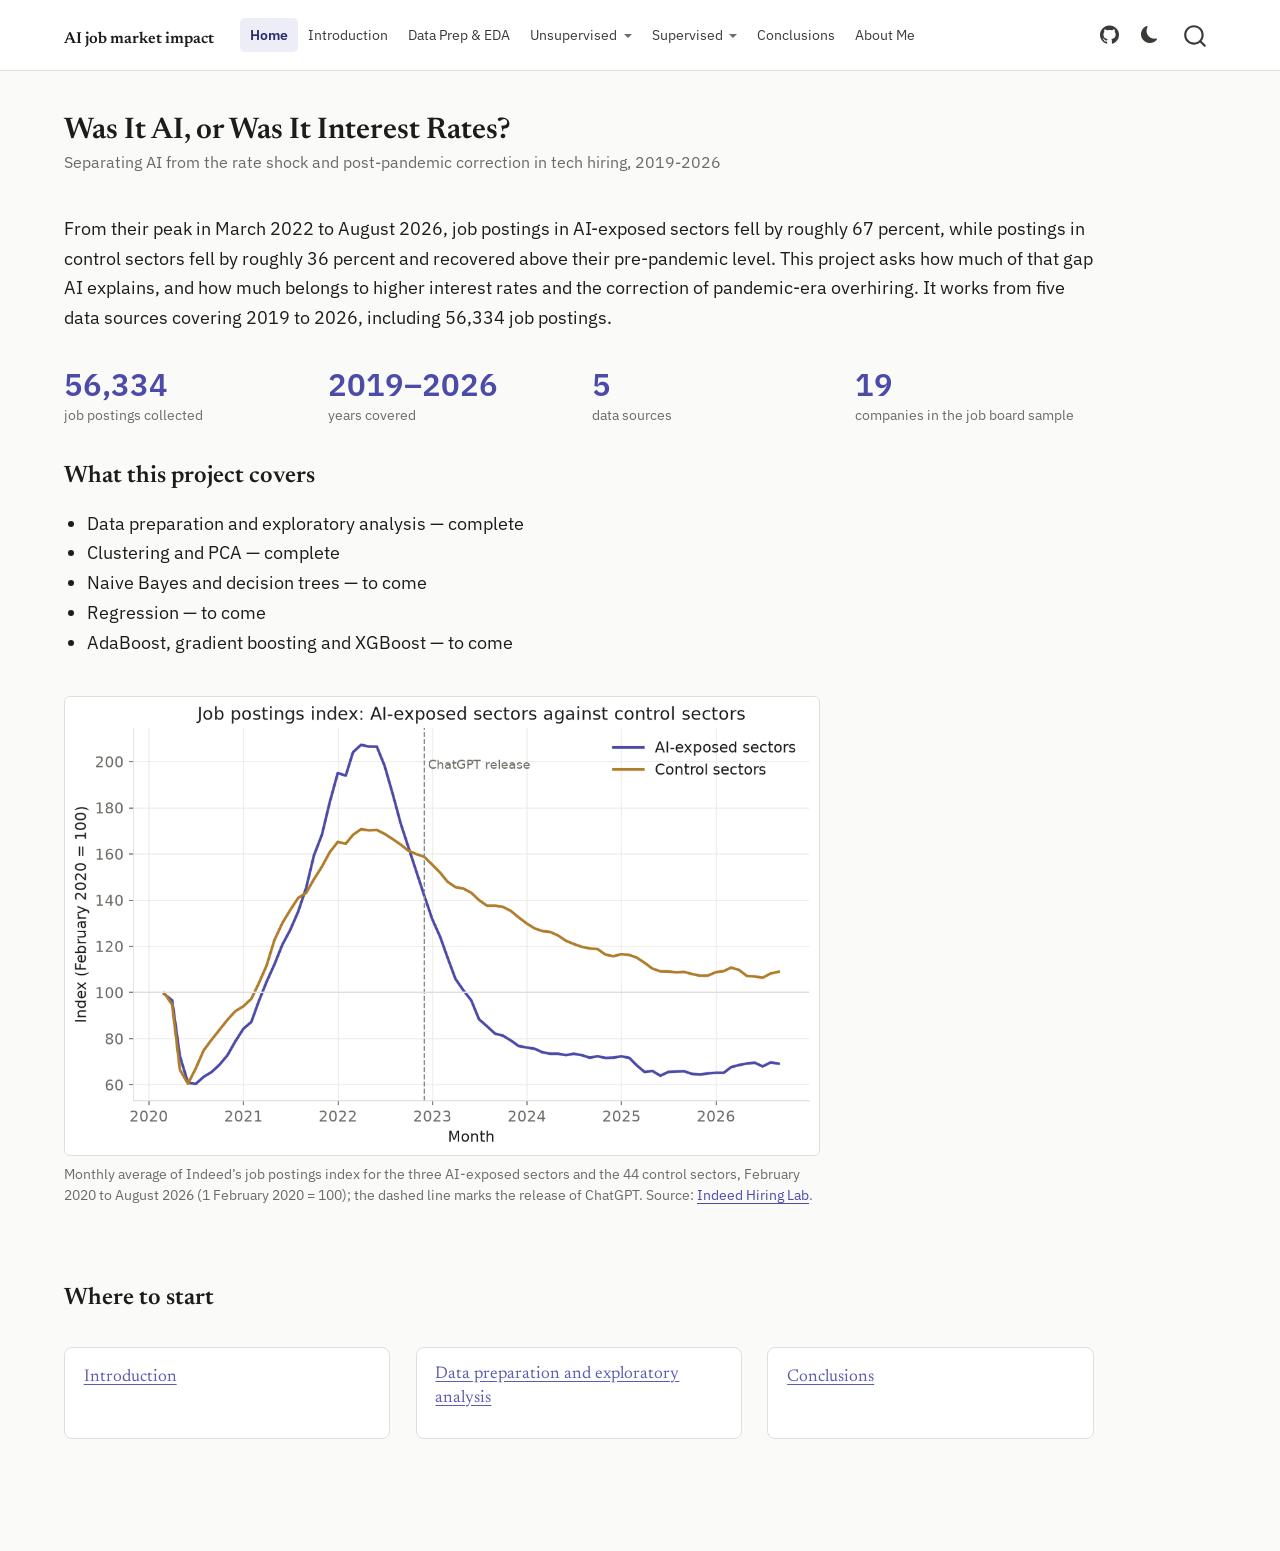
<file: docs/index.html>
<!DOCTYPE html>
<html xmlns="http://www.w3.org/1999/xhtml" lang="en" xml:lang="en"><head>

<meta charset="utf-8">
<meta name="generator" content="quarto-1.10.18">

<meta name="viewport" content="width=device-width, initial-scale=1.0, user-scalable=yes">

<meta name="description" content="Separating AI from the rate shock and post-pandemic correction in tech hiring, 2019-2026">

<title>Was It AI, or Was It Interest Rates? – AI job market impact</title>
<style>
/* Default styles provided by pandoc.
** See https://pandoc.org/MANUAL.html#variables-for-html for config info.
*/
span.smallcaps{font-variant: small-caps;}
div.columns{display: flex; gap: 1.5em;}
div.column{flex: auto;}
@media screen {
div.columns{gap: min(4vw, 1.5em);}
div.column{overflow-x: auto;}
}
div.hanging-indent{margin-left: 1.5em; text-indent: -1.5em;}
ul.task-list{list-style: none;}
ul.task-list li input[type="checkbox"] {
  width: 0.8em;
  margin: 0 0.8em 0.2em -1em; /* quarto-specific, see https://github.com/quarto-dev/quarto-cli/issues/4556 */ 
  vertical-align: middle;
}
</style>


<script src="site_libs/quarto-nav/quarto-nav.js"></script>
<script src="site_libs/quarto-nav/headroom.min.js"></script>
<script src="site_libs/clipboard/clipboard.min.js"></script>
<script src="site_libs/quarto-search/autocomplete.umd.js"></script>
<script src="site_libs/quarto-search/fuse.min.js"></script>
<script src="site_libs/quarto-search/quarto-search.js"></script>
<meta name="quarto:offset" content="./">
<script src="site_libs/quarto-html/quarto.js" type="module"></script>
<script src="site_libs/quarto-html/tabsets/tabsets.js" type="module"></script>
<script src="site_libs/quarto-html/popper.min.js"></script>
<script src="site_libs/quarto-html/tippy.umd.min.js"></script>
<script src="site_libs/quarto-html/anchor.min.js"></script>
<link href="site_libs/quarto-html/tippy.css" rel="stylesheet">
<link href="site_libs/quarto-html/quarto-syntax-highlighting-64a204ab8560d761af7679ceaba22944.css" rel="stylesheet" class="quarto-color-scheme" id="quarto-text-highlighting-styles">
<link href="site_libs/quarto-html/quarto-syntax-highlighting-dark-b85bc7c33db8c58e0ec93c3465666fed.css" rel="stylesheet" class="quarto-color-scheme quarto-color-alternate" id="quarto-text-highlighting-styles">
<link href="site_libs/quarto-html/quarto-syntax-highlighting-64a204ab8560d761af7679ceaba22944.css" rel="stylesheet" class="quarto-color-scheme-extra" id="quarto-text-highlighting-styles">
<script src="site_libs/bootstrap/bootstrap.min.js"></script>
<link href="site_libs/bootstrap/bootstrap-icons.css" rel="stylesheet">
<link href="site_libs/bootstrap/bootstrap-9084e66acd12eae0aa7de9a5ccb9a2e0.min.css" rel="stylesheet" append-hash="true" class="quarto-color-scheme" id="quarto-bootstrap" data-mode="light">
<link href="site_libs/bootstrap/bootstrap-dark-2d8c5dbd272956421086809e24861dbd.min.css" rel="stylesheet" append-hash="true" class="quarto-color-scheme quarto-color-alternate" id="quarto-bootstrap" data-mode="dark">
<link href="site_libs/bootstrap/bootstrap-9084e66acd12eae0aa7de9a5ccb9a2e0.min.css" rel="stylesheet" append-hash="true" class="quarto-color-scheme-extra" id="quarto-bootstrap" data-mode="light">
<script id="quarto-search-options" type="application/json">{
  "location": "navbar",
  "copy-button": false,
  "collapse-after": 3,
  "panel-placement": "end",
  "type": "overlay",
  "limit": 50,
  "keyboard-shortcut": [
    "f",
    "/",
    "s"
  ],
  "show-item-context": false,
  "language": {
    "search-no-results-text": "No results",
    "search-matching-documents-text": "matching documents",
    "search-copy-link-title": "Copy link to search",
    "search-hide-matches-text": "Hide additional matches",
    "search-more-match-text": "more match in this document",
    "search-more-matches-text": "more matches in this document",
    "search-clear-button-title": "Clear",
    "search-text-placeholder": "",
    "search-detached-cancel-button-title": "Cancel",
    "search-submit-button-title": "Submit",
    "search-label": "Search"
  }
}</script>


</head>

<body class="nav-fixed quarto-light"><script id="quarto-html-before-body" type="application/javascript">
    const toggleBodyColorMode = (bsSheetEl) => {
      const mode = bsSheetEl.getAttribute("data-mode");
      const bodyEl = window.document.querySelector("body");
      if (mode === "dark") {
        bodyEl.classList.add("quarto-dark");
        bodyEl.classList.remove("quarto-light");
      } else {
        bodyEl.classList.add("quarto-light");
        bodyEl.classList.remove("quarto-dark");
      }
    }
    const toggleBodyColorPrimary = () => {
      const bsSheetEl = window.document.querySelector("link#quarto-bootstrap:not([rel=disabled-stylesheet])");
      if (bsSheetEl) {
        toggleBodyColorMode(bsSheetEl);
      }
    }
    const setColorSchemeToggle = (alternate) => {
      const toggles = window.document.querySelectorAll('.quarto-color-scheme-toggle');
      for (let i=0; i < toggles.length; i++) {
        const toggle = toggles[i];
        if (toggle) {
          if (alternate) {
            toggle.classList.add("alternate");
          } else {
            toggle.classList.remove("alternate");
          }
        }
      }
    };
    const toggleColorMode = (alternate) => {
      // Switch the stylesheets
      const primaryStylesheets = window.document.querySelectorAll('link.quarto-color-scheme:not(.quarto-color-alternate)');
      const alternateStylesheets = window.document.querySelectorAll('link.quarto-color-scheme.quarto-color-alternate');
      manageTransitions('#quarto-margin-sidebar .nav-link', false);
      if (alternate) {
        // note: dark is layered on light, we don't disable primary!
        enableStylesheet(alternateStylesheets);
        for (const sheetNode of alternateStylesheets) {
          if (sheetNode.id === "quarto-bootstrap") {
            toggleBodyColorMode(sheetNode);
          }
        }
      } else {
        disableStylesheet(alternateStylesheets);
        enableStylesheet(primaryStylesheets)
        toggleBodyColorPrimary();
      }
      manageTransitions('#quarto-margin-sidebar .nav-link', true);
      // Switch the toggles
      setColorSchemeToggle(alternate)
      // Hack to workaround the fact that safari doesn't
      // properly recolor the scrollbar when toggling (#1455)
      if (navigator.userAgent.indexOf('Safari') > 0 && navigator.userAgent.indexOf('Chrome') == -1) {
        manageTransitions("body", false);
        window.scrollTo(0, 1);
        setTimeout(() => {
          window.scrollTo(0, 0);
          manageTransitions("body", true);
        }, 40);
      }
    }
    const disableStylesheet = (stylesheets) => {
      for (let i=0; i < stylesheets.length; i++) {
        const stylesheet = stylesheets[i];
        stylesheet.rel = 'disabled-stylesheet';
      }
    }
    const enableStylesheet = (stylesheets) => {
      for (let i=0; i < stylesheets.length; i++) {
        const stylesheet = stylesheets[i];
        if(stylesheet.rel !== 'stylesheet') { // for Chrome, which will still FOUC without this check
          stylesheet.rel = 'stylesheet';
        }
      }
    }
    const manageTransitions = (selector, allowTransitions) => {
      const els = window.document.querySelectorAll(selector);
      for (let i=0; i < els.length; i++) {
        const el = els[i];
        if (allowTransitions) {
          el.classList.remove('notransition');
        } else {
          el.classList.add('notransition');
        }
      }
    }
    const isFileUrl = () => {
      return window.location.protocol === 'file:';
    }
    const hasAlternateSentinel = () => {
      let styleSentinel = getColorSchemeSentinel();
      if (styleSentinel !== null) {
        return styleSentinel === "alternate";
      } else {
        return false;
      }
    }
    const setStyleSentinel = (alternate) => {
      const value = alternate ? "alternate" : "default";
      if (!isFileUrl()) {
        window.localStorage.setItem("quarto-color-scheme", value);
      } else {
        localAlternateSentinel = value;
      }
    }
    const getColorSchemeSentinel = () => {
      if (!isFileUrl()) {
        const storageValue = window.localStorage.getItem("quarto-color-scheme");
        return storageValue != null ? storageValue : localAlternateSentinel;
      } else {
        return localAlternateSentinel;
      }
    }
    const toggleGiscusIfUsed = (isAlternate, darkModeDefault) => {
      const baseTheme = document.querySelector('#giscus-base-theme')?.value ?? 'light';
      const alternateTheme = document.querySelector('#giscus-alt-theme')?.value ?? 'dark';
      let newTheme = '';
      if(authorPrefersDark) {
        newTheme = isAlternate ? baseTheme : alternateTheme;
      } else {
        newTheme = isAlternate ? alternateTheme : baseTheme;
      }
      const changeGiscusTheme = () => {
        // From: https://github.com/giscus/giscus/issues/336
        const sendMessage = (message) => {
          const iframe = document.querySelector('iframe.giscus-frame');
          if (!iframe) return;
          iframe.contentWindow.postMessage({ giscus: message }, 'https://giscus.app');
        }
        sendMessage({
          setConfig: {
            theme: newTheme
          }
        });
      }
      const isGiscussLoaded = window.document.querySelector('iframe.giscus-frame') !== null;
      if (isGiscussLoaded) {
        changeGiscusTheme();
      }
    };
    const authorPrefersDark = false;
    const darkModeDefault = authorPrefersDark;
      document.querySelector('link#quarto-text-highlighting-styles.quarto-color-scheme-extra').rel = 'disabled-stylesheet';
      document.querySelector('link#quarto-bootstrap.quarto-color-scheme-extra').rel = 'disabled-stylesheet';
    let localAlternateSentinel = darkModeDefault ? 'alternate' : 'default';
    // Dark / light mode switch
    window.quartoToggleColorScheme = () => {
      // Read the current dark / light value
      let toAlternate = !hasAlternateSentinel();
      toggleColorMode(toAlternate);
      setStyleSentinel(toAlternate);
      toggleGiscusIfUsed(toAlternate, darkModeDefault);
      window.dispatchEvent(new Event('resize'));
    };
    // Switch to dark mode if need be
    if (hasAlternateSentinel()) {
      toggleColorMode(true);
    } else {
      toggleColorMode(false);
    }
  </script>

<div id="quarto-search-results"></div>
  <header id="quarto-header" class="headroom fixed-top">
    <nav class="navbar navbar-expand-xl " data-bs-theme="dark">
      <div class="navbar-container container-fluid">
      <div class="navbar-brand-container mx-auto">
    <a class="navbar-brand" href="./index.html">
    <span class="navbar-title">AI job market impact</span>
    </a>
  </div>
            <div id="quarto-search" class="" title="Search"></div>
          <button class="navbar-toggler" type="button" data-bs-toggle="collapse" data-bs-target="#navbarCollapse" aria-controls="navbarCollapse" role="menu" aria-expanded="false" aria-label="Toggle navigation" onclick="if (window.quartoToggleHeadroom) { window.quartoToggleHeadroom(); }">
  <span class="navbar-toggler-icon"></span>
</button>
          <div class="collapse navbar-collapse" id="navbarCollapse">
            <ul class="navbar-nav navbar-nav-scroll me-auto">
  <li class="nav-item">
    <a class="nav-link active" href="./index.html" aria-current="page"> 
<span class="menu-text">Home</span></a>
  </li>  
  <li class="nav-item">
    <a class="nav-link" href="./introduction.html"> 
<span class="menu-text">Introduction</span></a>
  </li>  
  <li class="nav-item">
    <a class="nav-link" href="./dataprep_eda.html"> 
<span class="menu-text">Data Prep &amp; EDA</span></a>
  </li>  
  <li class="nav-item dropdown ">
    <a class="nav-link dropdown-toggle" href="#" id="nav-menu-unsupervised" role="link" data-bs-toggle="dropdown" aria-expanded="false">
 <span class="menu-text">Unsupervised</span>
    </a>
    <ul class="dropdown-menu" aria-labelledby="nav-menu-unsupervised">    
        <li>
    <a class="dropdown-item" href="./clustering.html">
 <span class="dropdown-text">Clustering</span></a>
  </li>  
        <li>
    <a class="dropdown-item" href="./pca.html">
 <span class="dropdown-text">PCA</span></a>
  </li>  
    </ul>
  </li>
  <li class="nav-item dropdown ">
    <a class="nav-link dropdown-toggle" href="#" id="nav-menu-supervised" role="link" data-bs-toggle="dropdown" aria-expanded="false">
 <span class="menu-text">Supervised</span>
    </a>
    <ul class="dropdown-menu" aria-labelledby="nav-menu-supervised">    
        <li>
    <a class="dropdown-item" href="./naivebayes.html">
 <span class="dropdown-text">Naive Bayes</span></a>
  </li>  
        <li>
    <a class="dropdown-item" href="./dectrees.html">
 <span class="dropdown-text">Decision Trees</span></a>
  </li>  
        <li>
    <a class="dropdown-item" href="./regression.html">
 <span class="dropdown-text">Regression</span></a>
  </li>  
        <li>
    <a class="dropdown-item" href="./adaboost.html">
 <span class="dropdown-text">AdaBoost</span></a>
  </li>  
        <li>
    <a class="dropdown-item" href="./gradientboosting.html">
 <span class="dropdown-text">Gradient Boosting</span></a>
  </li>  
        <li>
    <a class="dropdown-item" href="./xgboost.html">
 <span class="dropdown-text">XGBoost</span></a>
  </li>  
    </ul>
  </li>
  <li class="nav-item">
    <a class="nav-link" href="./conclusions.html"> 
<span class="menu-text">Conclusions</span></a>
  </li>  
  <li class="nav-item">
    <a class="nav-link" href="./about.html"> 
<span class="menu-text">About Me</span></a>
  </li>  
</ul>
            <ul class="navbar-nav navbar-nav-scroll ms-auto">
  <li class="nav-item compact">
    <a class="nav-link" href="https://github.com/RahulHipparkar/ai-job-market-impact"> <i class="bi bi-github" role="img">
</i> 
<span class="menu-text"></span></a>
  </li>  
</ul>
          </div> <!-- /navcollapse -->
            <div class="quarto-navbar-tools">
  <a href="" class="quarto-color-scheme-toggle quarto-navigation-tool  px-1" onclick="window.quartoToggleColorScheme(); return false;" title="Toggle dark mode"><i class="bi"></i></a>
</div>
      </div> <!-- /container-fluid -->
    </nav>
</header>
<!-- content -->
<div id="quarto-content" class="quarto-container page-columns page-rows-contents page-layout-full page-navbar">
<!-- sidebar -->
<!-- margin-sidebar -->
    
<!-- main -->
<main class="content column-page" id="quarto-document-content">


<header id="title-block-header" class="quarto-title-block default">
<div class="quarto-title">
<h1 class="title">Was It AI, or Was It Interest Rates?</h1>
</div>

<div>
  <div class="description">
    Separating AI from the rate shock and post-pandemic correction in tech hiring, 2019-2026
  </div>
</div>


<div class="quarto-title-meta column-page">

    
  
    
  </div>
  


</header>


<p>From their peak in March 2022 to August 2026, job postings in AI-exposed sectors fell by roughly 67 percent, while postings in control sectors fell by roughly 36 percent and recovered above their pre-pandemic level. This project asks how much of that gap AI explains, and how much belongs to higher interest rates and the correction of pandemic-era overhiring. It works from five data sources covering 2019 to 2026, including 56,334 job postings.</p>
<div class="key-numbers">
<div class="key-number">
  <span class="key-number-value">56,334</span>
  <span class="key-number-label">job postings collected</span>
</div>

<div class="key-number">
  <span class="key-number-value">2019–2026</span>
  <span class="key-number-label">years covered</span>
</div>

<div class="key-number">
  <span class="key-number-value">5</span>
  <span class="key-number-label">data sources</span>
</div>

<div class="key-number">
  <span class="key-number-value">19</span>
  <span class="key-number-label">companies in the job board sample</span>
</div>
</div>
<section id="what-this-project-covers" class="level2">
<h2 class="anchored" data-anchor-id="what-this-project-covers">What this project covers</h2>
<ul>
<li>Data preparation and exploratory analysis — complete</li>
<li>Clustering and PCA — complete</li>
<li>Naive Bayes and decision trees — to come</li>
<li>Regression — to come</li>
<li>AdaBoost, gradient boosting and XGBoost — to come</li>
</ul>
<div class="quarto-figure quarto-figure-center">
<figure class="figure">
<p><img src="figures/indeed_sector_divergence.png" class="img-fluid figure-img" alt="Line chart of the Indeed job postings index for AI-exposed and control sectors, 2020 to 2026, with the ChatGPT release marked. Both rise to a 2022 peak, then AI-exposed postings fall to about 70 while control sectors settle near 110."></p>
<figcaption>Monthly average of Indeed’s job postings index for the three AI-exposed sectors and the 44 control sectors, February 2020 to August 2026 (1 February 2020 = 100); the dashed line marks the release of ChatGPT. Source: <a href="https://github.com/hiring-lab/job_postings_tracker">Indeed Hiring Lab</a>.</figcaption>
</figure>
</div>
</section>
<section id="where-to-start" class="level2">
<h2 class="anchored" data-anchor-id="where-to-start">Where to start</h2>
<div class="figure-grid">
<div class="figure-card">
<section id="introduction" class="level4 figure-card-body">
<h4 class="anchored" data-anchor-id="introduction"><a href="./introduction.html">Introduction</a></h4>
</section>
</div>
<div class="figure-card">
<section id="data-preparation-and-exploratory-analysis" class="level4 figure-card-body">
<h4 class="anchored" data-anchor-id="data-preparation-and-exploratory-analysis"><a href="./dataprep_eda.html">Data preparation and exploratory analysis</a></h4>
</section>
</div>
<div class="figure-card">
<section id="conclusions" class="level4 figure-card-body">
<h4 class="anchored" data-anchor-id="conclusions"><a href="./conclusions.html">Conclusions</a></h4>
</section>
</div>
</div>


</section>

</main> <!-- /main -->
<script id="quarto-html-after-body" type="application/javascript">
  window.document.addEventListener("DOMContentLoaded", function (event) {
    // Ensure there is a toggle, if there isn't float one in the top right
    if (window.document.querySelector('.quarto-color-scheme-toggle') === null) {
      const a = window.document.createElement('a');
      a.classList.add('top-right');
      a.classList.add('quarto-color-scheme-toggle');
      a.href = "";
      a.onclick = function() { try { window.quartoToggleColorScheme(); } catch {} return false; };
      const i = window.document.createElement("i");
      i.classList.add('bi');
      a.appendChild(i);
      window.document.body.appendChild(a);
    }
    setColorSchemeToggle(hasAlternateSentinel())
    const icon = "";
    const anchorJS = new window.AnchorJS();
    anchorJS.options = {
      placement: 'right',
      icon: icon
    };
    anchorJS.add('.anchored');
    const isCodeAnnotation = (el) => {
      for (const clz of el.classList) {
        if (clz.startsWith('code-annotation-')) {                     
          return true;
        }
      }
      return false;
    }
    const onCopySuccess = function(e) {
      // button target
      const button = e.trigger;
      // don't keep focus
      button.blur();
      // flash "checked"
      button.classList.add('code-copy-button-checked');
      var currentTitle = button.getAttribute("title");
      button.setAttribute("title", "Copied!");
      let tooltip;
      if (window.bootstrap) {
        button.setAttribute("data-bs-toggle", "tooltip");
        button.setAttribute("data-bs-placement", "left");
        button.setAttribute("data-bs-title", "Copied!");
        tooltip = new bootstrap.Tooltip(button, 
          { trigger: "manual", 
            customClass: "code-copy-button-tooltip",
            offset: [0, -8]});
        tooltip.show();    
      }
      setTimeout(function() {
        if (tooltip) {
          tooltip.hide();
          button.removeAttribute("data-bs-title");
          button.removeAttribute("data-bs-toggle");
          button.removeAttribute("data-bs-placement");
        }
        button.setAttribute("title", currentTitle);
        button.classList.remove('code-copy-button-checked');
      }, 1000);
      // clear code selection
      e.clearSelection();
    }
    const getTextToCopy = function(trigger) {
      const outerScaffold = trigger.parentElement.cloneNode(true);
      const codeEl = outerScaffold.querySelector('code');
      for (const childEl of codeEl.children) {
        if (isCodeAnnotation(childEl)) {
          childEl.remove();
        }
      }
      return codeEl.innerText;
    }
    const clipboard = new window.ClipboardJS('.code-copy-button:not([data-in-quarto-modal])', {
      text: getTextToCopy
    });
    clipboard.on('success', onCopySuccess);
    if (window.document.getElementById('quarto-embedded-source-code-modal')) {
      const clipboardModal = new window.ClipboardJS('.code-copy-button[data-in-quarto-modal]', {
        text: getTextToCopy,
        container: window.document.getElementById('quarto-embedded-source-code-modal')
      });
      clipboardModal.on('success', onCopySuccess);
    }
      var localhostRegex = new RegExp(/^(?:http|https):\/\/localhost\:?[0-9]*\//);
      var mailtoRegex = new RegExp(/^mailto:/);
        var filterRegex = new RegExp('/' + window.location.host + '/');
      var isInternal = (href) => {
          return filterRegex.test(href) || localhostRegex.test(href) || mailtoRegex.test(href);
      }
      // Inspect non-navigation links and adorn them if external
     var links = window.document.querySelectorAll('a[href]:not(.nav-link):not(.navbar-brand):not(.toc-action):not(.sidebar-link):not(.sidebar-item-toggle):not(.pagination-link):not(.no-external):not([aria-hidden]):not(.dropdown-item):not(.quarto-navigation-tool):not(.about-link)');
      for (var i=0; i<links.length; i++) {
        const link = links[i];
        if (!isInternal(link.href)) {
          // undo the damage that might have been done by quarto-nav.js in the case of
          // links that we want to consider external
          if (link.dataset.originalHref !== undefined) {
            link.href = link.dataset.originalHref;
          }
        }
      }
    function tippyHover(el, contentFn, onTriggerFn, onUntriggerFn) {
      const config = {
        allowHTML: true,
        maxWidth: 500,
        delay: 100,
        arrow: false,
        appendTo: function(el) {
            return el.parentElement;
        },
        interactive: true,
        interactiveBorder: 10,
        theme: 'quarto',
        placement: 'bottom-start',
      };
      if (contentFn) {
        config.content = contentFn;
      }
      if (onTriggerFn) {
        config.onTrigger = onTriggerFn;
      }
      if (onUntriggerFn) {
        config.onUntrigger = onUntriggerFn;
      }
      window.tippy(el, config); 
    }
    const noterefs = window.document.querySelectorAll('a[role="doc-noteref"]');
    for (var i=0; i<noterefs.length; i++) {
      const ref = noterefs[i];
      tippyHover(ref, function() {
        // use id or data attribute instead here
        let href = ref.getAttribute('data-footnote-href') || ref.getAttribute('href');
        try { href = new URL(href).hash; } catch {}
        const id = href.replace(/^#\/?/, "");
        const note = window.document.getElementById(id);
        if (note) {
          return note.innerHTML;
        } else {
          return "";
        }
      });
    }
    const xrefs = window.document.querySelectorAll('a.quarto-xref');
    const processXRef = (id, note) => {
      // Strip column container classes
      const stripColumnClz = (el) => {
        el.classList.remove("page-full", "page-columns");
        if (el.children) {
          for (const child of el.children) {
            stripColumnClz(child);
          }
        }
      }
      stripColumnClz(note)
      if (id === null || id.startsWith('sec-')) {
        // Special case sections, only their first couple elements
        const container = document.createElement("div");
        if (note.children && note.children.length > 2) {
          container.appendChild(note.children[0].cloneNode(true));
          for (let i = 1; i < note.children.length; i++) {
            const child = note.children[i];
            if (child.tagName === "P" && child.innerText === "") {
              continue;
            } else {
              container.appendChild(child.cloneNode(true));
              break;
            }
          }
          if (window.Quarto?.typesetMath) {
            window.Quarto.typesetMath(container);
          }
          return container.innerHTML
        } else {
          if (window.Quarto?.typesetMath) {
            window.Quarto.typesetMath(note);
          }
          return note.innerHTML;
        }
      } else {
        // Remove any anchor links if they are present
        const anchorLink = note.querySelector('a.anchorjs-link');
        if (anchorLink) {
          anchorLink.remove();
        }
        if (window.Quarto?.typesetMath) {
          window.Quarto.typesetMath(note);
        }
        if (note.classList.contains("callout")) {
          return note.outerHTML;
        } else {
          return note.innerHTML;
        }
      }
    }
    for (var i=0; i<xrefs.length; i++) {
      const xref = xrefs[i];
      tippyHover(xref, undefined, function(instance) {
        instance.disable();
        let url = xref.getAttribute('href');
        let hash = undefined; 
        if (url.startsWith('#')) {
          hash = url;
        } else {
          try { hash = new URL(url).hash; } catch {}
        }
        if (hash) {
          const id = hash.replace(/^#\/?/, "");
          const note = window.document.getElementById(id);
          if (note !== null) {
            try {
              const html = processXRef(id, note.cloneNode(true));
              instance.setContent(html);
            } finally {
              instance.enable();
              instance.show();
            }
          } else {
            // See if we can fetch this
            fetch(url.split('#')[0])
            .then(res => res.text())
            .then(html => {
              const parser = new DOMParser();
              const htmlDoc = parser.parseFromString(html, "text/html");
              const note = htmlDoc.getElementById(id);
              if (note !== null) {
                const html = processXRef(id, note);
                instance.setContent(html);
              } 
            }).finally(() => {
              instance.enable();
              instance.show();
            });
          }
        } else {
          // See if we can fetch a full url (with no hash to target)
          // This is a special case and we should probably do some content thinning / targeting
          fetch(url)
          .then(res => res.text())
          .then(html => {
            const parser = new DOMParser();
            const htmlDoc = parser.parseFromString(html, "text/html");
            const note = htmlDoc.querySelector('main.content');
            if (note !== null) {
              // This should only happen for chapter cross references
              // (since there is no id in the URL)
              // remove the first header
              if (note.children.length > 0 && note.children[0].tagName === "HEADER") {
                note.children[0].remove();
              }
              const html = processXRef(null, note);
              instance.setContent(html);
            } 
          }).finally(() => {
            instance.enable();
            instance.show();
          });
        }
      }, function(instance) {
      });
    }
        let selectedAnnoteEl;
        const selectorForAnnotation = ( cell, annotation) => {
          let cellAttr = 'data-code-cell="' + cell + '"';
          let lineAttr = 'data-code-annotation="' +  annotation + '"';
          const selector = 'span[' + cellAttr + '][' + lineAttr + ']';
          return selector;
        }
        const selectCodeLines = (annoteEl) => {
          const doc = window.document;
          const targetCell = annoteEl.getAttribute("data-target-cell");
          const targetAnnotation = annoteEl.getAttribute("data-target-annotation");
          const annoteSpan = window.document.querySelector(selectorForAnnotation(targetCell, targetAnnotation));
          const lines = annoteSpan.getAttribute("data-code-lines").split(",");
          const lineIds = lines.map((line) => {
            return targetCell + "-" + line;
          })
          let top = null;
          let height = null;
          let parent = null;
          if (lineIds.length > 0) {
              //compute the position of the single el (top and bottom and make a div)
              const el = window.document.getElementById(lineIds[0]);
              top = el.offsetTop;
              height = el.offsetHeight;
              parent = el.parentElement.parentElement;
            if (lineIds.length > 1) {
              const lastEl = window.document.getElementById(lineIds[lineIds.length - 1]);
              const bottom = lastEl.offsetTop + lastEl.offsetHeight;
              height = bottom - top;
            }
            if (top !== null && height !== null && parent !== null) {
              // cook up a div (if necessary) and position it 
              let div = window.document.getElementById("code-annotation-line-highlight");
              if (div === null) {
                div = window.document.createElement("div");
                div.setAttribute("id", "code-annotation-line-highlight");
                div.style.position = 'absolute';
                parent.appendChild(div);
              }
              div.style.top = top - 2 + "px";
              div.style.height = height + 4 + "px";
              div.style.left = 0;
              let gutterDiv = window.document.getElementById("code-annotation-line-highlight-gutter");
              if (gutterDiv === null) {
                gutterDiv = window.document.createElement("div");
                gutterDiv.setAttribute("id", "code-annotation-line-highlight-gutter");
                gutterDiv.style.position = 'absolute';
                const codeCell = window.document.getElementById(targetCell);
                const gutter = codeCell.querySelector('.code-annotation-gutter');
                gutter.appendChild(gutterDiv);
              }
              gutterDiv.style.top = top - 2 + "px";
              gutterDiv.style.height = height + 4 + "px";
            }
            selectedAnnoteEl = annoteEl;
          }
        };
        const unselectCodeLines = () => {
          const elementsIds = ["code-annotation-line-highlight", "code-annotation-line-highlight-gutter"];
          elementsIds.forEach((elId) => {
            const div = window.document.getElementById(elId);
            if (div) {
              div.remove();
            }
          });
          selectedAnnoteEl = undefined;
        };
          // Handle positioning of the toggle
      window.addEventListener(
        "resize",
        throttle(() => {
          elRect = undefined;
          if (selectedAnnoteEl) {
            selectCodeLines(selectedAnnoteEl);
          }
        }, 10)
      );
      function throttle(fn, ms) {
      let throttle = false;
      let timer;
        return (...args) => {
          if(!throttle) { // first call gets through
              fn.apply(this, args);
              throttle = true;
          } else { // all the others get throttled
              if(timer) clearTimeout(timer); // cancel #2
              timer = setTimeout(() => {
                fn.apply(this, args);
                timer = throttle = false;
              }, ms);
          }
        };
      }
        // Attach click handler to the DT
        const annoteDls = window.document.querySelectorAll('dt[data-target-cell]');
        for (const annoteDlNode of annoteDls) {
          annoteDlNode.addEventListener('click', (event) => {
            const clickedEl = event.target;
            if (clickedEl !== selectedAnnoteEl) {
              unselectCodeLines();
              const activeEl = window.document.querySelector('dt[data-target-cell].code-annotation-active');
              if (activeEl) {
                activeEl.classList.remove('code-annotation-active');
              }
              selectCodeLines(clickedEl);
              clickedEl.classList.add('code-annotation-active');
            } else {
              // Unselect the line
              unselectCodeLines();
              clickedEl.classList.remove('code-annotation-active');
            }
          });
        }
    const findCites = (el) => {
      const parentEl = el.parentElement;
      if (parentEl) {
        const cites = parentEl.dataset.cites;
        if (cites) {
          return {
            el,
            cites: cites.split(' ')
          };
        } else {
          return findCites(el.parentElement)
        }
      } else {
        return undefined;
      }
    };
    var bibliorefs = window.document.querySelectorAll('a[role="doc-biblioref"]');
    for (var i=0; i<bibliorefs.length; i++) {
      const ref = bibliorefs[i];
      const citeInfo = findCites(ref);
      if (citeInfo) {
        tippyHover(citeInfo.el, function() {
          var popup = window.document.createElement('div');
          citeInfo.cites.forEach(function(cite) {
            var citeDiv = window.document.createElement('div');
            citeDiv.classList.add('hanging-indent');
            citeDiv.classList.add('csl-entry');
            var biblioDiv = window.document.getElementById('ref-' + cite);
            if (biblioDiv) {
              citeDiv.innerHTML = biblioDiv.innerHTML;
            }
            popup.appendChild(citeDiv);
          });
          return popup.innerHTML;
        });
      }
    }
  });
  </script>
</div> <!-- /content -->




</body></html>
</file>
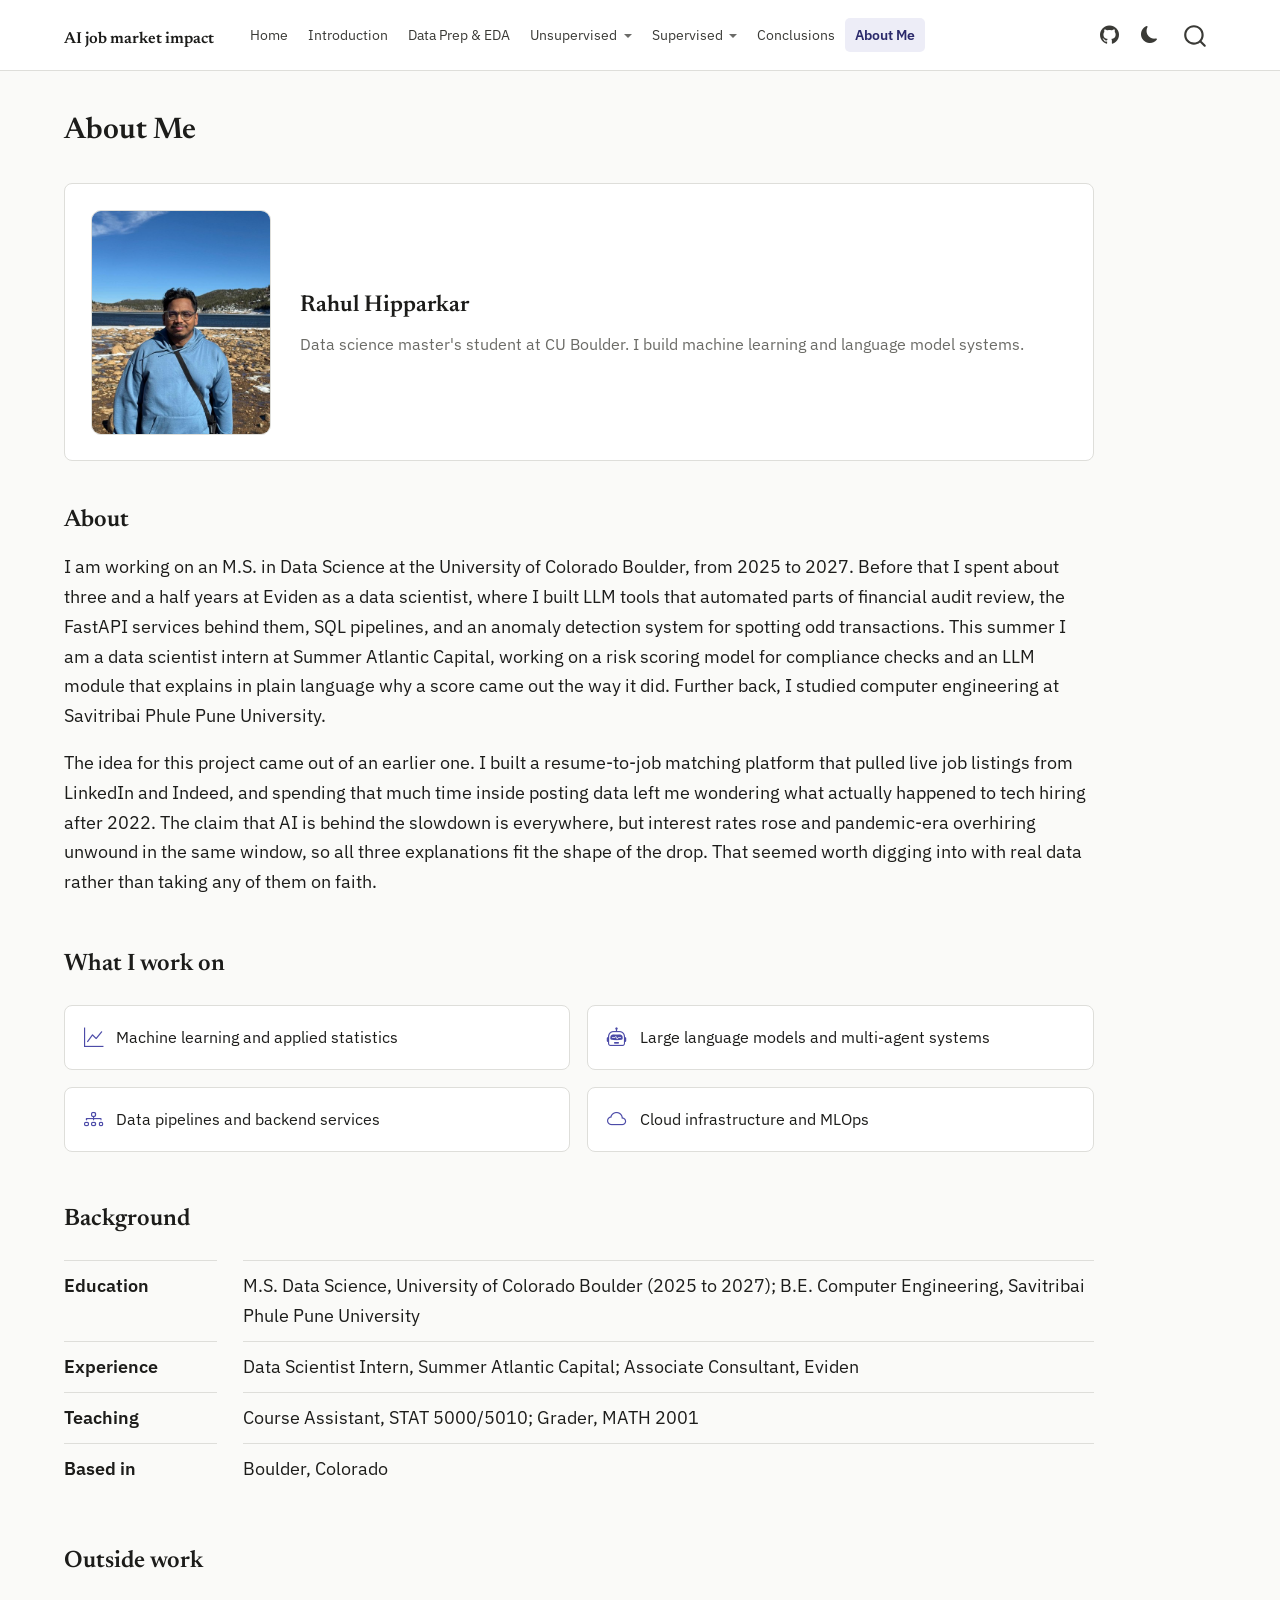
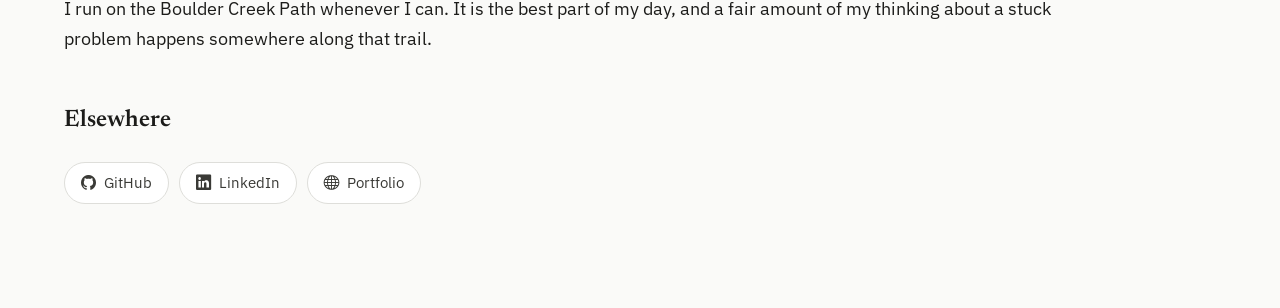
<file: docs/about.html>
<!DOCTYPE html>
<html xmlns="http://www.w3.org/1999/xhtml" lang="en" xml:lang="en"><head>

<meta charset="utf-8">
<meta name="generator" content="quarto-1.10.18">

<meta name="viewport" content="width=device-width, initial-scale=1.0, user-scalable=yes">


<title>About Me – AI job market impact</title>
<style>
/* Default styles provided by pandoc.
** See https://pandoc.org/MANUAL.html#variables-for-html for config info.
*/
span.smallcaps{font-variant: small-caps;}
div.columns{display: flex; gap: 1.5em;}
div.column{flex: auto;}
@media screen {
div.columns{gap: min(4vw, 1.5em);}
div.column{overflow-x: auto;}
}
div.hanging-indent{margin-left: 1.5em; text-indent: -1.5em;}
ul.task-list{list-style: none;}
ul.task-list li input[type="checkbox"] {
  width: 0.8em;
  margin: 0 0.8em 0.2em -1em; /* quarto-specific, see https://github.com/quarto-dev/quarto-cli/issues/4556 */ 
  vertical-align: middle;
}
</style>


<script src="site_libs/quarto-nav/quarto-nav.js"></script>
<script src="site_libs/quarto-nav/headroom.min.js"></script>
<script src="site_libs/clipboard/clipboard.min.js"></script>
<script src="site_libs/quarto-search/autocomplete.umd.js"></script>
<script src="site_libs/quarto-search/fuse.min.js"></script>
<script src="site_libs/quarto-search/quarto-search.js"></script>
<meta name="quarto:offset" content="./">
<script src="site_libs/quarto-html/quarto.js" type="module"></script>
<script src="site_libs/quarto-html/tabsets/tabsets.js" type="module"></script>
<script src="site_libs/quarto-html/popper.min.js"></script>
<script src="site_libs/quarto-html/tippy.umd.min.js"></script>
<script src="site_libs/quarto-html/anchor.min.js"></script>
<link href="site_libs/quarto-html/tippy.css" rel="stylesheet">
<link href="site_libs/quarto-html/quarto-syntax-highlighting-64a204ab8560d761af7679ceaba22944.css" rel="stylesheet" class="quarto-color-scheme" id="quarto-text-highlighting-styles">
<link href="site_libs/quarto-html/quarto-syntax-highlighting-dark-b85bc7c33db8c58e0ec93c3465666fed.css" rel="stylesheet" class="quarto-color-scheme quarto-color-alternate" id="quarto-text-highlighting-styles">
<link href="site_libs/quarto-html/quarto-syntax-highlighting-64a204ab8560d761af7679ceaba22944.css" rel="stylesheet" class="quarto-color-scheme-extra" id="quarto-text-highlighting-styles">
<script src="site_libs/bootstrap/bootstrap.min.js"></script>
<link href="site_libs/bootstrap/bootstrap-icons.css" rel="stylesheet">
<link href="site_libs/bootstrap/bootstrap-9084e66acd12eae0aa7de9a5ccb9a2e0.min.css" rel="stylesheet" append-hash="true" class="quarto-color-scheme" id="quarto-bootstrap" data-mode="light">
<link href="site_libs/bootstrap/bootstrap-dark-2d8c5dbd272956421086809e24861dbd.min.css" rel="stylesheet" append-hash="true" class="quarto-color-scheme quarto-color-alternate" id="quarto-bootstrap" data-mode="dark">
<link href="site_libs/bootstrap/bootstrap-9084e66acd12eae0aa7de9a5ccb9a2e0.min.css" rel="stylesheet" append-hash="true" class="quarto-color-scheme-extra" id="quarto-bootstrap" data-mode="light">
<script id="quarto-search-options" type="application/json">{
  "location": "navbar",
  "copy-button": false,
  "collapse-after": 3,
  "panel-placement": "end",
  "type": "overlay",
  "limit": 50,
  "keyboard-shortcut": [
    "f",
    "/",
    "s"
  ],
  "show-item-context": false,
  "language": {
    "search-no-results-text": "No results",
    "search-matching-documents-text": "matching documents",
    "search-copy-link-title": "Copy link to search",
    "search-hide-matches-text": "Hide additional matches",
    "search-more-match-text": "more match in this document",
    "search-more-matches-text": "more matches in this document",
    "search-clear-button-title": "Clear",
    "search-text-placeholder": "",
    "search-detached-cancel-button-title": "Cancel",
    "search-submit-button-title": "Submit",
    "search-label": "Search"
  }
}</script>


</head>

<body class="nav-fixed quarto-light"><script id="quarto-html-before-body" type="application/javascript">
    const toggleBodyColorMode = (bsSheetEl) => {
      const mode = bsSheetEl.getAttribute("data-mode");
      const bodyEl = window.document.querySelector("body");
      if (mode === "dark") {
        bodyEl.classList.add("quarto-dark");
        bodyEl.classList.remove("quarto-light");
      } else {
        bodyEl.classList.add("quarto-light");
        bodyEl.classList.remove("quarto-dark");
      }
    }
    const toggleBodyColorPrimary = () => {
      const bsSheetEl = window.document.querySelector("link#quarto-bootstrap:not([rel=disabled-stylesheet])");
      if (bsSheetEl) {
        toggleBodyColorMode(bsSheetEl);
      }
    }
    const setColorSchemeToggle = (alternate) => {
      const toggles = window.document.querySelectorAll('.quarto-color-scheme-toggle');
      for (let i=0; i < toggles.length; i++) {
        const toggle = toggles[i];
        if (toggle) {
          if (alternate) {
            toggle.classList.add("alternate");
          } else {
            toggle.classList.remove("alternate");
          }
        }
      }
    };
    const toggleColorMode = (alternate) => {
      // Switch the stylesheets
      const primaryStylesheets = window.document.querySelectorAll('link.quarto-color-scheme:not(.quarto-color-alternate)');
      const alternateStylesheets = window.document.querySelectorAll('link.quarto-color-scheme.quarto-color-alternate');
      manageTransitions('#quarto-margin-sidebar .nav-link', false);
      if (alternate) {
        // note: dark is layered on light, we don't disable primary!
        enableStylesheet(alternateStylesheets);
        for (const sheetNode of alternateStylesheets) {
          if (sheetNode.id === "quarto-bootstrap") {
            toggleBodyColorMode(sheetNode);
          }
        }
      } else {
        disableStylesheet(alternateStylesheets);
        enableStylesheet(primaryStylesheets)
        toggleBodyColorPrimary();
      }
      manageTransitions('#quarto-margin-sidebar .nav-link', true);
      // Switch the toggles
      setColorSchemeToggle(alternate)
      // Hack to workaround the fact that safari doesn't
      // properly recolor the scrollbar when toggling (#1455)
      if (navigator.userAgent.indexOf('Safari') > 0 && navigator.userAgent.indexOf('Chrome') == -1) {
        manageTransitions("body", false);
        window.scrollTo(0, 1);
        setTimeout(() => {
          window.scrollTo(0, 0);
          manageTransitions("body", true);
        }, 40);
      }
    }
    const disableStylesheet = (stylesheets) => {
      for (let i=0; i < stylesheets.length; i++) {
        const stylesheet = stylesheets[i];
        stylesheet.rel = 'disabled-stylesheet';
      }
    }
    const enableStylesheet = (stylesheets) => {
      for (let i=0; i < stylesheets.length; i++) {
        const stylesheet = stylesheets[i];
        if(stylesheet.rel !== 'stylesheet') { // for Chrome, which will still FOUC without this check
          stylesheet.rel = 'stylesheet';
        }
      }
    }
    const manageTransitions = (selector, allowTransitions) => {
      const els = window.document.querySelectorAll(selector);
      for (let i=0; i < els.length; i++) {
        const el = els[i];
        if (allowTransitions) {
          el.classList.remove('notransition');
        } else {
          el.classList.add('notransition');
        }
      }
    }
    const isFileUrl = () => {
      return window.location.protocol === 'file:';
    }
    const hasAlternateSentinel = () => {
      let styleSentinel = getColorSchemeSentinel();
      if (styleSentinel !== null) {
        return styleSentinel === "alternate";
      } else {
        return false;
      }
    }
    const setStyleSentinel = (alternate) => {
      const value = alternate ? "alternate" : "default";
      if (!isFileUrl()) {
        window.localStorage.setItem("quarto-color-scheme", value);
      } else {
        localAlternateSentinel = value;
      }
    }
    const getColorSchemeSentinel = () => {
      if (!isFileUrl()) {
        const storageValue = window.localStorage.getItem("quarto-color-scheme");
        return storageValue != null ? storageValue : localAlternateSentinel;
      } else {
        return localAlternateSentinel;
      }
    }
    const toggleGiscusIfUsed = (isAlternate, darkModeDefault) => {
      const baseTheme = document.querySelector('#giscus-base-theme')?.value ?? 'light';
      const alternateTheme = document.querySelector('#giscus-alt-theme')?.value ?? 'dark';
      let newTheme = '';
      if(authorPrefersDark) {
        newTheme = isAlternate ? baseTheme : alternateTheme;
      } else {
        newTheme = isAlternate ? alternateTheme : baseTheme;
      }
      const changeGiscusTheme = () => {
        // From: https://github.com/giscus/giscus/issues/336
        const sendMessage = (message) => {
          const iframe = document.querySelector('iframe.giscus-frame');
          if (!iframe) return;
          iframe.contentWindow.postMessage({ giscus: message }, 'https://giscus.app');
        }
        sendMessage({
          setConfig: {
            theme: newTheme
          }
        });
      }
      const isGiscussLoaded = window.document.querySelector('iframe.giscus-frame') !== null;
      if (isGiscussLoaded) {
        changeGiscusTheme();
      }
    };
    const authorPrefersDark = false;
    const darkModeDefault = authorPrefersDark;
      document.querySelector('link#quarto-text-highlighting-styles.quarto-color-scheme-extra').rel = 'disabled-stylesheet';
      document.querySelector('link#quarto-bootstrap.quarto-color-scheme-extra').rel = 'disabled-stylesheet';
    let localAlternateSentinel = darkModeDefault ? 'alternate' : 'default';
    // Dark / light mode switch
    window.quartoToggleColorScheme = () => {
      // Read the current dark / light value
      let toAlternate = !hasAlternateSentinel();
      toggleColorMode(toAlternate);
      setStyleSentinel(toAlternate);
      toggleGiscusIfUsed(toAlternate, darkModeDefault);
      window.dispatchEvent(new Event('resize'));
    };
    // Switch to dark mode if need be
    if (hasAlternateSentinel()) {
      toggleColorMode(true);
    } else {
      toggleColorMode(false);
    }
  </script>

<div id="quarto-search-results"></div>
  <header id="quarto-header" class="headroom fixed-top">
    <nav class="navbar navbar-expand-xl " data-bs-theme="dark">
      <div class="navbar-container container-fluid">
      <div class="navbar-brand-container mx-auto">
    <a class="navbar-brand" href="./index.html">
    <span class="navbar-title">AI job market impact</span>
    </a>
  </div>
            <div id="quarto-search" class="" title="Search"></div>
          <button class="navbar-toggler" type="button" data-bs-toggle="collapse" data-bs-target="#navbarCollapse" aria-controls="navbarCollapse" role="menu" aria-expanded="false" aria-label="Toggle navigation" onclick="if (window.quartoToggleHeadroom) { window.quartoToggleHeadroom(); }">
  <span class="navbar-toggler-icon"></span>
</button>
          <div class="collapse navbar-collapse" id="navbarCollapse">
            <ul class="navbar-nav navbar-nav-scroll me-auto">
  <li class="nav-item">
    <a class="nav-link" href="./index.html"> 
<span class="menu-text">Home</span></a>
  </li>  
  <li class="nav-item">
    <a class="nav-link" href="./introduction.html"> 
<span class="menu-text">Introduction</span></a>
  </li>  
  <li class="nav-item">
    <a class="nav-link" href="./dataprep_eda.html"> 
<span class="menu-text">Data Prep &amp; EDA</span></a>
  </li>  
  <li class="nav-item dropdown ">
    <a class="nav-link dropdown-toggle" href="#" id="nav-menu-unsupervised" role="link" data-bs-toggle="dropdown" aria-expanded="false">
 <span class="menu-text">Unsupervised</span>
    </a>
    <ul class="dropdown-menu" aria-labelledby="nav-menu-unsupervised">    
        <li>
    <a class="dropdown-item" href="./clustering.html">
 <span class="dropdown-text">Clustering</span></a>
  </li>  
        <li>
    <a class="dropdown-item" href="./pca.html">
 <span class="dropdown-text">PCA</span></a>
  </li>  
    </ul>
  </li>
  <li class="nav-item dropdown ">
    <a class="nav-link dropdown-toggle" href="#" id="nav-menu-supervised" role="link" data-bs-toggle="dropdown" aria-expanded="false">
 <span class="menu-text">Supervised</span>
    </a>
    <ul class="dropdown-menu" aria-labelledby="nav-menu-supervised">    
        <li>
    <a class="dropdown-item" href="./naivebayes.html">
 <span class="dropdown-text">Naive Bayes</span></a>
  </li>  
        <li>
    <a class="dropdown-item" href="./dectrees.html">
 <span class="dropdown-text">Decision Trees</span></a>
  </li>  
        <li>
    <a class="dropdown-item" href="./regression.html">
 <span class="dropdown-text">Regression</span></a>
  </li>  
        <li>
    <a class="dropdown-item" href="./adaboost.html">
 <span class="dropdown-text">AdaBoost</span></a>
  </li>  
        <li>
    <a class="dropdown-item" href="./gradientboosting.html">
 <span class="dropdown-text">Gradient Boosting</span></a>
  </li>  
        <li>
    <a class="dropdown-item" href="./xgboost.html">
 <span class="dropdown-text">XGBoost</span></a>
  </li>  
    </ul>
  </li>
  <li class="nav-item">
    <a class="nav-link" href="./conclusions.html"> 
<span class="menu-text">Conclusions</span></a>
  </li>  
  <li class="nav-item">
    <a class="nav-link active" href="./about.html" aria-current="page"> 
<span class="menu-text">About Me</span></a>
  </li>  
</ul>
            <ul class="navbar-nav navbar-nav-scroll ms-auto">
  <li class="nav-item compact">
    <a class="nav-link" href="https://github.com/RahulHipparkar/ai-job-market-impact"> <i class="bi bi-github" role="img">
</i> 
<span class="menu-text"></span></a>
  </li>  
</ul>
          </div> <!-- /navcollapse -->
            <div class="quarto-navbar-tools">
  <a href="" class="quarto-color-scheme-toggle quarto-navigation-tool  px-1" onclick="window.quartoToggleColorScheme(); return false;" title="Toggle dark mode"><i class="bi"></i></a>
</div>
      </div> <!-- /container-fluid -->
    </nav>
</header>
<!-- content -->
<div id="quarto-content" class="quarto-container page-columns page-rows-contents page-layout-full page-navbar">
<!-- sidebar -->
<!-- margin-sidebar -->
    
<!-- main -->
<main class="content column-page" id="quarto-document-content">


<header id="title-block-header" class="quarto-title-block default">
<div class="quarto-title">
<h1 class="title">About Me</h1>
</div>



<div class="quarto-title-meta column-page">

    
  
    
  </div>
  


</header>


<div class="about-header">
<img class="profile-photo" src="figures/profile.jpg" alt="Rahul Hipparkar">

<div>
  <p><strong>Rahul Hipparkar</strong>
  Data science master's student at CU Boulder. I build machine learning and language model systems.</p>
</div>
</div>
<section id="about" class="level2">
<h2 class="anchored" data-anchor-id="about">About</h2>
<p>I am working on an M.S. in Data Science at the University of Colorado Boulder, from 2025 to 2027. Before that I spent about three and a half years at Eviden as a data scientist, where I built LLM tools that automated parts of financial audit review, the FastAPI services behind them, SQL pipelines, and an anomaly detection system for spotting odd transactions. This summer I am a data scientist intern at Summer Atlantic Capital, working on a risk scoring model for compliance checks and an LLM module that explains in plain language why a score came out the way it did. Further back, I studied computer engineering at Savitribai Phule Pune University.</p>
<p>The idea for this project came out of an earlier one. I built a resume-to-job matching platform that pulled live job listings from LinkedIn and Indeed, and spending that much time inside posting data left me wondering what actually happened to tech hiring after 2022. The claim that AI is behind the slowdown is everywhere, but interest rates rose and pandemic-era overhiring unwound in the same window, so all three explanations fit the shape of the drop. That seemed worth digging into with real data rather than taking any of them on faith.</p>
</section>
<section id="what-i-work-on" class="level2">
<h2 class="anchored" data-anchor-id="what-i-work-on">What I work on</h2>
<div class="about-areas">
<div><i class="bi bi-graph-up" aria-hidden="true"></i> Machine learning and applied statistics</div>
<div><i class="bi bi-robot" aria-hidden="true"></i> Large language models and multi-agent systems</div>
<div><i class="bi bi-diagram-3" aria-hidden="true"></i> Data pipelines and backend services</div>
<div><i class="bi bi-cloud" aria-hidden="true"></i> Cloud infrastructure and MLOps</div>
</div>
</section>
<section id="background" class="level2">
<h2 class="anchored" data-anchor-id="background">Background</h2>
<dl>
<dt>Education</dt>
<dd>
M.S. Data Science, University of Colorado Boulder (2025 to 2027); B.E. Computer Engineering, Savitribai Phule Pune University
</dd>
<dt>Experience</dt>
<dd>
Data Scientist Intern, Summer Atlantic Capital; Associate Consultant, Eviden
</dd>
<dt>Teaching</dt>
<dd>
Course Assistant, STAT 5000/5010; Grader, MATH 2001
</dd>
<dt>Based in</dt>
<dd>
Boulder, Colorado
</dd>
</dl>
</section>
<section id="outside-work" class="level2">
<h2 class="anchored" data-anchor-id="outside-work">Outside work</h2>
<p>I run on the Boulder Creek Path whenever I can. It is the best part of my day, and a fair amount of my thinking about a stuck problem happens somewhere along that trail.</p>
</section>
<section id="elsewhere" class="level2">
<h2 class="anchored" data-anchor-id="elsewhere">Elsewhere</h2>
<div class="about-links">
<a href="https://github.com/RahulHipparkar"><i class="bi bi-github" aria-hidden="true"></i> GitHub</a>
<a href="https://www.linkedin.com/in/rahul-hipparkar/"><i class="bi bi-linkedin" aria-hidden="true"></i> LinkedIn</a>
<a href="https://rahulhipparkar.github.io/"><i class="bi bi-globe" aria-hidden="true"></i> Portfolio</a>
</div>


</section>

</main> <!-- /main -->
<script id="quarto-html-after-body" type="application/javascript">
  window.document.addEventListener("DOMContentLoaded", function (event) {
    // Ensure there is a toggle, if there isn't float one in the top right
    if (window.document.querySelector('.quarto-color-scheme-toggle') === null) {
      const a = window.document.createElement('a');
      a.classList.add('top-right');
      a.classList.add('quarto-color-scheme-toggle');
      a.href = "";
      a.onclick = function() { try { window.quartoToggleColorScheme(); } catch {} return false; };
      const i = window.document.createElement("i");
      i.classList.add('bi');
      a.appendChild(i);
      window.document.body.appendChild(a);
    }
    setColorSchemeToggle(hasAlternateSentinel())
    const icon = "";
    const anchorJS = new window.AnchorJS();
    anchorJS.options = {
      placement: 'right',
      icon: icon
    };
    anchorJS.add('.anchored');
    const isCodeAnnotation = (el) => {
      for (const clz of el.classList) {
        if (clz.startsWith('code-annotation-')) {                     
          return true;
        }
      }
      return false;
    }
    const onCopySuccess = function(e) {
      // button target
      const button = e.trigger;
      // don't keep focus
      button.blur();
      // flash "checked"
      button.classList.add('code-copy-button-checked');
      var currentTitle = button.getAttribute("title");
      button.setAttribute("title", "Copied!");
      let tooltip;
      if (window.bootstrap) {
        button.setAttribute("data-bs-toggle", "tooltip");
        button.setAttribute("data-bs-placement", "left");
        button.setAttribute("data-bs-title", "Copied!");
        tooltip = new bootstrap.Tooltip(button, 
          { trigger: "manual", 
            customClass: "code-copy-button-tooltip",
            offset: [0, -8]});
        tooltip.show();    
      }
      setTimeout(function() {
        if (tooltip) {
          tooltip.hide();
          button.removeAttribute("data-bs-title");
          button.removeAttribute("data-bs-toggle");
          button.removeAttribute("data-bs-placement");
        }
        button.setAttribute("title", currentTitle);
        button.classList.remove('code-copy-button-checked');
      }, 1000);
      // clear code selection
      e.clearSelection();
    }
    const getTextToCopy = function(trigger) {
      const outerScaffold = trigger.parentElement.cloneNode(true);
      const codeEl = outerScaffold.querySelector('code');
      for (const childEl of codeEl.children) {
        if (isCodeAnnotation(childEl)) {
          childEl.remove();
        }
      }
      return codeEl.innerText;
    }
    const clipboard = new window.ClipboardJS('.code-copy-button:not([data-in-quarto-modal])', {
      text: getTextToCopy
    });
    clipboard.on('success', onCopySuccess);
    if (window.document.getElementById('quarto-embedded-source-code-modal')) {
      const clipboardModal = new window.ClipboardJS('.code-copy-button[data-in-quarto-modal]', {
        text: getTextToCopy,
        container: window.document.getElementById('quarto-embedded-source-code-modal')
      });
      clipboardModal.on('success', onCopySuccess);
    }
      var localhostRegex = new RegExp(/^(?:http|https):\/\/localhost\:?[0-9]*\//);
      var mailtoRegex = new RegExp(/^mailto:/);
        var filterRegex = new RegExp('/' + window.location.host + '/');
      var isInternal = (href) => {
          return filterRegex.test(href) || localhostRegex.test(href) || mailtoRegex.test(href);
      }
      // Inspect non-navigation links and adorn them if external
     var links = window.document.querySelectorAll('a[href]:not(.nav-link):not(.navbar-brand):not(.toc-action):not(.sidebar-link):not(.sidebar-item-toggle):not(.pagination-link):not(.no-external):not([aria-hidden]):not(.dropdown-item):not(.quarto-navigation-tool):not(.about-link)');
      for (var i=0; i<links.length; i++) {
        const link = links[i];
        if (!isInternal(link.href)) {
          // undo the damage that might have been done by quarto-nav.js in the case of
          // links that we want to consider external
          if (link.dataset.originalHref !== undefined) {
            link.href = link.dataset.originalHref;
          }
        }
      }
    function tippyHover(el, contentFn, onTriggerFn, onUntriggerFn) {
      const config = {
        allowHTML: true,
        maxWidth: 500,
        delay: 100,
        arrow: false,
        appendTo: function(el) {
            return el.parentElement;
        },
        interactive: true,
        interactiveBorder: 10,
        theme: 'quarto',
        placement: 'bottom-start',
      };
      if (contentFn) {
        config.content = contentFn;
      }
      if (onTriggerFn) {
        config.onTrigger = onTriggerFn;
      }
      if (onUntriggerFn) {
        config.onUntrigger = onUntriggerFn;
      }
      window.tippy(el, config); 
    }
    const noterefs = window.document.querySelectorAll('a[role="doc-noteref"]');
    for (var i=0; i<noterefs.length; i++) {
      const ref = noterefs[i];
      tippyHover(ref, function() {
        // use id or data attribute instead here
        let href = ref.getAttribute('data-footnote-href') || ref.getAttribute('href');
        try { href = new URL(href).hash; } catch {}
        const id = href.replace(/^#\/?/, "");
        const note = window.document.getElementById(id);
        if (note) {
          return note.innerHTML;
        } else {
          return "";
        }
      });
    }
    const xrefs = window.document.querySelectorAll('a.quarto-xref');
    const processXRef = (id, note) => {
      // Strip column container classes
      const stripColumnClz = (el) => {
        el.classList.remove("page-full", "page-columns");
        if (el.children) {
          for (const child of el.children) {
            stripColumnClz(child);
          }
        }
      }
      stripColumnClz(note)
      if (id === null || id.startsWith('sec-')) {
        // Special case sections, only their first couple elements
        const container = document.createElement("div");
        if (note.children && note.children.length > 2) {
          container.appendChild(note.children[0].cloneNode(true));
          for (let i = 1; i < note.children.length; i++) {
            const child = note.children[i];
            if (child.tagName === "P" && child.innerText === "") {
              continue;
            } else {
              container.appendChild(child.cloneNode(true));
              break;
            }
          }
          if (window.Quarto?.typesetMath) {
            window.Quarto.typesetMath(container);
          }
          return container.innerHTML
        } else {
          if (window.Quarto?.typesetMath) {
            window.Quarto.typesetMath(note);
          }
          return note.innerHTML;
        }
      } else {
        // Remove any anchor links if they are present
        const anchorLink = note.querySelector('a.anchorjs-link');
        if (anchorLink) {
          anchorLink.remove();
        }
        if (window.Quarto?.typesetMath) {
          window.Quarto.typesetMath(note);
        }
        if (note.classList.contains("callout")) {
          return note.outerHTML;
        } else {
          return note.innerHTML;
        }
      }
    }
    for (var i=0; i<xrefs.length; i++) {
      const xref = xrefs[i];
      tippyHover(xref, undefined, function(instance) {
        instance.disable();
        let url = xref.getAttribute('href');
        let hash = undefined; 
        if (url.startsWith('#')) {
          hash = url;
        } else {
          try { hash = new URL(url).hash; } catch {}
        }
        if (hash) {
          const id = hash.replace(/^#\/?/, "");
          const note = window.document.getElementById(id);
          if (note !== null) {
            try {
              const html = processXRef(id, note.cloneNode(true));
              instance.setContent(html);
            } finally {
              instance.enable();
              instance.show();
            }
          } else {
            // See if we can fetch this
            fetch(url.split('#')[0])
            .then(res => res.text())
            .then(html => {
              const parser = new DOMParser();
              const htmlDoc = parser.parseFromString(html, "text/html");
              const note = htmlDoc.getElementById(id);
              if (note !== null) {
                const html = processXRef(id, note);
                instance.setContent(html);
              } 
            }).finally(() => {
              instance.enable();
              instance.show();
            });
          }
        } else {
          // See if we can fetch a full url (with no hash to target)
          // This is a special case and we should probably do some content thinning / targeting
          fetch(url)
          .then(res => res.text())
          .then(html => {
            const parser = new DOMParser();
            const htmlDoc = parser.parseFromString(html, "text/html");
            const note = htmlDoc.querySelector('main.content');
            if (note !== null) {
              // This should only happen for chapter cross references
              // (since there is no id in the URL)
              // remove the first header
              if (note.children.length > 0 && note.children[0].tagName === "HEADER") {
                note.children[0].remove();
              }
              const html = processXRef(null, note);
              instance.setContent(html);
            } 
          }).finally(() => {
            instance.enable();
            instance.show();
          });
        }
      }, function(instance) {
      });
    }
        let selectedAnnoteEl;
        const selectorForAnnotation = ( cell, annotation) => {
          let cellAttr = 'data-code-cell="' + cell + '"';
          let lineAttr = 'data-code-annotation="' +  annotation + '"';
          const selector = 'span[' + cellAttr + '][' + lineAttr + ']';
          return selector;
        }
        const selectCodeLines = (annoteEl) => {
          const doc = window.document;
          const targetCell = annoteEl.getAttribute("data-target-cell");
          const targetAnnotation = annoteEl.getAttribute("data-target-annotation");
          const annoteSpan = window.document.querySelector(selectorForAnnotation(targetCell, targetAnnotation));
          const lines = annoteSpan.getAttribute("data-code-lines").split(",");
          const lineIds = lines.map((line) => {
            return targetCell + "-" + line;
          })
          let top = null;
          let height = null;
          let parent = null;
          if (lineIds.length > 0) {
              //compute the position of the single el (top and bottom and make a div)
              const el = window.document.getElementById(lineIds[0]);
              top = el.offsetTop;
              height = el.offsetHeight;
              parent = el.parentElement.parentElement;
            if (lineIds.length > 1) {
              const lastEl = window.document.getElementById(lineIds[lineIds.length - 1]);
              const bottom = lastEl.offsetTop + lastEl.offsetHeight;
              height = bottom - top;
            }
            if (top !== null && height !== null && parent !== null) {
              // cook up a div (if necessary) and position it 
              let div = window.document.getElementById("code-annotation-line-highlight");
              if (div === null) {
                div = window.document.createElement("div");
                div.setAttribute("id", "code-annotation-line-highlight");
                div.style.position = 'absolute';
                parent.appendChild(div);
              }
              div.style.top = top - 2 + "px";
              div.style.height = height + 4 + "px";
              div.style.left = 0;
              let gutterDiv = window.document.getElementById("code-annotation-line-highlight-gutter");
              if (gutterDiv === null) {
                gutterDiv = window.document.createElement("div");
                gutterDiv.setAttribute("id", "code-annotation-line-highlight-gutter");
                gutterDiv.style.position = 'absolute';
                const codeCell = window.document.getElementById(targetCell);
                const gutter = codeCell.querySelector('.code-annotation-gutter');
                gutter.appendChild(gutterDiv);
              }
              gutterDiv.style.top = top - 2 + "px";
              gutterDiv.style.height = height + 4 + "px";
            }
            selectedAnnoteEl = annoteEl;
          }
        };
        const unselectCodeLines = () => {
          const elementsIds = ["code-annotation-line-highlight", "code-annotation-line-highlight-gutter"];
          elementsIds.forEach((elId) => {
            const div = window.document.getElementById(elId);
            if (div) {
              div.remove();
            }
          });
          selectedAnnoteEl = undefined;
        };
          // Handle positioning of the toggle
      window.addEventListener(
        "resize",
        throttle(() => {
          elRect = undefined;
          if (selectedAnnoteEl) {
            selectCodeLines(selectedAnnoteEl);
          }
        }, 10)
      );
      function throttle(fn, ms) {
      let throttle = false;
      let timer;
        return (...args) => {
          if(!throttle) { // first call gets through
              fn.apply(this, args);
              throttle = true;
          } else { // all the others get throttled
              if(timer) clearTimeout(timer); // cancel #2
              timer = setTimeout(() => {
                fn.apply(this, args);
                timer = throttle = false;
              }, ms);
          }
        };
      }
        // Attach click handler to the DT
        const annoteDls = window.document.querySelectorAll('dt[data-target-cell]');
        for (const annoteDlNode of annoteDls) {
          annoteDlNode.addEventListener('click', (event) => {
            const clickedEl = event.target;
            if (clickedEl !== selectedAnnoteEl) {
              unselectCodeLines();
              const activeEl = window.document.querySelector('dt[data-target-cell].code-annotation-active');
              if (activeEl) {
                activeEl.classList.remove('code-annotation-active');
              }
              selectCodeLines(clickedEl);
              clickedEl.classList.add('code-annotation-active');
            } else {
              // Unselect the line
              unselectCodeLines();
              clickedEl.classList.remove('code-annotation-active');
            }
          });
        }
    const findCites = (el) => {
      const parentEl = el.parentElement;
      if (parentEl) {
        const cites = parentEl.dataset.cites;
        if (cites) {
          return {
            el,
            cites: cites.split(' ')
          };
        } else {
          return findCites(el.parentElement)
        }
      } else {
        return undefined;
      }
    };
    var bibliorefs = window.document.querySelectorAll('a[role="doc-biblioref"]');
    for (var i=0; i<bibliorefs.length; i++) {
      const ref = bibliorefs[i];
      const citeInfo = findCites(ref);
      if (citeInfo) {
        tippyHover(citeInfo.el, function() {
          var popup = window.document.createElement('div');
          citeInfo.cites.forEach(function(cite) {
            var citeDiv = window.document.createElement('div');
            citeDiv.classList.add('hanging-indent');
            citeDiv.classList.add('csl-entry');
            var biblioDiv = window.document.getElementById('ref-' + cite);
            if (biblioDiv) {
              citeDiv.innerHTML = biblioDiv.innerHTML;
            }
            popup.appendChild(citeDiv);
          });
          return popup.innerHTML;
        });
      }
    }
  });
  </script>
</div> <!-- /content -->




</body></html>
</file>
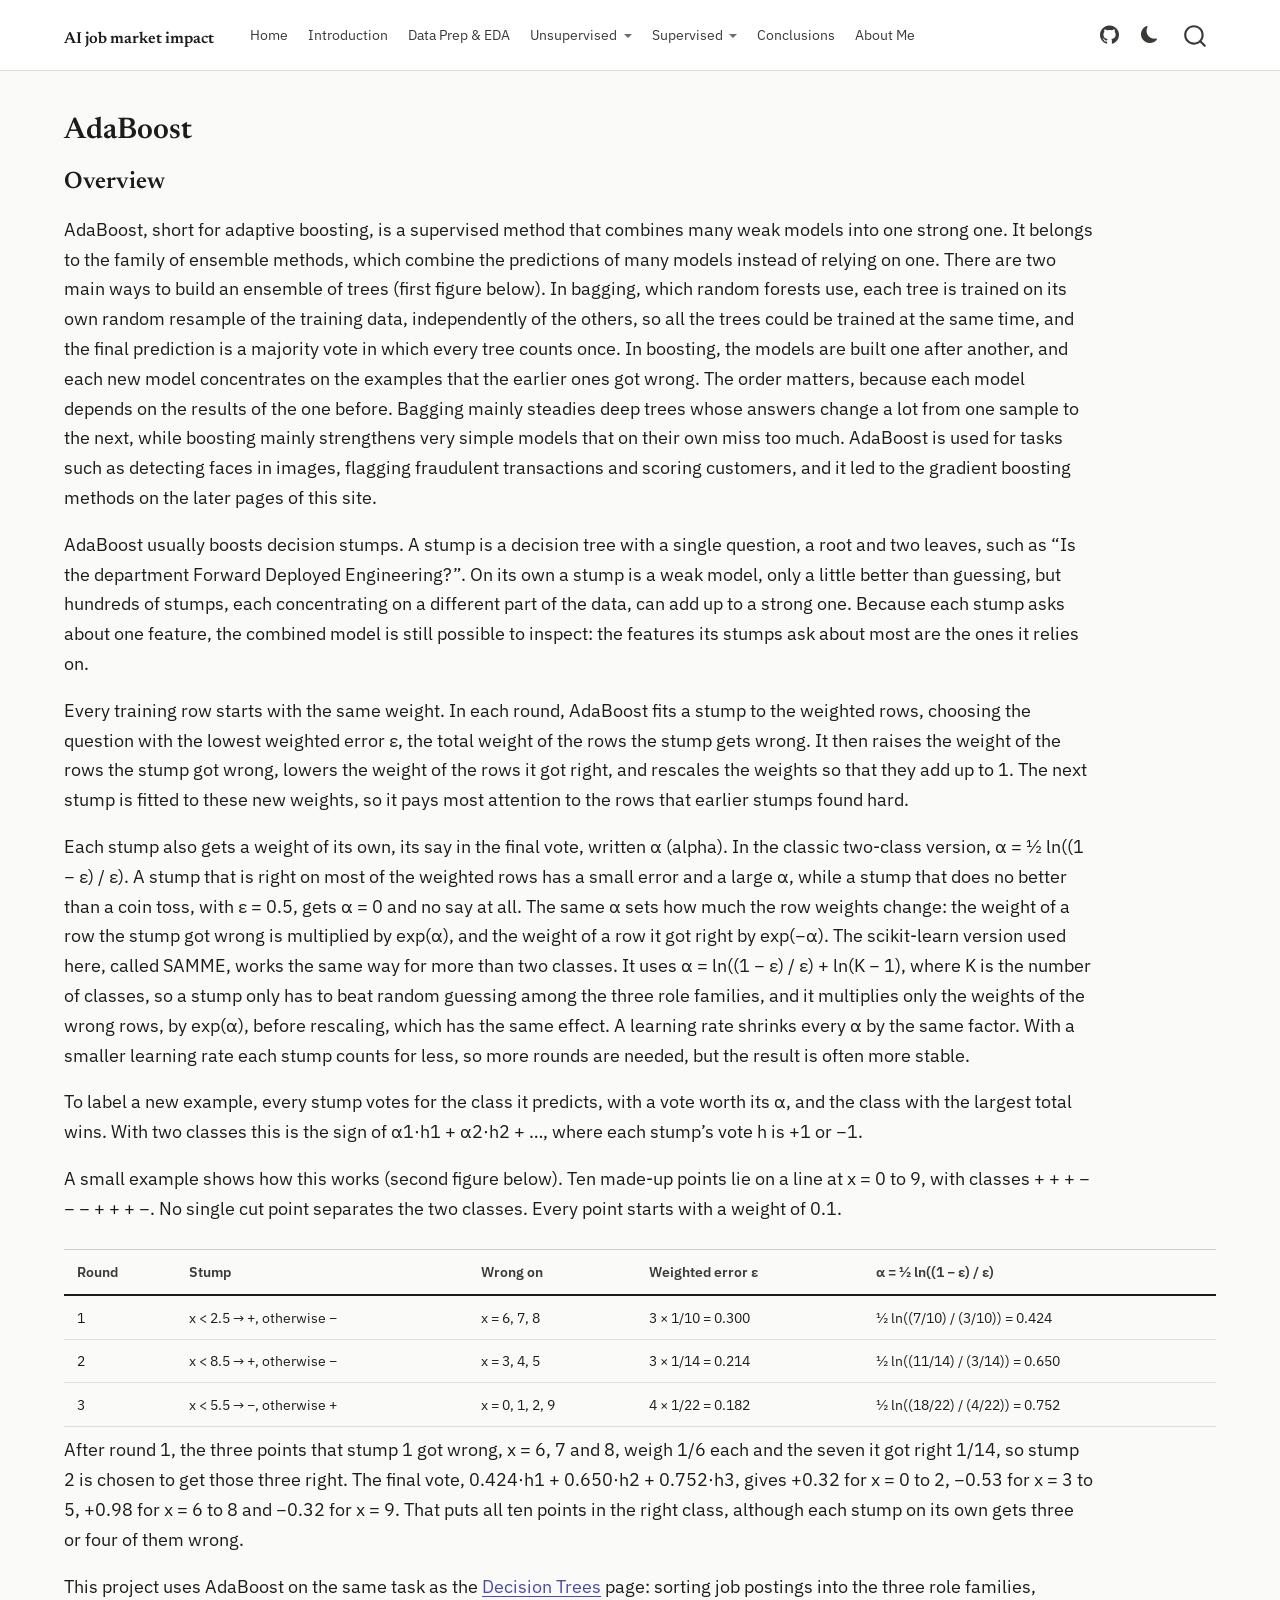
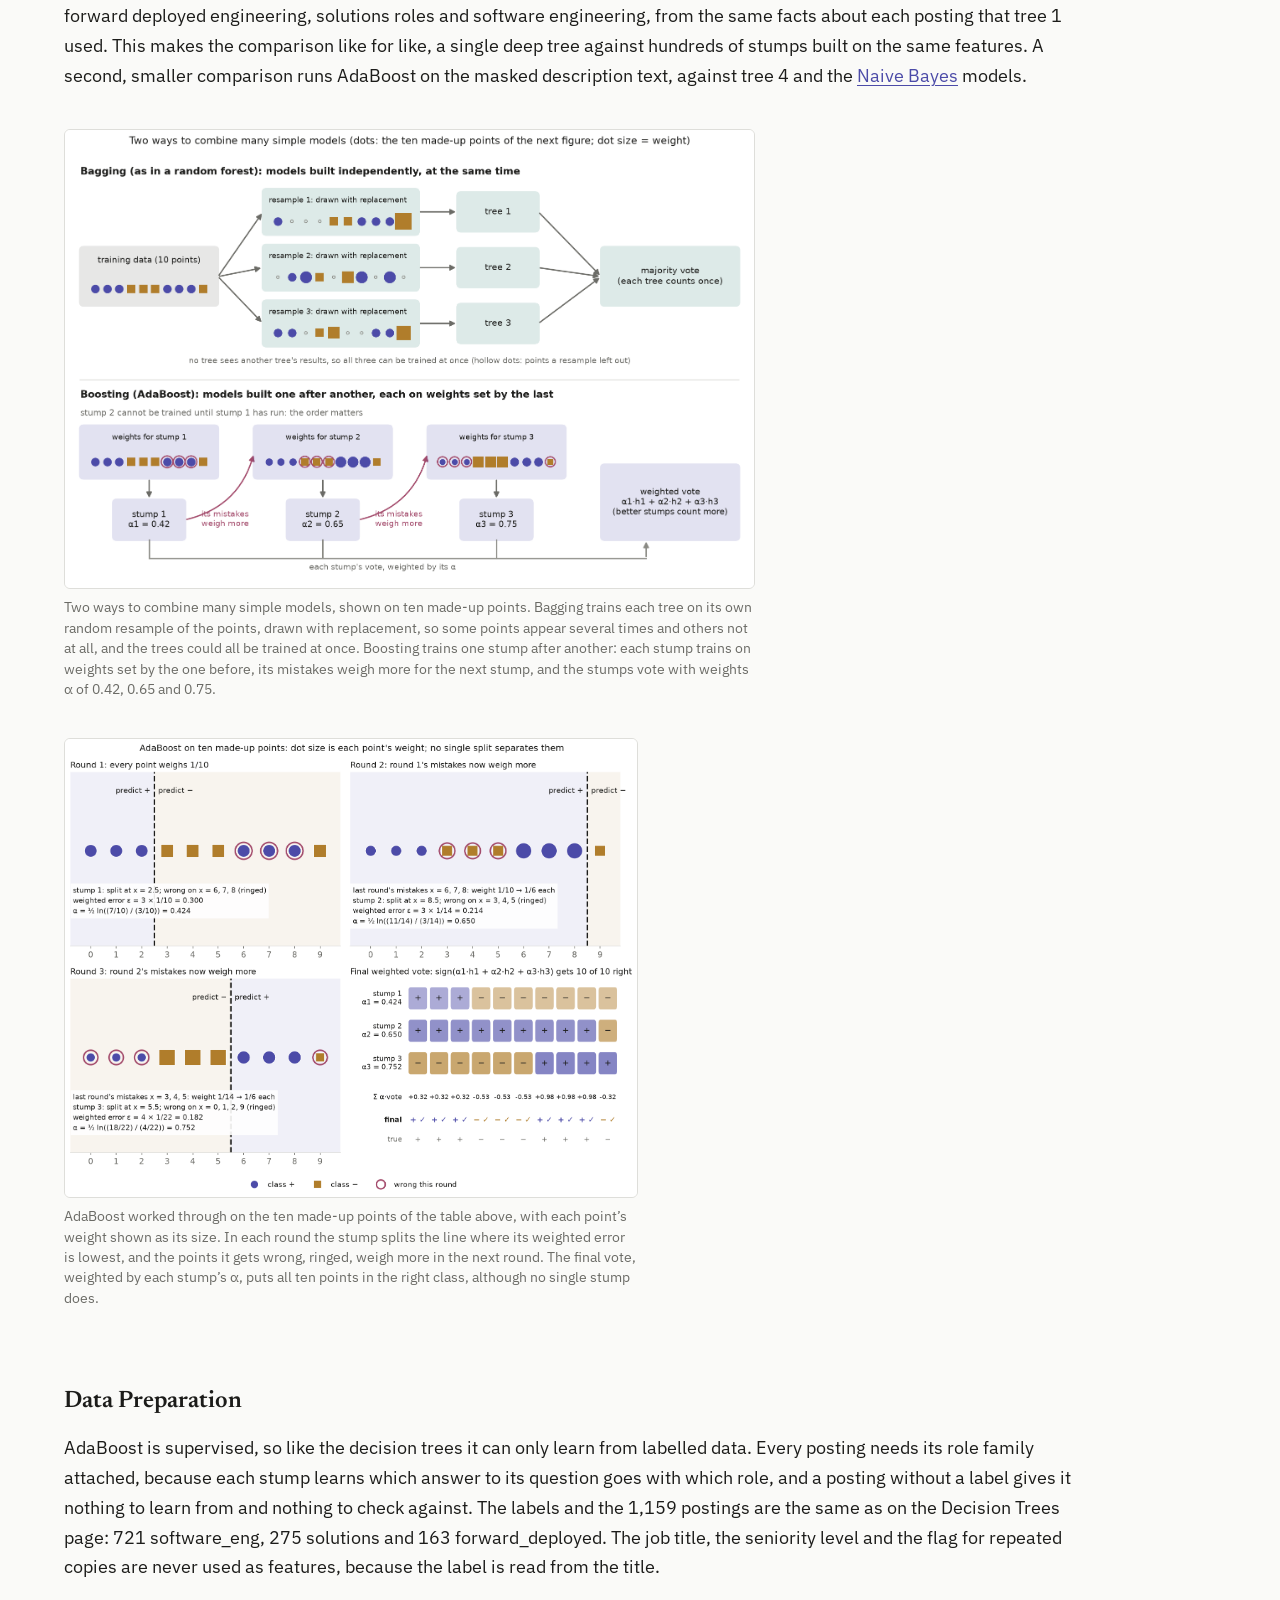
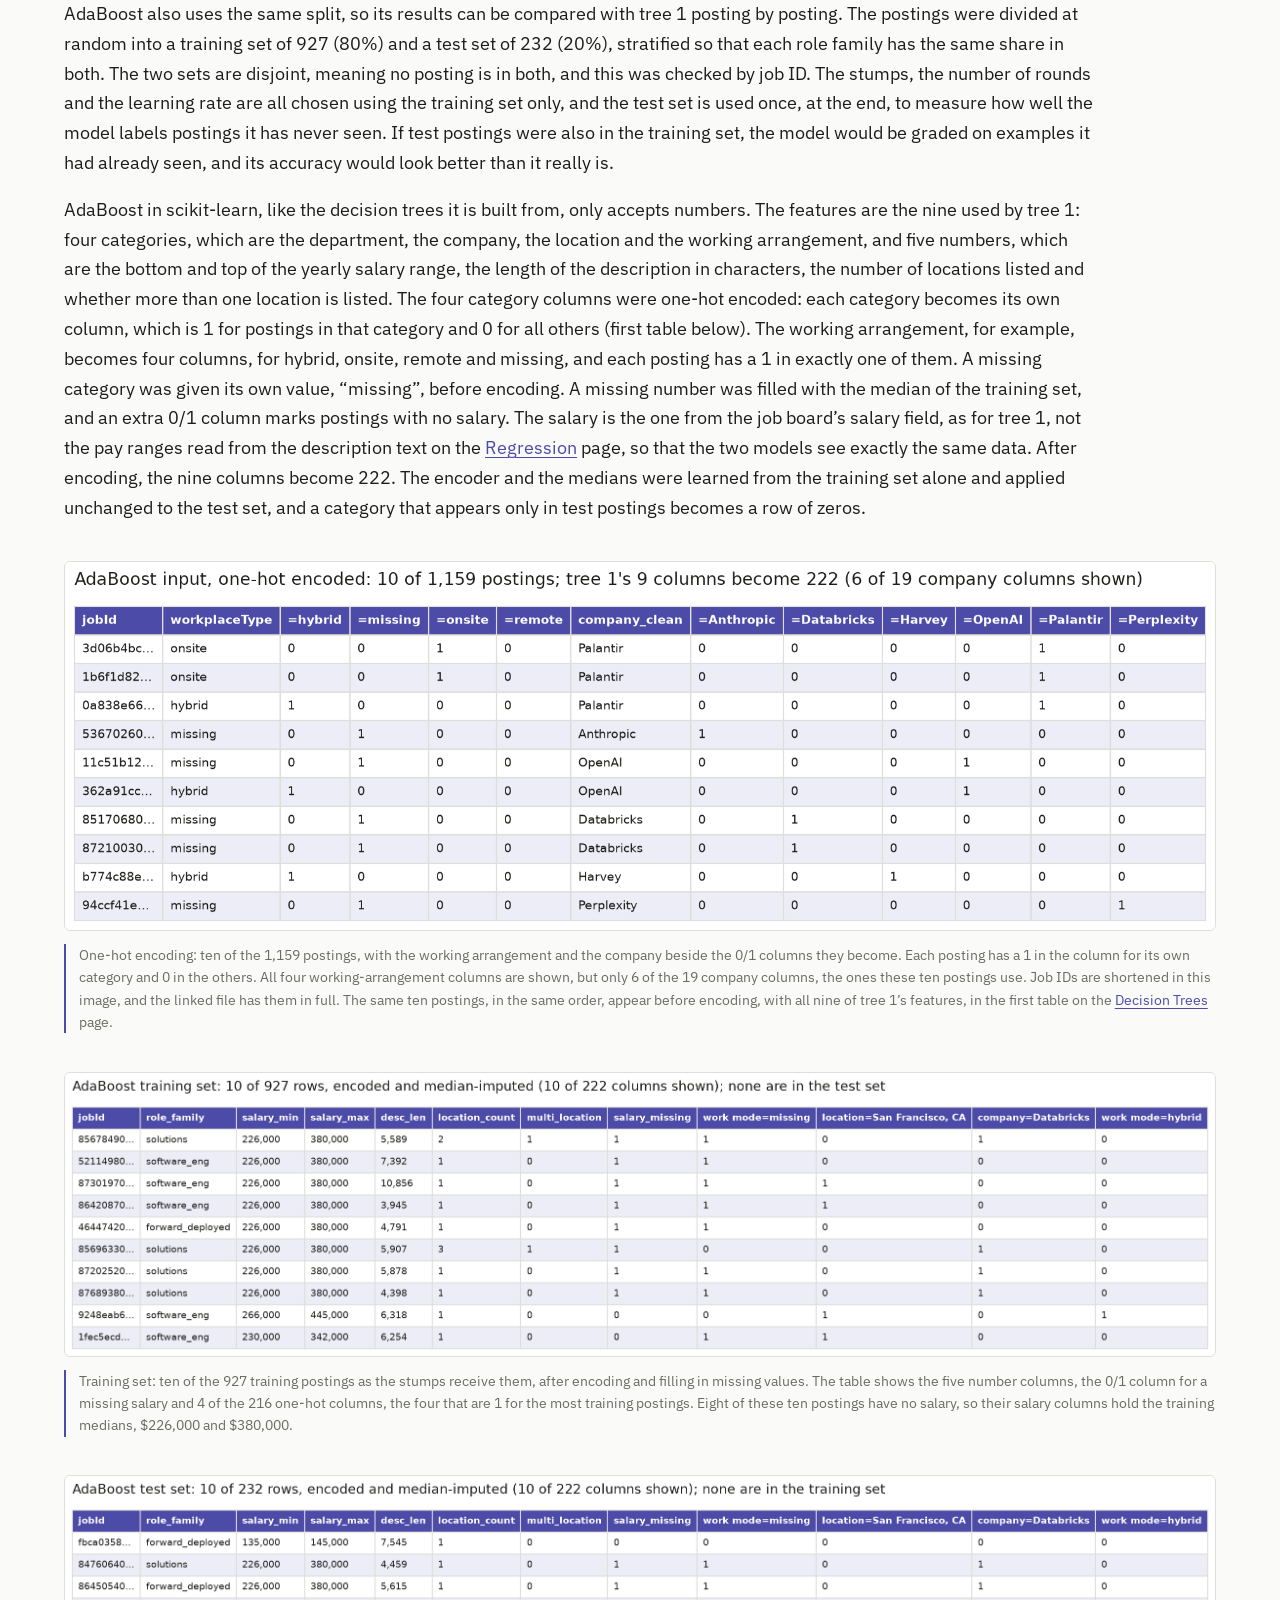
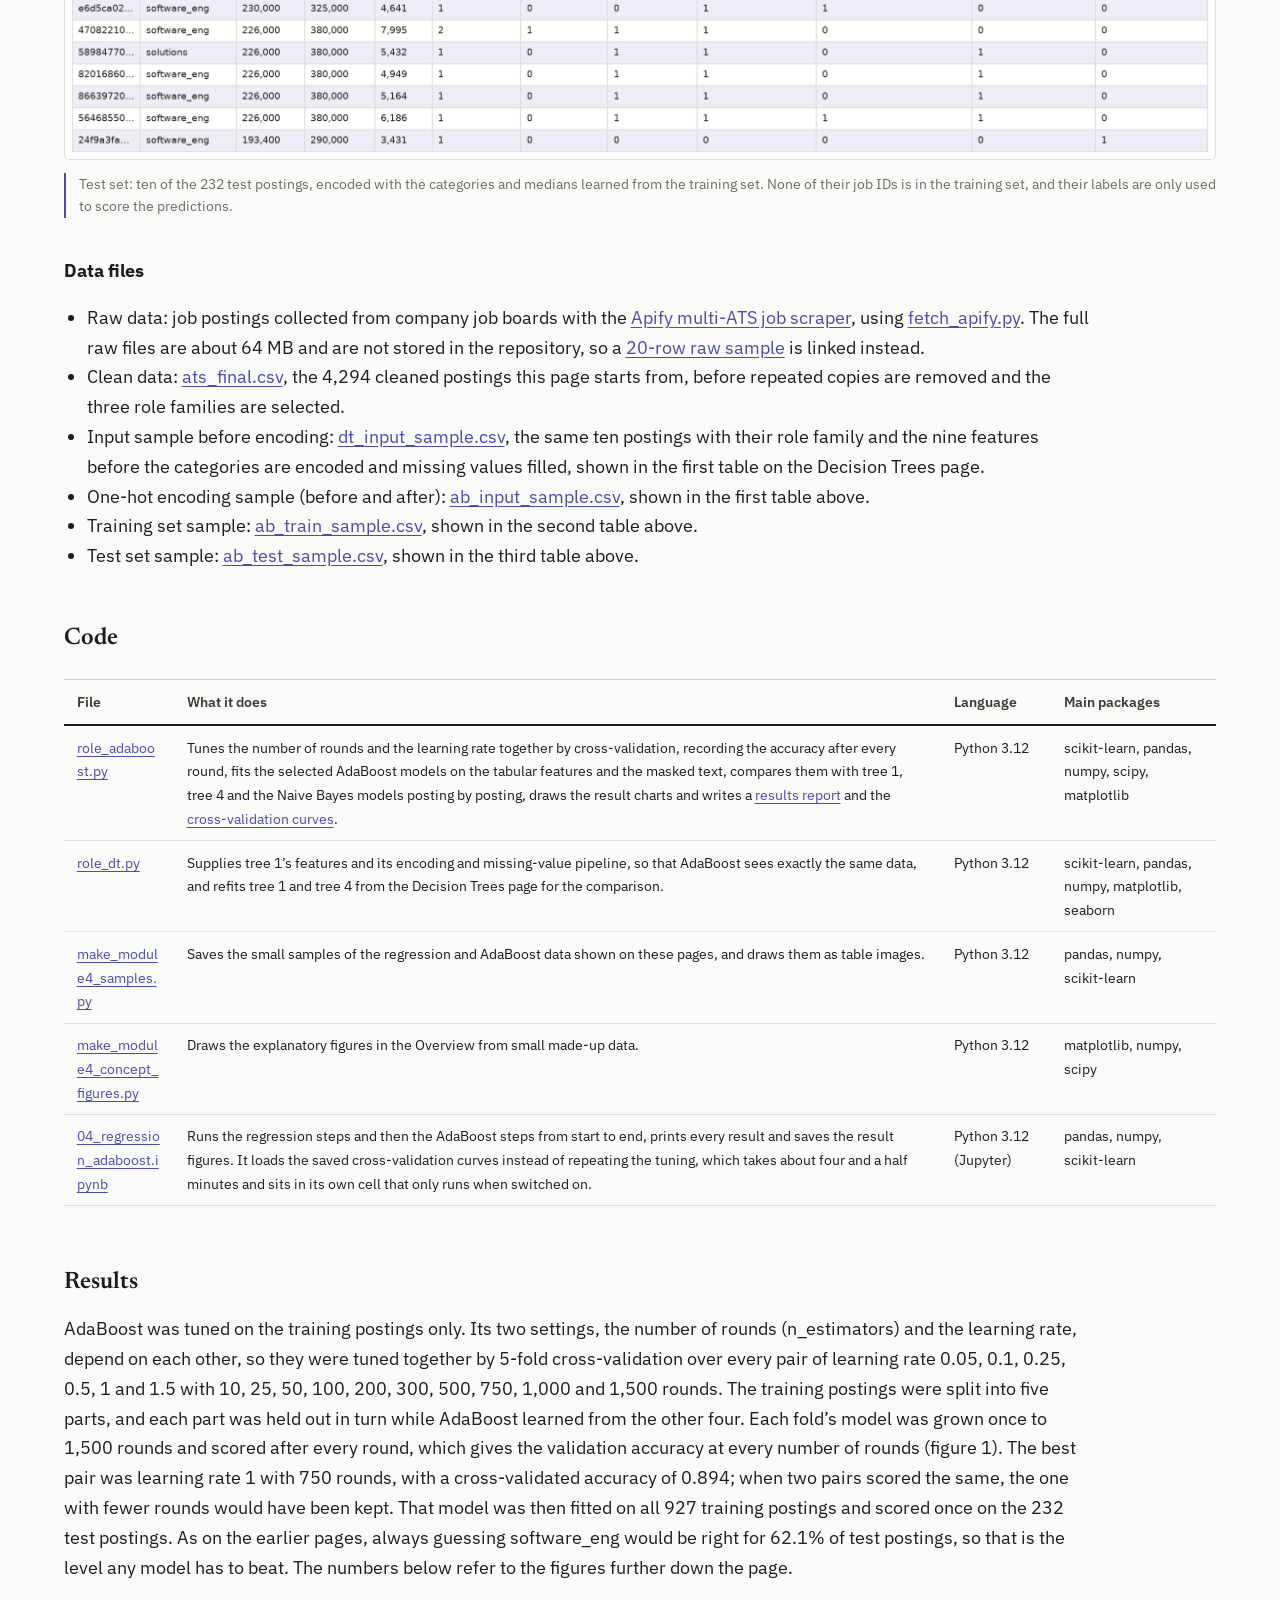
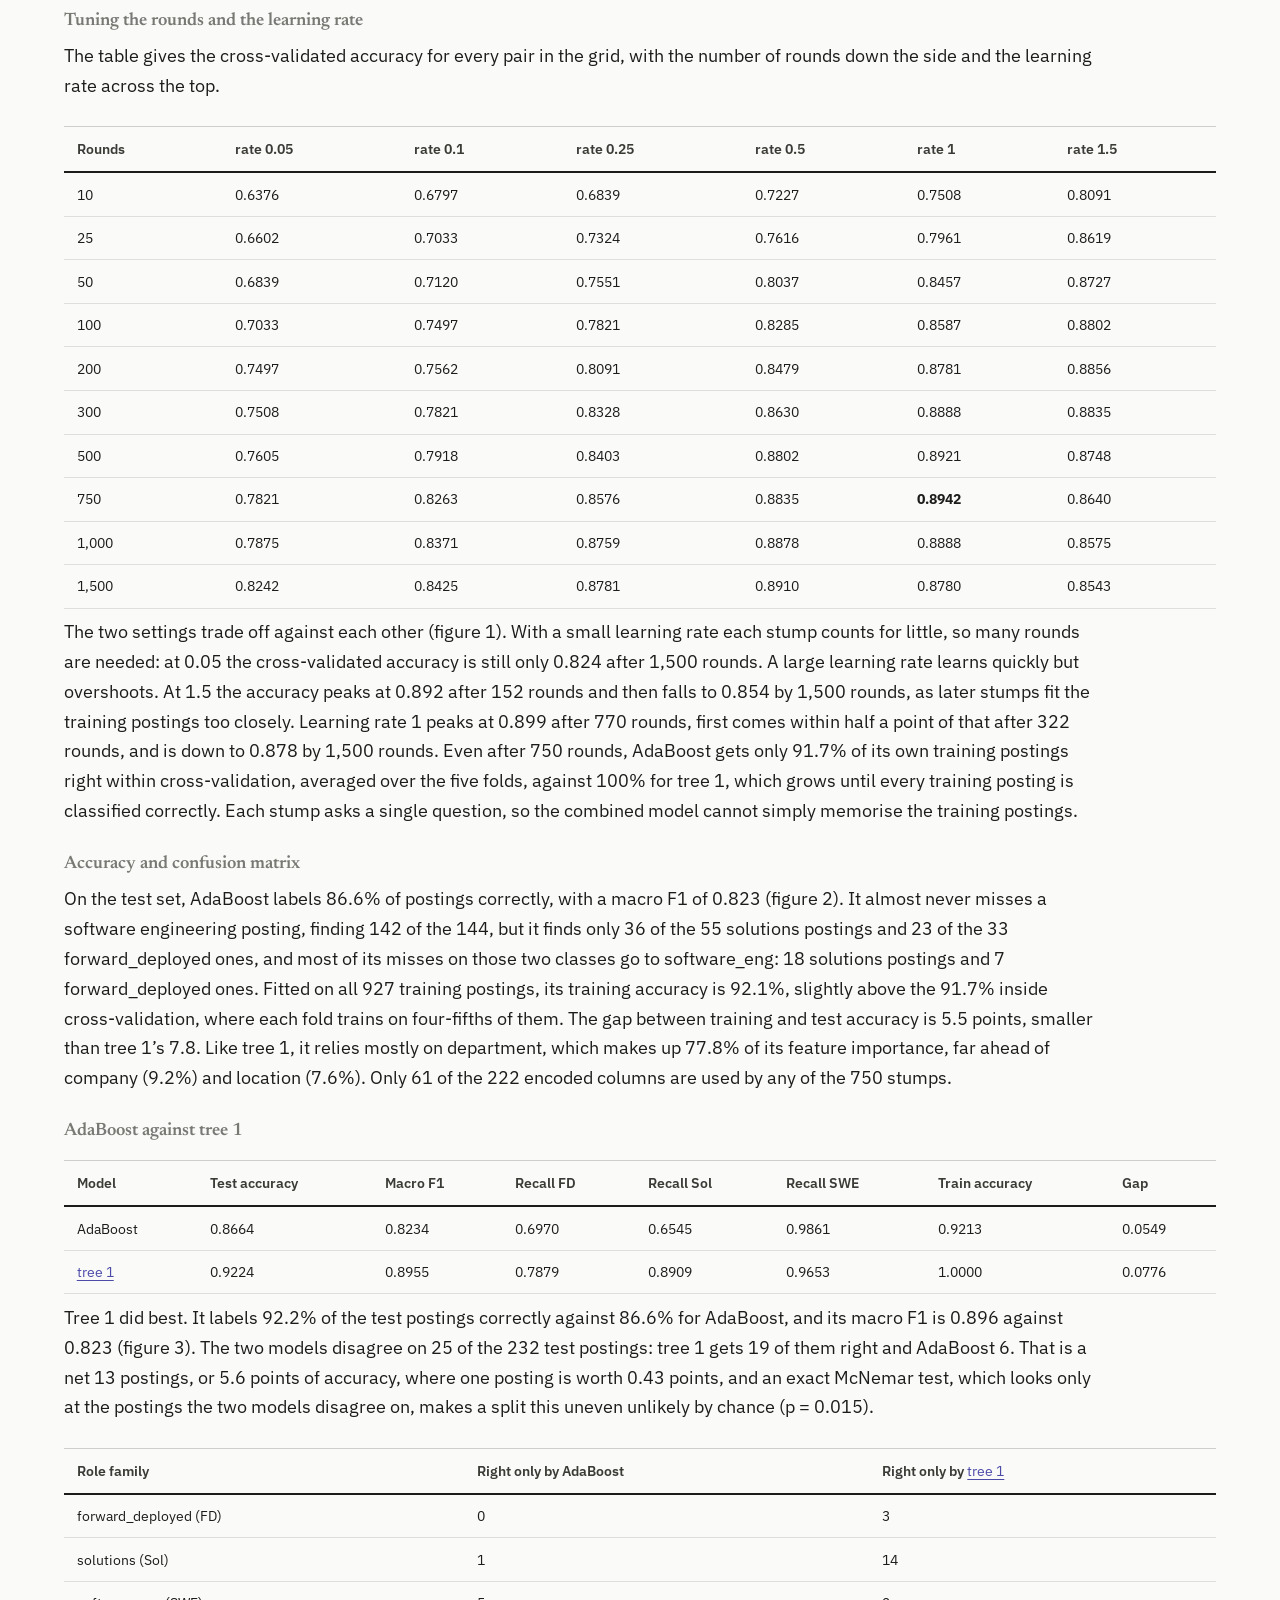
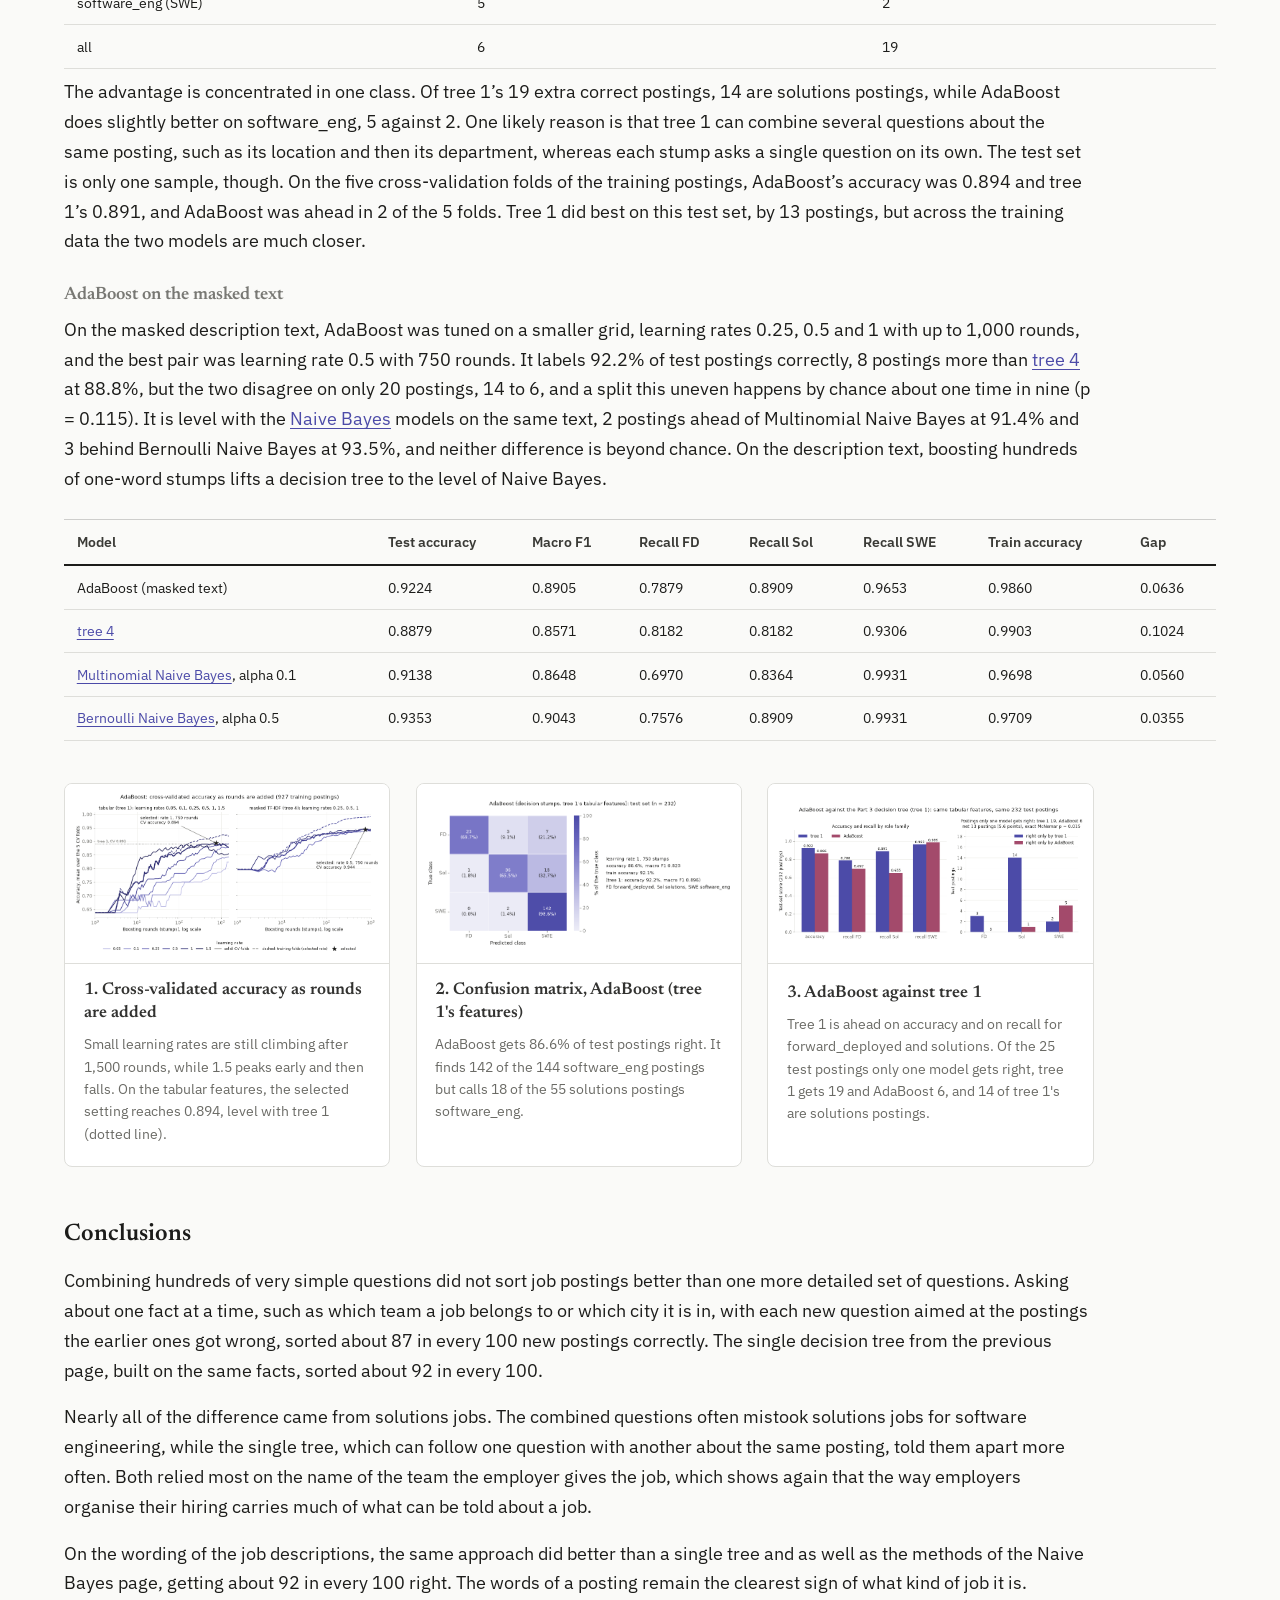
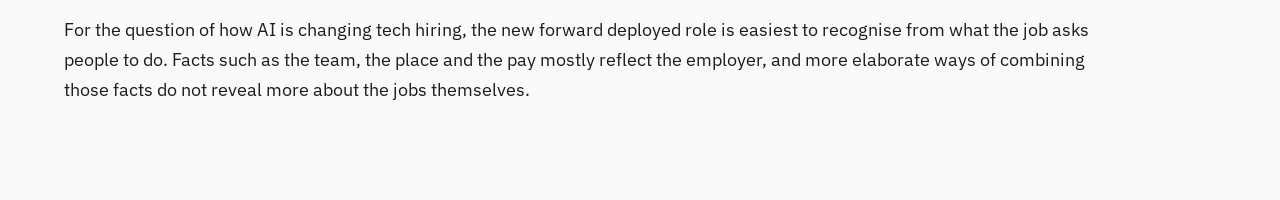
<file: docs/adaboost.html>
<!DOCTYPE html>
<html xmlns="http://www.w3.org/1999/xhtml" lang="en" xml:lang="en"><head>

<meta charset="utf-8">
<meta name="generator" content="quarto-1.10.18">

<meta name="viewport" content="width=device-width, initial-scale=1.0, user-scalable=yes">


<title>AdaBoost – AI job market impact</title>
<style>
/* Default styles provided by pandoc.
** See https://pandoc.org/MANUAL.html#variables-for-html for config info.
*/
span.smallcaps{font-variant: small-caps;}
div.columns{display: flex; gap: 1.5em;}
div.column{flex: auto;}
@media screen {
div.columns{gap: min(4vw, 1.5em);}
div.column{overflow-x: auto;}
}
div.hanging-indent{margin-left: 1.5em; text-indent: -1.5em;}
ul.task-list{list-style: none;}
ul.task-list li input[type="checkbox"] {
  width: 0.8em;
  margin: 0 0.8em 0.2em -1em; /* quarto-specific, see https://github.com/quarto-dev/quarto-cli/issues/4556 */ 
  vertical-align: middle;
}
</style>


<script src="site_libs/quarto-nav/quarto-nav.js"></script>
<script src="site_libs/quarto-nav/headroom.min.js"></script>
<script src="site_libs/clipboard/clipboard.min.js"></script>
<script src="site_libs/quarto-search/autocomplete.umd.js"></script>
<script src="site_libs/quarto-search/fuse.min.js"></script>
<script src="site_libs/quarto-search/quarto-search.js"></script>
<meta name="quarto:offset" content="./">
<script src="site_libs/quarto-html/quarto.js" type="module"></script>
<script src="site_libs/quarto-html/tabsets/tabsets.js" type="module"></script>
<script src="site_libs/quarto-html/popper.min.js"></script>
<script src="site_libs/quarto-html/tippy.umd.min.js"></script>
<script src="site_libs/quarto-html/anchor.min.js"></script>
<link href="site_libs/quarto-html/tippy.css" rel="stylesheet">
<link href="site_libs/quarto-html/quarto-syntax-highlighting-64a204ab8560d761af7679ceaba22944.css" rel="stylesheet" class="quarto-color-scheme" id="quarto-text-highlighting-styles">
<link href="site_libs/quarto-html/quarto-syntax-highlighting-dark-b85bc7c33db8c58e0ec93c3465666fed.css" rel="stylesheet" class="quarto-color-scheme quarto-color-alternate" id="quarto-text-highlighting-styles">
<link href="site_libs/quarto-html/quarto-syntax-highlighting-64a204ab8560d761af7679ceaba22944.css" rel="stylesheet" class="quarto-color-scheme-extra" id="quarto-text-highlighting-styles">
<script src="site_libs/bootstrap/bootstrap.min.js"></script>
<link href="site_libs/bootstrap/bootstrap-icons.css" rel="stylesheet">
<link href="site_libs/bootstrap/bootstrap-9084e66acd12eae0aa7de9a5ccb9a2e0.min.css" rel="stylesheet" append-hash="true" class="quarto-color-scheme" id="quarto-bootstrap" data-mode="light">
<link href="site_libs/bootstrap/bootstrap-dark-2d8c5dbd272956421086809e24861dbd.min.css" rel="stylesheet" append-hash="true" class="quarto-color-scheme quarto-color-alternate" id="quarto-bootstrap" data-mode="dark">
<link href="site_libs/bootstrap/bootstrap-9084e66acd12eae0aa7de9a5ccb9a2e0.min.css" rel="stylesheet" append-hash="true" class="quarto-color-scheme-extra" id="quarto-bootstrap" data-mode="light">
<script id="quarto-search-options" type="application/json">{
  "location": "navbar",
  "copy-button": false,
  "collapse-after": 3,
  "panel-placement": "end",
  "type": "overlay",
  "limit": 50,
  "keyboard-shortcut": [
    "f",
    "/",
    "s"
  ],
  "show-item-context": false,
  "language": {
    "search-no-results-text": "No results",
    "search-matching-documents-text": "matching documents",
    "search-copy-link-title": "Copy link to search",
    "search-hide-matches-text": "Hide additional matches",
    "search-more-match-text": "more match in this document",
    "search-more-matches-text": "more matches in this document",
    "search-clear-button-title": "Clear",
    "search-text-placeholder": "",
    "search-detached-cancel-button-title": "Cancel",
    "search-submit-button-title": "Submit",
    "search-label": "Search"
  }
}</script>


</head>

<body class="nav-fixed quarto-light"><script id="quarto-html-before-body" type="application/javascript">
    const toggleBodyColorMode = (bsSheetEl) => {
      const mode = bsSheetEl.getAttribute("data-mode");
      const bodyEl = window.document.querySelector("body");
      if (mode === "dark") {
        bodyEl.classList.add("quarto-dark");
        bodyEl.classList.remove("quarto-light");
      } else {
        bodyEl.classList.add("quarto-light");
        bodyEl.classList.remove("quarto-dark");
      }
    }
    const toggleBodyColorPrimary = () => {
      const bsSheetEl = window.document.querySelector("link#quarto-bootstrap:not([rel=disabled-stylesheet])");
      if (bsSheetEl) {
        toggleBodyColorMode(bsSheetEl);
      }
    }
    const setColorSchemeToggle = (alternate) => {
      const toggles = window.document.querySelectorAll('.quarto-color-scheme-toggle');
      for (let i=0; i < toggles.length; i++) {
        const toggle = toggles[i];
        if (toggle) {
          if (alternate) {
            toggle.classList.add("alternate");
          } else {
            toggle.classList.remove("alternate");
          }
        }
      }
    };
    const toggleColorMode = (alternate) => {
      // Switch the stylesheets
      const primaryStylesheets = window.document.querySelectorAll('link.quarto-color-scheme:not(.quarto-color-alternate)');
      const alternateStylesheets = window.document.querySelectorAll('link.quarto-color-scheme.quarto-color-alternate');
      manageTransitions('#quarto-margin-sidebar .nav-link', false);
      if (alternate) {
        // note: dark is layered on light, we don't disable primary!
        enableStylesheet(alternateStylesheets);
        for (const sheetNode of alternateStylesheets) {
          if (sheetNode.id === "quarto-bootstrap") {
            toggleBodyColorMode(sheetNode);
          }
        }
      } else {
        disableStylesheet(alternateStylesheets);
        enableStylesheet(primaryStylesheets)
        toggleBodyColorPrimary();
      }
      manageTransitions('#quarto-margin-sidebar .nav-link', true);
      // Switch the toggles
      setColorSchemeToggle(alternate)
      // Hack to workaround the fact that safari doesn't
      // properly recolor the scrollbar when toggling (#1455)
      if (navigator.userAgent.indexOf('Safari') > 0 && navigator.userAgent.indexOf('Chrome') == -1) {
        manageTransitions("body", false);
        window.scrollTo(0, 1);
        setTimeout(() => {
          window.scrollTo(0, 0);
          manageTransitions("body", true);
        }, 40);
      }
    }
    const disableStylesheet = (stylesheets) => {
      for (let i=0; i < stylesheets.length; i++) {
        const stylesheet = stylesheets[i];
        stylesheet.rel = 'disabled-stylesheet';
      }
    }
    const enableStylesheet = (stylesheets) => {
      for (let i=0; i < stylesheets.length; i++) {
        const stylesheet = stylesheets[i];
        if(stylesheet.rel !== 'stylesheet') { // for Chrome, which will still FOUC without this check
          stylesheet.rel = 'stylesheet';
        }
      }
    }
    const manageTransitions = (selector, allowTransitions) => {
      const els = window.document.querySelectorAll(selector);
      for (let i=0; i < els.length; i++) {
        const el = els[i];
        if (allowTransitions) {
          el.classList.remove('notransition');
        } else {
          el.classList.add('notransition');
        }
      }
    }
    const isFileUrl = () => {
      return window.location.protocol === 'file:';
    }
    const hasAlternateSentinel = () => {
      let styleSentinel = getColorSchemeSentinel();
      if (styleSentinel !== null) {
        return styleSentinel === "alternate";
      } else {
        return false;
      }
    }
    const setStyleSentinel = (alternate) => {
      const value = alternate ? "alternate" : "default";
      if (!isFileUrl()) {
        window.localStorage.setItem("quarto-color-scheme", value);
      } else {
        localAlternateSentinel = value;
      }
    }
    const getColorSchemeSentinel = () => {
      if (!isFileUrl()) {
        const storageValue = window.localStorage.getItem("quarto-color-scheme");
        return storageValue != null ? storageValue : localAlternateSentinel;
      } else {
        return localAlternateSentinel;
      }
    }
    const toggleGiscusIfUsed = (isAlternate, darkModeDefault) => {
      const baseTheme = document.querySelector('#giscus-base-theme')?.value ?? 'light';
      const alternateTheme = document.querySelector('#giscus-alt-theme')?.value ?? 'dark';
      let newTheme = '';
      if(authorPrefersDark) {
        newTheme = isAlternate ? baseTheme : alternateTheme;
      } else {
        newTheme = isAlternate ? alternateTheme : baseTheme;
      }
      const changeGiscusTheme = () => {
        // From: https://github.com/giscus/giscus/issues/336
        const sendMessage = (message) => {
          const iframe = document.querySelector('iframe.giscus-frame');
          if (!iframe) return;
          iframe.contentWindow.postMessage({ giscus: message }, 'https://giscus.app');
        }
        sendMessage({
          setConfig: {
            theme: newTheme
          }
        });
      }
      const isGiscussLoaded = window.document.querySelector('iframe.giscus-frame') !== null;
      if (isGiscussLoaded) {
        changeGiscusTheme();
      }
    };
    const authorPrefersDark = false;
    const darkModeDefault = authorPrefersDark;
      document.querySelector('link#quarto-text-highlighting-styles.quarto-color-scheme-extra').rel = 'disabled-stylesheet';
      document.querySelector('link#quarto-bootstrap.quarto-color-scheme-extra').rel = 'disabled-stylesheet';
    let localAlternateSentinel = darkModeDefault ? 'alternate' : 'default';
    // Dark / light mode switch
    window.quartoToggleColorScheme = () => {
      // Read the current dark / light value
      let toAlternate = !hasAlternateSentinel();
      toggleColorMode(toAlternate);
      setStyleSentinel(toAlternate);
      toggleGiscusIfUsed(toAlternate, darkModeDefault);
      window.dispatchEvent(new Event('resize'));
    };
    // Switch to dark mode if need be
    if (hasAlternateSentinel()) {
      toggleColorMode(true);
    } else {
      toggleColorMode(false);
    }
  </script>

<div id="quarto-search-results"></div>
  <header id="quarto-header" class="headroom fixed-top">
    <nav class="navbar navbar-expand-xl " data-bs-theme="dark">
      <div class="navbar-container container-fluid">
      <div class="navbar-brand-container mx-auto">
    <a class="navbar-brand" href="./index.html">
    <span class="navbar-title">AI job market impact</span>
    </a>
  </div>
            <div id="quarto-search" class="" title="Search"></div>
          <button class="navbar-toggler" type="button" data-bs-toggle="collapse" data-bs-target="#navbarCollapse" aria-controls="navbarCollapse" role="menu" aria-expanded="false" aria-label="Toggle navigation" onclick="if (window.quartoToggleHeadroom) { window.quartoToggleHeadroom(); }">
  <span class="navbar-toggler-icon"></span>
</button>
          <div class="collapse navbar-collapse" id="navbarCollapse">
            <ul class="navbar-nav navbar-nav-scroll me-auto">
  <li class="nav-item">
    <a class="nav-link" href="./index.html"> 
<span class="menu-text">Home</span></a>
  </li>  
  <li class="nav-item">
    <a class="nav-link" href="./introduction.html"> 
<span class="menu-text">Introduction</span></a>
  </li>  
  <li class="nav-item">
    <a class="nav-link" href="./dataprep_eda.html"> 
<span class="menu-text">Data Prep &amp; EDA</span></a>
  </li>  
  <li class="nav-item dropdown ">
    <a class="nav-link dropdown-toggle" href="#" id="nav-menu-unsupervised" role="link" data-bs-toggle="dropdown" aria-expanded="false">
 <span class="menu-text">Unsupervised</span>
    </a>
    <ul class="dropdown-menu" aria-labelledby="nav-menu-unsupervised">    
        <li>
    <a class="dropdown-item" href="./clustering.html">
 <span class="dropdown-text">Clustering</span></a>
  </li>  
        <li>
    <a class="dropdown-item" href="./pca.html">
 <span class="dropdown-text">PCA</span></a>
  </li>  
    </ul>
  </li>
  <li class="nav-item dropdown ">
    <a class="nav-link dropdown-toggle" href="#" id="nav-menu-supervised" role="link" data-bs-toggle="dropdown" aria-expanded="false">
 <span class="menu-text">Supervised</span>
    </a>
    <ul class="dropdown-menu" aria-labelledby="nav-menu-supervised">    
        <li>
    <a class="dropdown-item" href="./naivebayes.html">
 <span class="dropdown-text">Naive Bayes</span></a>
  </li>  
        <li>
    <a class="dropdown-item" href="./dectrees.html">
 <span class="dropdown-text">Decision Trees</span></a>
  </li>  
        <li>
    <a class="dropdown-item" href="./regression.html">
 <span class="dropdown-text">Regression</span></a>
  </li>  
        <li>
    <a class="dropdown-item" href="./adaboost.html">
 <span class="dropdown-text">AdaBoost</span></a>
  </li>  
        <li>
    <a class="dropdown-item" href="./gradientboosting.html">
 <span class="dropdown-text">Gradient Boosting</span></a>
  </li>  
        <li>
    <a class="dropdown-item" href="./xgboost.html">
 <span class="dropdown-text">XGBoost</span></a>
  </li>  
    </ul>
  </li>
  <li class="nav-item">
    <a class="nav-link" href="./conclusions.html"> 
<span class="menu-text">Conclusions</span></a>
  </li>  
  <li class="nav-item">
    <a class="nav-link" href="./about.html"> 
<span class="menu-text">About Me</span></a>
  </li>  
</ul>
            <ul class="navbar-nav navbar-nav-scroll ms-auto">
  <li class="nav-item compact">
    <a class="nav-link" href="https://github.com/RahulHipparkar/ai-job-market-impact"> <i class="bi bi-github" role="img">
</i> 
<span class="menu-text"></span></a>
  </li>  
</ul>
          </div> <!-- /navcollapse -->
            <div class="quarto-navbar-tools">
  <a href="" class="quarto-color-scheme-toggle quarto-navigation-tool  px-1" onclick="window.quartoToggleColorScheme(); return false;" title="Toggle dark mode"><i class="bi"></i></a>
</div>
      </div> <!-- /container-fluid -->
    </nav>
</header>
<!-- content -->
<div id="quarto-content" class="quarto-container page-columns page-rows-contents page-layout-full page-navbar">
<!-- sidebar -->
<!-- margin-sidebar -->
    
<!-- main -->
<main class="content column-page" id="quarto-document-content">


<header id="title-block-header" class="quarto-title-block default">
<div class="quarto-title">
<h1 class="title">AdaBoost</h1>
</div>



<div class="quarto-title-meta column-page">

    
  
    
  </div>
  


</header>


<section id="overview" class="level2">
<h2 class="anchored" data-anchor-id="overview">Overview</h2>
<p>AdaBoost, short for adaptive boosting, is a supervised method that combines many weak models into one strong one. It belongs to the family of ensemble methods, which combine the predictions of many models instead of relying on one. There are two main ways to build an ensemble of trees (first figure below). In bagging, which random forests use, each tree is trained on its own random resample of the training data, independently of the others, so all the trees could be trained at the same time, and the final prediction is a majority vote in which every tree counts once. In boosting, the models are built one after another, and each new model concentrates on the examples that the earlier ones got wrong. The order matters, because each model depends on the results of the one before. Bagging mainly steadies deep trees whose answers change a lot from one sample to the next, while boosting mainly strengthens very simple models that on their own miss too much. AdaBoost is used for tasks such as detecting faces in images, flagging fraudulent transactions and scoring customers, and it led to the gradient boosting methods on the later pages of this site.</p>
<p>AdaBoost usually boosts decision stumps. A stump is a decision tree with a single question, a root and two leaves, such as “Is the department Forward Deployed Engineering?”. On its own a stump is a weak model, only a little better than guessing, but hundreds of stumps, each concentrating on a different part of the data, can add up to a strong one. Because each stump asks about one feature, the combined model is still possible to inspect: the features its stumps ask about most are the ones it relies on.</p>
<p>Every training row starts with the same weight. In each round, AdaBoost fits a stump to the weighted rows, choosing the question with the lowest weighted error ε, the total weight of the rows the stump gets wrong. It then raises the weight of the rows the stump got wrong, lowers the weight of the rows it got right, and rescales the weights so that they add up to 1. The next stump is fitted to these new weights, so it pays most attention to the rows that earlier stumps found hard.</p>
<p>Each stump also gets a weight of its own, its say in the final vote, written α (alpha). In the classic two-class version, α = ½ ln((1 − ε) / ε). A stump that is right on most of the weighted rows has a small error and a large α, while a stump that does no better than a coin toss, with ε = 0.5, gets α = 0 and no say at all. The same α sets how much the row weights change: the weight of a row the stump got wrong is multiplied by exp(α), and the weight of a row it got right by exp(−α). The scikit-learn version used here, called SAMME, works the same way for more than two classes. It uses α = ln((1 − ε) / ε) + ln(K − 1), where K is the number of classes, so a stump only has to beat random guessing among the three role families, and it multiplies only the weights of the wrong rows, by exp(α), before rescaling, which has the same effect. A learning rate shrinks every α by the same factor. With a smaller learning rate each stump counts for less, so more rounds are needed, but the result is often more stable.</p>
<p>To label a new example, every stump votes for the class it predicts, with a vote worth its α, and the class with the largest total wins. With two classes this is the sign of α1·h1 + α2·h2 + …, where each stump’s vote h is +1 or −1.</p>
<p>A small example shows how this works (second figure below). Ten made-up points lie on a line at x = 0 to 9, with classes + + + − − − + + + −. No single cut point separates the two classes. Every point starts with a weight of 0.1.</p>
<div class="table-wrap">
<table class="caption-top table">
<colgroup>
<col style="width: 20%">
<col style="width: 20%">
<col style="width: 20%">
<col style="width: 20%">
<col style="width: 20%">
</colgroup>
<thead>
<tr class="header">
<th>Round</th>
<th>Stump</th>
<th>Wrong on</th>
<th>Weighted error ε</th>
<th>α = ½ ln((1 − ε) / ε)</th>
</tr>
</thead>
<tbody>
<tr class="odd">
<td>1</td>
<td>x &lt; 2.5 → +, otherwise −</td>
<td>x = 6, 7, 8</td>
<td>3 × 1/10 = 0.300</td>
<td>½ ln((7/10) / (3/10)) = 0.424</td>
</tr>
<tr class="even">
<td>2</td>
<td>x &lt; 8.5 → +, otherwise −</td>
<td>x = 3, 4, 5</td>
<td>3 × 1/14 = 0.214</td>
<td>½ ln((11/14) / (3/14)) = 0.650</td>
</tr>
<tr class="odd">
<td>3</td>
<td>x &lt; 5.5 → −, otherwise +</td>
<td>x = 0, 1, 2, 9</td>
<td>4 × 1/22 = 0.182</td>
<td>½ ln((18/22) / (4/22)) = 0.752</td>
</tr>
</tbody>
</table>
</div>
<p>After round 1, the three points that stump 1 got wrong, x = 6, 7 and 8, weigh 1/6 each and the seven it got right 1/14, so stump 2 is chosen to get those three right. The final vote, 0.424·h1 + 0.650·h2 + 0.752·h3, gives +0.32 for x = 0 to 2, −0.53 for x = 3 to 5, +0.98 for x = 6 to 8 and −0.32 for x = 9. That puts all ten points in the right class, although each stump on its own gets three or four of them wrong.</p>
<p>This project uses AdaBoost on the same task as the <a href="./dectrees.html">Decision Trees</a> page: sorting job postings into the three role families, forward deployed engineering, solutions roles and software engineering, from the same facts about each posting that tree 1 used. This makes the comparison like for like, a single deep tree against hundreds of stumps built on the same features. A second, smaller comparison runs AdaBoost on the masked description text, against tree 4 and the <a href="./naivebayes.html">Naive Bayes</a> models.</p>
<div class="quarto-figure quarto-figure-center">
<figure class="figure">
<p><img src="figures/ab_concept_1.png" class="img-fluid figure-img" alt="Two-lane diagram. Top lane, bagging: a box of ten training points with arrows to three resamples drawn with replacement, each with some points enlarged and some left out, leading to three trees and a majority vote. Bottom lane, boosting: three boxes of the same ten points with each point's weight shown as dot size, each above a stump labelled with its alpha, 0.42, 0.65 and 0.75, with red arrows marking that each stump's mistakes weigh more for the next one, and all three stumps feeding a weighted vote."></p>
<figcaption>Two ways to combine many simple models, shown on ten made-up points. Bagging trains each tree on its own random resample of the points, drawn with replacement, so some points appear several times and others not at all, and the trees could all be trained at once. Boosting trains one stump after another: each stump trains on weights set by the one before, its mistakes weigh more for the next stump, and the stumps vote with weights α of 0.42, 0.65 and 0.75.</figcaption>
</figure>
</div>
<div class="quarto-figure quarto-figure-center">
<figure class="figure">
<p><img src="figures/ab_concept_2.png" class="img-fluid figure-img" alt="Four panels. Three panels show the ten points on a line, coloured by class, with dot size for weight, a dashed line at the stump's split at x = 2.5, 8.5 and 5.5, the wrong points ringed, and the weighted error and alpha worked out below in fractions, as in the table above: ε = 3 × 1/10 = 0.300 and α = ½ ln((7/10) / (3/10)) = 0.424, ε = 3 × 1/14 = 0.214 and α = ½ ln((11/14) / (3/14)) = 0.650, and ε = 4 × 1/22 = 0.182 and α = ½ ln((18/22) / (4/22)) = 0.752. In rounds 2 and 3, the last round's mistakes rise from 1/10 and from 1/14 to 1/6 each. The fourth panel shows each stump's vote for every point, the weighted sums of +0.32, −0.53, +0.98 and −0.32 for the four groups of points, and a final row with all ten points correct."></p>
<figcaption>AdaBoost worked through on the ten made-up points of the table above, with each point’s weight shown as its size. In each round the stump splits the line where its weighted error is lowest, and the points it gets wrong, ringed, weigh more in the next round. The final vote, weighted by each stump’s α, puts all ten points in the right class, although no single stump does.</figcaption>
</figure>
</div>
</section>
<section id="data-preparation" class="level2">
<h2 class="anchored" data-anchor-id="data-preparation">Data Preparation</h2>
<p>AdaBoost is supervised, so like the decision trees it can only learn from labelled data. Every posting needs its role family attached, because each stump learns which answer to its question goes with which role, and a posting without a label gives it nothing to learn from and nothing to check against. The labels and the 1,159 postings are the same as on the Decision Trees page: 721 software_eng, 275 solutions and 163 forward_deployed. The job title, the seniority level and the flag for repeated copies are never used as features, because the label is read from the title.</p>
<p>AdaBoost also uses the same split, so its results can be compared with tree 1 posting by posting. The postings were divided at random into a training set of 927 (80%) and a test set of 232 (20%), stratified so that each role family has the same share in both. The two sets are disjoint, meaning no posting is in both, and this was checked by job ID. The stumps, the number of rounds and the learning rate are all chosen using the training set only, and the test set is used once, at the end, to measure how well the model labels postings it has never seen. If test postings were also in the training set, the model would be graded on examples it had already seen, and its accuracy would look better than it really is.</p>
<p>AdaBoost in scikit-learn, like the decision trees it is built from, only accepts numbers. The features are the nine used by tree 1: four categories, which are the department, the company, the location and the working arrangement, and five numbers, which are the bottom and top of the yearly salary range, the length of the description in characters, the number of locations listed and whether more than one location is listed. The four category columns were one-hot encoded: each category becomes its own column, which is 1 for postings in that category and 0 for all others (first table below). The working arrangement, for example, becomes four columns, for hybrid, onsite, remote and missing, and each posting has a 1 in exactly one of them. A missing category was given its own value, “missing”, before encoding. A missing number was filled with the median of the training set, and an extra 0/1 column marks postings with no salary. The salary is the one from the job board’s salary field, as for tree 1, not the pay ranges read from the description text on the <a href="./regression.html">Regression</a> page, so that the two models see exactly the same data. After encoding, the nine columns become 222. The encoder and the medians were learned from the training set alone and applied unchanged to the test set, and a category that appears only in test postings becomes a row of zeros.</p>
<div class="sample-figure">
<p><img src="figures/samples/ab_input_sample.png" class="img-fluid" alt="Table of 10 postings with a shortened job ID, the working arrangement, four 0/1 columns for hybrid, missing, onsite and remote, the company, and six 0/1 columns for Anthropic, Databricks, Harvey, OpenAI, Palantir and Perplexity. Every row has exactly one 1 among the working-arrangement columns and one among the company columns."></p>
<p>One-hot encoding: ten of the 1,159 postings, with the working arrangement and the company beside the 0/1 columns they become. Each posting has a 1 in the column for its own category and 0 in the others. All four working-arrangement columns are shown, but only 6 of the 19 company columns, the ones these ten postings use. Job IDs are shortened in this image, and the linked file has them in full. The same ten postings, in the same order, appear before encoding, with all nine of tree 1’s features, in the first table on the <a href="./dectrees.html">Decision Trees</a> page.</p>
</div>
<div class="sample-figure">
<p><img src="figures/samples/ab_train_sample.png" class="img-fluid" alt="Table of 10 training postings with a shortened job ID, the role family and ten numeric columns: minimum and maximum salary, description length, location count, a multi-location flag, a salary-missing flag and four 0/1 columns for a missing working arrangement, San Francisco, Databricks and hybrid. Eight rows have no salary and show the medians 226,000 and 380,000 with the salary-missing flag set to 1."></p>
<p>Training set: ten of the 927 training postings as the stumps receive them, after encoding and filling in missing values. The table shows the five number columns, the 0/1 column for a missing salary and 4 of the 216 one-hot columns, the four that are 1 for the most training postings. Eight of these ten postings have no salary, so their salary columns hold the training medians, $226,000 and $380,000.</p>
</div>
<div class="sample-figure">
<p><img src="figures/samples/ab_test_sample.png" class="img-fluid" alt="Table of 10 test postings with the same columns as the training table, including two forward_deployed postings, one with a salary of 135,000 to 145,000 and one with the median values 226,000 and 380,000, two solutions postings and six software_eng postings."></p>
<p>Test set: ten of the 232 test postings, encoded with the categories and medians learned from the training set. None of their job IDs is in the training set, and their labels are only used to score the predictions.</p>
</div>
<p><strong>Data files</strong></p>
<ul>
<li>Raw data: job postings collected from company job boards with the <a href="https://apify.com/scrapesage/multi-ats-job-scraper">Apify multi-ATS job scraper</a>, using <a href="https://github.com/RahulHipparkar/ai-job-market-impact/blob/main/src/fetch_apify.py">fetch_apify.py</a>. The full raw files are about 64 MB and are not stored in the repository, so a <a href="https://github.com/RahulHipparkar/ai-job-market-impact/blob/main/data/samples/ats_raw_sample.csv">20-row raw sample</a> is linked instead.</li>
<li>Clean data: <a href="https://github.com/RahulHipparkar/ai-job-market-impact/blob/main/data/processed/ats_final.csv">ats_final.csv</a>, the 4,294 cleaned postings this page starts from, before repeated copies are removed and the three role families are selected.</li>
<li>Input sample before encoding: <a href="https://github.com/RahulHipparkar/ai-job-market-impact/blob/main/data/samples/dt_input_sample.csv">dt_input_sample.csv</a>, the same ten postings with their role family and the nine features before the categories are encoded and missing values filled, shown in the first table on the Decision Trees page.</li>
<li>One-hot encoding sample (before and after): <a href="https://github.com/RahulHipparkar/ai-job-market-impact/blob/main/data/samples/ab_input_sample.csv">ab_input_sample.csv</a>, shown in the first table above.</li>
<li>Training set sample: <a href="https://github.com/RahulHipparkar/ai-job-market-impact/blob/main/data/samples/ab_train_sample.csv">ab_train_sample.csv</a>, shown in the second table above.</li>
<li>Test set sample: <a href="https://github.com/RahulHipparkar/ai-job-market-impact/blob/main/data/samples/ab_test_sample.csv">ab_test_sample.csv</a>, shown in the third table above.</li>
</ul>
</section>
<section id="code" class="level2">
<h2 class="anchored" data-anchor-id="code">Code</h2>
<div class="table-wrap">
<table class="caption-top table">
<thead>
<tr class="header">
<th>File</th>
<th>What it does</th>
<th>Language</th>
<th>Main packages</th>
</tr>
</thead>
<tbody>
<tr class="odd">
<td><a href="https://github.com/RahulHipparkar/ai-job-market-impact/blob/main/src/role_adaboost.py">role_adaboost.py</a></td>
<td>Tunes the number of rounds and the learning rate together by cross-validation, recording the accuracy after every round, fits the selected AdaBoost models on the tabular features and the masked text, compares them with tree 1, tree 4 and the Naive Bayes models posting by posting, draws the result charts and writes a <a href="https://github.com/RahulHipparkar/ai-job-market-impact/blob/main/results/adaboost_report.txt">results report</a> and the <a href="https://github.com/RahulHipparkar/ai-job-market-impact/blob/main/results/adaboost_cv_curve.csv">cross-validation curves</a>.</td>
<td>Python 3.12</td>
<td>scikit-learn, pandas, numpy, scipy, matplotlib</td>
</tr>
<tr class="even">
<td><a href="https://github.com/RahulHipparkar/ai-job-market-impact/blob/main/src/role_dt.py">role_dt.py</a></td>
<td>Supplies tree 1’s features and its encoding and missing-value pipeline, so that AdaBoost sees exactly the same data, and refits tree 1 and tree 4 from the Decision Trees page for the comparison.</td>
<td>Python 3.12</td>
<td>scikit-learn, pandas, numpy, matplotlib, seaborn</td>
</tr>
<tr class="odd">
<td><a href="https://github.com/RahulHipparkar/ai-job-market-impact/blob/main/src/make_module4_samples.py">make_module4_samples.py</a></td>
<td>Saves the small samples of the regression and AdaBoost data shown on these pages, and draws them as table images.</td>
<td>Python 3.12</td>
<td>pandas, numpy, scikit-learn</td>
</tr>
<tr class="even">
<td><a href="https://github.com/RahulHipparkar/ai-job-market-impact/blob/main/src/make_module4_concept_figures.py">make_module4_concept_figures.py</a></td>
<td>Draws the explanatory figures in the Overview from small made-up data.</td>
<td>Python 3.12</td>
<td>matplotlib, numpy, scipy</td>
</tr>
<tr class="odd">
<td><a href="https://github.com/RahulHipparkar/ai-job-market-impact/blob/main/notebooks/04_regression_adaboost.ipynb">04_regression_adaboost.ipynb</a></td>
<td>Runs the regression steps and then the AdaBoost steps from start to end, prints every result and saves the result figures. It loads the saved cross-validation curves instead of repeating the tuning, which takes about four and a half minutes and sits in its own cell that only runs when switched on.</td>
<td>Python 3.12 (Jupyter)</td>
<td>pandas, numpy, scikit-learn</td>
</tr>
</tbody>
</table>
</div>
</section>
<section id="results" class="level2">
<h2 class="anchored" data-anchor-id="results">Results</h2>
<p>AdaBoost was tuned on the training postings only. Its two settings, the number of rounds (n_estimators) and the learning rate, depend on each other, so they were tuned together by 5-fold cross-validation over every pair of learning rate 0.05, 0.1, 0.25, 0.5, 1 and 1.5 with 10, 25, 50, 100, 200, 300, 500, 750, 1,000 and 1,500 rounds. The training postings were split into five parts, and each part was held out in turn while AdaBoost learned from the other four. Each fold’s model was grown once to 1,500 rounds and scored after every round, which gives the validation accuracy at every number of rounds (figure 1). The best pair was learning rate 1 with 750 rounds, with a cross-validated accuracy of 0.894; when two pairs scored the same, the one with fewer rounds would have been kept. That model was then fitted on all 927 training postings and scored once on the 232 test postings. As on the earlier pages, always guessing software_eng would be right for 62.1% of test postings, so that is the level any model has to beat. The numbers below refer to the figures further down the page.</p>
<section id="tuning-the-rounds-and-the-learning-rate" class="level3">
<h3 class="anchored" data-anchor-id="tuning-the-rounds-and-the-learning-rate">Tuning the rounds and the learning rate</h3>
<p>The table gives the cross-validated accuracy for every pair in the grid, with the number of rounds down the side and the learning rate across the top.</p>
<div class="table-wrap">
<table class="caption-top table">
<colgroup>
<col style="width: 14%">
<col style="width: 14%">
<col style="width: 14%">
<col style="width: 14%">
<col style="width: 14%">
<col style="width: 14%">
<col style="width: 14%">
</colgroup>
<thead>
<tr class="header">
<th>Rounds</th>
<th>rate 0.05</th>
<th>rate 0.1</th>
<th>rate 0.25</th>
<th>rate 0.5</th>
<th>rate 1</th>
<th>rate 1.5</th>
</tr>
</thead>
<tbody>
<tr class="odd">
<td>10</td>
<td>0.6376</td>
<td>0.6797</td>
<td>0.6839</td>
<td>0.7227</td>
<td>0.7508</td>
<td>0.8091</td>
</tr>
<tr class="even">
<td>25</td>
<td>0.6602</td>
<td>0.7033</td>
<td>0.7324</td>
<td>0.7616</td>
<td>0.7961</td>
<td>0.8619</td>
</tr>
<tr class="odd">
<td>50</td>
<td>0.6839</td>
<td>0.7120</td>
<td>0.7551</td>
<td>0.8037</td>
<td>0.8457</td>
<td>0.8727</td>
</tr>
<tr class="even">
<td>100</td>
<td>0.7033</td>
<td>0.7497</td>
<td>0.7821</td>
<td>0.8285</td>
<td>0.8587</td>
<td>0.8802</td>
</tr>
<tr class="odd">
<td>200</td>
<td>0.7497</td>
<td>0.7562</td>
<td>0.8091</td>
<td>0.8479</td>
<td>0.8781</td>
<td>0.8856</td>
</tr>
<tr class="even">
<td>300</td>
<td>0.7508</td>
<td>0.7821</td>
<td>0.8328</td>
<td>0.8630</td>
<td>0.8888</td>
<td>0.8835</td>
</tr>
<tr class="odd">
<td>500</td>
<td>0.7605</td>
<td>0.7918</td>
<td>0.8403</td>
<td>0.8802</td>
<td>0.8921</td>
<td>0.8748</td>
</tr>
<tr class="even">
<td>750</td>
<td>0.7821</td>
<td>0.8263</td>
<td>0.8576</td>
<td>0.8835</td>
<td><strong>0.8942</strong></td>
<td>0.8640</td>
</tr>
<tr class="odd">
<td>1,000</td>
<td>0.7875</td>
<td>0.8371</td>
<td>0.8759</td>
<td>0.8878</td>
<td>0.8888</td>
<td>0.8575</td>
</tr>
<tr class="even">
<td>1,500</td>
<td>0.8242</td>
<td>0.8425</td>
<td>0.8781</td>
<td>0.8910</td>
<td>0.8780</td>
<td>0.8543</td>
</tr>
</tbody>
</table>
</div>
<p>The two settings trade off against each other (figure 1). With a small learning rate each stump counts for little, so many rounds are needed: at 0.05 the cross-validated accuracy is still only 0.824 after 1,500 rounds. A large learning rate learns quickly but overshoots. At 1.5 the accuracy peaks at 0.892 after 152 rounds and then falls to 0.854 by 1,500 rounds, as later stumps fit the training postings too closely. Learning rate 1 peaks at 0.899 after 770 rounds, first comes within half a point of that after 322 rounds, and is down to 0.878 by 1,500 rounds. Even after 750 rounds, AdaBoost gets only 91.7% of its own training postings right within cross-validation, averaged over the five folds, against 100% for tree 1, which grows until every training posting is classified correctly. Each stump asks a single question, so the combined model cannot simply memorise the training postings.</p>
</section>
<section id="accuracy-and-confusion-matrix" class="level3">
<h3 class="anchored" data-anchor-id="accuracy-and-confusion-matrix">Accuracy and confusion matrix</h3>
<p>On the test set, AdaBoost labels 86.6% of postings correctly, with a macro F1 of 0.823 (figure 2). It almost never misses a software engineering posting, finding 142 of the 144, but it finds only 36 of the 55 solutions postings and 23 of the 33 forward_deployed ones, and most of its misses on those two classes go to software_eng: 18 solutions postings and 7 forward_deployed ones. Fitted on all 927 training postings, its training accuracy is 92.1%, slightly above the 91.7% inside cross-validation, where each fold trains on four-fifths of them. The gap between training and test accuracy is 5.5 points, smaller than tree 1’s 7.8. Like tree 1, it relies mostly on department, which makes up 77.8% of its feature importance, far ahead of company (9.2%) and location (7.6%). Only 61 of the 222 encoded columns are used by any of the 750 stumps.</p>
</section>
<section id="adaboost-against-tree-1" class="level3">
<h3 class="anchored" data-anchor-id="adaboost-against-tree-1">AdaBoost against tree 1</h3>
<div class="table-wrap">
<table class="caption-top table">
<thead>
<tr class="header">
<th>Model</th>
<th>Test accuracy</th>
<th>Macro F1</th>
<th>Recall FD</th>
<th>Recall Sol</th>
<th>Recall SWE</th>
<th>Train accuracy</th>
<th>Gap</th>
</tr>
</thead>
<tbody>
<tr class="odd">
<td>AdaBoost</td>
<td>0.8664</td>
<td>0.8234</td>
<td>0.6970</td>
<td>0.6545</td>
<td>0.9861</td>
<td>0.9213</td>
<td>0.0549</td>
</tr>
<tr class="even">
<td><a href="./dectrees.html">tree 1</a></td>
<td>0.9224</td>
<td>0.8955</td>
<td>0.7879</td>
<td>0.8909</td>
<td>0.9653</td>
<td>1.0000</td>
<td>0.0776</td>
</tr>
</tbody>
</table>
</div>
<p>Tree 1 did best. It labels 92.2% of the test postings correctly against 86.6% for AdaBoost, and its macro F1 is 0.896 against 0.823 (figure 3). The two models disagree on 25 of the 232 test postings: tree 1 gets 19 of them right and AdaBoost 6. That is a net 13 postings, or 5.6 points of accuracy, where one posting is worth 0.43 points, and an exact McNemar test, which looks only at the postings the two models disagree on, makes a split this uneven unlikely by chance (p = 0.015).</p>
<div class="table-wrap">
<table class="caption-top table">
<thead>
<tr class="header">
<th>Role family</th>
<th>Right only by AdaBoost</th>
<th>Right only by <a href="./dectrees.html">tree 1</a></th>
</tr>
</thead>
<tbody>
<tr class="odd">
<td>forward_deployed (FD)</td>
<td>0</td>
<td>3</td>
</tr>
<tr class="even">
<td>solutions (Sol)</td>
<td>1</td>
<td>14</td>
</tr>
<tr class="odd">
<td>software_eng (SWE)</td>
<td>5</td>
<td>2</td>
</tr>
<tr class="even">
<td>all</td>
<td>6</td>
<td>19</td>
</tr>
</tbody>
</table>
</div>
<p>The advantage is concentrated in one class. Of tree 1’s 19 extra correct postings, 14 are solutions postings, while AdaBoost does slightly better on software_eng, 5 against 2. One likely reason is that tree 1 can combine several questions about the same posting, such as its location and then its department, whereas each stump asks a single question on its own. The test set is only one sample, though. On the five cross-validation folds of the training postings, AdaBoost’s accuracy was 0.894 and tree 1’s 0.891, and AdaBoost was ahead in 2 of the 5 folds. Tree 1 did best on this test set, by 13 postings, but across the training data the two models are much closer.</p>
</section>
<section id="adaboost-on-the-masked-text" class="level3">
<h3 class="anchored" data-anchor-id="adaboost-on-the-masked-text">AdaBoost on the masked text</h3>
<p>On the masked description text, AdaBoost was tuned on a smaller grid, learning rates 0.25, 0.5 and 1 with up to 1,000 rounds, and the best pair was learning rate 0.5 with 750 rounds. It labels 92.2% of test postings correctly, 8 postings more than <a href="./dectrees.html">tree 4</a> at 88.8%, but the two disagree on only 20 postings, 14 to 6, and a split this uneven happens by chance about one time in nine (p = 0.115). It is level with the <a href="./naivebayes.html">Naive Bayes</a> models on the same text, 2 postings ahead of Multinomial Naive Bayes at 91.4% and 3 behind Bernoulli Naive Bayes at 93.5%, and neither difference is beyond chance. On the description text, boosting hundreds of one-word stumps lifts a decision tree to the level of Naive Bayes.</p>
<div class="table-wrap">
<table class="caption-top table">
<thead>
<tr class="header">
<th>Model</th>
<th>Test accuracy</th>
<th>Macro F1</th>
<th>Recall FD</th>
<th>Recall Sol</th>
<th>Recall SWE</th>
<th>Train accuracy</th>
<th>Gap</th>
</tr>
</thead>
<tbody>
<tr class="odd">
<td>AdaBoost (masked text)</td>
<td>0.9224</td>
<td>0.8905</td>
<td>0.7879</td>
<td>0.8909</td>
<td>0.9653</td>
<td>0.9860</td>
<td>0.0636</td>
</tr>
<tr class="even">
<td><a href="./dectrees.html">tree 4</a></td>
<td>0.8879</td>
<td>0.8571</td>
<td>0.8182</td>
<td>0.8182</td>
<td>0.9306</td>
<td>0.9903</td>
<td>0.1024</td>
</tr>
<tr class="odd">
<td><a href="./naivebayes.html">Multinomial Naive Bayes</a>, alpha 0.1</td>
<td>0.9138</td>
<td>0.8648</td>
<td>0.6970</td>
<td>0.8364</td>
<td>0.9931</td>
<td>0.9698</td>
<td>0.0560</td>
</tr>
<tr class="even">
<td><a href="./naivebayes.html">Bernoulli Naive Bayes</a>, alpha 0.5</td>
<td>0.9353</td>
<td>0.9043</td>
<td>0.7576</td>
<td>0.8909</td>
<td>0.9931</td>
<td>0.9709</td>
<td>0.0355</td>
</tr>
</tbody>
</table>
</div>
<div class="figure-grid">
<div class="figure-card">
  <a href="figures/ab_cv_curve.png">
    <img src="figures/thumbs/ab_cv_curve.png" alt="Two line charts of 5-fold cross-validation accuracy against boosting rounds on a log scale. Left, tabular features: six lines for learning rates 0.05 to 1.5 rising from about 0.64, with the darkest, 1.5, peaking near 0.89 and then falling, a dashed training-fold line for the selected rate near 0.92, a dotted line for tree 1 at 0.891 and a star at learning rate 1 with 750 rounds, accuracy 0.894. Right, masked text: three lines for learning rates 0.25, 0.5 and 1 rising from about 0.80 to about 0.94, with a dashed training-fold line near 0.99 and a star at learning rate 0.5 with 750 rounds, accuracy 0.944.">
  </a>
  <div class="figure-card-body">
    <h4 class="anchored">1. Cross-validated accuracy as rounds are added</h4>
    <p>Small learning rates are still climbing after 1,500 rounds, while 1.5 peaks early and then falls. On the tabular features, the selected setting reaches 0.894, level with tree 1 (dotted line).</p>
  </div>
</div>

<div class="figure-card">
  <a href="figures/ab_confusion.png">
    <img src="figures/thumbs/ab_confusion.png" alt="Three-by-three heatmap of test-set counts with row percentages, true role family on the rows and predicted role family on the columns: forward_deployed 23, 3 and 7; solutions 1, 36 and 18; software_eng 0, 2 and 142. Notes beside it give learning rate 1 with 750 stumps, accuracy 86.6%, macro F1 0.823 and train accuracy 92.1%, against tree 1's accuracy of 92.2%.">
  </a>
  <div class="figure-card-body">
    <h4 class="anchored">2. Confusion matrix, AdaBoost (tree 1's features)</h4>
    <p>AdaBoost gets 86.6% of test postings right. It finds 142 of the 144 software_eng postings but calls 18 of the 55 solutions postings software_eng.</p>
  </div>
</div>

<div class="figure-card">
  <a href="figures/ab_vs_tree.png">
    <img src="figures/thumbs/ab_vs_tree.png" alt="Two panels. Left: grouped bars of accuracy and recall for each role family, tree 1 against AdaBoost: accuracy 0.922 and 0.866, recall for forward_deployed 0.788 and 0.697, for solutions 0.891 and 0.655, and for software_eng 0.965 and 0.986. Right: bars of the test postings only one model gets right, by role family: forward_deployed 3 and 0, solutions 14 and 1, software_eng 2 and 5, with a net difference of 13 postings and an exact McNemar p of 0.015.">
  </a>
  <div class="figure-card-body">
    <h4 class="anchored">3. AdaBoost against tree 1</h4>
    <p>Tree 1 is ahead on accuracy and on recall for forward_deployed and solutions. Of the 25 test postings only one model gets right, tree 1 gets 19 and AdaBoost 6, and 14 of tree 1's are solutions postings.</p>
  </div>
</div>
</div>
</section>
</section>
<section id="conclusions" class="level2">
<h2 class="anchored" data-anchor-id="conclusions">Conclusions</h2>
<p>Combining hundreds of very simple questions did not sort job postings better than one more detailed set of questions. Asking about one fact at a time, such as which team a job belongs to or which city it is in, with each new question aimed at the postings the earlier ones got wrong, sorted about 87 in every 100 new postings correctly. The single decision tree from the previous page, built on the same facts, sorted about 92 in every 100.</p>
<p>Nearly all of the difference came from solutions jobs. The combined questions often mistook solutions jobs for software engineering, while the single tree, which can follow one question with another about the same posting, told them apart more often. Both relied most on the name of the team the employer gives the job, which shows again that the way employers organise their hiring carries much of what can be told about a job.</p>
<p>On the wording of the job descriptions, the same approach did better than a single tree and as well as the methods of the Naive Bayes page, getting about 92 in every 100 right. The words of a posting remain the clearest sign of what kind of job it is.</p>
<p>For the question of how AI is changing tech hiring, the new forward deployed role is easiest to recognise from what the job asks people to do. Facts such as the team, the place and the pay mostly reflect the employer, and more elaborate ways of combining those facts do not reveal more about the jobs themselves.</p>


</section>

</main> <!-- /main -->
<script id="quarto-html-after-body" type="application/javascript">
  window.document.addEventListener("DOMContentLoaded", function (event) {
    // Ensure there is a toggle, if there isn't float one in the top right
    if (window.document.querySelector('.quarto-color-scheme-toggle') === null) {
      const a = window.document.createElement('a');
      a.classList.add('top-right');
      a.classList.add('quarto-color-scheme-toggle');
      a.href = "";
      a.onclick = function() { try { window.quartoToggleColorScheme(); } catch {} return false; };
      const i = window.document.createElement("i");
      i.classList.add('bi');
      a.appendChild(i);
      window.document.body.appendChild(a);
    }
    setColorSchemeToggle(hasAlternateSentinel())
    const icon = "";
    const anchorJS = new window.AnchorJS();
    anchorJS.options = {
      placement: 'right',
      icon: icon
    };
    anchorJS.add('.anchored');
    const isCodeAnnotation = (el) => {
      for (const clz of el.classList) {
        if (clz.startsWith('code-annotation-')) {                     
          return true;
        }
      }
      return false;
    }
    const onCopySuccess = function(e) {
      // button target
      const button = e.trigger;
      // don't keep focus
      button.blur();
      // flash "checked"
      button.classList.add('code-copy-button-checked');
      var currentTitle = button.getAttribute("title");
      button.setAttribute("title", "Copied!");
      let tooltip;
      if (window.bootstrap) {
        button.setAttribute("data-bs-toggle", "tooltip");
        button.setAttribute("data-bs-placement", "left");
        button.setAttribute("data-bs-title", "Copied!");
        tooltip = new bootstrap.Tooltip(button, 
          { trigger: "manual", 
            customClass: "code-copy-button-tooltip",
            offset: [0, -8]});
        tooltip.show();    
      }
      setTimeout(function() {
        if (tooltip) {
          tooltip.hide();
          button.removeAttribute("data-bs-title");
          button.removeAttribute("data-bs-toggle");
          button.removeAttribute("data-bs-placement");
        }
        button.setAttribute("title", currentTitle);
        button.classList.remove('code-copy-button-checked');
      }, 1000);
      // clear code selection
      e.clearSelection();
    }
    const getTextToCopy = function(trigger) {
      const outerScaffold = trigger.parentElement.cloneNode(true);
      const codeEl = outerScaffold.querySelector('code');
      for (const childEl of codeEl.children) {
        if (isCodeAnnotation(childEl)) {
          childEl.remove();
        }
      }
      return codeEl.innerText;
    }
    const clipboard = new window.ClipboardJS('.code-copy-button:not([data-in-quarto-modal])', {
      text: getTextToCopy
    });
    clipboard.on('success', onCopySuccess);
    if (window.document.getElementById('quarto-embedded-source-code-modal')) {
      const clipboardModal = new window.ClipboardJS('.code-copy-button[data-in-quarto-modal]', {
        text: getTextToCopy,
        container: window.document.getElementById('quarto-embedded-source-code-modal')
      });
      clipboardModal.on('success', onCopySuccess);
    }
      var localhostRegex = new RegExp(/^(?:http|https):\/\/localhost\:?[0-9]*\//);
      var mailtoRegex = new RegExp(/^mailto:/);
        var filterRegex = new RegExp('/' + window.location.host + '/');
      var isInternal = (href) => {
          return filterRegex.test(href) || localhostRegex.test(href) || mailtoRegex.test(href);
      }
      // Inspect non-navigation links and adorn them if external
     var links = window.document.querySelectorAll('a[href]:not(.nav-link):not(.navbar-brand):not(.toc-action):not(.sidebar-link):not(.sidebar-item-toggle):not(.pagination-link):not(.no-external):not([aria-hidden]):not(.dropdown-item):not(.quarto-navigation-tool):not(.about-link)');
      for (var i=0; i<links.length; i++) {
        const link = links[i];
        if (!isInternal(link.href)) {
          // undo the damage that might have been done by quarto-nav.js in the case of
          // links that we want to consider external
          if (link.dataset.originalHref !== undefined) {
            link.href = link.dataset.originalHref;
          }
        }
      }
    function tippyHover(el, contentFn, onTriggerFn, onUntriggerFn) {
      const config = {
        allowHTML: true,
        maxWidth: 500,
        delay: 100,
        arrow: false,
        appendTo: function(el) {
            return el.parentElement;
        },
        interactive: true,
        interactiveBorder: 10,
        theme: 'quarto',
        placement: 'bottom-start',
      };
      if (contentFn) {
        config.content = contentFn;
      }
      if (onTriggerFn) {
        config.onTrigger = onTriggerFn;
      }
      if (onUntriggerFn) {
        config.onUntrigger = onUntriggerFn;
      }
      window.tippy(el, config); 
    }
    const noterefs = window.document.querySelectorAll('a[role="doc-noteref"]');
    for (var i=0; i<noterefs.length; i++) {
      const ref = noterefs[i];
      tippyHover(ref, function() {
        // use id or data attribute instead here
        let href = ref.getAttribute('data-footnote-href') || ref.getAttribute('href');
        try { href = new URL(href).hash; } catch {}
        const id = href.replace(/^#\/?/, "");
        const note = window.document.getElementById(id);
        if (note) {
          return note.innerHTML;
        } else {
          return "";
        }
      });
    }
    const xrefs = window.document.querySelectorAll('a.quarto-xref');
    const processXRef = (id, note) => {
      // Strip column container classes
      const stripColumnClz = (el) => {
        el.classList.remove("page-full", "page-columns");
        if (el.children) {
          for (const child of el.children) {
            stripColumnClz(child);
          }
        }
      }
      stripColumnClz(note)
      if (id === null || id.startsWith('sec-')) {
        // Special case sections, only their first couple elements
        const container = document.createElement("div");
        if (note.children && note.children.length > 2) {
          container.appendChild(note.children[0].cloneNode(true));
          for (let i = 1; i < note.children.length; i++) {
            const child = note.children[i];
            if (child.tagName === "P" && child.innerText === "") {
              continue;
            } else {
              container.appendChild(child.cloneNode(true));
              break;
            }
          }
          if (window.Quarto?.typesetMath) {
            window.Quarto.typesetMath(container);
          }
          return container.innerHTML
        } else {
          if (window.Quarto?.typesetMath) {
            window.Quarto.typesetMath(note);
          }
          return note.innerHTML;
        }
      } else {
        // Remove any anchor links if they are present
        const anchorLink = note.querySelector('a.anchorjs-link');
        if (anchorLink) {
          anchorLink.remove();
        }
        if (window.Quarto?.typesetMath) {
          window.Quarto.typesetMath(note);
        }
        if (note.classList.contains("callout")) {
          return note.outerHTML;
        } else {
          return note.innerHTML;
        }
      }
    }
    for (var i=0; i<xrefs.length; i++) {
      const xref = xrefs[i];
      tippyHover(xref, undefined, function(instance) {
        instance.disable();
        let url = xref.getAttribute('href');
        let hash = undefined; 
        if (url.startsWith('#')) {
          hash = url;
        } else {
          try { hash = new URL(url).hash; } catch {}
        }
        if (hash) {
          const id = hash.replace(/^#\/?/, "");
          const note = window.document.getElementById(id);
          if (note !== null) {
            try {
              const html = processXRef(id, note.cloneNode(true));
              instance.setContent(html);
            } finally {
              instance.enable();
              instance.show();
            }
          } else {
            // See if we can fetch this
            fetch(url.split('#')[0])
            .then(res => res.text())
            .then(html => {
              const parser = new DOMParser();
              const htmlDoc = parser.parseFromString(html, "text/html");
              const note = htmlDoc.getElementById(id);
              if (note !== null) {
                const html = processXRef(id, note);
                instance.setContent(html);
              } 
            }).finally(() => {
              instance.enable();
              instance.show();
            });
          }
        } else {
          // See if we can fetch a full url (with no hash to target)
          // This is a special case and we should probably do some content thinning / targeting
          fetch(url)
          .then(res => res.text())
          .then(html => {
            const parser = new DOMParser();
            const htmlDoc = parser.parseFromString(html, "text/html");
            const note = htmlDoc.querySelector('main.content');
            if (note !== null) {
              // This should only happen for chapter cross references
              // (since there is no id in the URL)
              // remove the first header
              if (note.children.length > 0 && note.children[0].tagName === "HEADER") {
                note.children[0].remove();
              }
              const html = processXRef(null, note);
              instance.setContent(html);
            } 
          }).finally(() => {
            instance.enable();
            instance.show();
          });
        }
      }, function(instance) {
      });
    }
        let selectedAnnoteEl;
        const selectorForAnnotation = ( cell, annotation) => {
          let cellAttr = 'data-code-cell="' + cell + '"';
          let lineAttr = 'data-code-annotation="' +  annotation + '"';
          const selector = 'span[' + cellAttr + '][' + lineAttr + ']';
          return selector;
        }
        const selectCodeLines = (annoteEl) => {
          const doc = window.document;
          const targetCell = annoteEl.getAttribute("data-target-cell");
          const targetAnnotation = annoteEl.getAttribute("data-target-annotation");
          const annoteSpan = window.document.querySelector(selectorForAnnotation(targetCell, targetAnnotation));
          const lines = annoteSpan.getAttribute("data-code-lines").split(",");
          const lineIds = lines.map((line) => {
            return targetCell + "-" + line;
          })
          let top = null;
          let height = null;
          let parent = null;
          if (lineIds.length > 0) {
              //compute the position of the single el (top and bottom and make a div)
              const el = window.document.getElementById(lineIds[0]);
              top = el.offsetTop;
              height = el.offsetHeight;
              parent = el.parentElement.parentElement;
            if (lineIds.length > 1) {
              const lastEl = window.document.getElementById(lineIds[lineIds.length - 1]);
              const bottom = lastEl.offsetTop + lastEl.offsetHeight;
              height = bottom - top;
            }
            if (top !== null && height !== null && parent !== null) {
              // cook up a div (if necessary) and position it 
              let div = window.document.getElementById("code-annotation-line-highlight");
              if (div === null) {
                div = window.document.createElement("div");
                div.setAttribute("id", "code-annotation-line-highlight");
                div.style.position = 'absolute';
                parent.appendChild(div);
              }
              div.style.top = top - 2 + "px";
              div.style.height = height + 4 + "px";
              div.style.left = 0;
              let gutterDiv = window.document.getElementById("code-annotation-line-highlight-gutter");
              if (gutterDiv === null) {
                gutterDiv = window.document.createElement("div");
                gutterDiv.setAttribute("id", "code-annotation-line-highlight-gutter");
                gutterDiv.style.position = 'absolute';
                const codeCell = window.document.getElementById(targetCell);
                const gutter = codeCell.querySelector('.code-annotation-gutter');
                gutter.appendChild(gutterDiv);
              }
              gutterDiv.style.top = top - 2 + "px";
              gutterDiv.style.height = height + 4 + "px";
            }
            selectedAnnoteEl = annoteEl;
          }
        };
        const unselectCodeLines = () => {
          const elementsIds = ["code-annotation-line-highlight", "code-annotation-line-highlight-gutter"];
          elementsIds.forEach((elId) => {
            const div = window.document.getElementById(elId);
            if (div) {
              div.remove();
            }
          });
          selectedAnnoteEl = undefined;
        };
          // Handle positioning of the toggle
      window.addEventListener(
        "resize",
        throttle(() => {
          elRect = undefined;
          if (selectedAnnoteEl) {
            selectCodeLines(selectedAnnoteEl);
          }
        }, 10)
      );
      function throttle(fn, ms) {
      let throttle = false;
      let timer;
        return (...args) => {
          if(!throttle) { // first call gets through
              fn.apply(this, args);
              throttle = true;
          } else { // all the others get throttled
              if(timer) clearTimeout(timer); // cancel #2
              timer = setTimeout(() => {
                fn.apply(this, args);
                timer = throttle = false;
              }, ms);
          }
        };
      }
        // Attach click handler to the DT
        const annoteDls = window.document.querySelectorAll('dt[data-target-cell]');
        for (const annoteDlNode of annoteDls) {
          annoteDlNode.addEventListener('click', (event) => {
            const clickedEl = event.target;
            if (clickedEl !== selectedAnnoteEl) {
              unselectCodeLines();
              const activeEl = window.document.querySelector('dt[data-target-cell].code-annotation-active');
              if (activeEl) {
                activeEl.classList.remove('code-annotation-active');
              }
              selectCodeLines(clickedEl);
              clickedEl.classList.add('code-annotation-active');
            } else {
              // Unselect the line
              unselectCodeLines();
              clickedEl.classList.remove('code-annotation-active');
            }
          });
        }
    const findCites = (el) => {
      const parentEl = el.parentElement;
      if (parentEl) {
        const cites = parentEl.dataset.cites;
        if (cites) {
          return {
            el,
            cites: cites.split(' ')
          };
        } else {
          return findCites(el.parentElement)
        }
      } else {
        return undefined;
      }
    };
    var bibliorefs = window.document.querySelectorAll('a[role="doc-biblioref"]');
    for (var i=0; i<bibliorefs.length; i++) {
      const ref = bibliorefs[i];
      const citeInfo = findCites(ref);
      if (citeInfo) {
        tippyHover(citeInfo.el, function() {
          var popup = window.document.createElement('div');
          citeInfo.cites.forEach(function(cite) {
            var citeDiv = window.document.createElement('div');
            citeDiv.classList.add('hanging-indent');
            citeDiv.classList.add('csl-entry');
            var biblioDiv = window.document.getElementById('ref-' + cite);
            if (biblioDiv) {
              citeDiv.innerHTML = biblioDiv.innerHTML;
            }
            popup.appendChild(citeDiv);
          });
          return popup.innerHTML;
        });
      }
    }
  });
  </script>
</div> <!-- /content -->




</body></html>
</file>
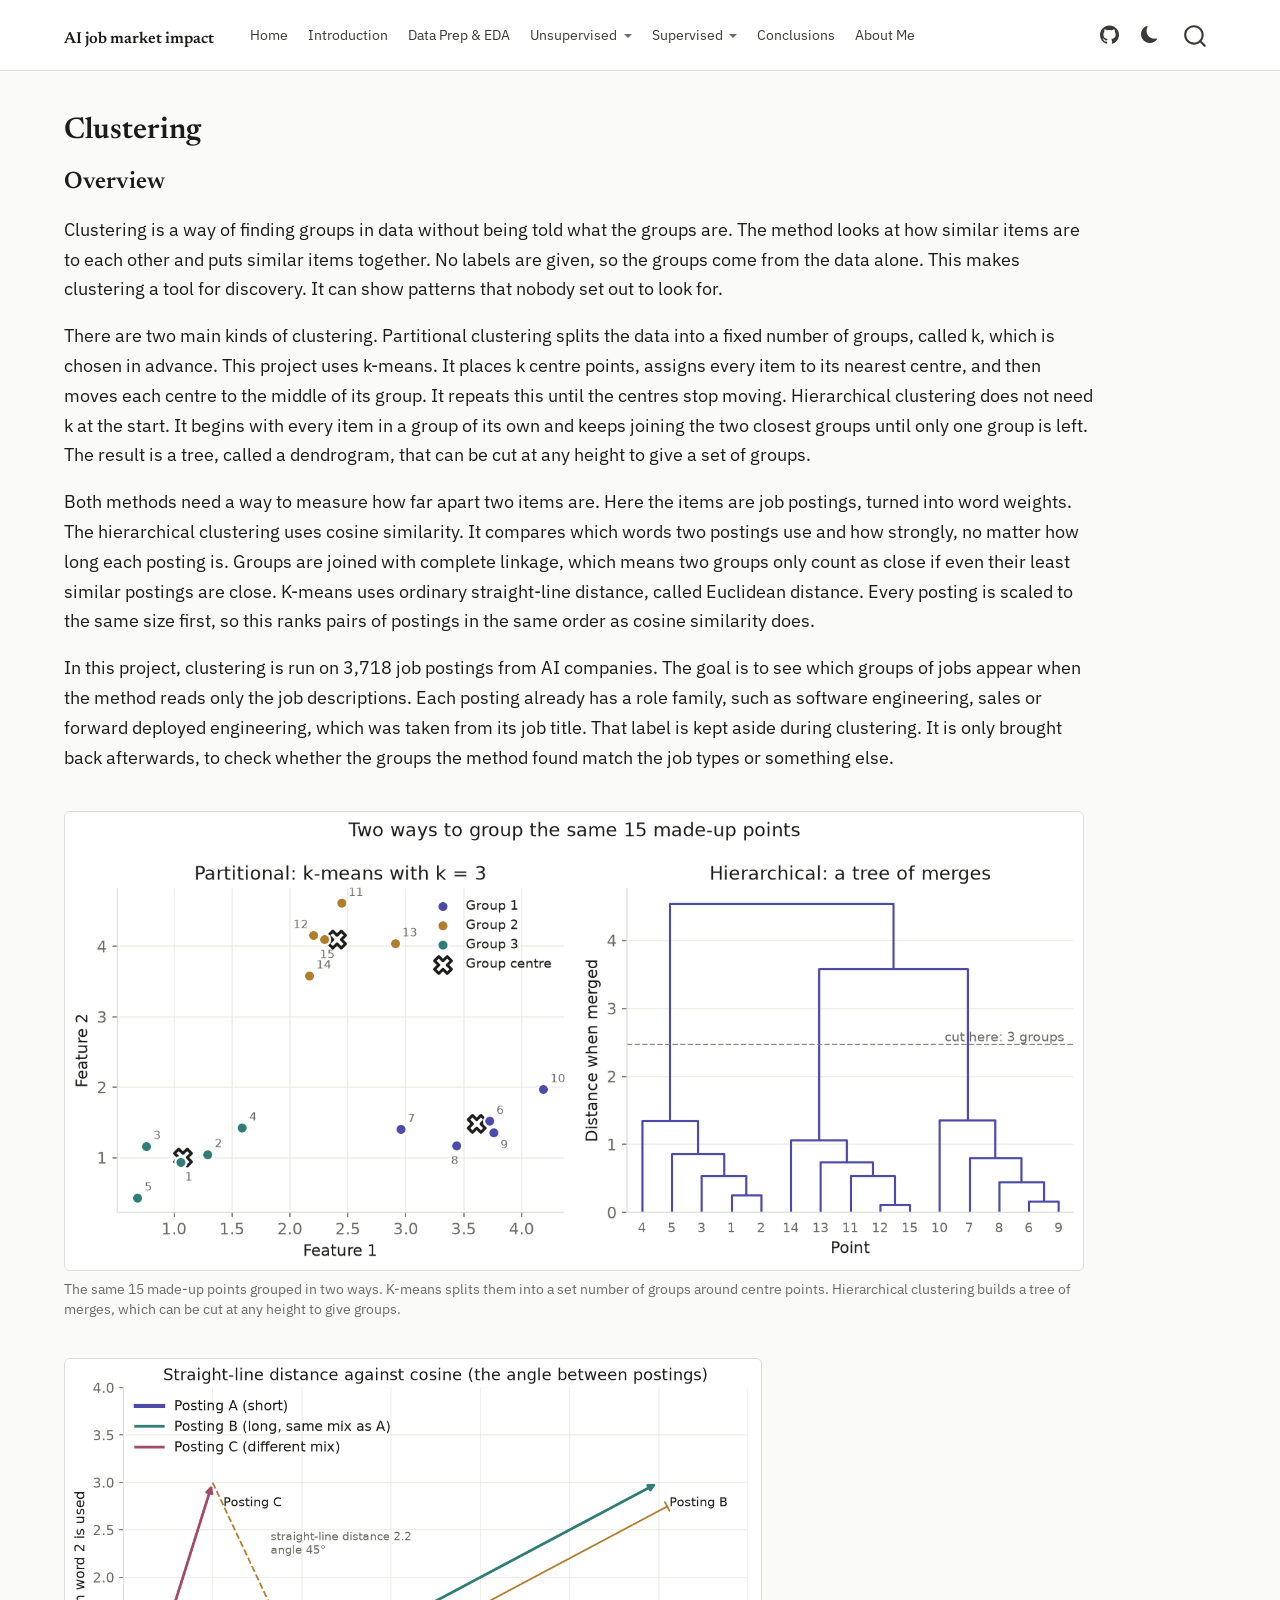
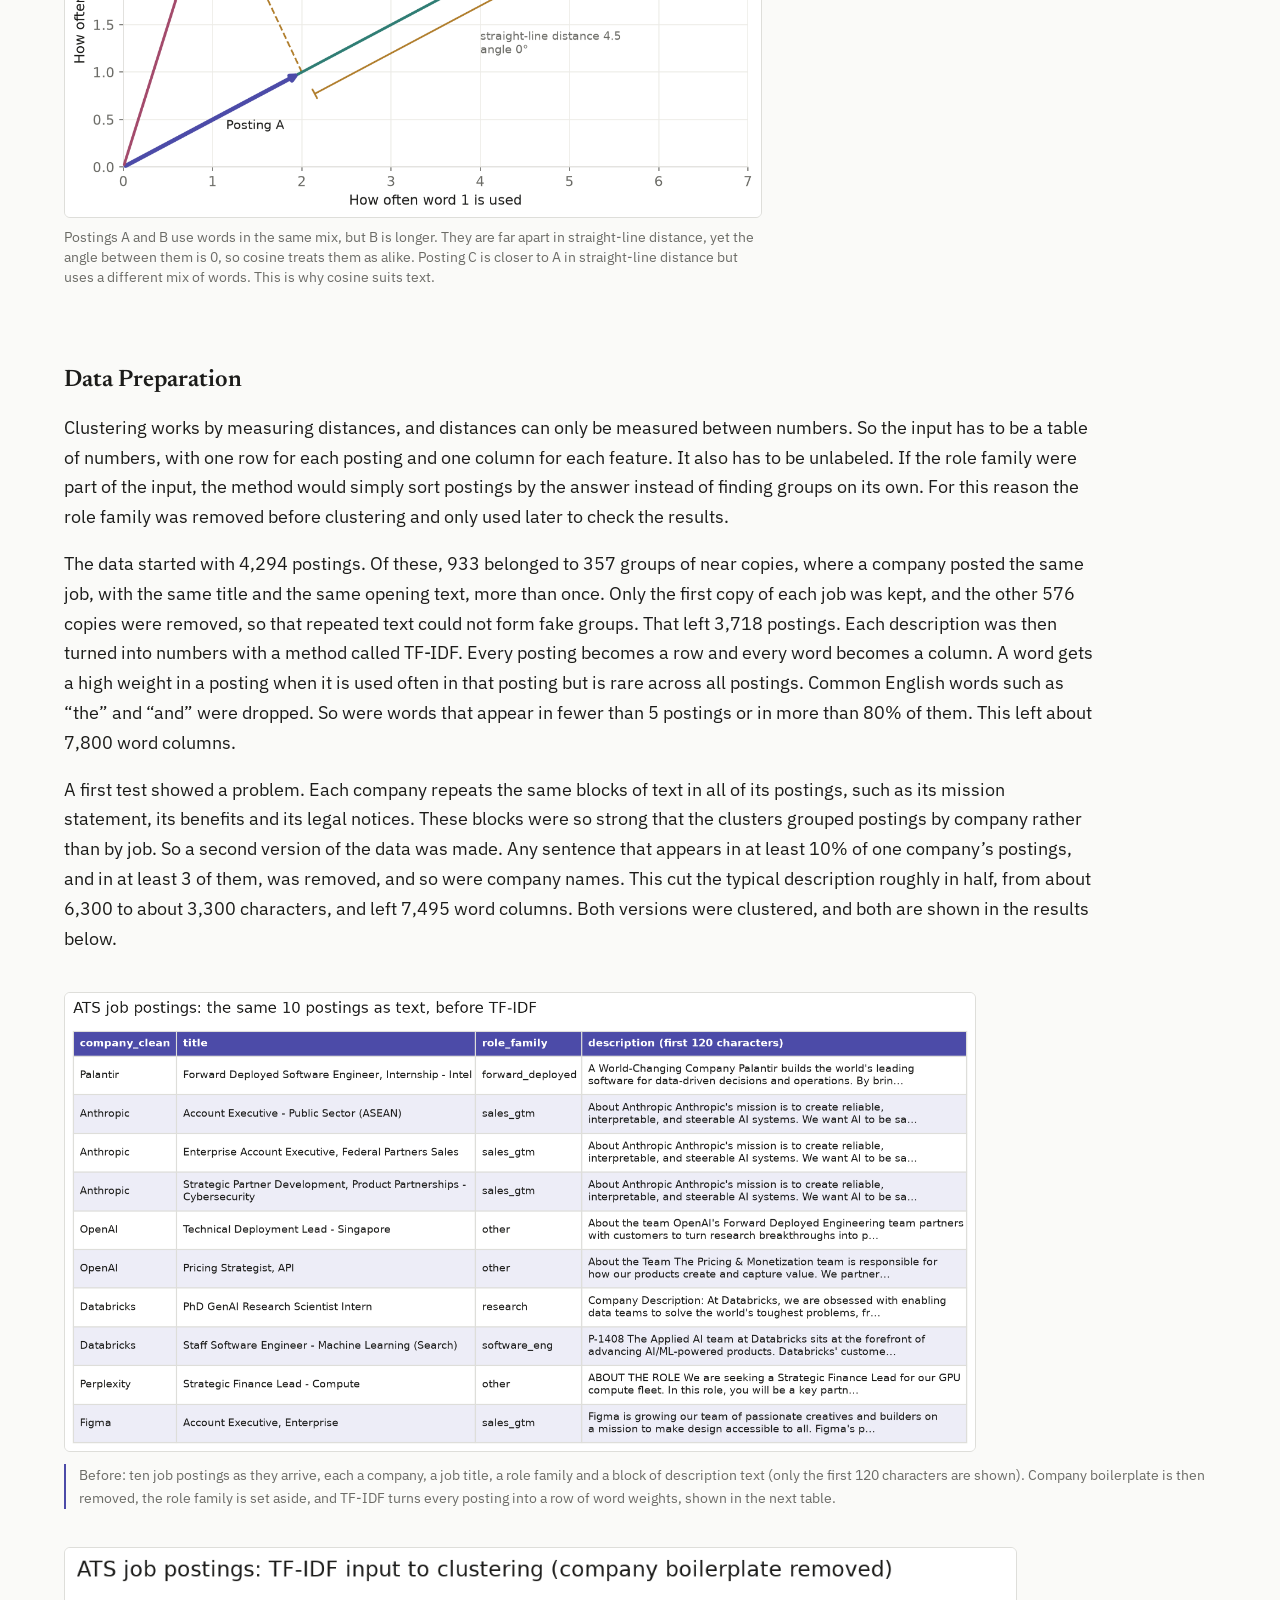
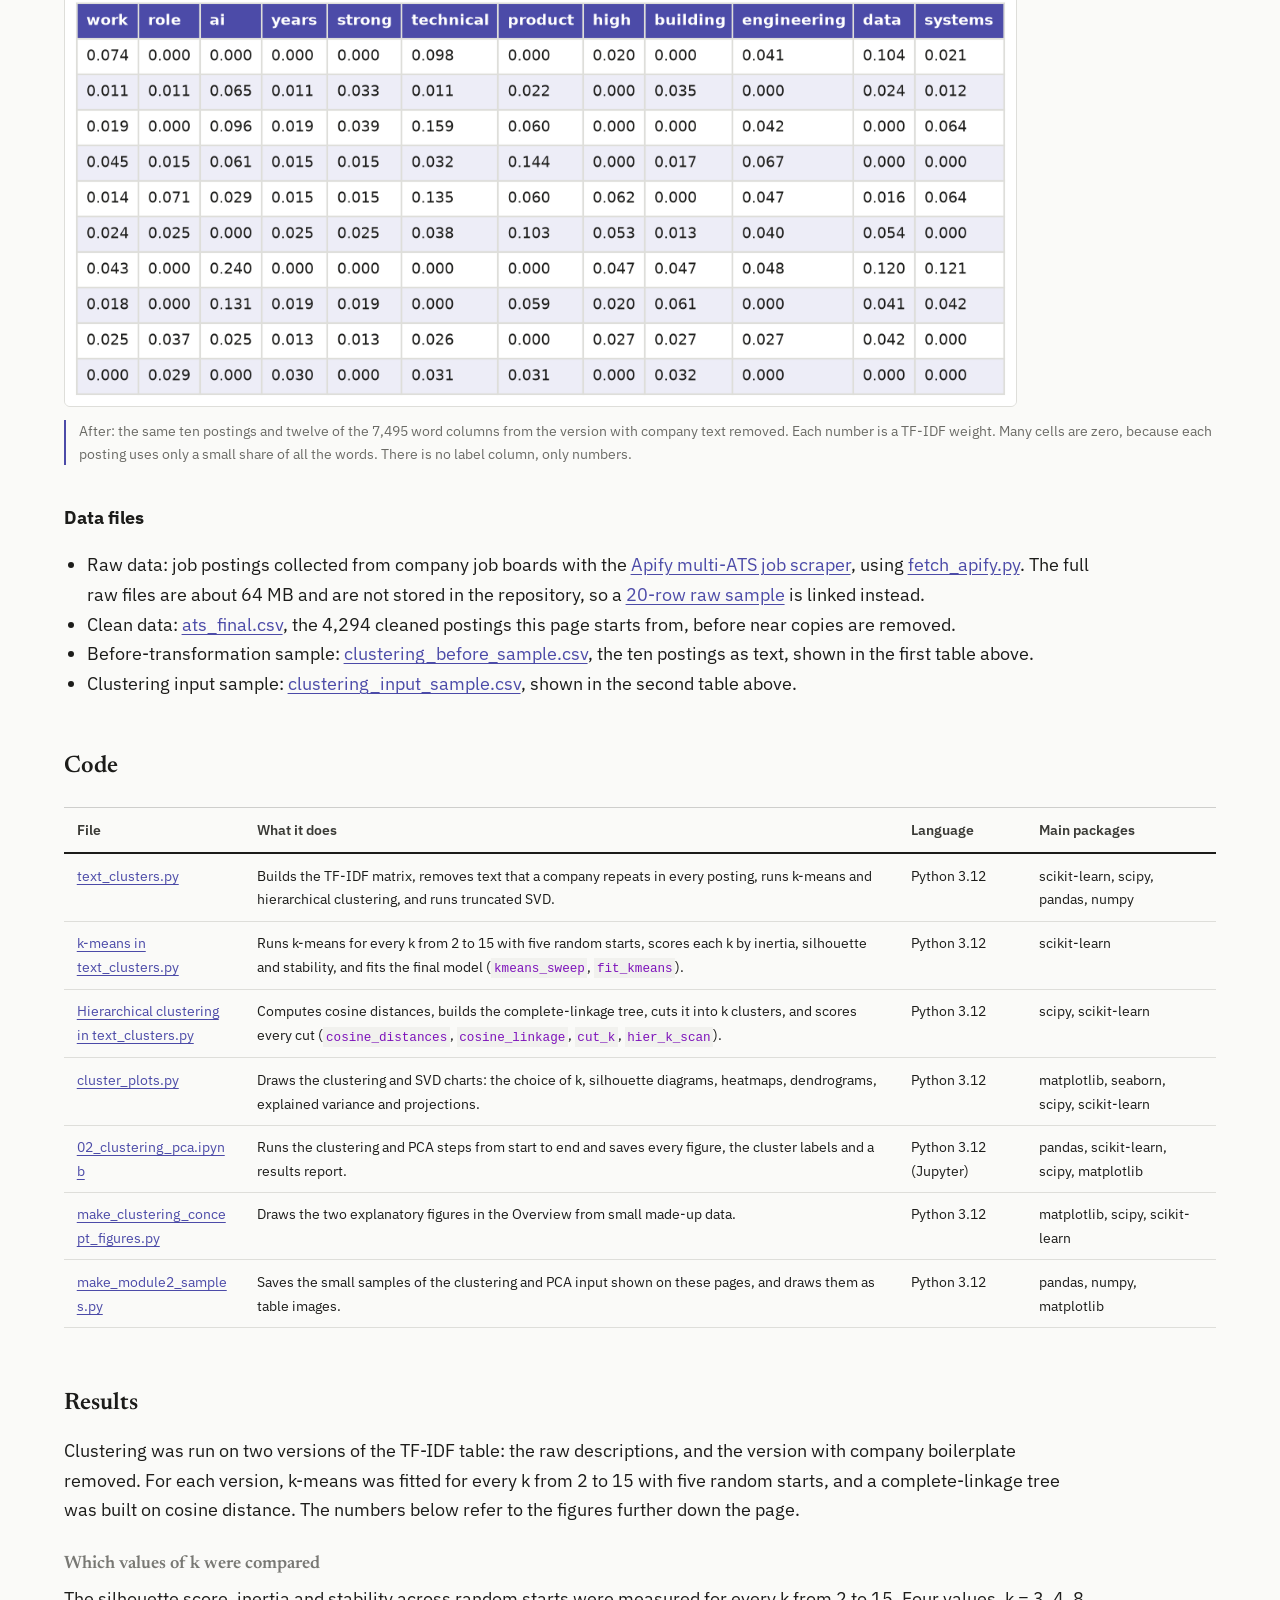
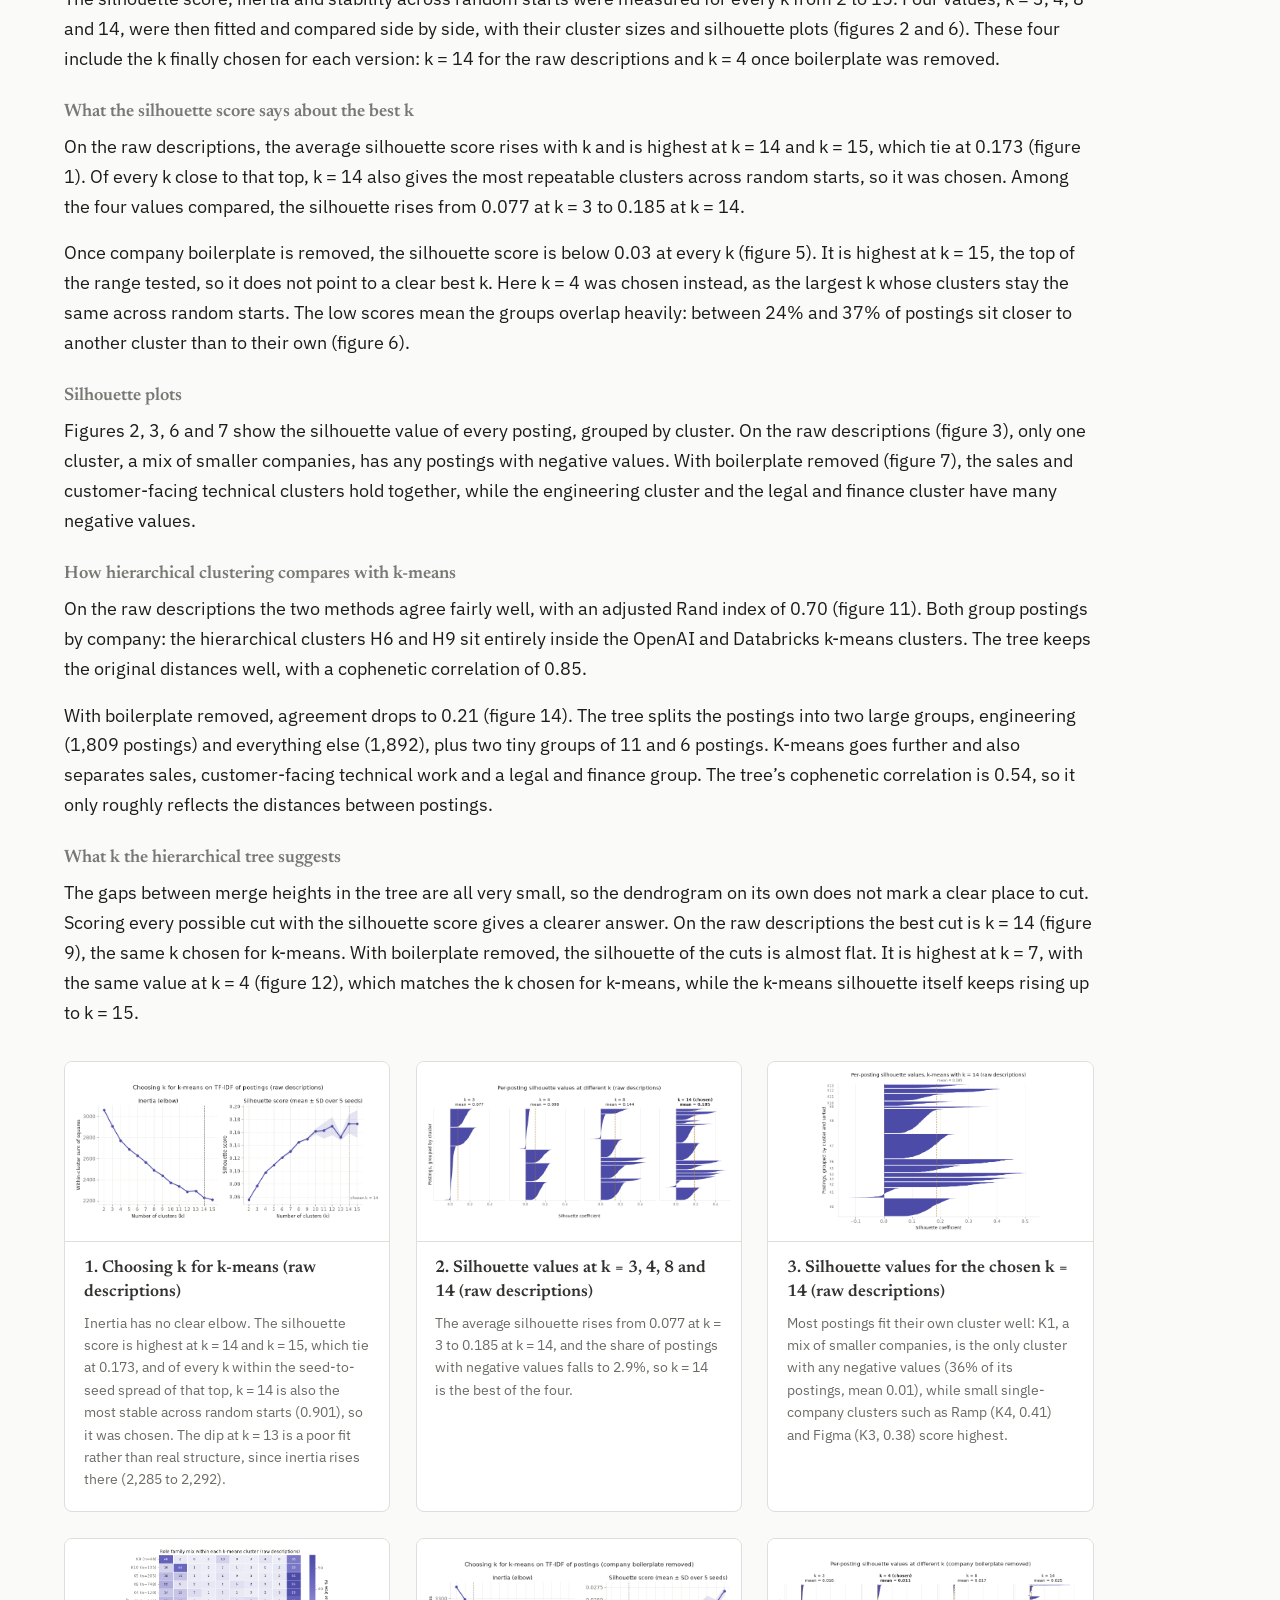
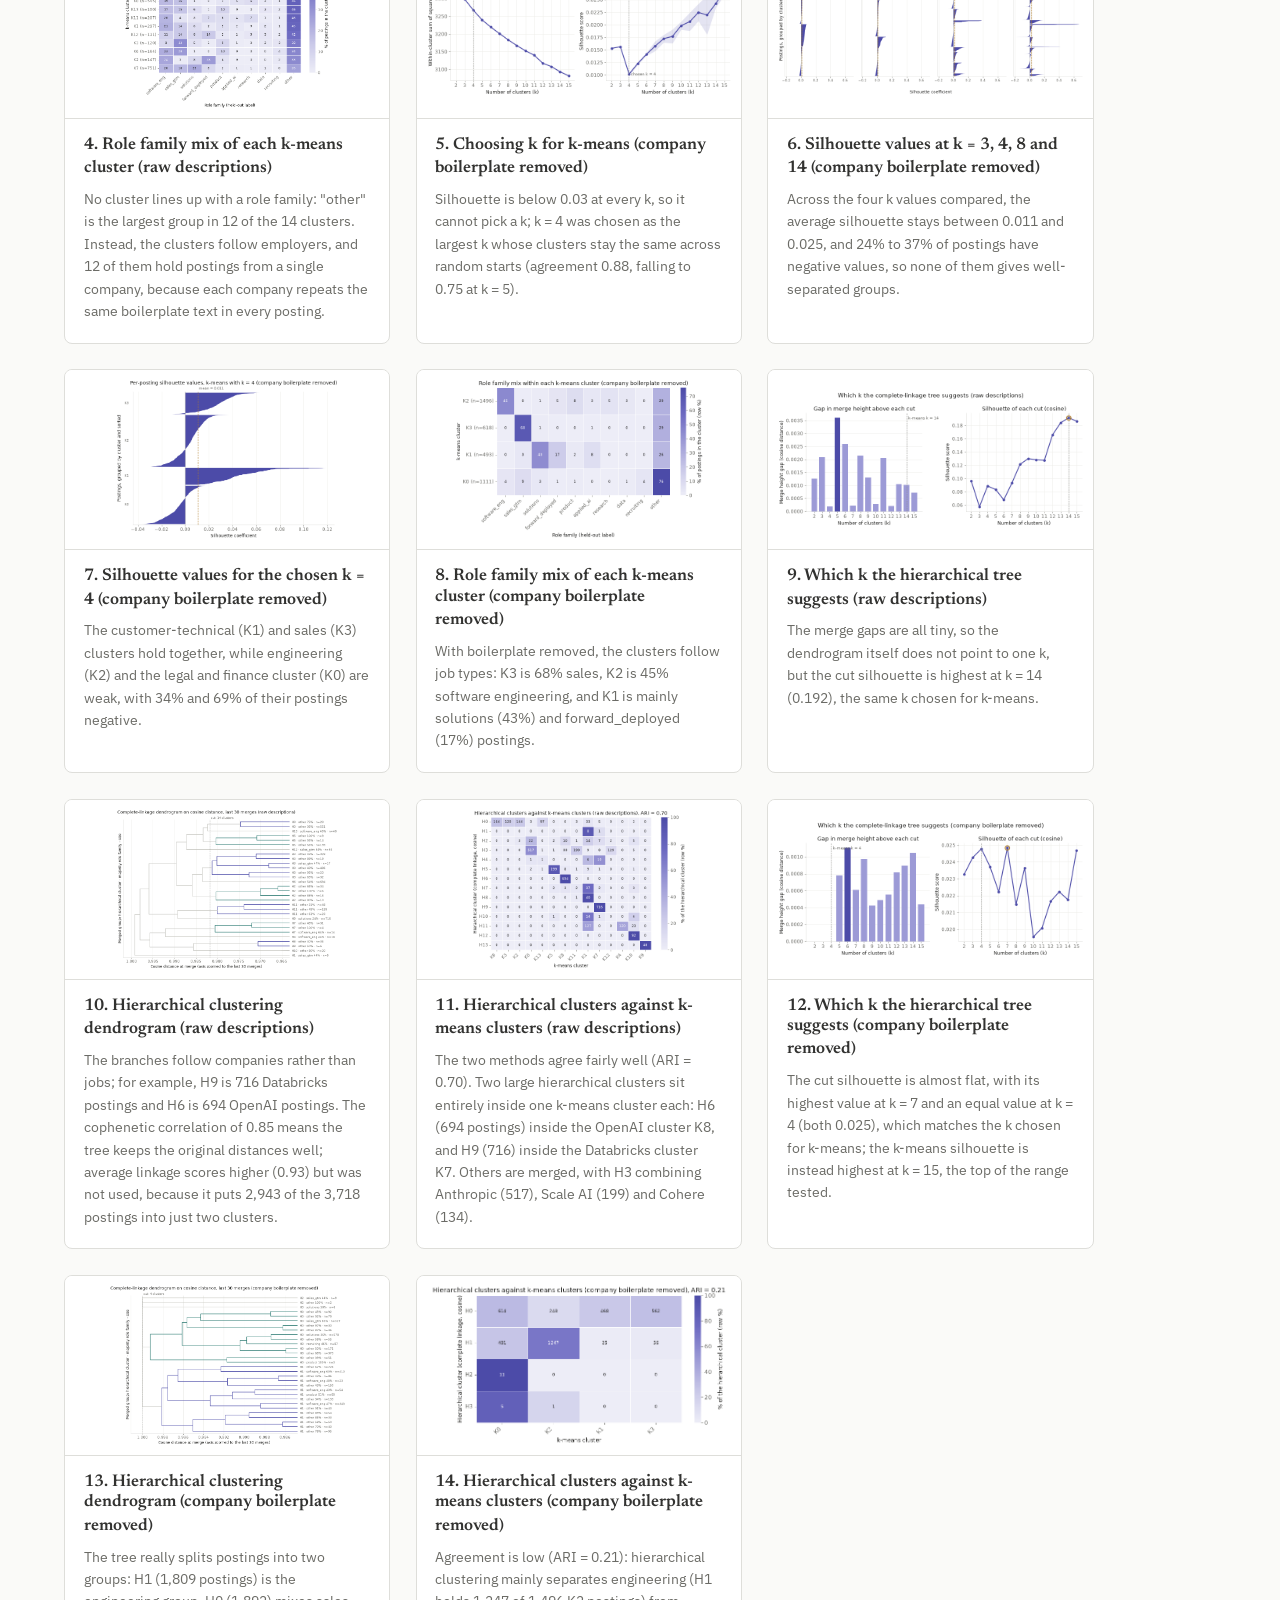
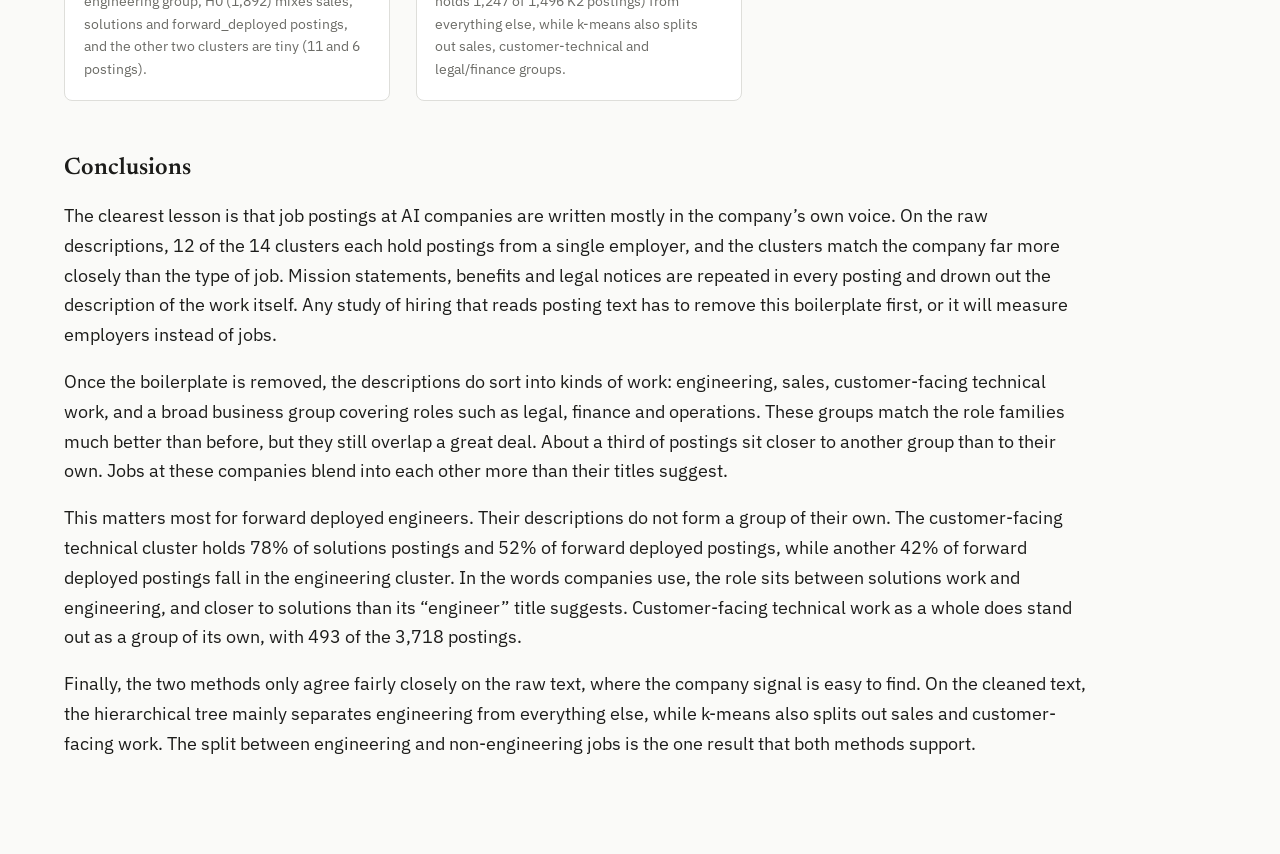
<file: docs/clustering.html>
<!DOCTYPE html>
<html xmlns="http://www.w3.org/1999/xhtml" lang="en" xml:lang="en"><head>

<meta charset="utf-8">
<meta name="generator" content="quarto-1.10.18">

<meta name="viewport" content="width=device-width, initial-scale=1.0, user-scalable=yes">


<title>Clustering – AI job market impact</title>
<style>
/* Default styles provided by pandoc.
** See https://pandoc.org/MANUAL.html#variables-for-html for config info.
*/
span.smallcaps{font-variant: small-caps;}
div.columns{display: flex; gap: 1.5em;}
div.column{flex: auto;}
@media screen {
div.columns{gap: min(4vw, 1.5em);}
div.column{overflow-x: auto;}
}
div.hanging-indent{margin-left: 1.5em; text-indent: -1.5em;}
ul.task-list{list-style: none;}
ul.task-list li input[type="checkbox"] {
  width: 0.8em;
  margin: 0 0.8em 0.2em -1em; /* quarto-specific, see https://github.com/quarto-dev/quarto-cli/issues/4556 */ 
  vertical-align: middle;
}
</style>


<script src="site_libs/quarto-nav/quarto-nav.js"></script>
<script src="site_libs/quarto-nav/headroom.min.js"></script>
<script src="site_libs/clipboard/clipboard.min.js"></script>
<script src="site_libs/quarto-search/autocomplete.umd.js"></script>
<script src="site_libs/quarto-search/fuse.min.js"></script>
<script src="site_libs/quarto-search/quarto-search.js"></script>
<meta name="quarto:offset" content="./">
<script src="site_libs/quarto-html/quarto.js" type="module"></script>
<script src="site_libs/quarto-html/tabsets/tabsets.js" type="module"></script>
<script src="site_libs/quarto-html/popper.min.js"></script>
<script src="site_libs/quarto-html/tippy.umd.min.js"></script>
<script src="site_libs/quarto-html/anchor.min.js"></script>
<link href="site_libs/quarto-html/tippy.css" rel="stylesheet">
<link href="site_libs/quarto-html/quarto-syntax-highlighting-64a204ab8560d761af7679ceaba22944.css" rel="stylesheet" class="quarto-color-scheme" id="quarto-text-highlighting-styles">
<link href="site_libs/quarto-html/quarto-syntax-highlighting-dark-b85bc7c33db8c58e0ec93c3465666fed.css" rel="stylesheet" class="quarto-color-scheme quarto-color-alternate" id="quarto-text-highlighting-styles">
<link href="site_libs/quarto-html/quarto-syntax-highlighting-64a204ab8560d761af7679ceaba22944.css" rel="stylesheet" class="quarto-color-scheme-extra" id="quarto-text-highlighting-styles">
<script src="site_libs/bootstrap/bootstrap.min.js"></script>
<link href="site_libs/bootstrap/bootstrap-icons.css" rel="stylesheet">
<link href="site_libs/bootstrap/bootstrap-9084e66acd12eae0aa7de9a5ccb9a2e0.min.css" rel="stylesheet" append-hash="true" class="quarto-color-scheme" id="quarto-bootstrap" data-mode="light">
<link href="site_libs/bootstrap/bootstrap-dark-2d8c5dbd272956421086809e24861dbd.min.css" rel="stylesheet" append-hash="true" class="quarto-color-scheme quarto-color-alternate" id="quarto-bootstrap" data-mode="dark">
<link href="site_libs/bootstrap/bootstrap-9084e66acd12eae0aa7de9a5ccb9a2e0.min.css" rel="stylesheet" append-hash="true" class="quarto-color-scheme-extra" id="quarto-bootstrap" data-mode="light">
<script id="quarto-search-options" type="application/json">{
  "location": "navbar",
  "copy-button": false,
  "collapse-after": 3,
  "panel-placement": "end",
  "type": "overlay",
  "limit": 50,
  "keyboard-shortcut": [
    "f",
    "/",
    "s"
  ],
  "show-item-context": false,
  "language": {
    "search-no-results-text": "No results",
    "search-matching-documents-text": "matching documents",
    "search-copy-link-title": "Copy link to search",
    "search-hide-matches-text": "Hide additional matches",
    "search-more-match-text": "more match in this document",
    "search-more-matches-text": "more matches in this document",
    "search-clear-button-title": "Clear",
    "search-text-placeholder": "",
    "search-detached-cancel-button-title": "Cancel",
    "search-submit-button-title": "Submit",
    "search-label": "Search"
  }
}</script>


</head>

<body class="nav-fixed quarto-light"><script id="quarto-html-before-body" type="application/javascript">
    const toggleBodyColorMode = (bsSheetEl) => {
      const mode = bsSheetEl.getAttribute("data-mode");
      const bodyEl = window.document.querySelector("body");
      if (mode === "dark") {
        bodyEl.classList.add("quarto-dark");
        bodyEl.classList.remove("quarto-light");
      } else {
        bodyEl.classList.add("quarto-light");
        bodyEl.classList.remove("quarto-dark");
      }
    }
    const toggleBodyColorPrimary = () => {
      const bsSheetEl = window.document.querySelector("link#quarto-bootstrap:not([rel=disabled-stylesheet])");
      if (bsSheetEl) {
        toggleBodyColorMode(bsSheetEl);
      }
    }
    const setColorSchemeToggle = (alternate) => {
      const toggles = window.document.querySelectorAll('.quarto-color-scheme-toggle');
      for (let i=0; i < toggles.length; i++) {
        const toggle = toggles[i];
        if (toggle) {
          if (alternate) {
            toggle.classList.add("alternate");
          } else {
            toggle.classList.remove("alternate");
          }
        }
      }
    };
    const toggleColorMode = (alternate) => {
      // Switch the stylesheets
      const primaryStylesheets = window.document.querySelectorAll('link.quarto-color-scheme:not(.quarto-color-alternate)');
      const alternateStylesheets = window.document.querySelectorAll('link.quarto-color-scheme.quarto-color-alternate');
      manageTransitions('#quarto-margin-sidebar .nav-link', false);
      if (alternate) {
        // note: dark is layered on light, we don't disable primary!
        enableStylesheet(alternateStylesheets);
        for (const sheetNode of alternateStylesheets) {
          if (sheetNode.id === "quarto-bootstrap") {
            toggleBodyColorMode(sheetNode);
          }
        }
      } else {
        disableStylesheet(alternateStylesheets);
        enableStylesheet(primaryStylesheets)
        toggleBodyColorPrimary();
      }
      manageTransitions('#quarto-margin-sidebar .nav-link', true);
      // Switch the toggles
      setColorSchemeToggle(alternate)
      // Hack to workaround the fact that safari doesn't
      // properly recolor the scrollbar when toggling (#1455)
      if (navigator.userAgent.indexOf('Safari') > 0 && navigator.userAgent.indexOf('Chrome') == -1) {
        manageTransitions("body", false);
        window.scrollTo(0, 1);
        setTimeout(() => {
          window.scrollTo(0, 0);
          manageTransitions("body", true);
        }, 40);
      }
    }
    const disableStylesheet = (stylesheets) => {
      for (let i=0; i < stylesheets.length; i++) {
        const stylesheet = stylesheets[i];
        stylesheet.rel = 'disabled-stylesheet';
      }
    }
    const enableStylesheet = (stylesheets) => {
      for (let i=0; i < stylesheets.length; i++) {
        const stylesheet = stylesheets[i];
        if(stylesheet.rel !== 'stylesheet') { // for Chrome, which will still FOUC without this check
          stylesheet.rel = 'stylesheet';
        }
      }
    }
    const manageTransitions = (selector, allowTransitions) => {
      const els = window.document.querySelectorAll(selector);
      for (let i=0; i < els.length; i++) {
        const el = els[i];
        if (allowTransitions) {
          el.classList.remove('notransition');
        } else {
          el.classList.add('notransition');
        }
      }
    }
    const isFileUrl = () => {
      return window.location.protocol === 'file:';
    }
    const hasAlternateSentinel = () => {
      let styleSentinel = getColorSchemeSentinel();
      if (styleSentinel !== null) {
        return styleSentinel === "alternate";
      } else {
        return false;
      }
    }
    const setStyleSentinel = (alternate) => {
      const value = alternate ? "alternate" : "default";
      if (!isFileUrl()) {
        window.localStorage.setItem("quarto-color-scheme", value);
      } else {
        localAlternateSentinel = value;
      }
    }
    const getColorSchemeSentinel = () => {
      if (!isFileUrl()) {
        const storageValue = window.localStorage.getItem("quarto-color-scheme");
        return storageValue != null ? storageValue : localAlternateSentinel;
      } else {
        return localAlternateSentinel;
      }
    }
    const toggleGiscusIfUsed = (isAlternate, darkModeDefault) => {
      const baseTheme = document.querySelector('#giscus-base-theme')?.value ?? 'light';
      const alternateTheme = document.querySelector('#giscus-alt-theme')?.value ?? 'dark';
      let newTheme = '';
      if(authorPrefersDark) {
        newTheme = isAlternate ? baseTheme : alternateTheme;
      } else {
        newTheme = isAlternate ? alternateTheme : baseTheme;
      }
      const changeGiscusTheme = () => {
        // From: https://github.com/giscus/giscus/issues/336
        const sendMessage = (message) => {
          const iframe = document.querySelector('iframe.giscus-frame');
          if (!iframe) return;
          iframe.contentWindow.postMessage({ giscus: message }, 'https://giscus.app');
        }
        sendMessage({
          setConfig: {
            theme: newTheme
          }
        });
      }
      const isGiscussLoaded = window.document.querySelector('iframe.giscus-frame') !== null;
      if (isGiscussLoaded) {
        changeGiscusTheme();
      }
    };
    const authorPrefersDark = false;
    const darkModeDefault = authorPrefersDark;
      document.querySelector('link#quarto-text-highlighting-styles.quarto-color-scheme-extra').rel = 'disabled-stylesheet';
      document.querySelector('link#quarto-bootstrap.quarto-color-scheme-extra').rel = 'disabled-stylesheet';
    let localAlternateSentinel = darkModeDefault ? 'alternate' : 'default';
    // Dark / light mode switch
    window.quartoToggleColorScheme = () => {
      // Read the current dark / light value
      let toAlternate = !hasAlternateSentinel();
      toggleColorMode(toAlternate);
      setStyleSentinel(toAlternate);
      toggleGiscusIfUsed(toAlternate, darkModeDefault);
      window.dispatchEvent(new Event('resize'));
    };
    // Switch to dark mode if need be
    if (hasAlternateSentinel()) {
      toggleColorMode(true);
    } else {
      toggleColorMode(false);
    }
  </script>

<div id="quarto-search-results"></div>
  <header id="quarto-header" class="headroom fixed-top">
    <nav class="navbar navbar-expand-xl " data-bs-theme="dark">
      <div class="navbar-container container-fluid">
      <div class="navbar-brand-container mx-auto">
    <a class="navbar-brand" href="./index.html">
    <span class="navbar-title">AI job market impact</span>
    </a>
  </div>
            <div id="quarto-search" class="" title="Search"></div>
          <button class="navbar-toggler" type="button" data-bs-toggle="collapse" data-bs-target="#navbarCollapse" aria-controls="navbarCollapse" role="menu" aria-expanded="false" aria-label="Toggle navigation" onclick="if (window.quartoToggleHeadroom) { window.quartoToggleHeadroom(); }">
  <span class="navbar-toggler-icon"></span>
</button>
          <div class="collapse navbar-collapse" id="navbarCollapse">
            <ul class="navbar-nav navbar-nav-scroll me-auto">
  <li class="nav-item">
    <a class="nav-link" href="./index.html"> 
<span class="menu-text">Home</span></a>
  </li>  
  <li class="nav-item">
    <a class="nav-link" href="./introduction.html"> 
<span class="menu-text">Introduction</span></a>
  </li>  
  <li class="nav-item">
    <a class="nav-link" href="./dataprep_eda.html"> 
<span class="menu-text">Data Prep &amp; EDA</span></a>
  </li>  
  <li class="nav-item dropdown ">
    <a class="nav-link dropdown-toggle" href="#" id="nav-menu-unsupervised" role="link" data-bs-toggle="dropdown" aria-expanded="false">
 <span class="menu-text">Unsupervised</span>
    </a>
    <ul class="dropdown-menu" aria-labelledby="nav-menu-unsupervised">    
        <li>
    <a class="dropdown-item" href="./clustering.html">
 <span class="dropdown-text">Clustering</span></a>
  </li>  
        <li>
    <a class="dropdown-item" href="./pca.html">
 <span class="dropdown-text">PCA</span></a>
  </li>  
    </ul>
  </li>
  <li class="nav-item dropdown ">
    <a class="nav-link dropdown-toggle" href="#" id="nav-menu-supervised" role="link" data-bs-toggle="dropdown" aria-expanded="false">
 <span class="menu-text">Supervised</span>
    </a>
    <ul class="dropdown-menu" aria-labelledby="nav-menu-supervised">    
        <li>
    <a class="dropdown-item" href="./naivebayes.html">
 <span class="dropdown-text">Naive Bayes</span></a>
  </li>  
        <li>
    <a class="dropdown-item" href="./dectrees.html">
 <span class="dropdown-text">Decision Trees</span></a>
  </li>  
        <li>
    <a class="dropdown-item" href="./regression.html">
 <span class="dropdown-text">Regression</span></a>
  </li>  
        <li>
    <a class="dropdown-item" href="./adaboost.html">
 <span class="dropdown-text">AdaBoost</span></a>
  </li>  
        <li>
    <a class="dropdown-item" href="./gradientboosting.html">
 <span class="dropdown-text">Gradient Boosting</span></a>
  </li>  
        <li>
    <a class="dropdown-item" href="./xgboost.html">
 <span class="dropdown-text">XGBoost</span></a>
  </li>  
    </ul>
  </li>
  <li class="nav-item">
    <a class="nav-link" href="./conclusions.html"> 
<span class="menu-text">Conclusions</span></a>
  </li>  
  <li class="nav-item">
    <a class="nav-link" href="./about.html"> 
<span class="menu-text">About Me</span></a>
  </li>  
</ul>
            <ul class="navbar-nav navbar-nav-scroll ms-auto">
  <li class="nav-item compact">
    <a class="nav-link" href="https://github.com/RahulHipparkar/ai-job-market-impact"> <i class="bi bi-github" role="img">
</i> 
<span class="menu-text"></span></a>
  </li>  
</ul>
          </div> <!-- /navcollapse -->
            <div class="quarto-navbar-tools">
  <a href="" class="quarto-color-scheme-toggle quarto-navigation-tool  px-1" onclick="window.quartoToggleColorScheme(); return false;" title="Toggle dark mode"><i class="bi"></i></a>
</div>
      </div> <!-- /container-fluid -->
    </nav>
</header>
<!-- content -->
<div id="quarto-content" class="quarto-container page-columns page-rows-contents page-layout-full page-navbar">
<!-- sidebar -->
<!-- margin-sidebar -->
    
<!-- main -->
<main class="content column-page" id="quarto-document-content">


<header id="title-block-header" class="quarto-title-block default">
<div class="quarto-title">
<h1 class="title">Clustering</h1>
</div>



<div class="quarto-title-meta column-page">

    
  
    
  </div>
  


</header>


<section id="overview" class="level2">
<h2 class="anchored" data-anchor-id="overview">Overview</h2>
<p>Clustering is a way of finding groups in data without being told what the groups are. The method looks at how similar items are to each other and puts similar items together. No labels are given, so the groups come from the data alone. This makes clustering a tool for discovery. It can show patterns that nobody set out to look for.</p>
<p>There are two main kinds of clustering. Partitional clustering splits the data into a fixed number of groups, called k, which is chosen in advance. This project uses k-means. It places k centre points, assigns every item to its nearest centre, and then moves each centre to the middle of its group. It repeats this until the centres stop moving. Hierarchical clustering does not need k at the start. It begins with every item in a group of its own and keeps joining the two closest groups until only one group is left. The result is a tree, called a dendrogram, that can be cut at any height to give a set of groups.</p>
<p>Both methods need a way to measure how far apart two items are. Here the items are job postings, turned into word weights. The hierarchical clustering uses cosine similarity. It compares which words two postings use and how strongly, no matter how long each posting is. Groups are joined with complete linkage, which means two groups only count as close if even their least similar postings are close. K-means uses ordinary straight-line distance, called Euclidean distance. Every posting is scaled to the same size first, so this ranks pairs of postings in the same order as cosine similarity does.</p>
<p>In this project, clustering is run on 3,718 job postings from AI companies. The goal is to see which groups of jobs appear when the method reads only the job descriptions. Each posting already has a role family, such as software engineering, sales or forward deployed engineering, which was taken from its job title. That label is kept aside during clustering. It is only brought back afterwards, to check whether the groups the method found match the job types or something else.</p>
<div class="quarto-figure quarto-figure-center">
<figure class="figure">
<p><img src="figures/clustering_concept_methods.png" class="img-fluid figure-img" alt="Two panels using the same 15 made-up points. Left: a scatter plot with the points coloured into three groups by k-means, each with a black cross at its centre. Right: a dendrogram of the same points, with a dashed line showing where to cut the tree to get three groups."></p>
<figcaption>The same 15 made-up points grouped in two ways. K-means splits them into a set number of groups around centre points. Hierarchical clustering builds a tree of merges, which can be cut at any height to give groups.</figcaption>
</figure>
</div>
<div class="quarto-figure quarto-figure-center">
<figure class="figure">
<p><img src="figures/clustering_concept_distance.png" class="img-fluid figure-img" alt="Three arrows from the origin on a chart of how often two words are used. Posting A is short and Posting B is long, and both point in the same direction. Posting C points in a different direction. Labels show a straight-line distance of 4.5 and an angle of 0 degrees between A and B, and a straight-line distance of 2.2 and an angle of 45 degrees between A and C."></p>
<figcaption>Postings A and B use words in the same mix, but B is longer. They are far apart in straight-line distance, yet the angle between them is 0, so cosine treats them as alike. Posting C is closer to A in straight-line distance but uses a different mix of words. This is why cosine suits text.</figcaption>
</figure>
</div>
</section>
<section id="data-preparation" class="level2">
<h2 class="anchored" data-anchor-id="data-preparation">Data Preparation</h2>
<p>Clustering works by measuring distances, and distances can only be measured between numbers. So the input has to be a table of numbers, with one row for each posting and one column for each feature. It also has to be unlabeled. If the role family were part of the input, the method would simply sort postings by the answer instead of finding groups on its own. For this reason the role family was removed before clustering and only used later to check the results.</p>
<p>The data started with 4,294 postings. Of these, 933 belonged to 357 groups of near copies, where a company posted the same job, with the same title and the same opening text, more than once. Only the first copy of each job was kept, and the other 576 copies were removed, so that repeated text could not form fake groups. That left 3,718 postings. Each description was then turned into numbers with a method called TF-IDF. Every posting becomes a row and every word becomes a column. A word gets a high weight in a posting when it is used often in that posting but is rare across all postings. Common English words such as “the” and “and” were dropped. So were words that appear in fewer than 5 postings or in more than 80% of them. This left about 7,800 word columns.</p>
<p>A first test showed a problem. Each company repeats the same blocks of text in all of its postings, such as its mission statement, its benefits and its legal notices. These blocks were so strong that the clusters grouped postings by company rather than by job. So a second version of the data was made. Any sentence that appears in at least 10% of one company’s postings, and in at least 3 of them, was removed, and so were company names. This cut the typical description roughly in half, from about 6,300 to about 3,300 characters, and left 7,495 word columns. Both versions were clustered, and both are shown in the results below.</p>
<div class="sample-figure">
<p><img src="figures/samples/clustering_before_sample.png" class="img-fluid" alt="Table of 10 job postings with four columns: company, job title, role family, and the first 120 characters of the description text. Several descriptions open with the same company introduction, such as three Anthropic postings that all begin About Anthropic."></p>
<p>Before: ten job postings as they arrive, each a company, a job title, a role family and a block of description text (only the first 120 characters are shown). Company boilerplate is then removed, the role family is set aside, and TF-IDF turns every posting into a row of word weights, shown in the next table.</p>
</div>
<div class="sample-figure">
<p><img src="figures/samples/clustering_input_sample.png" class="img-fluid" alt="Table of 10 job postings by 12 terms, each cell a TF-IDF weight between 0 and about 0.25, with many zeros. There is no label column."></p>
<p>After: the same ten postings and twelve of the 7,495 word columns from the version with company text removed. Each number is a TF-IDF weight. Many cells are zero, because each posting uses only a small share of all the words. There is no label column, only numbers.</p>
</div>
<p><strong>Data files</strong></p>
<ul>
<li>Raw data: job postings collected from company job boards with the <a href="https://apify.com/scrapesage/multi-ats-job-scraper">Apify multi-ATS job scraper</a>, using <a href="https://github.com/RahulHipparkar/ai-job-market-impact/blob/main/src/fetch_apify.py">fetch_apify.py</a>. The full raw files are about 64 MB and are not stored in the repository, so a <a href="https://github.com/RahulHipparkar/ai-job-market-impact/blob/main/data/samples/ats_raw_sample.csv">20-row raw sample</a> is linked instead.</li>
<li>Clean data: <a href="https://github.com/RahulHipparkar/ai-job-market-impact/blob/main/data/processed/ats_final.csv">ats_final.csv</a>, the 4,294 cleaned postings this page starts from, before near copies are removed.</li>
<li>Before-transformation sample: <a href="https://github.com/RahulHipparkar/ai-job-market-impact/blob/main/data/samples/clustering_before_sample.csv">clustering_before_sample.csv</a>, the ten postings as text, shown in the first table above.</li>
<li>Clustering input sample: <a href="https://github.com/RahulHipparkar/ai-job-market-impact/blob/main/data/samples/clustering_input_sample.csv">clustering_input_sample.csv</a>, shown in the second table above.</li>
</ul>
</section>
<section id="code" class="level2">
<h2 class="anchored" data-anchor-id="code">Code</h2>
<div class="table-wrap">
<table class="caption-top table">
<thead>
<tr class="header">
<th>File</th>
<th>What it does</th>
<th>Language</th>
<th>Main packages</th>
</tr>
</thead>
<tbody>
<tr class="odd">
<td><a href="https://github.com/RahulHipparkar/ai-job-market-impact/blob/main/src/text_clusters.py">text_clusters.py</a></td>
<td>Builds the TF-IDF matrix, removes text that a company repeats in every posting, runs k-means and hierarchical clustering, and runs truncated SVD.</td>
<td>Python 3.12</td>
<td>scikit-learn, scipy, pandas, numpy</td>
</tr>
<tr class="even">
<td><a href="https://github.com/RahulHipparkar/ai-job-market-impact/blob/main/src/text_clusters.py">k-means in text_clusters.py</a></td>
<td>Runs k-means for every k from 2 to 15 with five random starts, scores each k by inertia, silhouette and stability, and fits the final model (<code>kmeans_sweep</code>, <code>fit_kmeans</code>).</td>
<td>Python 3.12</td>
<td>scikit-learn</td>
</tr>
<tr class="odd">
<td><a href="https://github.com/RahulHipparkar/ai-job-market-impact/blob/main/src/text_clusters.py">Hierarchical clustering in text_clusters.py</a></td>
<td>Computes cosine distances, builds the complete-linkage tree, cuts it into k clusters, and scores every cut (<code>cosine_distances</code>, <code>cosine_linkage</code>, <code>cut_k</code>, <code>hier_k_scan</code>).</td>
<td>Python 3.12</td>
<td>scipy, scikit-learn</td>
</tr>
<tr class="even">
<td><a href="https://github.com/RahulHipparkar/ai-job-market-impact/blob/main/src/cluster_plots.py">cluster_plots.py</a></td>
<td>Draws the clustering and SVD charts: the choice of k, silhouette diagrams, heatmaps, dendrograms, explained variance and projections.</td>
<td>Python 3.12</td>
<td>matplotlib, seaborn, scipy, scikit-learn</td>
</tr>
<tr class="odd">
<td><a href="https://github.com/RahulHipparkar/ai-job-market-impact/blob/main/notebooks/02_clustering_pca.ipynb">02_clustering_pca.ipynb</a></td>
<td>Runs the clustering and PCA steps from start to end and saves every figure, the cluster labels and a results report.</td>
<td>Python 3.12 (Jupyter)</td>
<td>pandas, scikit-learn, scipy, matplotlib</td>
</tr>
<tr class="even">
<td><a href="https://github.com/RahulHipparkar/ai-job-market-impact/blob/main/src/make_clustering_concept_figures.py">make_clustering_concept_figures.py</a></td>
<td>Draws the two explanatory figures in the Overview from small made-up data.</td>
<td>Python 3.12</td>
<td>matplotlib, scipy, scikit-learn</td>
</tr>
<tr class="odd">
<td><a href="https://github.com/RahulHipparkar/ai-job-market-impact/blob/main/src/make_module2_samples.py">make_module2_samples.py</a></td>
<td>Saves the small samples of the clustering and PCA input shown on these pages, and draws them as table images.</td>
<td>Python 3.12</td>
<td>pandas, numpy, matplotlib</td>
</tr>
</tbody>
</table>
</div>
</section>
<section id="results" class="level2">
<h2 class="anchored" data-anchor-id="results">Results</h2>
<p>Clustering was run on two versions of the TF-IDF table: the raw descriptions, and the version with company boilerplate removed. For each version, k-means was fitted for every k from 2 to 15 with five random starts, and a complete-linkage tree was built on cosine distance. The numbers below refer to the figures further down the page.</p>
<section id="which-values-of-k-were-compared" class="level3">
<h3 class="anchored" data-anchor-id="which-values-of-k-were-compared">Which values of k were compared</h3>
<p>The silhouette score, inertia and stability across random starts were measured for every k from 2 to 15. Four values, k = 3, 4, 8 and 14, were then fitted and compared side by side, with their cluster sizes and silhouette plots (figures 2 and 6). These four include the k finally chosen for each version: k = 14 for the raw descriptions and k = 4 once boilerplate was removed.</p>
</section>
<section id="what-the-silhouette-score-says-about-the-best-k" class="level3">
<h3 class="anchored" data-anchor-id="what-the-silhouette-score-says-about-the-best-k">What the silhouette score says about the best k</h3>
<p>On the raw descriptions, the average silhouette score rises with k and is highest at k = 14 and k = 15, which tie at 0.173 (figure 1). Of every k close to that top, k = 14 also gives the most repeatable clusters across random starts, so it was chosen. Among the four values compared, the silhouette rises from 0.077 at k = 3 to 0.185 at k = 14.</p>
<p>Once company boilerplate is removed, the silhouette score is below 0.03 at every k (figure 5). It is highest at k = 15, the top of the range tested, so it does not point to a clear best k. Here k = 4 was chosen instead, as the largest k whose clusters stay the same across random starts. The low scores mean the groups overlap heavily: between 24% and 37% of postings sit closer to another cluster than to their own (figure 6).</p>
</section>
<section id="silhouette-plots" class="level3">
<h3 class="anchored" data-anchor-id="silhouette-plots">Silhouette plots</h3>
<p>Figures 2, 3, 6 and 7 show the silhouette value of every posting, grouped by cluster. On the raw descriptions (figure 3), only one cluster, a mix of smaller companies, has any postings with negative values. With boilerplate removed (figure 7), the sales and customer-facing technical clusters hold together, while the engineering cluster and the legal and finance cluster have many negative values.</p>
</section>
<section id="how-hierarchical-clustering-compares-with-k-means" class="level3">
<h3 class="anchored" data-anchor-id="how-hierarchical-clustering-compares-with-k-means">How hierarchical clustering compares with k-means</h3>
<p>On the raw descriptions the two methods agree fairly well, with an adjusted Rand index of 0.70 (figure 11). Both group postings by company: the hierarchical clusters H6 and H9 sit entirely inside the OpenAI and Databricks k-means clusters. The tree keeps the original distances well, with a cophenetic correlation of 0.85.</p>
<p>With boilerplate removed, agreement drops to 0.21 (figure 14). The tree splits the postings into two large groups, engineering (1,809 postings) and everything else (1,892), plus two tiny groups of 11 and 6 postings. K-means goes further and also separates sales, customer-facing technical work and a legal and finance group. The tree’s cophenetic correlation is 0.54, so it only roughly reflects the distances between postings.</p>
</section>
<section id="what-k-the-hierarchical-tree-suggests" class="level3">
<h3 class="anchored" data-anchor-id="what-k-the-hierarchical-tree-suggests">What k the hierarchical tree suggests</h3>
<p>The gaps between merge heights in the tree are all very small, so the dendrogram on its own does not mark a clear place to cut. Scoring every possible cut with the silhouette score gives a clearer answer. On the raw descriptions the best cut is k = 14 (figure 9), the same k chosen for k-means. With boilerplate removed, the silhouette of the cuts is almost flat. It is highest at k = 7, with the same value at k = 4 (figure 12), which matches the k chosen for k-means, while the k-means silhouette itself keeps rising up to k = 15.</p>
<!-- The cards sit in a raw HTML block, as on the Data Prep page. Captions
here are HTML, so use <p>, <em> and <a> rather than markdown. -->
<div class="figure-grid">
<div class="figure-card">
  <a href="figures/ats_kmeans_k_sweep_raw.png">
    <img src="figures/thumbs/ats_kmeans_k_sweep_raw.png" alt="Two line charts against the number of clusters k, from 2 to 15, for k-means on the raw job descriptions. Left: inertia falls steadily as k grows. Right: the silhouette score rises, dips at k = 13 and is highest at k = 14 and k = 15, which tie. A dashed line marks the chosen k = 14.">
  </a>
  <div class="figure-card-body">
    <h4 class="anchored">1. Choosing k for k-means (raw descriptions)</h4>
    <p>Inertia has no clear elbow. The silhouette score is highest at k = 14 and k = 15, which tie at 0.173, and of every k within the seed-to-seed spread of that top, k = 14 is also the most stable across random starts (0.901), so it was chosen. The dip at k = 13 is a poor fit rather than real structure, since inertia rises there (2,285 to 2,292).</p>
  </div>
</div>

<div class="figure-card">
  <a href="figures/ats_kmeans_silhouette_compare_raw.png">
    <img src="figures/thumbs/ats_kmeans_silhouette_compare_raw.png" alt="Four silhouette diagrams side by side for k-means with k = 3, 4, 8 and 14 on the raw job descriptions. Each has one band per cluster with postings sorted by silhouette value and a dashed line at the mean. The means are 0.077, 0.098, 0.144 and 0.185.">
  </a>
  <div class="figure-card-body">
    <h4 class="anchored">2. Silhouette values at k = 3, 4, 8 and 14 (raw descriptions)</h4>
    <p>The average silhouette rises from 0.077 at k = 3 to 0.185 at k = 14, and the share of postings with negative values falls to 2.9%, so k = 14 is the best of the four.</p>
  </div>
</div>

<div class="figure-card">
  <a href="figures/ats_kmeans_silhouette_raw.png">
    <img src="figures/thumbs/ats_kmeans_silhouette_raw.png" alt="Silhouette diagram for k-means with k = 14 on the raw job descriptions, with one band per cluster from K0 to K13. Most values are above zero, part of cluster K1 is below zero, and a dashed line marks the mean of 0.185.">
  </a>
  <div class="figure-card-body">
    <h4 class="anchored">3. Silhouette values for the chosen k = 14 (raw descriptions)</h4>
    <p>Most postings fit their own cluster well: K1, a mix of smaller companies, is the only cluster with any negative values (36% of its postings, mean 0.01), while small single-company clusters such as Ramp (K4, 0.41) and Figma (K3, 0.38) score highest.</p>
  </div>
</div>

<div class="figure-card">
  <a href="figures/ats_kmeans_role_family_raw.png">
    <img src="figures/thumbs/ats_kmeans_role_family_raw.png" alt="Heatmap of the 14 k-means clusters against 10 role families on the raw job descriptions. Each cell shows the percent of the cluster's postings in that role family. The column for the other family has the highest share in 12 of the 14 rows.">
  </a>
  <div class="figure-card-body">
    <h4 class="anchored">4. Role family mix of each k-means cluster (raw descriptions)</h4>
    <p>No cluster lines up with a role family: "other" is the largest group in 12 of the 14 clusters. Instead, the clusters follow employers, and 12 of them hold postings from a single company, because each company repeats the same boilerplate text in every posting.</p>
  </div>
</div>

<div class="figure-card">
  <a href="figures/ats_kmeans_k_sweep_stripped.png">
    <img src="figures/thumbs/ats_kmeans_k_sweep_stripped.png" alt="Two line charts against the number of clusters k, from 2 to 15, for k-means after company boilerplate is removed. Left: inertia falls steadily as k grows. Right: the silhouette score stays below 0.03 at every k, dips at k = 4 and then rises toward k = 15. A dashed line marks the chosen k = 4.">
  </a>
  <div class="figure-card-body">
    <h4 class="anchored">5. Choosing k for k-means (company boilerplate removed)</h4>
    <p>Silhouette is below 0.03 at every k, so it cannot pick a k; k = 4 was chosen as the largest k whose clusters stay the same across random starts (agreement 0.88, falling to 0.75 at k = 5).</p>
  </div>
</div>

<div class="figure-card">
  <a href="figures/ats_kmeans_silhouette_compare_stripped.png">
    <img src="figures/thumbs/ats_kmeans_silhouette_compare_stripped.png" alt="Four silhouette diagrams side by side for k-means with k = 3, 4, 8 and 14 after company boilerplate is removed. Each has one band per cluster and a dashed line at the mean. The means are 0.016, 0.011, 0.017 and 0.025, and every panel has many values below zero.">
  </a>
  <div class="figure-card-body">
    <h4 class="anchored">6. Silhouette values at k = 3, 4, 8 and 14 (company boilerplate removed)</h4>
    <p>Across the four k values compared, the average silhouette stays between 0.011 and 0.025, and 24% to 37% of postings have negative values, so none of them gives well-separated groups.</p>
  </div>
</div>

<div class="figure-card">
  <a href="figures/ats_kmeans_silhouette_stripped.png">
    <img src="figures/thumbs/ats_kmeans_silhouette_stripped.png" alt="Silhouette diagram for k-means with k = 4 after company boilerplate is removed, with one band per cluster from K0 to K3. Clusters K0 and K2 have many values below zero, and a dashed line marks the mean of 0.011.">
  </a>
  <div class="figure-card-body">
    <h4 class="anchored">7. Silhouette values for the chosen k = 4 (company boilerplate removed)</h4>
    <p>The customer-technical (K1) and sales (K3) clusters hold together, while engineering (K2) and the legal and finance cluster (K0) are weak, with 34% and 69% of their postings negative.</p>
  </div>
</div>

<div class="figure-card">
  <a href="figures/ats_kmeans_role_family_stripped.png">
    <img src="figures/thumbs/ats_kmeans_role_family_stripped.png" alt="Heatmap of the 4 k-means clusters against 10 role families after company boilerplate is removed. Each cell shows the percent of the cluster's postings in that role family. One cluster is mostly sales, one is mostly software engineering, and one is mostly solutions and forward deployed roles.">
  </a>
  <div class="figure-card-body">
    <h4 class="anchored">8. Role family mix of each k-means cluster (company boilerplate removed)</h4>
    <p>With boilerplate removed, the clusters follow job types: K3 is 68% sales, K2 is 45% software engineering, and K1 is mainly solutions (43%) and forward_deployed (17%) postings.</p>
  </div>
</div>

<div class="figure-card">
  <a href="figures/ats_hier_k_scan_raw.png">
    <img src="figures/thumbs/ats_hier_k_scan_raw.png" alt="Two charts against the number of clusters k, from 2 to 15, for the complete-linkage tree on the raw job descriptions. Left: bars show the gap in merge height above each cut, tallest at k = 5. Right: the silhouette of each cut, highest at k = 14. A dashed line marks the k-means choice of k = 14.">
  </a>
  <div class="figure-card-body">
    <h4 class="anchored">9. Which k the hierarchical tree suggests (raw descriptions)</h4>
    <p>The merge gaps are all tiny, so the dendrogram itself does not point to one k, but the cut silhouette is highest at k = 14 (0.192), the same k chosen for k-means.</p>
  </div>
</div>

<div class="figure-card">
  <a href="figures/ats_hier_dendrogram_raw.png">
    <img src="figures/thumbs/ats_hier_dendrogram_raw.png" alt="Dendrogram of the last 30 merges of a complete-linkage tree built on cosine distance between the raw job descriptions. Each leaf is labelled with its cluster, its most common role family and its size. A dashed line marks the cut into 14 clusters.">
  </a>
  <div class="figure-card-body">
    <h4 class="anchored">10. Hierarchical clustering dendrogram (raw descriptions)</h4>
    <p>The branches follow companies rather than jobs; for example, H9 is 716 Databricks postings and H6 is 694 OpenAI postings. The cophenetic correlation of 0.85 means the tree keeps the original distances well; average linkage scores higher (0.93) but was not used, because it puts 2,943 of the 3,718 postings into just two clusters.</p>
  </div>
</div>

<div class="figure-card">
  <a href="figures/ats_hier_vs_kmeans_raw.png">
    <img src="figures/thumbs/ats_hier_vs_kmeans_raw.png" alt="Heatmap of posting counts for the 14 hierarchical clusters against the 14 k-means clusters on the raw job descriptions. The title gives an adjusted Rand index of 0.70.">
  </a>
  <div class="figure-card-body">
    <h4 class="anchored">11. Hierarchical clusters against k-means clusters (raw descriptions)</h4>
    <p>The two methods agree fairly well (ARI = 0.70). Two large hierarchical clusters sit entirely inside one k-means cluster each: H6 (694 postings) inside the OpenAI cluster K8, and H9 (716) inside the Databricks cluster K7. Others are merged, with H3 combining Anthropic (517), Scale AI (199) and Cohere (134).</p>
  </div>
</div>

<div class="figure-card">
  <a href="figures/ats_hier_k_scan_stripped.png">
    <img src="figures/thumbs/ats_hier_k_scan_stripped.png" alt="Two charts against the number of clusters k, from 2 to 15, for the complete-linkage tree after company boilerplate is removed. Left: bars show the gap in merge height above each cut, tallest at k = 6. Right: the silhouette of each cut, highest at k = 7 and almost the same at k = 4. A dashed line marks the k-means choice of k = 4.">
  </a>
  <div class="figure-card-body">
    <h4 class="anchored">12. Which k the hierarchical tree suggests (company boilerplate removed)</h4>
    <p>The cut silhouette is almost flat, with its highest value at k = 7 and an equal value at k = 4 (both 0.025), which matches the k chosen for k-means; the k-means silhouette is instead highest at k = 15, the top of the range tested.</p>
  </div>
</div>

<div class="figure-card">
  <a href="figures/ats_hier_dendrogram_stripped.png">
    <img src="figures/thumbs/ats_hier_dendrogram_stripped.png" alt="Dendrogram of the last 30 merges of a complete-linkage tree built on cosine distance after company boilerplate is removed. Each leaf is labelled with its cluster, its most common role family and its size. A dashed line marks the cut into 4 clusters.">
  </a>
  <div class="figure-card-body">
    <h4 class="anchored">13. Hierarchical clustering dendrogram (company boilerplate removed)</h4>
    <p>The tree really splits postings into two groups: H1 (1,809 postings) is the engineering group, H0 (1,892) mixes sales, solutions and forward_deployed postings, and the other two clusters are tiny (11 and 6 postings).</p>
  </div>
</div>

<div class="figure-card">
  <a href="figures/ats_hier_vs_kmeans_stripped.png">
    <img src="figures/thumbs/ats_hier_vs_kmeans_stripped.png" alt="Heatmap of posting counts for the 4 hierarchical clusters against the 4 k-means clusters after company boilerplate is removed. The title gives an adjusted Rand index of 0.21.">
  </a>
  <div class="figure-card-body">
    <h4 class="anchored">14. Hierarchical clusters against k-means clusters (company boilerplate removed)</h4>
    <p>Agreement is low (ARI = 0.21): hierarchical clustering mainly separates engineering (H1 holds 1,247 of 1,496 K2 postings) from everything else, while k-means also splits out sales, customer-technical and legal/finance groups.</p>
  </div>
</div>
</div>
</section>
</section>
<section id="conclusions" class="level2">
<h2 class="anchored" data-anchor-id="conclusions">Conclusions</h2>
<p>The clearest lesson is that job postings at AI companies are written mostly in the company’s own voice. On the raw descriptions, 12 of the 14 clusters each hold postings from a single employer, and the clusters match the company far more closely than the type of job. Mission statements, benefits and legal notices are repeated in every posting and drown out the description of the work itself. Any study of hiring that reads posting text has to remove this boilerplate first, or it will measure employers instead of jobs.</p>
<p>Once the boilerplate is removed, the descriptions do sort into kinds of work: engineering, sales, customer-facing technical work, and a broad business group covering roles such as legal, finance and operations. These groups match the role families much better than before, but they still overlap a great deal. About a third of postings sit closer to another group than to their own. Jobs at these companies blend into each other more than their titles suggest.</p>
<p>This matters most for forward deployed engineers. Their descriptions do not form a group of their own. The customer-facing technical cluster holds 78% of solutions postings and 52% of forward deployed postings, while another 42% of forward deployed postings fall in the engineering cluster. In the words companies use, the role sits between solutions work and engineering, and closer to solutions than its “engineer” title suggests. Customer-facing technical work as a whole does stand out as a group of its own, with 493 of the 3,718 postings.</p>
<p>Finally, the two methods only agree fairly closely on the raw text, where the company signal is easy to find. On the cleaned text, the hierarchical tree mainly separates engineering from everything else, while k-means also splits out sales and customer-facing work. The split between engineering and non-engineering jobs is the one result that both methods support.</p>


</section>

</main> <!-- /main -->
<script id="quarto-html-after-body" type="application/javascript">
  window.document.addEventListener("DOMContentLoaded", function (event) {
    // Ensure there is a toggle, if there isn't float one in the top right
    if (window.document.querySelector('.quarto-color-scheme-toggle') === null) {
      const a = window.document.createElement('a');
      a.classList.add('top-right');
      a.classList.add('quarto-color-scheme-toggle');
      a.href = "";
      a.onclick = function() { try { window.quartoToggleColorScheme(); } catch {} return false; };
      const i = window.document.createElement("i");
      i.classList.add('bi');
      a.appendChild(i);
      window.document.body.appendChild(a);
    }
    setColorSchemeToggle(hasAlternateSentinel())
    const icon = "";
    const anchorJS = new window.AnchorJS();
    anchorJS.options = {
      placement: 'right',
      icon: icon
    };
    anchorJS.add('.anchored');
    const isCodeAnnotation = (el) => {
      for (const clz of el.classList) {
        if (clz.startsWith('code-annotation-')) {                     
          return true;
        }
      }
      return false;
    }
    const onCopySuccess = function(e) {
      // button target
      const button = e.trigger;
      // don't keep focus
      button.blur();
      // flash "checked"
      button.classList.add('code-copy-button-checked');
      var currentTitle = button.getAttribute("title");
      button.setAttribute("title", "Copied!");
      let tooltip;
      if (window.bootstrap) {
        button.setAttribute("data-bs-toggle", "tooltip");
        button.setAttribute("data-bs-placement", "left");
        button.setAttribute("data-bs-title", "Copied!");
        tooltip = new bootstrap.Tooltip(button, 
          { trigger: "manual", 
            customClass: "code-copy-button-tooltip",
            offset: [0, -8]});
        tooltip.show();    
      }
      setTimeout(function() {
        if (tooltip) {
          tooltip.hide();
          button.removeAttribute("data-bs-title");
          button.removeAttribute("data-bs-toggle");
          button.removeAttribute("data-bs-placement");
        }
        button.setAttribute("title", currentTitle);
        button.classList.remove('code-copy-button-checked');
      }, 1000);
      // clear code selection
      e.clearSelection();
    }
    const getTextToCopy = function(trigger) {
      const outerScaffold = trigger.parentElement.cloneNode(true);
      const codeEl = outerScaffold.querySelector('code');
      for (const childEl of codeEl.children) {
        if (isCodeAnnotation(childEl)) {
          childEl.remove();
        }
      }
      return codeEl.innerText;
    }
    const clipboard = new window.ClipboardJS('.code-copy-button:not([data-in-quarto-modal])', {
      text: getTextToCopy
    });
    clipboard.on('success', onCopySuccess);
    if (window.document.getElementById('quarto-embedded-source-code-modal')) {
      const clipboardModal = new window.ClipboardJS('.code-copy-button[data-in-quarto-modal]', {
        text: getTextToCopy,
        container: window.document.getElementById('quarto-embedded-source-code-modal')
      });
      clipboardModal.on('success', onCopySuccess);
    }
      var localhostRegex = new RegExp(/^(?:http|https):\/\/localhost\:?[0-9]*\//);
      var mailtoRegex = new RegExp(/^mailto:/);
        var filterRegex = new RegExp('/' + window.location.host + '/');
      var isInternal = (href) => {
          return filterRegex.test(href) || localhostRegex.test(href) || mailtoRegex.test(href);
      }
      // Inspect non-navigation links and adorn them if external
     var links = window.document.querySelectorAll('a[href]:not(.nav-link):not(.navbar-brand):not(.toc-action):not(.sidebar-link):not(.sidebar-item-toggle):not(.pagination-link):not(.no-external):not([aria-hidden]):not(.dropdown-item):not(.quarto-navigation-tool):not(.about-link)');
      for (var i=0; i<links.length; i++) {
        const link = links[i];
        if (!isInternal(link.href)) {
          // undo the damage that might have been done by quarto-nav.js in the case of
          // links that we want to consider external
          if (link.dataset.originalHref !== undefined) {
            link.href = link.dataset.originalHref;
          }
        }
      }
    function tippyHover(el, contentFn, onTriggerFn, onUntriggerFn) {
      const config = {
        allowHTML: true,
        maxWidth: 500,
        delay: 100,
        arrow: false,
        appendTo: function(el) {
            return el.parentElement;
        },
        interactive: true,
        interactiveBorder: 10,
        theme: 'quarto',
        placement: 'bottom-start',
      };
      if (contentFn) {
        config.content = contentFn;
      }
      if (onTriggerFn) {
        config.onTrigger = onTriggerFn;
      }
      if (onUntriggerFn) {
        config.onUntrigger = onUntriggerFn;
      }
      window.tippy(el, config); 
    }
    const noterefs = window.document.querySelectorAll('a[role="doc-noteref"]');
    for (var i=0; i<noterefs.length; i++) {
      const ref = noterefs[i];
      tippyHover(ref, function() {
        // use id or data attribute instead here
        let href = ref.getAttribute('data-footnote-href') || ref.getAttribute('href');
        try { href = new URL(href).hash; } catch {}
        const id = href.replace(/^#\/?/, "");
        const note = window.document.getElementById(id);
        if (note) {
          return note.innerHTML;
        } else {
          return "";
        }
      });
    }
    const xrefs = window.document.querySelectorAll('a.quarto-xref');
    const processXRef = (id, note) => {
      // Strip column container classes
      const stripColumnClz = (el) => {
        el.classList.remove("page-full", "page-columns");
        if (el.children) {
          for (const child of el.children) {
            stripColumnClz(child);
          }
        }
      }
      stripColumnClz(note)
      if (id === null || id.startsWith('sec-')) {
        // Special case sections, only their first couple elements
        const container = document.createElement("div");
        if (note.children && note.children.length > 2) {
          container.appendChild(note.children[0].cloneNode(true));
          for (let i = 1; i < note.children.length; i++) {
            const child = note.children[i];
            if (child.tagName === "P" && child.innerText === "") {
              continue;
            } else {
              container.appendChild(child.cloneNode(true));
              break;
            }
          }
          if (window.Quarto?.typesetMath) {
            window.Quarto.typesetMath(container);
          }
          return container.innerHTML
        } else {
          if (window.Quarto?.typesetMath) {
            window.Quarto.typesetMath(note);
          }
          return note.innerHTML;
        }
      } else {
        // Remove any anchor links if they are present
        const anchorLink = note.querySelector('a.anchorjs-link');
        if (anchorLink) {
          anchorLink.remove();
        }
        if (window.Quarto?.typesetMath) {
          window.Quarto.typesetMath(note);
        }
        if (note.classList.contains("callout")) {
          return note.outerHTML;
        } else {
          return note.innerHTML;
        }
      }
    }
    for (var i=0; i<xrefs.length; i++) {
      const xref = xrefs[i];
      tippyHover(xref, undefined, function(instance) {
        instance.disable();
        let url = xref.getAttribute('href');
        let hash = undefined; 
        if (url.startsWith('#')) {
          hash = url;
        } else {
          try { hash = new URL(url).hash; } catch {}
        }
        if (hash) {
          const id = hash.replace(/^#\/?/, "");
          const note = window.document.getElementById(id);
          if (note !== null) {
            try {
              const html = processXRef(id, note.cloneNode(true));
              instance.setContent(html);
            } finally {
              instance.enable();
              instance.show();
            }
          } else {
            // See if we can fetch this
            fetch(url.split('#')[0])
            .then(res => res.text())
            .then(html => {
              const parser = new DOMParser();
              const htmlDoc = parser.parseFromString(html, "text/html");
              const note = htmlDoc.getElementById(id);
              if (note !== null) {
                const html = processXRef(id, note);
                instance.setContent(html);
              } 
            }).finally(() => {
              instance.enable();
              instance.show();
            });
          }
        } else {
          // See if we can fetch a full url (with no hash to target)
          // This is a special case and we should probably do some content thinning / targeting
          fetch(url)
          .then(res => res.text())
          .then(html => {
            const parser = new DOMParser();
            const htmlDoc = parser.parseFromString(html, "text/html");
            const note = htmlDoc.querySelector('main.content');
            if (note !== null) {
              // This should only happen for chapter cross references
              // (since there is no id in the URL)
              // remove the first header
              if (note.children.length > 0 && note.children[0].tagName === "HEADER") {
                note.children[0].remove();
              }
              const html = processXRef(null, note);
              instance.setContent(html);
            } 
          }).finally(() => {
            instance.enable();
            instance.show();
          });
        }
      }, function(instance) {
      });
    }
        let selectedAnnoteEl;
        const selectorForAnnotation = ( cell, annotation) => {
          let cellAttr = 'data-code-cell="' + cell + '"';
          let lineAttr = 'data-code-annotation="' +  annotation + '"';
          const selector = 'span[' + cellAttr + '][' + lineAttr + ']';
          return selector;
        }
        const selectCodeLines = (annoteEl) => {
          const doc = window.document;
          const targetCell = annoteEl.getAttribute("data-target-cell");
          const targetAnnotation = annoteEl.getAttribute("data-target-annotation");
          const annoteSpan = window.document.querySelector(selectorForAnnotation(targetCell, targetAnnotation));
          const lines = annoteSpan.getAttribute("data-code-lines").split(",");
          const lineIds = lines.map((line) => {
            return targetCell + "-" + line;
          })
          let top = null;
          let height = null;
          let parent = null;
          if (lineIds.length > 0) {
              //compute the position of the single el (top and bottom and make a div)
              const el = window.document.getElementById(lineIds[0]);
              top = el.offsetTop;
              height = el.offsetHeight;
              parent = el.parentElement.parentElement;
            if (lineIds.length > 1) {
              const lastEl = window.document.getElementById(lineIds[lineIds.length - 1]);
              const bottom = lastEl.offsetTop + lastEl.offsetHeight;
              height = bottom - top;
            }
            if (top !== null && height !== null && parent !== null) {
              // cook up a div (if necessary) and position it 
              let div = window.document.getElementById("code-annotation-line-highlight");
              if (div === null) {
                div = window.document.createElement("div");
                div.setAttribute("id", "code-annotation-line-highlight");
                div.style.position = 'absolute';
                parent.appendChild(div);
              }
              div.style.top = top - 2 + "px";
              div.style.height = height + 4 + "px";
              div.style.left = 0;
              let gutterDiv = window.document.getElementById("code-annotation-line-highlight-gutter");
              if (gutterDiv === null) {
                gutterDiv = window.document.createElement("div");
                gutterDiv.setAttribute("id", "code-annotation-line-highlight-gutter");
                gutterDiv.style.position = 'absolute';
                const codeCell = window.document.getElementById(targetCell);
                const gutter = codeCell.querySelector('.code-annotation-gutter');
                gutter.appendChild(gutterDiv);
              }
              gutterDiv.style.top = top - 2 + "px";
              gutterDiv.style.height = height + 4 + "px";
            }
            selectedAnnoteEl = annoteEl;
          }
        };
        const unselectCodeLines = () => {
          const elementsIds = ["code-annotation-line-highlight", "code-annotation-line-highlight-gutter"];
          elementsIds.forEach((elId) => {
            const div = window.document.getElementById(elId);
            if (div) {
              div.remove();
            }
          });
          selectedAnnoteEl = undefined;
        };
          // Handle positioning of the toggle
      window.addEventListener(
        "resize",
        throttle(() => {
          elRect = undefined;
          if (selectedAnnoteEl) {
            selectCodeLines(selectedAnnoteEl);
          }
        }, 10)
      );
      function throttle(fn, ms) {
      let throttle = false;
      let timer;
        return (...args) => {
          if(!throttle) { // first call gets through
              fn.apply(this, args);
              throttle = true;
          } else { // all the others get throttled
              if(timer) clearTimeout(timer); // cancel #2
              timer = setTimeout(() => {
                fn.apply(this, args);
                timer = throttle = false;
              }, ms);
          }
        };
      }
        // Attach click handler to the DT
        const annoteDls = window.document.querySelectorAll('dt[data-target-cell]');
        for (const annoteDlNode of annoteDls) {
          annoteDlNode.addEventListener('click', (event) => {
            const clickedEl = event.target;
            if (clickedEl !== selectedAnnoteEl) {
              unselectCodeLines();
              const activeEl = window.document.querySelector('dt[data-target-cell].code-annotation-active');
              if (activeEl) {
                activeEl.classList.remove('code-annotation-active');
              }
              selectCodeLines(clickedEl);
              clickedEl.classList.add('code-annotation-active');
            } else {
              // Unselect the line
              unselectCodeLines();
              clickedEl.classList.remove('code-annotation-active');
            }
          });
        }
    const findCites = (el) => {
      const parentEl = el.parentElement;
      if (parentEl) {
        const cites = parentEl.dataset.cites;
        if (cites) {
          return {
            el,
            cites: cites.split(' ')
          };
        } else {
          return findCites(el.parentElement)
        }
      } else {
        return undefined;
      }
    };
    var bibliorefs = window.document.querySelectorAll('a[role="doc-biblioref"]');
    for (var i=0; i<bibliorefs.length; i++) {
      const ref = bibliorefs[i];
      const citeInfo = findCites(ref);
      if (citeInfo) {
        tippyHover(citeInfo.el, function() {
          var popup = window.document.createElement('div');
          citeInfo.cites.forEach(function(cite) {
            var citeDiv = window.document.createElement('div');
            citeDiv.classList.add('hanging-indent');
            citeDiv.classList.add('csl-entry');
            var biblioDiv = window.document.getElementById('ref-' + cite);
            if (biblioDiv) {
              citeDiv.innerHTML = biblioDiv.innerHTML;
            }
            popup.appendChild(citeDiv);
          });
          return popup.innerHTML;
        });
      }
    }
  });
  </script>
</div> <!-- /content -->




</body></html>
</file>
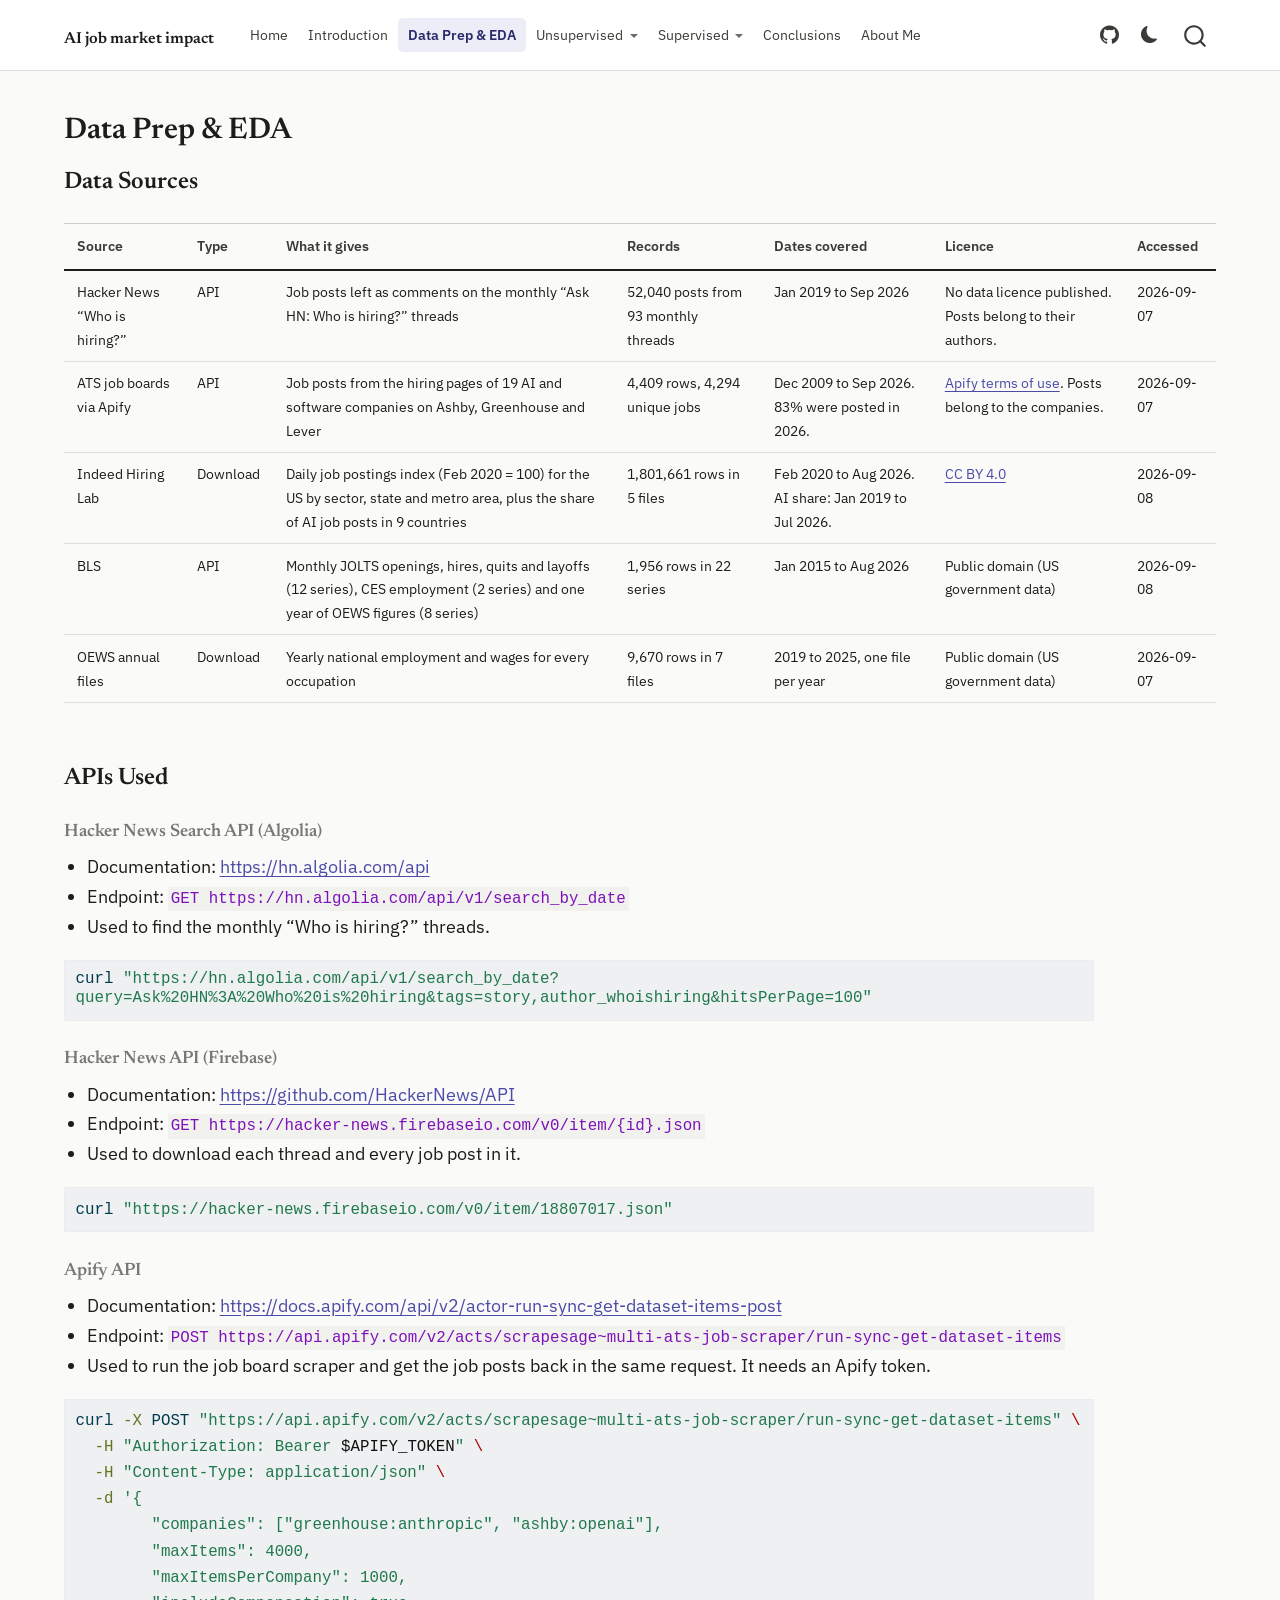
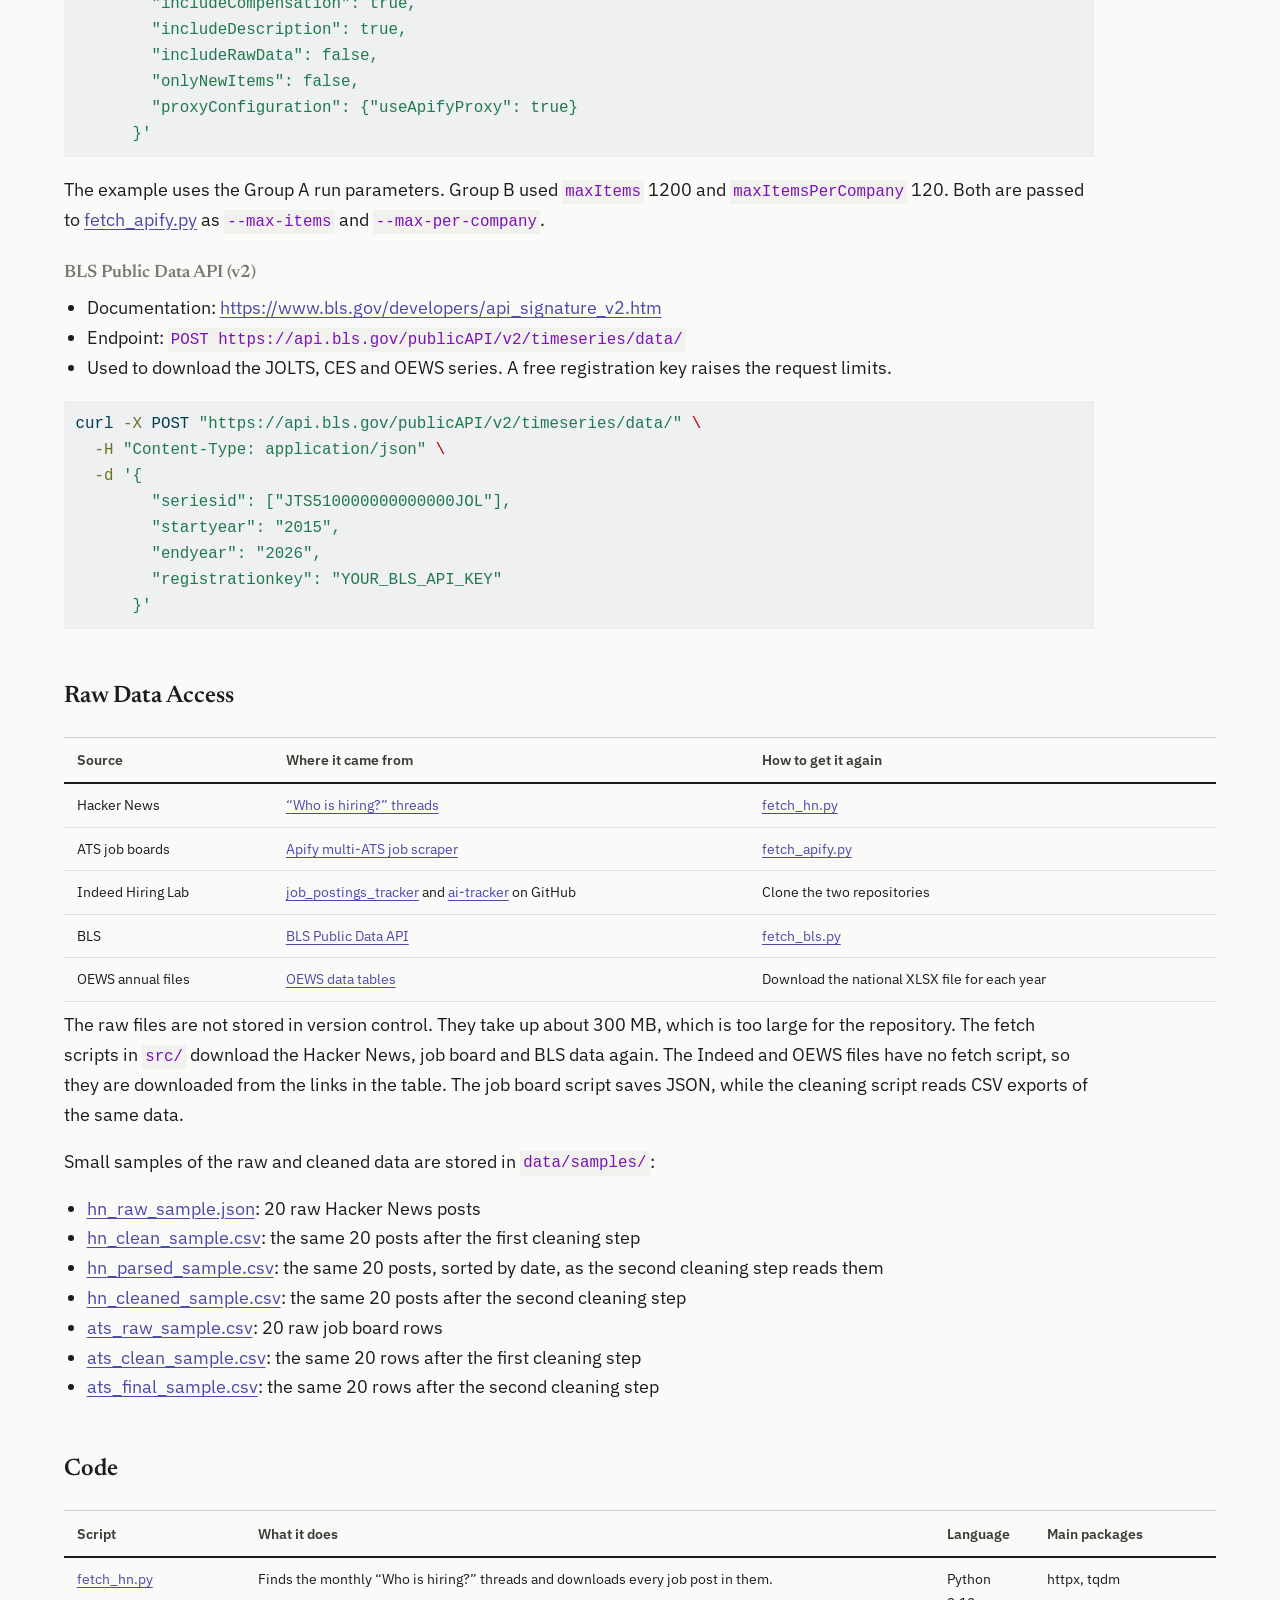
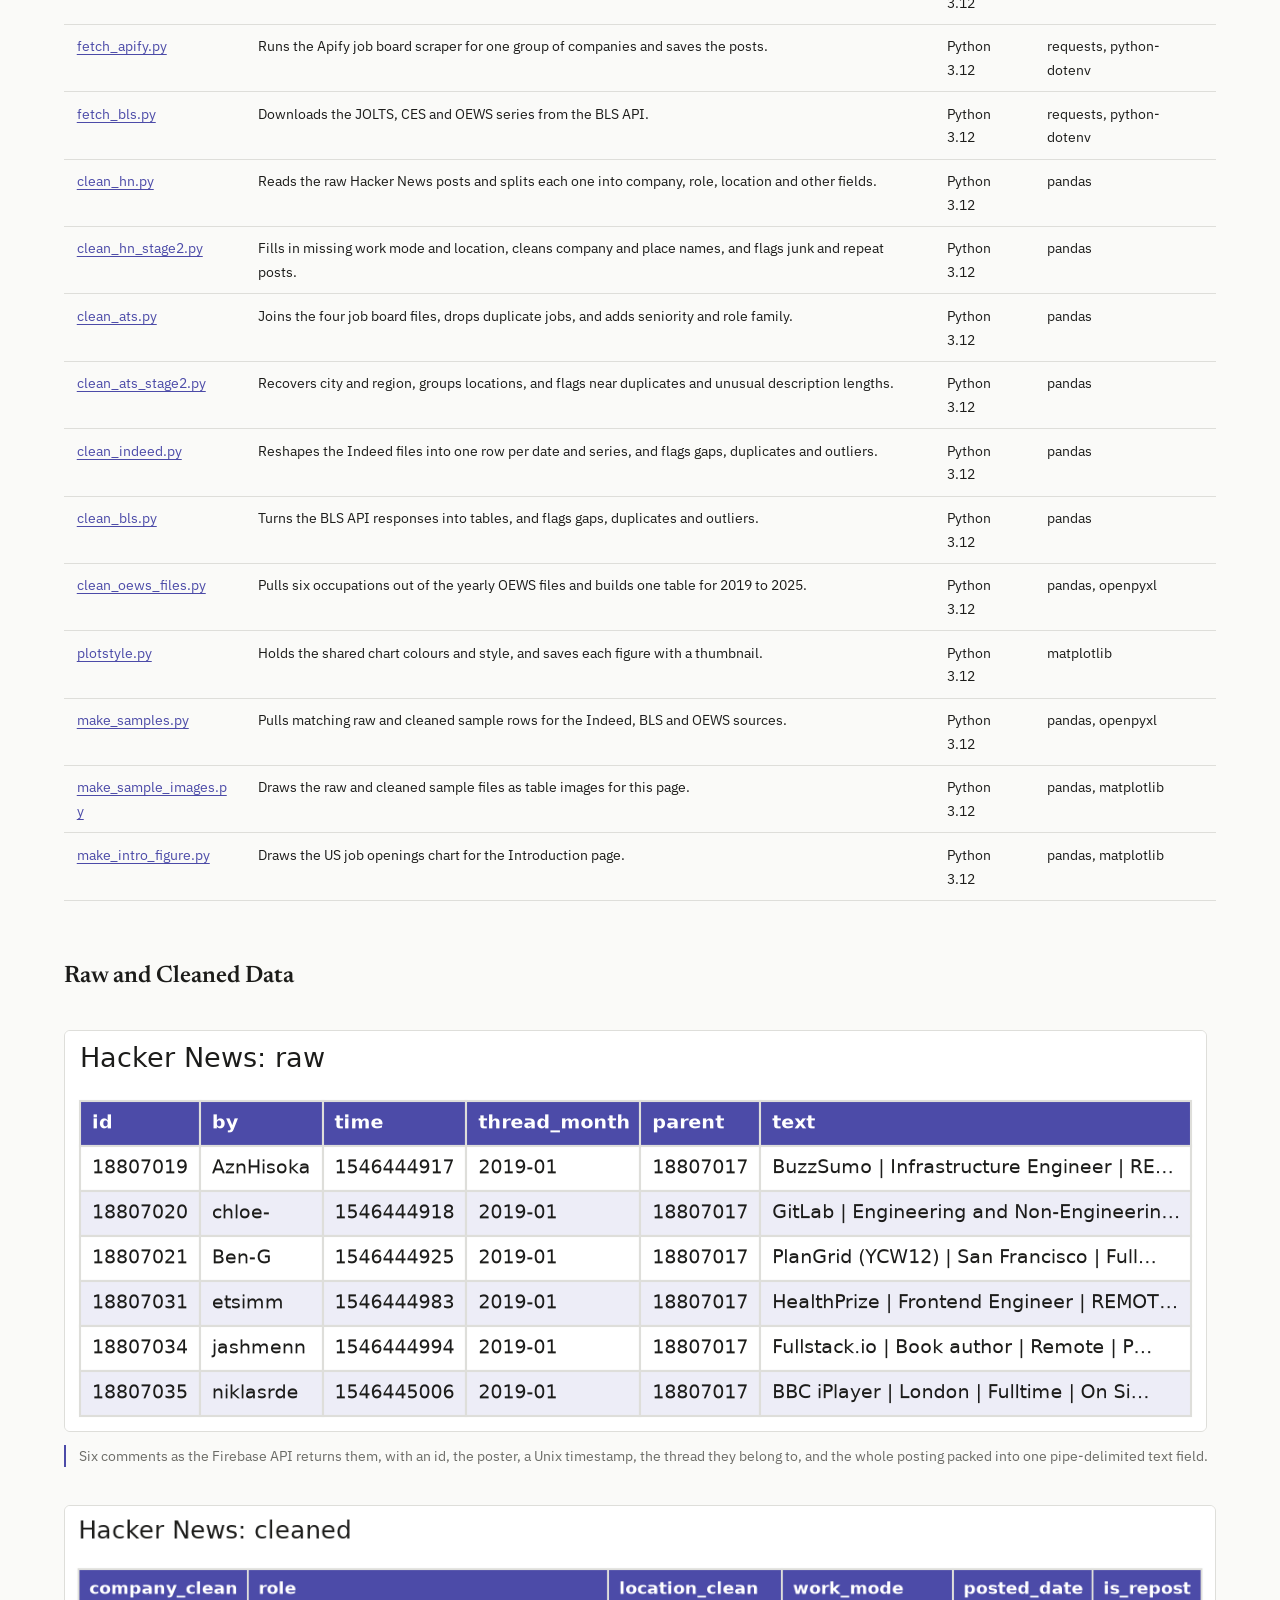
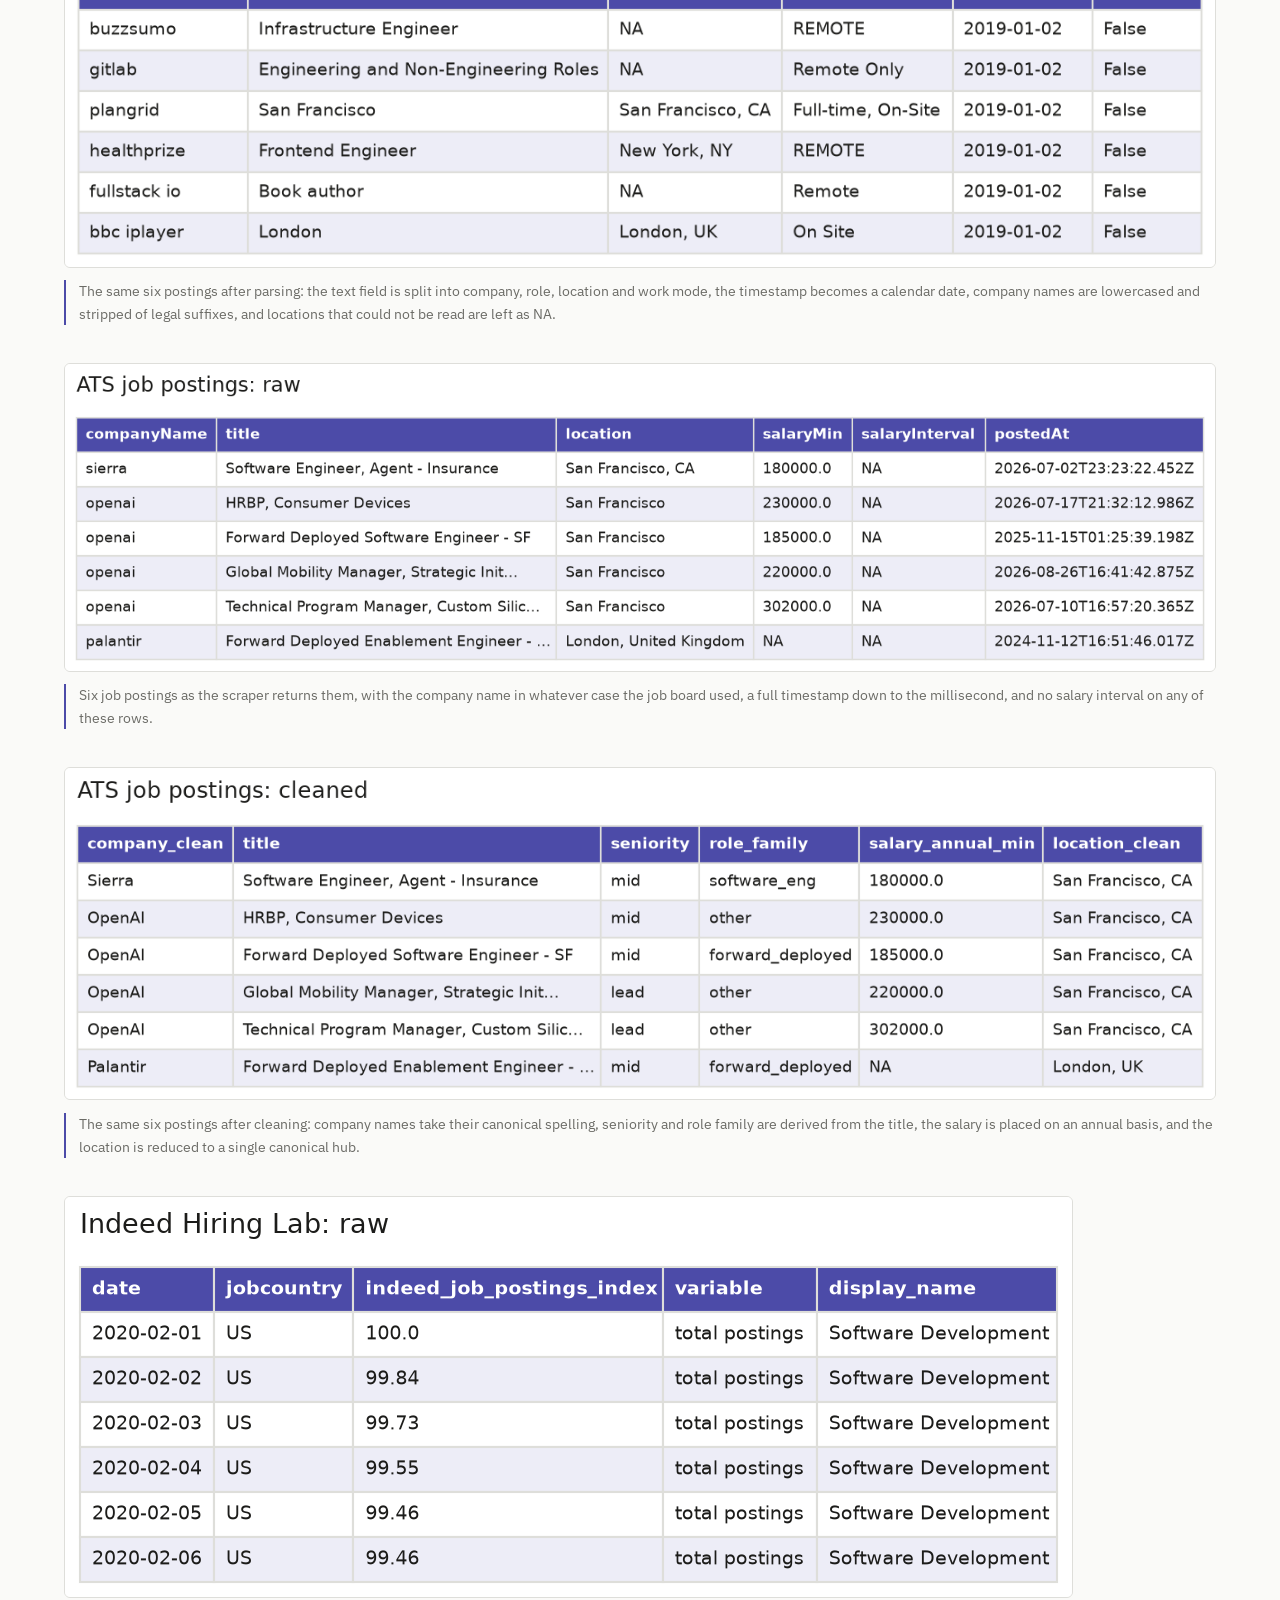
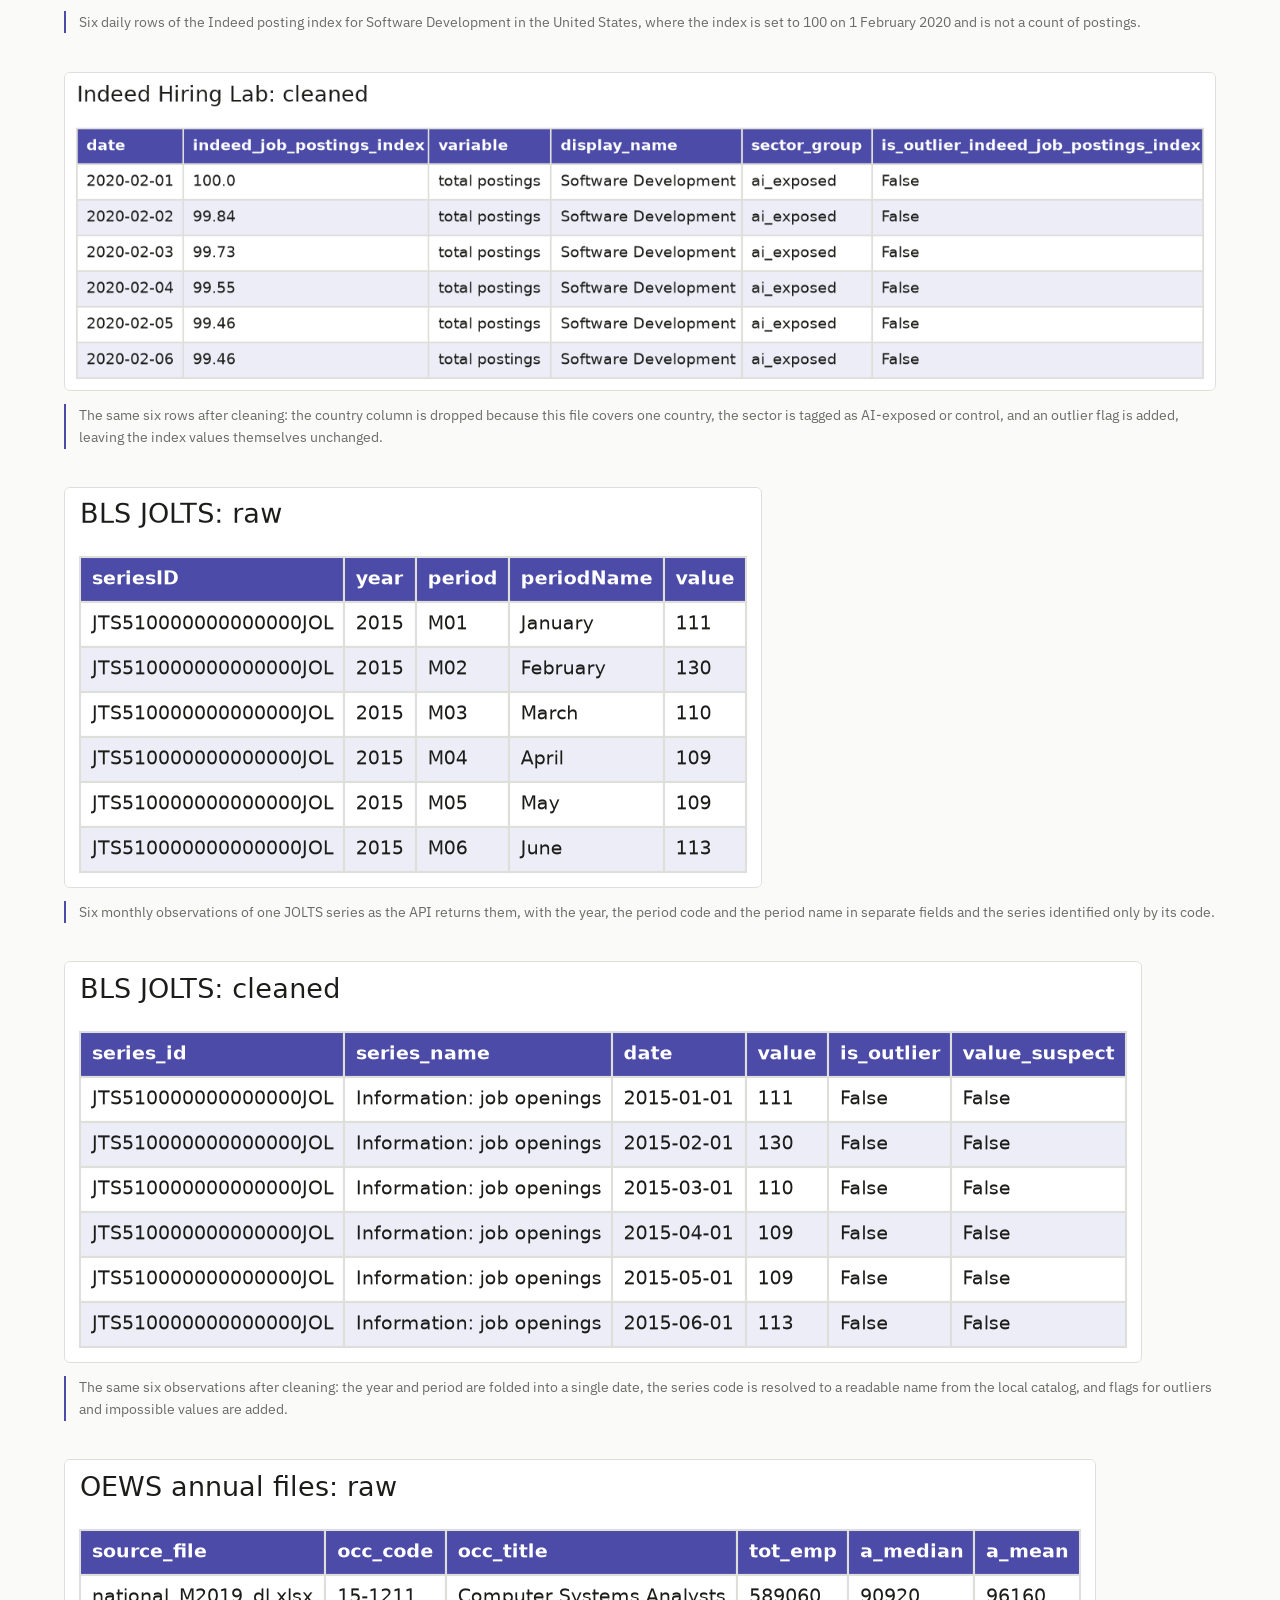
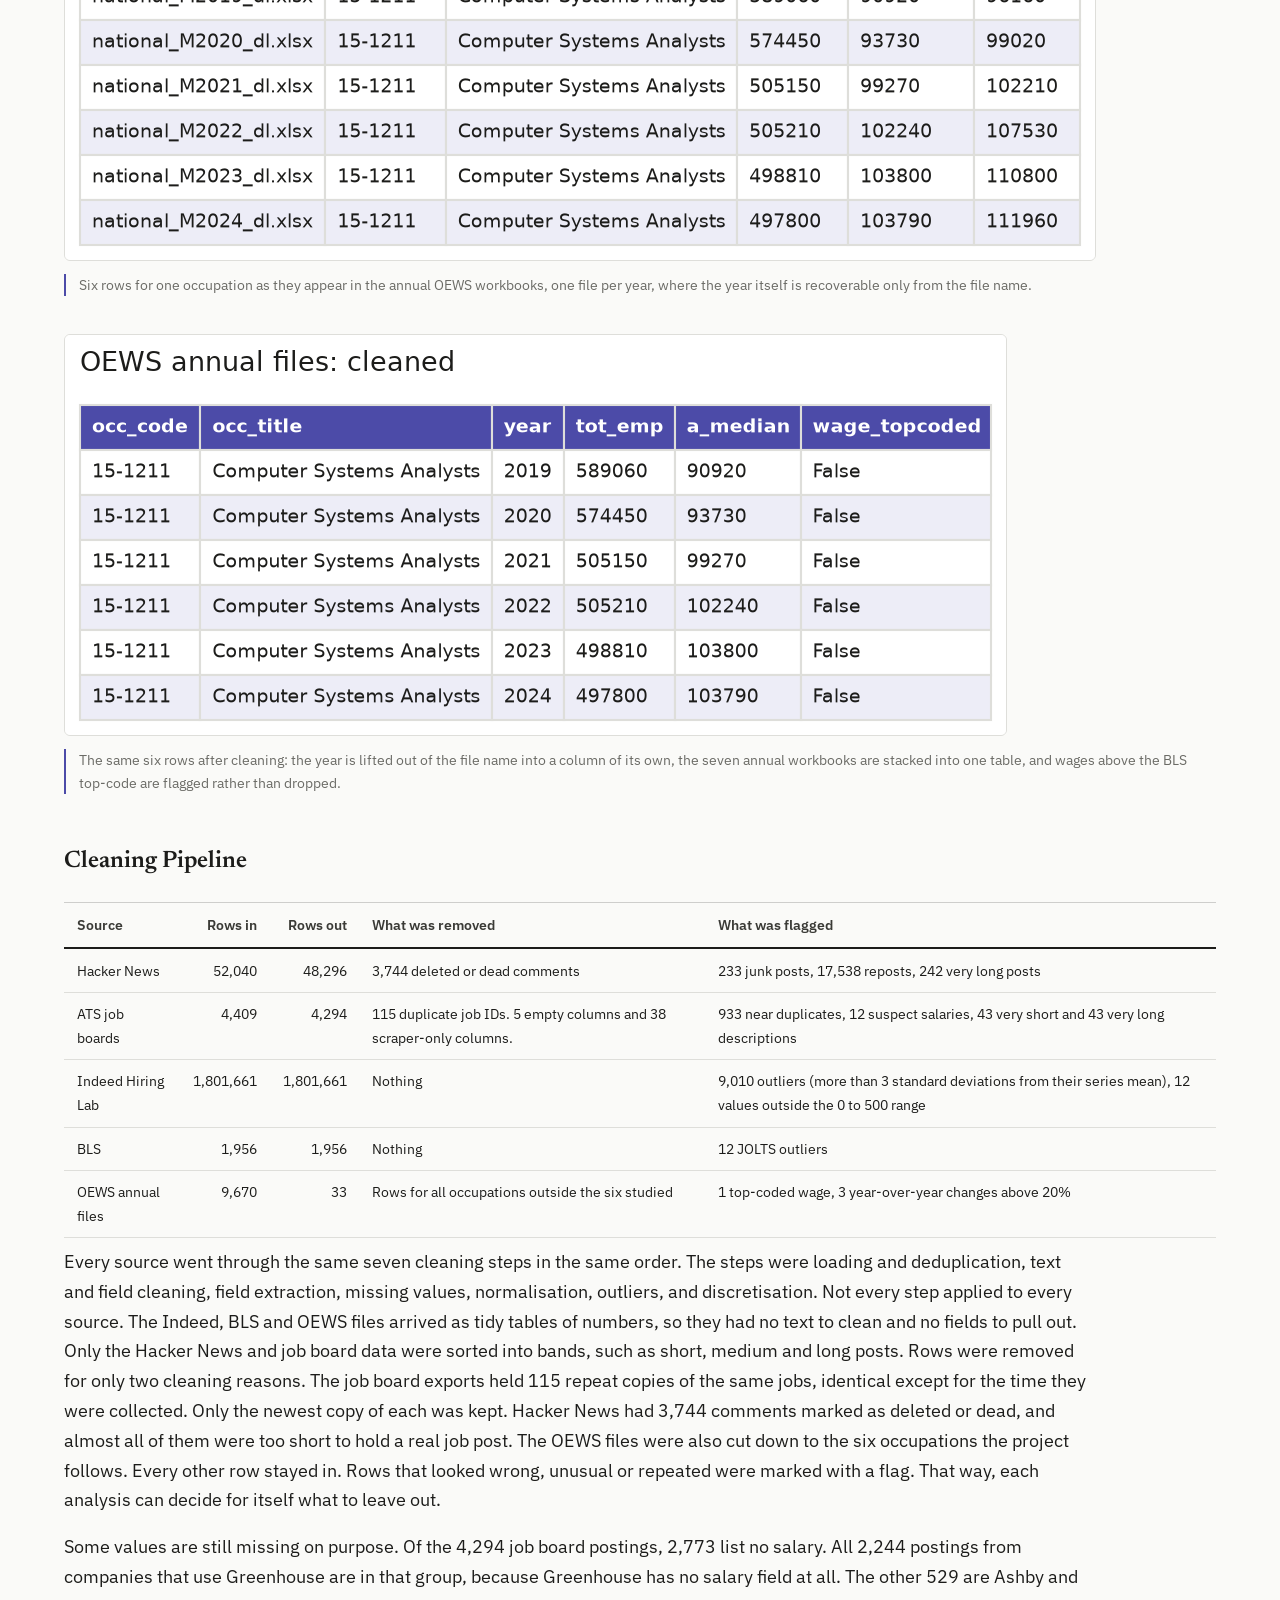
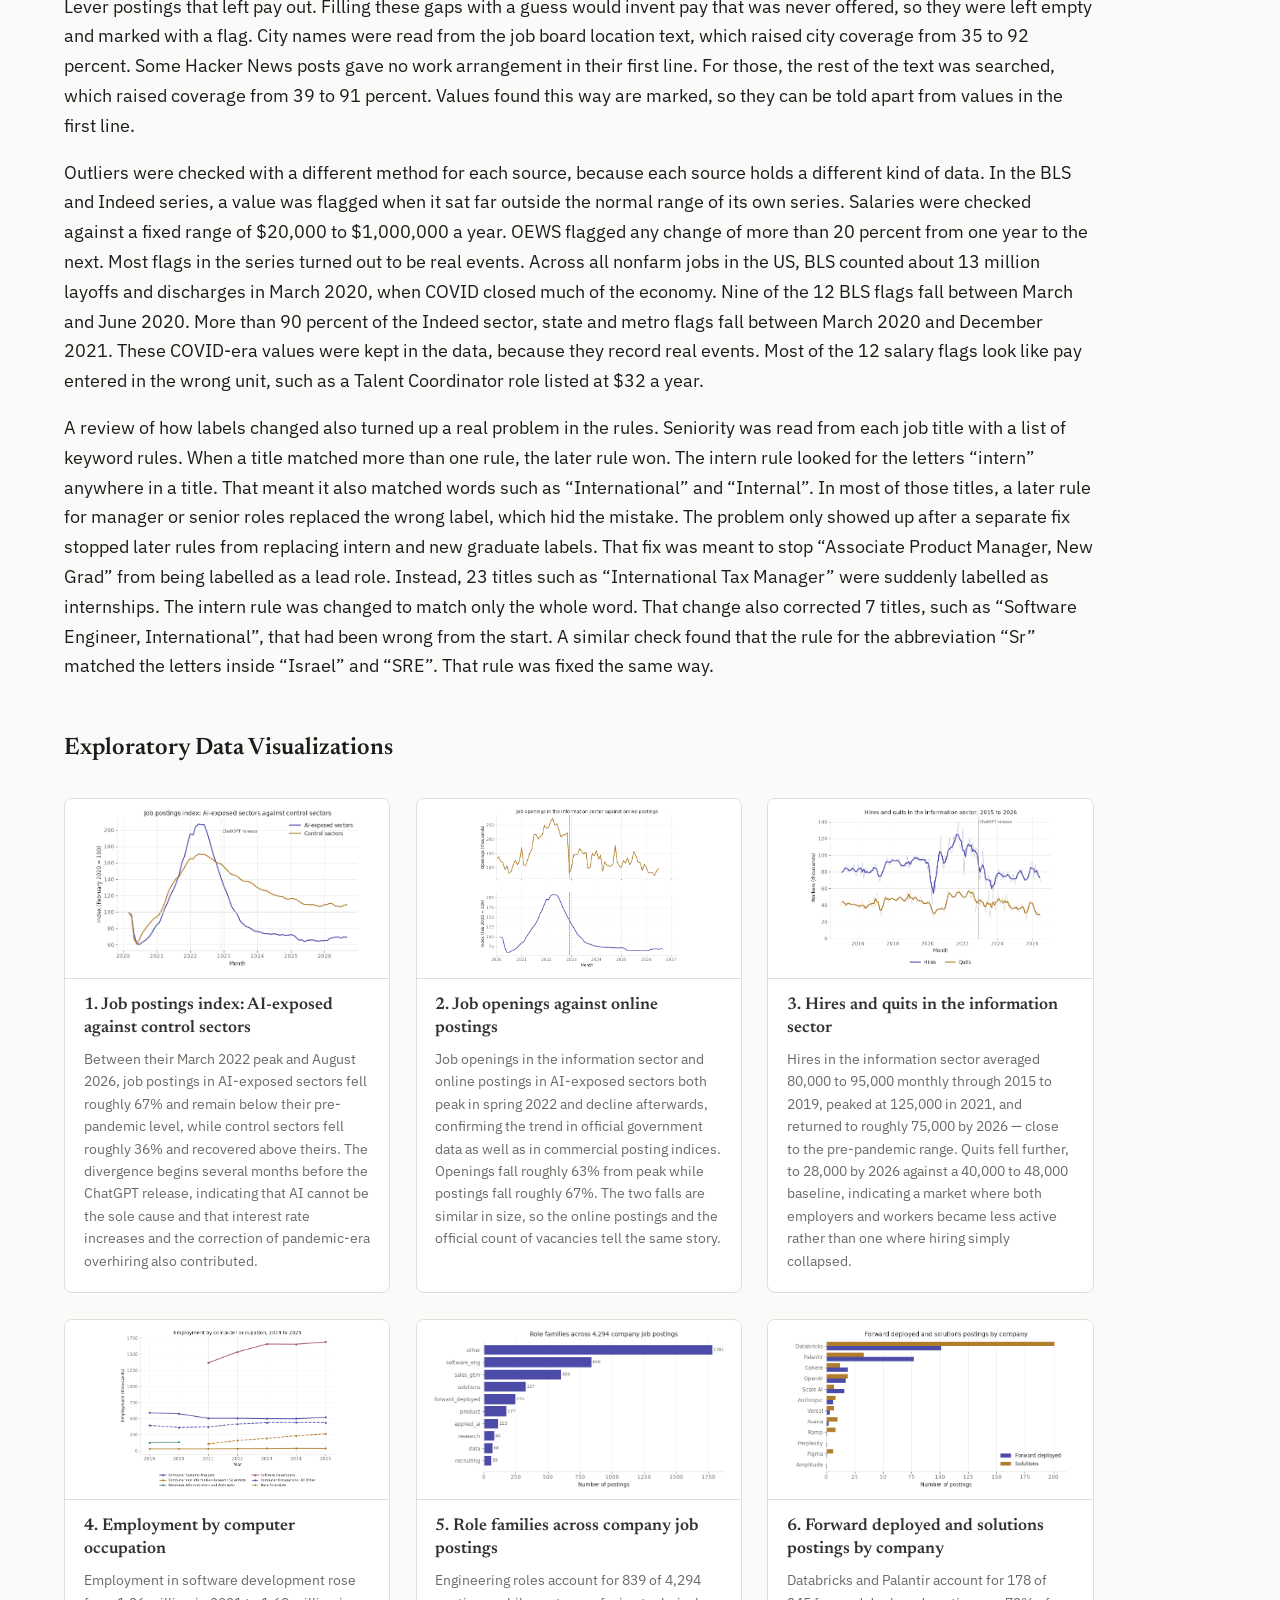
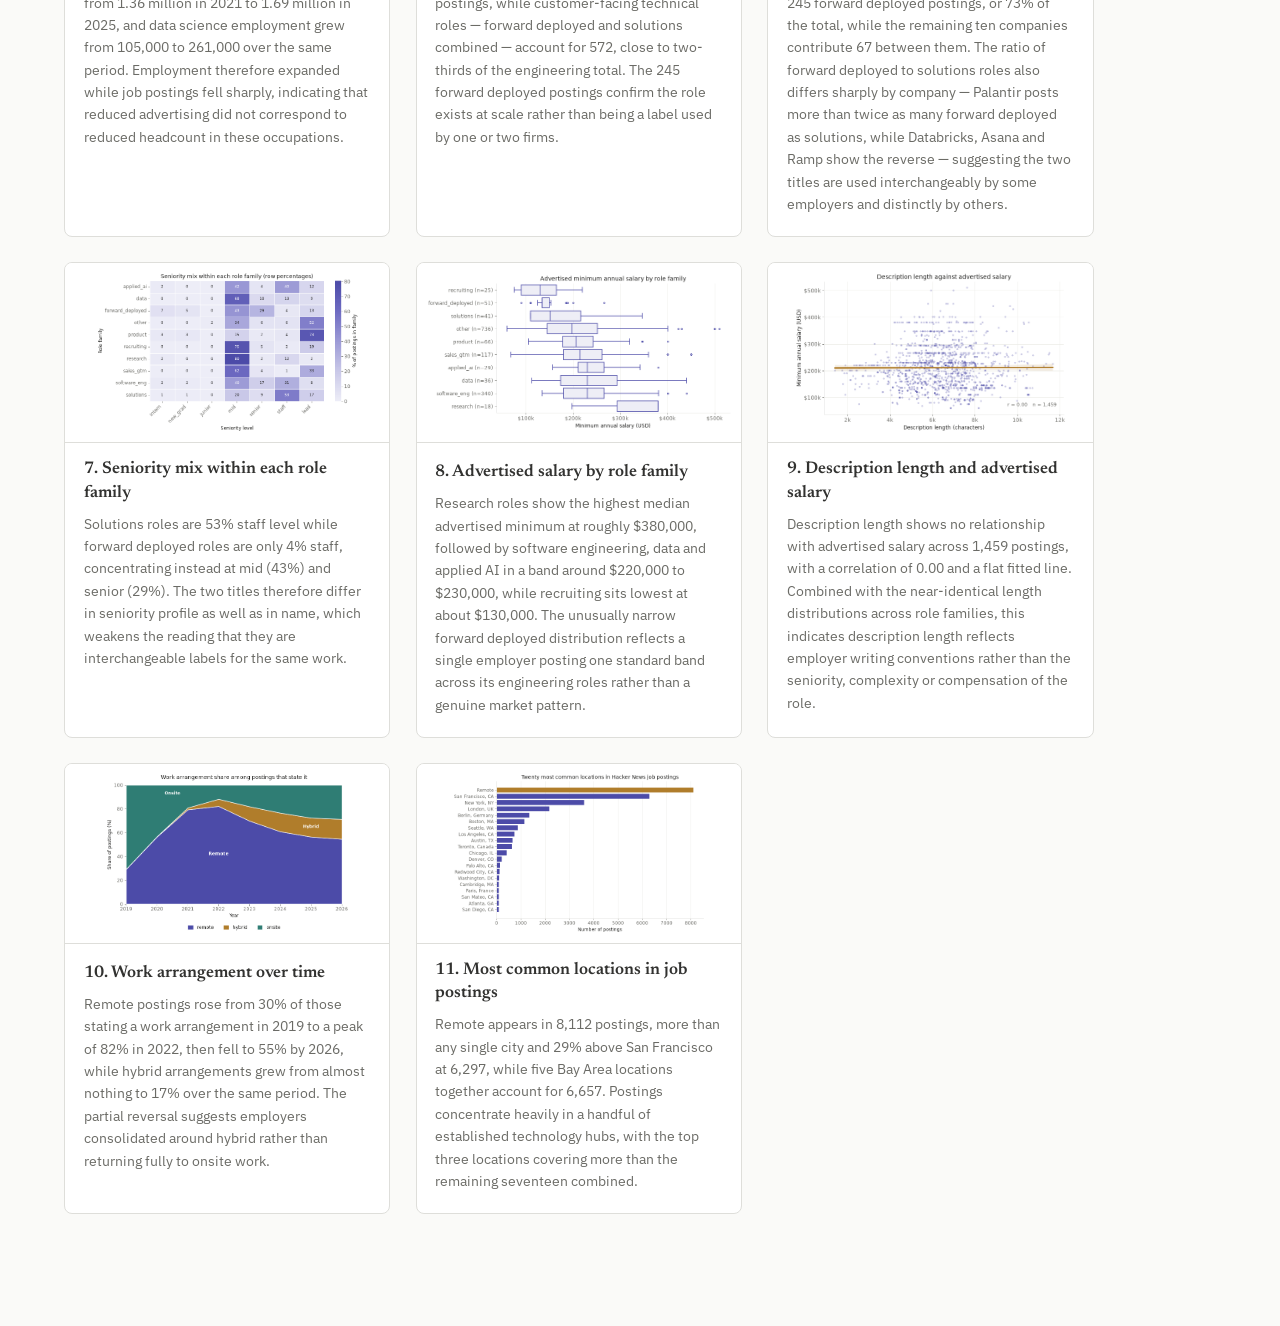
<file: docs/dataprep_eda.html>
<!DOCTYPE html>
<html xmlns="http://www.w3.org/1999/xhtml" lang="en" xml:lang="en"><head>

<meta charset="utf-8">
<meta name="generator" content="quarto-1.10.18">

<meta name="viewport" content="width=device-width, initial-scale=1.0, user-scalable=yes">


<title>Data Prep &amp; EDA – AI job market impact</title>
<style>
/* Default styles provided by pandoc.
** See https://pandoc.org/MANUAL.html#variables-for-html for config info.
*/
span.smallcaps{font-variant: small-caps;}
div.columns{display: flex; gap: 1.5em;}
div.column{flex: auto;}
@media screen {
div.columns{gap: min(4vw, 1.5em);}
div.column{overflow-x: auto;}
}
div.hanging-indent{margin-left: 1.5em; text-indent: -1.5em;}
ul.task-list{list-style: none;}
ul.task-list li input[type="checkbox"] {
  width: 0.8em;
  margin: 0 0.8em 0.2em -1em; /* quarto-specific, see https://github.com/quarto-dev/quarto-cli/issues/4556 */ 
  vertical-align: middle;
}
/* CSS for syntax highlighting */
html { -webkit-text-size-adjust: 100%; }
pre > code.sourceCode { white-space: pre; position: relative; }
pre > code.sourceCode > span { display: inline-block; line-height: 1.25; }
pre > code.sourceCode > span:empty { height: 1.2em; }
.sourceCode { overflow: visible; }
code.sourceCode > span { color: inherit; text-decoration: inherit; }
div.sourceCode { margin: 1em 0; }
pre.sourceCode { margin: 0; }
@media screen {
div.sourceCode { overflow: auto; }
}
@media print {
pre > code.sourceCode { white-space: pre-wrap; }
pre > code.sourceCode > span { text-indent: -5em; padding-left: 5em; }
}
pre.numberSource code
  { counter-reset: source-line 0; }
pre.numberSource code > span
  { position: relative; left: -4em; counter-increment: source-line; }
pre.numberSource code > span > a:first-child::before
  { content: counter(source-line);
    position: relative; left: -1em; text-align: right; vertical-align: baseline;
    border: none; display: inline-block;
    -webkit-touch-callout: none; -webkit-user-select: none;
    -khtml-user-select: none; -moz-user-select: none;
    -ms-user-select: none; user-select: none;
    padding: 0 4px; width: 4em;
  }
pre.numberSource { margin-left: 3em;  padding-left: 4px; }
div.sourceCode
  {   }
@media screen {
pre > code.sourceCode > span > a:first-child::before { text-decoration: underline; }
}
</style>


<script src="site_libs/quarto-nav/quarto-nav.js"></script>
<script src="site_libs/quarto-nav/headroom.min.js"></script>
<script src="site_libs/clipboard/clipboard.min.js"></script>
<script src="site_libs/quarto-search/autocomplete.umd.js"></script>
<script src="site_libs/quarto-search/fuse.min.js"></script>
<script src="site_libs/quarto-search/quarto-search.js"></script>
<meta name="quarto:offset" content="./">
<script src="site_libs/quarto-html/quarto.js" type="module"></script>
<script src="site_libs/quarto-html/tabsets/tabsets.js" type="module"></script>
<script src="site_libs/quarto-html/popper.min.js"></script>
<script src="site_libs/quarto-html/tippy.umd.min.js"></script>
<script src="site_libs/quarto-html/anchor.min.js"></script>
<link href="site_libs/quarto-html/tippy.css" rel="stylesheet">
<link href="site_libs/quarto-html/quarto-syntax-highlighting-64a204ab8560d761af7679ceaba22944.css" rel="stylesheet" class="quarto-color-scheme" id="quarto-text-highlighting-styles">
<link href="site_libs/quarto-html/quarto-syntax-highlighting-dark-b85bc7c33db8c58e0ec93c3465666fed.css" rel="stylesheet" class="quarto-color-scheme quarto-color-alternate" id="quarto-text-highlighting-styles">
<link href="site_libs/quarto-html/quarto-syntax-highlighting-64a204ab8560d761af7679ceaba22944.css" rel="stylesheet" class="quarto-color-scheme-extra" id="quarto-text-highlighting-styles">
<script src="site_libs/bootstrap/bootstrap.min.js"></script>
<link href="site_libs/bootstrap/bootstrap-icons.css" rel="stylesheet">
<link href="site_libs/bootstrap/bootstrap-9084e66acd12eae0aa7de9a5ccb9a2e0.min.css" rel="stylesheet" append-hash="true" class="quarto-color-scheme" id="quarto-bootstrap" data-mode="light">
<link href="site_libs/bootstrap/bootstrap-dark-2d8c5dbd272956421086809e24861dbd.min.css" rel="stylesheet" append-hash="true" class="quarto-color-scheme quarto-color-alternate" id="quarto-bootstrap" data-mode="dark">
<link href="site_libs/bootstrap/bootstrap-9084e66acd12eae0aa7de9a5ccb9a2e0.min.css" rel="stylesheet" append-hash="true" class="quarto-color-scheme-extra" id="quarto-bootstrap" data-mode="light">
<script id="quarto-search-options" type="application/json">{
  "location": "navbar",
  "copy-button": false,
  "collapse-after": 3,
  "panel-placement": "end",
  "type": "overlay",
  "limit": 50,
  "keyboard-shortcut": [
    "f",
    "/",
    "s"
  ],
  "show-item-context": false,
  "language": {
    "search-no-results-text": "No results",
    "search-matching-documents-text": "matching documents",
    "search-copy-link-title": "Copy link to search",
    "search-hide-matches-text": "Hide additional matches",
    "search-more-match-text": "more match in this document",
    "search-more-matches-text": "more matches in this document",
    "search-clear-button-title": "Clear",
    "search-text-placeholder": "",
    "search-detached-cancel-button-title": "Cancel",
    "search-submit-button-title": "Submit",
    "search-label": "Search"
  }
}</script>


</head>

<body class="nav-fixed quarto-light"><script id="quarto-html-before-body" type="application/javascript">
    const toggleBodyColorMode = (bsSheetEl) => {
      const mode = bsSheetEl.getAttribute("data-mode");
      const bodyEl = window.document.querySelector("body");
      if (mode === "dark") {
        bodyEl.classList.add("quarto-dark");
        bodyEl.classList.remove("quarto-light");
      } else {
        bodyEl.classList.add("quarto-light");
        bodyEl.classList.remove("quarto-dark");
      }
    }
    const toggleBodyColorPrimary = () => {
      const bsSheetEl = window.document.querySelector("link#quarto-bootstrap:not([rel=disabled-stylesheet])");
      if (bsSheetEl) {
        toggleBodyColorMode(bsSheetEl);
      }
    }
    const setColorSchemeToggle = (alternate) => {
      const toggles = window.document.querySelectorAll('.quarto-color-scheme-toggle');
      for (let i=0; i < toggles.length; i++) {
        const toggle = toggles[i];
        if (toggle) {
          if (alternate) {
            toggle.classList.add("alternate");
          } else {
            toggle.classList.remove("alternate");
          }
        }
      }
    };
    const toggleColorMode = (alternate) => {
      // Switch the stylesheets
      const primaryStylesheets = window.document.querySelectorAll('link.quarto-color-scheme:not(.quarto-color-alternate)');
      const alternateStylesheets = window.document.querySelectorAll('link.quarto-color-scheme.quarto-color-alternate');
      manageTransitions('#quarto-margin-sidebar .nav-link', false);
      if (alternate) {
        // note: dark is layered on light, we don't disable primary!
        enableStylesheet(alternateStylesheets);
        for (const sheetNode of alternateStylesheets) {
          if (sheetNode.id === "quarto-bootstrap") {
            toggleBodyColorMode(sheetNode);
          }
        }
      } else {
        disableStylesheet(alternateStylesheets);
        enableStylesheet(primaryStylesheets)
        toggleBodyColorPrimary();
      }
      manageTransitions('#quarto-margin-sidebar .nav-link', true);
      // Switch the toggles
      setColorSchemeToggle(alternate)
      // Hack to workaround the fact that safari doesn't
      // properly recolor the scrollbar when toggling (#1455)
      if (navigator.userAgent.indexOf('Safari') > 0 && navigator.userAgent.indexOf('Chrome') == -1) {
        manageTransitions("body", false);
        window.scrollTo(0, 1);
        setTimeout(() => {
          window.scrollTo(0, 0);
          manageTransitions("body", true);
        }, 40);
      }
    }
    const disableStylesheet = (stylesheets) => {
      for (let i=0; i < stylesheets.length; i++) {
        const stylesheet = stylesheets[i];
        stylesheet.rel = 'disabled-stylesheet';
      }
    }
    const enableStylesheet = (stylesheets) => {
      for (let i=0; i < stylesheets.length; i++) {
        const stylesheet = stylesheets[i];
        if(stylesheet.rel !== 'stylesheet') { // for Chrome, which will still FOUC without this check
          stylesheet.rel = 'stylesheet';
        }
      }
    }
    const manageTransitions = (selector, allowTransitions) => {
      const els = window.document.querySelectorAll(selector);
      for (let i=0; i < els.length; i++) {
        const el = els[i];
        if (allowTransitions) {
          el.classList.remove('notransition');
        } else {
          el.classList.add('notransition');
        }
      }
    }
    const isFileUrl = () => {
      return window.location.protocol === 'file:';
    }
    const hasAlternateSentinel = () => {
      let styleSentinel = getColorSchemeSentinel();
      if (styleSentinel !== null) {
        return styleSentinel === "alternate";
      } else {
        return false;
      }
    }
    const setStyleSentinel = (alternate) => {
      const value = alternate ? "alternate" : "default";
      if (!isFileUrl()) {
        window.localStorage.setItem("quarto-color-scheme", value);
      } else {
        localAlternateSentinel = value;
      }
    }
    const getColorSchemeSentinel = () => {
      if (!isFileUrl()) {
        const storageValue = window.localStorage.getItem("quarto-color-scheme");
        return storageValue != null ? storageValue : localAlternateSentinel;
      } else {
        return localAlternateSentinel;
      }
    }
    const toggleGiscusIfUsed = (isAlternate, darkModeDefault) => {
      const baseTheme = document.querySelector('#giscus-base-theme')?.value ?? 'light';
      const alternateTheme = document.querySelector('#giscus-alt-theme')?.value ?? 'dark';
      let newTheme = '';
      if(authorPrefersDark) {
        newTheme = isAlternate ? baseTheme : alternateTheme;
      } else {
        newTheme = isAlternate ? alternateTheme : baseTheme;
      }
      const changeGiscusTheme = () => {
        // From: https://github.com/giscus/giscus/issues/336
        const sendMessage = (message) => {
          const iframe = document.querySelector('iframe.giscus-frame');
          if (!iframe) return;
          iframe.contentWindow.postMessage({ giscus: message }, 'https://giscus.app');
        }
        sendMessage({
          setConfig: {
            theme: newTheme
          }
        });
      }
      const isGiscussLoaded = window.document.querySelector('iframe.giscus-frame') !== null;
      if (isGiscussLoaded) {
        changeGiscusTheme();
      }
    };
    const authorPrefersDark = false;
    const darkModeDefault = authorPrefersDark;
      document.querySelector('link#quarto-text-highlighting-styles.quarto-color-scheme-extra').rel = 'disabled-stylesheet';
      document.querySelector('link#quarto-bootstrap.quarto-color-scheme-extra').rel = 'disabled-stylesheet';
    let localAlternateSentinel = darkModeDefault ? 'alternate' : 'default';
    // Dark / light mode switch
    window.quartoToggleColorScheme = () => {
      // Read the current dark / light value
      let toAlternate = !hasAlternateSentinel();
      toggleColorMode(toAlternate);
      setStyleSentinel(toAlternate);
      toggleGiscusIfUsed(toAlternate, darkModeDefault);
      window.dispatchEvent(new Event('resize'));
    };
    // Switch to dark mode if need be
    if (hasAlternateSentinel()) {
      toggleColorMode(true);
    } else {
      toggleColorMode(false);
    }
  </script>

<div id="quarto-search-results"></div>
  <header id="quarto-header" class="headroom fixed-top">
    <nav class="navbar navbar-expand-xl " data-bs-theme="dark">
      <div class="navbar-container container-fluid">
      <div class="navbar-brand-container mx-auto">
    <a class="navbar-brand" href="./index.html">
    <span class="navbar-title">AI job market impact</span>
    </a>
  </div>
            <div id="quarto-search" class="" title="Search"></div>
          <button class="navbar-toggler" type="button" data-bs-toggle="collapse" data-bs-target="#navbarCollapse" aria-controls="navbarCollapse" role="menu" aria-expanded="false" aria-label="Toggle navigation" onclick="if (window.quartoToggleHeadroom) { window.quartoToggleHeadroom(); }">
  <span class="navbar-toggler-icon"></span>
</button>
          <div class="collapse navbar-collapse" id="navbarCollapse">
            <ul class="navbar-nav navbar-nav-scroll me-auto">
  <li class="nav-item">
    <a class="nav-link" href="./index.html"> 
<span class="menu-text">Home</span></a>
  </li>  
  <li class="nav-item">
    <a class="nav-link" href="./introduction.html"> 
<span class="menu-text">Introduction</span></a>
  </li>  
  <li class="nav-item">
    <a class="nav-link active" href="./dataprep_eda.html" aria-current="page"> 
<span class="menu-text">Data Prep &amp; EDA</span></a>
  </li>  
  <li class="nav-item dropdown ">
    <a class="nav-link dropdown-toggle" href="#" id="nav-menu-unsupervised" role="link" data-bs-toggle="dropdown" aria-expanded="false">
 <span class="menu-text">Unsupervised</span>
    </a>
    <ul class="dropdown-menu" aria-labelledby="nav-menu-unsupervised">    
        <li>
    <a class="dropdown-item" href="./clustering.html">
 <span class="dropdown-text">Clustering</span></a>
  </li>  
        <li>
    <a class="dropdown-item" href="./pca.html">
 <span class="dropdown-text">PCA</span></a>
  </li>  
    </ul>
  </li>
  <li class="nav-item dropdown ">
    <a class="nav-link dropdown-toggle" href="#" id="nav-menu-supervised" role="link" data-bs-toggle="dropdown" aria-expanded="false">
 <span class="menu-text">Supervised</span>
    </a>
    <ul class="dropdown-menu" aria-labelledby="nav-menu-supervised">    
        <li>
    <a class="dropdown-item" href="./naivebayes.html">
 <span class="dropdown-text">Naive Bayes</span></a>
  </li>  
        <li>
    <a class="dropdown-item" href="./dectrees.html">
 <span class="dropdown-text">Decision Trees</span></a>
  </li>  
        <li>
    <a class="dropdown-item" href="./regression.html">
 <span class="dropdown-text">Regression</span></a>
  </li>  
        <li>
    <a class="dropdown-item" href="./adaboost.html">
 <span class="dropdown-text">AdaBoost</span></a>
  </li>  
        <li>
    <a class="dropdown-item" href="./gradientboosting.html">
 <span class="dropdown-text">Gradient Boosting</span></a>
  </li>  
        <li>
    <a class="dropdown-item" href="./xgboost.html">
 <span class="dropdown-text">XGBoost</span></a>
  </li>  
    </ul>
  </li>
  <li class="nav-item">
    <a class="nav-link" href="./conclusions.html"> 
<span class="menu-text">Conclusions</span></a>
  </li>  
  <li class="nav-item">
    <a class="nav-link" href="./about.html"> 
<span class="menu-text">About Me</span></a>
  </li>  
</ul>
            <ul class="navbar-nav navbar-nav-scroll ms-auto">
  <li class="nav-item compact">
    <a class="nav-link" href="https://github.com/RahulHipparkar/ai-job-market-impact"> <i class="bi bi-github" role="img">
</i> 
<span class="menu-text"></span></a>
  </li>  
</ul>
          </div> <!-- /navcollapse -->
            <div class="quarto-navbar-tools">
  <a href="" class="quarto-color-scheme-toggle quarto-navigation-tool  px-1" onclick="window.quartoToggleColorScheme(); return false;" title="Toggle dark mode"><i class="bi"></i></a>
</div>
      </div> <!-- /container-fluid -->
    </nav>
</header>
<!-- content -->
<div id="quarto-content" class="quarto-container page-columns page-rows-contents page-layout-full page-navbar">
<!-- sidebar -->
<!-- margin-sidebar -->
    
<!-- main -->
<main class="content column-page" id="quarto-document-content">


<header id="title-block-header" class="quarto-title-block default">
<div class="quarto-title">
<h1 class="title">Data Prep &amp; EDA</h1>
</div>



<div class="quarto-title-meta column-page">

    
  
    
  </div>
  


</header>


<section id="data-sources" class="level2">
<h2 class="anchored" data-anchor-id="data-sources">Data Sources</h2>
<div class="table-wrap">
<table class="caption-top table">
<thead>
<tr class="header">
<th>Source</th>
<th>Type</th>
<th>What it gives</th>
<th>Records</th>
<th>Dates covered</th>
<th>Licence</th>
<th>Accessed</th>
</tr>
</thead>
<tbody>
<tr class="odd">
<td>Hacker News “Who is hiring?”</td>
<td>API</td>
<td>Job posts left as comments on the monthly “Ask HN: Who is hiring?” threads</td>
<td>52,040 posts from 93 monthly threads</td>
<td>Jan 2019 to Sep 2026</td>
<td>No data licence published. Posts belong to their authors.</td>
<td>2026-09-07</td>
</tr>
<tr class="even">
<td>ATS job boards via Apify</td>
<td>API</td>
<td>Job posts from the hiring pages of 19 AI and software companies on Ashby, Greenhouse and Lever</td>
<td>4,409 rows, 4,294 unique jobs</td>
<td>Dec 2009 to Sep 2026. 83% were posted in 2026.</td>
<td><a href="https://docs.apify.com/legal/general-terms-and-conditions">Apify terms of use</a>. Posts belong to the companies.</td>
<td>2026-09-07</td>
</tr>
<tr class="odd">
<td>Indeed Hiring Lab</td>
<td>Download</td>
<td>Daily job postings index (Feb 2020 = 100) for the US by sector, state and metro area, plus the share of AI job posts in 9 countries</td>
<td>1,801,661 rows in 5 files</td>
<td>Feb 2020 to Aug 2026. AI share: Jan 2019 to Jul 2026.</td>
<td><a href="https://creativecommons.org/licenses/by/4.0/">CC BY 4.0</a></td>
<td>2026-09-08</td>
</tr>
<tr class="even">
<td>BLS</td>
<td>API</td>
<td>Monthly JOLTS openings, hires, quits and layoffs (12 series), CES employment (2 series) and one year of OEWS figures (8 series)</td>
<td>1,956 rows in 22 series</td>
<td>Jan 2015 to Aug 2026</td>
<td>Public domain (US government data)</td>
<td>2026-09-08</td>
</tr>
<tr class="odd">
<td>OEWS annual files</td>
<td>Download</td>
<td>Yearly national employment and wages for every occupation</td>
<td>9,670 rows in 7 files</td>
<td>2019 to 2025, one file per year</td>
<td>Public domain (US government data)</td>
<td>2026-09-07</td>
</tr>
</tbody>
</table>
</div>
</section>
<section id="apis-used" class="level2">
<h2 class="anchored" data-anchor-id="apis-used">APIs Used</h2>
<section id="hacker-news-search-api-algolia" class="level3">
<h3 class="anchored" data-anchor-id="hacker-news-search-api-algolia">Hacker News Search API (Algolia)</h3>
<ul>
<li>Documentation: <a href="https://hn.algolia.com/api" class="uri">https://hn.algolia.com/api</a></li>
<li>Endpoint: <code>GET https://hn.algolia.com/api/v1/search_by_date</code></li>
<li>Used to find the monthly “Who is hiring?” threads.</li>
</ul>
<div class="code-copy-outer-scaffold"><div class="sourceCode" id="cb1"><pre class="sourceCode bash code-with-copy"><code class="sourceCode bash"><span id="cb1-1"><a href="#cb1-1" aria-hidden="true" tabindex="-1"></a><span class="ex">curl</span> <span class="st">"https://hn.algolia.com/api/v1/search_by_date?query=Ask%20HN%3A%20Who%20is%20hiring&amp;tags=story,author_whoishiring&amp;hitsPerPage=100"</span></span></code></pre></div><button title="Copy to Clipboard" class="code-copy-button"><i class="bi"></i></button></div>
</section>
<section id="hacker-news-api-firebase" class="level3">
<h3 class="anchored" data-anchor-id="hacker-news-api-firebase">Hacker News API (Firebase)</h3>
<ul>
<li>Documentation: <a href="https://github.com/HackerNews/API" class="uri">https://github.com/HackerNews/API</a></li>
<li>Endpoint: <code>GET https://hacker-news.firebaseio.com/v0/item/{id}.json</code></li>
<li>Used to download each thread and every job post in it.</li>
</ul>
<div class="code-copy-outer-scaffold"><div class="sourceCode" id="cb2"><pre class="sourceCode bash code-with-copy"><code class="sourceCode bash"><span id="cb2-1"><a href="#cb2-1" aria-hidden="true" tabindex="-1"></a><span class="ex">curl</span> <span class="st">"https://hacker-news.firebaseio.com/v0/item/18807017.json"</span></span></code></pre></div><button title="Copy to Clipboard" class="code-copy-button"><i class="bi"></i></button></div>
</section>
<section id="apify-api" class="level3">
<h3 class="anchored" data-anchor-id="apify-api">Apify API</h3>
<ul>
<li>Documentation: <a href="https://docs.apify.com/api/v2/actor-run-sync-get-dataset-items-post" class="uri">https://docs.apify.com/api/v2/actor-run-sync-get-dataset-items-post</a></li>
<li>Endpoint: <code>POST https://api.apify.com/v2/acts/scrapesage~multi-ats-job-scraper/run-sync-get-dataset-items</code></li>
<li>Used to run the job board scraper and get the job posts back in the same request. It needs an Apify token.</li>
</ul>
<div class="code-copy-outer-scaffold"><div class="sourceCode" id="cb3"><pre class="sourceCode bash code-with-copy"><code class="sourceCode bash"><span id="cb3-1"><a href="#cb3-1" aria-hidden="true" tabindex="-1"></a><span class="ex">curl</span> <span class="at">-X</span> POST <span class="st">"https://api.apify.com/v2/acts/scrapesage~multi-ats-job-scraper/run-sync-get-dataset-items"</span> <span class="dt">\</span></span>
<span id="cb3-2"><a href="#cb3-2" aria-hidden="true" tabindex="-1"></a>  <span class="at">-H</span> <span class="st">"Authorization: Bearer </span><span class="va">$APIFY_TOKEN</span><span class="st">"</span> <span class="dt">\</span></span>
<span id="cb3-3"><a href="#cb3-3" aria-hidden="true" tabindex="-1"></a>  <span class="at">-H</span> <span class="st">"Content-Type: application/json"</span> <span class="dt">\</span></span>
<span id="cb3-4"><a href="#cb3-4" aria-hidden="true" tabindex="-1"></a>  <span class="at">-d</span> <span class="st">'{</span></span>
<span id="cb3-5"><a href="#cb3-5" aria-hidden="true" tabindex="-1"></a><span class="st">        "companies": ["greenhouse:anthropic", "ashby:openai"],</span></span>
<span id="cb3-6"><a href="#cb3-6" aria-hidden="true" tabindex="-1"></a><span class="st">        "maxItems": 4000,</span></span>
<span id="cb3-7"><a href="#cb3-7" aria-hidden="true" tabindex="-1"></a><span class="st">        "maxItemsPerCompany": 1000,</span></span>
<span id="cb3-8"><a href="#cb3-8" aria-hidden="true" tabindex="-1"></a><span class="st">        "includeCompensation": true,</span></span>
<span id="cb3-9"><a href="#cb3-9" aria-hidden="true" tabindex="-1"></a><span class="st">        "includeDescription": true,</span></span>
<span id="cb3-10"><a href="#cb3-10" aria-hidden="true" tabindex="-1"></a><span class="st">        "includeRawData": false,</span></span>
<span id="cb3-11"><a href="#cb3-11" aria-hidden="true" tabindex="-1"></a><span class="st">        "onlyNewItems": false,</span></span>
<span id="cb3-12"><a href="#cb3-12" aria-hidden="true" tabindex="-1"></a><span class="st">        "proxyConfiguration": {"useApifyProxy": true}</span></span>
<span id="cb3-13"><a href="#cb3-13" aria-hidden="true" tabindex="-1"></a><span class="st">      }'</span></span></code></pre></div><button title="Copy to Clipboard" class="code-copy-button"><i class="bi"></i></button></div>
<p>The example uses the Group A run parameters. Group B used <code>maxItems</code> 1200 and <code>maxItemsPerCompany</code> 120. Both are passed to <a href="https://github.com/RahulHipparkar/ai-job-market-impact/blob/main/src/fetch_apify.py">fetch_apify.py</a> as <code>--max-items</code> and <code>--max-per-company</code>.</p>
</section>
<section id="bls-public-data-api-v2" class="level3">
<h3 class="anchored" data-anchor-id="bls-public-data-api-v2">BLS Public Data API (v2)</h3>
<ul>
<li>Documentation: <a href="https://www.bls.gov/developers/api_signature_v2.htm" class="uri">https://www.bls.gov/developers/api_signature_v2.htm</a></li>
<li>Endpoint: <code>POST https://api.bls.gov/publicAPI/v2/timeseries/data/</code></li>
<li>Used to download the JOLTS, CES and OEWS series. A free registration key raises the request limits.</li>
</ul>
<div class="code-copy-outer-scaffold"><div class="sourceCode" id="cb4"><pre class="sourceCode bash code-with-copy"><code class="sourceCode bash"><span id="cb4-1"><a href="#cb4-1" aria-hidden="true" tabindex="-1"></a><span class="ex">curl</span> <span class="at">-X</span> POST <span class="st">"https://api.bls.gov/publicAPI/v2/timeseries/data/"</span> <span class="dt">\</span></span>
<span id="cb4-2"><a href="#cb4-2" aria-hidden="true" tabindex="-1"></a>  <span class="at">-H</span> <span class="st">"Content-Type: application/json"</span> <span class="dt">\</span></span>
<span id="cb4-3"><a href="#cb4-3" aria-hidden="true" tabindex="-1"></a>  <span class="at">-d</span> <span class="st">'{</span></span>
<span id="cb4-4"><a href="#cb4-4" aria-hidden="true" tabindex="-1"></a><span class="st">        "seriesid": ["JTS510000000000000JOL"],</span></span>
<span id="cb4-5"><a href="#cb4-5" aria-hidden="true" tabindex="-1"></a><span class="st">        "startyear": "2015",</span></span>
<span id="cb4-6"><a href="#cb4-6" aria-hidden="true" tabindex="-1"></a><span class="st">        "endyear": "2026",</span></span>
<span id="cb4-7"><a href="#cb4-7" aria-hidden="true" tabindex="-1"></a><span class="st">        "registrationkey": "YOUR_BLS_API_KEY"</span></span>
<span id="cb4-8"><a href="#cb4-8" aria-hidden="true" tabindex="-1"></a><span class="st">      }'</span></span></code></pre></div><button title="Copy to Clipboard" class="code-copy-button"><i class="bi"></i></button></div>
</section>
</section>
<section id="raw-data-access" class="level2">
<h2 class="anchored" data-anchor-id="raw-data-access">Raw Data Access</h2>
<div class="table-wrap">
<table class="caption-top table">
<thead>
<tr class="header">
<th>Source</th>
<th>Where it came from</th>
<th>How to get it again</th>
</tr>
</thead>
<tbody>
<tr class="odd">
<td>Hacker News</td>
<td><a href="https://news.ycombinator.com/submitted?id=whoishiring">“Who is hiring?” threads</a></td>
<td><a href="https://github.com/RahulHipparkar/ai-job-market-impact/blob/main/src/fetch_hn.py">fetch_hn.py</a></td>
</tr>
<tr class="even">
<td>ATS job boards</td>
<td><a href="https://apify.com/scrapesage/multi-ats-job-scraper">Apify multi-ATS job scraper</a></td>
<td><a href="https://github.com/RahulHipparkar/ai-job-market-impact/blob/main/src/fetch_apify.py">fetch_apify.py</a></td>
</tr>
<tr class="odd">
<td>Indeed Hiring Lab</td>
<td><a href="https://github.com/hiring-lab/job_postings_tracker">job_postings_tracker</a> and <a href="https://github.com/hiring-lab/ai-tracker">ai-tracker</a> on GitHub</td>
<td>Clone the two repositories</td>
</tr>
<tr class="even">
<td>BLS</td>
<td><a href="https://www.bls.gov/developers/">BLS Public Data API</a></td>
<td><a href="https://github.com/RahulHipparkar/ai-job-market-impact/blob/main/src/fetch_bls.py">fetch_bls.py</a></td>
</tr>
<tr class="odd">
<td>OEWS annual files</td>
<td><a href="https://www.bls.gov/oes/tables.htm">OEWS data tables</a></td>
<td>Download the national XLSX file for each year</td>
</tr>
</tbody>
</table>
</div>
<p>The raw files are not stored in version control. They take up about 300 MB, which is too large for the repository. The fetch scripts in <code>src/</code> download the Hacker News, job board and BLS data again. The Indeed and OEWS files have no fetch script, so they are downloaded from the links in the table. The job board script saves JSON, while the cleaning script reads CSV exports of the same data.</p>
<p>Small samples of the raw and cleaned data are stored in <code>data/samples/</code>:</p>
<ul>
<li><a href="https://github.com/RahulHipparkar/ai-job-market-impact/blob/main/data/samples/hn_raw_sample.json">hn_raw_sample.json</a>: 20 raw Hacker News posts</li>
<li><a href="https://github.com/RahulHipparkar/ai-job-market-impact/blob/main/data/samples/hn_clean_sample.csv">hn_clean_sample.csv</a>: the same 20 posts after the first cleaning step</li>
<li><a href="https://github.com/RahulHipparkar/ai-job-market-impact/blob/main/data/samples/hn_parsed_sample.csv">hn_parsed_sample.csv</a>: the same 20 posts, sorted by date, as the second cleaning step reads them</li>
<li><a href="https://github.com/RahulHipparkar/ai-job-market-impact/blob/main/data/samples/hn_cleaned_sample.csv">hn_cleaned_sample.csv</a>: the same 20 posts after the second cleaning step</li>
<li><a href="https://github.com/RahulHipparkar/ai-job-market-impact/blob/main/data/samples/ats_raw_sample.csv">ats_raw_sample.csv</a>: 20 raw job board rows</li>
<li><a href="https://github.com/RahulHipparkar/ai-job-market-impact/blob/main/data/samples/ats_clean_sample.csv">ats_clean_sample.csv</a>: the same 20 rows after the first cleaning step</li>
<li><a href="https://github.com/RahulHipparkar/ai-job-market-impact/blob/main/data/samples/ats_final_sample.csv">ats_final_sample.csv</a>: the same 20 rows after the second cleaning step</li>
</ul>
</section>
<section id="code" class="level2">
<h2 class="anchored" data-anchor-id="code">Code</h2>
<div class="table-wrap">
<table class="caption-top table">
<thead>
<tr class="header">
<th>Script</th>
<th>What it does</th>
<th>Language</th>
<th>Main packages</th>
</tr>
</thead>
<tbody>
<tr class="odd">
<td><a href="https://github.com/RahulHipparkar/ai-job-market-impact/blob/main/src/fetch_hn.py">fetch_hn.py</a></td>
<td>Finds the monthly “Who is hiring?” threads and downloads every job post in them.</td>
<td>Python 3.12</td>
<td>httpx, tqdm</td>
</tr>
<tr class="even">
<td><a href="https://github.com/RahulHipparkar/ai-job-market-impact/blob/main/src/fetch_apify.py">fetch_apify.py</a></td>
<td>Runs the Apify job board scraper for one group of companies and saves the posts.</td>
<td>Python 3.12</td>
<td>requests, python-dotenv</td>
</tr>
<tr class="odd">
<td><a href="https://github.com/RahulHipparkar/ai-job-market-impact/blob/main/src/fetch_bls.py">fetch_bls.py</a></td>
<td>Downloads the JOLTS, CES and OEWS series from the BLS API.</td>
<td>Python 3.12</td>
<td>requests, python-dotenv</td>
</tr>
<tr class="even">
<td><a href="https://github.com/RahulHipparkar/ai-job-market-impact/blob/main/src/clean_hn.py">clean_hn.py</a></td>
<td>Reads the raw Hacker News posts and splits each one into company, role, location and other fields.</td>
<td>Python 3.12</td>
<td>pandas</td>
</tr>
<tr class="odd">
<td><a href="https://github.com/RahulHipparkar/ai-job-market-impact/blob/main/src/clean_hn_stage2.py">clean_hn_stage2.py</a></td>
<td>Fills in missing work mode and location, cleans company and place names, and flags junk and repeat posts.</td>
<td>Python 3.12</td>
<td>pandas</td>
</tr>
<tr class="even">
<td><a href="https://github.com/RahulHipparkar/ai-job-market-impact/blob/main/src/clean_ats.py">clean_ats.py</a></td>
<td>Joins the four job board files, drops duplicate jobs, and adds seniority and role family.</td>
<td>Python 3.12</td>
<td>pandas</td>
</tr>
<tr class="odd">
<td><a href="https://github.com/RahulHipparkar/ai-job-market-impact/blob/main/src/clean_ats_stage2.py">clean_ats_stage2.py</a></td>
<td>Recovers city and region, groups locations, and flags near duplicates and unusual description lengths.</td>
<td>Python 3.12</td>
<td>pandas</td>
</tr>
<tr class="even">
<td><a href="https://github.com/RahulHipparkar/ai-job-market-impact/blob/main/src/clean_indeed.py">clean_indeed.py</a></td>
<td>Reshapes the Indeed files into one row per date and series, and flags gaps, duplicates and outliers.</td>
<td>Python 3.12</td>
<td>pandas</td>
</tr>
<tr class="odd">
<td><a href="https://github.com/RahulHipparkar/ai-job-market-impact/blob/main/src/clean_bls.py">clean_bls.py</a></td>
<td>Turns the BLS API responses into tables, and flags gaps, duplicates and outliers.</td>
<td>Python 3.12</td>
<td>pandas</td>
</tr>
<tr class="even">
<td><a href="https://github.com/RahulHipparkar/ai-job-market-impact/blob/main/src/clean_oews_files.py">clean_oews_files.py</a></td>
<td>Pulls six occupations out of the yearly OEWS files and builds one table for 2019 to 2025.</td>
<td>Python 3.12</td>
<td>pandas, openpyxl</td>
</tr>
<tr class="odd">
<td><a href="https://github.com/RahulHipparkar/ai-job-market-impact/blob/main/src/plotstyle.py">plotstyle.py</a></td>
<td>Holds the shared chart colours and style, and saves each figure with a thumbnail.</td>
<td>Python 3.12</td>
<td>matplotlib</td>
</tr>
<tr class="even">
<td><a href="https://github.com/RahulHipparkar/ai-job-market-impact/blob/main/src/make_samples.py">make_samples.py</a></td>
<td>Pulls matching raw and cleaned sample rows for the Indeed, BLS and OEWS sources.</td>
<td>Python 3.12</td>
<td>pandas, openpyxl</td>
</tr>
<tr class="odd">
<td><a href="https://github.com/RahulHipparkar/ai-job-market-impact/blob/main/src/make_sample_images.py">make_sample_images.py</a></td>
<td>Draws the raw and cleaned sample files as table images for this page.</td>
<td>Python 3.12</td>
<td>pandas, matplotlib</td>
</tr>
<tr class="even">
<td><a href="https://github.com/RahulHipparkar/ai-job-market-impact/blob/main/src/make_intro_figure.py">make_intro_figure.py</a></td>
<td>Draws the US job openings chart for the Introduction page.</td>
<td>Python 3.12</td>
<td>pandas, matplotlib</td>
</tr>
</tbody>
</table>
</div>
</section>
<section id="raw-and-cleaned-data" class="level2">
<h2 class="anchored" data-anchor-id="raw-and-cleaned-data">Raw and Cleaned Data</h2>
<div class="sample-figure">
<p><img src="figures/samples/hn_raw.png" class="img-fluid"></p>
<p>Six comments as the Firebase API returns them, with an id, the poster, a Unix timestamp, the thread they belong to, and the whole posting packed into one pipe-delimited text field.</p>
</div>
<div class="sample-figure">
<p><img src="figures/samples/hn_cleaned.png" class="img-fluid"></p>
<p>The same six postings after parsing: the text field is split into company, role, location and work mode, the timestamp becomes a calendar date, company names are lowercased and stripped of legal suffixes, and locations that could not be read are left as NA.</p>
</div>
<div class="sample-figure">
<p><img src="figures/samples/ats_raw.png" class="img-fluid"></p>
<p>Six job postings as the scraper returns them, with the company name in whatever case the job board used, a full timestamp down to the millisecond, and no salary interval on any of these rows.</p>
</div>
<div class="sample-figure">
<p><img src="figures/samples/ats_cleaned.png" class="img-fluid"></p>
<p>The same six postings after cleaning: company names take their canonical spelling, seniority and role family are derived from the title, the salary is placed on an annual basis, and the location is reduced to a single canonical hub.</p>
</div>
<div class="sample-figure">
<p><img src="figures/samples/indeed_raw.png" class="img-fluid"></p>
<p>Six daily rows of the Indeed posting index for Software Development in the United States, where the index is set to 100 on 1 February 2020 and is not a count of postings.</p>
</div>
<div class="sample-figure">
<p><img src="figures/samples/indeed_cleaned.png" class="img-fluid"></p>
<p>The same six rows after cleaning: the country column is dropped because this file covers one country, the sector is tagged as AI-exposed or control, and an outlier flag is added, leaving the index values themselves unchanged.</p>
</div>
<div class="sample-figure">
<p><img src="figures/samples/bls_raw.png" class="img-fluid"></p>
<p>Six monthly observations of one JOLTS series as the API returns them, with the year, the period code and the period name in separate fields and the series identified only by its code.</p>
</div>
<div class="sample-figure">
<p><img src="figures/samples/bls_cleaned.png" class="img-fluid"></p>
<p>The same six observations after cleaning: the year and period are folded into a single date, the series code is resolved to a readable name from the local catalog, and flags for outliers and impossible values are added.</p>
</div>
<div class="sample-figure">
<p><img src="figures/samples/oews_raw.png" class="img-fluid"></p>
<p>Six rows for one occupation as they appear in the annual OEWS workbooks, one file per year, where the year itself is recoverable only from the file name.</p>
</div>
<div class="sample-figure">
<p><img src="figures/samples/oews_cleaned.png" class="img-fluid"></p>
<p>The same six rows after cleaning: the year is lifted out of the file name into a column of its own, the seven annual workbooks are stacked into one table, and wages above the BLS top-code are flagged rather than dropped.</p>
</div>
</section>
<section id="cleaning-pipeline" class="level2">
<h2 class="anchored" data-anchor-id="cleaning-pipeline">Cleaning Pipeline</h2>
<div class="table-wrap">
<table class="caption-top table">
<colgroup>
<col style="width: 17%">
<col style="width: 23%">
<col style="width: 23%">
<col style="width: 17%">
<col style="width: 17%">
</colgroup>
<thead>
<tr class="header">
<th>Source</th>
<th style="text-align: right;">Rows in</th>
<th style="text-align: right;">Rows out</th>
<th>What was removed</th>
<th>What was flagged</th>
</tr>
</thead>
<tbody>
<tr class="odd">
<td>Hacker News</td>
<td style="text-align: right;">52,040</td>
<td style="text-align: right;">48,296</td>
<td>3,744 deleted or dead comments</td>
<td>233 junk posts, 17,538 reposts, 242 very long posts</td>
</tr>
<tr class="even">
<td>ATS job boards</td>
<td style="text-align: right;">4,409</td>
<td style="text-align: right;">4,294</td>
<td>115 duplicate job IDs. 5 empty columns and 38 scraper-only columns.</td>
<td>933 near duplicates, 12 suspect salaries, 43 very short and 43 very long descriptions</td>
</tr>
<tr class="odd">
<td>Indeed Hiring Lab</td>
<td style="text-align: right;">1,801,661</td>
<td style="text-align: right;">1,801,661</td>
<td>Nothing</td>
<td>9,010 outliers (more than 3 standard deviations from their series mean), 12 values outside the 0 to 500 range</td>
</tr>
<tr class="even">
<td>BLS</td>
<td style="text-align: right;">1,956</td>
<td style="text-align: right;">1,956</td>
<td>Nothing</td>
<td>12 JOLTS outliers</td>
</tr>
<tr class="odd">
<td>OEWS annual files</td>
<td style="text-align: right;">9,670</td>
<td style="text-align: right;">33</td>
<td>Rows for all occupations outside the six studied</td>
<td>1 top-coded wage, 3 year-over-year changes above 20%</td>
</tr>
</tbody>
</table>
</div>
<p>Every source went through the same seven cleaning steps in the same order. The steps were loading and deduplication, text and field cleaning, field extraction, missing values, normalisation, outliers, and discretisation. Not every step applied to every source. The Indeed, BLS and OEWS files arrived as tidy tables of numbers, so they had no text to clean and no fields to pull out. Only the Hacker News and job board data were sorted into bands, such as short, medium and long posts. Rows were removed for only two cleaning reasons. The job board exports held 115 repeat copies of the same jobs, identical except for the time they were collected. Only the newest copy of each was kept. Hacker News had 3,744 comments marked as deleted or dead, and almost all of them were too short to hold a real job post. The OEWS files were also cut down to the six occupations the project follows. Every other row stayed in. Rows that looked wrong, unusual or repeated were marked with a flag. That way, each analysis can decide for itself what to leave out.</p>
<p>Some values are still missing on purpose. Of the 4,294 job board postings, 2,773 list no salary. All 2,244 postings from companies that use Greenhouse are in that group, because Greenhouse has no salary field at all. The other 529 are Ashby and Lever postings that left pay out. Filling these gaps with a guess would invent pay that was never offered, so they were left empty and marked with a flag. City names were read from the job board location text, which raised city coverage from 35 to 92 percent. Some Hacker News posts gave no work arrangement in their first line. For those, the rest of the text was searched, which raised coverage from 39 to 91 percent. Values found this way are marked, so they can be told apart from values in the first line.</p>
<p>Outliers were checked with a different method for each source, because each source holds a different kind of data. In the BLS and Indeed series, a value was flagged when it sat far outside the normal range of its own series. Salaries were checked against a fixed range of $20,000 to $1,000,000 a year. OEWS flagged any change of more than 20 percent from one year to the next. Most flags in the series turned out to be real events. Across all nonfarm jobs in the US, BLS counted about 13 million layoffs and discharges in March 2020, when COVID closed much of the economy. Nine of the 12 BLS flags fall between March and June 2020. More than 90 percent of the Indeed sector, state and metro flags fall between March 2020 and December 2021. These COVID-era values were kept in the data, because they record real events. Most of the 12 salary flags look like pay entered in the wrong unit, such as a Talent Coordinator role listed at $32 a year.</p>
<p>A review of how labels changed also turned up a real problem in the rules. Seniority was read from each job title with a list of keyword rules. When a title matched more than one rule, the later rule won. The intern rule looked for the letters “intern” anywhere in a title. That meant it also matched words such as “International” and “Internal”. In most of those titles, a later rule for manager or senior roles replaced the wrong label, which hid the mistake. The problem only showed up after a separate fix stopped later rules from replacing intern and new graduate labels. That fix was meant to stop “Associate Product Manager, New Grad” from being labelled as a lead role. Instead, 23 titles such as “International Tax Manager” were suddenly labelled as internships. The intern rule was changed to match only the whole word. That change also corrected 7 titles, such as “Software Engineer, International”, that had been wrong from the start. A similar check found that the rule for the abbreviation “Sr” matched the letters inside “Israel” and “SRE”. That rule was fixed the same way.</p>
</section>
<section id="exploratory-data-visualizations" class="level2">
<h2 class="anchored" data-anchor-id="exploratory-data-visualizations">Exploratory Data Visualizations</h2>
<!-- The cards sit in a raw HTML block: as plain markdown, Pandoc turns the
indented <h4> and <p> into a code block and reads "1. " as a list. Captions
here are HTML, so use <em> and <a> rather than markdown. -->
<div class="figure-grid">
<div class="figure-card">
  <a href="figures/indeed_sector_divergence.png">
    <img src="figures/thumbs/indeed_sector_divergence.png" alt="Line chart of the Indeed job postings index for AI-exposed and control sectors, 2020 to 2026, with the ChatGPT release marked. Both rise to a 2022 peak, then AI-exposed postings fall to about 70 while control sectors settle near 110.">
  </a>
  <div class="figure-card-body">
    <h4 class="anchored">1. Job postings index: AI-exposed against control sectors</h4>
    <p>Between their March 2022 peak and August 2026, job postings in AI-exposed sectors fell roughly 67% and remain below their pre-pandemic level, while control sectors fell roughly 36% and recovered above theirs. The divergence begins several months before the ChatGPT release, indicating that AI cannot be the sole cause and that interest rate increases and the correction of pandemic-era overhiring also contributed.</p>
  </div>
</div>

<div class="figure-card">
  <a href="figures/jolts_vs_indeed.png">
    <img src="figures/thumbs/jolts_vs_indeed.png" alt="Two stacked line charts, 2020 to 2026, with the ChatGPT release marked: information sector job openings in thousands on top and the Indeed postings index for AI-exposed sectors below. Both peak in 2022 and are lower afterwards.">
  </a>
  <div class="figure-card-body">
    <h4 class="anchored">2. Job openings against online postings</h4>
    <p>Job openings in the information sector and online postings in AI-exposed sectors both peak in spring 2022 and decline afterwards, confirming the trend in official government data as well as in commercial posting indices. Openings fall roughly 63% from peak while postings fall roughly 67%. The two falls are similar in size, so the online postings and the official count of vacancies tell the same story.</p>
  </div>
</div>

<div class="figure-card">
  <a href="figures/jolts_hires_quits.png">
    <img src="figures/thumbs/jolts_hires_quits.png" alt="Line chart of monthly hires and quits in the information sector, 2015 to 2026, showing monthly values with three-month averages and the ChatGPT release marked. Hires drop sharply in 2020, peak near 125 thousand in late 2021 and fall back to 70 to 85 thousand; quits stay between about 30 and 55 thousand.">
  </a>
  <div class="figure-card-body">
    <h4 class="anchored">3. Hires and quits in the information sector</h4>
    <p>Hires in the information sector averaged 80,000 to 95,000 monthly through 2015 to 2019, peaked at 125,000 in 2021, and returned to roughly 75,000 by 2026 — close to the pre-pandemic range. Quits fell further, to 28,000 by 2026 against a 40,000 to 48,000 baseline, indicating a market where both employers and workers became less active rather than one where hiring simply collapsed.</p>
  </div>
</div>

<div class="figure-card">
  <a href="figures/oews_employment_trend.png">
    <img src="figures/thumbs/oews_employment_trend.png" alt="Line chart of employment in thousands for six computer occupations, 2019 to 2025. Software developers grow from about 1.37 million in 2021 to 1.69 million in 2025 and data scientists from about 105 to 260 thousand, while the other occupations stay roughly flat. Some series cover only part of the period.">
  </a>
  <div class="figure-card-body">
    <h4 class="anchored">4. Employment by computer occupation</h4>
    <p>Employment in software development rose from 1.36 million in 2021 to 1.69 million in 2025, and data science employment grew from 105,000 to 261,000 over the same period. Employment therefore expanded while job postings fell sharply, indicating that reduced advertising did not correspond to reduced headcount in these occupations.</p>
  </div>
</div>

<div class="figure-card">
  <a href="figures/ats_role_family.png">
    <img src="figures/thumbs/ats_role_family.png" alt="Horizontal bar chart of 4,294 company job postings by role family. Other leads with 1,781, followed by software engineering with 839 and sales and go-to-market with 603; recruiting is smallest with 59.">
  </a>
  <div class="figure-card-body">
    <h4 class="anchored">5. Role families across company job postings</h4>
    <p>Engineering roles account for 839 of 4,294 postings, while customer-facing technical roles — forward deployed and solutions combined — account for 572, close to two-thirds of the engineering total. The 245 forward deployed postings confirm the role exists at scale rather than being a label used by one or two firms.</p>
  </div>
</div>

<div class="figure-card">
  <a href="figures/ats_fde_by_company.png">
    <img src="figures/thumbs/ats_fde_by_company.png" alt="Grouped horizontal bar chart of forward deployed and solutions postings at 12 companies. Databricks has the most, with about 200 solutions and 100 forward deployed postings, followed by Palantir; most other companies have fewer than 20 of each.">
  </a>
  <div class="figure-card-body">
    <h4 class="anchored">6. Forward deployed and solutions postings by company</h4>
    <p>Databricks and Palantir account for 178 of 245 forward deployed postings, or 73% of the total, while the remaining ten companies contribute 67 between them. The ratio of forward deployed to solutions roles also differs sharply by company — Palantir posts more than twice as many forward deployed as solutions, while Databricks, Asana and Ramp show the reverse — suggesting the two titles are used interchangeably by some employers and distinctly by others.</p>
  </div>
</div>

<div class="figure-card">
  <a href="figures/ats_seniority_by_family.png">
    <img src="figures/thumbs/ats_seniority_by_family.png" alt="Heatmap of the percentage of postings at each seniority level, from intern to lead, within 10 role families. Mid level is the largest share in most families, while product postings are mostly lead (73 percent) and solutions postings mostly staff (53 percent).">
  </a>
  <div class="figure-card-body">
    <h4 class="anchored">7. Seniority mix within each role family</h4>
    <p>Solutions roles are 53% staff level while forward deployed roles are only 4% staff, concentrating instead at mid (43%) and senior (29%). The two titles therefore differ in seniority profile as well as in name, which weakens the reading that they are interchangeable labels for the same work.</p>
  </div>
</div>

<div class="figure-card">
  <a href="figures/ats_salary_by_family.png">
    <img src="figures/thumbs/ats_salary_by_family.png" alt="Box plots of advertised minimum annual salary in US dollars for 10 role families, ordered by median. Recruiting has the lowest median, at about $130k, and research the highest; most other families have medians between about $150k and $230k.">
  </a>
  <div class="figure-card-body">
    <h4 class="anchored">8. Advertised salary by role family</h4>
    <p>Research roles show the highest median advertised minimum at roughly $380,000, followed by software engineering, data and applied AI in a band around $220,000 to $230,000, while recruiting sits lowest at about $130,000. The unusually narrow forward deployed distribution reflects a single employer posting one standard band across its engineering roles rather than a genuine market pattern.</p>
  </div>
</div>

<div class="figure-card">
  <a href="figures/ats_desc_len_vs_salary.png">
    <img src="figures/thumbs/ats_desc_len_vs_salary.png" alt="Scatter plot of job description length in characters against advertised minimum annual salary for 1,459 postings. The fitted line is flat at about $210k and the correlation is r = 0.00.">
  </a>
  <div class="figure-card-body">
    <h4 class="anchored">9. Description length and advertised salary</h4>
    <p>Description length shows no relationship with advertised salary across 1,459 postings, with a correlation of 0.00 and a flat fitted line. Combined with the near-identical length distributions across role families, this indicates description length reflects employer writing conventions rather than the seniority, complexity or compensation of the role.</p>
  </div>
</div>

<div class="figure-card">
  <a href="figures/hn_work_mode_over_time.png">
    <img src="figures/thumbs/hn_work_mode_over_time.png" alt="Stacked area chart of remote, hybrid and onsite shares among Hacker News postings that state a work arrangement, 2019 to 2026. Remote rises from about 30 percent in 2019 to above 80 percent in 2022, then falls to about 55 percent, while hybrid grows to about 17 percent.">
  </a>
  <div class="figure-card-body">
    <h4 class="anchored">10. Work arrangement over time</h4>
    <p>Remote postings rose from 30% of those stating a work arrangement in 2019 to a peak of 82% in 2022, then fell to 55% by 2026, while hybrid arrangements grew from almost nothing to 17% over the same period. The partial reversal suggests employers consolidated around hybrid rather than returning fully to onsite work.</p>
  </div>
</div>

<div class="figure-card">
  <a href="figures/hn_top_locations.png">
    <img src="figures/thumbs/hn_top_locations.png" alt="Horizontal bar chart of the 20 most common locations in Hacker News job postings. Remote leads with about 8,100 postings, followed by San Francisco with about 6,300, New York with about 3,600 and London with about 2,200.">
  </a>
  <div class="figure-card-body">
    <h4 class="anchored">11. Most common locations in job postings</h4>
    <p>Remote appears in 8,112 postings, more than any single city and 29% above San Francisco at 6,297, while five Bay Area locations together account for 6,657. Postings concentrate heavily in a handful of established technology hubs, with the top three locations covering more than the remaining seventeen combined.</p>
  </div>
</div>
</div>


</section>

</main> <!-- /main -->
<script id="quarto-html-after-body" type="application/javascript">
  window.document.addEventListener("DOMContentLoaded", function (event) {
    // Ensure there is a toggle, if there isn't float one in the top right
    if (window.document.querySelector('.quarto-color-scheme-toggle') === null) {
      const a = window.document.createElement('a');
      a.classList.add('top-right');
      a.classList.add('quarto-color-scheme-toggle');
      a.href = "";
      a.onclick = function() { try { window.quartoToggleColorScheme(); } catch {} return false; };
      const i = window.document.createElement("i");
      i.classList.add('bi');
      a.appendChild(i);
      window.document.body.appendChild(a);
    }
    setColorSchemeToggle(hasAlternateSentinel())
    const icon = "";
    const anchorJS = new window.AnchorJS();
    anchorJS.options = {
      placement: 'right',
      icon: icon
    };
    anchorJS.add('.anchored');
    const isCodeAnnotation = (el) => {
      for (const clz of el.classList) {
        if (clz.startsWith('code-annotation-')) {                     
          return true;
        }
      }
      return false;
    }
    const onCopySuccess = function(e) {
      // button target
      const button = e.trigger;
      // don't keep focus
      button.blur();
      // flash "checked"
      button.classList.add('code-copy-button-checked');
      var currentTitle = button.getAttribute("title");
      button.setAttribute("title", "Copied!");
      let tooltip;
      if (window.bootstrap) {
        button.setAttribute("data-bs-toggle", "tooltip");
        button.setAttribute("data-bs-placement", "left");
        button.setAttribute("data-bs-title", "Copied!");
        tooltip = new bootstrap.Tooltip(button, 
          { trigger: "manual", 
            customClass: "code-copy-button-tooltip",
            offset: [0, -8]});
        tooltip.show();    
      }
      setTimeout(function() {
        if (tooltip) {
          tooltip.hide();
          button.removeAttribute("data-bs-title");
          button.removeAttribute("data-bs-toggle");
          button.removeAttribute("data-bs-placement");
        }
        button.setAttribute("title", currentTitle);
        button.classList.remove('code-copy-button-checked');
      }, 1000);
      // clear code selection
      e.clearSelection();
    }
    const getTextToCopy = function(trigger) {
      const outerScaffold = trigger.parentElement.cloneNode(true);
      const codeEl = outerScaffold.querySelector('code');
      for (const childEl of codeEl.children) {
        if (isCodeAnnotation(childEl)) {
          childEl.remove();
        }
      }
      return codeEl.innerText;
    }
    const clipboard = new window.ClipboardJS('.code-copy-button:not([data-in-quarto-modal])', {
      text: getTextToCopy
    });
    clipboard.on('success', onCopySuccess);
    if (window.document.getElementById('quarto-embedded-source-code-modal')) {
      const clipboardModal = new window.ClipboardJS('.code-copy-button[data-in-quarto-modal]', {
        text: getTextToCopy,
        container: window.document.getElementById('quarto-embedded-source-code-modal')
      });
      clipboardModal.on('success', onCopySuccess);
    }
      var localhostRegex = new RegExp(/^(?:http|https):\/\/localhost\:?[0-9]*\//);
      var mailtoRegex = new RegExp(/^mailto:/);
        var filterRegex = new RegExp('/' + window.location.host + '/');
      var isInternal = (href) => {
          return filterRegex.test(href) || localhostRegex.test(href) || mailtoRegex.test(href);
      }
      // Inspect non-navigation links and adorn them if external
     var links = window.document.querySelectorAll('a[href]:not(.nav-link):not(.navbar-brand):not(.toc-action):not(.sidebar-link):not(.sidebar-item-toggle):not(.pagination-link):not(.no-external):not([aria-hidden]):not(.dropdown-item):not(.quarto-navigation-tool):not(.about-link)');
      for (var i=0; i<links.length; i++) {
        const link = links[i];
        if (!isInternal(link.href)) {
          // undo the damage that might have been done by quarto-nav.js in the case of
          // links that we want to consider external
          if (link.dataset.originalHref !== undefined) {
            link.href = link.dataset.originalHref;
          }
        }
      }
    function tippyHover(el, contentFn, onTriggerFn, onUntriggerFn) {
      const config = {
        allowHTML: true,
        maxWidth: 500,
        delay: 100,
        arrow: false,
        appendTo: function(el) {
            return el.parentElement;
        },
        interactive: true,
        interactiveBorder: 10,
        theme: 'quarto',
        placement: 'bottom-start',
      };
      if (contentFn) {
        config.content = contentFn;
      }
      if (onTriggerFn) {
        config.onTrigger = onTriggerFn;
      }
      if (onUntriggerFn) {
        config.onUntrigger = onUntriggerFn;
      }
      window.tippy(el, config); 
    }
    const noterefs = window.document.querySelectorAll('a[role="doc-noteref"]');
    for (var i=0; i<noterefs.length; i++) {
      const ref = noterefs[i];
      tippyHover(ref, function() {
        // use id or data attribute instead here
        let href = ref.getAttribute('data-footnote-href') || ref.getAttribute('href');
        try { href = new URL(href).hash; } catch {}
        const id = href.replace(/^#\/?/, "");
        const note = window.document.getElementById(id);
        if (note) {
          return note.innerHTML;
        } else {
          return "";
        }
      });
    }
    const xrefs = window.document.querySelectorAll('a.quarto-xref');
    const processXRef = (id, note) => {
      // Strip column container classes
      const stripColumnClz = (el) => {
        el.classList.remove("page-full", "page-columns");
        if (el.children) {
          for (const child of el.children) {
            stripColumnClz(child);
          }
        }
      }
      stripColumnClz(note)
      if (id === null || id.startsWith('sec-')) {
        // Special case sections, only their first couple elements
        const container = document.createElement("div");
        if (note.children && note.children.length > 2) {
          container.appendChild(note.children[0].cloneNode(true));
          for (let i = 1; i < note.children.length; i++) {
            const child = note.children[i];
            if (child.tagName === "P" && child.innerText === "") {
              continue;
            } else {
              container.appendChild(child.cloneNode(true));
              break;
            }
          }
          if (window.Quarto?.typesetMath) {
            window.Quarto.typesetMath(container);
          }
          return container.innerHTML
        } else {
          if (window.Quarto?.typesetMath) {
            window.Quarto.typesetMath(note);
          }
          return note.innerHTML;
        }
      } else {
        // Remove any anchor links if they are present
        const anchorLink = note.querySelector('a.anchorjs-link');
        if (anchorLink) {
          anchorLink.remove();
        }
        if (window.Quarto?.typesetMath) {
          window.Quarto.typesetMath(note);
        }
        if (note.classList.contains("callout")) {
          return note.outerHTML;
        } else {
          return note.innerHTML;
        }
      }
    }
    for (var i=0; i<xrefs.length; i++) {
      const xref = xrefs[i];
      tippyHover(xref, undefined, function(instance) {
        instance.disable();
        let url = xref.getAttribute('href');
        let hash = undefined; 
        if (url.startsWith('#')) {
          hash = url;
        } else {
          try { hash = new URL(url).hash; } catch {}
        }
        if (hash) {
          const id = hash.replace(/^#\/?/, "");
          const note = window.document.getElementById(id);
          if (note !== null) {
            try {
              const html = processXRef(id, note.cloneNode(true));
              instance.setContent(html);
            } finally {
              instance.enable();
              instance.show();
            }
          } else {
            // See if we can fetch this
            fetch(url.split('#')[0])
            .then(res => res.text())
            .then(html => {
              const parser = new DOMParser();
              const htmlDoc = parser.parseFromString(html, "text/html");
              const note = htmlDoc.getElementById(id);
              if (note !== null) {
                const html = processXRef(id, note);
                instance.setContent(html);
              } 
            }).finally(() => {
              instance.enable();
              instance.show();
            });
          }
        } else {
          // See if we can fetch a full url (with no hash to target)
          // This is a special case and we should probably do some content thinning / targeting
          fetch(url)
          .then(res => res.text())
          .then(html => {
            const parser = new DOMParser();
            const htmlDoc = parser.parseFromString(html, "text/html");
            const note = htmlDoc.querySelector('main.content');
            if (note !== null) {
              // This should only happen for chapter cross references
              // (since there is no id in the URL)
              // remove the first header
              if (note.children.length > 0 && note.children[0].tagName === "HEADER") {
                note.children[0].remove();
              }
              const html = processXRef(null, note);
              instance.setContent(html);
            } 
          }).finally(() => {
            instance.enable();
            instance.show();
          });
        }
      }, function(instance) {
      });
    }
        let selectedAnnoteEl;
        const selectorForAnnotation = ( cell, annotation) => {
          let cellAttr = 'data-code-cell="' + cell + '"';
          let lineAttr = 'data-code-annotation="' +  annotation + '"';
          const selector = 'span[' + cellAttr + '][' + lineAttr + ']';
          return selector;
        }
        const selectCodeLines = (annoteEl) => {
          const doc = window.document;
          const targetCell = annoteEl.getAttribute("data-target-cell");
          const targetAnnotation = annoteEl.getAttribute("data-target-annotation");
          const annoteSpan = window.document.querySelector(selectorForAnnotation(targetCell, targetAnnotation));
          const lines = annoteSpan.getAttribute("data-code-lines").split(",");
          const lineIds = lines.map((line) => {
            return targetCell + "-" + line;
          })
          let top = null;
          let height = null;
          let parent = null;
          if (lineIds.length > 0) {
              //compute the position of the single el (top and bottom and make a div)
              const el = window.document.getElementById(lineIds[0]);
              top = el.offsetTop;
              height = el.offsetHeight;
              parent = el.parentElement.parentElement;
            if (lineIds.length > 1) {
              const lastEl = window.document.getElementById(lineIds[lineIds.length - 1]);
              const bottom = lastEl.offsetTop + lastEl.offsetHeight;
              height = bottom - top;
            }
            if (top !== null && height !== null && parent !== null) {
              // cook up a div (if necessary) and position it 
              let div = window.document.getElementById("code-annotation-line-highlight");
              if (div === null) {
                div = window.document.createElement("div");
                div.setAttribute("id", "code-annotation-line-highlight");
                div.style.position = 'absolute';
                parent.appendChild(div);
              }
              div.style.top = top - 2 + "px";
              div.style.height = height + 4 + "px";
              div.style.left = 0;
              let gutterDiv = window.document.getElementById("code-annotation-line-highlight-gutter");
              if (gutterDiv === null) {
                gutterDiv = window.document.createElement("div");
                gutterDiv.setAttribute("id", "code-annotation-line-highlight-gutter");
                gutterDiv.style.position = 'absolute';
                const codeCell = window.document.getElementById(targetCell);
                const gutter = codeCell.querySelector('.code-annotation-gutter');
                gutter.appendChild(gutterDiv);
              }
              gutterDiv.style.top = top - 2 + "px";
              gutterDiv.style.height = height + 4 + "px";
            }
            selectedAnnoteEl = annoteEl;
          }
        };
        const unselectCodeLines = () => {
          const elementsIds = ["code-annotation-line-highlight", "code-annotation-line-highlight-gutter"];
          elementsIds.forEach((elId) => {
            const div = window.document.getElementById(elId);
            if (div) {
              div.remove();
            }
          });
          selectedAnnoteEl = undefined;
        };
          // Handle positioning of the toggle
      window.addEventListener(
        "resize",
        throttle(() => {
          elRect = undefined;
          if (selectedAnnoteEl) {
            selectCodeLines(selectedAnnoteEl);
          }
        }, 10)
      );
      function throttle(fn, ms) {
      let throttle = false;
      let timer;
        return (...args) => {
          if(!throttle) { // first call gets through
              fn.apply(this, args);
              throttle = true;
          } else { // all the others get throttled
              if(timer) clearTimeout(timer); // cancel #2
              timer = setTimeout(() => {
                fn.apply(this, args);
                timer = throttle = false;
              }, ms);
          }
        };
      }
        // Attach click handler to the DT
        const annoteDls = window.document.querySelectorAll('dt[data-target-cell]');
        for (const annoteDlNode of annoteDls) {
          annoteDlNode.addEventListener('click', (event) => {
            const clickedEl = event.target;
            if (clickedEl !== selectedAnnoteEl) {
              unselectCodeLines();
              const activeEl = window.document.querySelector('dt[data-target-cell].code-annotation-active');
              if (activeEl) {
                activeEl.classList.remove('code-annotation-active');
              }
              selectCodeLines(clickedEl);
              clickedEl.classList.add('code-annotation-active');
            } else {
              // Unselect the line
              unselectCodeLines();
              clickedEl.classList.remove('code-annotation-active');
            }
          });
        }
    const findCites = (el) => {
      const parentEl = el.parentElement;
      if (parentEl) {
        const cites = parentEl.dataset.cites;
        if (cites) {
          return {
            el,
            cites: cites.split(' ')
          };
        } else {
          return findCites(el.parentElement)
        }
      } else {
        return undefined;
      }
    };
    var bibliorefs = window.document.querySelectorAll('a[role="doc-biblioref"]');
    for (var i=0; i<bibliorefs.length; i++) {
      const ref = bibliorefs[i];
      const citeInfo = findCites(ref);
      if (citeInfo) {
        tippyHover(citeInfo.el, function() {
          var popup = window.document.createElement('div');
          citeInfo.cites.forEach(function(cite) {
            var citeDiv = window.document.createElement('div');
            citeDiv.classList.add('hanging-indent');
            citeDiv.classList.add('csl-entry');
            var biblioDiv = window.document.getElementById('ref-' + cite);
            if (biblioDiv) {
              citeDiv.innerHTML = biblioDiv.innerHTML;
            }
            popup.appendChild(citeDiv);
          });
          return popup.innerHTML;
        });
      }
    }
  });
  </script>
</div> <!-- /content -->




</body></html>
</file>
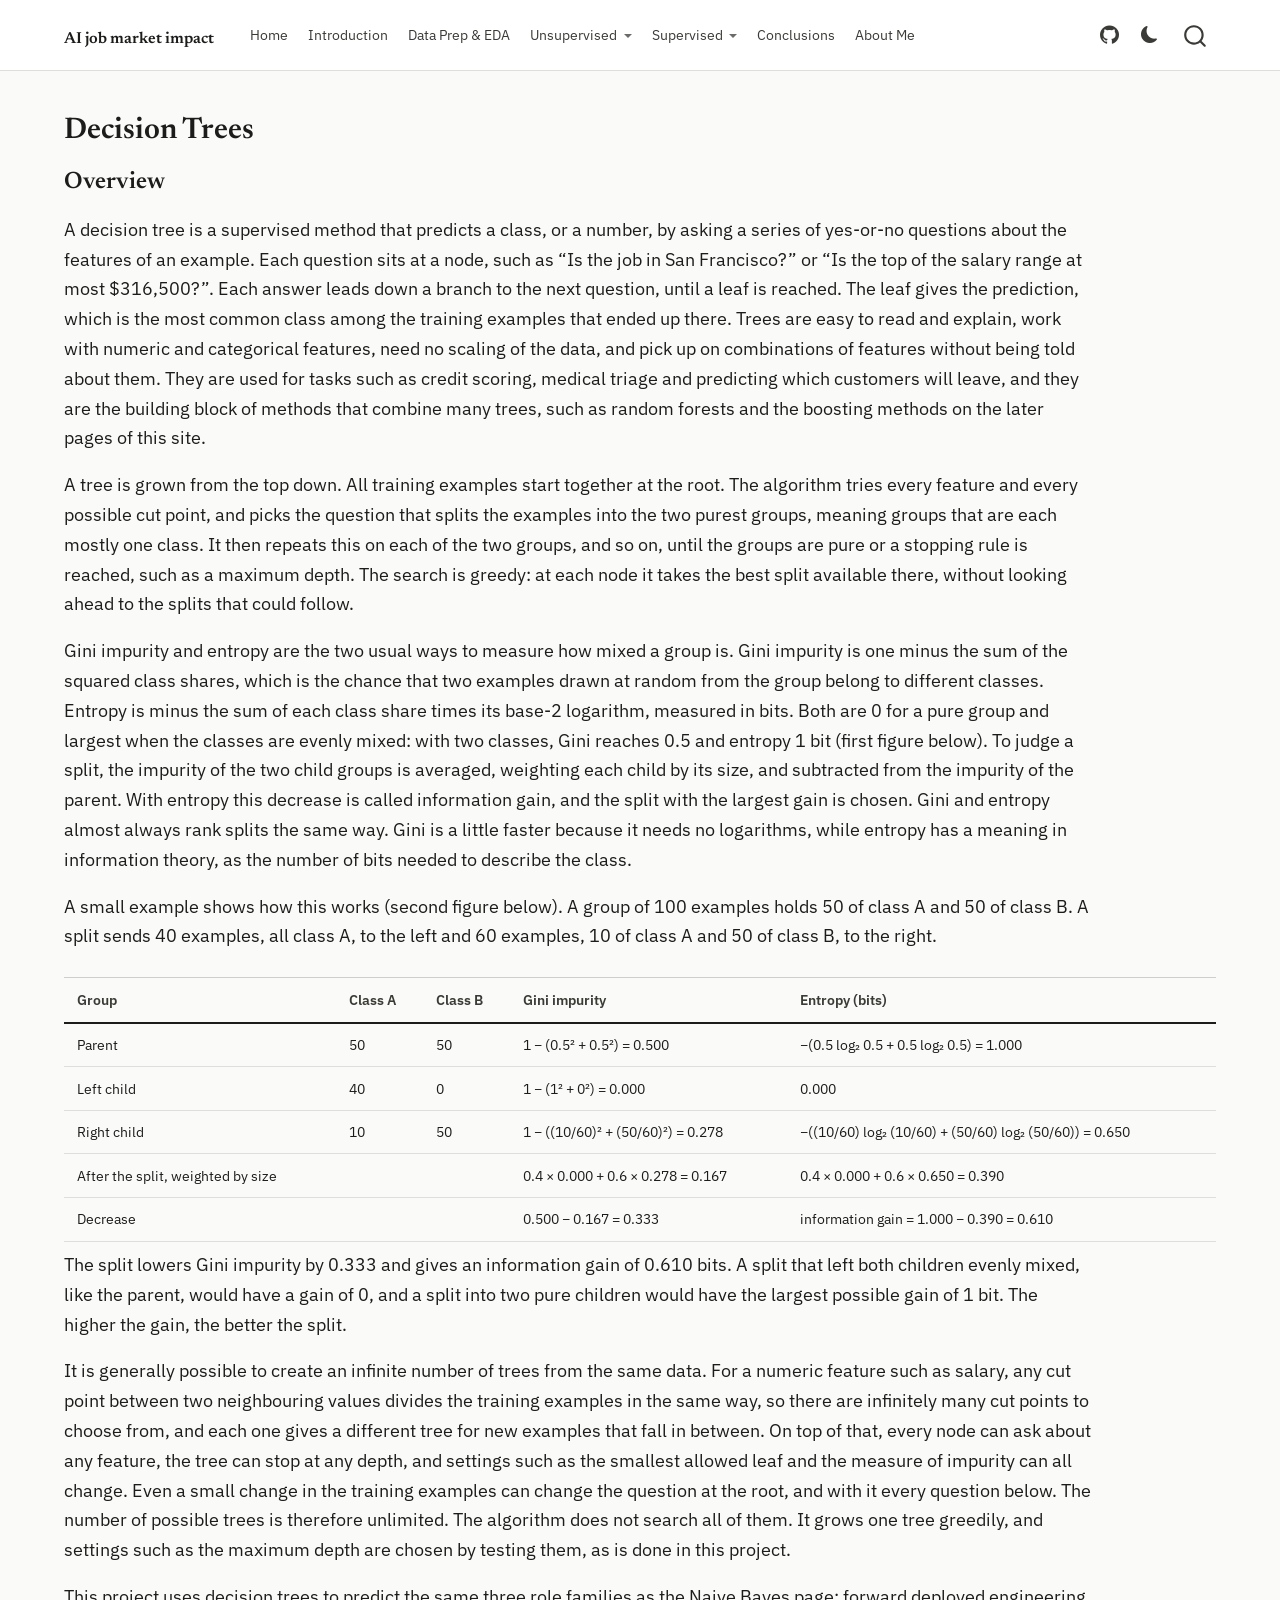
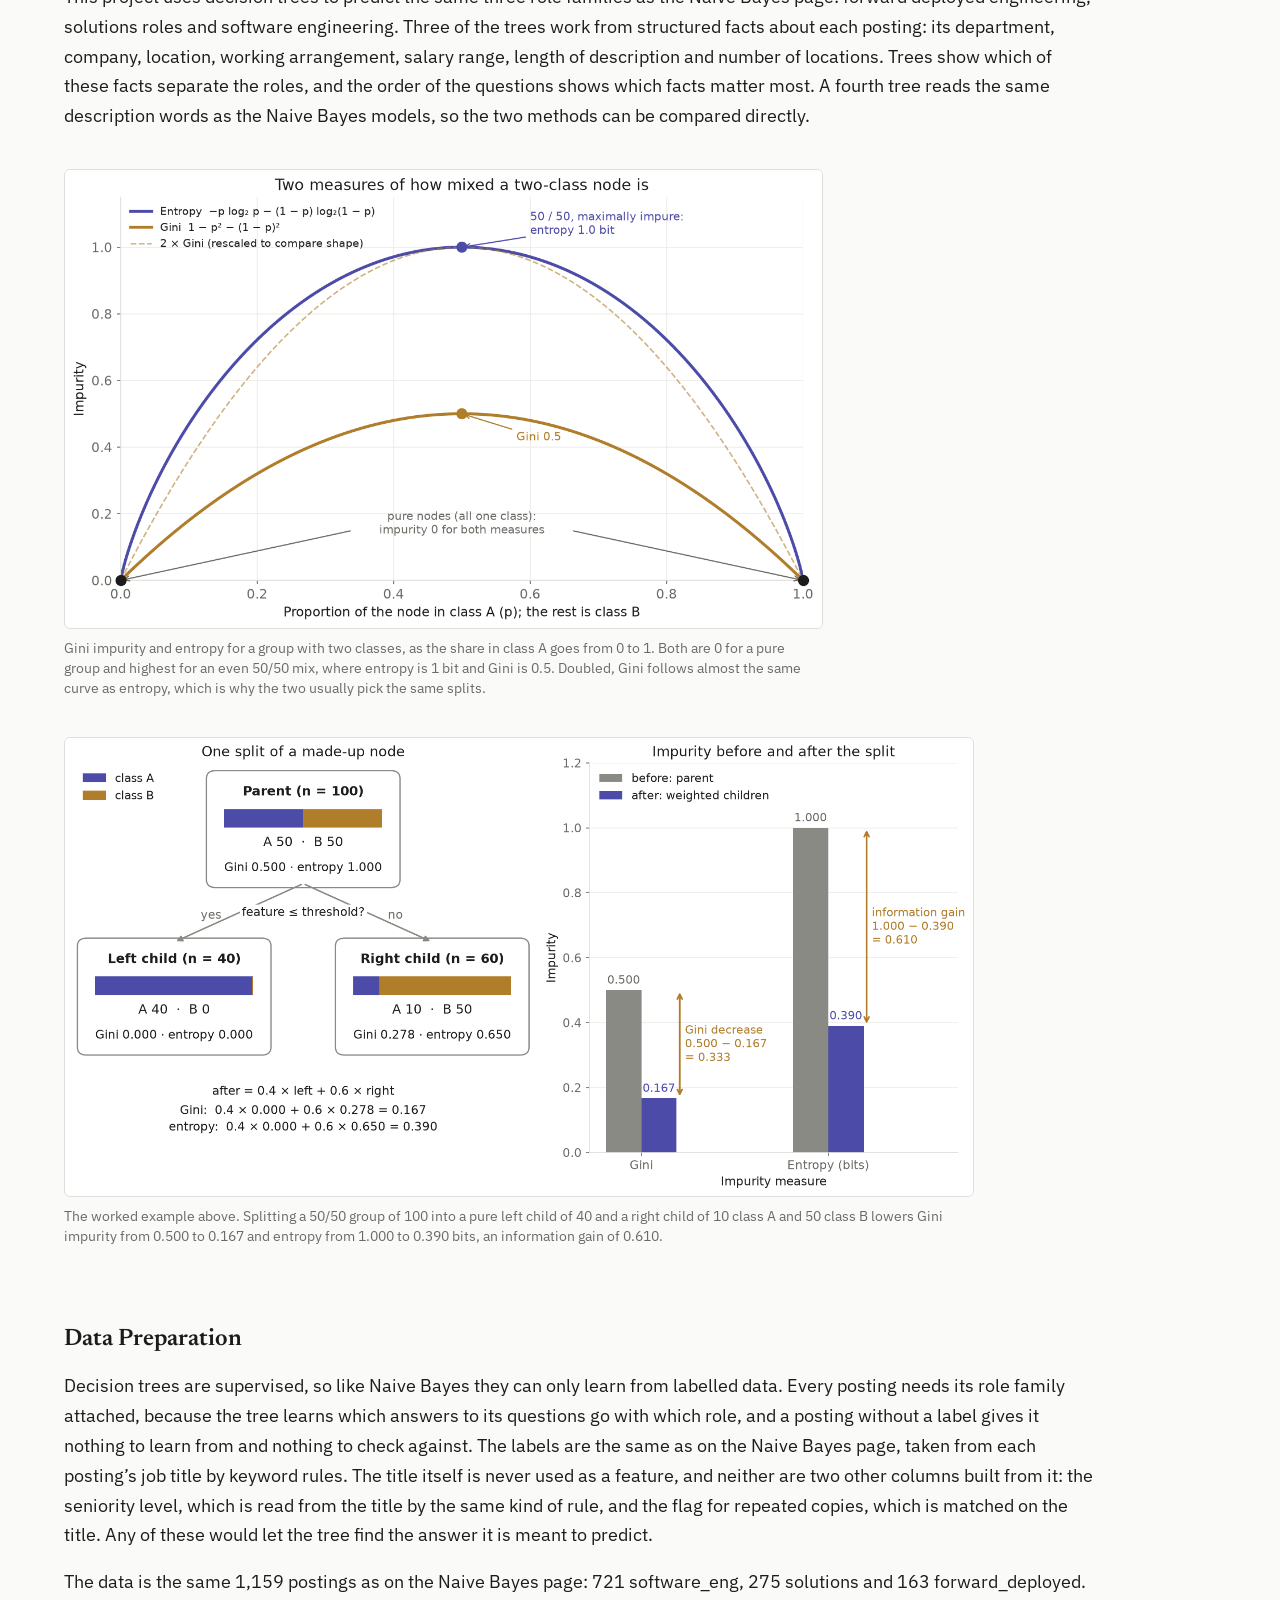
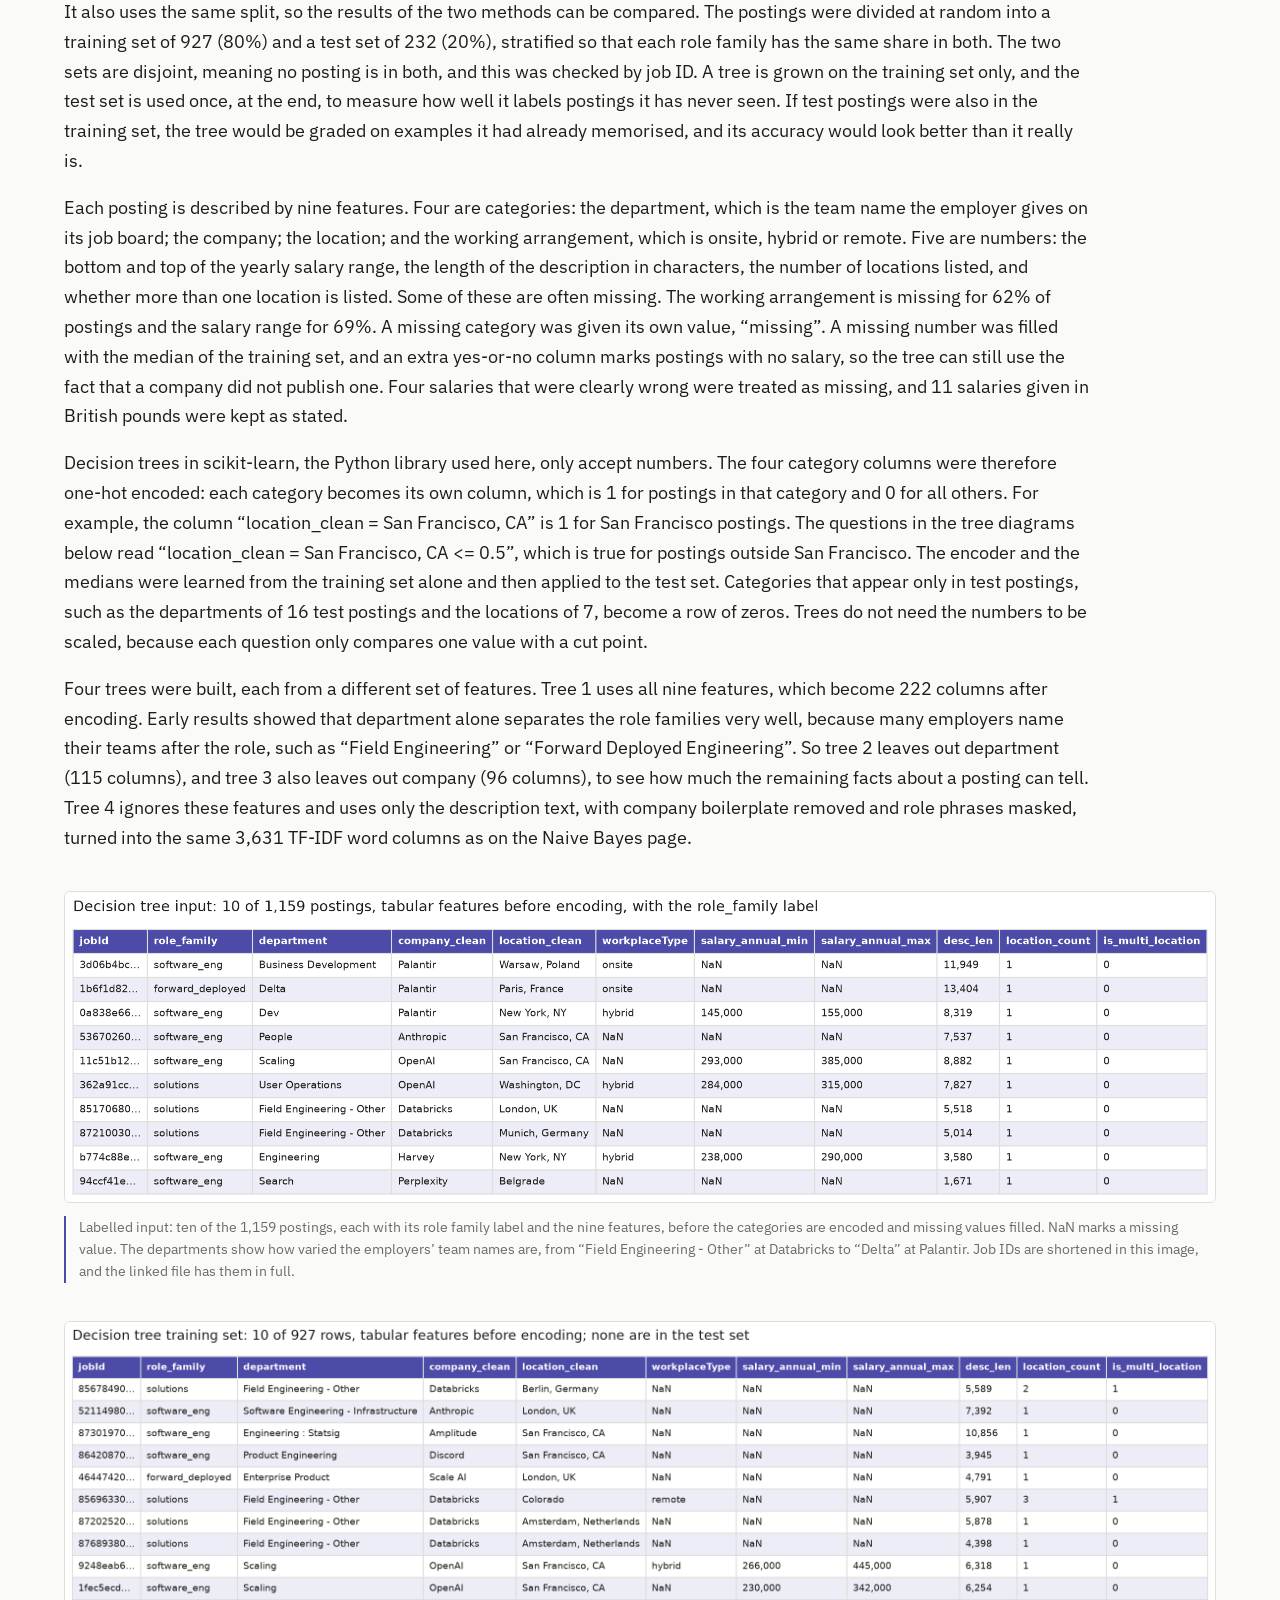
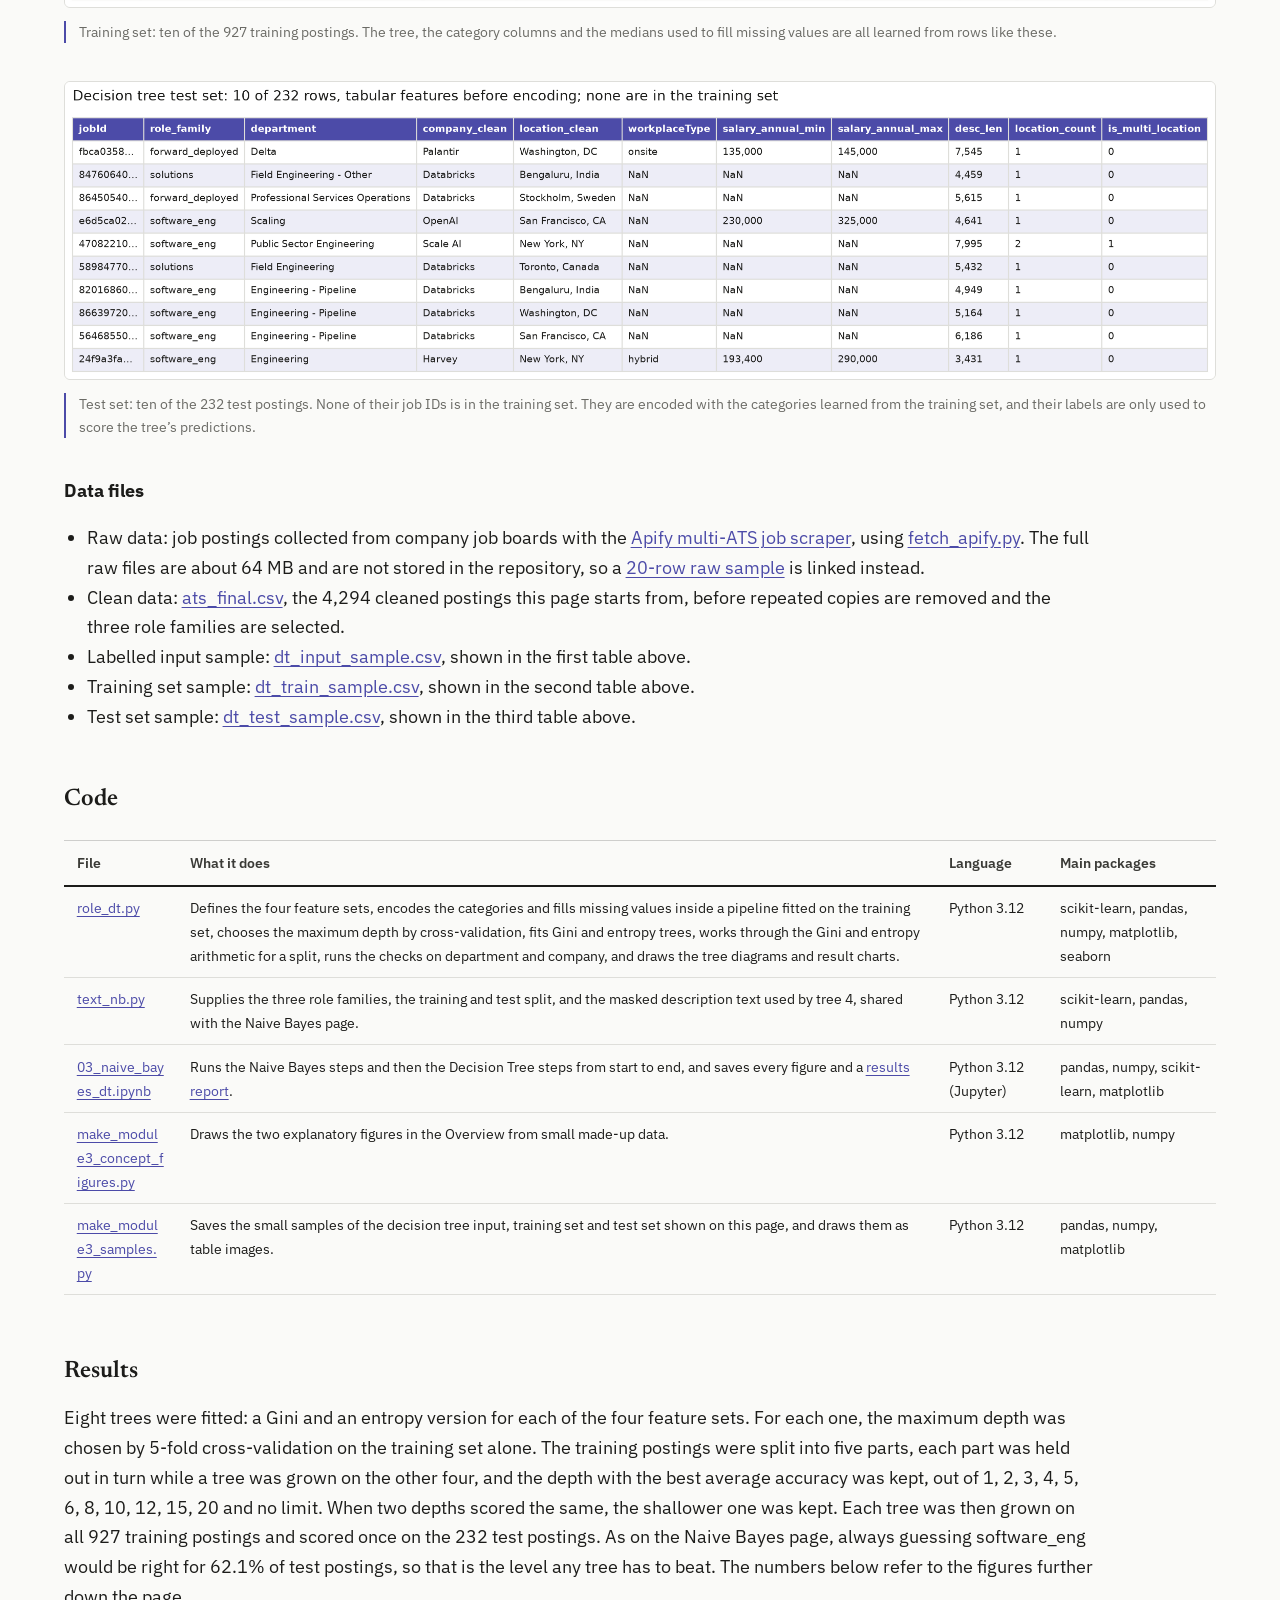
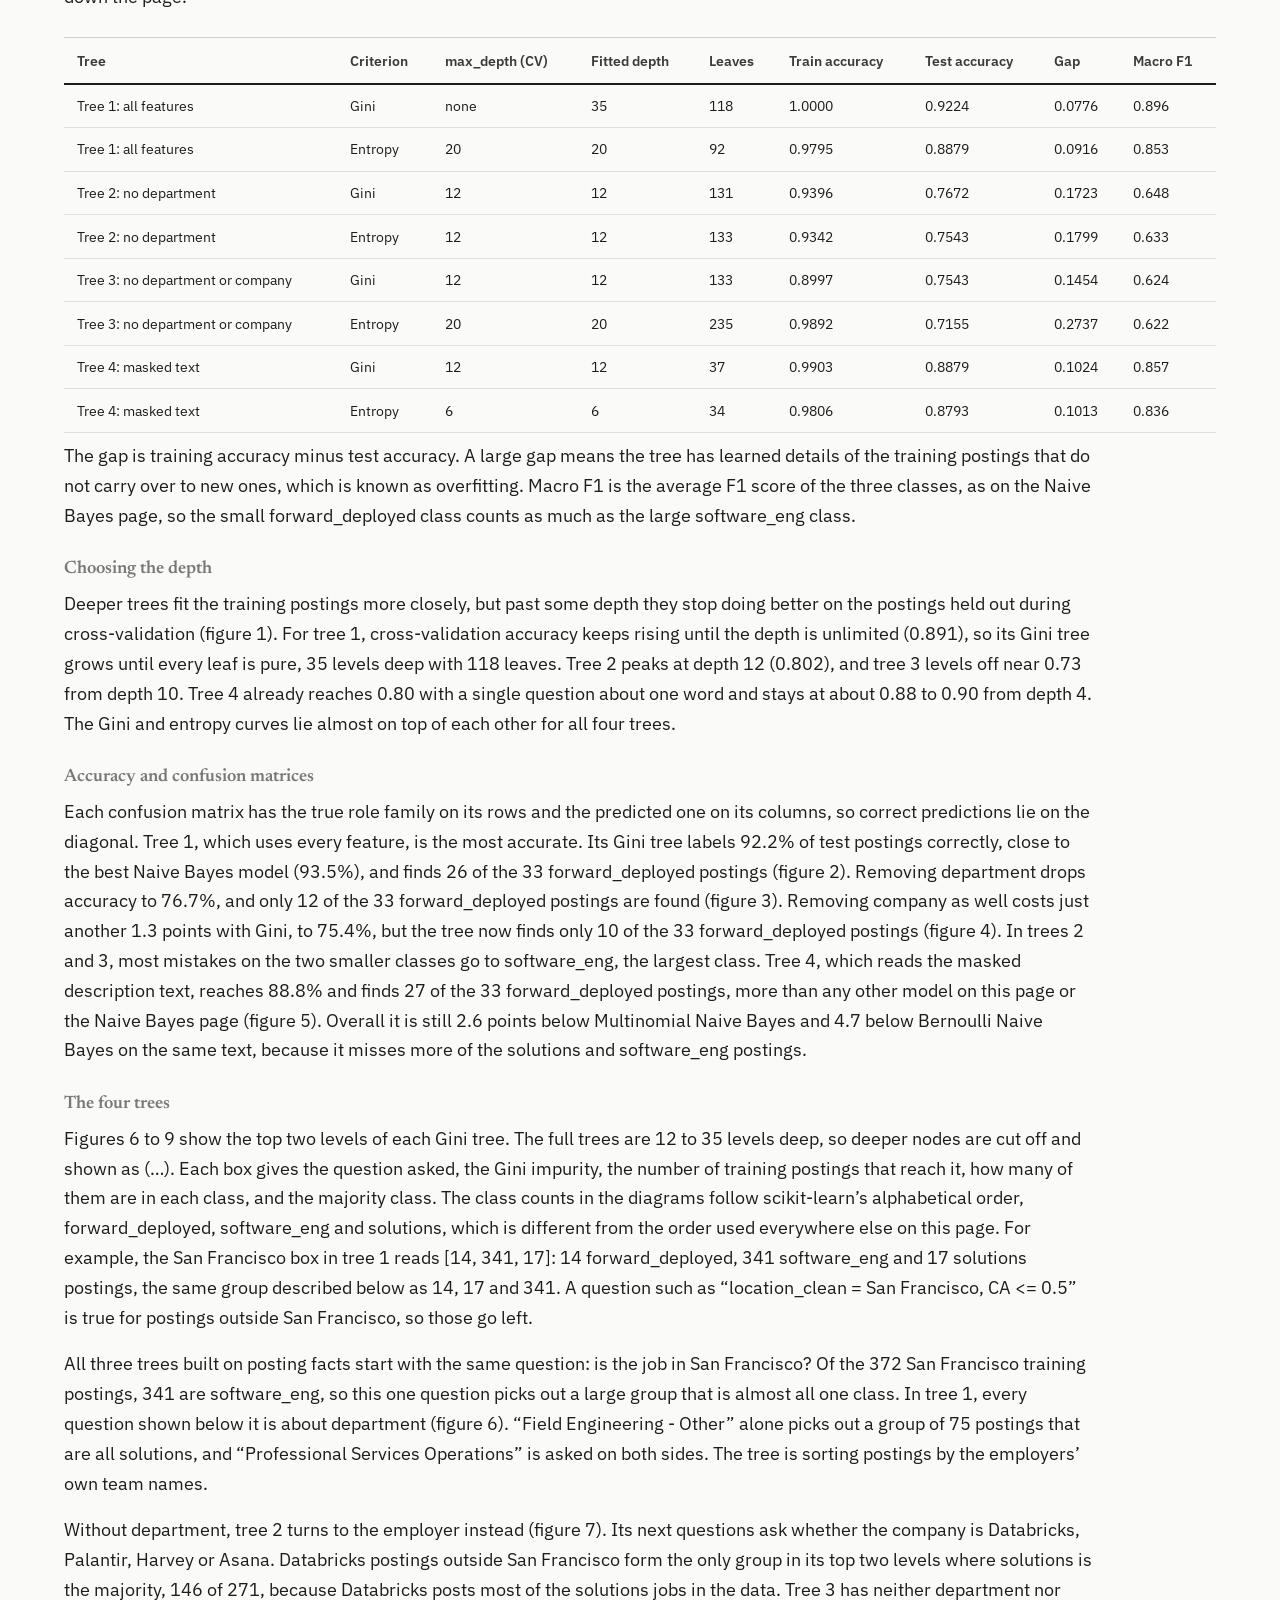
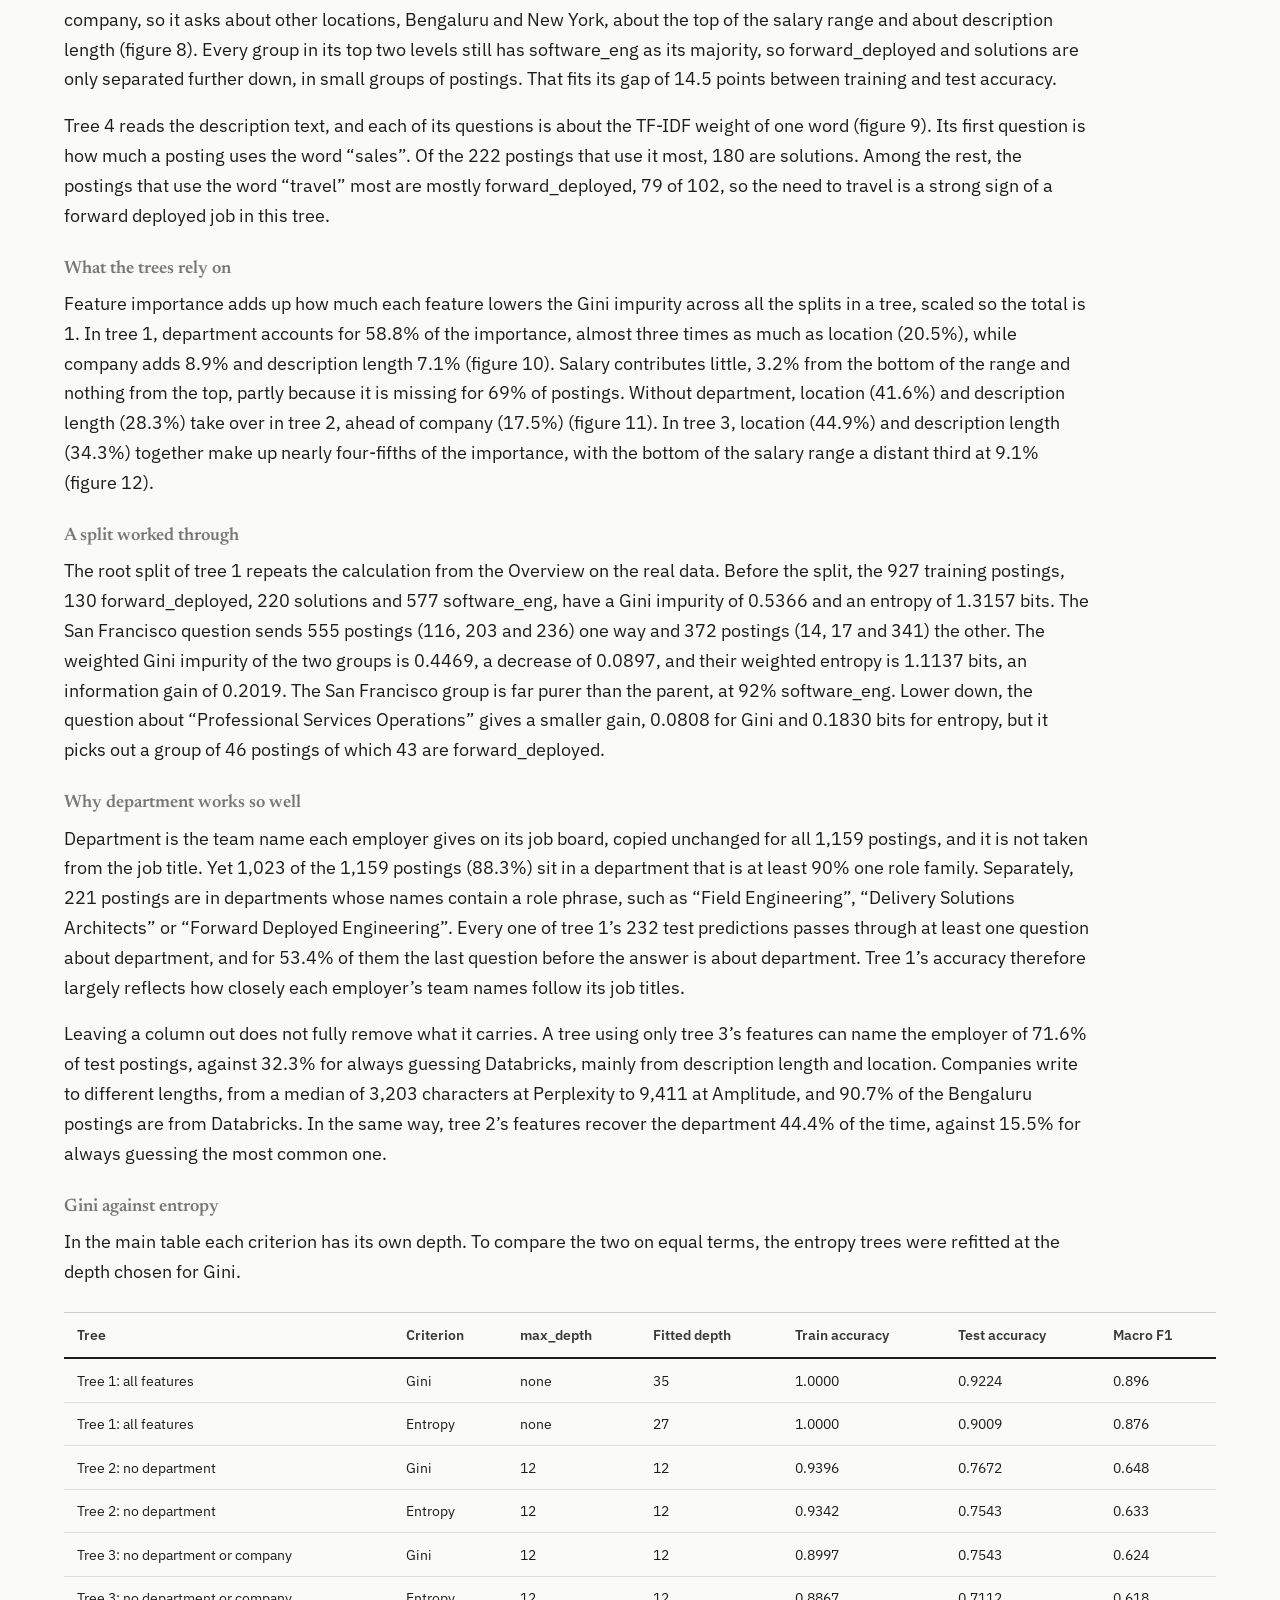
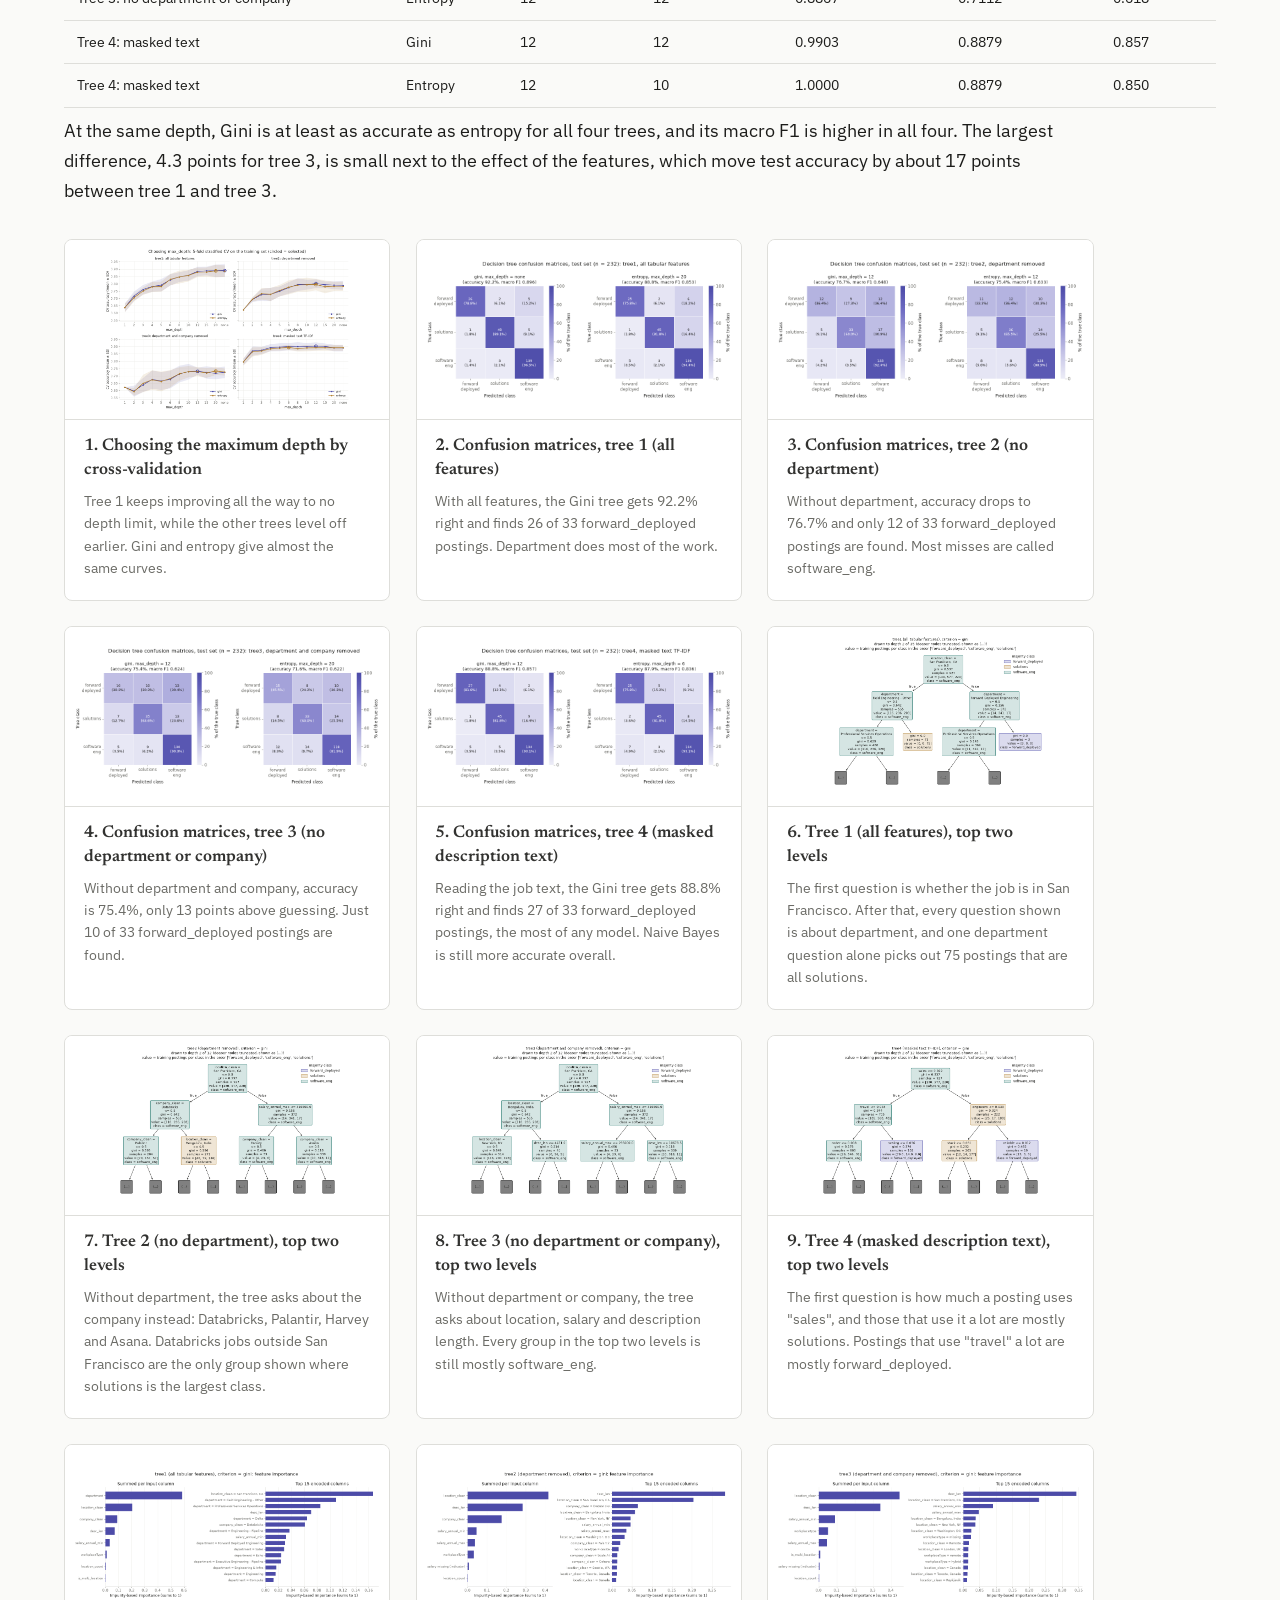
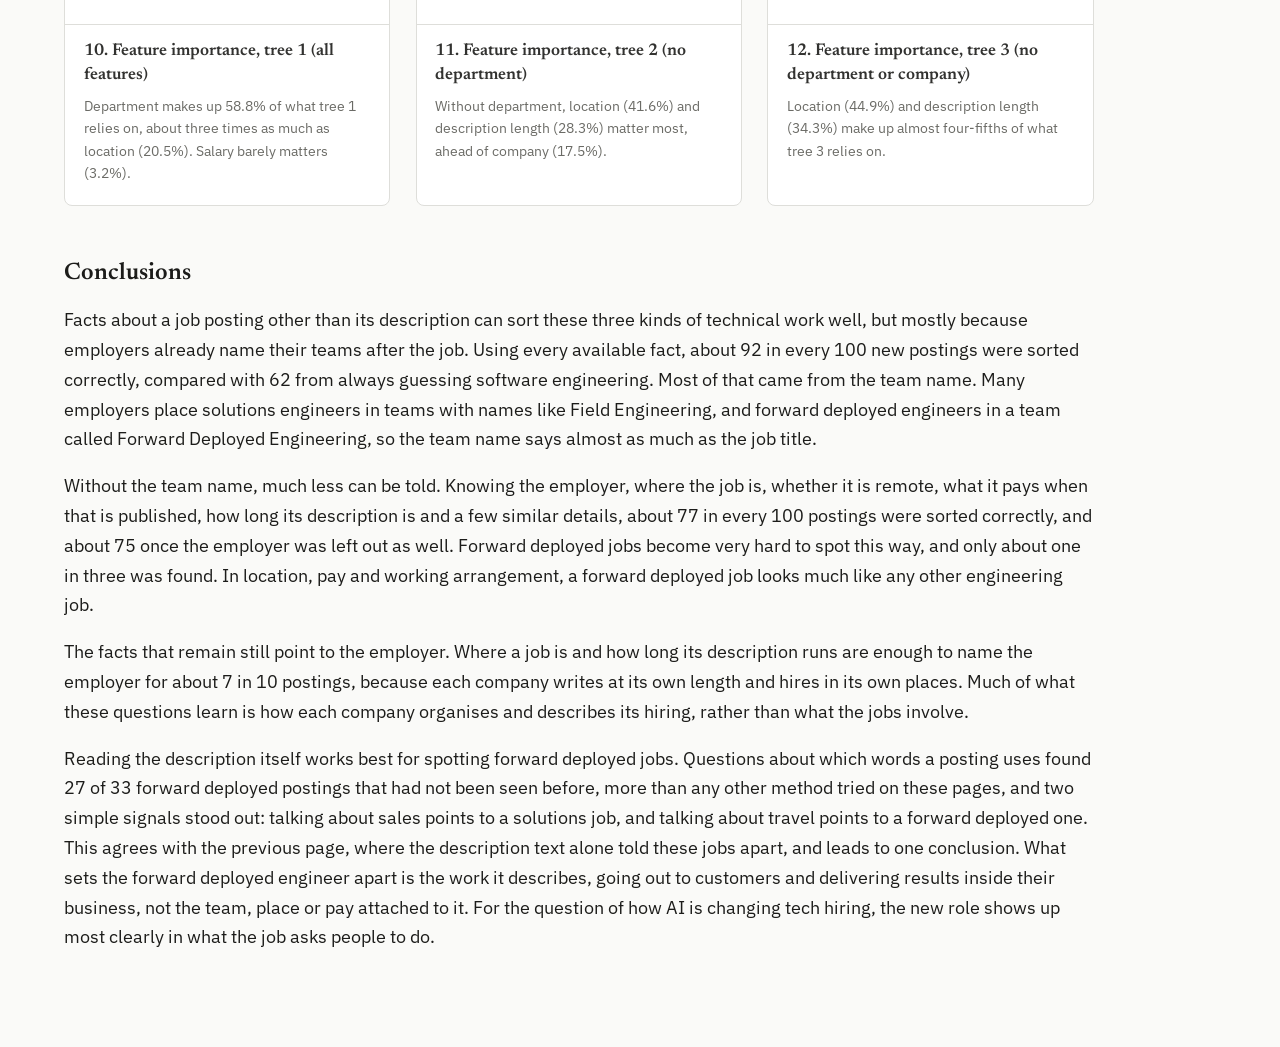
<file: docs/dectrees.html>
<!DOCTYPE html>
<html xmlns="http://www.w3.org/1999/xhtml" lang="en" xml:lang="en"><head>

<meta charset="utf-8">
<meta name="generator" content="quarto-1.10.18">

<meta name="viewport" content="width=device-width, initial-scale=1.0, user-scalable=yes">


<title>Decision Trees – AI job market impact</title>
<style>
/* Default styles provided by pandoc.
** See https://pandoc.org/MANUAL.html#variables-for-html for config info.
*/
span.smallcaps{font-variant: small-caps;}
div.columns{display: flex; gap: 1.5em;}
div.column{flex: auto;}
@media screen {
div.columns{gap: min(4vw, 1.5em);}
div.column{overflow-x: auto;}
}
div.hanging-indent{margin-left: 1.5em; text-indent: -1.5em;}
ul.task-list{list-style: none;}
ul.task-list li input[type="checkbox"] {
  width: 0.8em;
  margin: 0 0.8em 0.2em -1em; /* quarto-specific, see https://github.com/quarto-dev/quarto-cli/issues/4556 */ 
  vertical-align: middle;
}
</style>


<script src="site_libs/quarto-nav/quarto-nav.js"></script>
<script src="site_libs/quarto-nav/headroom.min.js"></script>
<script src="site_libs/clipboard/clipboard.min.js"></script>
<script src="site_libs/quarto-search/autocomplete.umd.js"></script>
<script src="site_libs/quarto-search/fuse.min.js"></script>
<script src="site_libs/quarto-search/quarto-search.js"></script>
<meta name="quarto:offset" content="./">
<script src="site_libs/quarto-html/quarto.js" type="module"></script>
<script src="site_libs/quarto-html/tabsets/tabsets.js" type="module"></script>
<script src="site_libs/quarto-html/popper.min.js"></script>
<script src="site_libs/quarto-html/tippy.umd.min.js"></script>
<script src="site_libs/quarto-html/anchor.min.js"></script>
<link href="site_libs/quarto-html/tippy.css" rel="stylesheet">
<link href="site_libs/quarto-html/quarto-syntax-highlighting-64a204ab8560d761af7679ceaba22944.css" rel="stylesheet" class="quarto-color-scheme" id="quarto-text-highlighting-styles">
<link href="site_libs/quarto-html/quarto-syntax-highlighting-dark-b85bc7c33db8c58e0ec93c3465666fed.css" rel="stylesheet" class="quarto-color-scheme quarto-color-alternate" id="quarto-text-highlighting-styles">
<link href="site_libs/quarto-html/quarto-syntax-highlighting-64a204ab8560d761af7679ceaba22944.css" rel="stylesheet" class="quarto-color-scheme-extra" id="quarto-text-highlighting-styles">
<script src="site_libs/bootstrap/bootstrap.min.js"></script>
<link href="site_libs/bootstrap/bootstrap-icons.css" rel="stylesheet">
<link href="site_libs/bootstrap/bootstrap-9084e66acd12eae0aa7de9a5ccb9a2e0.min.css" rel="stylesheet" append-hash="true" class="quarto-color-scheme" id="quarto-bootstrap" data-mode="light">
<link href="site_libs/bootstrap/bootstrap-dark-2d8c5dbd272956421086809e24861dbd.min.css" rel="stylesheet" append-hash="true" class="quarto-color-scheme quarto-color-alternate" id="quarto-bootstrap" data-mode="dark">
<link href="site_libs/bootstrap/bootstrap-9084e66acd12eae0aa7de9a5ccb9a2e0.min.css" rel="stylesheet" append-hash="true" class="quarto-color-scheme-extra" id="quarto-bootstrap" data-mode="light">
<script id="quarto-search-options" type="application/json">{
  "location": "navbar",
  "copy-button": false,
  "collapse-after": 3,
  "panel-placement": "end",
  "type": "overlay",
  "limit": 50,
  "keyboard-shortcut": [
    "f",
    "/",
    "s"
  ],
  "show-item-context": false,
  "language": {
    "search-no-results-text": "No results",
    "search-matching-documents-text": "matching documents",
    "search-copy-link-title": "Copy link to search",
    "search-hide-matches-text": "Hide additional matches",
    "search-more-match-text": "more match in this document",
    "search-more-matches-text": "more matches in this document",
    "search-clear-button-title": "Clear",
    "search-text-placeholder": "",
    "search-detached-cancel-button-title": "Cancel",
    "search-submit-button-title": "Submit",
    "search-label": "Search"
  }
}</script>


</head>

<body class="nav-fixed quarto-light"><script id="quarto-html-before-body" type="application/javascript">
    const toggleBodyColorMode = (bsSheetEl) => {
      const mode = bsSheetEl.getAttribute("data-mode");
      const bodyEl = window.document.querySelector("body");
      if (mode === "dark") {
        bodyEl.classList.add("quarto-dark");
        bodyEl.classList.remove("quarto-light");
      } else {
        bodyEl.classList.add("quarto-light");
        bodyEl.classList.remove("quarto-dark");
      }
    }
    const toggleBodyColorPrimary = () => {
      const bsSheetEl = window.document.querySelector("link#quarto-bootstrap:not([rel=disabled-stylesheet])");
      if (bsSheetEl) {
        toggleBodyColorMode(bsSheetEl);
      }
    }
    const setColorSchemeToggle = (alternate) => {
      const toggles = window.document.querySelectorAll('.quarto-color-scheme-toggle');
      for (let i=0; i < toggles.length; i++) {
        const toggle = toggles[i];
        if (toggle) {
          if (alternate) {
            toggle.classList.add("alternate");
          } else {
            toggle.classList.remove("alternate");
          }
        }
      }
    };
    const toggleColorMode = (alternate) => {
      // Switch the stylesheets
      const primaryStylesheets = window.document.querySelectorAll('link.quarto-color-scheme:not(.quarto-color-alternate)');
      const alternateStylesheets = window.document.querySelectorAll('link.quarto-color-scheme.quarto-color-alternate');
      manageTransitions('#quarto-margin-sidebar .nav-link', false);
      if (alternate) {
        // note: dark is layered on light, we don't disable primary!
        enableStylesheet(alternateStylesheets);
        for (const sheetNode of alternateStylesheets) {
          if (sheetNode.id === "quarto-bootstrap") {
            toggleBodyColorMode(sheetNode);
          }
        }
      } else {
        disableStylesheet(alternateStylesheets);
        enableStylesheet(primaryStylesheets)
        toggleBodyColorPrimary();
      }
      manageTransitions('#quarto-margin-sidebar .nav-link', true);
      // Switch the toggles
      setColorSchemeToggle(alternate)
      // Hack to workaround the fact that safari doesn't
      // properly recolor the scrollbar when toggling (#1455)
      if (navigator.userAgent.indexOf('Safari') > 0 && navigator.userAgent.indexOf('Chrome') == -1) {
        manageTransitions("body", false);
        window.scrollTo(0, 1);
        setTimeout(() => {
          window.scrollTo(0, 0);
          manageTransitions("body", true);
        }, 40);
      }
    }
    const disableStylesheet = (stylesheets) => {
      for (let i=0; i < stylesheets.length; i++) {
        const stylesheet = stylesheets[i];
        stylesheet.rel = 'disabled-stylesheet';
      }
    }
    const enableStylesheet = (stylesheets) => {
      for (let i=0; i < stylesheets.length; i++) {
        const stylesheet = stylesheets[i];
        if(stylesheet.rel !== 'stylesheet') { // for Chrome, which will still FOUC without this check
          stylesheet.rel = 'stylesheet';
        }
      }
    }
    const manageTransitions = (selector, allowTransitions) => {
      const els = window.document.querySelectorAll(selector);
      for (let i=0; i < els.length; i++) {
        const el = els[i];
        if (allowTransitions) {
          el.classList.remove('notransition');
        } else {
          el.classList.add('notransition');
        }
      }
    }
    const isFileUrl = () => {
      return window.location.protocol === 'file:';
    }
    const hasAlternateSentinel = () => {
      let styleSentinel = getColorSchemeSentinel();
      if (styleSentinel !== null) {
        return styleSentinel === "alternate";
      } else {
        return false;
      }
    }
    const setStyleSentinel = (alternate) => {
      const value = alternate ? "alternate" : "default";
      if (!isFileUrl()) {
        window.localStorage.setItem("quarto-color-scheme", value);
      } else {
        localAlternateSentinel = value;
      }
    }
    const getColorSchemeSentinel = () => {
      if (!isFileUrl()) {
        const storageValue = window.localStorage.getItem("quarto-color-scheme");
        return storageValue != null ? storageValue : localAlternateSentinel;
      } else {
        return localAlternateSentinel;
      }
    }
    const toggleGiscusIfUsed = (isAlternate, darkModeDefault) => {
      const baseTheme = document.querySelector('#giscus-base-theme')?.value ?? 'light';
      const alternateTheme = document.querySelector('#giscus-alt-theme')?.value ?? 'dark';
      let newTheme = '';
      if(authorPrefersDark) {
        newTheme = isAlternate ? baseTheme : alternateTheme;
      } else {
        newTheme = isAlternate ? alternateTheme : baseTheme;
      }
      const changeGiscusTheme = () => {
        // From: https://github.com/giscus/giscus/issues/336
        const sendMessage = (message) => {
          const iframe = document.querySelector('iframe.giscus-frame');
          if (!iframe) return;
          iframe.contentWindow.postMessage({ giscus: message }, 'https://giscus.app');
        }
        sendMessage({
          setConfig: {
            theme: newTheme
          }
        });
      }
      const isGiscussLoaded = window.document.querySelector('iframe.giscus-frame') !== null;
      if (isGiscussLoaded) {
        changeGiscusTheme();
      }
    };
    const authorPrefersDark = false;
    const darkModeDefault = authorPrefersDark;
      document.querySelector('link#quarto-text-highlighting-styles.quarto-color-scheme-extra').rel = 'disabled-stylesheet';
      document.querySelector('link#quarto-bootstrap.quarto-color-scheme-extra').rel = 'disabled-stylesheet';
    let localAlternateSentinel = darkModeDefault ? 'alternate' : 'default';
    // Dark / light mode switch
    window.quartoToggleColorScheme = () => {
      // Read the current dark / light value
      let toAlternate = !hasAlternateSentinel();
      toggleColorMode(toAlternate);
      setStyleSentinel(toAlternate);
      toggleGiscusIfUsed(toAlternate, darkModeDefault);
      window.dispatchEvent(new Event('resize'));
    };
    // Switch to dark mode if need be
    if (hasAlternateSentinel()) {
      toggleColorMode(true);
    } else {
      toggleColorMode(false);
    }
  </script>

<div id="quarto-search-results"></div>
  <header id="quarto-header" class="headroom fixed-top">
    <nav class="navbar navbar-expand-xl " data-bs-theme="dark">
      <div class="navbar-container container-fluid">
      <div class="navbar-brand-container mx-auto">
    <a class="navbar-brand" href="./index.html">
    <span class="navbar-title">AI job market impact</span>
    </a>
  </div>
            <div id="quarto-search" class="" title="Search"></div>
          <button class="navbar-toggler" type="button" data-bs-toggle="collapse" data-bs-target="#navbarCollapse" aria-controls="navbarCollapse" role="menu" aria-expanded="false" aria-label="Toggle navigation" onclick="if (window.quartoToggleHeadroom) { window.quartoToggleHeadroom(); }">
  <span class="navbar-toggler-icon"></span>
</button>
          <div class="collapse navbar-collapse" id="navbarCollapse">
            <ul class="navbar-nav navbar-nav-scroll me-auto">
  <li class="nav-item">
    <a class="nav-link" href="./index.html"> 
<span class="menu-text">Home</span></a>
  </li>  
  <li class="nav-item">
    <a class="nav-link" href="./introduction.html"> 
<span class="menu-text">Introduction</span></a>
  </li>  
  <li class="nav-item">
    <a class="nav-link" href="./dataprep_eda.html"> 
<span class="menu-text">Data Prep &amp; EDA</span></a>
  </li>  
  <li class="nav-item dropdown ">
    <a class="nav-link dropdown-toggle" href="#" id="nav-menu-unsupervised" role="link" data-bs-toggle="dropdown" aria-expanded="false">
 <span class="menu-text">Unsupervised</span>
    </a>
    <ul class="dropdown-menu" aria-labelledby="nav-menu-unsupervised">    
        <li>
    <a class="dropdown-item" href="./clustering.html">
 <span class="dropdown-text">Clustering</span></a>
  </li>  
        <li>
    <a class="dropdown-item" href="./pca.html">
 <span class="dropdown-text">PCA</span></a>
  </li>  
    </ul>
  </li>
  <li class="nav-item dropdown ">
    <a class="nav-link dropdown-toggle" href="#" id="nav-menu-supervised" role="link" data-bs-toggle="dropdown" aria-expanded="false">
 <span class="menu-text">Supervised</span>
    </a>
    <ul class="dropdown-menu" aria-labelledby="nav-menu-supervised">    
        <li>
    <a class="dropdown-item" href="./naivebayes.html">
 <span class="dropdown-text">Naive Bayes</span></a>
  </li>  
        <li>
    <a class="dropdown-item" href="./dectrees.html">
 <span class="dropdown-text">Decision Trees</span></a>
  </li>  
        <li>
    <a class="dropdown-item" href="./regression.html">
 <span class="dropdown-text">Regression</span></a>
  </li>  
        <li>
    <a class="dropdown-item" href="./adaboost.html">
 <span class="dropdown-text">AdaBoost</span></a>
  </li>  
        <li>
    <a class="dropdown-item" href="./gradientboosting.html">
 <span class="dropdown-text">Gradient Boosting</span></a>
  </li>  
        <li>
    <a class="dropdown-item" href="./xgboost.html">
 <span class="dropdown-text">XGBoost</span></a>
  </li>  
    </ul>
  </li>
  <li class="nav-item">
    <a class="nav-link" href="./conclusions.html"> 
<span class="menu-text">Conclusions</span></a>
  </li>  
  <li class="nav-item">
    <a class="nav-link" href="./about.html"> 
<span class="menu-text">About Me</span></a>
  </li>  
</ul>
            <ul class="navbar-nav navbar-nav-scroll ms-auto">
  <li class="nav-item compact">
    <a class="nav-link" href="https://github.com/RahulHipparkar/ai-job-market-impact"> <i class="bi bi-github" role="img">
</i> 
<span class="menu-text"></span></a>
  </li>  
</ul>
          </div> <!-- /navcollapse -->
            <div class="quarto-navbar-tools">
  <a href="" class="quarto-color-scheme-toggle quarto-navigation-tool  px-1" onclick="window.quartoToggleColorScheme(); return false;" title="Toggle dark mode"><i class="bi"></i></a>
</div>
      </div> <!-- /container-fluid -->
    </nav>
</header>
<!-- content -->
<div id="quarto-content" class="quarto-container page-columns page-rows-contents page-layout-full page-navbar">
<!-- sidebar -->
<!-- margin-sidebar -->
    
<!-- main -->
<main class="content column-page" id="quarto-document-content">


<header id="title-block-header" class="quarto-title-block default">
<div class="quarto-title">
<h1 class="title">Decision Trees</h1>
</div>



<div class="quarto-title-meta column-page">

    
  
    
  </div>
  


</header>


<section id="overview" class="level2">
<h2 class="anchored" data-anchor-id="overview">Overview</h2>
<p>A decision tree is a supervised method that predicts a class, or a number, by asking a series of yes-or-no questions about the features of an example. Each question sits at a node, such as “Is the job in San Francisco?” or “Is the top of the salary range at most $316,500?”. Each answer leads down a branch to the next question, until a leaf is reached. The leaf gives the prediction, which is the most common class among the training examples that ended up there. Trees are easy to read and explain, work with numeric and categorical features, need no scaling of the data, and pick up on combinations of features without being told about them. They are used for tasks such as credit scoring, medical triage and predicting which customers will leave, and they are the building block of methods that combine many trees, such as random forests and the boosting methods on the later pages of this site.</p>
<p>A tree is grown from the top down. All training examples start together at the root. The algorithm tries every feature and every possible cut point, and picks the question that splits the examples into the two purest groups, meaning groups that are each mostly one class. It then repeats this on each of the two groups, and so on, until the groups are pure or a stopping rule is reached, such as a maximum depth. The search is greedy: at each node it takes the best split available there, without looking ahead to the splits that could follow.</p>
<p>Gini impurity and entropy are the two usual ways to measure how mixed a group is. Gini impurity is one minus the sum of the squared class shares, which is the chance that two examples drawn at random from the group belong to different classes. Entropy is minus the sum of each class share times its base-2 logarithm, measured in bits. Both are 0 for a pure group and largest when the classes are evenly mixed: with two classes, Gini reaches 0.5 and entropy 1 bit (first figure below). To judge a split, the impurity of the two child groups is averaged, weighting each child by its size, and subtracted from the impurity of the parent. With entropy this decrease is called information gain, and the split with the largest gain is chosen. Gini and entropy almost always rank splits the same way. Gini is a little faster because it needs no logarithms, while entropy has a meaning in information theory, as the number of bits needed to describe the class.</p>
<p>A small example shows how this works (second figure below). A group of 100 examples holds 50 of class A and 50 of class B. A split sends 40 examples, all class A, to the left and 60 examples, 10 of class A and 50 of class B, to the right.</p>
<div class="table-wrap">
<table class="caption-top table">
<colgroup>
<col style="width: 20%">
<col style="width: 20%">
<col style="width: 20%">
<col style="width: 20%">
<col style="width: 20%">
</colgroup>
<thead>
<tr class="header">
<th>Group</th>
<th>Class A</th>
<th>Class B</th>
<th>Gini impurity</th>
<th>Entropy (bits)</th>
</tr>
</thead>
<tbody>
<tr class="odd">
<td>Parent</td>
<td>50</td>
<td>50</td>
<td>1 − (0.5² + 0.5²) = 0.500</td>
<td>−(0.5 log₂ 0.5 + 0.5 log₂ 0.5) = 1.000</td>
</tr>
<tr class="even">
<td>Left child</td>
<td>40</td>
<td>0</td>
<td>1 − (1² + 0²) = 0.000</td>
<td>0.000</td>
</tr>
<tr class="odd">
<td>Right child</td>
<td>10</td>
<td>50</td>
<td>1 − ((10/60)² + (50/60)²) = 0.278</td>
<td>−((10/60) log₂ (10/60) + (50/60) log₂ (50/60)) = 0.650</td>
</tr>
<tr class="even">
<td>After the split, weighted by size</td>
<td></td>
<td></td>
<td>0.4 × 0.000 + 0.6 × 0.278 = 0.167</td>
<td>0.4 × 0.000 + 0.6 × 0.650 = 0.390</td>
</tr>
<tr class="odd">
<td>Decrease</td>
<td></td>
<td></td>
<td>0.500 − 0.167 = 0.333</td>
<td>information gain = 1.000 − 0.390 = 0.610</td>
</tr>
</tbody>
</table>
</div>
<p>The split lowers Gini impurity by 0.333 and gives an information gain of 0.610 bits. A split that left both children evenly mixed, like the parent, would have a gain of 0, and a split into two pure children would have the largest possible gain of 1 bit. The higher the gain, the better the split.</p>
<p>It is generally possible to create an infinite number of trees from the same data. For a numeric feature such as salary, any cut point between two neighbouring values divides the training examples in the same way, so there are infinitely many cut points to choose from, and each one gives a different tree for new examples that fall in between. On top of that, every node can ask about any feature, the tree can stop at any depth, and settings such as the smallest allowed leaf and the measure of impurity can all change. Even a small change in the training examples can change the question at the root, and with it every question below. The number of possible trees is therefore unlimited. The algorithm does not search all of them. It grows one tree greedily, and settings such as the maximum depth are chosen by testing them, as is done in this project.</p>
<p>This project uses decision trees to predict the same three role families as the Naive Bayes page: forward deployed engineering, solutions roles and software engineering. Three of the trees work from structured facts about each posting: its department, company, location, working arrangement, salary range, length of description and number of locations. Trees show which of these facts separate the roles, and the order of the questions shows which facts matter most. A fourth tree reads the same description words as the Naive Bayes models, so the two methods can be compared directly.</p>
<div class="quarto-figure quarto-figure-center">
<figure class="figure">
<p><img src="figures/dt_concept_1.png" class="img-fluid figure-img" alt="Line chart of impurity against the proportion of a node in class A, from 0 to 1. The entropy curve rises from 0 to a peak of 1.0 bit at 0.5 and falls back to 0. The Gini curve has the same shape with a peak of 0.5. A dashed curve of twice the Gini sits just inside the entropy curve. Notes mark the 50/50 peak and the pure nodes at both ends, where both measures are 0."></p>
<figcaption>Gini impurity and entropy for a group with two classes, as the share in class A goes from 0 to 1. Both are 0 for a pure group and highest for an even 50/50 mix, where entropy is 1 bit and Gini is 0.5. Doubled, Gini follows almost the same curve as entropy, which is why the two usually pick the same splits.</figcaption>
</figure>
</div>
<div class="quarto-figure quarto-figure-center">
<figure class="figure">
<p><img src="figures/dt_concept_2.png" class="img-fluid figure-img" alt="Two panels. Left: a diagram of a parent node with 50 class A and 50 class B, Gini 0.500 and entropy 1.000, split by a question into a left child with 40 class A and 0 class B, Gini and entropy 0, and a right child with 10 class A and 50 class B, Gini 0.278 and entropy 0.650, with the weighted averages written below. Right: bars of impurity before and after the split, Gini from 0.500 to 0.167 with a decrease of 0.333, and entropy from 1.000 to 0.390 with an information gain of 0.610."></p>
<figcaption>The worked example above. Splitting a 50/50 group of 100 into a pure left child of 40 and a right child of 10 class A and 50 class B lowers Gini impurity from 0.500 to 0.167 and entropy from 1.000 to 0.390 bits, an information gain of 0.610.</figcaption>
</figure>
</div>
</section>
<section id="data-preparation" class="level2">
<h2 class="anchored" data-anchor-id="data-preparation">Data Preparation</h2>
<p>Decision trees are supervised, so like Naive Bayes they can only learn from labelled data. Every posting needs its role family attached, because the tree learns which answers to its questions go with which role, and a posting without a label gives it nothing to learn from and nothing to check against. The labels are the same as on the Naive Bayes page, taken from each posting’s job title by keyword rules. The title itself is never used as a feature, and neither are two other columns built from it: the seniority level, which is read from the title by the same kind of rule, and the flag for repeated copies, which is matched on the title. Any of these would let the tree find the answer it is meant to predict.</p>
<p>The data is the same 1,159 postings as on the Naive Bayes page: 721 software_eng, 275 solutions and 163 forward_deployed. It also uses the same split, so the results of the two methods can be compared. The postings were divided at random into a training set of 927 (80%) and a test set of 232 (20%), stratified so that each role family has the same share in both. The two sets are disjoint, meaning no posting is in both, and this was checked by job ID. A tree is grown on the training set only, and the test set is used once, at the end, to measure how well it labels postings it has never seen. If test postings were also in the training set, the tree would be graded on examples it had already memorised, and its accuracy would look better than it really is.</p>
<p>Each posting is described by nine features. Four are categories: the department, which is the team name the employer gives on its job board; the company; the location; and the working arrangement, which is onsite, hybrid or remote. Five are numbers: the bottom and top of the yearly salary range, the length of the description in characters, the number of locations listed, and whether more than one location is listed. Some of these are often missing. The working arrangement is missing for 62% of postings and the salary range for 69%. A missing category was given its own value, “missing”. A missing number was filled with the median of the training set, and an extra yes-or-no column marks postings with no salary, so the tree can still use the fact that a company did not publish one. Four salaries that were clearly wrong were treated as missing, and 11 salaries given in British pounds were kept as stated.</p>
<p>Decision trees in scikit-learn, the Python library used here, only accept numbers. The four category columns were therefore one-hot encoded: each category becomes its own column, which is 1 for postings in that category and 0 for all others. For example, the column “location_clean = San Francisco, CA” is 1 for San Francisco postings. The questions in the tree diagrams below read “location_clean = San Francisco, CA &lt;= 0.5”, which is true for postings outside San Francisco. The encoder and the medians were learned from the training set alone and then applied to the test set. Categories that appear only in test postings, such as the departments of 16 test postings and the locations of 7, become a row of zeros. Trees do not need the numbers to be scaled, because each question only compares one value with a cut point.</p>
<p>Four trees were built, each from a different set of features. Tree 1 uses all nine features, which become 222 columns after encoding. Early results showed that department alone separates the role families very well, because many employers name their teams after the role, such as “Field Engineering” or “Forward Deployed Engineering”. So tree 2 leaves out department (115 columns), and tree 3 also leaves out company (96 columns), to see how much the remaining facts about a posting can tell. Tree 4 ignores these features and uses only the description text, with company boilerplate removed and role phrases masked, turned into the same 3,631 TF-IDF word columns as on the Naive Bayes page.</p>
<div class="sample-figure">
<p><img src="figures/samples/dt_input_sample.png" class="img-fluid" alt="Table of 10 job postings with a shortened job ID, the role family label and nine feature columns: department, company, location, working arrangement, minimum and maximum yearly salary, description length, location count and a multi-location flag. Departments include Business Development, Delta, Scaling, User Operations and Field Engineering - Other. Many working arrangement and salary cells are NaN."></p>
<p>Labelled input: ten of the 1,159 postings, each with its role family label and the nine features, before the categories are encoded and missing values filled. NaN marks a missing value. The departments show how varied the employers’ team names are, from “Field Engineering - Other” at Databricks to “Delta” at Palantir. Job IDs are shortened in this image, and the linked file has them in full.</p>
</div>
<div class="sample-figure">
<p><img src="figures/samples/dt_train_sample.png" class="img-fluid" alt="Table of 10 training postings with the same columns as the input table. Four are Databricks solutions postings in the Field Engineering - Other department, and two are OpenAI software_eng postings in the Scaling department with salaries of 230,000 to 445,000."></p>
<p>Training set: ten of the 927 training postings. The tree, the category columns and the medians used to fill missing values are all learned from rows like these.</p>
</div>
<div class="sample-figure">
<p><img src="figures/samples/dt_test_sample.png" class="img-fluid" alt="Table of 10 test postings with the same columns as the input table, including two forward_deployed postings, one from Palantir in the Delta department and one from Databricks in Professional Services Operations, two solutions postings and six software_eng postings."></p>
<p>Test set: ten of the 232 test postings. None of their job IDs is in the training set. They are encoded with the categories learned from the training set, and their labels are only used to score the tree’s predictions.</p>
</div>
<p><strong>Data files</strong></p>
<ul>
<li>Raw data: job postings collected from company job boards with the <a href="https://apify.com/scrapesage/multi-ats-job-scraper">Apify multi-ATS job scraper</a>, using <a href="https://github.com/RahulHipparkar/ai-job-market-impact/blob/main/src/fetch_apify.py">fetch_apify.py</a>. The full raw files are about 64 MB and are not stored in the repository, so a <a href="https://github.com/RahulHipparkar/ai-job-market-impact/blob/main/data/samples/ats_raw_sample.csv">20-row raw sample</a> is linked instead.</li>
<li>Clean data: <a href="https://github.com/RahulHipparkar/ai-job-market-impact/blob/main/data/processed/ats_final.csv">ats_final.csv</a>, the 4,294 cleaned postings this page starts from, before repeated copies are removed and the three role families are selected.</li>
<li>Labelled input sample: <a href="https://github.com/RahulHipparkar/ai-job-market-impact/blob/main/data/samples/dt_input_sample.csv">dt_input_sample.csv</a>, shown in the first table above.</li>
<li>Training set sample: <a href="https://github.com/RahulHipparkar/ai-job-market-impact/blob/main/data/samples/dt_train_sample.csv">dt_train_sample.csv</a>, shown in the second table above.</li>
<li>Test set sample: <a href="https://github.com/RahulHipparkar/ai-job-market-impact/blob/main/data/samples/dt_test_sample.csv">dt_test_sample.csv</a>, shown in the third table above.</li>
</ul>
</section>
<section id="code" class="level2">
<h2 class="anchored" data-anchor-id="code">Code</h2>
<div class="table-wrap">
<table class="caption-top table">
<thead>
<tr class="header">
<th>File</th>
<th>What it does</th>
<th>Language</th>
<th>Main packages</th>
</tr>
</thead>
<tbody>
<tr class="odd">
<td><a href="https://github.com/RahulHipparkar/ai-job-market-impact/blob/main/src/role_dt.py">role_dt.py</a></td>
<td>Defines the four feature sets, encodes the categories and fills missing values inside a pipeline fitted on the training set, chooses the maximum depth by cross-validation, fits Gini and entropy trees, works through the Gini and entropy arithmetic for a split, runs the checks on department and company, and draws the tree diagrams and result charts.</td>
<td>Python 3.12</td>
<td>scikit-learn, pandas, numpy, matplotlib, seaborn</td>
</tr>
<tr class="even">
<td><a href="https://github.com/RahulHipparkar/ai-job-market-impact/blob/main/src/text_nb.py">text_nb.py</a></td>
<td>Supplies the three role families, the training and test split, and the masked description text used by tree 4, shared with the Naive Bayes page.</td>
<td>Python 3.12</td>
<td>scikit-learn, pandas, numpy</td>
</tr>
<tr class="odd">
<td><a href="https://github.com/RahulHipparkar/ai-job-market-impact/blob/main/notebooks/03_naive_bayes_dt.ipynb">03_naive_bayes_dt.ipynb</a></td>
<td>Runs the Naive Bayes steps and then the Decision Tree steps from start to end, and saves every figure and a <a href="https://github.com/RahulHipparkar/ai-job-market-impact/blob/main/results/dt_report.txt">results report</a>.</td>
<td>Python 3.12 (Jupyter)</td>
<td>pandas, numpy, scikit-learn, matplotlib</td>
</tr>
<tr class="even">
<td><a href="https://github.com/RahulHipparkar/ai-job-market-impact/blob/main/src/make_module3_concept_figures.py">make_module3_concept_figures.py</a></td>
<td>Draws the two explanatory figures in the Overview from small made-up data.</td>
<td>Python 3.12</td>
<td>matplotlib, numpy</td>
</tr>
<tr class="odd">
<td><a href="https://github.com/RahulHipparkar/ai-job-market-impact/blob/main/src/make_module3_samples.py">make_module3_samples.py</a></td>
<td>Saves the small samples of the decision tree input, training set and test set shown on this page, and draws them as table images.</td>
<td>Python 3.12</td>
<td>pandas, numpy, matplotlib</td>
</tr>
</tbody>
</table>
</div>
</section>
<section id="results" class="level2">
<h2 class="anchored" data-anchor-id="results">Results</h2>
<p>Eight trees were fitted: a Gini and an entropy version for each of the four feature sets. For each one, the maximum depth was chosen by 5-fold cross-validation on the training set alone. The training postings were split into five parts, each part was held out in turn while a tree was grown on the other four, and the depth with the best average accuracy was kept, out of 1, 2, 3, 4, 5, 6, 8, 10, 12, 15, 20 and no limit. When two depths scored the same, the shallower one was kept. Each tree was then grown on all 927 training postings and scored once on the 232 test postings. As on the Naive Bayes page, always guessing software_eng would be right for 62.1% of test postings, so that is the level any tree has to beat. The numbers below refer to the figures further down the page.</p>
<div class="table-wrap">
<table class="caption-top table">
<colgroup>
<col style="width: 11%">
<col style="width: 11%">
<col style="width: 11%">
<col style="width: 11%">
<col style="width: 11%">
<col style="width: 11%">
<col style="width: 11%">
<col style="width: 11%">
<col style="width: 11%">
</colgroup>
<thead>
<tr class="header">
<th>Tree</th>
<th>Criterion</th>
<th>max_depth (CV)</th>
<th>Fitted depth</th>
<th>Leaves</th>
<th>Train accuracy</th>
<th>Test accuracy</th>
<th>Gap</th>
<th>Macro F1</th>
</tr>
</thead>
<tbody>
<tr class="odd">
<td>Tree 1: all features</td>
<td>Gini</td>
<td>none</td>
<td>35</td>
<td>118</td>
<td>1.0000</td>
<td>0.9224</td>
<td>0.0776</td>
<td>0.896</td>
</tr>
<tr class="even">
<td>Tree 1: all features</td>
<td>Entropy</td>
<td>20</td>
<td>20</td>
<td>92</td>
<td>0.9795</td>
<td>0.8879</td>
<td>0.0916</td>
<td>0.853</td>
</tr>
<tr class="odd">
<td>Tree 2: no department</td>
<td>Gini</td>
<td>12</td>
<td>12</td>
<td>131</td>
<td>0.9396</td>
<td>0.7672</td>
<td>0.1723</td>
<td>0.648</td>
</tr>
<tr class="even">
<td>Tree 2: no department</td>
<td>Entropy</td>
<td>12</td>
<td>12</td>
<td>133</td>
<td>0.9342</td>
<td>0.7543</td>
<td>0.1799</td>
<td>0.633</td>
</tr>
<tr class="odd">
<td>Tree 3: no department or company</td>
<td>Gini</td>
<td>12</td>
<td>12</td>
<td>133</td>
<td>0.8997</td>
<td>0.7543</td>
<td>0.1454</td>
<td>0.624</td>
</tr>
<tr class="even">
<td>Tree 3: no department or company</td>
<td>Entropy</td>
<td>20</td>
<td>20</td>
<td>235</td>
<td>0.9892</td>
<td>0.7155</td>
<td>0.2737</td>
<td>0.622</td>
</tr>
<tr class="odd">
<td>Tree 4: masked text</td>
<td>Gini</td>
<td>12</td>
<td>12</td>
<td>37</td>
<td>0.9903</td>
<td>0.8879</td>
<td>0.1024</td>
<td>0.857</td>
</tr>
<tr class="even">
<td>Tree 4: masked text</td>
<td>Entropy</td>
<td>6</td>
<td>6</td>
<td>34</td>
<td>0.9806</td>
<td>0.8793</td>
<td>0.1013</td>
<td>0.836</td>
</tr>
</tbody>
</table>
</div>
<p>The gap is training accuracy minus test accuracy. A large gap means the tree has learned details of the training postings that do not carry over to new ones, which is known as overfitting. Macro F1 is the average F1 score of the three classes, as on the Naive Bayes page, so the small forward_deployed class counts as much as the large software_eng class.</p>
<section id="choosing-the-depth" class="level3">
<h3 class="anchored" data-anchor-id="choosing-the-depth">Choosing the depth</h3>
<p>Deeper trees fit the training postings more closely, but past some depth they stop doing better on the postings held out during cross-validation (figure 1). For tree 1, cross-validation accuracy keeps rising until the depth is unlimited (0.891), so its Gini tree grows until every leaf is pure, 35 levels deep with 118 leaves. Tree 2 peaks at depth 12 (0.802), and tree 3 levels off near 0.73 from depth 10. Tree 4 already reaches 0.80 with a single question about one word and stays at about 0.88 to 0.90 from depth 4. The Gini and entropy curves lie almost on top of each other for all four trees.</p>
</section>
<section id="accuracy-and-confusion-matrices" class="level3">
<h3 class="anchored" data-anchor-id="accuracy-and-confusion-matrices">Accuracy and confusion matrices</h3>
<p>Each confusion matrix has the true role family on its rows and the predicted one on its columns, so correct predictions lie on the diagonal. Tree 1, which uses every feature, is the most accurate. Its Gini tree labels 92.2% of test postings correctly, close to the best Naive Bayes model (93.5%), and finds 26 of the 33 forward_deployed postings (figure 2). Removing department drops accuracy to 76.7%, and only 12 of the 33 forward_deployed postings are found (figure 3). Removing company as well costs just another 1.3 points with Gini, to 75.4%, but the tree now finds only 10 of the 33 forward_deployed postings (figure 4). In trees 2 and 3, most mistakes on the two smaller classes go to software_eng, the largest class. Tree 4, which reads the masked description text, reaches 88.8% and finds 27 of the 33 forward_deployed postings, more than any other model on this page or the Naive Bayes page (figure 5). Overall it is still 2.6 points below Multinomial Naive Bayes and 4.7 below Bernoulli Naive Bayes on the same text, because it misses more of the solutions and software_eng postings.</p>
</section>
<section id="the-four-trees" class="level3">
<h3 class="anchored" data-anchor-id="the-four-trees">The four trees</h3>
<p>Figures 6 to 9 show the top two levels of each Gini tree. The full trees are 12 to 35 levels deep, so deeper nodes are cut off and shown as (…). Each box gives the question asked, the Gini impurity, the number of training postings that reach it, how many of them are in each class, and the majority class. The class counts in the diagrams follow scikit-learn’s alphabetical order, forward_deployed, software_eng and solutions, which is different from the order used everywhere else on this page. For example, the San Francisco box in tree 1 reads [14, 341, 17]: 14 forward_deployed, 341 software_eng and 17 solutions postings, the same group described below as 14, 17 and 341. A question such as “location_clean = San Francisco, CA &lt;= 0.5” is true for postings outside San Francisco, so those go left.</p>
<p>All three trees built on posting facts start with the same question: is the job in San Francisco? Of the 372 San Francisco training postings, 341 are software_eng, so this one question picks out a large group that is almost all one class. In tree 1, every question shown below it is about department (figure 6). “Field Engineering - Other” alone picks out a group of 75 postings that are all solutions, and “Professional Services Operations” is asked on both sides. The tree is sorting postings by the employers’ own team names.</p>
<p>Without department, tree 2 turns to the employer instead (figure 7). Its next questions ask whether the company is Databricks, Palantir, Harvey or Asana. Databricks postings outside San Francisco form the only group in its top two levels where solutions is the majority, 146 of 271, because Databricks posts most of the solutions jobs in the data. Tree 3 has neither department nor company, so it asks about other locations, Bengaluru and New York, about the top of the salary range and about description length (figure 8). Every group in its top two levels still has software_eng as its majority, so forward_deployed and solutions are only separated further down, in small groups of postings. That fits its gap of 14.5 points between training and test accuracy.</p>
<p>Tree 4 reads the description text, and each of its questions is about the TF-IDF weight of one word (figure 9). Its first question is how much a posting uses the word “sales”. Of the 222 postings that use it most, 180 are solutions. Among the rest, the postings that use the word “travel” most are mostly forward_deployed, 79 of 102, so the need to travel is a strong sign of a forward deployed job in this tree.</p>
</section>
<section id="what-the-trees-rely-on" class="level3">
<h3 class="anchored" data-anchor-id="what-the-trees-rely-on">What the trees rely on</h3>
<p>Feature importance adds up how much each feature lowers the Gini impurity across all the splits in a tree, scaled so the total is 1. In tree 1, department accounts for 58.8% of the importance, almost three times as much as location (20.5%), while company adds 8.9% and description length 7.1% (figure 10). Salary contributes little, 3.2% from the bottom of the range and nothing from the top, partly because it is missing for 69% of postings. Without department, location (41.6%) and description length (28.3%) take over in tree 2, ahead of company (17.5%) (figure 11). In tree 3, location (44.9%) and description length (34.3%) together make up nearly four-fifths of the importance, with the bottom of the salary range a distant third at 9.1% (figure 12).</p>
</section>
<section id="a-split-worked-through" class="level3">
<h3 class="anchored" data-anchor-id="a-split-worked-through">A split worked through</h3>
<p>The root split of tree 1 repeats the calculation from the Overview on the real data. Before the split, the 927 training postings, 130 forward_deployed, 220 solutions and 577 software_eng, have a Gini impurity of 0.5366 and an entropy of 1.3157 bits. The San Francisco question sends 555 postings (116, 203 and 236) one way and 372 postings (14, 17 and 341) the other. The weighted Gini impurity of the two groups is 0.4469, a decrease of 0.0897, and their weighted entropy is 1.1137 bits, an information gain of 0.2019. The San Francisco group is far purer than the parent, at 92% software_eng. Lower down, the question about “Professional Services Operations” gives a smaller gain, 0.0808 for Gini and 0.1830 bits for entropy, but it picks out a group of 46 postings of which 43 are forward_deployed.</p>
</section>
<section id="why-department-works-so-well" class="level3">
<h3 class="anchored" data-anchor-id="why-department-works-so-well">Why department works so well</h3>
<p>Department is the team name each employer gives on its job board, copied unchanged for all 1,159 postings, and it is not taken from the job title. Yet 1,023 of the 1,159 postings (88.3%) sit in a department that is at least 90% one role family. Separately, 221 postings are in departments whose names contain a role phrase, such as “Field Engineering”, “Delivery Solutions Architects” or “Forward Deployed Engineering”. Every one of tree 1’s 232 test predictions passes through at least one question about department, and for 53.4% of them the last question before the answer is about department. Tree 1’s accuracy therefore largely reflects how closely each employer’s team names follow its job titles.</p>
<p>Leaving a column out does not fully remove what it carries. A tree using only tree 3’s features can name the employer of 71.6% of test postings, against 32.3% for always guessing Databricks, mainly from description length and location. Companies write to different lengths, from a median of 3,203 characters at Perplexity to 9,411 at Amplitude, and 90.7% of the Bengaluru postings are from Databricks. In the same way, tree 2’s features recover the department 44.4% of the time, against 15.5% for always guessing the most common one.</p>
</section>
<section id="gini-against-entropy" class="level3">
<h3 class="anchored" data-anchor-id="gini-against-entropy">Gini against entropy</h3>
<p>In the main table each criterion has its own depth. To compare the two on equal terms, the entropy trees were refitted at the depth chosen for Gini.</p>
<div class="table-wrap">
<table class="caption-top table">
<colgroup>
<col style="width: 14%">
<col style="width: 14%">
<col style="width: 14%">
<col style="width: 14%">
<col style="width: 14%">
<col style="width: 14%">
<col style="width: 14%">
</colgroup>
<thead>
<tr class="header">
<th>Tree</th>
<th>Criterion</th>
<th>max_depth</th>
<th>Fitted depth</th>
<th>Train accuracy</th>
<th>Test accuracy</th>
<th>Macro F1</th>
</tr>
</thead>
<tbody>
<tr class="odd">
<td>Tree 1: all features</td>
<td>Gini</td>
<td>none</td>
<td>35</td>
<td>1.0000</td>
<td>0.9224</td>
<td>0.896</td>
</tr>
<tr class="even">
<td>Tree 1: all features</td>
<td>Entropy</td>
<td>none</td>
<td>27</td>
<td>1.0000</td>
<td>0.9009</td>
<td>0.876</td>
</tr>
<tr class="odd">
<td>Tree 2: no department</td>
<td>Gini</td>
<td>12</td>
<td>12</td>
<td>0.9396</td>
<td>0.7672</td>
<td>0.648</td>
</tr>
<tr class="even">
<td>Tree 2: no department</td>
<td>Entropy</td>
<td>12</td>
<td>12</td>
<td>0.9342</td>
<td>0.7543</td>
<td>0.633</td>
</tr>
<tr class="odd">
<td>Tree 3: no department or company</td>
<td>Gini</td>
<td>12</td>
<td>12</td>
<td>0.8997</td>
<td>0.7543</td>
<td>0.624</td>
</tr>
<tr class="even">
<td>Tree 3: no department or company</td>
<td>Entropy</td>
<td>12</td>
<td>12</td>
<td>0.8867</td>
<td>0.7112</td>
<td>0.618</td>
</tr>
<tr class="odd">
<td>Tree 4: masked text</td>
<td>Gini</td>
<td>12</td>
<td>12</td>
<td>0.9903</td>
<td>0.8879</td>
<td>0.857</td>
</tr>
<tr class="even">
<td>Tree 4: masked text</td>
<td>Entropy</td>
<td>12</td>
<td>10</td>
<td>1.0000</td>
<td>0.8879</td>
<td>0.850</td>
</tr>
</tbody>
</table>
</div>
<p>At the same depth, Gini is at least as accurate as entropy for all four trees, and its macro F1 is higher in all four. The largest difference, 4.3 points for tree 3, is small next to the effect of the features, which move test accuracy by about 17 points between tree 1 and tree 3.</p>
<!-- The cards sit in a raw HTML block, as on the Data Prep page. Captions
here are HTML, so use <p>, <em> and <a> rather than markdown. -->
<div class="figure-grid">
<div class="figure-card">
  <a href="figures/dt_cv_depth.png">
    <img src="figures/thumbs/dt_cv_depth.png" alt="Four line charts, one per tree, of 5-fold cross-validation accuracy against max_depth from 1 to no limit, with a shaded band of one standard deviation, for Gini and entropy. Circles mark the selected depths: no limit and 20 for tree 1, 12 and 12 for tree 2, 12 and 20 for tree 3, and 12 and 6 for tree 4.">
  </a>
  <div class="figure-card-body">
    <h4 class="anchored">1. Choosing the maximum depth by cross-validation</h4>
    <p>Tree 1 keeps improving all the way to no depth limit, while the other trees level off earlier. Gini and entropy give almost the same curves.</p>
  </div>
</div>

<div class="figure-card">
  <a href="figures/dt_confusion_tree1.png">
    <img src="figures/thumbs/dt_confusion_tree1.png" alt="Two heatmaps of test-set counts with row percentages, true role family on the rows and predicted role family on the columns, for tree 1 with all features: Gini with no depth limit, accuracy 92.2%, and entropy with max_depth 20, accuracy 88.8%.">
  </a>
  <div class="figure-card-body">
    <h4 class="anchored">2. Confusion matrices, tree 1 (all features)</h4>
    <p>With all features, the Gini tree gets 92.2% right and finds 26 of 33 forward_deployed postings. Department does most of the work.</p>
  </div>
</div>

<div class="figure-card">
  <a href="figures/dt_confusion_tree2.png">
    <img src="figures/thumbs/dt_confusion_tree2.png" alt="Two heatmaps of test-set counts with row percentages, true role family on the rows and predicted role family on the columns, for tree 2 without department: Gini with max_depth 12, accuracy 76.7%, and entropy with max_depth 12, accuracy 75.4%.">
  </a>
  <div class="figure-card-body">
    <h4 class="anchored">3. Confusion matrices, tree 2 (no department)</h4>
    <p>Without department, accuracy drops to 76.7% and only 12 of 33 forward_deployed postings are found. Most misses are called software_eng.</p>
  </div>
</div>

<div class="figure-card">
  <a href="figures/dt_confusion_tree3.png">
    <img src="figures/thumbs/dt_confusion_tree3.png" alt="Two heatmaps of test-set counts with row percentages, true role family on the rows and predicted role family on the columns, for tree 3 without department or company: Gini with max_depth 12, accuracy 75.4%, and entropy with max_depth 20, accuracy 71.6%.">
  </a>
  <div class="figure-card-body">
    <h4 class="anchored">4. Confusion matrices, tree 3 (no department or company)</h4>
    <p>Without department and company, accuracy is 75.4%, only 13 points above guessing. Just 10 of 33 forward_deployed postings are found.</p>
  </div>
</div>

<div class="figure-card">
  <a href="figures/dt_confusion_tree4.png">
    <img src="figures/thumbs/dt_confusion_tree4.png" alt="Two heatmaps of test-set counts with row percentages, true role family on the rows and predicted role family on the columns, for tree 4 on the masked description text: Gini with max_depth 12, accuracy 88.8%, and entropy with max_depth 6, accuracy 87.9%.">
  </a>
  <div class="figure-card-body">
    <h4 class="anchored">5. Confusion matrices, tree 4 (masked description text)</h4>
    <p>Reading the job text, the Gini tree gets 88.8% right and finds 27 of 33 forward_deployed postings, the most of any model. Naive Bayes is still more accurate overall.</p>
  </div>
</div>

<div class="figure-card">
  <a href="figures/dt_tree1_diagram.png">
    <img src="figures/thumbs/dt_tree1_diagram.png" alt="Tree diagram of the top two levels of tree 1 with Gini, drawn to depth 2 of 35. The root asks whether the location is San Francisco. Below it, the questions ask about the departments Field Engineering - Other, Forward Deployed Engineering and Professional Services Operations. Two boxes are pure leaves: 75 solutions postings and 3 forward_deployed postings. Deeper nodes are shown as grey boxes marked with dots.">
  </a>
  <div class="figure-card-body">
    <h4 class="anchored">6. Tree 1 (all features), top two levels</h4>
    <p>The first question is whether the job is in San Francisco. After that, every question shown is about department, and one department question alone picks out 75 postings that are all solutions.</p>
  </div>
</div>

<div class="figure-card">
  <a href="figures/dt_tree2_diagram.png">
    <img src="figures/thumbs/dt_tree2_diagram.png" alt="Tree diagram of the top two levels of tree 2 with Gini, drawn to depth 2 of 12. The root asks whether the location is San Francisco. Below it, the questions ask whether the company is Databricks and whether the top of the salary range is at most 316,500, and then about Palantir, Bengaluru, Harvey and Asana. One box, Databricks postings outside San Francisco, has solutions as its majority class, and the rest have software_eng.">
  </a>
  <div class="figure-card-body">
    <h4 class="anchored">7. Tree 2 (no department), top two levels</h4>
    <p>Without department, the tree asks about the company instead: Databricks, Palantir, Harvey and Asana. Databricks jobs outside San Francisco are the only group shown where solutions is the largest class.</p>
  </div>
</div>

<div class="figure-card">
  <a href="figures/dt_tree3_diagram.png">
    <img src="figures/thumbs/dt_tree3_diagram.png" alt="Tree diagram of the top two levels of tree 3 with Gini, drawn to depth 2 of 12. The root asks whether the location is San Francisco. Below it, the questions ask about Bengaluru, the top of the salary range at 316,500 and 295,000, New York and description length. Every box has software_eng as its majority class.">
  </a>
  <div class="figure-card-body">
    <h4 class="anchored">8. Tree 3 (no department or company), top two levels</h4>
    <p>Without department or company, the tree asks about location, salary and description length. Every group in the top two levels is still mostly software_eng.</p>
  </div>
</div>

<div class="figure-card">
  <a href="figures/dt_tree4_diagram.png">
    <img src="figures/thumbs/dt_tree4_diagram.png" alt="Tree diagram of the top two levels of tree 4 with Gini, drawn to depth 2 of 12, where each question is about the TF-IDF weight of one word. The root asks about sales, the next level about travel and engineers, and the third level about coder, scaling, stack and reliable. Boxes on the low-sales side are mostly software_eng, the high-sales side is mostly solutions, and two boxes have forward_deployed as their majority class.">
  </a>
  <div class="figure-card-body">
    <h4 class="anchored">9. Tree 4 (masked description text), top two levels</h4>
    <p>The first question is how much a posting uses "sales", and those that use it a lot are mostly solutions. Postings that use "travel" a lot are mostly forward_deployed.</p>
  </div>
</div>

<div class="figure-card">
  <a href="figures/dt_tree1_importance.png">
    <img src="figures/thumbs/dt_tree1_importance.png" alt="Two horizontal bar charts of feature importance for tree 1 with Gini. Left: importance summed per input column, led by department at about 0.59, then location, company and description length. Right: the 15 most important encoded columns, led by location San Francisco, then the departments Field Engineering - Other and Professional Services Operations.">
  </a>
  <div class="figure-card-body">
    <h4 class="anchored">10. Feature importance, tree 1 (all features)</h4>
    <p>Department makes up 58.8% of what tree 1 relies on, about three times as much as location (20.5%). Salary barely matters (3.2%).</p>
  </div>
</div>

<div class="figure-card">
  <a href="figures/dt_tree2_importance.png">
    <img src="figures/thumbs/dt_tree2_importance.png" alt="Two horizontal bar charts of feature importance for tree 2 with Gini. Left: importance summed per input column, led by location at about 0.42, then description length and company. Right: the 15 most important encoded columns.">
  </a>
  <div class="figure-card-body">
    <h4 class="anchored">11. Feature importance, tree 2 (no department)</h4>
    <p>Without department, location (41.6%) and description length (28.3%) matter most, ahead of company (17.5%).</p>
  </div>
</div>

<div class="figure-card">
  <a href="figures/dt_tree3_importance.png">
    <img src="figures/thumbs/dt_tree3_importance.png" alt="Two horizontal bar charts of feature importance for tree 3 with Gini. Left: importance summed per input column, led by location at about 0.45 and description length at about 0.34, then the bottom of the salary range. Right: the 15 most important encoded columns.">
  </a>
  <div class="figure-card-body">
    <h4 class="anchored">12. Feature importance, tree 3 (no department or company)</h4>
    <p>Location (44.9%) and description length (34.3%) make up almost four-fifths of what tree 3 relies on.</p>
  </div>
</div>
</div>
</section>
</section>
<section id="conclusions" class="level2">
<h2 class="anchored" data-anchor-id="conclusions">Conclusions</h2>
<p>Facts about a job posting other than its description can sort these three kinds of technical work well, but mostly because employers already name their teams after the job. Using every available fact, about 92 in every 100 new postings were sorted correctly, compared with 62 from always guessing software engineering. Most of that came from the team name. Many employers place solutions engineers in teams with names like Field Engineering, and forward deployed engineers in a team called Forward Deployed Engineering, so the team name says almost as much as the job title.</p>
<p>Without the team name, much less can be told. Knowing the employer, where the job is, whether it is remote, what it pays when that is published, how long its description is and a few similar details, about 77 in every 100 postings were sorted correctly, and about 75 once the employer was left out as well. Forward deployed jobs become very hard to spot this way, and only about one in three was found. In location, pay and working arrangement, a forward deployed job looks much like any other engineering job.</p>
<p>The facts that remain still point to the employer. Where a job is and how long its description runs are enough to name the employer for about 7 in 10 postings, because each company writes at its own length and hires in its own places. Much of what these questions learn is how each company organises and describes its hiring, rather than what the jobs involve.</p>
<p>Reading the description itself works best for spotting forward deployed jobs. Questions about which words a posting uses found 27 of 33 forward deployed postings that had not been seen before, more than any other method tried on these pages, and two simple signals stood out: talking about sales points to a solutions job, and talking about travel points to a forward deployed one. This agrees with the previous page, where the description text alone told these jobs apart, and leads to one conclusion. What sets the forward deployed engineer apart is the work it describes, going out to customers and delivering results inside their business, not the team, place or pay attached to it. For the question of how AI is changing tech hiring, the new role shows up most clearly in what the job asks people to do.</p>


</section>

</main> <!-- /main -->
<script id="quarto-html-after-body" type="application/javascript">
  window.document.addEventListener("DOMContentLoaded", function (event) {
    // Ensure there is a toggle, if there isn't float one in the top right
    if (window.document.querySelector('.quarto-color-scheme-toggle') === null) {
      const a = window.document.createElement('a');
      a.classList.add('top-right');
      a.classList.add('quarto-color-scheme-toggle');
      a.href = "";
      a.onclick = function() { try { window.quartoToggleColorScheme(); } catch {} return false; };
      const i = window.document.createElement("i");
      i.classList.add('bi');
      a.appendChild(i);
      window.document.body.appendChild(a);
    }
    setColorSchemeToggle(hasAlternateSentinel())
    const icon = "";
    const anchorJS = new window.AnchorJS();
    anchorJS.options = {
      placement: 'right',
      icon: icon
    };
    anchorJS.add('.anchored');
    const isCodeAnnotation = (el) => {
      for (const clz of el.classList) {
        if (clz.startsWith('code-annotation-')) {                     
          return true;
        }
      }
      return false;
    }
    const onCopySuccess = function(e) {
      // button target
      const button = e.trigger;
      // don't keep focus
      button.blur();
      // flash "checked"
      button.classList.add('code-copy-button-checked');
      var currentTitle = button.getAttribute("title");
      button.setAttribute("title", "Copied!");
      let tooltip;
      if (window.bootstrap) {
        button.setAttribute("data-bs-toggle", "tooltip");
        button.setAttribute("data-bs-placement", "left");
        button.setAttribute("data-bs-title", "Copied!");
        tooltip = new bootstrap.Tooltip(button, 
          { trigger: "manual", 
            customClass: "code-copy-button-tooltip",
            offset: [0, -8]});
        tooltip.show();    
      }
      setTimeout(function() {
        if (tooltip) {
          tooltip.hide();
          button.removeAttribute("data-bs-title");
          button.removeAttribute("data-bs-toggle");
          button.removeAttribute("data-bs-placement");
        }
        button.setAttribute("title", currentTitle);
        button.classList.remove('code-copy-button-checked');
      }, 1000);
      // clear code selection
      e.clearSelection();
    }
    const getTextToCopy = function(trigger) {
      const outerScaffold = trigger.parentElement.cloneNode(true);
      const codeEl = outerScaffold.querySelector('code');
      for (const childEl of codeEl.children) {
        if (isCodeAnnotation(childEl)) {
          childEl.remove();
        }
      }
      return codeEl.innerText;
    }
    const clipboard = new window.ClipboardJS('.code-copy-button:not([data-in-quarto-modal])', {
      text: getTextToCopy
    });
    clipboard.on('success', onCopySuccess);
    if (window.document.getElementById('quarto-embedded-source-code-modal')) {
      const clipboardModal = new window.ClipboardJS('.code-copy-button[data-in-quarto-modal]', {
        text: getTextToCopy,
        container: window.document.getElementById('quarto-embedded-source-code-modal')
      });
      clipboardModal.on('success', onCopySuccess);
    }
      var localhostRegex = new RegExp(/^(?:http|https):\/\/localhost\:?[0-9]*\//);
      var mailtoRegex = new RegExp(/^mailto:/);
        var filterRegex = new RegExp('/' + window.location.host + '/');
      var isInternal = (href) => {
          return filterRegex.test(href) || localhostRegex.test(href) || mailtoRegex.test(href);
      }
      // Inspect non-navigation links and adorn them if external
     var links = window.document.querySelectorAll('a[href]:not(.nav-link):not(.navbar-brand):not(.toc-action):not(.sidebar-link):not(.sidebar-item-toggle):not(.pagination-link):not(.no-external):not([aria-hidden]):not(.dropdown-item):not(.quarto-navigation-tool):not(.about-link)');
      for (var i=0; i<links.length; i++) {
        const link = links[i];
        if (!isInternal(link.href)) {
          // undo the damage that might have been done by quarto-nav.js in the case of
          // links that we want to consider external
          if (link.dataset.originalHref !== undefined) {
            link.href = link.dataset.originalHref;
          }
        }
      }
    function tippyHover(el, contentFn, onTriggerFn, onUntriggerFn) {
      const config = {
        allowHTML: true,
        maxWidth: 500,
        delay: 100,
        arrow: false,
        appendTo: function(el) {
            return el.parentElement;
        },
        interactive: true,
        interactiveBorder: 10,
        theme: 'quarto',
        placement: 'bottom-start',
      };
      if (contentFn) {
        config.content = contentFn;
      }
      if (onTriggerFn) {
        config.onTrigger = onTriggerFn;
      }
      if (onUntriggerFn) {
        config.onUntrigger = onUntriggerFn;
      }
      window.tippy(el, config); 
    }
    const noterefs = window.document.querySelectorAll('a[role="doc-noteref"]');
    for (var i=0; i<noterefs.length; i++) {
      const ref = noterefs[i];
      tippyHover(ref, function() {
        // use id or data attribute instead here
        let href = ref.getAttribute('data-footnote-href') || ref.getAttribute('href');
        try { href = new URL(href).hash; } catch {}
        const id = href.replace(/^#\/?/, "");
        const note = window.document.getElementById(id);
        if (note) {
          return note.innerHTML;
        } else {
          return "";
        }
      });
    }
    const xrefs = window.document.querySelectorAll('a.quarto-xref');
    const processXRef = (id, note) => {
      // Strip column container classes
      const stripColumnClz = (el) => {
        el.classList.remove("page-full", "page-columns");
        if (el.children) {
          for (const child of el.children) {
            stripColumnClz(child);
          }
        }
      }
      stripColumnClz(note)
      if (id === null || id.startsWith('sec-')) {
        // Special case sections, only their first couple elements
        const container = document.createElement("div");
        if (note.children && note.children.length > 2) {
          container.appendChild(note.children[0].cloneNode(true));
          for (let i = 1; i < note.children.length; i++) {
            const child = note.children[i];
            if (child.tagName === "P" && child.innerText === "") {
              continue;
            } else {
              container.appendChild(child.cloneNode(true));
              break;
            }
          }
          if (window.Quarto?.typesetMath) {
            window.Quarto.typesetMath(container);
          }
          return container.innerHTML
        } else {
          if (window.Quarto?.typesetMath) {
            window.Quarto.typesetMath(note);
          }
          return note.innerHTML;
        }
      } else {
        // Remove any anchor links if they are present
        const anchorLink = note.querySelector('a.anchorjs-link');
        if (anchorLink) {
          anchorLink.remove();
        }
        if (window.Quarto?.typesetMath) {
          window.Quarto.typesetMath(note);
        }
        if (note.classList.contains("callout")) {
          return note.outerHTML;
        } else {
          return note.innerHTML;
        }
      }
    }
    for (var i=0; i<xrefs.length; i++) {
      const xref = xrefs[i];
      tippyHover(xref, undefined, function(instance) {
        instance.disable();
        let url = xref.getAttribute('href');
        let hash = undefined; 
        if (url.startsWith('#')) {
          hash = url;
        } else {
          try { hash = new URL(url).hash; } catch {}
        }
        if (hash) {
          const id = hash.replace(/^#\/?/, "");
          const note = window.document.getElementById(id);
          if (note !== null) {
            try {
              const html = processXRef(id, note.cloneNode(true));
              instance.setContent(html);
            } finally {
              instance.enable();
              instance.show();
            }
          } else {
            // See if we can fetch this
            fetch(url.split('#')[0])
            .then(res => res.text())
            .then(html => {
              const parser = new DOMParser();
              const htmlDoc = parser.parseFromString(html, "text/html");
              const note = htmlDoc.getElementById(id);
              if (note !== null) {
                const html = processXRef(id, note);
                instance.setContent(html);
              } 
            }).finally(() => {
              instance.enable();
              instance.show();
            });
          }
        } else {
          // See if we can fetch a full url (with no hash to target)
          // This is a special case and we should probably do some content thinning / targeting
          fetch(url)
          .then(res => res.text())
          .then(html => {
            const parser = new DOMParser();
            const htmlDoc = parser.parseFromString(html, "text/html");
            const note = htmlDoc.querySelector('main.content');
            if (note !== null) {
              // This should only happen for chapter cross references
              // (since there is no id in the URL)
              // remove the first header
              if (note.children.length > 0 && note.children[0].tagName === "HEADER") {
                note.children[0].remove();
              }
              const html = processXRef(null, note);
              instance.setContent(html);
            } 
          }).finally(() => {
            instance.enable();
            instance.show();
          });
        }
      }, function(instance) {
      });
    }
        let selectedAnnoteEl;
        const selectorForAnnotation = ( cell, annotation) => {
          let cellAttr = 'data-code-cell="' + cell + '"';
          let lineAttr = 'data-code-annotation="' +  annotation + '"';
          const selector = 'span[' + cellAttr + '][' + lineAttr + ']';
          return selector;
        }
        const selectCodeLines = (annoteEl) => {
          const doc = window.document;
          const targetCell = annoteEl.getAttribute("data-target-cell");
          const targetAnnotation = annoteEl.getAttribute("data-target-annotation");
          const annoteSpan = window.document.querySelector(selectorForAnnotation(targetCell, targetAnnotation));
          const lines = annoteSpan.getAttribute("data-code-lines").split(",");
          const lineIds = lines.map((line) => {
            return targetCell + "-" + line;
          })
          let top = null;
          let height = null;
          let parent = null;
          if (lineIds.length > 0) {
              //compute the position of the single el (top and bottom and make a div)
              const el = window.document.getElementById(lineIds[0]);
              top = el.offsetTop;
              height = el.offsetHeight;
              parent = el.parentElement.parentElement;
            if (lineIds.length > 1) {
              const lastEl = window.document.getElementById(lineIds[lineIds.length - 1]);
              const bottom = lastEl.offsetTop + lastEl.offsetHeight;
              height = bottom - top;
            }
            if (top !== null && height !== null && parent !== null) {
              // cook up a div (if necessary) and position it 
              let div = window.document.getElementById("code-annotation-line-highlight");
              if (div === null) {
                div = window.document.createElement("div");
                div.setAttribute("id", "code-annotation-line-highlight");
                div.style.position = 'absolute';
                parent.appendChild(div);
              }
              div.style.top = top - 2 + "px";
              div.style.height = height + 4 + "px";
              div.style.left = 0;
              let gutterDiv = window.document.getElementById("code-annotation-line-highlight-gutter");
              if (gutterDiv === null) {
                gutterDiv = window.document.createElement("div");
                gutterDiv.setAttribute("id", "code-annotation-line-highlight-gutter");
                gutterDiv.style.position = 'absolute';
                const codeCell = window.document.getElementById(targetCell);
                const gutter = codeCell.querySelector('.code-annotation-gutter');
                gutter.appendChild(gutterDiv);
              }
              gutterDiv.style.top = top - 2 + "px";
              gutterDiv.style.height = height + 4 + "px";
            }
            selectedAnnoteEl = annoteEl;
          }
        };
        const unselectCodeLines = () => {
          const elementsIds = ["code-annotation-line-highlight", "code-annotation-line-highlight-gutter"];
          elementsIds.forEach((elId) => {
            const div = window.document.getElementById(elId);
            if (div) {
              div.remove();
            }
          });
          selectedAnnoteEl = undefined;
        };
          // Handle positioning of the toggle
      window.addEventListener(
        "resize",
        throttle(() => {
          elRect = undefined;
          if (selectedAnnoteEl) {
            selectCodeLines(selectedAnnoteEl);
          }
        }, 10)
      );
      function throttle(fn, ms) {
      let throttle = false;
      let timer;
        return (...args) => {
          if(!throttle) { // first call gets through
              fn.apply(this, args);
              throttle = true;
          } else { // all the others get throttled
              if(timer) clearTimeout(timer); // cancel #2
              timer = setTimeout(() => {
                fn.apply(this, args);
                timer = throttle = false;
              }, ms);
          }
        };
      }
        // Attach click handler to the DT
        const annoteDls = window.document.querySelectorAll('dt[data-target-cell]');
        for (const annoteDlNode of annoteDls) {
          annoteDlNode.addEventListener('click', (event) => {
            const clickedEl = event.target;
            if (clickedEl !== selectedAnnoteEl) {
              unselectCodeLines();
              const activeEl = window.document.querySelector('dt[data-target-cell].code-annotation-active');
              if (activeEl) {
                activeEl.classList.remove('code-annotation-active');
              }
              selectCodeLines(clickedEl);
              clickedEl.classList.add('code-annotation-active');
            } else {
              // Unselect the line
              unselectCodeLines();
              clickedEl.classList.remove('code-annotation-active');
            }
          });
        }
    const findCites = (el) => {
      const parentEl = el.parentElement;
      if (parentEl) {
        const cites = parentEl.dataset.cites;
        if (cites) {
          return {
            el,
            cites: cites.split(' ')
          };
        } else {
          return findCites(el.parentElement)
        }
      } else {
        return undefined;
      }
    };
    var bibliorefs = window.document.querySelectorAll('a[role="doc-biblioref"]');
    for (var i=0; i<bibliorefs.length; i++) {
      const ref = bibliorefs[i];
      const citeInfo = findCites(ref);
      if (citeInfo) {
        tippyHover(citeInfo.el, function() {
          var popup = window.document.createElement('div');
          citeInfo.cites.forEach(function(cite) {
            var citeDiv = window.document.createElement('div');
            citeDiv.classList.add('hanging-indent');
            citeDiv.classList.add('csl-entry');
            var biblioDiv = window.document.getElementById('ref-' + cite);
            if (biblioDiv) {
              citeDiv.innerHTML = biblioDiv.innerHTML;
            }
            popup.appendChild(citeDiv);
          });
          return popup.innerHTML;
        });
      }
    }
  });
  </script>
</div> <!-- /content -->




</body></html>
</file>
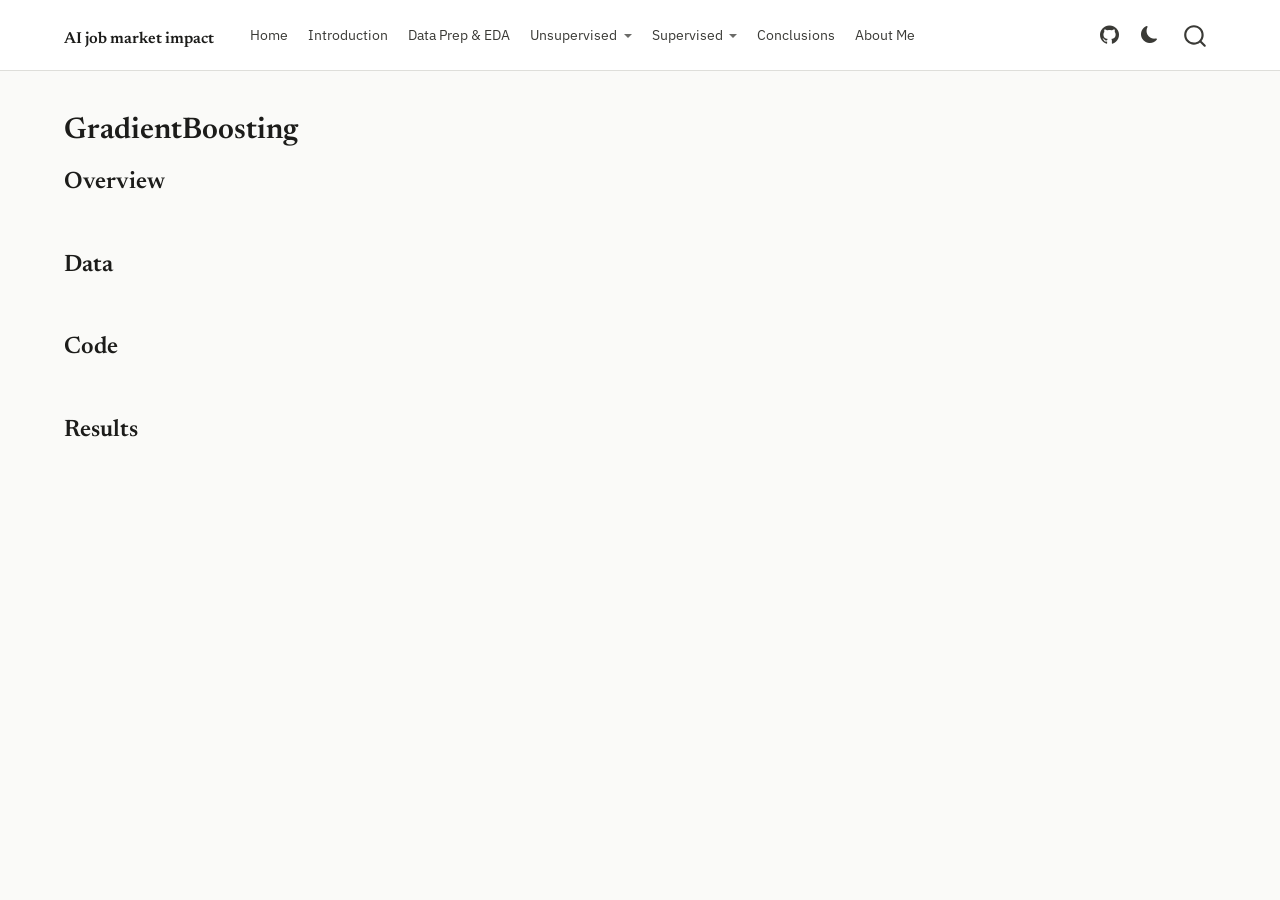
<file: docs/gradientboosting.html>
<!DOCTYPE html>
<html xmlns="http://www.w3.org/1999/xhtml" lang="en" xml:lang="en"><head>

<meta charset="utf-8">
<meta name="generator" content="quarto-1.10.18">

<meta name="viewport" content="width=device-width, initial-scale=1.0, user-scalable=yes">


<title>GradientBoosting – AI job market impact</title>
<style>
/* Default styles provided by pandoc.
** See https://pandoc.org/MANUAL.html#variables-for-html for config info.
*/
span.smallcaps{font-variant: small-caps;}
div.columns{display: flex; gap: 1.5em;}
div.column{flex: auto;}
@media screen {
div.columns{gap: min(4vw, 1.5em);}
div.column{overflow-x: auto;}
}
div.hanging-indent{margin-left: 1.5em; text-indent: -1.5em;}
ul.task-list{list-style: none;}
ul.task-list li input[type="checkbox"] {
  width: 0.8em;
  margin: 0 0.8em 0.2em -1em; /* quarto-specific, see https://github.com/quarto-dev/quarto-cli/issues/4556 */ 
  vertical-align: middle;
}
</style>


<script src="site_libs/quarto-nav/quarto-nav.js"></script>
<script src="site_libs/quarto-nav/headroom.min.js"></script>
<script src="site_libs/clipboard/clipboard.min.js"></script>
<script src="site_libs/quarto-search/autocomplete.umd.js"></script>
<script src="site_libs/quarto-search/fuse.min.js"></script>
<script src="site_libs/quarto-search/quarto-search.js"></script>
<meta name="quarto:offset" content="./">
<script src="site_libs/quarto-html/quarto.js" type="module"></script>
<script src="site_libs/quarto-html/tabsets/tabsets.js" type="module"></script>
<script src="site_libs/quarto-html/popper.min.js"></script>
<script src="site_libs/quarto-html/tippy.umd.min.js"></script>
<script src="site_libs/quarto-html/anchor.min.js"></script>
<link href="site_libs/quarto-html/tippy.css" rel="stylesheet">
<link href="site_libs/quarto-html/quarto-syntax-highlighting-64a204ab8560d761af7679ceaba22944.css" rel="stylesheet" class="quarto-color-scheme" id="quarto-text-highlighting-styles">
<link href="site_libs/quarto-html/quarto-syntax-highlighting-dark-b85bc7c33db8c58e0ec93c3465666fed.css" rel="stylesheet" class="quarto-color-scheme quarto-color-alternate" id="quarto-text-highlighting-styles">
<link href="site_libs/quarto-html/quarto-syntax-highlighting-64a204ab8560d761af7679ceaba22944.css" rel="stylesheet" class="quarto-color-scheme-extra" id="quarto-text-highlighting-styles">
<script src="site_libs/bootstrap/bootstrap.min.js"></script>
<link href="site_libs/bootstrap/bootstrap-icons.css" rel="stylesheet">
<link href="site_libs/bootstrap/bootstrap-9084e66acd12eae0aa7de9a5ccb9a2e0.min.css" rel="stylesheet" append-hash="true" class="quarto-color-scheme" id="quarto-bootstrap" data-mode="light">
<link href="site_libs/bootstrap/bootstrap-dark-2d8c5dbd272956421086809e24861dbd.min.css" rel="stylesheet" append-hash="true" class="quarto-color-scheme quarto-color-alternate" id="quarto-bootstrap" data-mode="dark">
<link href="site_libs/bootstrap/bootstrap-9084e66acd12eae0aa7de9a5ccb9a2e0.min.css" rel="stylesheet" append-hash="true" class="quarto-color-scheme-extra" id="quarto-bootstrap" data-mode="light">
<script id="quarto-search-options" type="application/json">{
  "location": "navbar",
  "copy-button": false,
  "collapse-after": 3,
  "panel-placement": "end",
  "type": "overlay",
  "limit": 50,
  "keyboard-shortcut": [
    "f",
    "/",
    "s"
  ],
  "show-item-context": false,
  "language": {
    "search-no-results-text": "No results",
    "search-matching-documents-text": "matching documents",
    "search-copy-link-title": "Copy link to search",
    "search-hide-matches-text": "Hide additional matches",
    "search-more-match-text": "more match in this document",
    "search-more-matches-text": "more matches in this document",
    "search-clear-button-title": "Clear",
    "search-text-placeholder": "",
    "search-detached-cancel-button-title": "Cancel",
    "search-submit-button-title": "Submit",
    "search-label": "Search"
  }
}</script>


</head>

<body class="nav-fixed quarto-light"><script id="quarto-html-before-body" type="application/javascript">
    const toggleBodyColorMode = (bsSheetEl) => {
      const mode = bsSheetEl.getAttribute("data-mode");
      const bodyEl = window.document.querySelector("body");
      if (mode === "dark") {
        bodyEl.classList.add("quarto-dark");
        bodyEl.classList.remove("quarto-light");
      } else {
        bodyEl.classList.add("quarto-light");
        bodyEl.classList.remove("quarto-dark");
      }
    }
    const toggleBodyColorPrimary = () => {
      const bsSheetEl = window.document.querySelector("link#quarto-bootstrap:not([rel=disabled-stylesheet])");
      if (bsSheetEl) {
        toggleBodyColorMode(bsSheetEl);
      }
    }
    const setColorSchemeToggle = (alternate) => {
      const toggles = window.document.querySelectorAll('.quarto-color-scheme-toggle');
      for (let i=0; i < toggles.length; i++) {
        const toggle = toggles[i];
        if (toggle) {
          if (alternate) {
            toggle.classList.add("alternate");
          } else {
            toggle.classList.remove("alternate");
          }
        }
      }
    };
    const toggleColorMode = (alternate) => {
      // Switch the stylesheets
      const primaryStylesheets = window.document.querySelectorAll('link.quarto-color-scheme:not(.quarto-color-alternate)');
      const alternateStylesheets = window.document.querySelectorAll('link.quarto-color-scheme.quarto-color-alternate');
      manageTransitions('#quarto-margin-sidebar .nav-link', false);
      if (alternate) {
        // note: dark is layered on light, we don't disable primary!
        enableStylesheet(alternateStylesheets);
        for (const sheetNode of alternateStylesheets) {
          if (sheetNode.id === "quarto-bootstrap") {
            toggleBodyColorMode(sheetNode);
          }
        }
      } else {
        disableStylesheet(alternateStylesheets);
        enableStylesheet(primaryStylesheets)
        toggleBodyColorPrimary();
      }
      manageTransitions('#quarto-margin-sidebar .nav-link', true);
      // Switch the toggles
      setColorSchemeToggle(alternate)
      // Hack to workaround the fact that safari doesn't
      // properly recolor the scrollbar when toggling (#1455)
      if (navigator.userAgent.indexOf('Safari') > 0 && navigator.userAgent.indexOf('Chrome') == -1) {
        manageTransitions("body", false);
        window.scrollTo(0, 1);
        setTimeout(() => {
          window.scrollTo(0, 0);
          manageTransitions("body", true);
        }, 40);
      }
    }
    const disableStylesheet = (stylesheets) => {
      for (let i=0; i < stylesheets.length; i++) {
        const stylesheet = stylesheets[i];
        stylesheet.rel = 'disabled-stylesheet';
      }
    }
    const enableStylesheet = (stylesheets) => {
      for (let i=0; i < stylesheets.length; i++) {
        const stylesheet = stylesheets[i];
        if(stylesheet.rel !== 'stylesheet') { // for Chrome, which will still FOUC without this check
          stylesheet.rel = 'stylesheet';
        }
      }
    }
    const manageTransitions = (selector, allowTransitions) => {
      const els = window.document.querySelectorAll(selector);
      for (let i=0; i < els.length; i++) {
        const el = els[i];
        if (allowTransitions) {
          el.classList.remove('notransition');
        } else {
          el.classList.add('notransition');
        }
      }
    }
    const isFileUrl = () => {
      return window.location.protocol === 'file:';
    }
    const hasAlternateSentinel = () => {
      let styleSentinel = getColorSchemeSentinel();
      if (styleSentinel !== null) {
        return styleSentinel === "alternate";
      } else {
        return false;
      }
    }
    const setStyleSentinel = (alternate) => {
      const value = alternate ? "alternate" : "default";
      if (!isFileUrl()) {
        window.localStorage.setItem("quarto-color-scheme", value);
      } else {
        localAlternateSentinel = value;
      }
    }
    const getColorSchemeSentinel = () => {
      if (!isFileUrl()) {
        const storageValue = window.localStorage.getItem("quarto-color-scheme");
        return storageValue != null ? storageValue : localAlternateSentinel;
      } else {
        return localAlternateSentinel;
      }
    }
    const toggleGiscusIfUsed = (isAlternate, darkModeDefault) => {
      const baseTheme = document.querySelector('#giscus-base-theme')?.value ?? 'light';
      const alternateTheme = document.querySelector('#giscus-alt-theme')?.value ?? 'dark';
      let newTheme = '';
      if(authorPrefersDark) {
        newTheme = isAlternate ? baseTheme : alternateTheme;
      } else {
        newTheme = isAlternate ? alternateTheme : baseTheme;
      }
      const changeGiscusTheme = () => {
        // From: https://github.com/giscus/giscus/issues/336
        const sendMessage = (message) => {
          const iframe = document.querySelector('iframe.giscus-frame');
          if (!iframe) return;
          iframe.contentWindow.postMessage({ giscus: message }, 'https://giscus.app');
        }
        sendMessage({
          setConfig: {
            theme: newTheme
          }
        });
      }
      const isGiscussLoaded = window.document.querySelector('iframe.giscus-frame') !== null;
      if (isGiscussLoaded) {
        changeGiscusTheme();
      }
    };
    const authorPrefersDark = false;
    const darkModeDefault = authorPrefersDark;
      document.querySelector('link#quarto-text-highlighting-styles.quarto-color-scheme-extra').rel = 'disabled-stylesheet';
      document.querySelector('link#quarto-bootstrap.quarto-color-scheme-extra').rel = 'disabled-stylesheet';
    let localAlternateSentinel = darkModeDefault ? 'alternate' : 'default';
    // Dark / light mode switch
    window.quartoToggleColorScheme = () => {
      // Read the current dark / light value
      let toAlternate = !hasAlternateSentinel();
      toggleColorMode(toAlternate);
      setStyleSentinel(toAlternate);
      toggleGiscusIfUsed(toAlternate, darkModeDefault);
      window.dispatchEvent(new Event('resize'));
    };
    // Switch to dark mode if need be
    if (hasAlternateSentinel()) {
      toggleColorMode(true);
    } else {
      toggleColorMode(false);
    }
  </script>

<div id="quarto-search-results"></div>
  <header id="quarto-header" class="headroom fixed-top">
    <nav class="navbar navbar-expand-xl " data-bs-theme="dark">
      <div class="navbar-container container-fluid">
      <div class="navbar-brand-container mx-auto">
    <a class="navbar-brand" href="./index.html">
    <span class="navbar-title">AI job market impact</span>
    </a>
  </div>
            <div id="quarto-search" class="" title="Search"></div>
          <button class="navbar-toggler" type="button" data-bs-toggle="collapse" data-bs-target="#navbarCollapse" aria-controls="navbarCollapse" role="menu" aria-expanded="false" aria-label="Toggle navigation" onclick="if (window.quartoToggleHeadroom) { window.quartoToggleHeadroom(); }">
  <span class="navbar-toggler-icon"></span>
</button>
          <div class="collapse navbar-collapse" id="navbarCollapse">
            <ul class="navbar-nav navbar-nav-scroll me-auto">
  <li class="nav-item">
    <a class="nav-link" href="./index.html"> 
<span class="menu-text">Home</span></a>
  </li>  
  <li class="nav-item">
    <a class="nav-link" href="./introduction.html"> 
<span class="menu-text">Introduction</span></a>
  </li>  
  <li class="nav-item">
    <a class="nav-link" href="./dataprep_eda.html"> 
<span class="menu-text">Data Prep &amp; EDA</span></a>
  </li>  
  <li class="nav-item dropdown ">
    <a class="nav-link dropdown-toggle" href="#" id="nav-menu-unsupervised" role="link" data-bs-toggle="dropdown" aria-expanded="false">
 <span class="menu-text">Unsupervised</span>
    </a>
    <ul class="dropdown-menu" aria-labelledby="nav-menu-unsupervised">    
        <li>
    <a class="dropdown-item" href="./clustering.html">
 <span class="dropdown-text">Clustering</span></a>
  </li>  
        <li>
    <a class="dropdown-item" href="./pca.html">
 <span class="dropdown-text">PCA</span></a>
  </li>  
    </ul>
  </li>
  <li class="nav-item dropdown ">
    <a class="nav-link dropdown-toggle" href="#" id="nav-menu-supervised" role="link" data-bs-toggle="dropdown" aria-expanded="false">
 <span class="menu-text">Supervised</span>
    </a>
    <ul class="dropdown-menu" aria-labelledby="nav-menu-supervised">    
        <li>
    <a class="dropdown-item" href="./naivebayes.html">
 <span class="dropdown-text">Naive Bayes</span></a>
  </li>  
        <li>
    <a class="dropdown-item" href="./dectrees.html">
 <span class="dropdown-text">Decision Trees</span></a>
  </li>  
        <li>
    <a class="dropdown-item" href="./regression.html">
 <span class="dropdown-text">Regression</span></a>
  </li>  
        <li>
    <a class="dropdown-item" href="./adaboost.html">
 <span class="dropdown-text">AdaBoost</span></a>
  </li>  
        <li>
    <a class="dropdown-item" href="./gradientboosting.html">
 <span class="dropdown-text">Gradient Boosting</span></a>
  </li>  
        <li>
    <a class="dropdown-item" href="./xgboost.html">
 <span class="dropdown-text">XGBoost</span></a>
  </li>  
    </ul>
  </li>
  <li class="nav-item">
    <a class="nav-link" href="./conclusions.html"> 
<span class="menu-text">Conclusions</span></a>
  </li>  
  <li class="nav-item">
    <a class="nav-link" href="./about.html"> 
<span class="menu-text">About Me</span></a>
  </li>  
</ul>
            <ul class="navbar-nav navbar-nav-scroll ms-auto">
  <li class="nav-item compact">
    <a class="nav-link" href="https://github.com/RahulHipparkar/ai-job-market-impact"> <i class="bi bi-github" role="img">
</i> 
<span class="menu-text"></span></a>
  </li>  
</ul>
          </div> <!-- /navcollapse -->
            <div class="quarto-navbar-tools">
  <a href="" class="quarto-color-scheme-toggle quarto-navigation-tool  px-1" onclick="window.quartoToggleColorScheme(); return false;" title="Toggle dark mode"><i class="bi"></i></a>
</div>
      </div> <!-- /container-fluid -->
    </nav>
</header>
<!-- content -->
<div id="quarto-content" class="quarto-container page-columns page-rows-contents page-layout-full page-navbar">
<!-- sidebar -->
<!-- margin-sidebar -->
    
<!-- main -->
<main class="content column-page" id="quarto-document-content">


<header id="title-block-header" class="quarto-title-block default">
<div class="quarto-title">
<h1 class="title">GradientBoosting</h1>
</div>



<div class="quarto-title-meta column-page">

    
  
    
  </div>
  


</header>


<section id="overview" class="level2">
<h2 class="anchored" data-anchor-id="overview">Overview</h2>
</section>
<section id="data" class="level2">
<h2 class="anchored" data-anchor-id="data">Data</h2>
</section>
<section id="code" class="level2">
<h2 class="anchored" data-anchor-id="code">Code</h2>
</section>
<section id="results" class="level2">
<h2 class="anchored" data-anchor-id="results">Results</h2>


</section>

</main> <!-- /main -->
<script id="quarto-html-after-body" type="application/javascript">
  window.document.addEventListener("DOMContentLoaded", function (event) {
    // Ensure there is a toggle, if there isn't float one in the top right
    if (window.document.querySelector('.quarto-color-scheme-toggle') === null) {
      const a = window.document.createElement('a');
      a.classList.add('top-right');
      a.classList.add('quarto-color-scheme-toggle');
      a.href = "";
      a.onclick = function() { try { window.quartoToggleColorScheme(); } catch {} return false; };
      const i = window.document.createElement("i");
      i.classList.add('bi');
      a.appendChild(i);
      window.document.body.appendChild(a);
    }
    setColorSchemeToggle(hasAlternateSentinel())
    const icon = "";
    const anchorJS = new window.AnchorJS();
    anchorJS.options = {
      placement: 'right',
      icon: icon
    };
    anchorJS.add('.anchored');
    const isCodeAnnotation = (el) => {
      for (const clz of el.classList) {
        if (clz.startsWith('code-annotation-')) {                     
          return true;
        }
      }
      return false;
    }
    const onCopySuccess = function(e) {
      // button target
      const button = e.trigger;
      // don't keep focus
      button.blur();
      // flash "checked"
      button.classList.add('code-copy-button-checked');
      var currentTitle = button.getAttribute("title");
      button.setAttribute("title", "Copied!");
      let tooltip;
      if (window.bootstrap) {
        button.setAttribute("data-bs-toggle", "tooltip");
        button.setAttribute("data-bs-placement", "left");
        button.setAttribute("data-bs-title", "Copied!");
        tooltip = new bootstrap.Tooltip(button, 
          { trigger: "manual", 
            customClass: "code-copy-button-tooltip",
            offset: [0, -8]});
        tooltip.show();    
      }
      setTimeout(function() {
        if (tooltip) {
          tooltip.hide();
          button.removeAttribute("data-bs-title");
          button.removeAttribute("data-bs-toggle");
          button.removeAttribute("data-bs-placement");
        }
        button.setAttribute("title", currentTitle);
        button.classList.remove('code-copy-button-checked');
      }, 1000);
      // clear code selection
      e.clearSelection();
    }
    const getTextToCopy = function(trigger) {
      const outerScaffold = trigger.parentElement.cloneNode(true);
      const codeEl = outerScaffold.querySelector('code');
      for (const childEl of codeEl.children) {
        if (isCodeAnnotation(childEl)) {
          childEl.remove();
        }
      }
      return codeEl.innerText;
    }
    const clipboard = new window.ClipboardJS('.code-copy-button:not([data-in-quarto-modal])', {
      text: getTextToCopy
    });
    clipboard.on('success', onCopySuccess);
    if (window.document.getElementById('quarto-embedded-source-code-modal')) {
      const clipboardModal = new window.ClipboardJS('.code-copy-button[data-in-quarto-modal]', {
        text: getTextToCopy,
        container: window.document.getElementById('quarto-embedded-source-code-modal')
      });
      clipboardModal.on('success', onCopySuccess);
    }
      var localhostRegex = new RegExp(/^(?:http|https):\/\/localhost\:?[0-9]*\//);
      var mailtoRegex = new RegExp(/^mailto:/);
        var filterRegex = new RegExp('/' + window.location.host + '/');
      var isInternal = (href) => {
          return filterRegex.test(href) || localhostRegex.test(href) || mailtoRegex.test(href);
      }
      // Inspect non-navigation links and adorn them if external
     var links = window.document.querySelectorAll('a[href]:not(.nav-link):not(.navbar-brand):not(.toc-action):not(.sidebar-link):not(.sidebar-item-toggle):not(.pagination-link):not(.no-external):not([aria-hidden]):not(.dropdown-item):not(.quarto-navigation-tool):not(.about-link)');
      for (var i=0; i<links.length; i++) {
        const link = links[i];
        if (!isInternal(link.href)) {
          // undo the damage that might have been done by quarto-nav.js in the case of
          // links that we want to consider external
          if (link.dataset.originalHref !== undefined) {
            link.href = link.dataset.originalHref;
          }
        }
      }
    function tippyHover(el, contentFn, onTriggerFn, onUntriggerFn) {
      const config = {
        allowHTML: true,
        maxWidth: 500,
        delay: 100,
        arrow: false,
        appendTo: function(el) {
            return el.parentElement;
        },
        interactive: true,
        interactiveBorder: 10,
        theme: 'quarto',
        placement: 'bottom-start',
      };
      if (contentFn) {
        config.content = contentFn;
      }
      if (onTriggerFn) {
        config.onTrigger = onTriggerFn;
      }
      if (onUntriggerFn) {
        config.onUntrigger = onUntriggerFn;
      }
      window.tippy(el, config); 
    }
    const noterefs = window.document.querySelectorAll('a[role="doc-noteref"]');
    for (var i=0; i<noterefs.length; i++) {
      const ref = noterefs[i];
      tippyHover(ref, function() {
        // use id or data attribute instead here
        let href = ref.getAttribute('data-footnote-href') || ref.getAttribute('href');
        try { href = new URL(href).hash; } catch {}
        const id = href.replace(/^#\/?/, "");
        const note = window.document.getElementById(id);
        if (note) {
          return note.innerHTML;
        } else {
          return "";
        }
      });
    }
    const xrefs = window.document.querySelectorAll('a.quarto-xref');
    const processXRef = (id, note) => {
      // Strip column container classes
      const stripColumnClz = (el) => {
        el.classList.remove("page-full", "page-columns");
        if (el.children) {
          for (const child of el.children) {
            stripColumnClz(child);
          }
        }
      }
      stripColumnClz(note)
      if (id === null || id.startsWith('sec-')) {
        // Special case sections, only their first couple elements
        const container = document.createElement("div");
        if (note.children && note.children.length > 2) {
          container.appendChild(note.children[0].cloneNode(true));
          for (let i = 1; i < note.children.length; i++) {
            const child = note.children[i];
            if (child.tagName === "P" && child.innerText === "") {
              continue;
            } else {
              container.appendChild(child.cloneNode(true));
              break;
            }
          }
          if (window.Quarto?.typesetMath) {
            window.Quarto.typesetMath(container);
          }
          return container.innerHTML
        } else {
          if (window.Quarto?.typesetMath) {
            window.Quarto.typesetMath(note);
          }
          return note.innerHTML;
        }
      } else {
        // Remove any anchor links if they are present
        const anchorLink = note.querySelector('a.anchorjs-link');
        if (anchorLink) {
          anchorLink.remove();
        }
        if (window.Quarto?.typesetMath) {
          window.Quarto.typesetMath(note);
        }
        if (note.classList.contains("callout")) {
          return note.outerHTML;
        } else {
          return note.innerHTML;
        }
      }
    }
    for (var i=0; i<xrefs.length; i++) {
      const xref = xrefs[i];
      tippyHover(xref, undefined, function(instance) {
        instance.disable();
        let url = xref.getAttribute('href');
        let hash = undefined; 
        if (url.startsWith('#')) {
          hash = url;
        } else {
          try { hash = new URL(url).hash; } catch {}
        }
        if (hash) {
          const id = hash.replace(/^#\/?/, "");
          const note = window.document.getElementById(id);
          if (note !== null) {
            try {
              const html = processXRef(id, note.cloneNode(true));
              instance.setContent(html);
            } finally {
              instance.enable();
              instance.show();
            }
          } else {
            // See if we can fetch this
            fetch(url.split('#')[0])
            .then(res => res.text())
            .then(html => {
              const parser = new DOMParser();
              const htmlDoc = parser.parseFromString(html, "text/html");
              const note = htmlDoc.getElementById(id);
              if (note !== null) {
                const html = processXRef(id, note);
                instance.setContent(html);
              } 
            }).finally(() => {
              instance.enable();
              instance.show();
            });
          }
        } else {
          // See if we can fetch a full url (with no hash to target)
          // This is a special case and we should probably do some content thinning / targeting
          fetch(url)
          .then(res => res.text())
          .then(html => {
            const parser = new DOMParser();
            const htmlDoc = parser.parseFromString(html, "text/html");
            const note = htmlDoc.querySelector('main.content');
            if (note !== null) {
              // This should only happen for chapter cross references
              // (since there is no id in the URL)
              // remove the first header
              if (note.children.length > 0 && note.children[0].tagName === "HEADER") {
                note.children[0].remove();
              }
              const html = processXRef(null, note);
              instance.setContent(html);
            } 
          }).finally(() => {
            instance.enable();
            instance.show();
          });
        }
      }, function(instance) {
      });
    }
        let selectedAnnoteEl;
        const selectorForAnnotation = ( cell, annotation) => {
          let cellAttr = 'data-code-cell="' + cell + '"';
          let lineAttr = 'data-code-annotation="' +  annotation + '"';
          const selector = 'span[' + cellAttr + '][' + lineAttr + ']';
          return selector;
        }
        const selectCodeLines = (annoteEl) => {
          const doc = window.document;
          const targetCell = annoteEl.getAttribute("data-target-cell");
          const targetAnnotation = annoteEl.getAttribute("data-target-annotation");
          const annoteSpan = window.document.querySelector(selectorForAnnotation(targetCell, targetAnnotation));
          const lines = annoteSpan.getAttribute("data-code-lines").split(",");
          const lineIds = lines.map((line) => {
            return targetCell + "-" + line;
          })
          let top = null;
          let height = null;
          let parent = null;
          if (lineIds.length > 0) {
              //compute the position of the single el (top and bottom and make a div)
              const el = window.document.getElementById(lineIds[0]);
              top = el.offsetTop;
              height = el.offsetHeight;
              parent = el.parentElement.parentElement;
            if (lineIds.length > 1) {
              const lastEl = window.document.getElementById(lineIds[lineIds.length - 1]);
              const bottom = lastEl.offsetTop + lastEl.offsetHeight;
              height = bottom - top;
            }
            if (top !== null && height !== null && parent !== null) {
              // cook up a div (if necessary) and position it 
              let div = window.document.getElementById("code-annotation-line-highlight");
              if (div === null) {
                div = window.document.createElement("div");
                div.setAttribute("id", "code-annotation-line-highlight");
                div.style.position = 'absolute';
                parent.appendChild(div);
              }
              div.style.top = top - 2 + "px";
              div.style.height = height + 4 + "px";
              div.style.left = 0;
              let gutterDiv = window.document.getElementById("code-annotation-line-highlight-gutter");
              if (gutterDiv === null) {
                gutterDiv = window.document.createElement("div");
                gutterDiv.setAttribute("id", "code-annotation-line-highlight-gutter");
                gutterDiv.style.position = 'absolute';
                const codeCell = window.document.getElementById(targetCell);
                const gutter = codeCell.querySelector('.code-annotation-gutter');
                gutter.appendChild(gutterDiv);
              }
              gutterDiv.style.top = top - 2 + "px";
              gutterDiv.style.height = height + 4 + "px";
            }
            selectedAnnoteEl = annoteEl;
          }
        };
        const unselectCodeLines = () => {
          const elementsIds = ["code-annotation-line-highlight", "code-annotation-line-highlight-gutter"];
          elementsIds.forEach((elId) => {
            const div = window.document.getElementById(elId);
            if (div) {
              div.remove();
            }
          });
          selectedAnnoteEl = undefined;
        };
          // Handle positioning of the toggle
      window.addEventListener(
        "resize",
        throttle(() => {
          elRect = undefined;
          if (selectedAnnoteEl) {
            selectCodeLines(selectedAnnoteEl);
          }
        }, 10)
      );
      function throttle(fn, ms) {
      let throttle = false;
      let timer;
        return (...args) => {
          if(!throttle) { // first call gets through
              fn.apply(this, args);
              throttle = true;
          } else { // all the others get throttled
              if(timer) clearTimeout(timer); // cancel #2
              timer = setTimeout(() => {
                fn.apply(this, args);
                timer = throttle = false;
              }, ms);
          }
        };
      }
        // Attach click handler to the DT
        const annoteDls = window.document.querySelectorAll('dt[data-target-cell]');
        for (const annoteDlNode of annoteDls) {
          annoteDlNode.addEventListener('click', (event) => {
            const clickedEl = event.target;
            if (clickedEl !== selectedAnnoteEl) {
              unselectCodeLines();
              const activeEl = window.document.querySelector('dt[data-target-cell].code-annotation-active');
              if (activeEl) {
                activeEl.classList.remove('code-annotation-active');
              }
              selectCodeLines(clickedEl);
              clickedEl.classList.add('code-annotation-active');
            } else {
              // Unselect the line
              unselectCodeLines();
              clickedEl.classList.remove('code-annotation-active');
            }
          });
        }
    const findCites = (el) => {
      const parentEl = el.parentElement;
      if (parentEl) {
        const cites = parentEl.dataset.cites;
        if (cites) {
          return {
            el,
            cites: cites.split(' ')
          };
        } else {
          return findCites(el.parentElement)
        }
      } else {
        return undefined;
      }
    };
    var bibliorefs = window.document.querySelectorAll('a[role="doc-biblioref"]');
    for (var i=0; i<bibliorefs.length; i++) {
      const ref = bibliorefs[i];
      const citeInfo = findCites(ref);
      if (citeInfo) {
        tippyHover(citeInfo.el, function() {
          var popup = window.document.createElement('div');
          citeInfo.cites.forEach(function(cite) {
            var citeDiv = window.document.createElement('div');
            citeDiv.classList.add('hanging-indent');
            citeDiv.classList.add('csl-entry');
            var biblioDiv = window.document.getElementById('ref-' + cite);
            if (biblioDiv) {
              citeDiv.innerHTML = biblioDiv.innerHTML;
            }
            popup.appendChild(citeDiv);
          });
          return popup.innerHTML;
        });
      }
    }
  });
  </script>
</div> <!-- /content -->




</body></html>
</file>
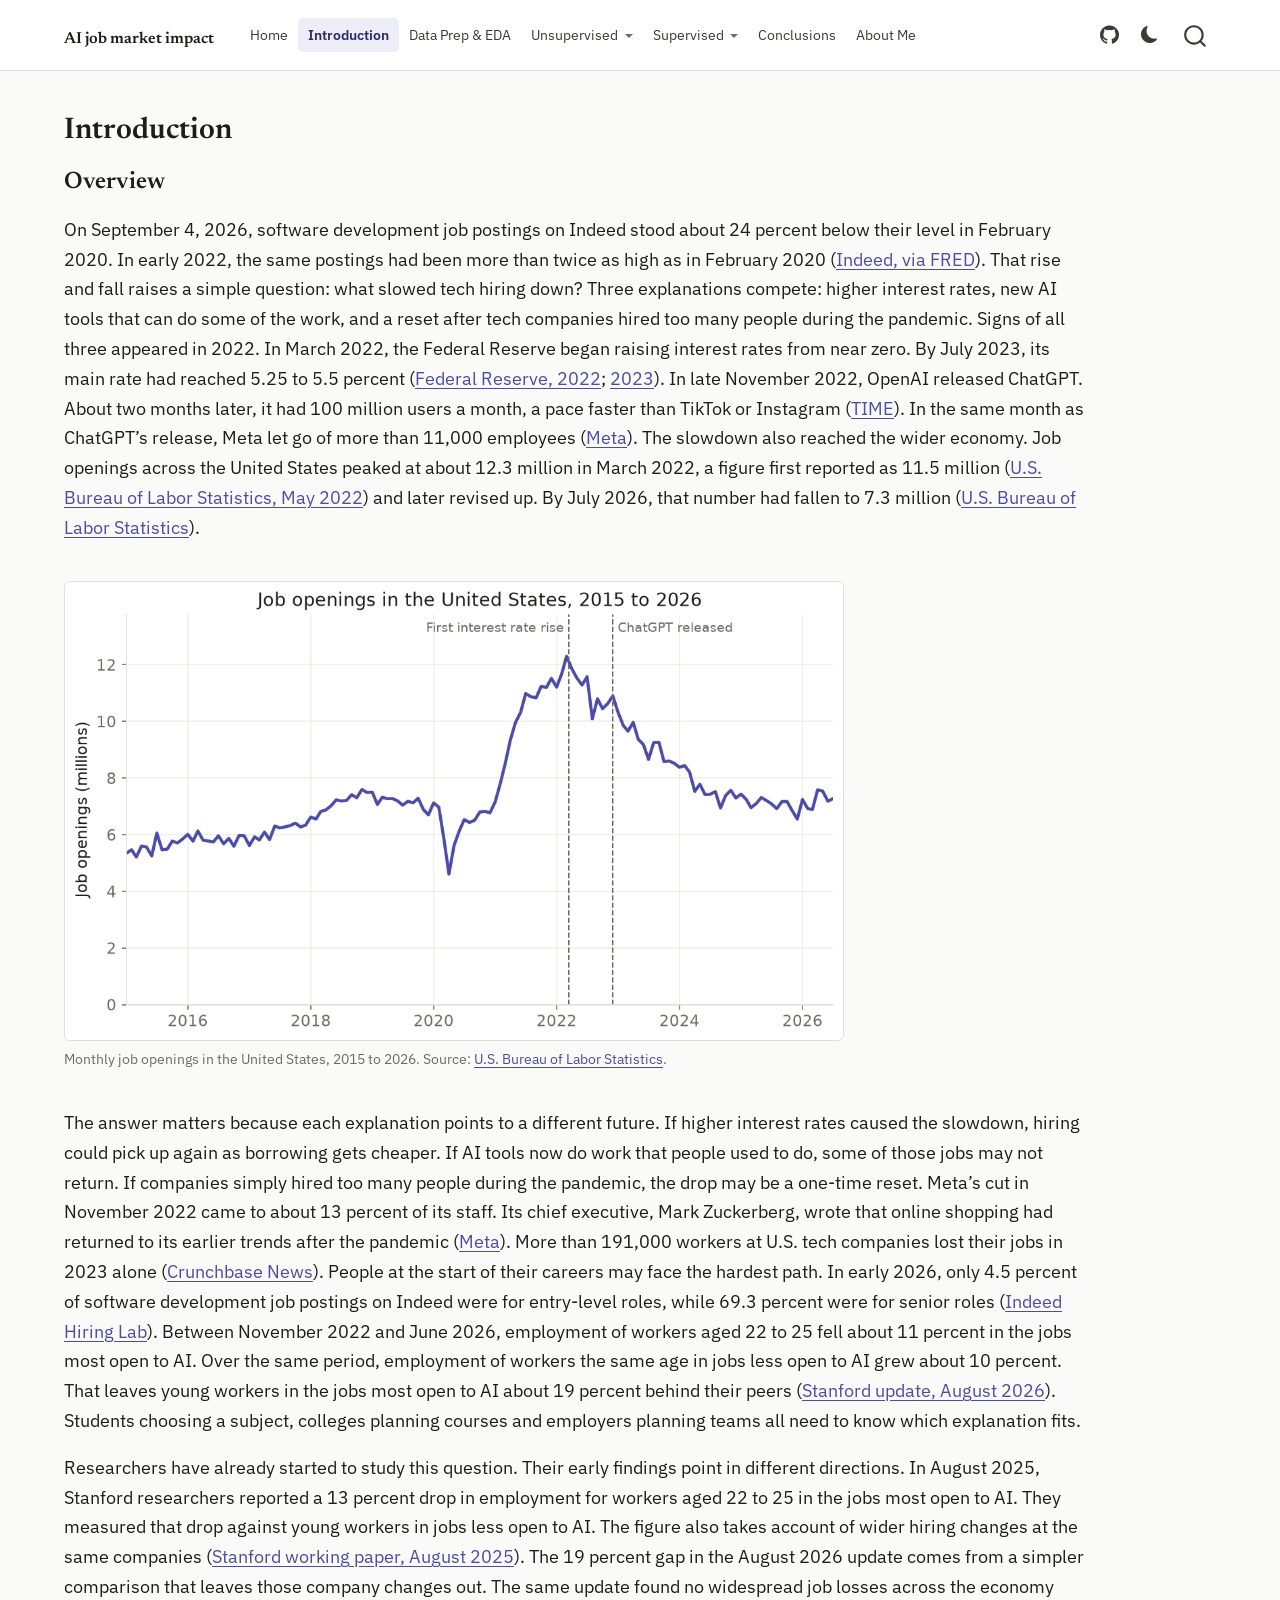
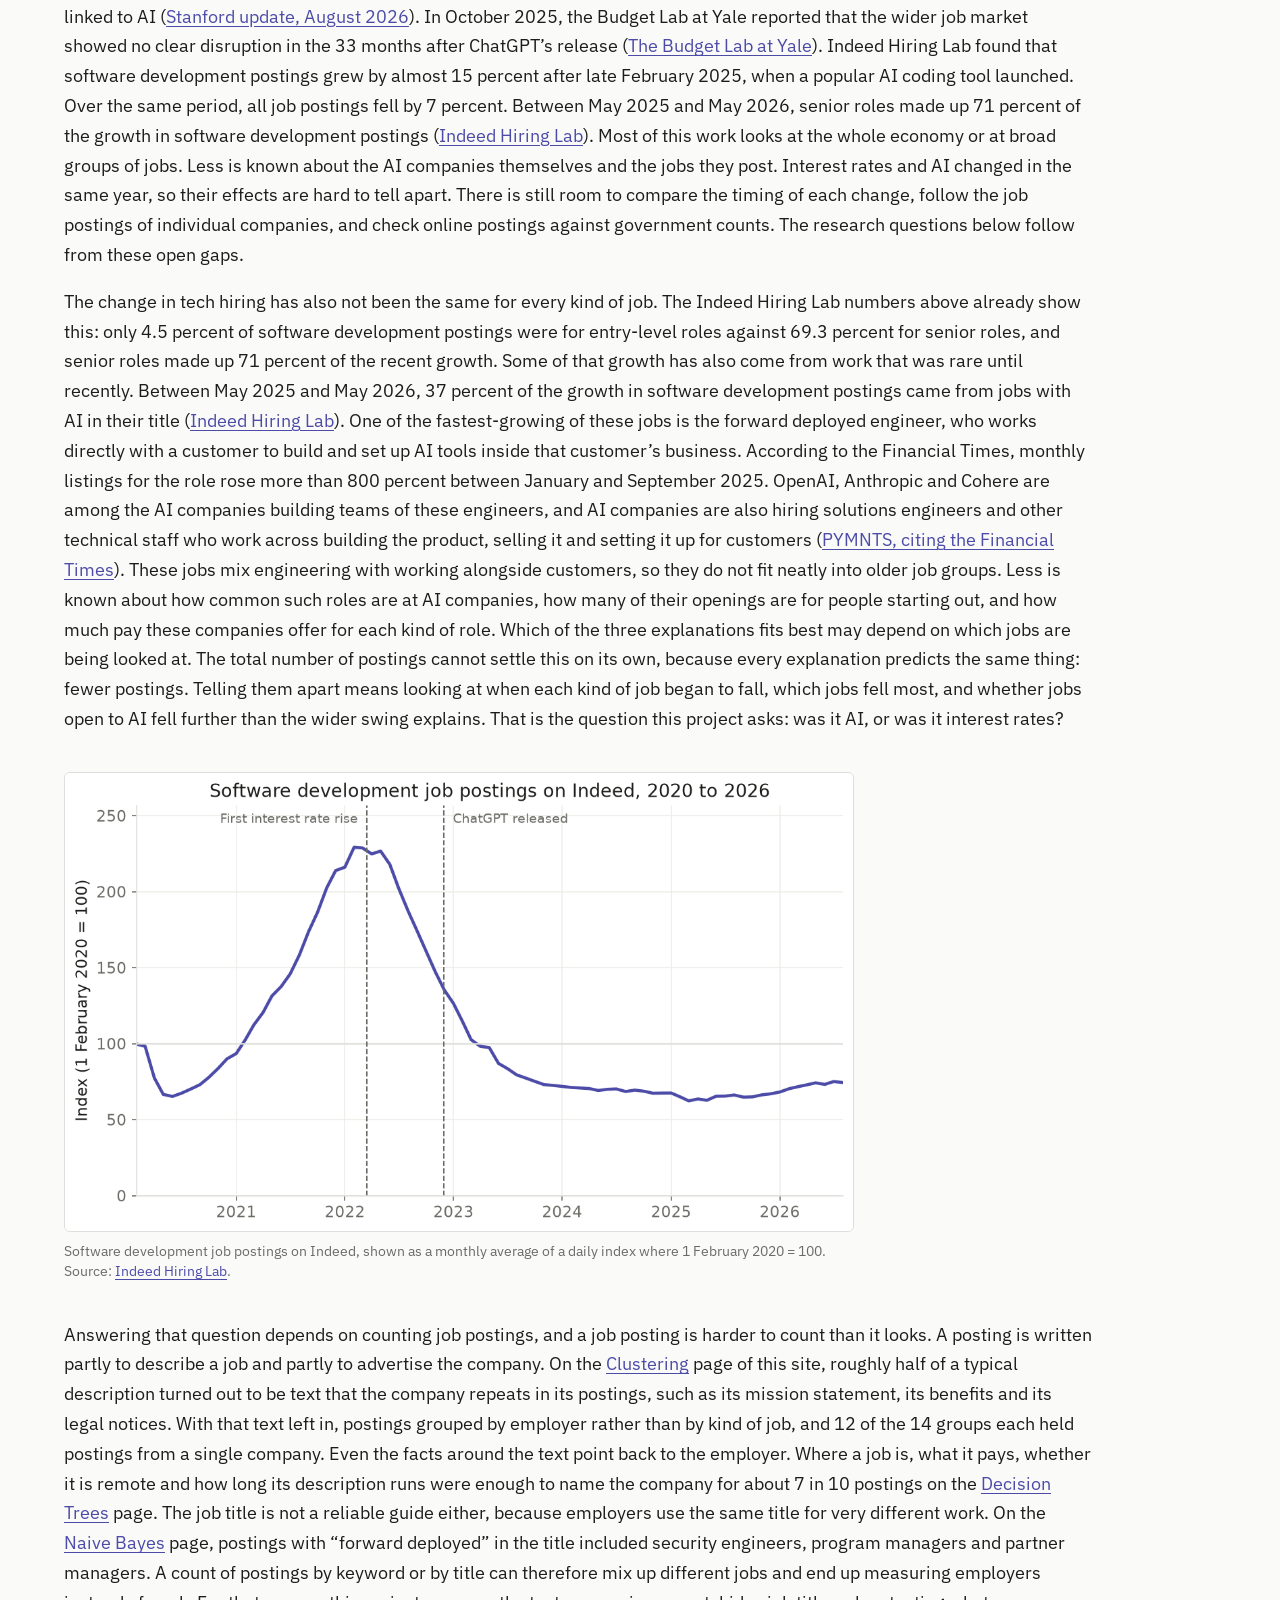
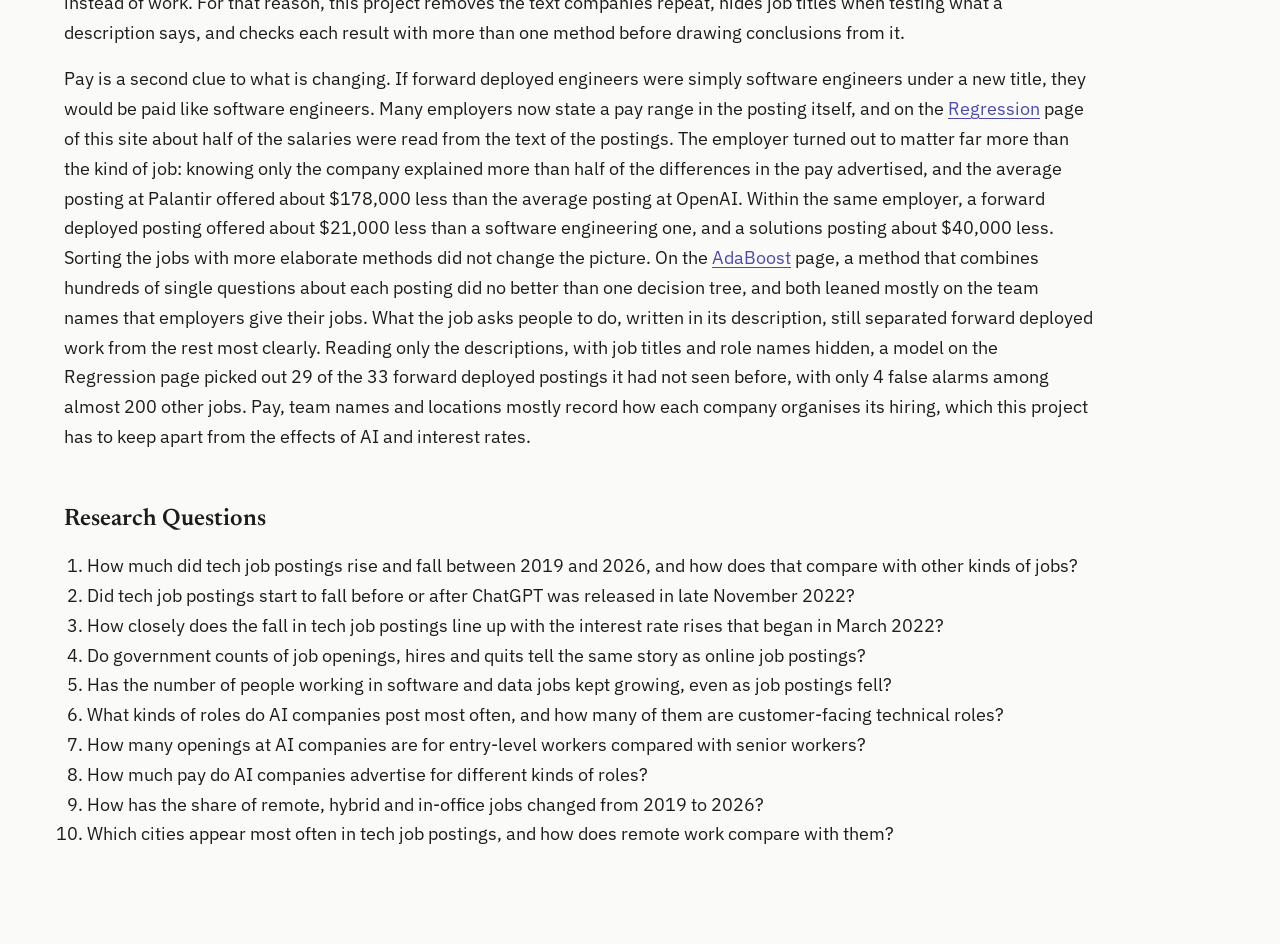
<file: docs/introduction.html>
<!DOCTYPE html>
<html xmlns="http://www.w3.org/1999/xhtml" lang="en" xml:lang="en"><head>

<meta charset="utf-8">
<meta name="generator" content="quarto-1.10.18">

<meta name="viewport" content="width=device-width, initial-scale=1.0, user-scalable=yes">


<title>Introduction – AI job market impact</title>
<style>
/* Default styles provided by pandoc.
** See https://pandoc.org/MANUAL.html#variables-for-html for config info.
*/
span.smallcaps{font-variant: small-caps;}
div.columns{display: flex; gap: 1.5em;}
div.column{flex: auto;}
@media screen {
div.columns{gap: min(4vw, 1.5em);}
div.column{overflow-x: auto;}
}
div.hanging-indent{margin-left: 1.5em; text-indent: -1.5em;}
ul.task-list{list-style: none;}
ul.task-list li input[type="checkbox"] {
  width: 0.8em;
  margin: 0 0.8em 0.2em -1em; /* quarto-specific, see https://github.com/quarto-dev/quarto-cli/issues/4556 */ 
  vertical-align: middle;
}
</style>


<script src="site_libs/quarto-nav/quarto-nav.js"></script>
<script src="site_libs/quarto-nav/headroom.min.js"></script>
<script src="site_libs/clipboard/clipboard.min.js"></script>
<script src="site_libs/quarto-search/autocomplete.umd.js"></script>
<script src="site_libs/quarto-search/fuse.min.js"></script>
<script src="site_libs/quarto-search/quarto-search.js"></script>
<meta name="quarto:offset" content="./">
<script src="site_libs/quarto-html/quarto.js" type="module"></script>
<script src="site_libs/quarto-html/tabsets/tabsets.js" type="module"></script>
<script src="site_libs/quarto-html/popper.min.js"></script>
<script src="site_libs/quarto-html/tippy.umd.min.js"></script>
<script src="site_libs/quarto-html/anchor.min.js"></script>
<link href="site_libs/quarto-html/tippy.css" rel="stylesheet">
<link href="site_libs/quarto-html/quarto-syntax-highlighting-64a204ab8560d761af7679ceaba22944.css" rel="stylesheet" class="quarto-color-scheme" id="quarto-text-highlighting-styles">
<link href="site_libs/quarto-html/quarto-syntax-highlighting-dark-b85bc7c33db8c58e0ec93c3465666fed.css" rel="stylesheet" class="quarto-color-scheme quarto-color-alternate" id="quarto-text-highlighting-styles">
<link href="site_libs/quarto-html/quarto-syntax-highlighting-64a204ab8560d761af7679ceaba22944.css" rel="stylesheet" class="quarto-color-scheme-extra" id="quarto-text-highlighting-styles">
<script src="site_libs/bootstrap/bootstrap.min.js"></script>
<link href="site_libs/bootstrap/bootstrap-icons.css" rel="stylesheet">
<link href="site_libs/bootstrap/bootstrap-9084e66acd12eae0aa7de9a5ccb9a2e0.min.css" rel="stylesheet" append-hash="true" class="quarto-color-scheme" id="quarto-bootstrap" data-mode="light">
<link href="site_libs/bootstrap/bootstrap-dark-2d8c5dbd272956421086809e24861dbd.min.css" rel="stylesheet" append-hash="true" class="quarto-color-scheme quarto-color-alternate" id="quarto-bootstrap" data-mode="dark">
<link href="site_libs/bootstrap/bootstrap-9084e66acd12eae0aa7de9a5ccb9a2e0.min.css" rel="stylesheet" append-hash="true" class="quarto-color-scheme-extra" id="quarto-bootstrap" data-mode="light">
<script id="quarto-search-options" type="application/json">{
  "location": "navbar",
  "copy-button": false,
  "collapse-after": 3,
  "panel-placement": "end",
  "type": "overlay",
  "limit": 50,
  "keyboard-shortcut": [
    "f",
    "/",
    "s"
  ],
  "show-item-context": false,
  "language": {
    "search-no-results-text": "No results",
    "search-matching-documents-text": "matching documents",
    "search-copy-link-title": "Copy link to search",
    "search-hide-matches-text": "Hide additional matches",
    "search-more-match-text": "more match in this document",
    "search-more-matches-text": "more matches in this document",
    "search-clear-button-title": "Clear",
    "search-text-placeholder": "",
    "search-detached-cancel-button-title": "Cancel",
    "search-submit-button-title": "Submit",
    "search-label": "Search"
  }
}</script>


</head>

<body class="nav-fixed quarto-light"><script id="quarto-html-before-body" type="application/javascript">
    const toggleBodyColorMode = (bsSheetEl) => {
      const mode = bsSheetEl.getAttribute("data-mode");
      const bodyEl = window.document.querySelector("body");
      if (mode === "dark") {
        bodyEl.classList.add("quarto-dark");
        bodyEl.classList.remove("quarto-light");
      } else {
        bodyEl.classList.add("quarto-light");
        bodyEl.classList.remove("quarto-dark");
      }
    }
    const toggleBodyColorPrimary = () => {
      const bsSheetEl = window.document.querySelector("link#quarto-bootstrap:not([rel=disabled-stylesheet])");
      if (bsSheetEl) {
        toggleBodyColorMode(bsSheetEl);
      }
    }
    const setColorSchemeToggle = (alternate) => {
      const toggles = window.document.querySelectorAll('.quarto-color-scheme-toggle');
      for (let i=0; i < toggles.length; i++) {
        const toggle = toggles[i];
        if (toggle) {
          if (alternate) {
            toggle.classList.add("alternate");
          } else {
            toggle.classList.remove("alternate");
          }
        }
      }
    };
    const toggleColorMode = (alternate) => {
      // Switch the stylesheets
      const primaryStylesheets = window.document.querySelectorAll('link.quarto-color-scheme:not(.quarto-color-alternate)');
      const alternateStylesheets = window.document.querySelectorAll('link.quarto-color-scheme.quarto-color-alternate');
      manageTransitions('#quarto-margin-sidebar .nav-link', false);
      if (alternate) {
        // note: dark is layered on light, we don't disable primary!
        enableStylesheet(alternateStylesheets);
        for (const sheetNode of alternateStylesheets) {
          if (sheetNode.id === "quarto-bootstrap") {
            toggleBodyColorMode(sheetNode);
          }
        }
      } else {
        disableStylesheet(alternateStylesheets);
        enableStylesheet(primaryStylesheets)
        toggleBodyColorPrimary();
      }
      manageTransitions('#quarto-margin-sidebar .nav-link', true);
      // Switch the toggles
      setColorSchemeToggle(alternate)
      // Hack to workaround the fact that safari doesn't
      // properly recolor the scrollbar when toggling (#1455)
      if (navigator.userAgent.indexOf('Safari') > 0 && navigator.userAgent.indexOf('Chrome') == -1) {
        manageTransitions("body", false);
        window.scrollTo(0, 1);
        setTimeout(() => {
          window.scrollTo(0, 0);
          manageTransitions("body", true);
        }, 40);
      }
    }
    const disableStylesheet = (stylesheets) => {
      for (let i=0; i < stylesheets.length; i++) {
        const stylesheet = stylesheets[i];
        stylesheet.rel = 'disabled-stylesheet';
      }
    }
    const enableStylesheet = (stylesheets) => {
      for (let i=0; i < stylesheets.length; i++) {
        const stylesheet = stylesheets[i];
        if(stylesheet.rel !== 'stylesheet') { // for Chrome, which will still FOUC without this check
          stylesheet.rel = 'stylesheet';
        }
      }
    }
    const manageTransitions = (selector, allowTransitions) => {
      const els = window.document.querySelectorAll(selector);
      for (let i=0; i < els.length; i++) {
        const el = els[i];
        if (allowTransitions) {
          el.classList.remove('notransition');
        } else {
          el.classList.add('notransition');
        }
      }
    }
    const isFileUrl = () => {
      return window.location.protocol === 'file:';
    }
    const hasAlternateSentinel = () => {
      let styleSentinel = getColorSchemeSentinel();
      if (styleSentinel !== null) {
        return styleSentinel === "alternate";
      } else {
        return false;
      }
    }
    const setStyleSentinel = (alternate) => {
      const value = alternate ? "alternate" : "default";
      if (!isFileUrl()) {
        window.localStorage.setItem("quarto-color-scheme", value);
      } else {
        localAlternateSentinel = value;
      }
    }
    const getColorSchemeSentinel = () => {
      if (!isFileUrl()) {
        const storageValue = window.localStorage.getItem("quarto-color-scheme");
        return storageValue != null ? storageValue : localAlternateSentinel;
      } else {
        return localAlternateSentinel;
      }
    }
    const toggleGiscusIfUsed = (isAlternate, darkModeDefault) => {
      const baseTheme = document.querySelector('#giscus-base-theme')?.value ?? 'light';
      const alternateTheme = document.querySelector('#giscus-alt-theme')?.value ?? 'dark';
      let newTheme = '';
      if(authorPrefersDark) {
        newTheme = isAlternate ? baseTheme : alternateTheme;
      } else {
        newTheme = isAlternate ? alternateTheme : baseTheme;
      }
      const changeGiscusTheme = () => {
        // From: https://github.com/giscus/giscus/issues/336
        const sendMessage = (message) => {
          const iframe = document.querySelector('iframe.giscus-frame');
          if (!iframe) return;
          iframe.contentWindow.postMessage({ giscus: message }, 'https://giscus.app');
        }
        sendMessage({
          setConfig: {
            theme: newTheme
          }
        });
      }
      const isGiscussLoaded = window.document.querySelector('iframe.giscus-frame') !== null;
      if (isGiscussLoaded) {
        changeGiscusTheme();
      }
    };
    const authorPrefersDark = false;
    const darkModeDefault = authorPrefersDark;
      document.querySelector('link#quarto-text-highlighting-styles.quarto-color-scheme-extra').rel = 'disabled-stylesheet';
      document.querySelector('link#quarto-bootstrap.quarto-color-scheme-extra').rel = 'disabled-stylesheet';
    let localAlternateSentinel = darkModeDefault ? 'alternate' : 'default';
    // Dark / light mode switch
    window.quartoToggleColorScheme = () => {
      // Read the current dark / light value
      let toAlternate = !hasAlternateSentinel();
      toggleColorMode(toAlternate);
      setStyleSentinel(toAlternate);
      toggleGiscusIfUsed(toAlternate, darkModeDefault);
      window.dispatchEvent(new Event('resize'));
    };
    // Switch to dark mode if need be
    if (hasAlternateSentinel()) {
      toggleColorMode(true);
    } else {
      toggleColorMode(false);
    }
  </script>

<div id="quarto-search-results"></div>
  <header id="quarto-header" class="headroom fixed-top">
    <nav class="navbar navbar-expand-xl " data-bs-theme="dark">
      <div class="navbar-container container-fluid">
      <div class="navbar-brand-container mx-auto">
    <a class="navbar-brand" href="./index.html">
    <span class="navbar-title">AI job market impact</span>
    </a>
  </div>
            <div id="quarto-search" class="" title="Search"></div>
          <button class="navbar-toggler" type="button" data-bs-toggle="collapse" data-bs-target="#navbarCollapse" aria-controls="navbarCollapse" role="menu" aria-expanded="false" aria-label="Toggle navigation" onclick="if (window.quartoToggleHeadroom) { window.quartoToggleHeadroom(); }">
  <span class="navbar-toggler-icon"></span>
</button>
          <div class="collapse navbar-collapse" id="navbarCollapse">
            <ul class="navbar-nav navbar-nav-scroll me-auto">
  <li class="nav-item">
    <a class="nav-link" href="./index.html"> 
<span class="menu-text">Home</span></a>
  </li>  
  <li class="nav-item">
    <a class="nav-link active" href="./introduction.html" aria-current="page"> 
<span class="menu-text">Introduction</span></a>
  </li>  
  <li class="nav-item">
    <a class="nav-link" href="./dataprep_eda.html"> 
<span class="menu-text">Data Prep &amp; EDA</span></a>
  </li>  
  <li class="nav-item dropdown ">
    <a class="nav-link dropdown-toggle" href="#" id="nav-menu-unsupervised" role="link" data-bs-toggle="dropdown" aria-expanded="false">
 <span class="menu-text">Unsupervised</span>
    </a>
    <ul class="dropdown-menu" aria-labelledby="nav-menu-unsupervised">    
        <li>
    <a class="dropdown-item" href="./clustering.html">
 <span class="dropdown-text">Clustering</span></a>
  </li>  
        <li>
    <a class="dropdown-item" href="./pca.html">
 <span class="dropdown-text">PCA</span></a>
  </li>  
    </ul>
  </li>
  <li class="nav-item dropdown ">
    <a class="nav-link dropdown-toggle" href="#" id="nav-menu-supervised" role="link" data-bs-toggle="dropdown" aria-expanded="false">
 <span class="menu-text">Supervised</span>
    </a>
    <ul class="dropdown-menu" aria-labelledby="nav-menu-supervised">    
        <li>
    <a class="dropdown-item" href="./naivebayes.html">
 <span class="dropdown-text">Naive Bayes</span></a>
  </li>  
        <li>
    <a class="dropdown-item" href="./dectrees.html">
 <span class="dropdown-text">Decision Trees</span></a>
  </li>  
        <li>
    <a class="dropdown-item" href="./regression.html">
 <span class="dropdown-text">Regression</span></a>
  </li>  
        <li>
    <a class="dropdown-item" href="./adaboost.html">
 <span class="dropdown-text">AdaBoost</span></a>
  </li>  
        <li>
    <a class="dropdown-item" href="./gradientboosting.html">
 <span class="dropdown-text">Gradient Boosting</span></a>
  </li>  
        <li>
    <a class="dropdown-item" href="./xgboost.html">
 <span class="dropdown-text">XGBoost</span></a>
  </li>  
    </ul>
  </li>
  <li class="nav-item">
    <a class="nav-link" href="./conclusions.html"> 
<span class="menu-text">Conclusions</span></a>
  </li>  
  <li class="nav-item">
    <a class="nav-link" href="./about.html"> 
<span class="menu-text">About Me</span></a>
  </li>  
</ul>
            <ul class="navbar-nav navbar-nav-scroll ms-auto">
  <li class="nav-item compact">
    <a class="nav-link" href="https://github.com/RahulHipparkar/ai-job-market-impact"> <i class="bi bi-github" role="img">
</i> 
<span class="menu-text"></span></a>
  </li>  
</ul>
          </div> <!-- /navcollapse -->
            <div class="quarto-navbar-tools">
  <a href="" class="quarto-color-scheme-toggle quarto-navigation-tool  px-1" onclick="window.quartoToggleColorScheme(); return false;" title="Toggle dark mode"><i class="bi"></i></a>
</div>
      </div> <!-- /container-fluid -->
    </nav>
</header>
<!-- content -->
<div id="quarto-content" class="quarto-container page-columns page-rows-contents page-layout-full page-navbar">
<!-- sidebar -->
<!-- margin-sidebar -->
    
<!-- main -->
<main class="content column-page" id="quarto-document-content">


<header id="title-block-header" class="quarto-title-block default">
<div class="quarto-title">
<h1 class="title">Introduction</h1>
</div>



<div class="quarto-title-meta column-page">

    
  
    
  </div>
  


</header>


<section id="overview" class="level2">
<h2 class="anchored" data-anchor-id="overview">Overview</h2>
<p>On September 4, 2026, software development job postings on Indeed stood about 24 percent below their level in February 2020. In early 2022, the same postings had been more than twice as high as in February 2020 (<a href="https://fred.stlouisfed.org/series/IHLIDXUSTPSOFTDEVE">Indeed, via FRED</a>). That rise and fall raises a simple question: what slowed tech hiring down? Three explanations compete: higher interest rates, new AI tools that can do some of the work, and a reset after tech companies hired too many people during the pandemic. Signs of all three appeared in 2022. In March 2022, the Federal Reserve began raising interest rates from near zero. By July 2023, its main rate had reached 5.25 to 5.5 percent (<a href="https://www.federalreserve.gov/newsevents/pressreleases/monetary20220316a.htm">Federal Reserve, 2022</a>; <a href="https://www.federalreserve.gov/newsevents/pressreleases/monetary20230726a.htm">2023</a>). In late November 2022, OpenAI released ChatGPT. About two months later, it had 100 million users a month, a pace faster than TikTok or Instagram (<a href="https://time.com/6253615/chatgpt-fastest-growing/">TIME</a>). In the same month as ChatGPT’s release, Meta let go of more than 11,000 employees (<a href="https://about.fb.com/news/2022/11/mark-zuckerberg-layoff-message-to-employees/">Meta</a>). The slowdown also reached the wider economy. Job openings across the United States peaked at about 12.3 million in March 2022, a figure first reported as 11.5 million (<a href="https://www.bls.gov/news.release/archives/jolts_05032022.htm">U.S. Bureau of Labor Statistics, May 2022</a>) and later revised up. By July 2026, that number had fallen to 7.3 million (<a href="https://www.bls.gov/charts/job-openings-and-labor-turnover/">U.S. Bureau of Labor Statistics</a>).</p>
<div class="quarto-figure quarto-figure-center">
<figure class="figure">
<p><img src="figures/intro_job_openings.png" class="img-fluid figure-img" alt="Line chart of US job openings from 2015 to 2026. Openings rise to a peak of about 12.3 million in March 2022, then fall to about 7.3 million by July 2026. Dashed lines mark the first interest rate rise in March 2022 and the release of ChatGPT in November 2022."></p>
<figcaption>Monthly job openings in the United States, 2015 to 2026. Source: <a href="https://www.bls.gov/charts/job-openings-and-labor-turnover/">U.S. Bureau of Labor Statistics</a>.</figcaption>
</figure>
</div>
<p>The answer matters because each explanation points to a different future. If higher interest rates caused the slowdown, hiring could pick up again as borrowing gets cheaper. If AI tools now do work that people used to do, some of those jobs may not return. If companies simply hired too many people during the pandemic, the drop may be a one-time reset. Meta’s cut in November 2022 came to about 13 percent of its staff. Its chief executive, Mark Zuckerberg, wrote that online shopping had returned to its earlier trends after the pandemic (<a href="https://about.fb.com/news/2022/11/mark-zuckerberg-layoff-message-to-employees/">Meta</a>). More than 191,000 workers at U.S. tech companies lost their jobs in 2023 alone (<a href="https://news.crunchbase.com/startups/tech-layoffs/">Crunchbase News</a>). People at the start of their careers may face the hardest path. In early 2026, only 4.5 percent of software development job postings on Indeed were for entry-level roles, while 69.3 percent were for senior roles (<a href="https://hiringlab.indeed.com/2026/07/23/the-labor-market-is-tilting-toward-seniority/">Indeed Hiring Lab</a>). Between November 2022 and June 2026, employment of workers aged 22 to 25 fell about 11 percent in the jobs most open to AI. Over the same period, employment of workers the same age in jobs less open to AI grew about 10 percent. That leaves young workers in the jobs most open to AI about 19 percent behind their peers (<a href="https://digitaleconomy.stanford.edu/news/canariesaug26/">Stanford update, August 2026</a>). Students choosing a subject, colleges planning courses and employers planning teams all need to know which explanation fits.</p>
<p>Researchers have already started to study this question. Their early findings point in different directions. In August 2025, Stanford researchers reported a 13 percent drop in employment for workers aged 22 to 25 in the jobs most open to AI. They measured that drop against young workers in jobs less open to AI. The figure also takes account of wider hiring changes at the same companies (<a href="https://siepr.stanford.edu/publications/working-paper/canaries-coal-mine-six-facts-about-recent-employment-effects-artificial">Stanford working paper, August 2025</a>). The 19 percent gap in the August 2026 update comes from a simpler comparison that leaves those company changes out. The same update found no widespread job losses across the economy linked to AI (<a href="https://digitaleconomy.stanford.edu/news/canariesaug26/">Stanford update, August 2026</a>). In October 2025, the Budget Lab at Yale reported that the wider job market showed no clear disruption in the 33 months after ChatGPT’s release (<a href="https://budgetlab.yale.edu/research/evaluating-impact-ai-labor-market-current-state-affairs">The Budget Lab at Yale</a>). Indeed Hiring Lab found that software development postings grew by almost 15 percent after late February 2025, when a popular AI coding tool launched. Over the same period, all job postings fell by 7 percent. Between May 2025 and May 2026, senior roles made up 71 percent of the growth in software development postings (<a href="https://hiringlab.indeed.com/2026/07/08/ai-and-job-postings-from-destruction-to-creation/">Indeed Hiring Lab</a>). Most of this work looks at the whole economy or at broad groups of jobs. Less is known about the AI companies themselves and the jobs they post. Interest rates and AI changed in the same year, so their effects are hard to tell apart. There is still room to compare the timing of each change, follow the job postings of individual companies, and check online postings against government counts. The research questions below follow from these open gaps.</p>
<p>The change in tech hiring has also not been the same for every kind of job. The Indeed Hiring Lab numbers above already show this: only 4.5 percent of software development postings were for entry-level roles against 69.3 percent for senior roles, and senior roles made up 71 percent of the recent growth. Some of that growth has also come from work that was rare until recently. Between May 2025 and May 2026, 37 percent of the growth in software development postings came from jobs with AI in their title (<a href="https://hiringlab.indeed.com/2026/07/08/ai-and-job-postings-from-destruction-to-creation/">Indeed Hiring Lab</a>). One of the fastest-growing of these jobs is the forward deployed engineer, who works directly with a customer to build and set up AI tools inside that customer’s business. According to the Financial Times, monthly listings for the role rose more than 800 percent between January and September 2025. OpenAI, Anthropic and Cohere are among the AI companies building teams of these engineers, and AI companies are also hiring solutions engineers and other technical staff who work across building the product, selling it and setting it up for customers (<a href="https://www.pymnts.com/news/artificial-intelligence/2026/forward-deployed-engineers-emerge-as-one-of-ais-fastest-growing-jobs/">PYMNTS, citing the Financial Times</a>). These jobs mix engineering with working alongside customers, so they do not fit neatly into older job groups. Less is known about how common such roles are at AI companies, how many of their openings are for people starting out, and how much pay these companies offer for each kind of role. Which of the three explanations fits best may depend on which jobs are being looked at. The total number of postings cannot settle this on its own, because every explanation predicts the same thing: fewer postings. Telling them apart means looking at when each kind of job began to fall, which jobs fell most, and whether jobs open to AI fell further than the wider swing explains. That is the question this project asks: was it AI, or was it interest rates?</p>
<div class="quarto-figure quarto-figure-center">
<figure class="figure">
<p><img src="figures/intro_softdev_postings.png" class="img-fluid figure-img" alt="Line chart of the Indeed software development job postings index from 2020 to 2026. It falls to about 65 in mid-2020, rises to a peak of about 229 in early 2022, then falls steeply, drops below 100 in April 2023, and stays between about 60 and 80 from 2024 onward. Dashed lines mark the first interest rate rise in March 2022 and the release of ChatGPT in November 2022."></p>
<figcaption>Software development job postings on Indeed, shown as a monthly average of a daily index where 1 February 2020 = 100. Source: <a href="https://github.com/hiring-lab/job_postings_tracker">Indeed Hiring Lab</a>.</figcaption>
</figure>
</div>
<p>Answering that question depends on counting job postings, and a job posting is harder to count than it looks. A posting is written partly to describe a job and partly to advertise the company. On the <a href="./clustering.html">Clustering</a> page of this site, roughly half of a typical description turned out to be text that the company repeats in its postings, such as its mission statement, its benefits and its legal notices. With that text left in, postings grouped by employer rather than by kind of job, and 12 of the 14 groups each held postings from a single company. Even the facts around the text point back to the employer. Where a job is, what it pays, whether it is remote and how long its description runs were enough to name the company for about 7 in 10 postings on the <a href="./dectrees.html">Decision Trees</a> page. The job title is not a reliable guide either, because employers use the same title for very different work. On the <a href="./naivebayes.html">Naive Bayes</a> page, postings with “forward deployed” in the title included security engineers, program managers and partner managers. A count of postings by keyword or by title can therefore mix up different jobs and end up measuring employers instead of work. For that reason, this project removes the text companies repeat, hides job titles when testing what a description says, and checks each result with more than one method before drawing conclusions from it.</p>
<p>Pay is a second clue to what is changing. If forward deployed engineers were simply software engineers under a new title, they would be paid like software engineers. Many employers now state a pay range in the posting itself, and on the <a href="./regression.html">Regression</a> page of this site about half of the salaries were read from the text of the postings. The employer turned out to matter far more than the kind of job: knowing only the company explained more than half of the differences in the pay advertised, and the average posting at Palantir offered about $178,000 less than the average posting at OpenAI. Within the same employer, a forward deployed posting offered about $21,000 less than a software engineering one, and a solutions posting about $40,000 less. Sorting the jobs with more elaborate methods did not change the picture. On the <a href="./adaboost.html">AdaBoost</a> page, a method that combines hundreds of single questions about each posting did no better than one decision tree, and both leaned mostly on the team names that employers give their jobs. What the job asks people to do, written in its description, still separated forward deployed work from the rest most clearly. Reading only the descriptions, with job titles and role names hidden, a model on the Regression page picked out 29 of the 33 forward deployed postings it had not seen before, with only 4 false alarms among almost 200 other jobs. Pay, team names and locations mostly record how each company organises its hiring, which this project has to keep apart from the effects of AI and interest rates.</p>
</section>
<section id="research-questions" class="level2">
<h2 class="anchored" data-anchor-id="research-questions">Research Questions</h2>
<ol type="1">
<li>How much did tech job postings rise and fall between 2019 and 2026, and how does that compare with other kinds of jobs?</li>
<li>Did tech job postings start to fall before or after ChatGPT was released in late November 2022?</li>
<li>How closely does the fall in tech job postings line up with the interest rate rises that began in March 2022?</li>
<li>Do government counts of job openings, hires and quits tell the same story as online job postings?</li>
<li>Has the number of people working in software and data jobs kept growing, even as job postings fell?</li>
<li>What kinds of roles do AI companies post most often, and how many of them are customer-facing technical roles?</li>
<li>How many openings at AI companies are for entry-level workers compared with senior workers?</li>
<li>How much pay do AI companies advertise for different kinds of roles?</li>
<li>How has the share of remote, hybrid and in-office jobs changed from 2019 to 2026?</li>
<li>Which cities appear most often in tech job postings, and how does remote work compare with them?</li>
</ol>


</section>

</main> <!-- /main -->
<script id="quarto-html-after-body" type="application/javascript">
  window.document.addEventListener("DOMContentLoaded", function (event) {
    // Ensure there is a toggle, if there isn't float one in the top right
    if (window.document.querySelector('.quarto-color-scheme-toggle') === null) {
      const a = window.document.createElement('a');
      a.classList.add('top-right');
      a.classList.add('quarto-color-scheme-toggle');
      a.href = "";
      a.onclick = function() { try { window.quartoToggleColorScheme(); } catch {} return false; };
      const i = window.document.createElement("i");
      i.classList.add('bi');
      a.appendChild(i);
      window.document.body.appendChild(a);
    }
    setColorSchemeToggle(hasAlternateSentinel())
    const icon = "";
    const anchorJS = new window.AnchorJS();
    anchorJS.options = {
      placement: 'right',
      icon: icon
    };
    anchorJS.add('.anchored');
    const isCodeAnnotation = (el) => {
      for (const clz of el.classList) {
        if (clz.startsWith('code-annotation-')) {                     
          return true;
        }
      }
      return false;
    }
    const onCopySuccess = function(e) {
      // button target
      const button = e.trigger;
      // don't keep focus
      button.blur();
      // flash "checked"
      button.classList.add('code-copy-button-checked');
      var currentTitle = button.getAttribute("title");
      button.setAttribute("title", "Copied!");
      let tooltip;
      if (window.bootstrap) {
        button.setAttribute("data-bs-toggle", "tooltip");
        button.setAttribute("data-bs-placement", "left");
        button.setAttribute("data-bs-title", "Copied!");
        tooltip = new bootstrap.Tooltip(button, 
          { trigger: "manual", 
            customClass: "code-copy-button-tooltip",
            offset: [0, -8]});
        tooltip.show();    
      }
      setTimeout(function() {
        if (tooltip) {
          tooltip.hide();
          button.removeAttribute("data-bs-title");
          button.removeAttribute("data-bs-toggle");
          button.removeAttribute("data-bs-placement");
        }
        button.setAttribute("title", currentTitle);
        button.classList.remove('code-copy-button-checked');
      }, 1000);
      // clear code selection
      e.clearSelection();
    }
    const getTextToCopy = function(trigger) {
      const outerScaffold = trigger.parentElement.cloneNode(true);
      const codeEl = outerScaffold.querySelector('code');
      for (const childEl of codeEl.children) {
        if (isCodeAnnotation(childEl)) {
          childEl.remove();
        }
      }
      return codeEl.innerText;
    }
    const clipboard = new window.ClipboardJS('.code-copy-button:not([data-in-quarto-modal])', {
      text: getTextToCopy
    });
    clipboard.on('success', onCopySuccess);
    if (window.document.getElementById('quarto-embedded-source-code-modal')) {
      const clipboardModal = new window.ClipboardJS('.code-copy-button[data-in-quarto-modal]', {
        text: getTextToCopy,
        container: window.document.getElementById('quarto-embedded-source-code-modal')
      });
      clipboardModal.on('success', onCopySuccess);
    }
      var localhostRegex = new RegExp(/^(?:http|https):\/\/localhost\:?[0-9]*\//);
      var mailtoRegex = new RegExp(/^mailto:/);
        var filterRegex = new RegExp('/' + window.location.host + '/');
      var isInternal = (href) => {
          return filterRegex.test(href) || localhostRegex.test(href) || mailtoRegex.test(href);
      }
      // Inspect non-navigation links and adorn them if external
     var links = window.document.querySelectorAll('a[href]:not(.nav-link):not(.navbar-brand):not(.toc-action):not(.sidebar-link):not(.sidebar-item-toggle):not(.pagination-link):not(.no-external):not([aria-hidden]):not(.dropdown-item):not(.quarto-navigation-tool):not(.about-link)');
      for (var i=0; i<links.length; i++) {
        const link = links[i];
        if (!isInternal(link.href)) {
          // undo the damage that might have been done by quarto-nav.js in the case of
          // links that we want to consider external
          if (link.dataset.originalHref !== undefined) {
            link.href = link.dataset.originalHref;
          }
        }
      }
    function tippyHover(el, contentFn, onTriggerFn, onUntriggerFn) {
      const config = {
        allowHTML: true,
        maxWidth: 500,
        delay: 100,
        arrow: false,
        appendTo: function(el) {
            return el.parentElement;
        },
        interactive: true,
        interactiveBorder: 10,
        theme: 'quarto',
        placement: 'bottom-start',
      };
      if (contentFn) {
        config.content = contentFn;
      }
      if (onTriggerFn) {
        config.onTrigger = onTriggerFn;
      }
      if (onUntriggerFn) {
        config.onUntrigger = onUntriggerFn;
      }
      window.tippy(el, config); 
    }
    const noterefs = window.document.querySelectorAll('a[role="doc-noteref"]');
    for (var i=0; i<noterefs.length; i++) {
      const ref = noterefs[i];
      tippyHover(ref, function() {
        // use id or data attribute instead here
        let href = ref.getAttribute('data-footnote-href') || ref.getAttribute('href');
        try { href = new URL(href).hash; } catch {}
        const id = href.replace(/^#\/?/, "");
        const note = window.document.getElementById(id);
        if (note) {
          return note.innerHTML;
        } else {
          return "";
        }
      });
    }
    const xrefs = window.document.querySelectorAll('a.quarto-xref');
    const processXRef = (id, note) => {
      // Strip column container classes
      const stripColumnClz = (el) => {
        el.classList.remove("page-full", "page-columns");
        if (el.children) {
          for (const child of el.children) {
            stripColumnClz(child);
          }
        }
      }
      stripColumnClz(note)
      if (id === null || id.startsWith('sec-')) {
        // Special case sections, only their first couple elements
        const container = document.createElement("div");
        if (note.children && note.children.length > 2) {
          container.appendChild(note.children[0].cloneNode(true));
          for (let i = 1; i < note.children.length; i++) {
            const child = note.children[i];
            if (child.tagName === "P" && child.innerText === "") {
              continue;
            } else {
              container.appendChild(child.cloneNode(true));
              break;
            }
          }
          if (window.Quarto?.typesetMath) {
            window.Quarto.typesetMath(container);
          }
          return container.innerHTML
        } else {
          if (window.Quarto?.typesetMath) {
            window.Quarto.typesetMath(note);
          }
          return note.innerHTML;
        }
      } else {
        // Remove any anchor links if they are present
        const anchorLink = note.querySelector('a.anchorjs-link');
        if (anchorLink) {
          anchorLink.remove();
        }
        if (window.Quarto?.typesetMath) {
          window.Quarto.typesetMath(note);
        }
        if (note.classList.contains("callout")) {
          return note.outerHTML;
        } else {
          return note.innerHTML;
        }
      }
    }
    for (var i=0; i<xrefs.length; i++) {
      const xref = xrefs[i];
      tippyHover(xref, undefined, function(instance) {
        instance.disable();
        let url = xref.getAttribute('href');
        let hash = undefined; 
        if (url.startsWith('#')) {
          hash = url;
        } else {
          try { hash = new URL(url).hash; } catch {}
        }
        if (hash) {
          const id = hash.replace(/^#\/?/, "");
          const note = window.document.getElementById(id);
          if (note !== null) {
            try {
              const html = processXRef(id, note.cloneNode(true));
              instance.setContent(html);
            } finally {
              instance.enable();
              instance.show();
            }
          } else {
            // See if we can fetch this
            fetch(url.split('#')[0])
            .then(res => res.text())
            .then(html => {
              const parser = new DOMParser();
              const htmlDoc = parser.parseFromString(html, "text/html");
              const note = htmlDoc.getElementById(id);
              if (note !== null) {
                const html = processXRef(id, note);
                instance.setContent(html);
              } 
            }).finally(() => {
              instance.enable();
              instance.show();
            });
          }
        } else {
          // See if we can fetch a full url (with no hash to target)
          // This is a special case and we should probably do some content thinning / targeting
          fetch(url)
          .then(res => res.text())
          .then(html => {
            const parser = new DOMParser();
            const htmlDoc = parser.parseFromString(html, "text/html");
            const note = htmlDoc.querySelector('main.content');
            if (note !== null) {
              // This should only happen for chapter cross references
              // (since there is no id in the URL)
              // remove the first header
              if (note.children.length > 0 && note.children[0].tagName === "HEADER") {
                note.children[0].remove();
              }
              const html = processXRef(null, note);
              instance.setContent(html);
            } 
          }).finally(() => {
            instance.enable();
            instance.show();
          });
        }
      }, function(instance) {
      });
    }
        let selectedAnnoteEl;
        const selectorForAnnotation = ( cell, annotation) => {
          let cellAttr = 'data-code-cell="' + cell + '"';
          let lineAttr = 'data-code-annotation="' +  annotation + '"';
          const selector = 'span[' + cellAttr + '][' + lineAttr + ']';
          return selector;
        }
        const selectCodeLines = (annoteEl) => {
          const doc = window.document;
          const targetCell = annoteEl.getAttribute("data-target-cell");
          const targetAnnotation = annoteEl.getAttribute("data-target-annotation");
          const annoteSpan = window.document.querySelector(selectorForAnnotation(targetCell, targetAnnotation));
          const lines = annoteSpan.getAttribute("data-code-lines").split(",");
          const lineIds = lines.map((line) => {
            return targetCell + "-" + line;
          })
          let top = null;
          let height = null;
          let parent = null;
          if (lineIds.length > 0) {
              //compute the position of the single el (top and bottom and make a div)
              const el = window.document.getElementById(lineIds[0]);
              top = el.offsetTop;
              height = el.offsetHeight;
              parent = el.parentElement.parentElement;
            if (lineIds.length > 1) {
              const lastEl = window.document.getElementById(lineIds[lineIds.length - 1]);
              const bottom = lastEl.offsetTop + lastEl.offsetHeight;
              height = bottom - top;
            }
            if (top !== null && height !== null && parent !== null) {
              // cook up a div (if necessary) and position it 
              let div = window.document.getElementById("code-annotation-line-highlight");
              if (div === null) {
                div = window.document.createElement("div");
                div.setAttribute("id", "code-annotation-line-highlight");
                div.style.position = 'absolute';
                parent.appendChild(div);
              }
              div.style.top = top - 2 + "px";
              div.style.height = height + 4 + "px";
              div.style.left = 0;
              let gutterDiv = window.document.getElementById("code-annotation-line-highlight-gutter");
              if (gutterDiv === null) {
                gutterDiv = window.document.createElement("div");
                gutterDiv.setAttribute("id", "code-annotation-line-highlight-gutter");
                gutterDiv.style.position = 'absolute';
                const codeCell = window.document.getElementById(targetCell);
                const gutter = codeCell.querySelector('.code-annotation-gutter');
                gutter.appendChild(gutterDiv);
              }
              gutterDiv.style.top = top - 2 + "px";
              gutterDiv.style.height = height + 4 + "px";
            }
            selectedAnnoteEl = annoteEl;
          }
        };
        const unselectCodeLines = () => {
          const elementsIds = ["code-annotation-line-highlight", "code-annotation-line-highlight-gutter"];
          elementsIds.forEach((elId) => {
            const div = window.document.getElementById(elId);
            if (div) {
              div.remove();
            }
          });
          selectedAnnoteEl = undefined;
        };
          // Handle positioning of the toggle
      window.addEventListener(
        "resize",
        throttle(() => {
          elRect = undefined;
          if (selectedAnnoteEl) {
            selectCodeLines(selectedAnnoteEl);
          }
        }, 10)
      );
      function throttle(fn, ms) {
      let throttle = false;
      let timer;
        return (...args) => {
          if(!throttle) { // first call gets through
              fn.apply(this, args);
              throttle = true;
          } else { // all the others get throttled
              if(timer) clearTimeout(timer); // cancel #2
              timer = setTimeout(() => {
                fn.apply(this, args);
                timer = throttle = false;
              }, ms);
          }
        };
      }
        // Attach click handler to the DT
        const annoteDls = window.document.querySelectorAll('dt[data-target-cell]');
        for (const annoteDlNode of annoteDls) {
          annoteDlNode.addEventListener('click', (event) => {
            const clickedEl = event.target;
            if (clickedEl !== selectedAnnoteEl) {
              unselectCodeLines();
              const activeEl = window.document.querySelector('dt[data-target-cell].code-annotation-active');
              if (activeEl) {
                activeEl.classList.remove('code-annotation-active');
              }
              selectCodeLines(clickedEl);
              clickedEl.classList.add('code-annotation-active');
            } else {
              // Unselect the line
              unselectCodeLines();
              clickedEl.classList.remove('code-annotation-active');
            }
          });
        }
    const findCites = (el) => {
      const parentEl = el.parentElement;
      if (parentEl) {
        const cites = parentEl.dataset.cites;
        if (cites) {
          return {
            el,
            cites: cites.split(' ')
          };
        } else {
          return findCites(el.parentElement)
        }
      } else {
        return undefined;
      }
    };
    var bibliorefs = window.document.querySelectorAll('a[role="doc-biblioref"]');
    for (var i=0; i<bibliorefs.length; i++) {
      const ref = bibliorefs[i];
      const citeInfo = findCites(ref);
      if (citeInfo) {
        tippyHover(citeInfo.el, function() {
          var popup = window.document.createElement('div');
          citeInfo.cites.forEach(function(cite) {
            var citeDiv = window.document.createElement('div');
            citeDiv.classList.add('hanging-indent');
            citeDiv.classList.add('csl-entry');
            var biblioDiv = window.document.getElementById('ref-' + cite);
            if (biblioDiv) {
              citeDiv.innerHTML = biblioDiv.innerHTML;
            }
            popup.appendChild(citeDiv);
          });
          return popup.innerHTML;
        });
      }
    }
  });
  </script>
</div> <!-- /content -->




</body></html>
</file>
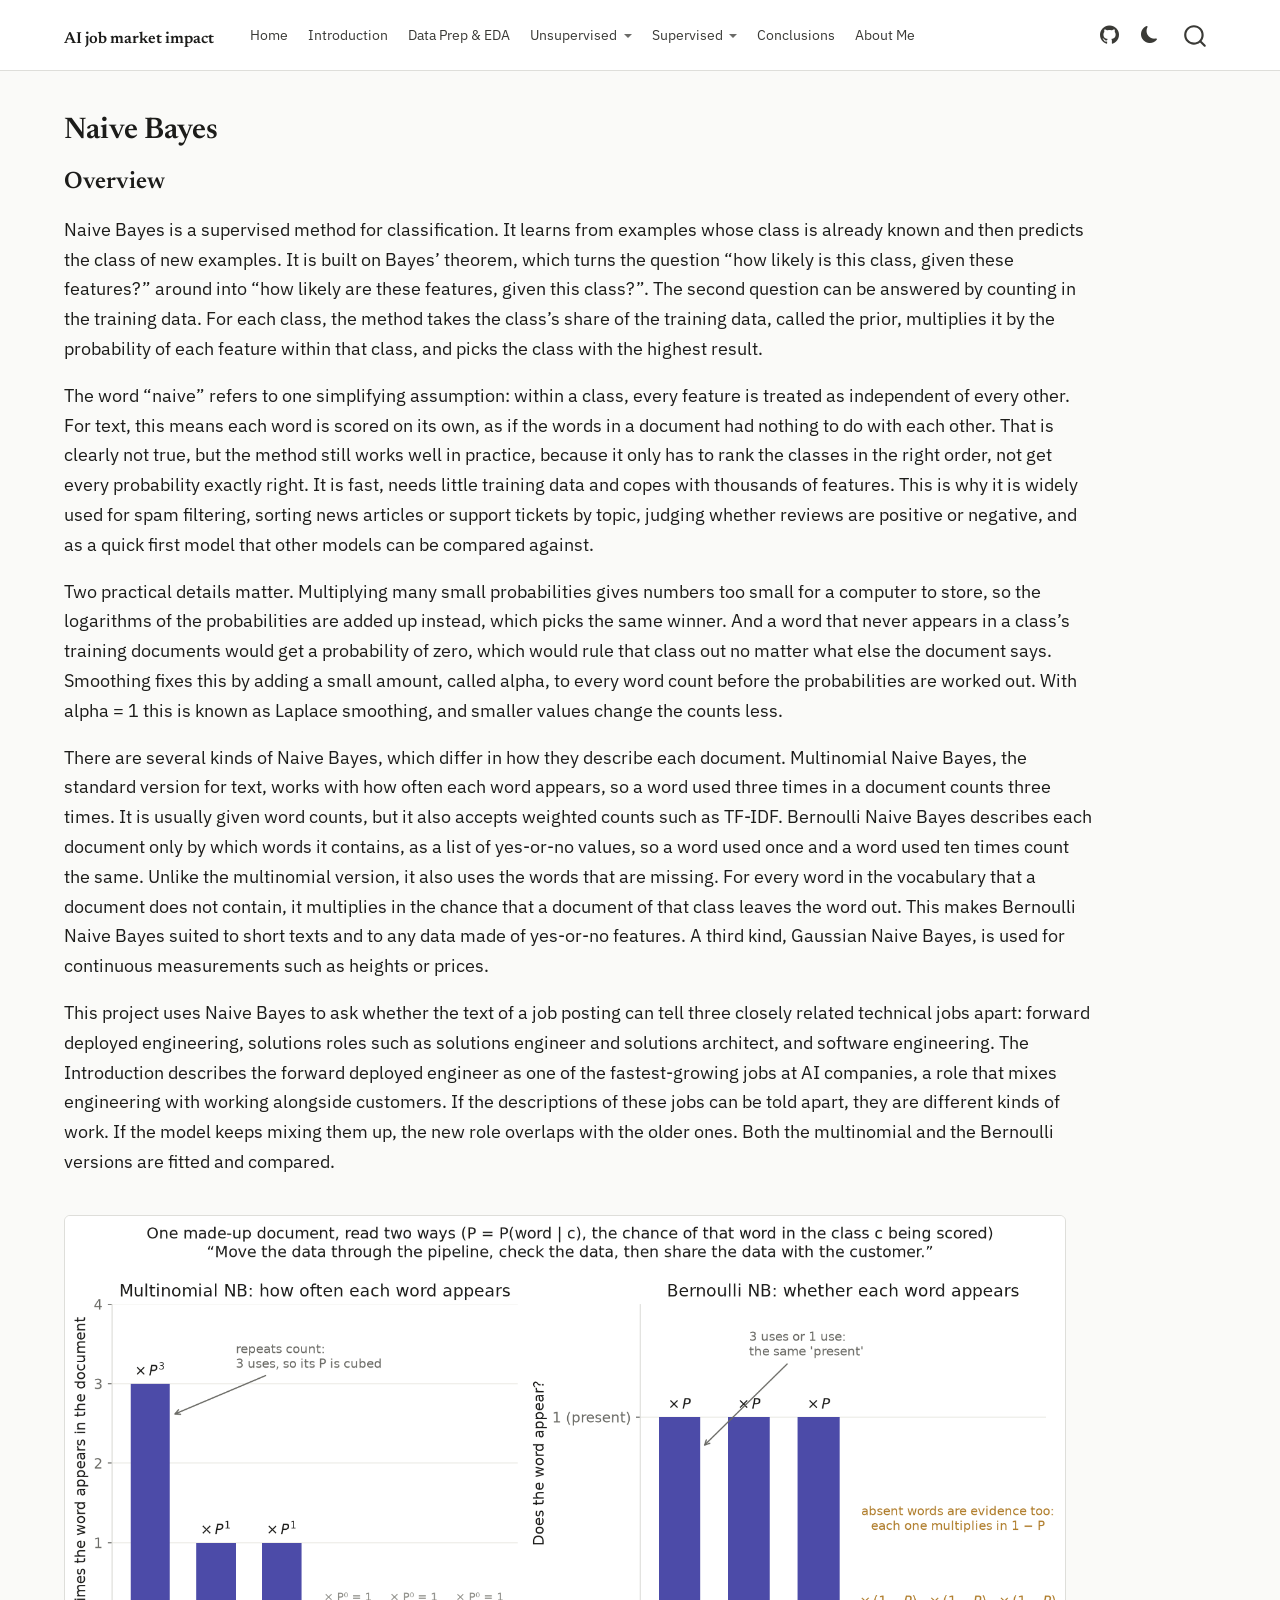
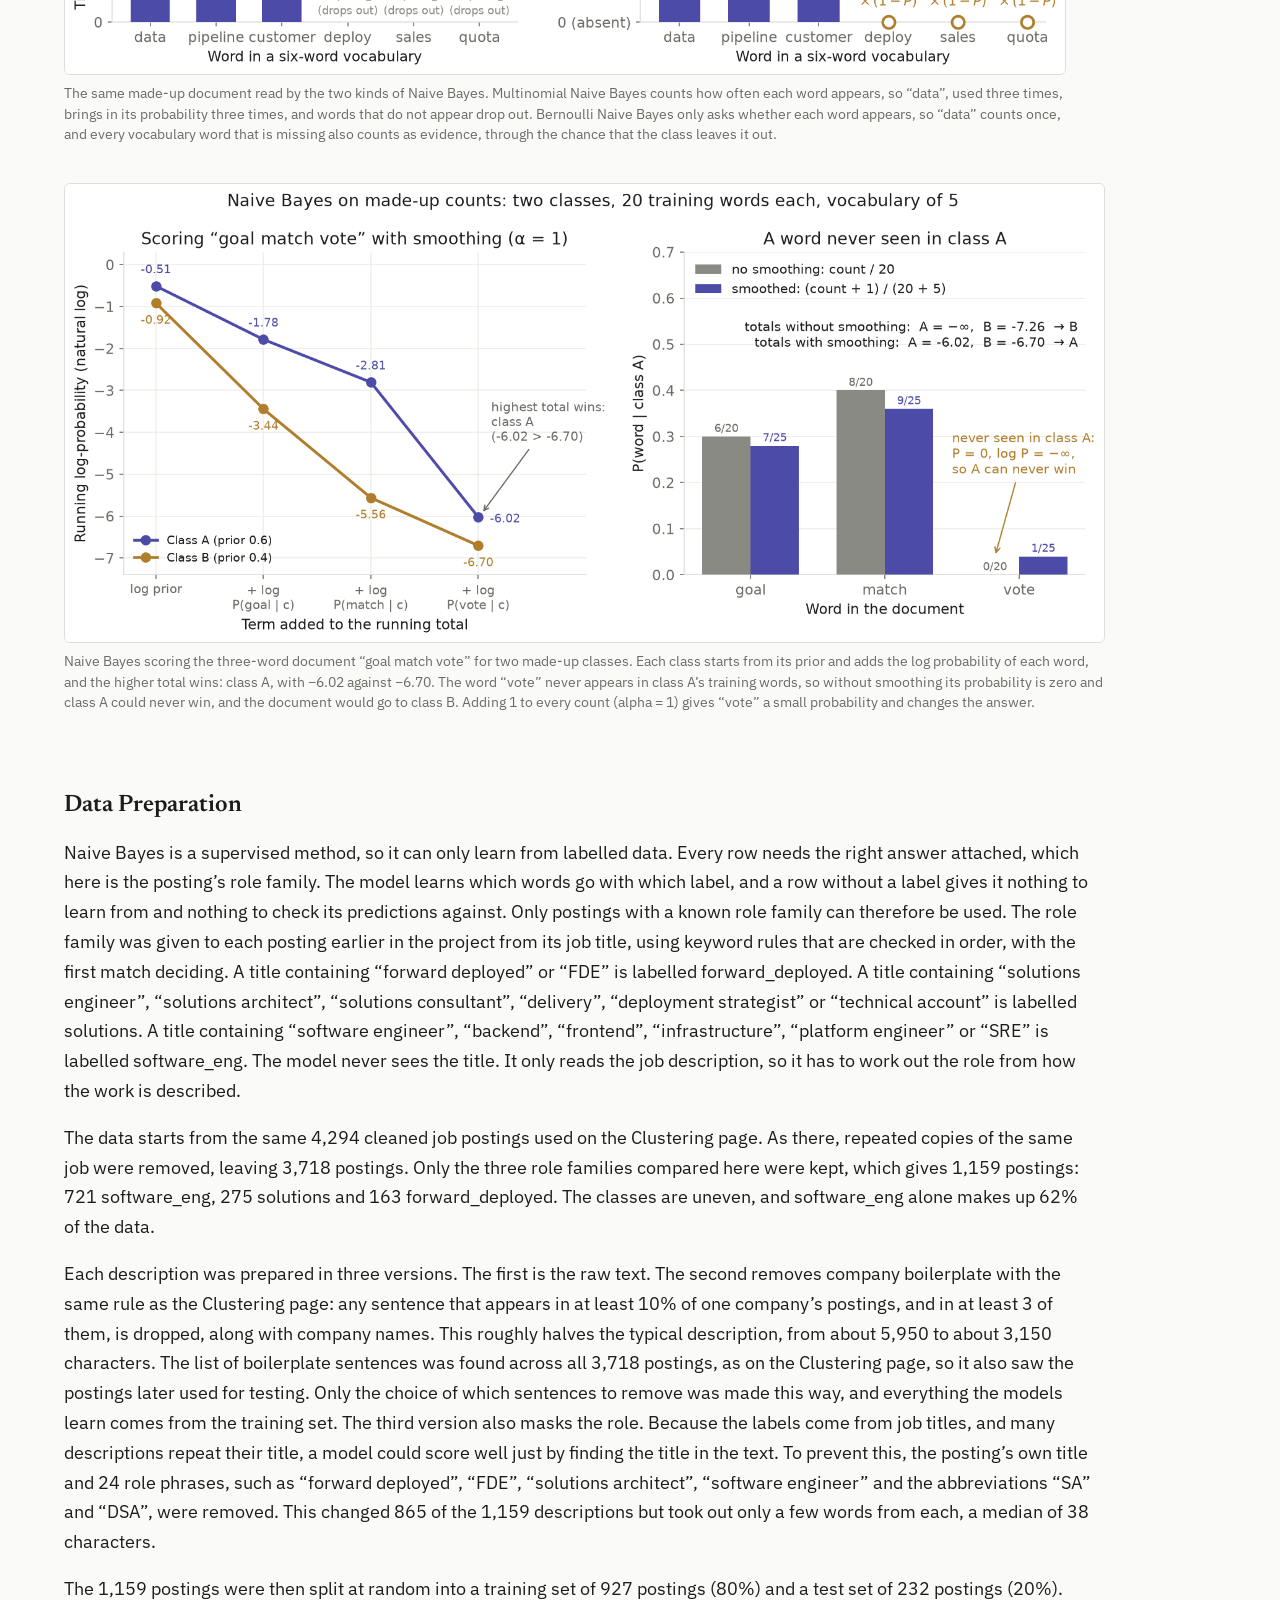
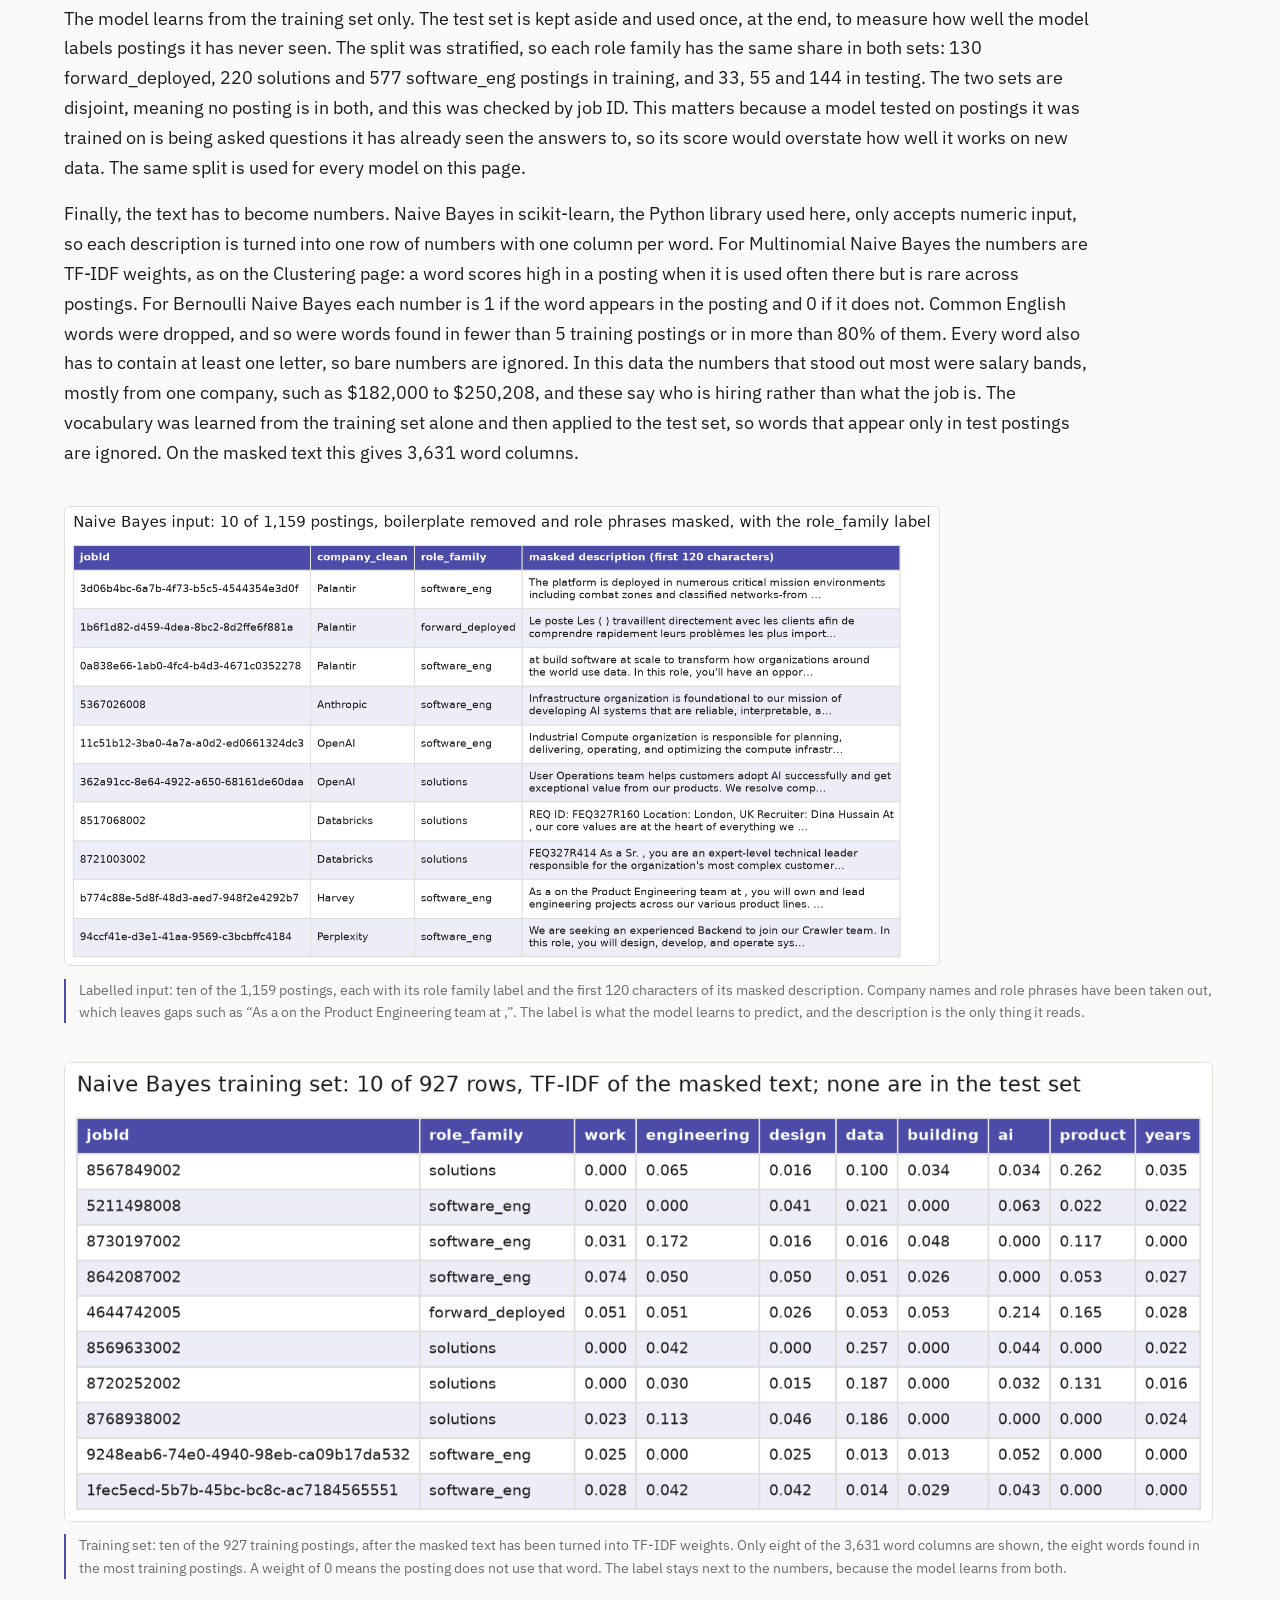
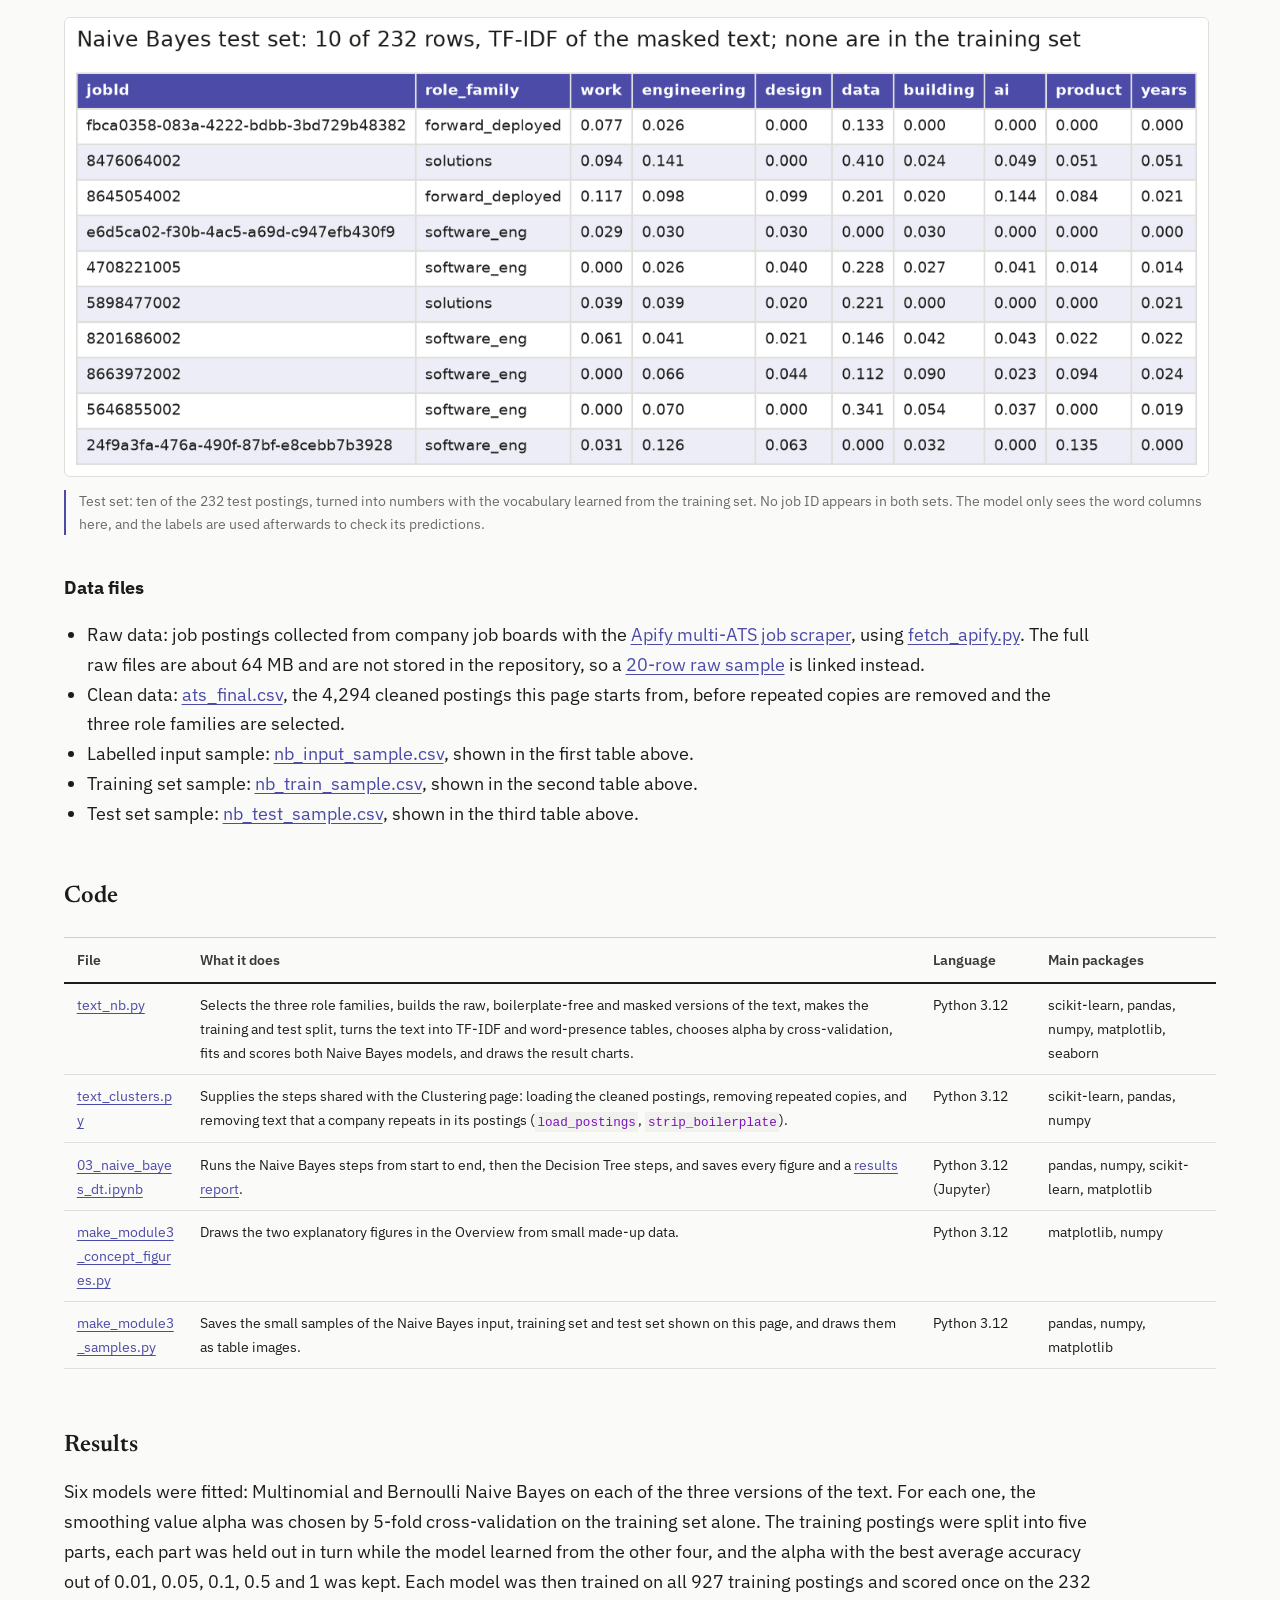
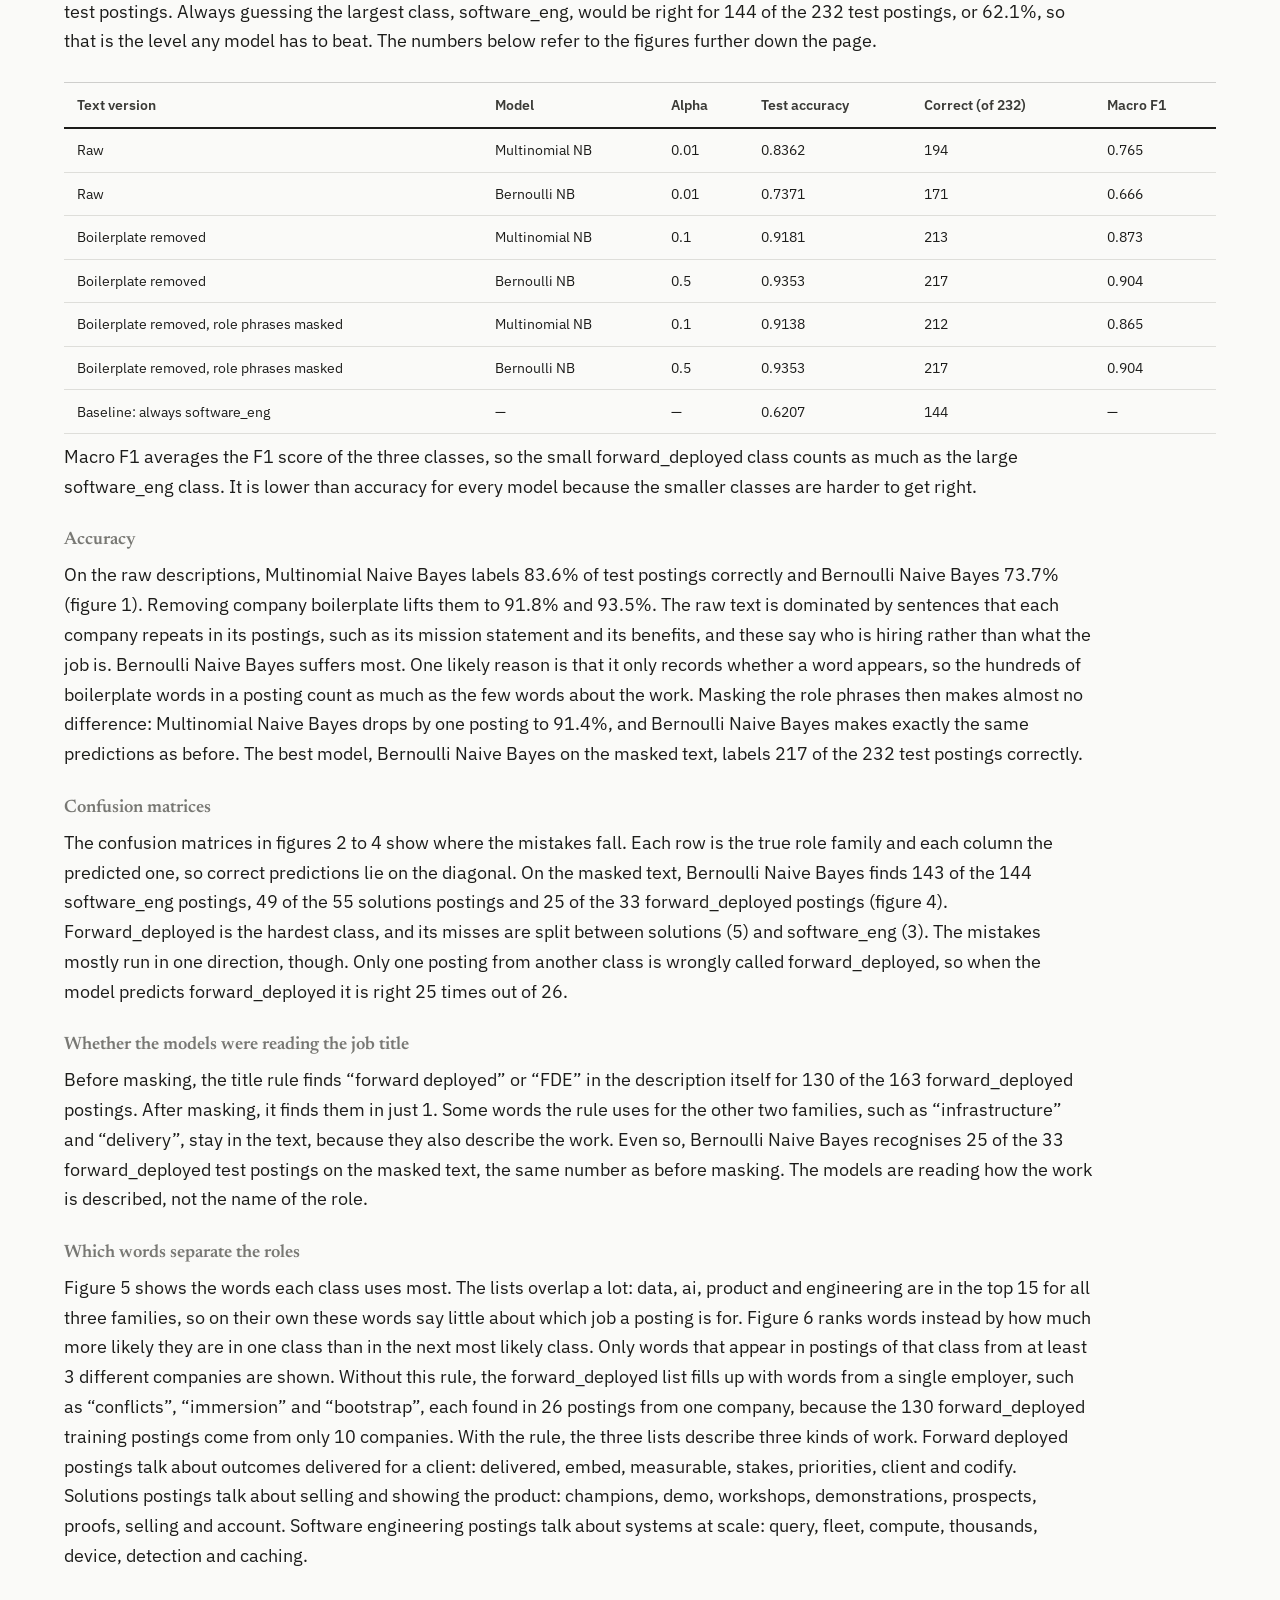
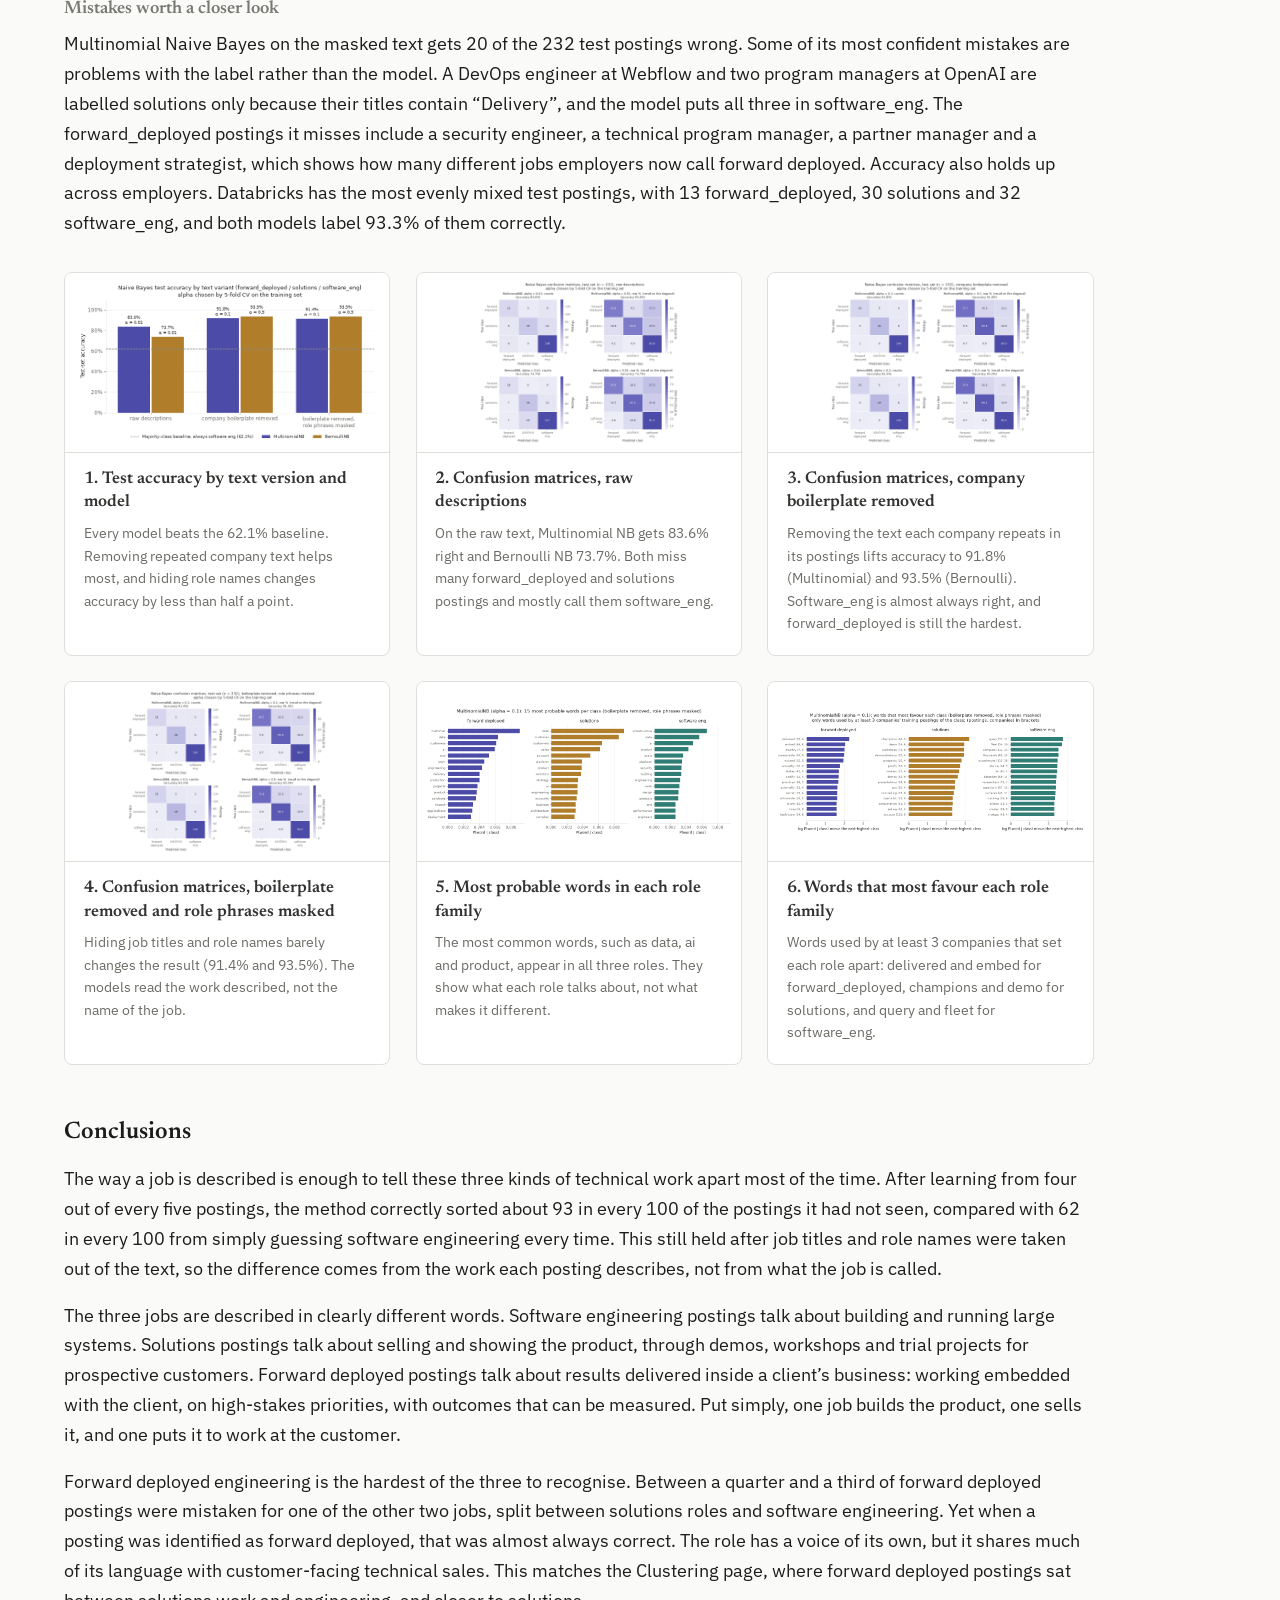
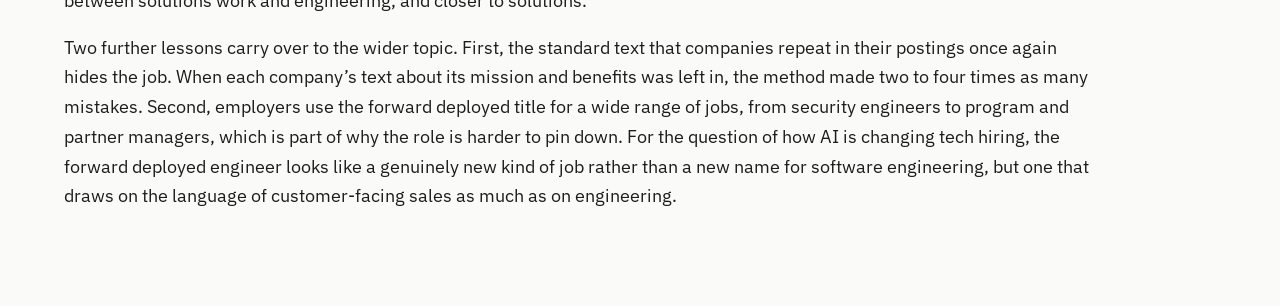
<file: docs/naivebayes.html>
<!DOCTYPE html>
<html xmlns="http://www.w3.org/1999/xhtml" lang="en" xml:lang="en"><head>

<meta charset="utf-8">
<meta name="generator" content="quarto-1.10.18">

<meta name="viewport" content="width=device-width, initial-scale=1.0, user-scalable=yes">


<title>Naive Bayes – AI job market impact</title>
<style>
/* Default styles provided by pandoc.
** See https://pandoc.org/MANUAL.html#variables-for-html for config info.
*/
span.smallcaps{font-variant: small-caps;}
div.columns{display: flex; gap: 1.5em;}
div.column{flex: auto;}
@media screen {
div.columns{gap: min(4vw, 1.5em);}
div.column{overflow-x: auto;}
}
div.hanging-indent{margin-left: 1.5em; text-indent: -1.5em;}
ul.task-list{list-style: none;}
ul.task-list li input[type="checkbox"] {
  width: 0.8em;
  margin: 0 0.8em 0.2em -1em; /* quarto-specific, see https://github.com/quarto-dev/quarto-cli/issues/4556 */ 
  vertical-align: middle;
}
</style>


<script src="site_libs/quarto-nav/quarto-nav.js"></script>
<script src="site_libs/quarto-nav/headroom.min.js"></script>
<script src="site_libs/clipboard/clipboard.min.js"></script>
<script src="site_libs/quarto-search/autocomplete.umd.js"></script>
<script src="site_libs/quarto-search/fuse.min.js"></script>
<script src="site_libs/quarto-search/quarto-search.js"></script>
<meta name="quarto:offset" content="./">
<script src="site_libs/quarto-html/quarto.js" type="module"></script>
<script src="site_libs/quarto-html/tabsets/tabsets.js" type="module"></script>
<script src="site_libs/quarto-html/popper.min.js"></script>
<script src="site_libs/quarto-html/tippy.umd.min.js"></script>
<script src="site_libs/quarto-html/anchor.min.js"></script>
<link href="site_libs/quarto-html/tippy.css" rel="stylesheet">
<link href="site_libs/quarto-html/quarto-syntax-highlighting-64a204ab8560d761af7679ceaba22944.css" rel="stylesheet" class="quarto-color-scheme" id="quarto-text-highlighting-styles">
<link href="site_libs/quarto-html/quarto-syntax-highlighting-dark-b85bc7c33db8c58e0ec93c3465666fed.css" rel="stylesheet" class="quarto-color-scheme quarto-color-alternate" id="quarto-text-highlighting-styles">
<link href="site_libs/quarto-html/quarto-syntax-highlighting-64a204ab8560d761af7679ceaba22944.css" rel="stylesheet" class="quarto-color-scheme-extra" id="quarto-text-highlighting-styles">
<script src="site_libs/bootstrap/bootstrap.min.js"></script>
<link href="site_libs/bootstrap/bootstrap-icons.css" rel="stylesheet">
<link href="site_libs/bootstrap/bootstrap-9084e66acd12eae0aa7de9a5ccb9a2e0.min.css" rel="stylesheet" append-hash="true" class="quarto-color-scheme" id="quarto-bootstrap" data-mode="light">
<link href="site_libs/bootstrap/bootstrap-dark-2d8c5dbd272956421086809e24861dbd.min.css" rel="stylesheet" append-hash="true" class="quarto-color-scheme quarto-color-alternate" id="quarto-bootstrap" data-mode="dark">
<link href="site_libs/bootstrap/bootstrap-9084e66acd12eae0aa7de9a5ccb9a2e0.min.css" rel="stylesheet" append-hash="true" class="quarto-color-scheme-extra" id="quarto-bootstrap" data-mode="light">
<script id="quarto-search-options" type="application/json">{
  "location": "navbar",
  "copy-button": false,
  "collapse-after": 3,
  "panel-placement": "end",
  "type": "overlay",
  "limit": 50,
  "keyboard-shortcut": [
    "f",
    "/",
    "s"
  ],
  "show-item-context": false,
  "language": {
    "search-no-results-text": "No results",
    "search-matching-documents-text": "matching documents",
    "search-copy-link-title": "Copy link to search",
    "search-hide-matches-text": "Hide additional matches",
    "search-more-match-text": "more match in this document",
    "search-more-matches-text": "more matches in this document",
    "search-clear-button-title": "Clear",
    "search-text-placeholder": "",
    "search-detached-cancel-button-title": "Cancel",
    "search-submit-button-title": "Submit",
    "search-label": "Search"
  }
}</script>


</head>

<body class="nav-fixed quarto-light"><script id="quarto-html-before-body" type="application/javascript">
    const toggleBodyColorMode = (bsSheetEl) => {
      const mode = bsSheetEl.getAttribute("data-mode");
      const bodyEl = window.document.querySelector("body");
      if (mode === "dark") {
        bodyEl.classList.add("quarto-dark");
        bodyEl.classList.remove("quarto-light");
      } else {
        bodyEl.classList.add("quarto-light");
        bodyEl.classList.remove("quarto-dark");
      }
    }
    const toggleBodyColorPrimary = () => {
      const bsSheetEl = window.document.querySelector("link#quarto-bootstrap:not([rel=disabled-stylesheet])");
      if (bsSheetEl) {
        toggleBodyColorMode(bsSheetEl);
      }
    }
    const setColorSchemeToggle = (alternate) => {
      const toggles = window.document.querySelectorAll('.quarto-color-scheme-toggle');
      for (let i=0; i < toggles.length; i++) {
        const toggle = toggles[i];
        if (toggle) {
          if (alternate) {
            toggle.classList.add("alternate");
          } else {
            toggle.classList.remove("alternate");
          }
        }
      }
    };
    const toggleColorMode = (alternate) => {
      // Switch the stylesheets
      const primaryStylesheets = window.document.querySelectorAll('link.quarto-color-scheme:not(.quarto-color-alternate)');
      const alternateStylesheets = window.document.querySelectorAll('link.quarto-color-scheme.quarto-color-alternate');
      manageTransitions('#quarto-margin-sidebar .nav-link', false);
      if (alternate) {
        // note: dark is layered on light, we don't disable primary!
        enableStylesheet(alternateStylesheets);
        for (const sheetNode of alternateStylesheets) {
          if (sheetNode.id === "quarto-bootstrap") {
            toggleBodyColorMode(sheetNode);
          }
        }
      } else {
        disableStylesheet(alternateStylesheets);
        enableStylesheet(primaryStylesheets)
        toggleBodyColorPrimary();
      }
      manageTransitions('#quarto-margin-sidebar .nav-link', true);
      // Switch the toggles
      setColorSchemeToggle(alternate)
      // Hack to workaround the fact that safari doesn't
      // properly recolor the scrollbar when toggling (#1455)
      if (navigator.userAgent.indexOf('Safari') > 0 && navigator.userAgent.indexOf('Chrome') == -1) {
        manageTransitions("body", false);
        window.scrollTo(0, 1);
        setTimeout(() => {
          window.scrollTo(0, 0);
          manageTransitions("body", true);
        }, 40);
      }
    }
    const disableStylesheet = (stylesheets) => {
      for (let i=0; i < stylesheets.length; i++) {
        const stylesheet = stylesheets[i];
        stylesheet.rel = 'disabled-stylesheet';
      }
    }
    const enableStylesheet = (stylesheets) => {
      for (let i=0; i < stylesheets.length; i++) {
        const stylesheet = stylesheets[i];
        if(stylesheet.rel !== 'stylesheet') { // for Chrome, which will still FOUC without this check
          stylesheet.rel = 'stylesheet';
        }
      }
    }
    const manageTransitions = (selector, allowTransitions) => {
      const els = window.document.querySelectorAll(selector);
      for (let i=0; i < els.length; i++) {
        const el = els[i];
        if (allowTransitions) {
          el.classList.remove('notransition');
        } else {
          el.classList.add('notransition');
        }
      }
    }
    const isFileUrl = () => {
      return window.location.protocol === 'file:';
    }
    const hasAlternateSentinel = () => {
      let styleSentinel = getColorSchemeSentinel();
      if (styleSentinel !== null) {
        return styleSentinel === "alternate";
      } else {
        return false;
      }
    }
    const setStyleSentinel = (alternate) => {
      const value = alternate ? "alternate" : "default";
      if (!isFileUrl()) {
        window.localStorage.setItem("quarto-color-scheme", value);
      } else {
        localAlternateSentinel = value;
      }
    }
    const getColorSchemeSentinel = () => {
      if (!isFileUrl()) {
        const storageValue = window.localStorage.getItem("quarto-color-scheme");
        return storageValue != null ? storageValue : localAlternateSentinel;
      } else {
        return localAlternateSentinel;
      }
    }
    const toggleGiscusIfUsed = (isAlternate, darkModeDefault) => {
      const baseTheme = document.querySelector('#giscus-base-theme')?.value ?? 'light';
      const alternateTheme = document.querySelector('#giscus-alt-theme')?.value ?? 'dark';
      let newTheme = '';
      if(authorPrefersDark) {
        newTheme = isAlternate ? baseTheme : alternateTheme;
      } else {
        newTheme = isAlternate ? alternateTheme : baseTheme;
      }
      const changeGiscusTheme = () => {
        // From: https://github.com/giscus/giscus/issues/336
        const sendMessage = (message) => {
          const iframe = document.querySelector('iframe.giscus-frame');
          if (!iframe) return;
          iframe.contentWindow.postMessage({ giscus: message }, 'https://giscus.app');
        }
        sendMessage({
          setConfig: {
            theme: newTheme
          }
        });
      }
      const isGiscussLoaded = window.document.querySelector('iframe.giscus-frame') !== null;
      if (isGiscussLoaded) {
        changeGiscusTheme();
      }
    };
    const authorPrefersDark = false;
    const darkModeDefault = authorPrefersDark;
      document.querySelector('link#quarto-text-highlighting-styles.quarto-color-scheme-extra').rel = 'disabled-stylesheet';
      document.querySelector('link#quarto-bootstrap.quarto-color-scheme-extra').rel = 'disabled-stylesheet';
    let localAlternateSentinel = darkModeDefault ? 'alternate' : 'default';
    // Dark / light mode switch
    window.quartoToggleColorScheme = () => {
      // Read the current dark / light value
      let toAlternate = !hasAlternateSentinel();
      toggleColorMode(toAlternate);
      setStyleSentinel(toAlternate);
      toggleGiscusIfUsed(toAlternate, darkModeDefault);
      window.dispatchEvent(new Event('resize'));
    };
    // Switch to dark mode if need be
    if (hasAlternateSentinel()) {
      toggleColorMode(true);
    } else {
      toggleColorMode(false);
    }
  </script>

<div id="quarto-search-results"></div>
  <header id="quarto-header" class="headroom fixed-top">
    <nav class="navbar navbar-expand-xl " data-bs-theme="dark">
      <div class="navbar-container container-fluid">
      <div class="navbar-brand-container mx-auto">
    <a class="navbar-brand" href="./index.html">
    <span class="navbar-title">AI job market impact</span>
    </a>
  </div>
            <div id="quarto-search" class="" title="Search"></div>
          <button class="navbar-toggler" type="button" data-bs-toggle="collapse" data-bs-target="#navbarCollapse" aria-controls="navbarCollapse" role="menu" aria-expanded="false" aria-label="Toggle navigation" onclick="if (window.quartoToggleHeadroom) { window.quartoToggleHeadroom(); }">
  <span class="navbar-toggler-icon"></span>
</button>
          <div class="collapse navbar-collapse" id="navbarCollapse">
            <ul class="navbar-nav navbar-nav-scroll me-auto">
  <li class="nav-item">
    <a class="nav-link" href="./index.html"> 
<span class="menu-text">Home</span></a>
  </li>  
  <li class="nav-item">
    <a class="nav-link" href="./introduction.html"> 
<span class="menu-text">Introduction</span></a>
  </li>  
  <li class="nav-item">
    <a class="nav-link" href="./dataprep_eda.html"> 
<span class="menu-text">Data Prep &amp; EDA</span></a>
  </li>  
  <li class="nav-item dropdown ">
    <a class="nav-link dropdown-toggle" href="#" id="nav-menu-unsupervised" role="link" data-bs-toggle="dropdown" aria-expanded="false">
 <span class="menu-text">Unsupervised</span>
    </a>
    <ul class="dropdown-menu" aria-labelledby="nav-menu-unsupervised">    
        <li>
    <a class="dropdown-item" href="./clustering.html">
 <span class="dropdown-text">Clustering</span></a>
  </li>  
        <li>
    <a class="dropdown-item" href="./pca.html">
 <span class="dropdown-text">PCA</span></a>
  </li>  
    </ul>
  </li>
  <li class="nav-item dropdown ">
    <a class="nav-link dropdown-toggle" href="#" id="nav-menu-supervised" role="link" data-bs-toggle="dropdown" aria-expanded="false">
 <span class="menu-text">Supervised</span>
    </a>
    <ul class="dropdown-menu" aria-labelledby="nav-menu-supervised">    
        <li>
    <a class="dropdown-item" href="./naivebayes.html">
 <span class="dropdown-text">Naive Bayes</span></a>
  </li>  
        <li>
    <a class="dropdown-item" href="./dectrees.html">
 <span class="dropdown-text">Decision Trees</span></a>
  </li>  
        <li>
    <a class="dropdown-item" href="./regression.html">
 <span class="dropdown-text">Regression</span></a>
  </li>  
        <li>
    <a class="dropdown-item" href="./adaboost.html">
 <span class="dropdown-text">AdaBoost</span></a>
  </li>  
        <li>
    <a class="dropdown-item" href="./gradientboosting.html">
 <span class="dropdown-text">Gradient Boosting</span></a>
  </li>  
        <li>
    <a class="dropdown-item" href="./xgboost.html">
 <span class="dropdown-text">XGBoost</span></a>
  </li>  
    </ul>
  </li>
  <li class="nav-item">
    <a class="nav-link" href="./conclusions.html"> 
<span class="menu-text">Conclusions</span></a>
  </li>  
  <li class="nav-item">
    <a class="nav-link" href="./about.html"> 
<span class="menu-text">About Me</span></a>
  </li>  
</ul>
            <ul class="navbar-nav navbar-nav-scroll ms-auto">
  <li class="nav-item compact">
    <a class="nav-link" href="https://github.com/RahulHipparkar/ai-job-market-impact"> <i class="bi bi-github" role="img">
</i> 
<span class="menu-text"></span></a>
  </li>  
</ul>
          </div> <!-- /navcollapse -->
            <div class="quarto-navbar-tools">
  <a href="" class="quarto-color-scheme-toggle quarto-navigation-tool  px-1" onclick="window.quartoToggleColorScheme(); return false;" title="Toggle dark mode"><i class="bi"></i></a>
</div>
      </div> <!-- /container-fluid -->
    </nav>
</header>
<!-- content -->
<div id="quarto-content" class="quarto-container page-columns page-rows-contents page-layout-full page-navbar">
<!-- sidebar -->
<!-- margin-sidebar -->
    
<!-- main -->
<main class="content column-page" id="quarto-document-content">


<header id="title-block-header" class="quarto-title-block default">
<div class="quarto-title">
<h1 class="title">Naive Bayes</h1>
</div>



<div class="quarto-title-meta column-page">

    
  
    
  </div>
  


</header>


<section id="overview" class="level2">
<h2 class="anchored" data-anchor-id="overview">Overview</h2>
<p>Naive Bayes is a supervised method for classification. It learns from examples whose class is already known and then predicts the class of new examples. It is built on Bayes’ theorem, which turns the question “how likely is this class, given these features?” around into “how likely are these features, given this class?”. The second question can be answered by counting in the training data. For each class, the method takes the class’s share of the training data, called the prior, multiplies it by the probability of each feature within that class, and picks the class with the highest result.</p>
<p>The word “naive” refers to one simplifying assumption: within a class, every feature is treated as independent of every other. For text, this means each word is scored on its own, as if the words in a document had nothing to do with each other. That is clearly not true, but the method still works well in practice, because it only has to rank the classes in the right order, not get every probability exactly right. It is fast, needs little training data and copes with thousands of features. This is why it is widely used for spam filtering, sorting news articles or support tickets by topic, judging whether reviews are positive or negative, and as a quick first model that other models can be compared against.</p>
<p>Two practical details matter. Multiplying many small probabilities gives numbers too small for a computer to store, so the logarithms of the probabilities are added up instead, which picks the same winner. And a word that never appears in a class’s training documents would get a probability of zero, which would rule that class out no matter what else the document says. Smoothing fixes this by adding a small amount, called alpha, to every word count before the probabilities are worked out. With alpha = 1 this is known as Laplace smoothing, and smaller values change the counts less.</p>
<p>There are several kinds of Naive Bayes, which differ in how they describe each document. Multinomial Naive Bayes, the standard version for text, works with how often each word appears, so a word used three times in a document counts three times. It is usually given word counts, but it also accepts weighted counts such as TF-IDF. Bernoulli Naive Bayes describes each document only by which words it contains, as a list of yes-or-no values, so a word used once and a word used ten times count the same. Unlike the multinomial version, it also uses the words that are missing. For every word in the vocabulary that a document does not contain, it multiplies in the chance that a document of that class leaves the word out. This makes Bernoulli Naive Bayes suited to short texts and to any data made of yes-or-no features. A third kind, Gaussian Naive Bayes, is used for continuous measurements such as heights or prices.</p>
<p>This project uses Naive Bayes to ask whether the text of a job posting can tell three closely related technical jobs apart: forward deployed engineering, solutions roles such as solutions engineer and solutions architect, and software engineering. The Introduction describes the forward deployed engineer as one of the fastest-growing jobs at AI companies, a role that mixes engineering with working alongside customers. If the descriptions of these jobs can be told apart, they are different kinds of work. If the model keeps mixing them up, the new role overlaps with the older ones. Both the multinomial and the Bernoulli versions are fitted and compared.</p>
<div class="quarto-figure quarto-figure-center">
<figure class="figure">
<p><img src="figures/nb_concept_1.png" class="img-fluid figure-img" alt="Two bar charts of one made-up sentence over a six-word vocabulary: data, pipeline, customer, deploy, sales and quota. Left, Multinomial Naive Bayes: bars show data used 3 times and pipeline and customer once each, labelled times P cubed and times P, while deploy, sales and quota are labelled as dropping out. Right, Bernoulli Naive Bayes: data, pipeline and customer are each marked present and labelled times P, and deploy, sales and quota are marked absent and labelled times one minus P."></p>
<figcaption>The same made-up document read by the two kinds of Naive Bayes. Multinomial Naive Bayes counts how often each word appears, so “data”, used three times, brings in its probability three times, and words that do not appear drop out. Bernoulli Naive Bayes only asks whether each word appears, so “data” counts once, and every vocabulary word that is missing also counts as evidence, through the chance that the class leaves it out.</figcaption>
</figure>
</div>
<div class="quarto-figure quarto-figure-center">
<figure class="figure">
<p><img src="figures/nb_concept_2.png" class="img-fluid figure-img" alt="Two panels. Left: a line chart of the running log-probability for class A, with prior 0.6, and class B, with prior 0.4, as the log prior and the log probabilities of goal, match and vote are added in turn. Class A ends at minus 6.02 and class B at minus 6.70, and a note says the highest total wins, class A. Right: bars of the probability of each word in class A without smoothing and with smoothing: goal 6 out of 20 against 7 out of 25, match 8 out of 20 against 9 out of 25, and vote 0 out of 20 against 1 out of 25. A note says vote was never seen in class A, so without smoothing class A can never win."></p>
<figcaption>Naive Bayes scoring the three-word document “goal match vote” for two made-up classes. Each class starts from its prior and adds the log probability of each word, and the higher total wins: class A, with −6.02 against −6.70. The word “vote” never appears in class A’s training words, so without smoothing its probability is zero and class A could never win, and the document would go to class B. Adding 1 to every count (alpha = 1) gives “vote” a small probability and changes the answer.</figcaption>
</figure>
</div>
</section>
<section id="data-preparation" class="level2">
<h2 class="anchored" data-anchor-id="data-preparation">Data Preparation</h2>
<p>Naive Bayes is a supervised method, so it can only learn from labelled data. Every row needs the right answer attached, which here is the posting’s role family. The model learns which words go with which label, and a row without a label gives it nothing to learn from and nothing to check its predictions against. Only postings with a known role family can therefore be used. The role family was given to each posting earlier in the project from its job title, using keyword rules that are checked in order, with the first match deciding. A title containing “forward deployed” or “FDE” is labelled forward_deployed. A title containing “solutions engineer”, “solutions architect”, “solutions consultant”, “delivery”, “deployment strategist” or “technical account” is labelled solutions. A title containing “software engineer”, “backend”, “frontend”, “infrastructure”, “platform engineer” or “SRE” is labelled software_eng. The model never sees the title. It only reads the job description, so it has to work out the role from how the work is described.</p>
<p>The data starts from the same 4,294 cleaned job postings used on the Clustering page. As there, repeated copies of the same job were removed, leaving 3,718 postings. Only the three role families compared here were kept, which gives 1,159 postings: 721 software_eng, 275 solutions and 163 forward_deployed. The classes are uneven, and software_eng alone makes up 62% of the data.</p>
<p>Each description was prepared in three versions. The first is the raw text. The second removes company boilerplate with the same rule as the Clustering page: any sentence that appears in at least 10% of one company’s postings, and in at least 3 of them, is dropped, along with company names. This roughly halves the typical description, from about 5,950 to about 3,150 characters. The list of boilerplate sentences was found across all 3,718 postings, as on the Clustering page, so it also saw the postings later used for testing. Only the choice of which sentences to remove was made this way, and everything the models learn comes from the training set. The third version also masks the role. Because the labels come from job titles, and many descriptions repeat their title, a model could score well just by finding the title in the text. To prevent this, the posting’s own title and 24 role phrases, such as “forward deployed”, “FDE”, “solutions architect”, “software engineer” and the abbreviations “SA” and “DSA”, were removed. This changed 865 of the 1,159 descriptions but took out only a few words from each, a median of 38 characters.</p>
<p>The 1,159 postings were then split at random into a training set of 927 postings (80%) and a test set of 232 postings (20%). The model learns from the training set only. The test set is kept aside and used once, at the end, to measure how well the model labels postings it has never seen. The split was stratified, so each role family has the same share in both sets: 130 forward_deployed, 220 solutions and 577 software_eng postings in training, and 33, 55 and 144 in testing. The two sets are disjoint, meaning no posting is in both, and this was checked by job ID. This matters because a model tested on postings it was trained on is being asked questions it has already seen the answers to, so its score would overstate how well it works on new data. The same split is used for every model on this page.</p>
<p>Finally, the text has to become numbers. Naive Bayes in scikit-learn, the Python library used here, only accepts numeric input, so each description is turned into one row of numbers with one column per word. For Multinomial Naive Bayes the numbers are TF-IDF weights, as on the Clustering page: a word scores high in a posting when it is used often there but is rare across postings. For Bernoulli Naive Bayes each number is 1 if the word appears in the posting and 0 if it does not. Common English words were dropped, and so were words found in fewer than 5 training postings or in more than 80% of them. Every word also has to contain at least one letter, so bare numbers are ignored. In this data the numbers that stood out most were salary bands, mostly from one company, such as $182,000 to $250,208, and these say who is hiring rather than what the job is. The vocabulary was learned from the training set alone and then applied to the test set, so words that appear only in test postings are ignored. On the masked text this gives 3,631 word columns.</p>
<div class="sample-figure">
<p><img src="figures/samples/nb_input_sample.png" class="img-fluid" alt="Table of 10 job postings with four columns: job ID, company, role family, and the first 120 characters of the masked description. Nine are software_eng or solutions postings from Palantir, Anthropic, OpenAI, Databricks, Harvey and Perplexity, and one is a Palantir forward_deployed posting written in French. Some descriptions have gaps where a role or company name was removed."></p>
<p>Labelled input: ten of the 1,159 postings, each with its role family label and the first 120 characters of its masked description. Company names and role phrases have been taken out, which leaves gaps such as “As a on the Product Engineering team at ,”. The label is what the model learns to predict, and the description is the only thing it reads.</p>
</div>
<div class="sample-figure">
<p><img src="figures/samples/nb_train_sample.png" class="img-fluid" alt="Table of 10 training postings with a job ID, a role family label and eight word columns: work, engineering, design, data, building, ai, product and years. Each cell is a TF-IDF weight between 0 and about 0.26, and many cells are 0."></p>
<p>Training set: ten of the 927 training postings, after the masked text has been turned into TF-IDF weights. Only eight of the 3,631 word columns are shown, the eight words found in the most training postings. A weight of 0 means the posting does not use that word. The label stays next to the numbers, because the model learns from both.</p>
</div>
<div class="sample-figure">
<p><img src="figures/samples/nb_test_sample.png" class="img-fluid" alt="Table of 10 test postings with the same columns as the training table: job ID, role family and TF-IDF weights for work, engineering, design, data, building, ai, product and years. The weights range from 0 to about 0.41."></p>
<p>Test set: ten of the 232 test postings, turned into numbers with the vocabulary learned from the training set. No job ID appears in both sets. The model only sees the word columns here, and the labels are used afterwards to check its predictions.</p>
</div>
<p><strong>Data files</strong></p>
<ul>
<li>Raw data: job postings collected from company job boards with the <a href="https://apify.com/scrapesage/multi-ats-job-scraper">Apify multi-ATS job scraper</a>, using <a href="https://github.com/RahulHipparkar/ai-job-market-impact/blob/main/src/fetch_apify.py">fetch_apify.py</a>. The full raw files are about 64 MB and are not stored in the repository, so a <a href="https://github.com/RahulHipparkar/ai-job-market-impact/blob/main/data/samples/ats_raw_sample.csv">20-row raw sample</a> is linked instead.</li>
<li>Clean data: <a href="https://github.com/RahulHipparkar/ai-job-market-impact/blob/main/data/processed/ats_final.csv">ats_final.csv</a>, the 4,294 cleaned postings this page starts from, before repeated copies are removed and the three role families are selected.</li>
<li>Labelled input sample: <a href="https://github.com/RahulHipparkar/ai-job-market-impact/blob/main/data/samples/nb_input_sample.csv">nb_input_sample.csv</a>, shown in the first table above.</li>
<li>Training set sample: <a href="https://github.com/RahulHipparkar/ai-job-market-impact/blob/main/data/samples/nb_train_sample.csv">nb_train_sample.csv</a>, shown in the second table above.</li>
<li>Test set sample: <a href="https://github.com/RahulHipparkar/ai-job-market-impact/blob/main/data/samples/nb_test_sample.csv">nb_test_sample.csv</a>, shown in the third table above.</li>
</ul>
</section>
<section id="code" class="level2">
<h2 class="anchored" data-anchor-id="code">Code</h2>
<div class="table-wrap">
<table class="caption-top table">
<thead>
<tr class="header">
<th>File</th>
<th>What it does</th>
<th>Language</th>
<th>Main packages</th>
</tr>
</thead>
<tbody>
<tr class="odd">
<td><a href="https://github.com/RahulHipparkar/ai-job-market-impact/blob/main/src/text_nb.py">text_nb.py</a></td>
<td>Selects the three role families, builds the raw, boilerplate-free and masked versions of the text, makes the training and test split, turns the text into TF-IDF and word-presence tables, chooses alpha by cross-validation, fits and scores both Naive Bayes models, and draws the result charts.</td>
<td>Python 3.12</td>
<td>scikit-learn, pandas, numpy, matplotlib, seaborn</td>
</tr>
<tr class="even">
<td><a href="https://github.com/RahulHipparkar/ai-job-market-impact/blob/main/src/text_clusters.py">text_clusters.py</a></td>
<td>Supplies the steps shared with the Clustering page: loading the cleaned postings, removing repeated copies, and removing text that a company repeats in its postings (<code>load_postings</code>, <code>strip_boilerplate</code>).</td>
<td>Python 3.12</td>
<td>scikit-learn, pandas, numpy</td>
</tr>
<tr class="odd">
<td><a href="https://github.com/RahulHipparkar/ai-job-market-impact/blob/main/notebooks/03_naive_bayes_dt.ipynb">03_naive_bayes_dt.ipynb</a></td>
<td>Runs the Naive Bayes steps from start to end, then the Decision Tree steps, and saves every figure and a <a href="https://github.com/RahulHipparkar/ai-job-market-impact/blob/main/results/nb_report.txt">results report</a>.</td>
<td>Python 3.12 (Jupyter)</td>
<td>pandas, numpy, scikit-learn, matplotlib</td>
</tr>
<tr class="even">
<td><a href="https://github.com/RahulHipparkar/ai-job-market-impact/blob/main/src/make_module3_concept_figures.py">make_module3_concept_figures.py</a></td>
<td>Draws the two explanatory figures in the Overview from small made-up data.</td>
<td>Python 3.12</td>
<td>matplotlib, numpy</td>
</tr>
<tr class="odd">
<td><a href="https://github.com/RahulHipparkar/ai-job-market-impact/blob/main/src/make_module3_samples.py">make_module3_samples.py</a></td>
<td>Saves the small samples of the Naive Bayes input, training set and test set shown on this page, and draws them as table images.</td>
<td>Python 3.12</td>
<td>pandas, numpy, matplotlib</td>
</tr>
</tbody>
</table>
</div>
</section>
<section id="results" class="level2">
<h2 class="anchored" data-anchor-id="results">Results</h2>
<p>Six models were fitted: Multinomial and Bernoulli Naive Bayes on each of the three versions of the text. For each one, the smoothing value alpha was chosen by 5-fold cross-validation on the training set alone. The training postings were split into five parts, each part was held out in turn while the model learned from the other four, and the alpha with the best average accuracy out of 0.01, 0.05, 0.1, 0.5 and 1 was kept. Each model was then trained on all 927 training postings and scored once on the 232 test postings. Always guessing the largest class, software_eng, would be right for 144 of the 232 test postings, or 62.1%, so that is the level any model has to beat. The numbers below refer to the figures further down the page.</p>
<div class="table-wrap">
<table class="caption-top table">
<colgroup>
<col style="width: 16%">
<col style="width: 16%">
<col style="width: 16%">
<col style="width: 16%">
<col style="width: 16%">
<col style="width: 16%">
</colgroup>
<thead>
<tr class="header">
<th>Text version</th>
<th>Model</th>
<th>Alpha</th>
<th>Test accuracy</th>
<th>Correct (of 232)</th>
<th>Macro F1</th>
</tr>
</thead>
<tbody>
<tr class="odd">
<td>Raw</td>
<td>Multinomial NB</td>
<td>0.01</td>
<td>0.8362</td>
<td>194</td>
<td>0.765</td>
</tr>
<tr class="even">
<td>Raw</td>
<td>Bernoulli NB</td>
<td>0.01</td>
<td>0.7371</td>
<td>171</td>
<td>0.666</td>
</tr>
<tr class="odd">
<td>Boilerplate removed</td>
<td>Multinomial NB</td>
<td>0.1</td>
<td>0.9181</td>
<td>213</td>
<td>0.873</td>
</tr>
<tr class="even">
<td>Boilerplate removed</td>
<td>Bernoulli NB</td>
<td>0.5</td>
<td>0.9353</td>
<td>217</td>
<td>0.904</td>
</tr>
<tr class="odd">
<td>Boilerplate removed, role phrases masked</td>
<td>Multinomial NB</td>
<td>0.1</td>
<td>0.9138</td>
<td>212</td>
<td>0.865</td>
</tr>
<tr class="even">
<td>Boilerplate removed, role phrases masked</td>
<td>Bernoulli NB</td>
<td>0.5</td>
<td>0.9353</td>
<td>217</td>
<td>0.904</td>
</tr>
<tr class="odd">
<td>Baseline: always software_eng</td>
<td>—</td>
<td>—</td>
<td>0.6207</td>
<td>144</td>
<td>—</td>
</tr>
</tbody>
</table>
</div>
<p>Macro F1 averages the F1 score of the three classes, so the small forward_deployed class counts as much as the large software_eng class. It is lower than accuracy for every model because the smaller classes are harder to get right.</p>
<section id="accuracy" class="level3">
<h3 class="anchored" data-anchor-id="accuracy">Accuracy</h3>
<p>On the raw descriptions, Multinomial Naive Bayes labels 83.6% of test postings correctly and Bernoulli Naive Bayes 73.7% (figure 1). Removing company boilerplate lifts them to 91.8% and 93.5%. The raw text is dominated by sentences that each company repeats in its postings, such as its mission statement and its benefits, and these say who is hiring rather than what the job is. Bernoulli Naive Bayes suffers most. One likely reason is that it only records whether a word appears, so the hundreds of boilerplate words in a posting count as much as the few words about the work. Masking the role phrases then makes almost no difference: Multinomial Naive Bayes drops by one posting to 91.4%, and Bernoulli Naive Bayes makes exactly the same predictions as before. The best model, Bernoulli Naive Bayes on the masked text, labels 217 of the 232 test postings correctly.</p>
</section>
<section id="confusion-matrices" class="level3">
<h3 class="anchored" data-anchor-id="confusion-matrices">Confusion matrices</h3>
<p>The confusion matrices in figures 2 to 4 show where the mistakes fall. Each row is the true role family and each column the predicted one, so correct predictions lie on the diagonal. On the masked text, Bernoulli Naive Bayes finds 143 of the 144 software_eng postings, 49 of the 55 solutions postings and 25 of the 33 forward_deployed postings (figure 4). Forward_deployed is the hardest class, and its misses are split between solutions (5) and software_eng (3). The mistakes mostly run in one direction, though. Only one posting from another class is wrongly called forward_deployed, so when the model predicts forward_deployed it is right 25 times out of 26.</p>
</section>
<section id="whether-the-models-were-reading-the-job-title" class="level3">
<h3 class="anchored" data-anchor-id="whether-the-models-were-reading-the-job-title">Whether the models were reading the job title</h3>
<p>Before masking, the title rule finds “forward deployed” or “FDE” in the description itself for 130 of the 163 forward_deployed postings. After masking, it finds them in just 1. Some words the rule uses for the other two families, such as “infrastructure” and “delivery”, stay in the text, because they also describe the work. Even so, Bernoulli Naive Bayes recognises 25 of the 33 forward_deployed test postings on the masked text, the same number as before masking. The models are reading how the work is described, not the name of the role.</p>
</section>
<section id="which-words-separate-the-roles" class="level3">
<h3 class="anchored" data-anchor-id="which-words-separate-the-roles">Which words separate the roles</h3>
<p>Figure 5 shows the words each class uses most. The lists overlap a lot: data, ai, product and engineering are in the top 15 for all three families, so on their own these words say little about which job a posting is for. Figure 6 ranks words instead by how much more likely they are in one class than in the next most likely class. Only words that appear in postings of that class from at least 3 different companies are shown. Without this rule, the forward_deployed list fills up with words from a single employer, such as “conflicts”, “immersion” and “bootstrap”, each found in 26 postings from one company, because the 130 forward_deployed training postings come from only 10 companies. With the rule, the three lists describe three kinds of work. Forward deployed postings talk about outcomes delivered for a client: delivered, embed, measurable, stakes, priorities, client and codify. Solutions postings talk about selling and showing the product: champions, demo, workshops, demonstrations, prospects, proofs, selling and account. Software engineering postings talk about systems at scale: query, fleet, compute, thousands, device, detection and caching.</p>
</section>
<section id="mistakes-worth-a-closer-look" class="level3">
<h3 class="anchored" data-anchor-id="mistakes-worth-a-closer-look">Mistakes worth a closer look</h3>
<p>Multinomial Naive Bayes on the masked text gets 20 of the 232 test postings wrong. Some of its most confident mistakes are problems with the label rather than the model. A DevOps engineer at Webflow and two program managers at OpenAI are labelled solutions only because their titles contain “Delivery”, and the model puts all three in software_eng. The forward_deployed postings it misses include a security engineer, a technical program manager, a partner manager and a deployment strategist, which shows how many different jobs employers now call forward deployed. Accuracy also holds up across employers. Databricks has the most evenly mixed test postings, with 13 forward_deployed, 30 solutions and 32 software_eng, and both models label 93.3% of them correctly.</p>
<!-- The cards sit in a raw HTML block, as on the Data Prep page. Captions
here are HTML, so use <p>, <em> and <a> rather than markdown. -->
<div class="figure-grid">
<div class="figure-card">
  <a href="figures/nb_accuracy_compare.png">
    <img src="figures/thumbs/nb_accuracy_compare.png" alt="Grouped bar chart of test accuracy for Multinomial and Bernoulli Naive Bayes on three versions of the text. Raw descriptions: 83.6% and 73.7%. Company boilerplate removed: 91.8% and 93.5%. Boilerplate removed with role phrases masked: 91.4% and 93.5%. Each bar is labelled with its alpha, and a dashed line marks the baseline of 62.1% for always guessing software_eng.">
  </a>
  <div class="figure-card-body">
    <h4 class="anchored">1. Test accuracy by text version and model</h4>
    <p>Every model beats the 62.1% baseline. Removing repeated company text helps most, and hiding role names changes accuracy by less than half a point.</p>
  </div>
</div>

<div class="figure-card">
  <a href="figures/nb_confusion_raw.png">
    <img src="figures/thumbs/nb_confusion_raw.png" alt="Four heatmaps for the 232 test postings on the raw descriptions, with the true role family on the rows and the predicted one on the columns. Top: posting counts and row percentages for Multinomial Naive Bayes, alpha 0.01, accuracy 83.6%. Bottom: the same for Bernoulli Naive Bayes, alpha 0.01, accuracy 73.7%.">
  </a>
  <div class="figure-card-body">
    <h4 class="anchored">2. Confusion matrices, raw descriptions</h4>
    <p>On the raw text, Multinomial NB gets 83.6% right and Bernoulli NB 73.7%. Both miss many forward_deployed and solutions postings and mostly call them software_eng.</p>
  </div>
</div>

<div class="figure-card">
  <a href="figures/nb_confusion_stripped.png">
    <img src="figures/thumbs/nb_confusion_stripped.png" alt="Four heatmaps for the 232 test postings after company boilerplate is removed, with the true role family on the rows and the predicted one on the columns. Top: posting counts and row percentages for Multinomial Naive Bayes, alpha 0.1, accuracy 91.8%. Bottom: the same for Bernoulli Naive Bayes, alpha 0.5, accuracy 93.5%.">
  </a>
  <div class="figure-card-body">
    <h4 class="anchored">3. Confusion matrices, company boilerplate removed</h4>
    <p>Removing the text each company repeats in its postings lifts accuracy to 91.8% (Multinomial) and 93.5% (Bernoulli). Software_eng is almost always right, and forward_deployed is still the hardest.</p>
  </div>
</div>

<div class="figure-card">
  <a href="figures/nb_confusion_masked.png">
    <img src="figures/thumbs/nb_confusion_masked.png" alt="Four heatmaps for the 232 test postings after boilerplate is removed and role phrases are masked, with the true role family on the rows and the predicted one on the columns. Top: Multinomial Naive Bayes, alpha 0.1, accuracy 91.4%, with 23, 46 and 143 postings on the diagonal. Bottom: Bernoulli Naive Bayes, alpha 0.5, accuracy 93.5%, with 25, 49 and 143 on the diagonal.">
  </a>
  <div class="figure-card-body">
    <h4 class="anchored">4. Confusion matrices, boilerplate removed and role phrases masked</h4>
    <p>Hiding job titles and role names barely changes the result (91.4% and 93.5%). The models read the work described, not the name of the job.</p>
  </div>
</div>

<div class="figure-card">
  <a href="figures/nb_top_words_masked.png">
    <img src="figures/thumbs/nb_top_words_masked.png" alt="Three horizontal bar charts, one per role family, of the 15 words with the highest probability in that class under Multinomial Naive Bayes on the masked text. Forward deployed is led by customer, data and customers. Solutions is led by data, customer and customers. Software eng is led by infrastructure, data and ai.">
  </a>
  <div class="figure-card-body">
    <h4 class="anchored">5. Most probable words in each role family</h4>
    <p>The most common words, such as data, ai and product, appear in all three roles. They show what each role talks about, not what makes it different.</p>
  </div>
</div>

<div class="figure-card">
  <a href="figures/nb_lead_words_masked.png">
    <img src="figures/thumbs/nb_lead_words_masked.png" alt="Three horizontal bar charts, one per role family, of the 15 words whose log probability most exceeds that of the next most likely class, counting only words used in that class by at least 3 companies. Each word is labelled with its number of training postings and companies. Forward deployed is led by delivered, embed and country. Solutions is led by champions, demo and workshops. Software eng is led by query, fleet and compute.">
  </a>
  <div class="figure-card-body">
    <h4 class="anchored">6. Words that most favour each role family</h4>
    <p>Words used by at least 3 companies that set each role apart: delivered and embed for forward_deployed, champions and demo for solutions, and query and fleet for software_eng.</p>
  </div>
</div>
</div>
</section>
</section>
<section id="conclusions" class="level2">
<h2 class="anchored" data-anchor-id="conclusions">Conclusions</h2>
<p>The way a job is described is enough to tell these three kinds of technical work apart most of the time. After learning from four out of every five postings, the method correctly sorted about 93 in every 100 of the postings it had not seen, compared with 62 in every 100 from simply guessing software engineering every time. This still held after job titles and role names were taken out of the text, so the difference comes from the work each posting describes, not from what the job is called.</p>
<p>The three jobs are described in clearly different words. Software engineering postings talk about building and running large systems. Solutions postings talk about selling and showing the product, through demos, workshops and trial projects for prospective customers. Forward deployed postings talk about results delivered inside a client’s business: working embedded with the client, on high-stakes priorities, with outcomes that can be measured. Put simply, one job builds the product, one sells it, and one puts it to work at the customer.</p>
<p>Forward deployed engineering is the hardest of the three to recognise. Between a quarter and a third of forward deployed postings were mistaken for one of the other two jobs, split between solutions roles and software engineering. Yet when a posting was identified as forward deployed, that was almost always correct. The role has a voice of its own, but it shares much of its language with customer-facing technical sales. This matches the Clustering page, where forward deployed postings sat between solutions work and engineering, and closer to solutions.</p>
<p>Two further lessons carry over to the wider topic. First, the standard text that companies repeat in their postings once again hides the job. When each company’s text about its mission and benefits was left in, the method made two to four times as many mistakes. Second, employers use the forward deployed title for a wide range of jobs, from security engineers to program and partner managers, which is part of why the role is harder to pin down. For the question of how AI is changing tech hiring, the forward deployed engineer looks like a genuinely new kind of job rather than a new name for software engineering, but one that draws on the language of customer-facing sales as much as on engineering.</p>


</section>

</main> <!-- /main -->
<script id="quarto-html-after-body" type="application/javascript">
  window.document.addEventListener("DOMContentLoaded", function (event) {
    // Ensure there is a toggle, if there isn't float one in the top right
    if (window.document.querySelector('.quarto-color-scheme-toggle') === null) {
      const a = window.document.createElement('a');
      a.classList.add('top-right');
      a.classList.add('quarto-color-scheme-toggle');
      a.href = "";
      a.onclick = function() { try { window.quartoToggleColorScheme(); } catch {} return false; };
      const i = window.document.createElement("i");
      i.classList.add('bi');
      a.appendChild(i);
      window.document.body.appendChild(a);
    }
    setColorSchemeToggle(hasAlternateSentinel())
    const icon = "";
    const anchorJS = new window.AnchorJS();
    anchorJS.options = {
      placement: 'right',
      icon: icon
    };
    anchorJS.add('.anchored');
    const isCodeAnnotation = (el) => {
      for (const clz of el.classList) {
        if (clz.startsWith('code-annotation-')) {                     
          return true;
        }
      }
      return false;
    }
    const onCopySuccess = function(e) {
      // button target
      const button = e.trigger;
      // don't keep focus
      button.blur();
      // flash "checked"
      button.classList.add('code-copy-button-checked');
      var currentTitle = button.getAttribute("title");
      button.setAttribute("title", "Copied!");
      let tooltip;
      if (window.bootstrap) {
        button.setAttribute("data-bs-toggle", "tooltip");
        button.setAttribute("data-bs-placement", "left");
        button.setAttribute("data-bs-title", "Copied!");
        tooltip = new bootstrap.Tooltip(button, 
          { trigger: "manual", 
            customClass: "code-copy-button-tooltip",
            offset: [0, -8]});
        tooltip.show();    
      }
      setTimeout(function() {
        if (tooltip) {
          tooltip.hide();
          button.removeAttribute("data-bs-title");
          button.removeAttribute("data-bs-toggle");
          button.removeAttribute("data-bs-placement");
        }
        button.setAttribute("title", currentTitle);
        button.classList.remove('code-copy-button-checked');
      }, 1000);
      // clear code selection
      e.clearSelection();
    }
    const getTextToCopy = function(trigger) {
      const outerScaffold = trigger.parentElement.cloneNode(true);
      const codeEl = outerScaffold.querySelector('code');
      for (const childEl of codeEl.children) {
        if (isCodeAnnotation(childEl)) {
          childEl.remove();
        }
      }
      return codeEl.innerText;
    }
    const clipboard = new window.ClipboardJS('.code-copy-button:not([data-in-quarto-modal])', {
      text: getTextToCopy
    });
    clipboard.on('success', onCopySuccess);
    if (window.document.getElementById('quarto-embedded-source-code-modal')) {
      const clipboardModal = new window.ClipboardJS('.code-copy-button[data-in-quarto-modal]', {
        text: getTextToCopy,
        container: window.document.getElementById('quarto-embedded-source-code-modal')
      });
      clipboardModal.on('success', onCopySuccess);
    }
      var localhostRegex = new RegExp(/^(?:http|https):\/\/localhost\:?[0-9]*\//);
      var mailtoRegex = new RegExp(/^mailto:/);
        var filterRegex = new RegExp('/' + window.location.host + '/');
      var isInternal = (href) => {
          return filterRegex.test(href) || localhostRegex.test(href) || mailtoRegex.test(href);
      }
      // Inspect non-navigation links and adorn them if external
     var links = window.document.querySelectorAll('a[href]:not(.nav-link):not(.navbar-brand):not(.toc-action):not(.sidebar-link):not(.sidebar-item-toggle):not(.pagination-link):not(.no-external):not([aria-hidden]):not(.dropdown-item):not(.quarto-navigation-tool):not(.about-link)');
      for (var i=0; i<links.length; i++) {
        const link = links[i];
        if (!isInternal(link.href)) {
          // undo the damage that might have been done by quarto-nav.js in the case of
          // links that we want to consider external
          if (link.dataset.originalHref !== undefined) {
            link.href = link.dataset.originalHref;
          }
        }
      }
    function tippyHover(el, contentFn, onTriggerFn, onUntriggerFn) {
      const config = {
        allowHTML: true,
        maxWidth: 500,
        delay: 100,
        arrow: false,
        appendTo: function(el) {
            return el.parentElement;
        },
        interactive: true,
        interactiveBorder: 10,
        theme: 'quarto',
        placement: 'bottom-start',
      };
      if (contentFn) {
        config.content = contentFn;
      }
      if (onTriggerFn) {
        config.onTrigger = onTriggerFn;
      }
      if (onUntriggerFn) {
        config.onUntrigger = onUntriggerFn;
      }
      window.tippy(el, config); 
    }
    const noterefs = window.document.querySelectorAll('a[role="doc-noteref"]');
    for (var i=0; i<noterefs.length; i++) {
      const ref = noterefs[i];
      tippyHover(ref, function() {
        // use id or data attribute instead here
        let href = ref.getAttribute('data-footnote-href') || ref.getAttribute('href');
        try { href = new URL(href).hash; } catch {}
        const id = href.replace(/^#\/?/, "");
        const note = window.document.getElementById(id);
        if (note) {
          return note.innerHTML;
        } else {
          return "";
        }
      });
    }
    const xrefs = window.document.querySelectorAll('a.quarto-xref');
    const processXRef = (id, note) => {
      // Strip column container classes
      const stripColumnClz = (el) => {
        el.classList.remove("page-full", "page-columns");
        if (el.children) {
          for (const child of el.children) {
            stripColumnClz(child);
          }
        }
      }
      stripColumnClz(note)
      if (id === null || id.startsWith('sec-')) {
        // Special case sections, only their first couple elements
        const container = document.createElement("div");
        if (note.children && note.children.length > 2) {
          container.appendChild(note.children[0].cloneNode(true));
          for (let i = 1; i < note.children.length; i++) {
            const child = note.children[i];
            if (child.tagName === "P" && child.innerText === "") {
              continue;
            } else {
              container.appendChild(child.cloneNode(true));
              break;
            }
          }
          if (window.Quarto?.typesetMath) {
            window.Quarto.typesetMath(container);
          }
          return container.innerHTML
        } else {
          if (window.Quarto?.typesetMath) {
            window.Quarto.typesetMath(note);
          }
          return note.innerHTML;
        }
      } else {
        // Remove any anchor links if they are present
        const anchorLink = note.querySelector('a.anchorjs-link');
        if (anchorLink) {
          anchorLink.remove();
        }
        if (window.Quarto?.typesetMath) {
          window.Quarto.typesetMath(note);
        }
        if (note.classList.contains("callout")) {
          return note.outerHTML;
        } else {
          return note.innerHTML;
        }
      }
    }
    for (var i=0; i<xrefs.length; i++) {
      const xref = xrefs[i];
      tippyHover(xref, undefined, function(instance) {
        instance.disable();
        let url = xref.getAttribute('href');
        let hash = undefined; 
        if (url.startsWith('#')) {
          hash = url;
        } else {
          try { hash = new URL(url).hash; } catch {}
        }
        if (hash) {
          const id = hash.replace(/^#\/?/, "");
          const note = window.document.getElementById(id);
          if (note !== null) {
            try {
              const html = processXRef(id, note.cloneNode(true));
              instance.setContent(html);
            } finally {
              instance.enable();
              instance.show();
            }
          } else {
            // See if we can fetch this
            fetch(url.split('#')[0])
            .then(res => res.text())
            .then(html => {
              const parser = new DOMParser();
              const htmlDoc = parser.parseFromString(html, "text/html");
              const note = htmlDoc.getElementById(id);
              if (note !== null) {
                const html = processXRef(id, note);
                instance.setContent(html);
              } 
            }).finally(() => {
              instance.enable();
              instance.show();
            });
          }
        } else {
          // See if we can fetch a full url (with no hash to target)
          // This is a special case and we should probably do some content thinning / targeting
          fetch(url)
          .then(res => res.text())
          .then(html => {
            const parser = new DOMParser();
            const htmlDoc = parser.parseFromString(html, "text/html");
            const note = htmlDoc.querySelector('main.content');
            if (note !== null) {
              // This should only happen for chapter cross references
              // (since there is no id in the URL)
              // remove the first header
              if (note.children.length > 0 && note.children[0].tagName === "HEADER") {
                note.children[0].remove();
              }
              const html = processXRef(null, note);
              instance.setContent(html);
            } 
          }).finally(() => {
            instance.enable();
            instance.show();
          });
        }
      }, function(instance) {
      });
    }
        let selectedAnnoteEl;
        const selectorForAnnotation = ( cell, annotation) => {
          let cellAttr = 'data-code-cell="' + cell + '"';
          let lineAttr = 'data-code-annotation="' +  annotation + '"';
          const selector = 'span[' + cellAttr + '][' + lineAttr + ']';
          return selector;
        }
        const selectCodeLines = (annoteEl) => {
          const doc = window.document;
          const targetCell = annoteEl.getAttribute("data-target-cell");
          const targetAnnotation = annoteEl.getAttribute("data-target-annotation");
          const annoteSpan = window.document.querySelector(selectorForAnnotation(targetCell, targetAnnotation));
          const lines = annoteSpan.getAttribute("data-code-lines").split(",");
          const lineIds = lines.map((line) => {
            return targetCell + "-" + line;
          })
          let top = null;
          let height = null;
          let parent = null;
          if (lineIds.length > 0) {
              //compute the position of the single el (top and bottom and make a div)
              const el = window.document.getElementById(lineIds[0]);
              top = el.offsetTop;
              height = el.offsetHeight;
              parent = el.parentElement.parentElement;
            if (lineIds.length > 1) {
              const lastEl = window.document.getElementById(lineIds[lineIds.length - 1]);
              const bottom = lastEl.offsetTop + lastEl.offsetHeight;
              height = bottom - top;
            }
            if (top !== null && height !== null && parent !== null) {
              // cook up a div (if necessary) and position it 
              let div = window.document.getElementById("code-annotation-line-highlight");
              if (div === null) {
                div = window.document.createElement("div");
                div.setAttribute("id", "code-annotation-line-highlight");
                div.style.position = 'absolute';
                parent.appendChild(div);
              }
              div.style.top = top - 2 + "px";
              div.style.height = height + 4 + "px";
              div.style.left = 0;
              let gutterDiv = window.document.getElementById("code-annotation-line-highlight-gutter");
              if (gutterDiv === null) {
                gutterDiv = window.document.createElement("div");
                gutterDiv.setAttribute("id", "code-annotation-line-highlight-gutter");
                gutterDiv.style.position = 'absolute';
                const codeCell = window.document.getElementById(targetCell);
                const gutter = codeCell.querySelector('.code-annotation-gutter');
                gutter.appendChild(gutterDiv);
              }
              gutterDiv.style.top = top - 2 + "px";
              gutterDiv.style.height = height + 4 + "px";
            }
            selectedAnnoteEl = annoteEl;
          }
        };
        const unselectCodeLines = () => {
          const elementsIds = ["code-annotation-line-highlight", "code-annotation-line-highlight-gutter"];
          elementsIds.forEach((elId) => {
            const div = window.document.getElementById(elId);
            if (div) {
              div.remove();
            }
          });
          selectedAnnoteEl = undefined;
        };
          // Handle positioning of the toggle
      window.addEventListener(
        "resize",
        throttle(() => {
          elRect = undefined;
          if (selectedAnnoteEl) {
            selectCodeLines(selectedAnnoteEl);
          }
        }, 10)
      );
      function throttle(fn, ms) {
      let throttle = false;
      let timer;
        return (...args) => {
          if(!throttle) { // first call gets through
              fn.apply(this, args);
              throttle = true;
          } else { // all the others get throttled
              if(timer) clearTimeout(timer); // cancel #2
              timer = setTimeout(() => {
                fn.apply(this, args);
                timer = throttle = false;
              }, ms);
          }
        };
      }
        // Attach click handler to the DT
        const annoteDls = window.document.querySelectorAll('dt[data-target-cell]');
        for (const annoteDlNode of annoteDls) {
          annoteDlNode.addEventListener('click', (event) => {
            const clickedEl = event.target;
            if (clickedEl !== selectedAnnoteEl) {
              unselectCodeLines();
              const activeEl = window.document.querySelector('dt[data-target-cell].code-annotation-active');
              if (activeEl) {
                activeEl.classList.remove('code-annotation-active');
              }
              selectCodeLines(clickedEl);
              clickedEl.classList.add('code-annotation-active');
            } else {
              // Unselect the line
              unselectCodeLines();
              clickedEl.classList.remove('code-annotation-active');
            }
          });
        }
    const findCites = (el) => {
      const parentEl = el.parentElement;
      if (parentEl) {
        const cites = parentEl.dataset.cites;
        if (cites) {
          return {
            el,
            cites: cites.split(' ')
          };
        } else {
          return findCites(el.parentElement)
        }
      } else {
        return undefined;
      }
    };
    var bibliorefs = window.document.querySelectorAll('a[role="doc-biblioref"]');
    for (var i=0; i<bibliorefs.length; i++) {
      const ref = bibliorefs[i];
      const citeInfo = findCites(ref);
      if (citeInfo) {
        tippyHover(citeInfo.el, function() {
          var popup = window.document.createElement('div');
          citeInfo.cites.forEach(function(cite) {
            var citeDiv = window.document.createElement('div');
            citeDiv.classList.add('hanging-indent');
            citeDiv.classList.add('csl-entry');
            var biblioDiv = window.document.getElementById('ref-' + cite);
            if (biblioDiv) {
              citeDiv.innerHTML = biblioDiv.innerHTML;
            }
            popup.appendChild(citeDiv);
          });
          return popup.innerHTML;
        });
      }
    }
  });
  </script>
</div> <!-- /content -->




</body></html>
</file>
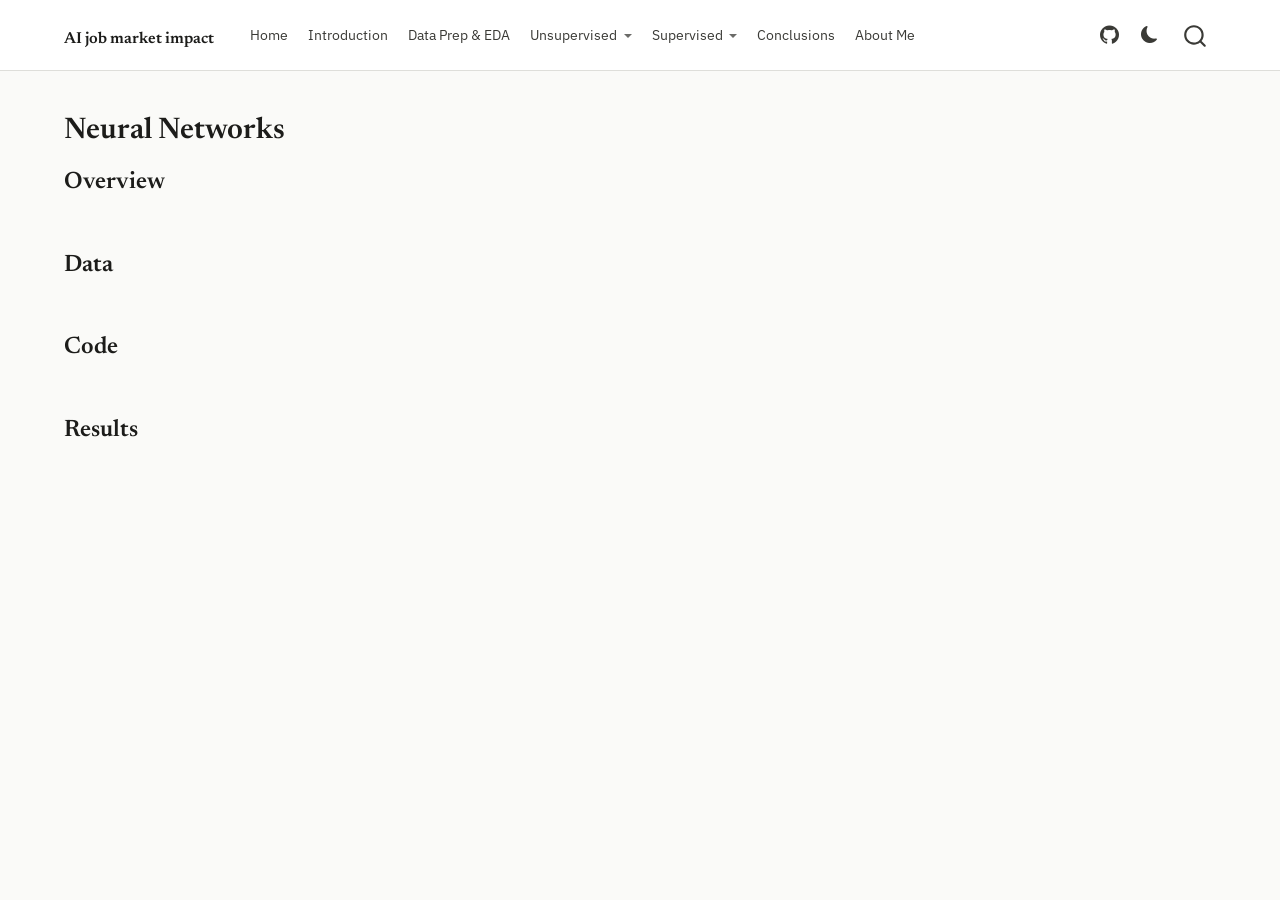
<file: docs/nn.html>
<!DOCTYPE html>
<html xmlns="http://www.w3.org/1999/xhtml" lang="en" xml:lang="en"><head>

<meta charset="utf-8">
<meta name="generator" content="quarto-1.10.18">

<meta name="viewport" content="width=device-width, initial-scale=1.0, user-scalable=yes">


<title>Neural Networks – AI job market impact</title>
<style>
/* Default styles provided by pandoc.
** See https://pandoc.org/MANUAL.html#variables-for-html for config info.
*/
span.smallcaps{font-variant: small-caps;}
div.columns{display: flex; gap: 1.5em;}
div.column{flex: auto;}
@media screen {
div.columns{gap: min(4vw, 1.5em);}
div.column{overflow-x: auto;}
}
div.hanging-indent{margin-left: 1.5em; text-indent: -1.5em;}
ul.task-list{list-style: none;}
ul.task-list li input[type="checkbox"] {
  width: 0.8em;
  margin: 0 0.8em 0.2em -1em; /* quarto-specific, see https://github.com/quarto-dev/quarto-cli/issues/4556 */ 
  vertical-align: middle;
}
</style>


<script src="site_libs/quarto-nav/quarto-nav.js"></script>
<script src="site_libs/quarto-nav/headroom.min.js"></script>
<script src="site_libs/clipboard/clipboard.min.js"></script>
<script src="site_libs/quarto-search/autocomplete.umd.js"></script>
<script src="site_libs/quarto-search/fuse.min.js"></script>
<script src="site_libs/quarto-search/quarto-search.js"></script>
<meta name="quarto:offset" content="./">
<script src="site_libs/quarto-html/quarto.js" type="module"></script>
<script src="site_libs/quarto-html/tabsets/tabsets.js" type="module"></script>
<script src="site_libs/quarto-html/popper.min.js"></script>
<script src="site_libs/quarto-html/tippy.umd.min.js"></script>
<script src="site_libs/quarto-html/anchor.min.js"></script>
<link href="site_libs/quarto-html/tippy.css" rel="stylesheet">
<link href="site_libs/quarto-html/quarto-syntax-highlighting-64a204ab8560d761af7679ceaba22944.css" rel="stylesheet" class="quarto-color-scheme" id="quarto-text-highlighting-styles">
<link href="site_libs/quarto-html/quarto-syntax-highlighting-dark-b85bc7c33db8c58e0ec93c3465666fed.css" rel="stylesheet" class="quarto-color-scheme quarto-color-alternate" id="quarto-text-highlighting-styles">
<link href="site_libs/quarto-html/quarto-syntax-highlighting-64a204ab8560d761af7679ceaba22944.css" rel="stylesheet" class="quarto-color-scheme-extra" id="quarto-text-highlighting-styles">
<script src="site_libs/bootstrap/bootstrap.min.js"></script>
<link href="site_libs/bootstrap/bootstrap-icons.css" rel="stylesheet">
<link href="site_libs/bootstrap/bootstrap-9084e66acd12eae0aa7de9a5ccb9a2e0.min.css" rel="stylesheet" append-hash="true" class="quarto-color-scheme" id="quarto-bootstrap" data-mode="light">
<link href="site_libs/bootstrap/bootstrap-dark-2d8c5dbd272956421086809e24861dbd.min.css" rel="stylesheet" append-hash="true" class="quarto-color-scheme quarto-color-alternate" id="quarto-bootstrap" data-mode="dark">
<link href="site_libs/bootstrap/bootstrap-9084e66acd12eae0aa7de9a5ccb9a2e0.min.css" rel="stylesheet" append-hash="true" class="quarto-color-scheme-extra" id="quarto-bootstrap" data-mode="light">
<script id="quarto-search-options" type="application/json">{
  "location": "navbar",
  "copy-button": false,
  "collapse-after": 3,
  "panel-placement": "end",
  "type": "overlay",
  "limit": 50,
  "keyboard-shortcut": [
    "f",
    "/",
    "s"
  ],
  "show-item-context": false,
  "language": {
    "search-no-results-text": "No results",
    "search-matching-documents-text": "matching documents",
    "search-copy-link-title": "Copy link to search",
    "search-hide-matches-text": "Hide additional matches",
    "search-more-match-text": "more match in this document",
    "search-more-matches-text": "more matches in this document",
    "search-clear-button-title": "Clear",
    "search-text-placeholder": "",
    "search-detached-cancel-button-title": "Cancel",
    "search-submit-button-title": "Submit",
    "search-label": "Search"
  }
}</script>


</head>

<body class="nav-fixed quarto-light"><script id="quarto-html-before-body" type="application/javascript">
    const toggleBodyColorMode = (bsSheetEl) => {
      const mode = bsSheetEl.getAttribute("data-mode");
      const bodyEl = window.document.querySelector("body");
      if (mode === "dark") {
        bodyEl.classList.add("quarto-dark");
        bodyEl.classList.remove("quarto-light");
      } else {
        bodyEl.classList.add("quarto-light");
        bodyEl.classList.remove("quarto-dark");
      }
    }
    const toggleBodyColorPrimary = () => {
      const bsSheetEl = window.document.querySelector("link#quarto-bootstrap:not([rel=disabled-stylesheet])");
      if (bsSheetEl) {
        toggleBodyColorMode(bsSheetEl);
      }
    }
    const setColorSchemeToggle = (alternate) => {
      const toggles = window.document.querySelectorAll('.quarto-color-scheme-toggle');
      for (let i=0; i < toggles.length; i++) {
        const toggle = toggles[i];
        if (toggle) {
          if (alternate) {
            toggle.classList.add("alternate");
          } else {
            toggle.classList.remove("alternate");
          }
        }
      }
    };
    const toggleColorMode = (alternate) => {
      // Switch the stylesheets
      const primaryStylesheets = window.document.querySelectorAll('link.quarto-color-scheme:not(.quarto-color-alternate)');
      const alternateStylesheets = window.document.querySelectorAll('link.quarto-color-scheme.quarto-color-alternate');
      manageTransitions('#quarto-margin-sidebar .nav-link', false);
      if (alternate) {
        // note: dark is layered on light, we don't disable primary!
        enableStylesheet(alternateStylesheets);
        for (const sheetNode of alternateStylesheets) {
          if (sheetNode.id === "quarto-bootstrap") {
            toggleBodyColorMode(sheetNode);
          }
        }
      } else {
        disableStylesheet(alternateStylesheets);
        enableStylesheet(primaryStylesheets)
        toggleBodyColorPrimary();
      }
      manageTransitions('#quarto-margin-sidebar .nav-link', true);
      // Switch the toggles
      setColorSchemeToggle(alternate)
      // Hack to workaround the fact that safari doesn't
      // properly recolor the scrollbar when toggling (#1455)
      if (navigator.userAgent.indexOf('Safari') > 0 && navigator.userAgent.indexOf('Chrome') == -1) {
        manageTransitions("body", false);
        window.scrollTo(0, 1);
        setTimeout(() => {
          window.scrollTo(0, 0);
          manageTransitions("body", true);
        }, 40);
      }
    }
    const disableStylesheet = (stylesheets) => {
      for (let i=0; i < stylesheets.length; i++) {
        const stylesheet = stylesheets[i];
        stylesheet.rel = 'disabled-stylesheet';
      }
    }
    const enableStylesheet = (stylesheets) => {
      for (let i=0; i < stylesheets.length; i++) {
        const stylesheet = stylesheets[i];
        if(stylesheet.rel !== 'stylesheet') { // for Chrome, which will still FOUC without this check
          stylesheet.rel = 'stylesheet';
        }
      }
    }
    const manageTransitions = (selector, allowTransitions) => {
      const els = window.document.querySelectorAll(selector);
      for (let i=0; i < els.length; i++) {
        const el = els[i];
        if (allowTransitions) {
          el.classList.remove('notransition');
        } else {
          el.classList.add('notransition');
        }
      }
    }
    const isFileUrl = () => {
      return window.location.protocol === 'file:';
    }
    const hasAlternateSentinel = () => {
      let styleSentinel = getColorSchemeSentinel();
      if (styleSentinel !== null) {
        return styleSentinel === "alternate";
      } else {
        return false;
      }
    }
    const setStyleSentinel = (alternate) => {
      const value = alternate ? "alternate" : "default";
      if (!isFileUrl()) {
        window.localStorage.setItem("quarto-color-scheme", value);
      } else {
        localAlternateSentinel = value;
      }
    }
    const getColorSchemeSentinel = () => {
      if (!isFileUrl()) {
        const storageValue = window.localStorage.getItem("quarto-color-scheme");
        return storageValue != null ? storageValue : localAlternateSentinel;
      } else {
        return localAlternateSentinel;
      }
    }
    const toggleGiscusIfUsed = (isAlternate, darkModeDefault) => {
      const baseTheme = document.querySelector('#giscus-base-theme')?.value ?? 'light';
      const alternateTheme = document.querySelector('#giscus-alt-theme')?.value ?? 'dark';
      let newTheme = '';
      if(authorPrefersDark) {
        newTheme = isAlternate ? baseTheme : alternateTheme;
      } else {
        newTheme = isAlternate ? alternateTheme : baseTheme;
      }
      const changeGiscusTheme = () => {
        // From: https://github.com/giscus/giscus/issues/336
        const sendMessage = (message) => {
          const iframe = document.querySelector('iframe.giscus-frame');
          if (!iframe) return;
          iframe.contentWindow.postMessage({ giscus: message }, 'https://giscus.app');
        }
        sendMessage({
          setConfig: {
            theme: newTheme
          }
        });
      }
      const isGiscussLoaded = window.document.querySelector('iframe.giscus-frame') !== null;
      if (isGiscussLoaded) {
        changeGiscusTheme();
      }
    };
    const authorPrefersDark = false;
    const darkModeDefault = authorPrefersDark;
      document.querySelector('link#quarto-text-highlighting-styles.quarto-color-scheme-extra').rel = 'disabled-stylesheet';
      document.querySelector('link#quarto-bootstrap.quarto-color-scheme-extra').rel = 'disabled-stylesheet';
    let localAlternateSentinel = darkModeDefault ? 'alternate' : 'default';
    // Dark / light mode switch
    window.quartoToggleColorScheme = () => {
      // Read the current dark / light value
      let toAlternate = !hasAlternateSentinel();
      toggleColorMode(toAlternate);
      setStyleSentinel(toAlternate);
      toggleGiscusIfUsed(toAlternate, darkModeDefault);
      window.dispatchEvent(new Event('resize'));
    };
    // Switch to dark mode if need be
    if (hasAlternateSentinel()) {
      toggleColorMode(true);
    } else {
      toggleColorMode(false);
    }
  </script>

<div id="quarto-search-results"></div>
  <header id="quarto-header" class="headroom fixed-top">
    <nav class="navbar navbar-expand-xl " data-bs-theme="dark">
      <div class="navbar-container container-fluid">
      <div class="navbar-brand-container mx-auto">
    <a class="navbar-brand" href="./index.html">
    <span class="navbar-title">AI job market impact</span>
    </a>
  </div>
            <div id="quarto-search" class="" title="Search"></div>
          <button class="navbar-toggler" type="button" data-bs-toggle="collapse" data-bs-target="#navbarCollapse" aria-controls="navbarCollapse" role="menu" aria-expanded="false" aria-label="Toggle navigation" onclick="if (window.quartoToggleHeadroom) { window.quartoToggleHeadroom(); }">
  <span class="navbar-toggler-icon"></span>
</button>
          <div class="collapse navbar-collapse" id="navbarCollapse">
            <ul class="navbar-nav navbar-nav-scroll me-auto">
  <li class="nav-item">
    <a class="nav-link" href="./index.html"> 
<span class="menu-text">Home</span></a>
  </li>  
  <li class="nav-item">
    <a class="nav-link" href="./introduction.html"> 
<span class="menu-text">Introduction</span></a>
  </li>  
  <li class="nav-item">
    <a class="nav-link" href="./dataprep_eda.html"> 
<span class="menu-text">Data Prep &amp; EDA</span></a>
  </li>  
  <li class="nav-item dropdown ">
    <a class="nav-link dropdown-toggle" href="#" id="nav-menu-unsupervised" role="link" data-bs-toggle="dropdown" aria-expanded="false">
 <span class="menu-text">Unsupervised</span>
    </a>
    <ul class="dropdown-menu" aria-labelledby="nav-menu-unsupervised">    
        <li>
    <a class="dropdown-item" href="./clustering.html">
 <span class="dropdown-text">Clustering</span></a>
  </li>  
        <li>
    <a class="dropdown-item" href="./pca.html">
 <span class="dropdown-text">PCA</span></a>
  </li>  
    </ul>
  </li>
  <li class="nav-item dropdown ">
    <a class="nav-link dropdown-toggle" href="#" id="nav-menu-supervised" role="link" data-bs-toggle="dropdown" aria-expanded="false">
 <span class="menu-text">Supervised</span>
    </a>
    <ul class="dropdown-menu" aria-labelledby="nav-menu-supervised">    
        <li>
    <a class="dropdown-item" href="./naivebayes.html">
 <span class="dropdown-text">Naive Bayes</span></a>
  </li>  
        <li>
    <a class="dropdown-item" href="./dectrees.html">
 <span class="dropdown-text">Decision Trees</span></a>
  </li>  
        <li>
    <a class="dropdown-item" href="./svm.html">
 <span class="dropdown-text">SVMs</span></a>
  </li>  
        <li>
    <a class="dropdown-item" href="./regression.html">
 <span class="dropdown-text">Regression</span></a>
  </li>  
        <li>
    <a class="dropdown-item" href="./nn.html">
 <span class="dropdown-text">Neural Networks</span></a>
  </li>  
    </ul>
  </li>
  <li class="nav-item">
    <a class="nav-link" href="./conclusions.html"> 
<span class="menu-text">Conclusions</span></a>
  </li>  
  <li class="nav-item">
    <a class="nav-link" href="./about.html"> 
<span class="menu-text">About Me</span></a>
  </li>  
</ul>
            <ul class="navbar-nav navbar-nav-scroll ms-auto">
  <li class="nav-item compact">
    <a class="nav-link" href="https://github.com/RahulHipparkar/ai-job-market-impact"> <i class="bi bi-github" role="img">
</i> 
<span class="menu-text"></span></a>
  </li>  
</ul>
          </div> <!-- /navcollapse -->
            <div class="quarto-navbar-tools">
  <a href="" class="quarto-color-scheme-toggle quarto-navigation-tool  px-1" onclick="window.quartoToggleColorScheme(); return false;" title="Toggle dark mode"><i class="bi"></i></a>
</div>
      </div> <!-- /container-fluid -->
    </nav>
</header>
<!-- content -->
<div id="quarto-content" class="quarto-container page-columns page-rows-contents page-layout-full page-navbar">
<!-- sidebar -->
<!-- margin-sidebar -->
    
<!-- main -->
<main class="content column-page" id="quarto-document-content">


<header id="title-block-header" class="quarto-title-block default">
<div class="quarto-title">
<h1 class="title">Neural Networks</h1>
</div>



<div class="quarto-title-meta column-page">

    
  
    
  </div>
  


</header>


<section id="overview" class="level2">
<h2 class="anchored" data-anchor-id="overview">Overview</h2>
</section>
<section id="data" class="level2">
<h2 class="anchored" data-anchor-id="data">Data</h2>
</section>
<section id="code" class="level2">
<h2 class="anchored" data-anchor-id="code">Code</h2>
</section>
<section id="results" class="level2">
<h2 class="anchored" data-anchor-id="results">Results</h2>


</section>

</main> <!-- /main -->
<script id="quarto-html-after-body" type="application/javascript">
  window.document.addEventListener("DOMContentLoaded", function (event) {
    // Ensure there is a toggle, if there isn't float one in the top right
    if (window.document.querySelector('.quarto-color-scheme-toggle') === null) {
      const a = window.document.createElement('a');
      a.classList.add('top-right');
      a.classList.add('quarto-color-scheme-toggle');
      a.href = "";
      a.onclick = function() { try { window.quartoToggleColorScheme(); } catch {} return false; };
      const i = window.document.createElement("i");
      i.classList.add('bi');
      a.appendChild(i);
      window.document.body.appendChild(a);
    }
    setColorSchemeToggle(hasAlternateSentinel())
    const icon = "";
    const anchorJS = new window.AnchorJS();
    anchorJS.options = {
      placement: 'right',
      icon: icon
    };
    anchorJS.add('.anchored');
    const isCodeAnnotation = (el) => {
      for (const clz of el.classList) {
        if (clz.startsWith('code-annotation-')) {                     
          return true;
        }
      }
      return false;
    }
    const onCopySuccess = function(e) {
      // button target
      const button = e.trigger;
      // don't keep focus
      button.blur();
      // flash "checked"
      button.classList.add('code-copy-button-checked');
      var currentTitle = button.getAttribute("title");
      button.setAttribute("title", "Copied!");
      let tooltip;
      if (window.bootstrap) {
        button.setAttribute("data-bs-toggle", "tooltip");
        button.setAttribute("data-bs-placement", "left");
        button.setAttribute("data-bs-title", "Copied!");
        tooltip = new bootstrap.Tooltip(button, 
          { trigger: "manual", 
            customClass: "code-copy-button-tooltip",
            offset: [0, -8]});
        tooltip.show();    
      }
      setTimeout(function() {
        if (tooltip) {
          tooltip.hide();
          button.removeAttribute("data-bs-title");
          button.removeAttribute("data-bs-toggle");
          button.removeAttribute("data-bs-placement");
        }
        button.setAttribute("title", currentTitle);
        button.classList.remove('code-copy-button-checked');
      }, 1000);
      // clear code selection
      e.clearSelection();
    }
    const getTextToCopy = function(trigger) {
      const outerScaffold = trigger.parentElement.cloneNode(true);
      const codeEl = outerScaffold.querySelector('code');
      for (const childEl of codeEl.children) {
        if (isCodeAnnotation(childEl)) {
          childEl.remove();
        }
      }
      return codeEl.innerText;
    }
    const clipboard = new window.ClipboardJS('.code-copy-button:not([data-in-quarto-modal])', {
      text: getTextToCopy
    });
    clipboard.on('success', onCopySuccess);
    if (window.document.getElementById('quarto-embedded-source-code-modal')) {
      const clipboardModal = new window.ClipboardJS('.code-copy-button[data-in-quarto-modal]', {
        text: getTextToCopy,
        container: window.document.getElementById('quarto-embedded-source-code-modal')
      });
      clipboardModal.on('success', onCopySuccess);
    }
      var localhostRegex = new RegExp(/^(?:http|https):\/\/localhost\:?[0-9]*\//);
      var mailtoRegex = new RegExp(/^mailto:/);
        var filterRegex = new RegExp('/' + window.location.host + '/');
      var isInternal = (href) => {
          return filterRegex.test(href) || localhostRegex.test(href) || mailtoRegex.test(href);
      }
      // Inspect non-navigation links and adorn them if external
     var links = window.document.querySelectorAll('a[href]:not(.nav-link):not(.navbar-brand):not(.toc-action):not(.sidebar-link):not(.sidebar-item-toggle):not(.pagination-link):not(.no-external):not([aria-hidden]):not(.dropdown-item):not(.quarto-navigation-tool):not(.about-link)');
      for (var i=0; i<links.length; i++) {
        const link = links[i];
        if (!isInternal(link.href)) {
          // undo the damage that might have been done by quarto-nav.js in the case of
          // links that we want to consider external
          if (link.dataset.originalHref !== undefined) {
            link.href = link.dataset.originalHref;
          }
        }
      }
    function tippyHover(el, contentFn, onTriggerFn, onUntriggerFn) {
      const config = {
        allowHTML: true,
        maxWidth: 500,
        delay: 100,
        arrow: false,
        appendTo: function(el) {
            return el.parentElement;
        },
        interactive: true,
        interactiveBorder: 10,
        theme: 'quarto',
        placement: 'bottom-start',
      };
      if (contentFn) {
        config.content = contentFn;
      }
      if (onTriggerFn) {
        config.onTrigger = onTriggerFn;
      }
      if (onUntriggerFn) {
        config.onUntrigger = onUntriggerFn;
      }
      window.tippy(el, config); 
    }
    const noterefs = window.document.querySelectorAll('a[role="doc-noteref"]');
    for (var i=0; i<noterefs.length; i++) {
      const ref = noterefs[i];
      tippyHover(ref, function() {
        // use id or data attribute instead here
        let href = ref.getAttribute('data-footnote-href') || ref.getAttribute('href');
        try { href = new URL(href).hash; } catch {}
        const id = href.replace(/^#\/?/, "");
        const note = window.document.getElementById(id);
        if (note) {
          return note.innerHTML;
        } else {
          return "";
        }
      });
    }
    const xrefs = window.document.querySelectorAll('a.quarto-xref');
    const processXRef = (id, note) => {
      // Strip column container classes
      const stripColumnClz = (el) => {
        el.classList.remove("page-full", "page-columns");
        if (el.children) {
          for (const child of el.children) {
            stripColumnClz(child);
          }
        }
      }
      stripColumnClz(note)
      if (id === null || id.startsWith('sec-')) {
        // Special case sections, only their first couple elements
        const container = document.createElement("div");
        if (note.children && note.children.length > 2) {
          container.appendChild(note.children[0].cloneNode(true));
          for (let i = 1; i < note.children.length; i++) {
            const child = note.children[i];
            if (child.tagName === "P" && child.innerText === "") {
              continue;
            } else {
              container.appendChild(child.cloneNode(true));
              break;
            }
          }
          if (window.Quarto?.typesetMath) {
            window.Quarto.typesetMath(container);
          }
          return container.innerHTML
        } else {
          if (window.Quarto?.typesetMath) {
            window.Quarto.typesetMath(note);
          }
          return note.innerHTML;
        }
      } else {
        // Remove any anchor links if they are present
        const anchorLink = note.querySelector('a.anchorjs-link');
        if (anchorLink) {
          anchorLink.remove();
        }
        if (window.Quarto?.typesetMath) {
          window.Quarto.typesetMath(note);
        }
        if (note.classList.contains("callout")) {
          return note.outerHTML;
        } else {
          return note.innerHTML;
        }
      }
    }
    for (var i=0; i<xrefs.length; i++) {
      const xref = xrefs[i];
      tippyHover(xref, undefined, function(instance) {
        instance.disable();
        let url = xref.getAttribute('href');
        let hash = undefined; 
        if (url.startsWith('#')) {
          hash = url;
        } else {
          try { hash = new URL(url).hash; } catch {}
        }
        if (hash) {
          const id = hash.replace(/^#\/?/, "");
          const note = window.document.getElementById(id);
          if (note !== null) {
            try {
              const html = processXRef(id, note.cloneNode(true));
              instance.setContent(html);
            } finally {
              instance.enable();
              instance.show();
            }
          } else {
            // See if we can fetch this
            fetch(url.split('#')[0])
            .then(res => res.text())
            .then(html => {
              const parser = new DOMParser();
              const htmlDoc = parser.parseFromString(html, "text/html");
              const note = htmlDoc.getElementById(id);
              if (note !== null) {
                const html = processXRef(id, note);
                instance.setContent(html);
              } 
            }).finally(() => {
              instance.enable();
              instance.show();
            });
          }
        } else {
          // See if we can fetch a full url (with no hash to target)
          // This is a special case and we should probably do some content thinning / targeting
          fetch(url)
          .then(res => res.text())
          .then(html => {
            const parser = new DOMParser();
            const htmlDoc = parser.parseFromString(html, "text/html");
            const note = htmlDoc.querySelector('main.content');
            if (note !== null) {
              // This should only happen for chapter cross references
              // (since there is no id in the URL)
              // remove the first header
              if (note.children.length > 0 && note.children[0].tagName === "HEADER") {
                note.children[0].remove();
              }
              const html = processXRef(null, note);
              instance.setContent(html);
            } 
          }).finally(() => {
            instance.enable();
            instance.show();
          });
        }
      }, function(instance) {
      });
    }
        let selectedAnnoteEl;
        const selectorForAnnotation = ( cell, annotation) => {
          let cellAttr = 'data-code-cell="' + cell + '"';
          let lineAttr = 'data-code-annotation="' +  annotation + '"';
          const selector = 'span[' + cellAttr + '][' + lineAttr + ']';
          return selector;
        }
        const selectCodeLines = (annoteEl) => {
          const doc = window.document;
          const targetCell = annoteEl.getAttribute("data-target-cell");
          const targetAnnotation = annoteEl.getAttribute("data-target-annotation");
          const annoteSpan = window.document.querySelector(selectorForAnnotation(targetCell, targetAnnotation));
          const lines = annoteSpan.getAttribute("data-code-lines").split(",");
          const lineIds = lines.map((line) => {
            return targetCell + "-" + line;
          })
          let top = null;
          let height = null;
          let parent = null;
          if (lineIds.length > 0) {
              //compute the position of the single el (top and bottom and make a div)
              const el = window.document.getElementById(lineIds[0]);
              top = el.offsetTop;
              height = el.offsetHeight;
              parent = el.parentElement.parentElement;
            if (lineIds.length > 1) {
              const lastEl = window.document.getElementById(lineIds[lineIds.length - 1]);
              const bottom = lastEl.offsetTop + lastEl.offsetHeight;
              height = bottom - top;
            }
            if (top !== null && height !== null && parent !== null) {
              // cook up a div (if necessary) and position it 
              let div = window.document.getElementById("code-annotation-line-highlight");
              if (div === null) {
                div = window.document.createElement("div");
                div.setAttribute("id", "code-annotation-line-highlight");
                div.style.position = 'absolute';
                parent.appendChild(div);
              }
              div.style.top = top - 2 + "px";
              div.style.height = height + 4 + "px";
              div.style.left = 0;
              let gutterDiv = window.document.getElementById("code-annotation-line-highlight-gutter");
              if (gutterDiv === null) {
                gutterDiv = window.document.createElement("div");
                gutterDiv.setAttribute("id", "code-annotation-line-highlight-gutter");
                gutterDiv.style.position = 'absolute';
                const codeCell = window.document.getElementById(targetCell);
                const gutter = codeCell.querySelector('.code-annotation-gutter');
                gutter.appendChild(gutterDiv);
              }
              gutterDiv.style.top = top - 2 + "px";
              gutterDiv.style.height = height + 4 + "px";
            }
            selectedAnnoteEl = annoteEl;
          }
        };
        const unselectCodeLines = () => {
          const elementsIds = ["code-annotation-line-highlight", "code-annotation-line-highlight-gutter"];
          elementsIds.forEach((elId) => {
            const div = window.document.getElementById(elId);
            if (div) {
              div.remove();
            }
          });
          selectedAnnoteEl = undefined;
        };
          // Handle positioning of the toggle
      window.addEventListener(
        "resize",
        throttle(() => {
          elRect = undefined;
          if (selectedAnnoteEl) {
            selectCodeLines(selectedAnnoteEl);
          }
        }, 10)
      );
      function throttle(fn, ms) {
      let throttle = false;
      let timer;
        return (...args) => {
          if(!throttle) { // first call gets through
              fn.apply(this, args);
              throttle = true;
          } else { // all the others get throttled
              if(timer) clearTimeout(timer); // cancel #2
              timer = setTimeout(() => {
                fn.apply(this, args);
                timer = throttle = false;
              }, ms);
          }
        };
      }
        // Attach click handler to the DT
        const annoteDls = window.document.querySelectorAll('dt[data-target-cell]');
        for (const annoteDlNode of annoteDls) {
          annoteDlNode.addEventListener('click', (event) => {
            const clickedEl = event.target;
            if (clickedEl !== selectedAnnoteEl) {
              unselectCodeLines();
              const activeEl = window.document.querySelector('dt[data-target-cell].code-annotation-active');
              if (activeEl) {
                activeEl.classList.remove('code-annotation-active');
              }
              selectCodeLines(clickedEl);
              clickedEl.classList.add('code-annotation-active');
            } else {
              // Unselect the line
              unselectCodeLines();
              clickedEl.classList.remove('code-annotation-active');
            }
          });
        }
    const findCites = (el) => {
      const parentEl = el.parentElement;
      if (parentEl) {
        const cites = parentEl.dataset.cites;
        if (cites) {
          return {
            el,
            cites: cites.split(' ')
          };
        } else {
          return findCites(el.parentElement)
        }
      } else {
        return undefined;
      }
    };
    var bibliorefs = window.document.querySelectorAll('a[role="doc-biblioref"]');
    for (var i=0; i<bibliorefs.length; i++) {
      const ref = bibliorefs[i];
      const citeInfo = findCites(ref);
      if (citeInfo) {
        tippyHover(citeInfo.el, function() {
          var popup = window.document.createElement('div');
          citeInfo.cites.forEach(function(cite) {
            var citeDiv = window.document.createElement('div');
            citeDiv.classList.add('hanging-indent');
            citeDiv.classList.add('csl-entry');
            var biblioDiv = window.document.getElementById('ref-' + cite);
            if (biblioDiv) {
              citeDiv.innerHTML = biblioDiv.innerHTML;
            }
            popup.appendChild(citeDiv);
          });
          return popup.innerHTML;
        });
      }
    }
  });
  </script>
</div> <!-- /content -->




</body></html>
</file>
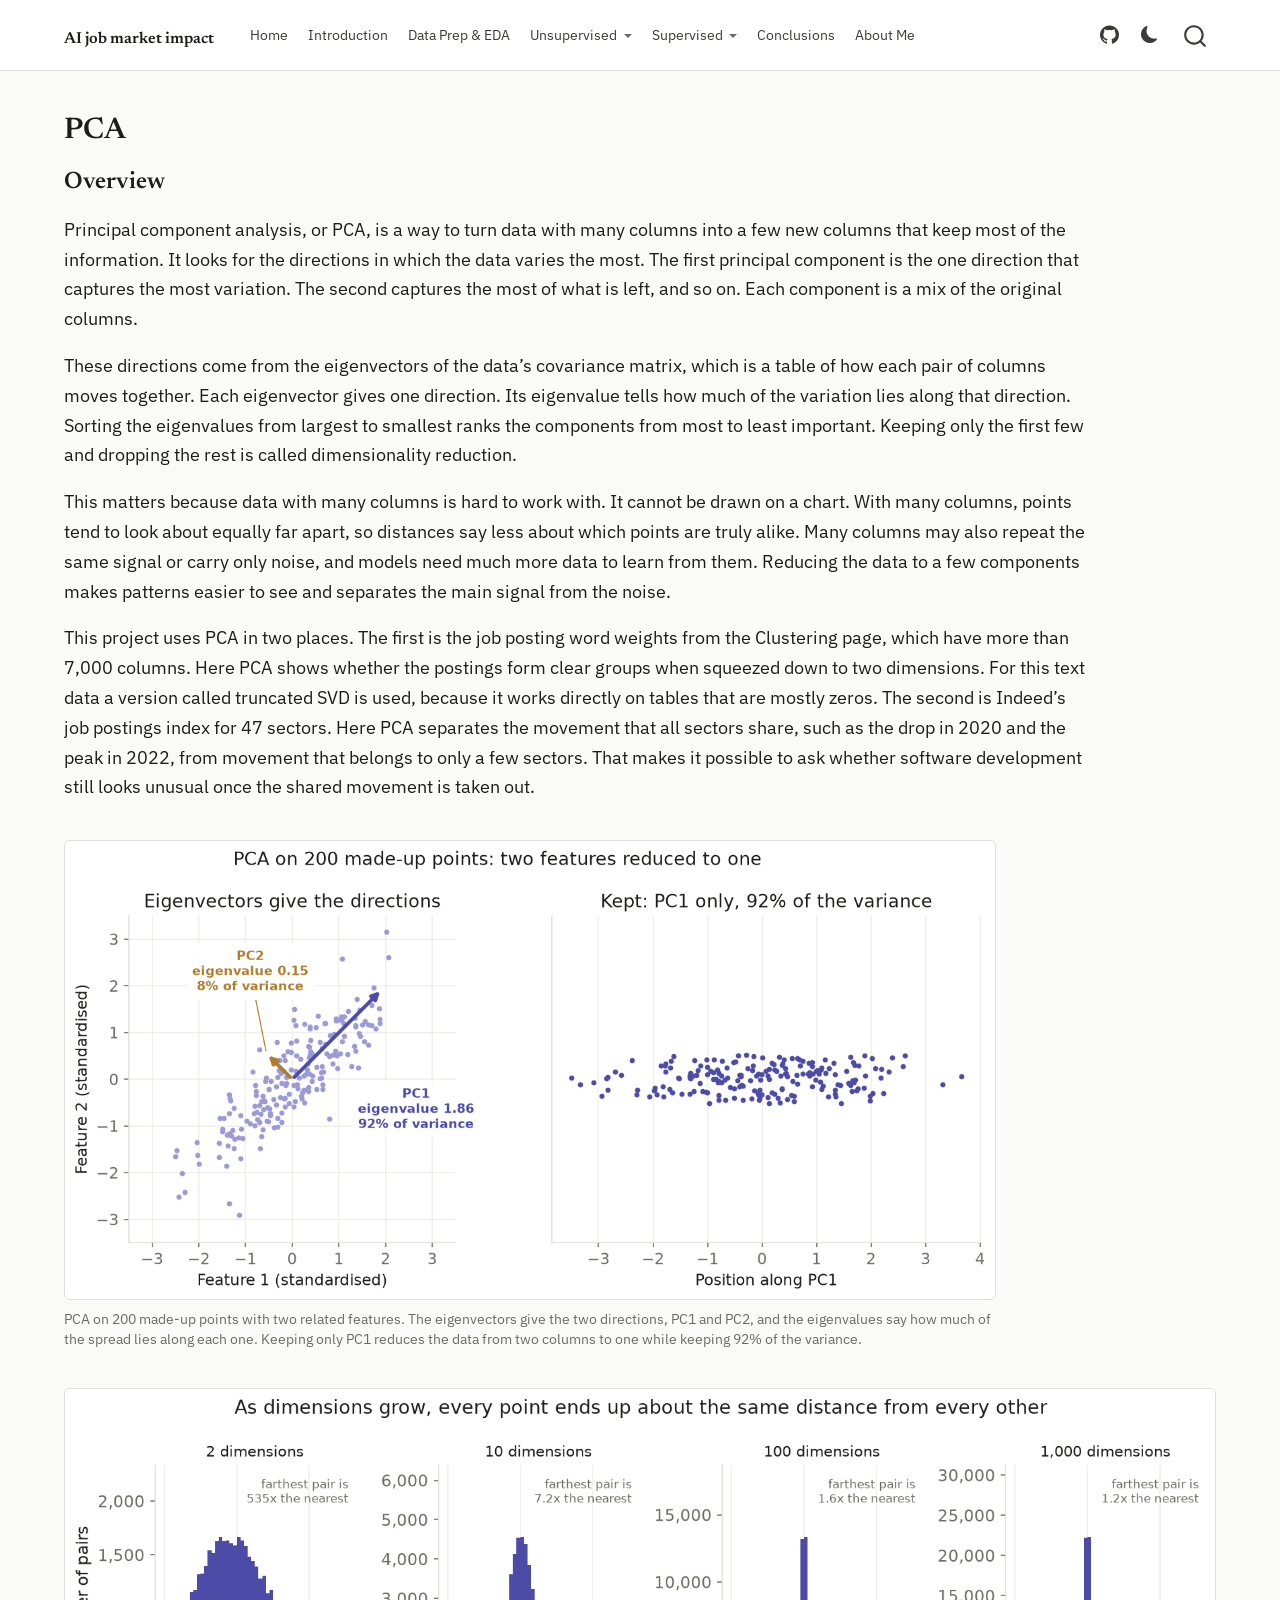
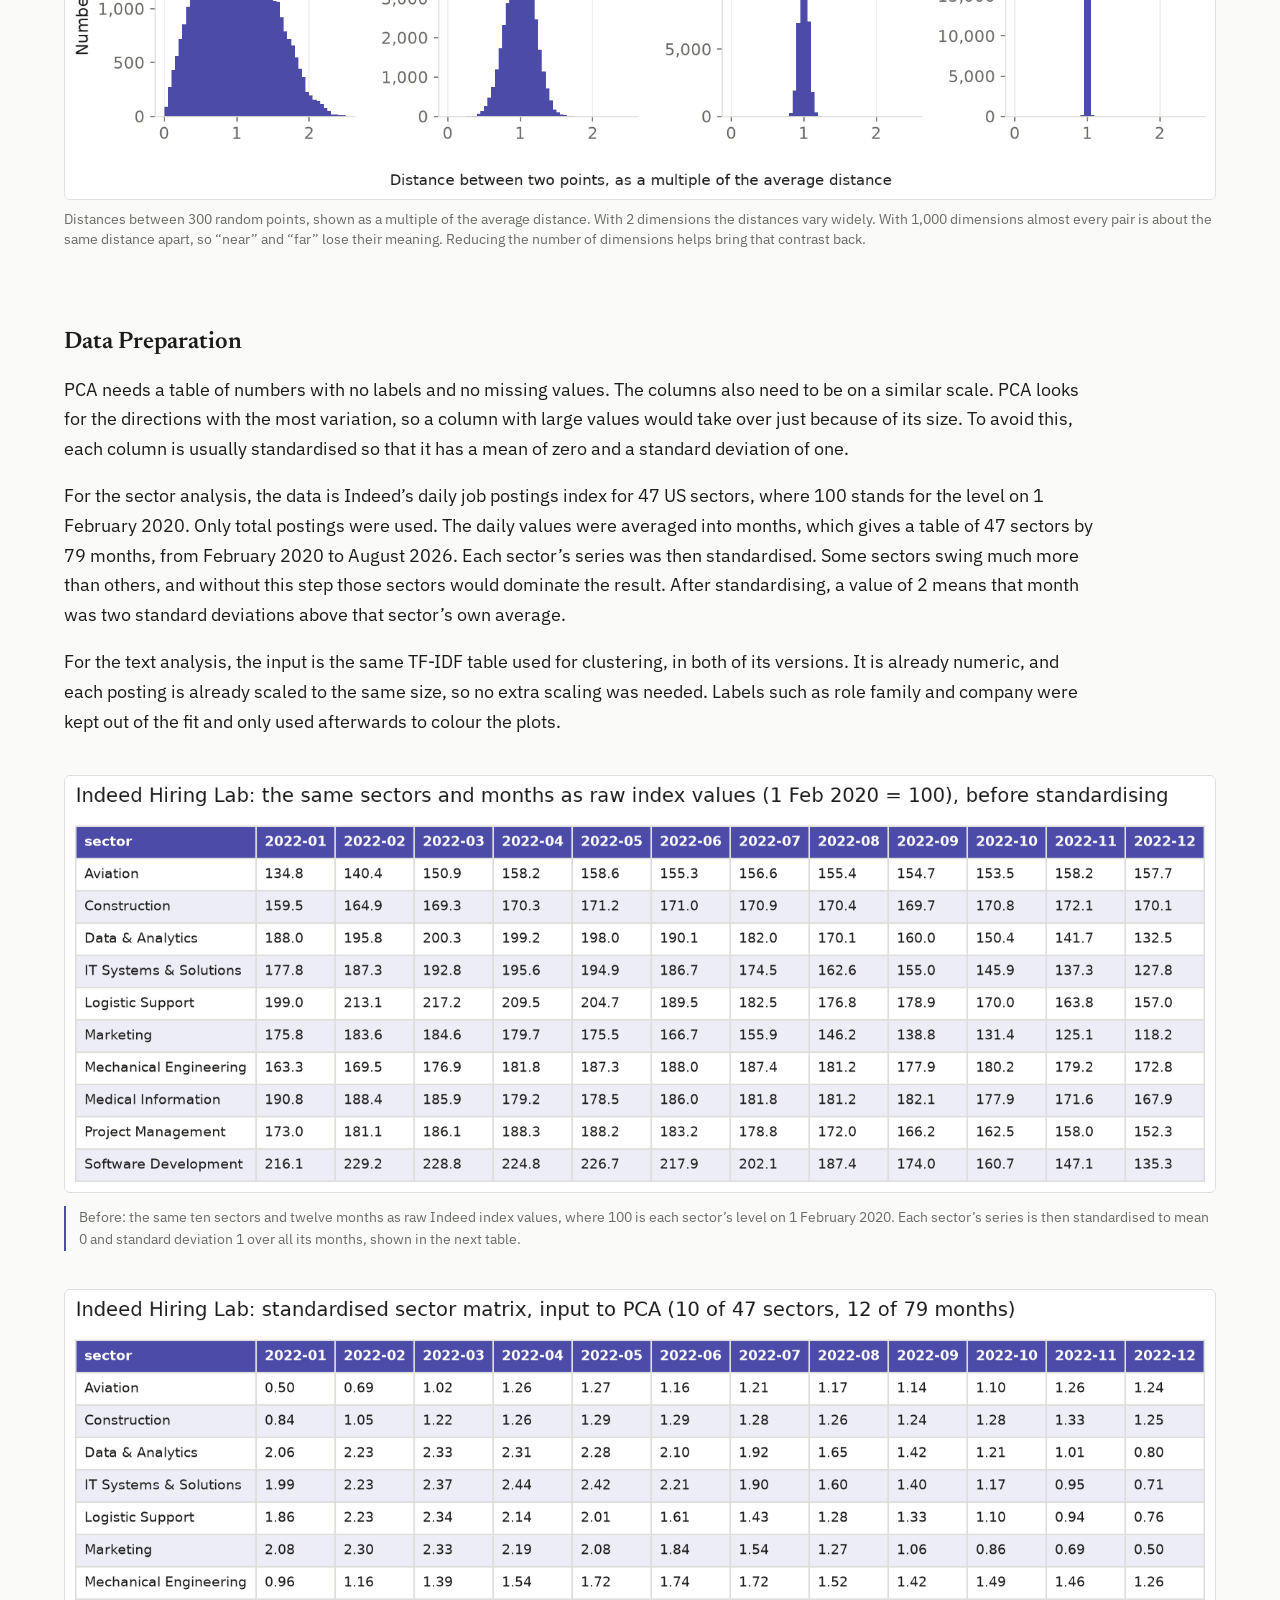
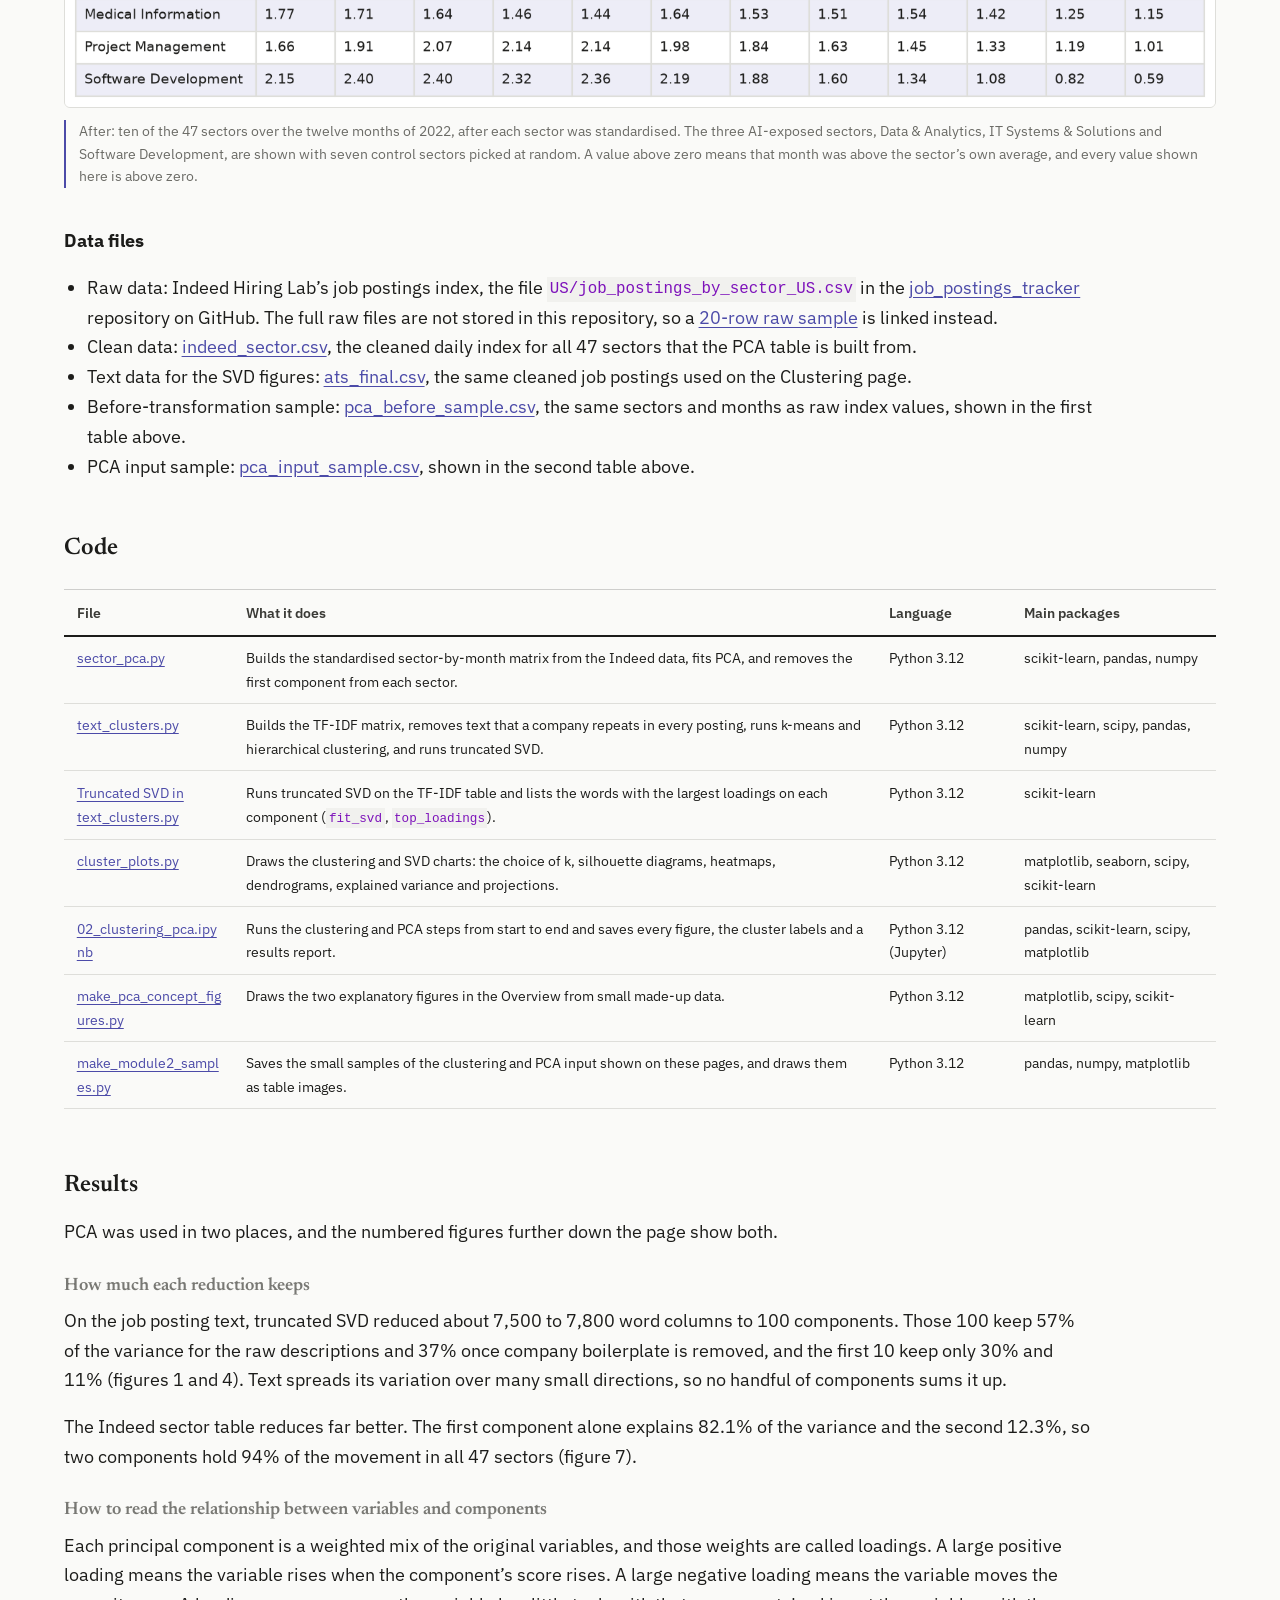
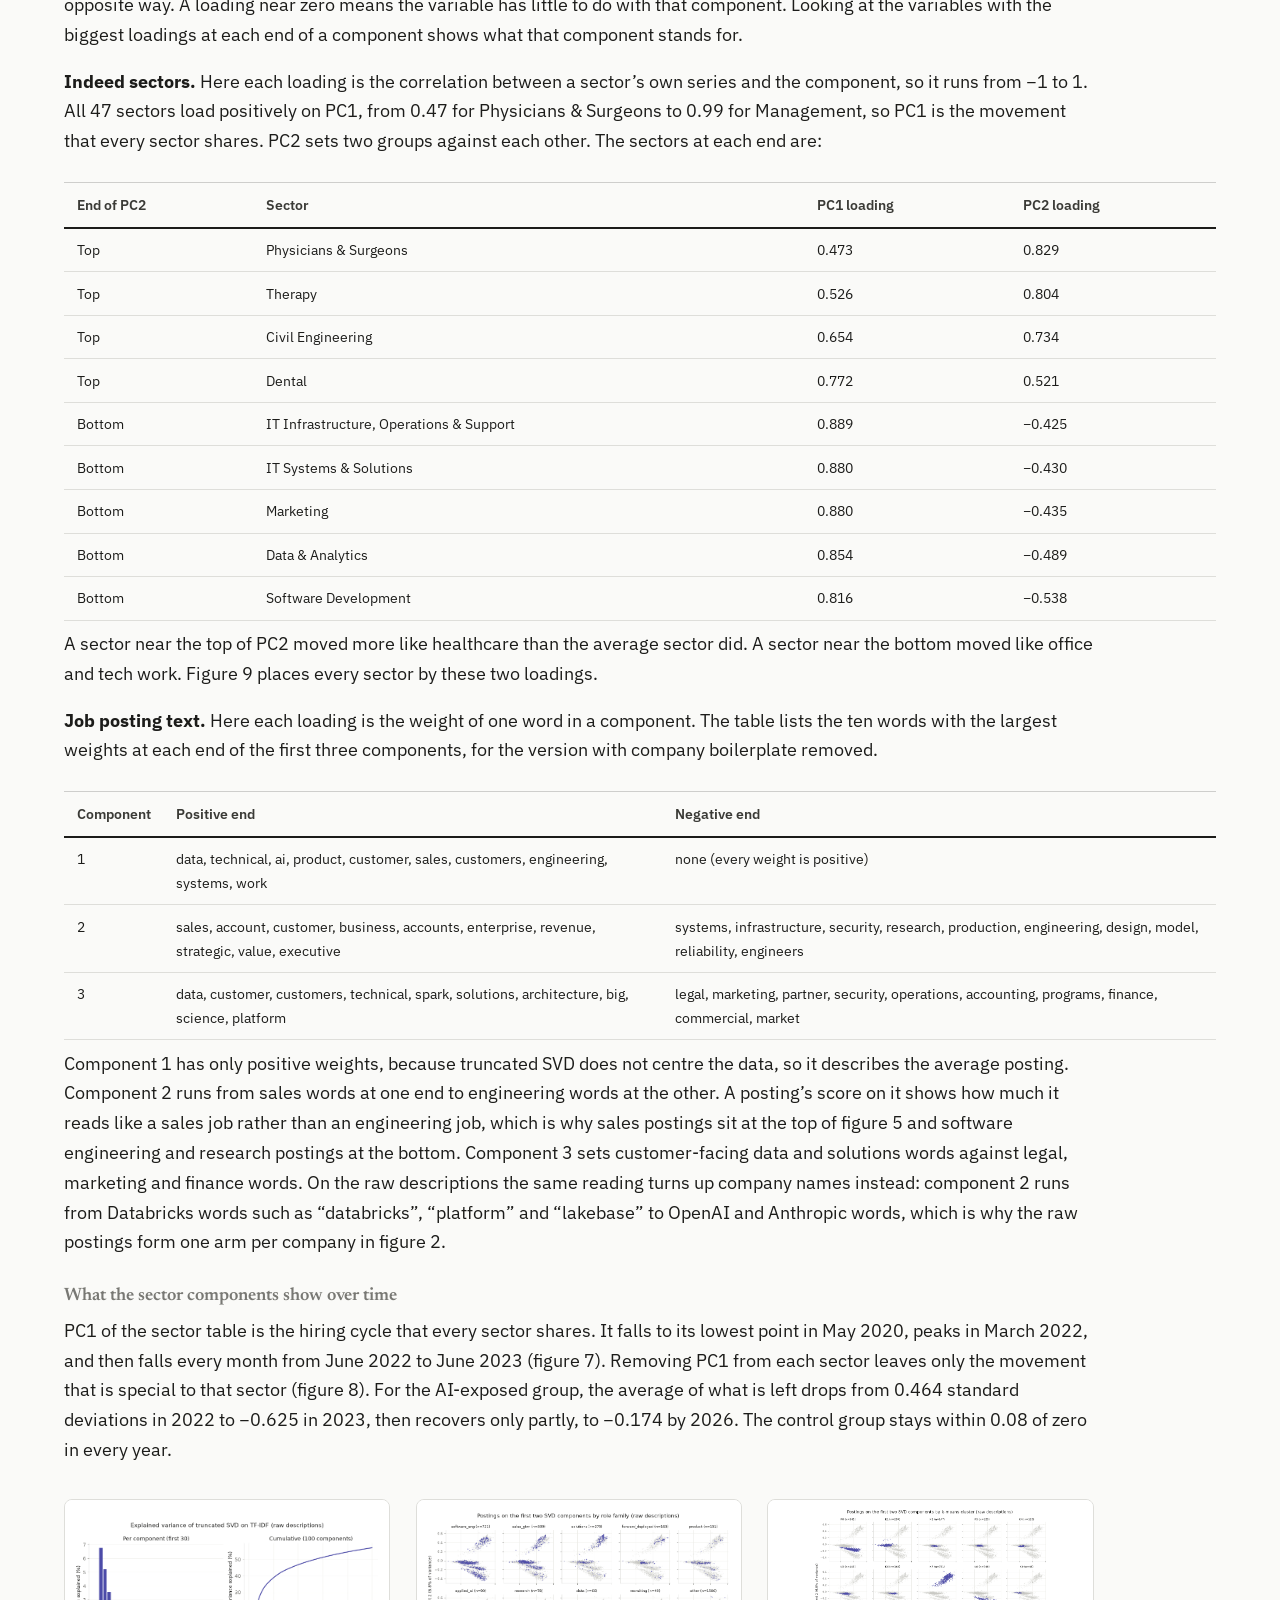
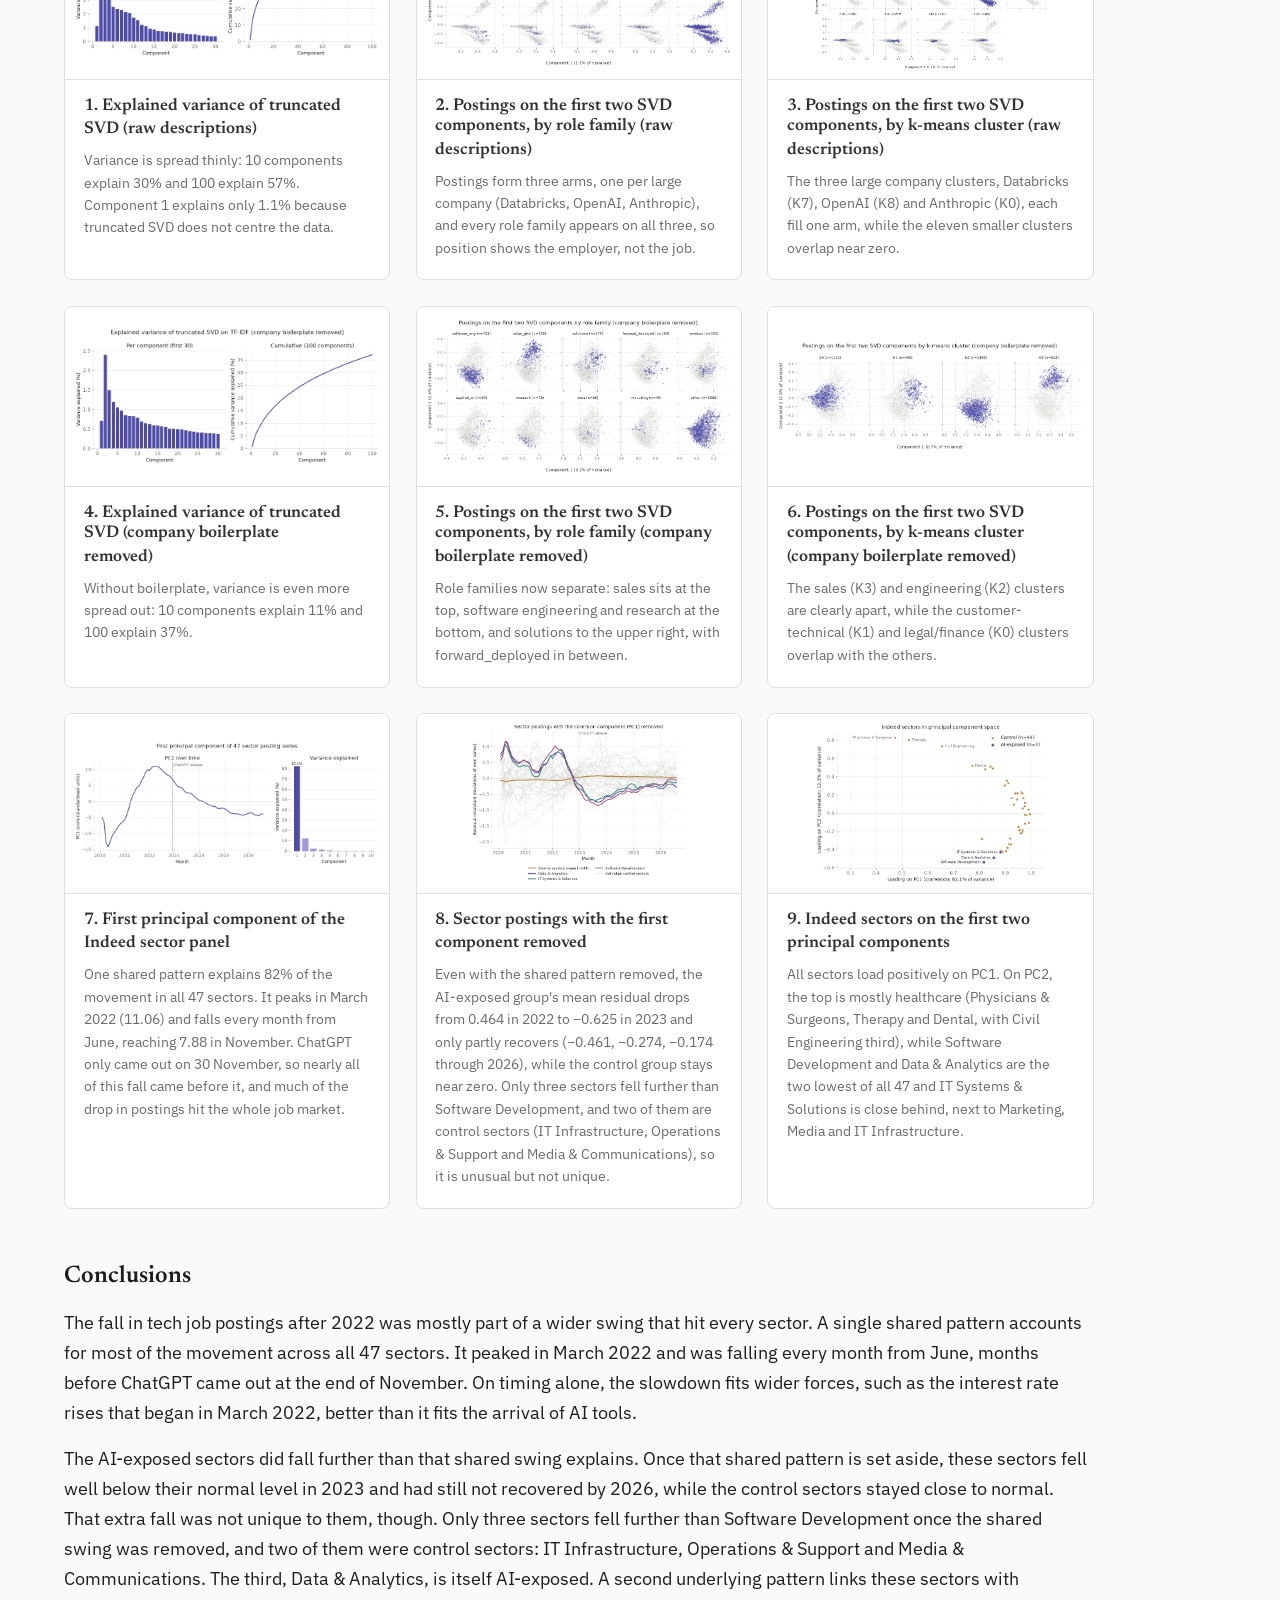
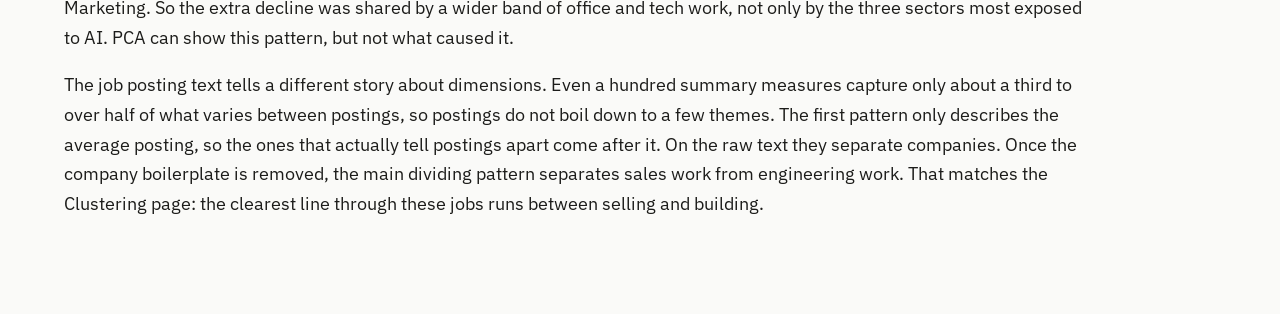
<file: docs/pca.html>
<!DOCTYPE html>
<html xmlns="http://www.w3.org/1999/xhtml" lang="en" xml:lang="en"><head>

<meta charset="utf-8">
<meta name="generator" content="quarto-1.10.18">

<meta name="viewport" content="width=device-width, initial-scale=1.0, user-scalable=yes">


<title>PCA – AI job market impact</title>
<style>
/* Default styles provided by pandoc.
** See https://pandoc.org/MANUAL.html#variables-for-html for config info.
*/
span.smallcaps{font-variant: small-caps;}
div.columns{display: flex; gap: 1.5em;}
div.column{flex: auto;}
@media screen {
div.columns{gap: min(4vw, 1.5em);}
div.column{overflow-x: auto;}
}
div.hanging-indent{margin-left: 1.5em; text-indent: -1.5em;}
ul.task-list{list-style: none;}
ul.task-list li input[type="checkbox"] {
  width: 0.8em;
  margin: 0 0.8em 0.2em -1em; /* quarto-specific, see https://github.com/quarto-dev/quarto-cli/issues/4556 */ 
  vertical-align: middle;
}
</style>


<script src="site_libs/quarto-nav/quarto-nav.js"></script>
<script src="site_libs/quarto-nav/headroom.min.js"></script>
<script src="site_libs/clipboard/clipboard.min.js"></script>
<script src="site_libs/quarto-search/autocomplete.umd.js"></script>
<script src="site_libs/quarto-search/fuse.min.js"></script>
<script src="site_libs/quarto-search/quarto-search.js"></script>
<meta name="quarto:offset" content="./">
<script src="site_libs/quarto-html/quarto.js" type="module"></script>
<script src="site_libs/quarto-html/tabsets/tabsets.js" type="module"></script>
<script src="site_libs/quarto-html/popper.min.js"></script>
<script src="site_libs/quarto-html/tippy.umd.min.js"></script>
<script src="site_libs/quarto-html/anchor.min.js"></script>
<link href="site_libs/quarto-html/tippy.css" rel="stylesheet">
<link href="site_libs/quarto-html/quarto-syntax-highlighting-64a204ab8560d761af7679ceaba22944.css" rel="stylesheet" class="quarto-color-scheme" id="quarto-text-highlighting-styles">
<link href="site_libs/quarto-html/quarto-syntax-highlighting-dark-b85bc7c33db8c58e0ec93c3465666fed.css" rel="stylesheet" class="quarto-color-scheme quarto-color-alternate" id="quarto-text-highlighting-styles">
<link href="site_libs/quarto-html/quarto-syntax-highlighting-64a204ab8560d761af7679ceaba22944.css" rel="stylesheet" class="quarto-color-scheme-extra" id="quarto-text-highlighting-styles">
<script src="site_libs/bootstrap/bootstrap.min.js"></script>
<link href="site_libs/bootstrap/bootstrap-icons.css" rel="stylesheet">
<link href="site_libs/bootstrap/bootstrap-9084e66acd12eae0aa7de9a5ccb9a2e0.min.css" rel="stylesheet" append-hash="true" class="quarto-color-scheme" id="quarto-bootstrap" data-mode="light">
<link href="site_libs/bootstrap/bootstrap-dark-2d8c5dbd272956421086809e24861dbd.min.css" rel="stylesheet" append-hash="true" class="quarto-color-scheme quarto-color-alternate" id="quarto-bootstrap" data-mode="dark">
<link href="site_libs/bootstrap/bootstrap-9084e66acd12eae0aa7de9a5ccb9a2e0.min.css" rel="stylesheet" append-hash="true" class="quarto-color-scheme-extra" id="quarto-bootstrap" data-mode="light">
<script id="quarto-search-options" type="application/json">{
  "location": "navbar",
  "copy-button": false,
  "collapse-after": 3,
  "panel-placement": "end",
  "type": "overlay",
  "limit": 50,
  "keyboard-shortcut": [
    "f",
    "/",
    "s"
  ],
  "show-item-context": false,
  "language": {
    "search-no-results-text": "No results",
    "search-matching-documents-text": "matching documents",
    "search-copy-link-title": "Copy link to search",
    "search-hide-matches-text": "Hide additional matches",
    "search-more-match-text": "more match in this document",
    "search-more-matches-text": "more matches in this document",
    "search-clear-button-title": "Clear",
    "search-text-placeholder": "",
    "search-detached-cancel-button-title": "Cancel",
    "search-submit-button-title": "Submit",
    "search-label": "Search"
  }
}</script>


</head>

<body class="nav-fixed quarto-light"><script id="quarto-html-before-body" type="application/javascript">
    const toggleBodyColorMode = (bsSheetEl) => {
      const mode = bsSheetEl.getAttribute("data-mode");
      const bodyEl = window.document.querySelector("body");
      if (mode === "dark") {
        bodyEl.classList.add("quarto-dark");
        bodyEl.classList.remove("quarto-light");
      } else {
        bodyEl.classList.add("quarto-light");
        bodyEl.classList.remove("quarto-dark");
      }
    }
    const toggleBodyColorPrimary = () => {
      const bsSheetEl = window.document.querySelector("link#quarto-bootstrap:not([rel=disabled-stylesheet])");
      if (bsSheetEl) {
        toggleBodyColorMode(bsSheetEl);
      }
    }
    const setColorSchemeToggle = (alternate) => {
      const toggles = window.document.querySelectorAll('.quarto-color-scheme-toggle');
      for (let i=0; i < toggles.length; i++) {
        const toggle = toggles[i];
        if (toggle) {
          if (alternate) {
            toggle.classList.add("alternate");
          } else {
            toggle.classList.remove("alternate");
          }
        }
      }
    };
    const toggleColorMode = (alternate) => {
      // Switch the stylesheets
      const primaryStylesheets = window.document.querySelectorAll('link.quarto-color-scheme:not(.quarto-color-alternate)');
      const alternateStylesheets = window.document.querySelectorAll('link.quarto-color-scheme.quarto-color-alternate');
      manageTransitions('#quarto-margin-sidebar .nav-link', false);
      if (alternate) {
        // note: dark is layered on light, we don't disable primary!
        enableStylesheet(alternateStylesheets);
        for (const sheetNode of alternateStylesheets) {
          if (sheetNode.id === "quarto-bootstrap") {
            toggleBodyColorMode(sheetNode);
          }
        }
      } else {
        disableStylesheet(alternateStylesheets);
        enableStylesheet(primaryStylesheets)
        toggleBodyColorPrimary();
      }
      manageTransitions('#quarto-margin-sidebar .nav-link', true);
      // Switch the toggles
      setColorSchemeToggle(alternate)
      // Hack to workaround the fact that safari doesn't
      // properly recolor the scrollbar when toggling (#1455)
      if (navigator.userAgent.indexOf('Safari') > 0 && navigator.userAgent.indexOf('Chrome') == -1) {
        manageTransitions("body", false);
        window.scrollTo(0, 1);
        setTimeout(() => {
          window.scrollTo(0, 0);
          manageTransitions("body", true);
        }, 40);
      }
    }
    const disableStylesheet = (stylesheets) => {
      for (let i=0; i < stylesheets.length; i++) {
        const stylesheet = stylesheets[i];
        stylesheet.rel = 'disabled-stylesheet';
      }
    }
    const enableStylesheet = (stylesheets) => {
      for (let i=0; i < stylesheets.length; i++) {
        const stylesheet = stylesheets[i];
        if(stylesheet.rel !== 'stylesheet') { // for Chrome, which will still FOUC without this check
          stylesheet.rel = 'stylesheet';
        }
      }
    }
    const manageTransitions = (selector, allowTransitions) => {
      const els = window.document.querySelectorAll(selector);
      for (let i=0; i < els.length; i++) {
        const el = els[i];
        if (allowTransitions) {
          el.classList.remove('notransition');
        } else {
          el.classList.add('notransition');
        }
      }
    }
    const isFileUrl = () => {
      return window.location.protocol === 'file:';
    }
    const hasAlternateSentinel = () => {
      let styleSentinel = getColorSchemeSentinel();
      if (styleSentinel !== null) {
        return styleSentinel === "alternate";
      } else {
        return false;
      }
    }
    const setStyleSentinel = (alternate) => {
      const value = alternate ? "alternate" : "default";
      if (!isFileUrl()) {
        window.localStorage.setItem("quarto-color-scheme", value);
      } else {
        localAlternateSentinel = value;
      }
    }
    const getColorSchemeSentinel = () => {
      if (!isFileUrl()) {
        const storageValue = window.localStorage.getItem("quarto-color-scheme");
        return storageValue != null ? storageValue : localAlternateSentinel;
      } else {
        return localAlternateSentinel;
      }
    }
    const toggleGiscusIfUsed = (isAlternate, darkModeDefault) => {
      const baseTheme = document.querySelector('#giscus-base-theme')?.value ?? 'light';
      const alternateTheme = document.querySelector('#giscus-alt-theme')?.value ?? 'dark';
      let newTheme = '';
      if(authorPrefersDark) {
        newTheme = isAlternate ? baseTheme : alternateTheme;
      } else {
        newTheme = isAlternate ? alternateTheme : baseTheme;
      }
      const changeGiscusTheme = () => {
        // From: https://github.com/giscus/giscus/issues/336
        const sendMessage = (message) => {
          const iframe = document.querySelector('iframe.giscus-frame');
          if (!iframe) return;
          iframe.contentWindow.postMessage({ giscus: message }, 'https://giscus.app');
        }
        sendMessage({
          setConfig: {
            theme: newTheme
          }
        });
      }
      const isGiscussLoaded = window.document.querySelector('iframe.giscus-frame') !== null;
      if (isGiscussLoaded) {
        changeGiscusTheme();
      }
    };
    const authorPrefersDark = false;
    const darkModeDefault = authorPrefersDark;
      document.querySelector('link#quarto-text-highlighting-styles.quarto-color-scheme-extra').rel = 'disabled-stylesheet';
      document.querySelector('link#quarto-bootstrap.quarto-color-scheme-extra').rel = 'disabled-stylesheet';
    let localAlternateSentinel = darkModeDefault ? 'alternate' : 'default';
    // Dark / light mode switch
    window.quartoToggleColorScheme = () => {
      // Read the current dark / light value
      let toAlternate = !hasAlternateSentinel();
      toggleColorMode(toAlternate);
      setStyleSentinel(toAlternate);
      toggleGiscusIfUsed(toAlternate, darkModeDefault);
      window.dispatchEvent(new Event('resize'));
    };
    // Switch to dark mode if need be
    if (hasAlternateSentinel()) {
      toggleColorMode(true);
    } else {
      toggleColorMode(false);
    }
  </script>

<div id="quarto-search-results"></div>
  <header id="quarto-header" class="headroom fixed-top">
    <nav class="navbar navbar-expand-xl " data-bs-theme="dark">
      <div class="navbar-container container-fluid">
      <div class="navbar-brand-container mx-auto">
    <a class="navbar-brand" href="./index.html">
    <span class="navbar-title">AI job market impact</span>
    </a>
  </div>
            <div id="quarto-search" class="" title="Search"></div>
          <button class="navbar-toggler" type="button" data-bs-toggle="collapse" data-bs-target="#navbarCollapse" aria-controls="navbarCollapse" role="menu" aria-expanded="false" aria-label="Toggle navigation" onclick="if (window.quartoToggleHeadroom) { window.quartoToggleHeadroom(); }">
  <span class="navbar-toggler-icon"></span>
</button>
          <div class="collapse navbar-collapse" id="navbarCollapse">
            <ul class="navbar-nav navbar-nav-scroll me-auto">
  <li class="nav-item">
    <a class="nav-link" href="./index.html"> 
<span class="menu-text">Home</span></a>
  </li>  
  <li class="nav-item">
    <a class="nav-link" href="./introduction.html"> 
<span class="menu-text">Introduction</span></a>
  </li>  
  <li class="nav-item">
    <a class="nav-link" href="./dataprep_eda.html"> 
<span class="menu-text">Data Prep &amp; EDA</span></a>
  </li>  
  <li class="nav-item dropdown ">
    <a class="nav-link dropdown-toggle" href="#" id="nav-menu-unsupervised" role="link" data-bs-toggle="dropdown" aria-expanded="false">
 <span class="menu-text">Unsupervised</span>
    </a>
    <ul class="dropdown-menu" aria-labelledby="nav-menu-unsupervised">    
        <li>
    <a class="dropdown-item" href="./clustering.html">
 <span class="dropdown-text">Clustering</span></a>
  </li>  
        <li>
    <a class="dropdown-item" href="./pca.html">
 <span class="dropdown-text">PCA</span></a>
  </li>  
    </ul>
  </li>
  <li class="nav-item dropdown ">
    <a class="nav-link dropdown-toggle" href="#" id="nav-menu-supervised" role="link" data-bs-toggle="dropdown" aria-expanded="false">
 <span class="menu-text">Supervised</span>
    </a>
    <ul class="dropdown-menu" aria-labelledby="nav-menu-supervised">    
        <li>
    <a class="dropdown-item" href="./naivebayes.html">
 <span class="dropdown-text">Naive Bayes</span></a>
  </li>  
        <li>
    <a class="dropdown-item" href="./dectrees.html">
 <span class="dropdown-text">Decision Trees</span></a>
  </li>  
        <li>
    <a class="dropdown-item" href="./regression.html">
 <span class="dropdown-text">Regression</span></a>
  </li>  
        <li>
    <a class="dropdown-item" href="./adaboost.html">
 <span class="dropdown-text">AdaBoost</span></a>
  </li>  
        <li>
    <a class="dropdown-item" href="./gradientboosting.html">
 <span class="dropdown-text">Gradient Boosting</span></a>
  </li>  
        <li>
    <a class="dropdown-item" href="./xgboost.html">
 <span class="dropdown-text">XGBoost</span></a>
  </li>  
    </ul>
  </li>
  <li class="nav-item">
    <a class="nav-link" href="./conclusions.html"> 
<span class="menu-text">Conclusions</span></a>
  </li>  
  <li class="nav-item">
    <a class="nav-link" href="./about.html"> 
<span class="menu-text">About Me</span></a>
  </li>  
</ul>
            <ul class="navbar-nav navbar-nav-scroll ms-auto">
  <li class="nav-item compact">
    <a class="nav-link" href="https://github.com/RahulHipparkar/ai-job-market-impact"> <i class="bi bi-github" role="img">
</i> 
<span class="menu-text"></span></a>
  </li>  
</ul>
          </div> <!-- /navcollapse -->
            <div class="quarto-navbar-tools">
  <a href="" class="quarto-color-scheme-toggle quarto-navigation-tool  px-1" onclick="window.quartoToggleColorScheme(); return false;" title="Toggle dark mode"><i class="bi"></i></a>
</div>
      </div> <!-- /container-fluid -->
    </nav>
</header>
<!-- content -->
<div id="quarto-content" class="quarto-container page-columns page-rows-contents page-layout-full page-navbar">
<!-- sidebar -->
<!-- margin-sidebar -->
    
<!-- main -->
<main class="content column-page" id="quarto-document-content">


<header id="title-block-header" class="quarto-title-block default">
<div class="quarto-title">
<h1 class="title">PCA</h1>
</div>



<div class="quarto-title-meta column-page">

    
  
    
  </div>
  


</header>


<section id="overview" class="level2">
<h2 class="anchored" data-anchor-id="overview">Overview</h2>
<p>Principal component analysis, or PCA, is a way to turn data with many columns into a few new columns that keep most of the information. It looks for the directions in which the data varies the most. The first principal component is the one direction that captures the most variation. The second captures the most of what is left, and so on. Each component is a mix of the original columns.</p>
<p>These directions come from the eigenvectors of the data’s covariance matrix, which is a table of how each pair of columns moves together. Each eigenvector gives one direction. Its eigenvalue tells how much of the variation lies along that direction. Sorting the eigenvalues from largest to smallest ranks the components from most to least important. Keeping only the first few and dropping the rest is called dimensionality reduction.</p>
<p>This matters because data with many columns is hard to work with. It cannot be drawn on a chart. With many columns, points tend to look about equally far apart, so distances say less about which points are truly alike. Many columns may also repeat the same signal or carry only noise, and models need much more data to learn from them. Reducing the data to a few components makes patterns easier to see and separates the main signal from the noise.</p>
<p>This project uses PCA in two places. The first is the job posting word weights from the Clustering page, which have more than 7,000 columns. Here PCA shows whether the postings form clear groups when squeezed down to two dimensions. For this text data a version called truncated SVD is used, because it works directly on tables that are mostly zeros. The second is Indeed’s job postings index for 47 sectors. Here PCA separates the movement that all sectors share, such as the drop in 2020 and the peak in 2022, from movement that belongs to only a few sectors. That makes it possible to ask whether software development still looks unusual once the shared movement is taken out.</p>
<div class="quarto-figure quarto-figure-center">
<figure class="figure">
<p><img src="figures/pca_concept_components.png" class="img-fluid figure-img" alt="Two panels. Left: a cloud of made-up points stretched along a diagonal, with a long arrow along the diagonal labelled PC1, eigenvalue 1.86, 92 percent of variance, and a short arrow across it labelled PC2, eigenvalue 0.15, 8 percent of variance. Right: the same points laid out along a single line, their position on PC1."></p>
<figcaption>PCA on 200 made-up points with two related features. The eigenvectors give the two directions, PC1 and PC2, and the eigenvalues say how much of the spread lies along each one. Keeping only PC1 reduces the data from two columns to one while keeping 92% of the variance.</figcaption>
</figure>
</div>
<div class="quarto-figure quarto-figure-center">
<figure class="figure">
<p><img src="figures/pca_concept_dimensions.png" class="img-fluid figure-img" alt="Four histograms of distances between random points, for 2, 10, 100 and 1,000 dimensions. The spread of distances narrows from wide to a single thin spike at 1 as the number of dimensions grows. Labels show the farthest pair is 535 times the nearest in 2 dimensions, 7.2 times in 10, 1.6 times in 100 and 1.2 times in 1,000."></p>
<figcaption>Distances between 300 random points, shown as a multiple of the average distance. With 2 dimensions the distances vary widely. With 1,000 dimensions almost every pair is about the same distance apart, so “near” and “far” lose their meaning. Reducing the number of dimensions helps bring that contrast back.</figcaption>
</figure>
</div>
</section>
<section id="data-preparation" class="level2">
<h2 class="anchored" data-anchor-id="data-preparation">Data Preparation</h2>
<p>PCA needs a table of numbers with no labels and no missing values. The columns also need to be on a similar scale. PCA looks for the directions with the most variation, so a column with large values would take over just because of its size. To avoid this, each column is usually standardised so that it has a mean of zero and a standard deviation of one.</p>
<p>For the sector analysis, the data is Indeed’s daily job postings index for 47 US sectors, where 100 stands for the level on 1 February 2020. Only total postings were used. The daily values were averaged into months, which gives a table of 47 sectors by 79 months, from February 2020 to August 2026. Each sector’s series was then standardised. Some sectors swing much more than others, and without this step those sectors would dominate the result. After standardising, a value of 2 means that month was two standard deviations above that sector’s own average.</p>
<p>For the text analysis, the input is the same TF-IDF table used for clustering, in both of its versions. It is already numeric, and each posting is already scaled to the same size, so no extra scaling was needed. Labels such as role family and company were kept out of the fit and only used afterwards to colour the plots.</p>
<div class="sample-figure">
<p><img src="figures/samples/pca_before_sample.png" class="img-fluid" alt="Table of the same 10 Indeed sectors by the 12 months of 2022, each cell a raw monthly posting index value between about 118 and 229, where 100 is the level on 1 February 2020."></p>
<p>Before: the same ten sectors and twelve months as raw Indeed index values, where 100 is each sector’s level on 1 February 2020. Each sector’s series is then standardised to mean 0 and standard deviation 1 over all its months, shown in the next table.</p>
</div>
<div class="sample-figure">
<p><img src="figures/samples/pca_input_sample.png" class="img-fluid" alt="Table of 10 Indeed sectors by the 12 months of 2022, each cell a standardised posting index value, mostly between 0.5 and 2.4."></p>
<p>After: ten of the 47 sectors over the twelve months of 2022, after each sector was standardised. The three AI-exposed sectors, Data &amp; Analytics, IT Systems &amp; Solutions and Software Development, are shown with seven control sectors picked at random. A value above zero means that month was above the sector’s own average, and every value shown here is above zero.</p>
</div>
<p><strong>Data files</strong></p>
<ul>
<li>Raw data: Indeed Hiring Lab’s job postings index, the file <code>US/job_postings_by_sector_US.csv</code> in the <a href="https://github.com/hiring-lab/job_postings_tracker">job_postings_tracker</a> repository on GitHub. The full raw files are not stored in this repository, so a <a href="https://github.com/RahulHipparkar/ai-job-market-impact/blob/main/data/samples/indeed_sector_raw_sample.csv">20-row raw sample</a> is linked instead.</li>
<li>Clean data: <a href="https://github.com/RahulHipparkar/ai-job-market-impact/blob/main/data/processed/indeed_sector.csv">indeed_sector.csv</a>, the cleaned daily index for all 47 sectors that the PCA table is built from.</li>
<li>Text data for the SVD figures: <a href="https://github.com/RahulHipparkar/ai-job-market-impact/blob/main/data/processed/ats_final.csv">ats_final.csv</a>, the same cleaned job postings used on the Clustering page.</li>
<li>Before-transformation sample: <a href="https://github.com/RahulHipparkar/ai-job-market-impact/blob/main/data/samples/pca_before_sample.csv">pca_before_sample.csv</a>, the same sectors and months as raw index values, shown in the first table above.</li>
<li>PCA input sample: <a href="https://github.com/RahulHipparkar/ai-job-market-impact/blob/main/data/samples/pca_input_sample.csv">pca_input_sample.csv</a>, shown in the second table above.</li>
</ul>
</section>
<section id="code" class="level2">
<h2 class="anchored" data-anchor-id="code">Code</h2>
<div class="table-wrap">
<table class="caption-top table">
<thead>
<tr class="header">
<th>File</th>
<th>What it does</th>
<th>Language</th>
<th>Main packages</th>
</tr>
</thead>
<tbody>
<tr class="odd">
<td><a href="https://github.com/RahulHipparkar/ai-job-market-impact/blob/main/src/sector_pca.py">sector_pca.py</a></td>
<td>Builds the standardised sector-by-month matrix from the Indeed data, fits PCA, and removes the first component from each sector.</td>
<td>Python 3.12</td>
<td>scikit-learn, pandas, numpy</td>
</tr>
<tr class="even">
<td><a href="https://github.com/RahulHipparkar/ai-job-market-impact/blob/main/src/text_clusters.py">text_clusters.py</a></td>
<td>Builds the TF-IDF matrix, removes text that a company repeats in every posting, runs k-means and hierarchical clustering, and runs truncated SVD.</td>
<td>Python 3.12</td>
<td>scikit-learn, scipy, pandas, numpy</td>
</tr>
<tr class="odd">
<td><a href="https://github.com/RahulHipparkar/ai-job-market-impact/blob/main/src/text_clusters.py">Truncated SVD in text_clusters.py</a></td>
<td>Runs truncated SVD on the TF-IDF table and lists the words with the largest loadings on each component (<code>fit_svd</code>, <code>top_loadings</code>).</td>
<td>Python 3.12</td>
<td>scikit-learn</td>
</tr>
<tr class="even">
<td><a href="https://github.com/RahulHipparkar/ai-job-market-impact/blob/main/src/cluster_plots.py">cluster_plots.py</a></td>
<td>Draws the clustering and SVD charts: the choice of k, silhouette diagrams, heatmaps, dendrograms, explained variance and projections.</td>
<td>Python 3.12</td>
<td>matplotlib, seaborn, scipy, scikit-learn</td>
</tr>
<tr class="odd">
<td><a href="https://github.com/RahulHipparkar/ai-job-market-impact/blob/main/notebooks/02_clustering_pca.ipynb">02_clustering_pca.ipynb</a></td>
<td>Runs the clustering and PCA steps from start to end and saves every figure, the cluster labels and a results report.</td>
<td>Python 3.12 (Jupyter)</td>
<td>pandas, scikit-learn, scipy, matplotlib</td>
</tr>
<tr class="even">
<td><a href="https://github.com/RahulHipparkar/ai-job-market-impact/blob/main/src/make_pca_concept_figures.py">make_pca_concept_figures.py</a></td>
<td>Draws the two explanatory figures in the Overview from small made-up data.</td>
<td>Python 3.12</td>
<td>matplotlib, scipy, scikit-learn</td>
</tr>
<tr class="odd">
<td><a href="https://github.com/RahulHipparkar/ai-job-market-impact/blob/main/src/make_module2_samples.py">make_module2_samples.py</a></td>
<td>Saves the small samples of the clustering and PCA input shown on these pages, and draws them as table images.</td>
<td>Python 3.12</td>
<td>pandas, numpy, matplotlib</td>
</tr>
</tbody>
</table>
</div>
</section>
<section id="results" class="level2">
<h2 class="anchored" data-anchor-id="results">Results</h2>
<p>PCA was used in two places, and the numbered figures further down the page show both.</p>
<section id="how-much-each-reduction-keeps" class="level3">
<h3 class="anchored" data-anchor-id="how-much-each-reduction-keeps">How much each reduction keeps</h3>
<p>On the job posting text, truncated SVD reduced about 7,500 to 7,800 word columns to 100 components. Those 100 keep 57% of the variance for the raw descriptions and 37% once company boilerplate is removed, and the first 10 keep only 30% and 11% (figures 1 and 4). Text spreads its variation over many small directions, so no handful of components sums it up.</p>
<p>The Indeed sector table reduces far better. The first component alone explains 82.1% of the variance and the second 12.3%, so two components hold 94% of the movement in all 47 sectors (figure 7).</p>
</section>
<section id="how-to-read-the-relationship-between-variables-and-components" class="level3">
<h3 class="anchored" data-anchor-id="how-to-read-the-relationship-between-variables-and-components">How to read the relationship between variables and components</h3>
<p>Each principal component is a weighted mix of the original variables, and those weights are called loadings. A large positive loading means the variable rises when the component’s score rises. A large negative loading means the variable moves the opposite way. A loading near zero means the variable has little to do with that component. Looking at the variables with the biggest loadings at each end of a component shows what that component stands for.</p>
<p><strong>Indeed sectors.</strong> Here each loading is the correlation between a sector’s own series and the component, so it runs from −1 to 1. All 47 sectors load positively on PC1, from 0.47 for Physicians &amp; Surgeons to 0.99 for Management, so PC1 is the movement that every sector shares. PC2 sets two groups against each other. The sectors at each end are:</p>
<div class="table-wrap">
<table class="caption-top table">
<thead>
<tr class="header">
<th>End of PC2</th>
<th>Sector</th>
<th>PC1 loading</th>
<th>PC2 loading</th>
</tr>
</thead>
<tbody>
<tr class="odd">
<td>Top</td>
<td>Physicians &amp; Surgeons</td>
<td>0.473</td>
<td>0.829</td>
</tr>
<tr class="even">
<td>Top</td>
<td>Therapy</td>
<td>0.526</td>
<td>0.804</td>
</tr>
<tr class="odd">
<td>Top</td>
<td>Civil Engineering</td>
<td>0.654</td>
<td>0.734</td>
</tr>
<tr class="even">
<td>Top</td>
<td>Dental</td>
<td>0.772</td>
<td>0.521</td>
</tr>
<tr class="odd">
<td>Bottom</td>
<td>IT Infrastructure, Operations &amp; Support</td>
<td>0.889</td>
<td>−0.425</td>
</tr>
<tr class="even">
<td>Bottom</td>
<td>IT Systems &amp; Solutions</td>
<td>0.880</td>
<td>−0.430</td>
</tr>
<tr class="odd">
<td>Bottom</td>
<td>Marketing</td>
<td>0.880</td>
<td>−0.435</td>
</tr>
<tr class="even">
<td>Bottom</td>
<td>Data &amp; Analytics</td>
<td>0.854</td>
<td>−0.489</td>
</tr>
<tr class="odd">
<td>Bottom</td>
<td>Software Development</td>
<td>0.816</td>
<td>−0.538</td>
</tr>
</tbody>
</table>
</div>
<p>A sector near the top of PC2 moved more like healthcare than the average sector did. A sector near the bottom moved like office and tech work. Figure 9 places every sector by these two loadings.</p>
<p><strong>Job posting text.</strong> Here each loading is the weight of one word in a component. The table lists the ten words with the largest weights at each end of the first three components, for the version with company boilerplate removed.</p>
<div class="table-wrap">
<table class="caption-top table">
<colgroup>
<col style="width: 33%">
<col style="width: 33%">
<col style="width: 33%">
</colgroup>
<thead>
<tr class="header">
<th>Component</th>
<th>Positive end</th>
<th>Negative end</th>
</tr>
</thead>
<tbody>
<tr class="odd">
<td>1</td>
<td>data, technical, ai, product, customer, sales, customers, engineering, systems, work</td>
<td>none (every weight is positive)</td>
</tr>
<tr class="even">
<td>2</td>
<td>sales, account, customer, business, accounts, enterprise, revenue, strategic, value, executive</td>
<td>systems, infrastructure, security, research, production, engineering, design, model, reliability, engineers</td>
</tr>
<tr class="odd">
<td>3</td>
<td>data, customer, customers, technical, spark, solutions, architecture, big, science, platform</td>
<td>legal, marketing, partner, security, operations, accounting, programs, finance, commercial, market</td>
</tr>
</tbody>
</table>
</div>
<p>Component 1 has only positive weights, because truncated SVD does not centre the data, so it describes the average posting. Component 2 runs from sales words at one end to engineering words at the other. A posting’s score on it shows how much it reads like a sales job rather than an engineering job, which is why sales postings sit at the top of figure 5 and software engineering and research postings at the bottom. Component 3 sets customer-facing data and solutions words against legal, marketing and finance words. On the raw descriptions the same reading turns up company names instead: component 2 runs from Databricks words such as “databricks”, “platform” and “lakebase” to OpenAI and Anthropic words, which is why the raw postings form one arm per company in figure 2.</p>
</section>
<section id="what-the-sector-components-show-over-time" class="level3">
<h3 class="anchored" data-anchor-id="what-the-sector-components-show-over-time">What the sector components show over time</h3>
<p>PC1 of the sector table is the hiring cycle that every sector shares. It falls to its lowest point in May 2020, peaks in March 2022, and then falls every month from June 2022 to June 2023 (figure 7). Removing PC1 from each sector leaves only the movement that is special to that sector (figure 8). For the AI-exposed group, the average of what is left drops from 0.464 standard deviations in 2022 to −0.625 in 2023, then recovers only partly, to −0.174 by 2026. The control group stays within 0.08 of zero in every year.</p>
<!-- The cards sit in a raw HTML block, as on the Data Prep page. Captions
here are HTML, so use <p>, <em> and <a> rather than markdown. -->
<div class="figure-grid">
<div class="figure-card">
  <a href="figures/ats_svd_scree_raw.png">
    <img src="figures/thumbs/ats_svd_scree_raw.png" alt="Two charts for truncated SVD on the TF-IDF matrix of the raw job descriptions. Left: bars show the percent of variance explained by each of the first 30 components, tallest at component 2 with about 7 percent. Right: the cumulative variance explained rises to about 57 percent at 100 components.">
  </a>
  <div class="figure-card-body">
    <h4 class="anchored">1. Explained variance of truncated SVD (raw descriptions)</h4>
    <p>Variance is spread thinly: 10 components explain 30% and 100 explain 57%. Component 1 explains only 1.1% because truncated SVD does not centre the data.</p>
  </div>
</div>

<div class="figure-card">
  <a href="figures/ats_svd_role_family_raw.png">
    <img src="figures/thumbs/ats_svd_role_family_raw.png" alt="Ten small scatter plots of postings on the first two SVD components of the raw job descriptions, one panel per role family. Each panel shows that family in colour over all postings in grey. The postings form three long arms.">
  </a>
  <div class="figure-card-body">
    <h4 class="anchored">2. Postings on the first two SVD components, by role family (raw descriptions)</h4>
    <p>Postings form three arms, one per large company (Databricks, OpenAI, Anthropic), and every role family appears on all three, so position shows the employer, not the job.</p>
  </div>
</div>

<div class="figure-card">
  <a href="figures/ats_svd_kmeans_raw.png">
    <img src="figures/thumbs/ats_svd_kmeans_raw.png" alt="Fourteen small scatter plots of postings on the first two SVD components of the raw job descriptions, one panel per k-means cluster, each shown in colour over all postings in grey.">
  </a>
  <div class="figure-card-body">
    <h4 class="anchored">3. Postings on the first two SVD components, by k-means cluster (raw descriptions)</h4>
    <p>The three large company clusters, Databricks (K7), OpenAI (K8) and Anthropic (K0), each fill one arm, while the eleven smaller clusters overlap near zero.</p>
  </div>
</div>

<div class="figure-card">
  <a href="figures/ats_svd_scree_stripped.png">
    <img src="figures/thumbs/ats_svd_scree_stripped.png" alt="Two charts for truncated SVD on the TF-IDF matrix after company boilerplate is removed. Left: bars show the percent of variance explained by each of the first 30 components, each under 3 percent. Right: the cumulative variance explained rises to about 37 percent at 100 components.">
  </a>
  <div class="figure-card-body">
    <h4 class="anchored">4. Explained variance of truncated SVD (company boilerplate removed)</h4>
    <p>Without boilerplate, variance is even more spread out: 10 components explain 11% and 100 explain 37%.</p>
  </div>
</div>

<div class="figure-card">
  <a href="figures/ats_svd_role_family_stripped.png">
    <img src="figures/thumbs/ats_svd_role_family_stripped.png" alt="Ten small scatter plots of postings on the first two SVD components after company boilerplate is removed, one panel per role family, each shown in colour over all postings in grey. The postings form one broad cloud.">
  </a>
  <div class="figure-card-body">
    <h4 class="anchored">5. Postings on the first two SVD components, by role family (company boilerplate removed)</h4>
    <p>Role families now separate: sales sits at the top, software engineering and research at the bottom, and solutions to the upper right, with forward_deployed in between.</p>
  </div>
</div>

<div class="figure-card">
  <a href="figures/ats_svd_kmeans_stripped.png">
    <img src="figures/thumbs/ats_svd_kmeans_stripped.png" alt="Four small scatter plots of postings on the first two SVD components after company boilerplate is removed, one panel per k-means cluster, each shown in colour over all postings in grey.">
  </a>
  <div class="figure-card-body">
    <h4 class="anchored">6. Postings on the first two SVD components, by k-means cluster (company boilerplate removed)</h4>
    <p>The sales (K3) and engineering (K2) clusters are clearly apart, while the customer-technical (K1) and legal/finance (K0) clusters overlap with the others.</p>
  </div>
</div>

<div class="figure-card">
  <a href="figures/indeed_sector_pc1.png">
    <img src="figures/thumbs/indeed_sector_pc1.png" alt="Two charts for PCA on 47 Indeed sector posting series. Left: the first component's score by month from 2020 to 2026, with the ChatGPT release marked; it drops in 2020, peaks in early 2022 and falls afterwards. Right: bars of variance explained by the first 10 components, with the first at 82.1 percent.">
  </a>
  <div class="figure-card-body">
    <h4 class="anchored">7. First principal component of the Indeed sector panel</h4>
    <p>One shared pattern explains 82% of the movement in all 47 sectors. It peaks in March 2022 (11.06) and falls every month from June, reaching 7.88 in November. ChatGPT only came out on 30 November, so nearly all of this fall came before it, and much of the drop in postings hit the whole job market.</p>
  </div>
</div>

<div class="figure-card">
  <a href="figures/indeed_sector_residuals_no_pc1.png">
    <img src="figures/thumbs/indeed_sector_residuals_no_pc1.png" alt="Line chart of each sector's postings with the first component removed, 2020 to 2026, in standard deviations of each sector's own series. Grey lines are the 44 control sectors and a gold line is their mean. Three coloured lines are Software Development, Data &amp; Analytics and IT Systems &amp; Solutions. The ChatGPT release is marked.">
  </a>
  <div class="figure-card-body">
    <h4 class="anchored">8. Sector postings with the first component removed</h4>
    <p>Even with the shared pattern removed, the AI-exposed group's mean residual drops from 0.464 in 2022 to −0.625 in 2023 and only partly recovers (−0.461, −0.274, −0.174 through 2026), while the control group stays near zero. Only three sectors fell further than Software Development, and two of them are control sectors (IT Infrastructure, Operations &amp; Support and Media &amp; Communications), so it is unusual but not unique.</p>
  </div>
</div>

<div class="figure-card">
  <a href="figures/indeed_sector_pc_space.png">
    <img src="figures/thumbs/indeed_sector_pc_space.png" alt="Scatter plot of the 47 Indeed sectors by their loading on the first and second principal components, coloured as AI-exposed or control. The three AI-exposed sectors are labelled near the bottom right. Physicians &amp; Surgeons, Therapy, Civil Engineering and Dental are labelled near the top.">
  </a>
  <div class="figure-card-body">
    <h4 class="anchored">9. Indeed sectors on the first two principal components</h4>
    <p>All sectors load positively on PC1. On PC2, the top is mostly healthcare (Physicians &amp; Surgeons, Therapy and Dental, with Civil Engineering third), while Software Development and Data &amp; Analytics are the two lowest of all 47 and IT Systems &amp; Solutions is close behind, next to Marketing, Media and IT Infrastructure.</p>
  </div>
</div>
</div>
</section>
</section>
<section id="conclusions" class="level2">
<h2 class="anchored" data-anchor-id="conclusions">Conclusions</h2>
<p>The fall in tech job postings after 2022 was mostly part of a wider swing that hit every sector. A single shared pattern accounts for most of the movement across all 47 sectors. It peaked in March 2022 and was falling every month from June, months before ChatGPT came out at the end of November. On timing alone, the slowdown fits wider forces, such as the interest rate rises that began in March 2022, better than it fits the arrival of AI tools.</p>
<p>The AI-exposed sectors did fall further than that shared swing explains. Once that shared pattern is set aside, these sectors fell well below their normal level in 2023 and had still not recovered by 2026, while the control sectors stayed close to normal. That extra fall was not unique to them, though. Only three sectors fell further than Software Development once the shared swing was removed, and two of them were control sectors: IT Infrastructure, Operations &amp; Support and Media &amp; Communications. The third, Data &amp; Analytics, is itself AI-exposed. A second underlying pattern links these sectors with Marketing. So the extra decline was shared by a wider band of office and tech work, not only by the three sectors most exposed to AI. PCA can show this pattern, but not what caused it.</p>
<p>The job posting text tells a different story about dimensions. Even a hundred summary measures capture only about a third to over half of what varies between postings, so postings do not boil down to a few themes. The first pattern only describes the average posting, so the ones that actually tell postings apart come after it. On the raw text they separate companies. Once the company boilerplate is removed, the main dividing pattern separates sales work from engineering work. That matches the Clustering page: the clearest line through these jobs runs between selling and building.</p>


</section>

</main> <!-- /main -->
<script id="quarto-html-after-body" type="application/javascript">
  window.document.addEventListener("DOMContentLoaded", function (event) {
    // Ensure there is a toggle, if there isn't float one in the top right
    if (window.document.querySelector('.quarto-color-scheme-toggle') === null) {
      const a = window.document.createElement('a');
      a.classList.add('top-right');
      a.classList.add('quarto-color-scheme-toggle');
      a.href = "";
      a.onclick = function() { try { window.quartoToggleColorScheme(); } catch {} return false; };
      const i = window.document.createElement("i");
      i.classList.add('bi');
      a.appendChild(i);
      window.document.body.appendChild(a);
    }
    setColorSchemeToggle(hasAlternateSentinel())
    const icon = "";
    const anchorJS = new window.AnchorJS();
    anchorJS.options = {
      placement: 'right',
      icon: icon
    };
    anchorJS.add('.anchored');
    const isCodeAnnotation = (el) => {
      for (const clz of el.classList) {
        if (clz.startsWith('code-annotation-')) {                     
          return true;
        }
      }
      return false;
    }
    const onCopySuccess = function(e) {
      // button target
      const button = e.trigger;
      // don't keep focus
      button.blur();
      // flash "checked"
      button.classList.add('code-copy-button-checked');
      var currentTitle = button.getAttribute("title");
      button.setAttribute("title", "Copied!");
      let tooltip;
      if (window.bootstrap) {
        button.setAttribute("data-bs-toggle", "tooltip");
        button.setAttribute("data-bs-placement", "left");
        button.setAttribute("data-bs-title", "Copied!");
        tooltip = new bootstrap.Tooltip(button, 
          { trigger: "manual", 
            customClass: "code-copy-button-tooltip",
            offset: [0, -8]});
        tooltip.show();    
      }
      setTimeout(function() {
        if (tooltip) {
          tooltip.hide();
          button.removeAttribute("data-bs-title");
          button.removeAttribute("data-bs-toggle");
          button.removeAttribute("data-bs-placement");
        }
        button.setAttribute("title", currentTitle);
        button.classList.remove('code-copy-button-checked');
      }, 1000);
      // clear code selection
      e.clearSelection();
    }
    const getTextToCopy = function(trigger) {
      const outerScaffold = trigger.parentElement.cloneNode(true);
      const codeEl = outerScaffold.querySelector('code');
      for (const childEl of codeEl.children) {
        if (isCodeAnnotation(childEl)) {
          childEl.remove();
        }
      }
      return codeEl.innerText;
    }
    const clipboard = new window.ClipboardJS('.code-copy-button:not([data-in-quarto-modal])', {
      text: getTextToCopy
    });
    clipboard.on('success', onCopySuccess);
    if (window.document.getElementById('quarto-embedded-source-code-modal')) {
      const clipboardModal = new window.ClipboardJS('.code-copy-button[data-in-quarto-modal]', {
        text: getTextToCopy,
        container: window.document.getElementById('quarto-embedded-source-code-modal')
      });
      clipboardModal.on('success', onCopySuccess);
    }
      var localhostRegex = new RegExp(/^(?:http|https):\/\/localhost\:?[0-9]*\//);
      var mailtoRegex = new RegExp(/^mailto:/);
        var filterRegex = new RegExp('/' + window.location.host + '/');
      var isInternal = (href) => {
          return filterRegex.test(href) || localhostRegex.test(href) || mailtoRegex.test(href);
      }
      // Inspect non-navigation links and adorn them if external
     var links = window.document.querySelectorAll('a[href]:not(.nav-link):not(.navbar-brand):not(.toc-action):not(.sidebar-link):not(.sidebar-item-toggle):not(.pagination-link):not(.no-external):not([aria-hidden]):not(.dropdown-item):not(.quarto-navigation-tool):not(.about-link)');
      for (var i=0; i<links.length; i++) {
        const link = links[i];
        if (!isInternal(link.href)) {
          // undo the damage that might have been done by quarto-nav.js in the case of
          // links that we want to consider external
          if (link.dataset.originalHref !== undefined) {
            link.href = link.dataset.originalHref;
          }
        }
      }
    function tippyHover(el, contentFn, onTriggerFn, onUntriggerFn) {
      const config = {
        allowHTML: true,
        maxWidth: 500,
        delay: 100,
        arrow: false,
        appendTo: function(el) {
            return el.parentElement;
        },
        interactive: true,
        interactiveBorder: 10,
        theme: 'quarto',
        placement: 'bottom-start',
      };
      if (contentFn) {
        config.content = contentFn;
      }
      if (onTriggerFn) {
        config.onTrigger = onTriggerFn;
      }
      if (onUntriggerFn) {
        config.onUntrigger = onUntriggerFn;
      }
      window.tippy(el, config); 
    }
    const noterefs = window.document.querySelectorAll('a[role="doc-noteref"]');
    for (var i=0; i<noterefs.length; i++) {
      const ref = noterefs[i];
      tippyHover(ref, function() {
        // use id or data attribute instead here
        let href = ref.getAttribute('data-footnote-href') || ref.getAttribute('href');
        try { href = new URL(href).hash; } catch {}
        const id = href.replace(/^#\/?/, "");
        const note = window.document.getElementById(id);
        if (note) {
          return note.innerHTML;
        } else {
          return "";
        }
      });
    }
    const xrefs = window.document.querySelectorAll('a.quarto-xref');
    const processXRef = (id, note) => {
      // Strip column container classes
      const stripColumnClz = (el) => {
        el.classList.remove("page-full", "page-columns");
        if (el.children) {
          for (const child of el.children) {
            stripColumnClz(child);
          }
        }
      }
      stripColumnClz(note)
      if (id === null || id.startsWith('sec-')) {
        // Special case sections, only their first couple elements
        const container = document.createElement("div");
        if (note.children && note.children.length > 2) {
          container.appendChild(note.children[0].cloneNode(true));
          for (let i = 1; i < note.children.length; i++) {
            const child = note.children[i];
            if (child.tagName === "P" && child.innerText === "") {
              continue;
            } else {
              container.appendChild(child.cloneNode(true));
              break;
            }
          }
          if (window.Quarto?.typesetMath) {
            window.Quarto.typesetMath(container);
          }
          return container.innerHTML
        } else {
          if (window.Quarto?.typesetMath) {
            window.Quarto.typesetMath(note);
          }
          return note.innerHTML;
        }
      } else {
        // Remove any anchor links if they are present
        const anchorLink = note.querySelector('a.anchorjs-link');
        if (anchorLink) {
          anchorLink.remove();
        }
        if (window.Quarto?.typesetMath) {
          window.Quarto.typesetMath(note);
        }
        if (note.classList.contains("callout")) {
          return note.outerHTML;
        } else {
          return note.innerHTML;
        }
      }
    }
    for (var i=0; i<xrefs.length; i++) {
      const xref = xrefs[i];
      tippyHover(xref, undefined, function(instance) {
        instance.disable();
        let url = xref.getAttribute('href');
        let hash = undefined; 
        if (url.startsWith('#')) {
          hash = url;
        } else {
          try { hash = new URL(url).hash; } catch {}
        }
        if (hash) {
          const id = hash.replace(/^#\/?/, "");
          const note = window.document.getElementById(id);
          if (note !== null) {
            try {
              const html = processXRef(id, note.cloneNode(true));
              instance.setContent(html);
            } finally {
              instance.enable();
              instance.show();
            }
          } else {
            // See if we can fetch this
            fetch(url.split('#')[0])
            .then(res => res.text())
            .then(html => {
              const parser = new DOMParser();
              const htmlDoc = parser.parseFromString(html, "text/html");
              const note = htmlDoc.getElementById(id);
              if (note !== null) {
                const html = processXRef(id, note);
                instance.setContent(html);
              } 
            }).finally(() => {
              instance.enable();
              instance.show();
            });
          }
        } else {
          // See if we can fetch a full url (with no hash to target)
          // This is a special case and we should probably do some content thinning / targeting
          fetch(url)
          .then(res => res.text())
          .then(html => {
            const parser = new DOMParser();
            const htmlDoc = parser.parseFromString(html, "text/html");
            const note = htmlDoc.querySelector('main.content');
            if (note !== null) {
              // This should only happen for chapter cross references
              // (since there is no id in the URL)
              // remove the first header
              if (note.children.length > 0 && note.children[0].tagName === "HEADER") {
                note.children[0].remove();
              }
              const html = processXRef(null, note);
              instance.setContent(html);
            } 
          }).finally(() => {
            instance.enable();
            instance.show();
          });
        }
      }, function(instance) {
      });
    }
        let selectedAnnoteEl;
        const selectorForAnnotation = ( cell, annotation) => {
          let cellAttr = 'data-code-cell="' + cell + '"';
          let lineAttr = 'data-code-annotation="' +  annotation + '"';
          const selector = 'span[' + cellAttr + '][' + lineAttr + ']';
          return selector;
        }
        const selectCodeLines = (annoteEl) => {
          const doc = window.document;
          const targetCell = annoteEl.getAttribute("data-target-cell");
          const targetAnnotation = annoteEl.getAttribute("data-target-annotation");
          const annoteSpan = window.document.querySelector(selectorForAnnotation(targetCell, targetAnnotation));
          const lines = annoteSpan.getAttribute("data-code-lines").split(",");
          const lineIds = lines.map((line) => {
            return targetCell + "-" + line;
          })
          let top = null;
          let height = null;
          let parent = null;
          if (lineIds.length > 0) {
              //compute the position of the single el (top and bottom and make a div)
              const el = window.document.getElementById(lineIds[0]);
              top = el.offsetTop;
              height = el.offsetHeight;
              parent = el.parentElement.parentElement;
            if (lineIds.length > 1) {
              const lastEl = window.document.getElementById(lineIds[lineIds.length - 1]);
              const bottom = lastEl.offsetTop + lastEl.offsetHeight;
              height = bottom - top;
            }
            if (top !== null && height !== null && parent !== null) {
              // cook up a div (if necessary) and position it 
              let div = window.document.getElementById("code-annotation-line-highlight");
              if (div === null) {
                div = window.document.createElement("div");
                div.setAttribute("id", "code-annotation-line-highlight");
                div.style.position = 'absolute';
                parent.appendChild(div);
              }
              div.style.top = top - 2 + "px";
              div.style.height = height + 4 + "px";
              div.style.left = 0;
              let gutterDiv = window.document.getElementById("code-annotation-line-highlight-gutter");
              if (gutterDiv === null) {
                gutterDiv = window.document.createElement("div");
                gutterDiv.setAttribute("id", "code-annotation-line-highlight-gutter");
                gutterDiv.style.position = 'absolute';
                const codeCell = window.document.getElementById(targetCell);
                const gutter = codeCell.querySelector('.code-annotation-gutter');
                gutter.appendChild(gutterDiv);
              }
              gutterDiv.style.top = top - 2 + "px";
              gutterDiv.style.height = height + 4 + "px";
            }
            selectedAnnoteEl = annoteEl;
          }
        };
        const unselectCodeLines = () => {
          const elementsIds = ["code-annotation-line-highlight", "code-annotation-line-highlight-gutter"];
          elementsIds.forEach((elId) => {
            const div = window.document.getElementById(elId);
            if (div) {
              div.remove();
            }
          });
          selectedAnnoteEl = undefined;
        };
          // Handle positioning of the toggle
      window.addEventListener(
        "resize",
        throttle(() => {
          elRect = undefined;
          if (selectedAnnoteEl) {
            selectCodeLines(selectedAnnoteEl);
          }
        }, 10)
      );
      function throttle(fn, ms) {
      let throttle = false;
      let timer;
        return (...args) => {
          if(!throttle) { // first call gets through
              fn.apply(this, args);
              throttle = true;
          } else { // all the others get throttled
              if(timer) clearTimeout(timer); // cancel #2
              timer = setTimeout(() => {
                fn.apply(this, args);
                timer = throttle = false;
              }, ms);
          }
        };
      }
        // Attach click handler to the DT
        const annoteDls = window.document.querySelectorAll('dt[data-target-cell]');
        for (const annoteDlNode of annoteDls) {
          annoteDlNode.addEventListener('click', (event) => {
            const clickedEl = event.target;
            if (clickedEl !== selectedAnnoteEl) {
              unselectCodeLines();
              const activeEl = window.document.querySelector('dt[data-target-cell].code-annotation-active');
              if (activeEl) {
                activeEl.classList.remove('code-annotation-active');
              }
              selectCodeLines(clickedEl);
              clickedEl.classList.add('code-annotation-active');
            } else {
              // Unselect the line
              unselectCodeLines();
              clickedEl.classList.remove('code-annotation-active');
            }
          });
        }
    const findCites = (el) => {
      const parentEl = el.parentElement;
      if (parentEl) {
        const cites = parentEl.dataset.cites;
        if (cites) {
          return {
            el,
            cites: cites.split(' ')
          };
        } else {
          return findCites(el.parentElement)
        }
      } else {
        return undefined;
      }
    };
    var bibliorefs = window.document.querySelectorAll('a[role="doc-biblioref"]');
    for (var i=0; i<bibliorefs.length; i++) {
      const ref = bibliorefs[i];
      const citeInfo = findCites(ref);
      if (citeInfo) {
        tippyHover(citeInfo.el, function() {
          var popup = window.document.createElement('div');
          citeInfo.cites.forEach(function(cite) {
            var citeDiv = window.document.createElement('div');
            citeDiv.classList.add('hanging-indent');
            citeDiv.classList.add('csl-entry');
            var biblioDiv = window.document.getElementById('ref-' + cite);
            if (biblioDiv) {
              citeDiv.innerHTML = biblioDiv.innerHTML;
            }
            popup.appendChild(citeDiv);
          });
          return popup.innerHTML;
        });
      }
    }
  });
  </script>
</div> <!-- /content -->




</body></html>
</file>
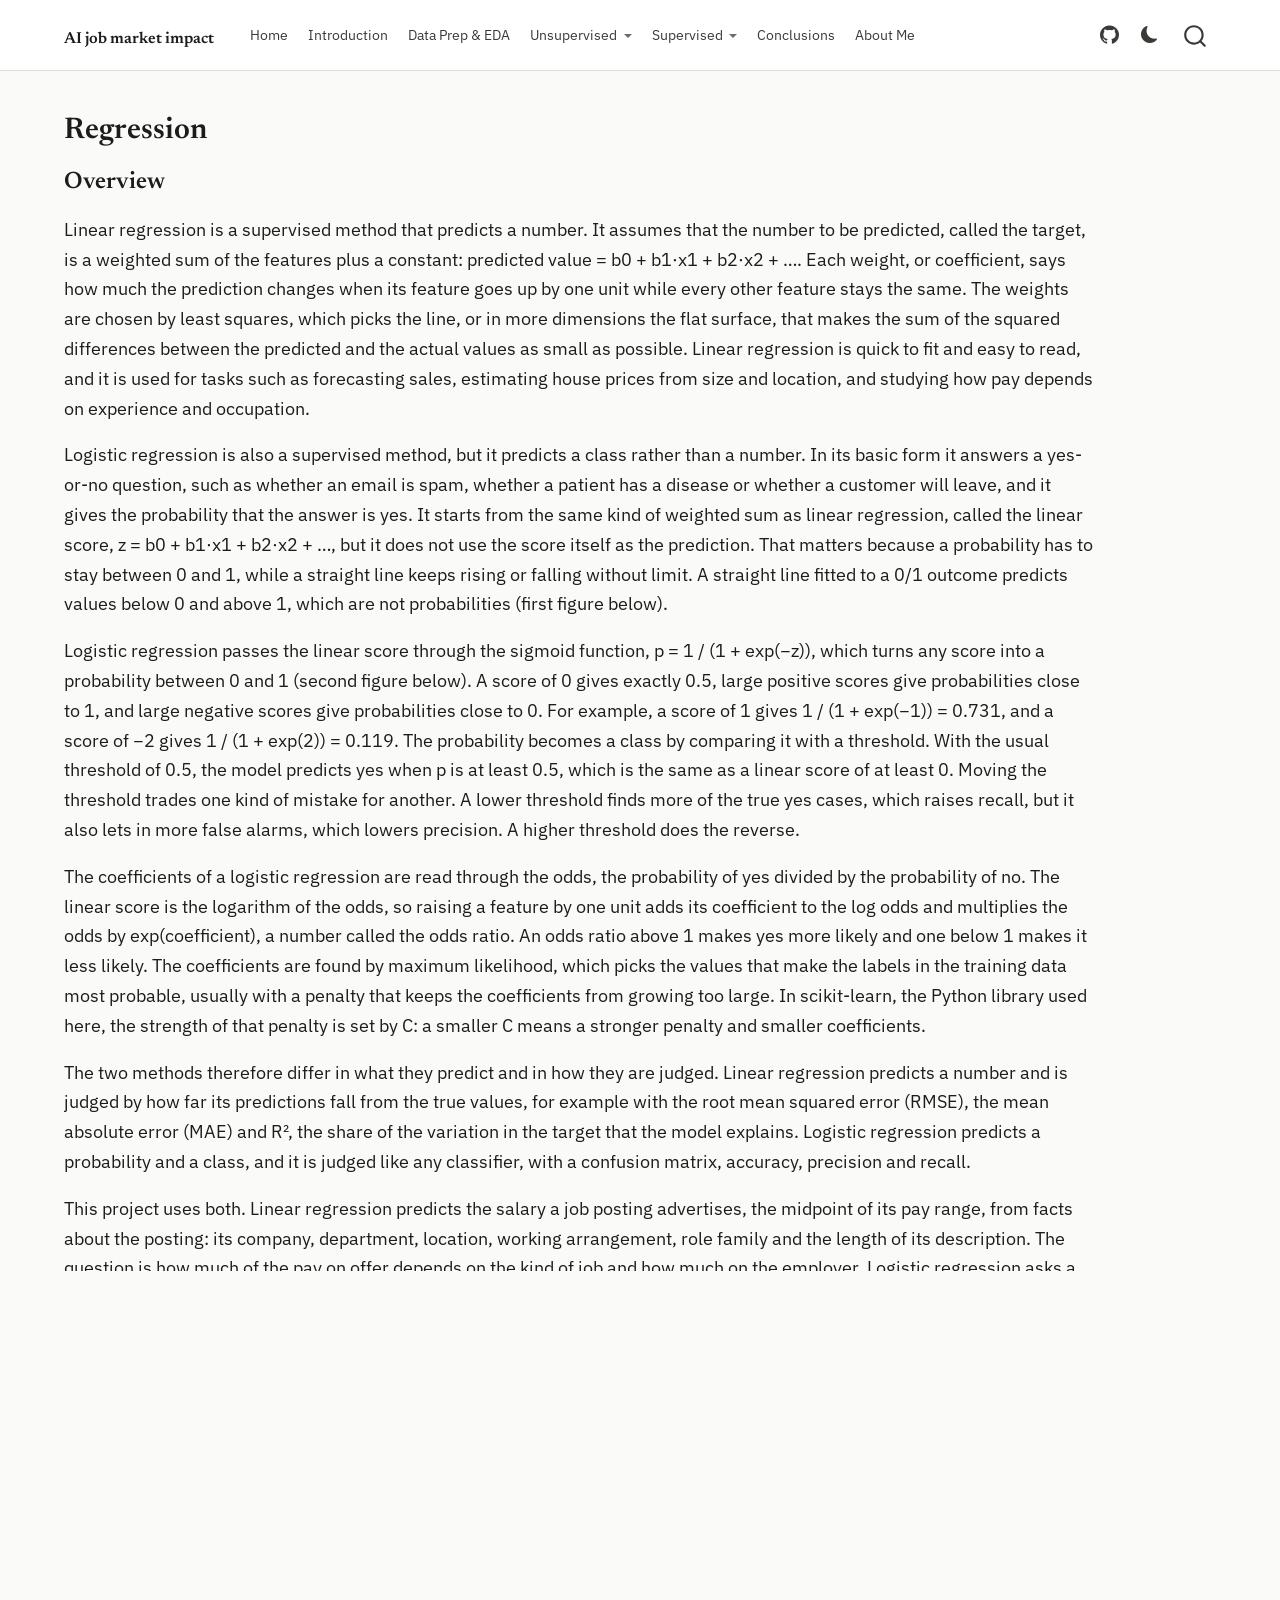
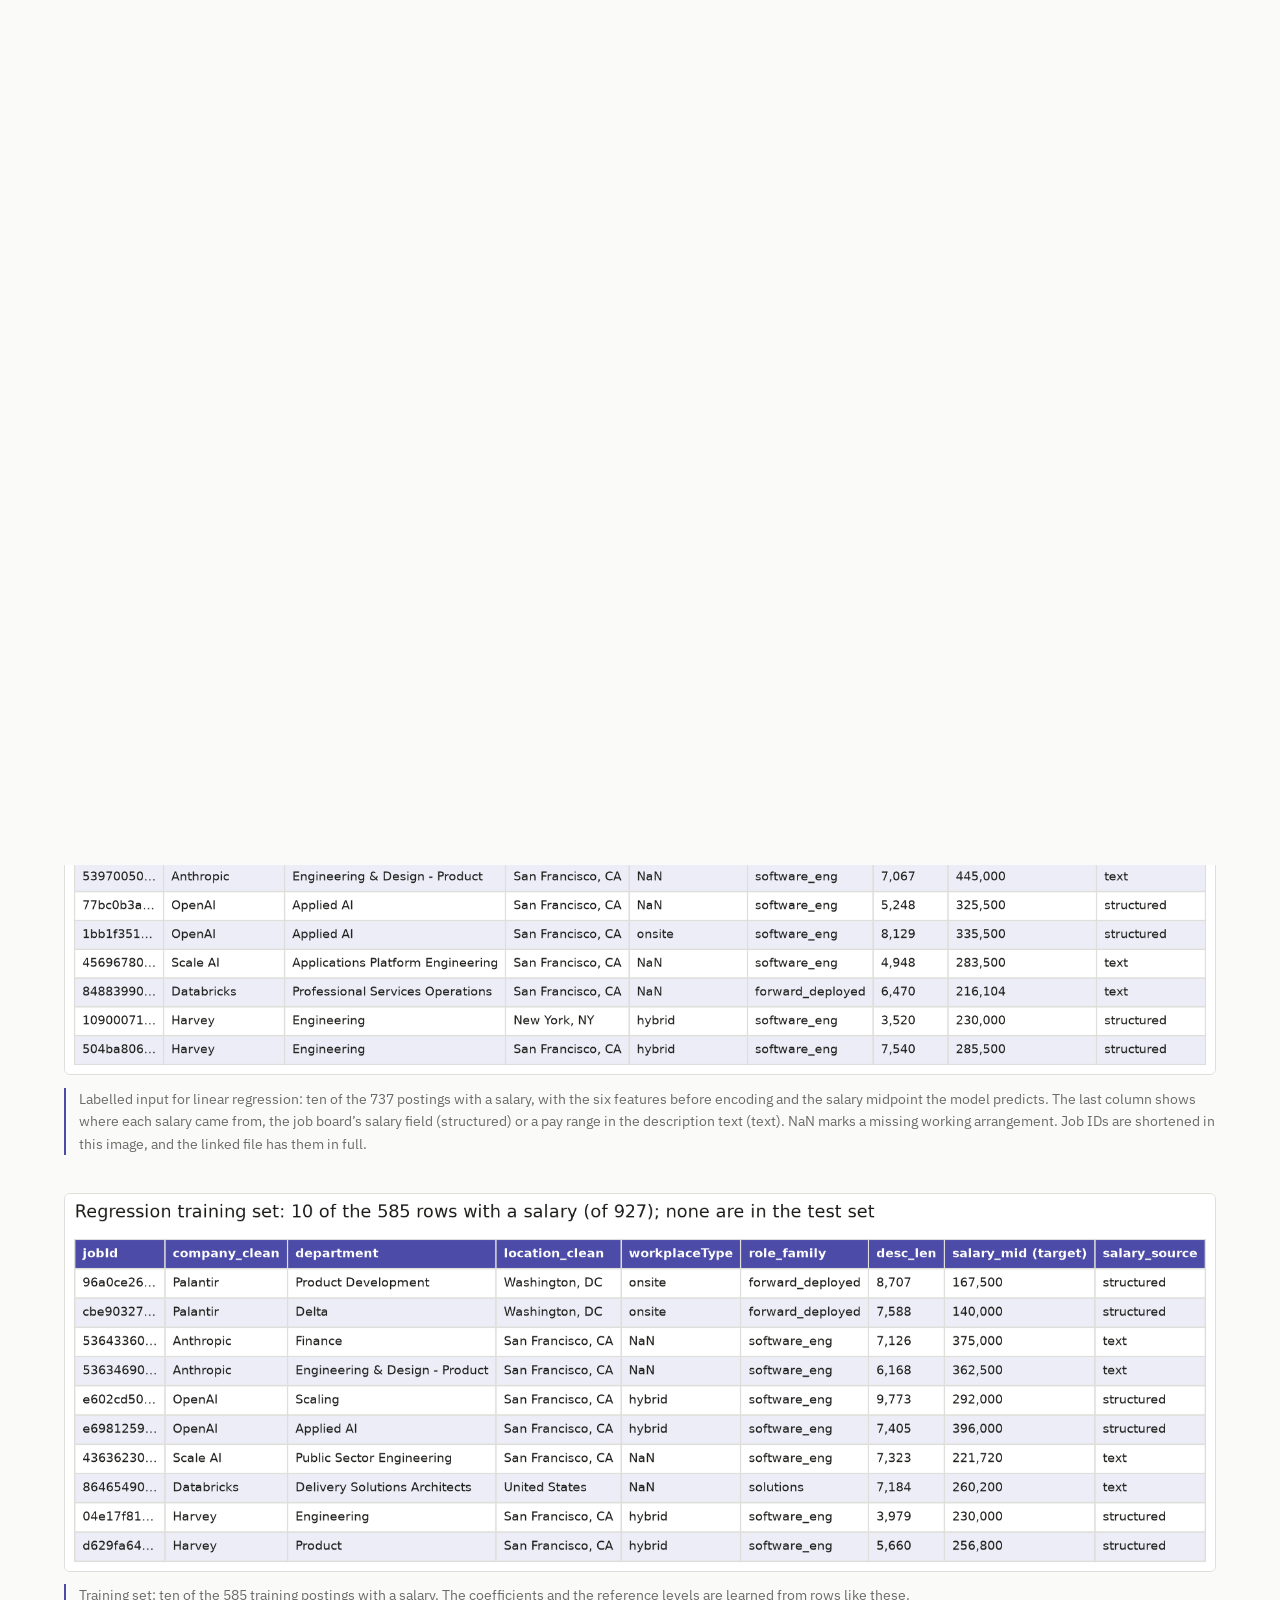
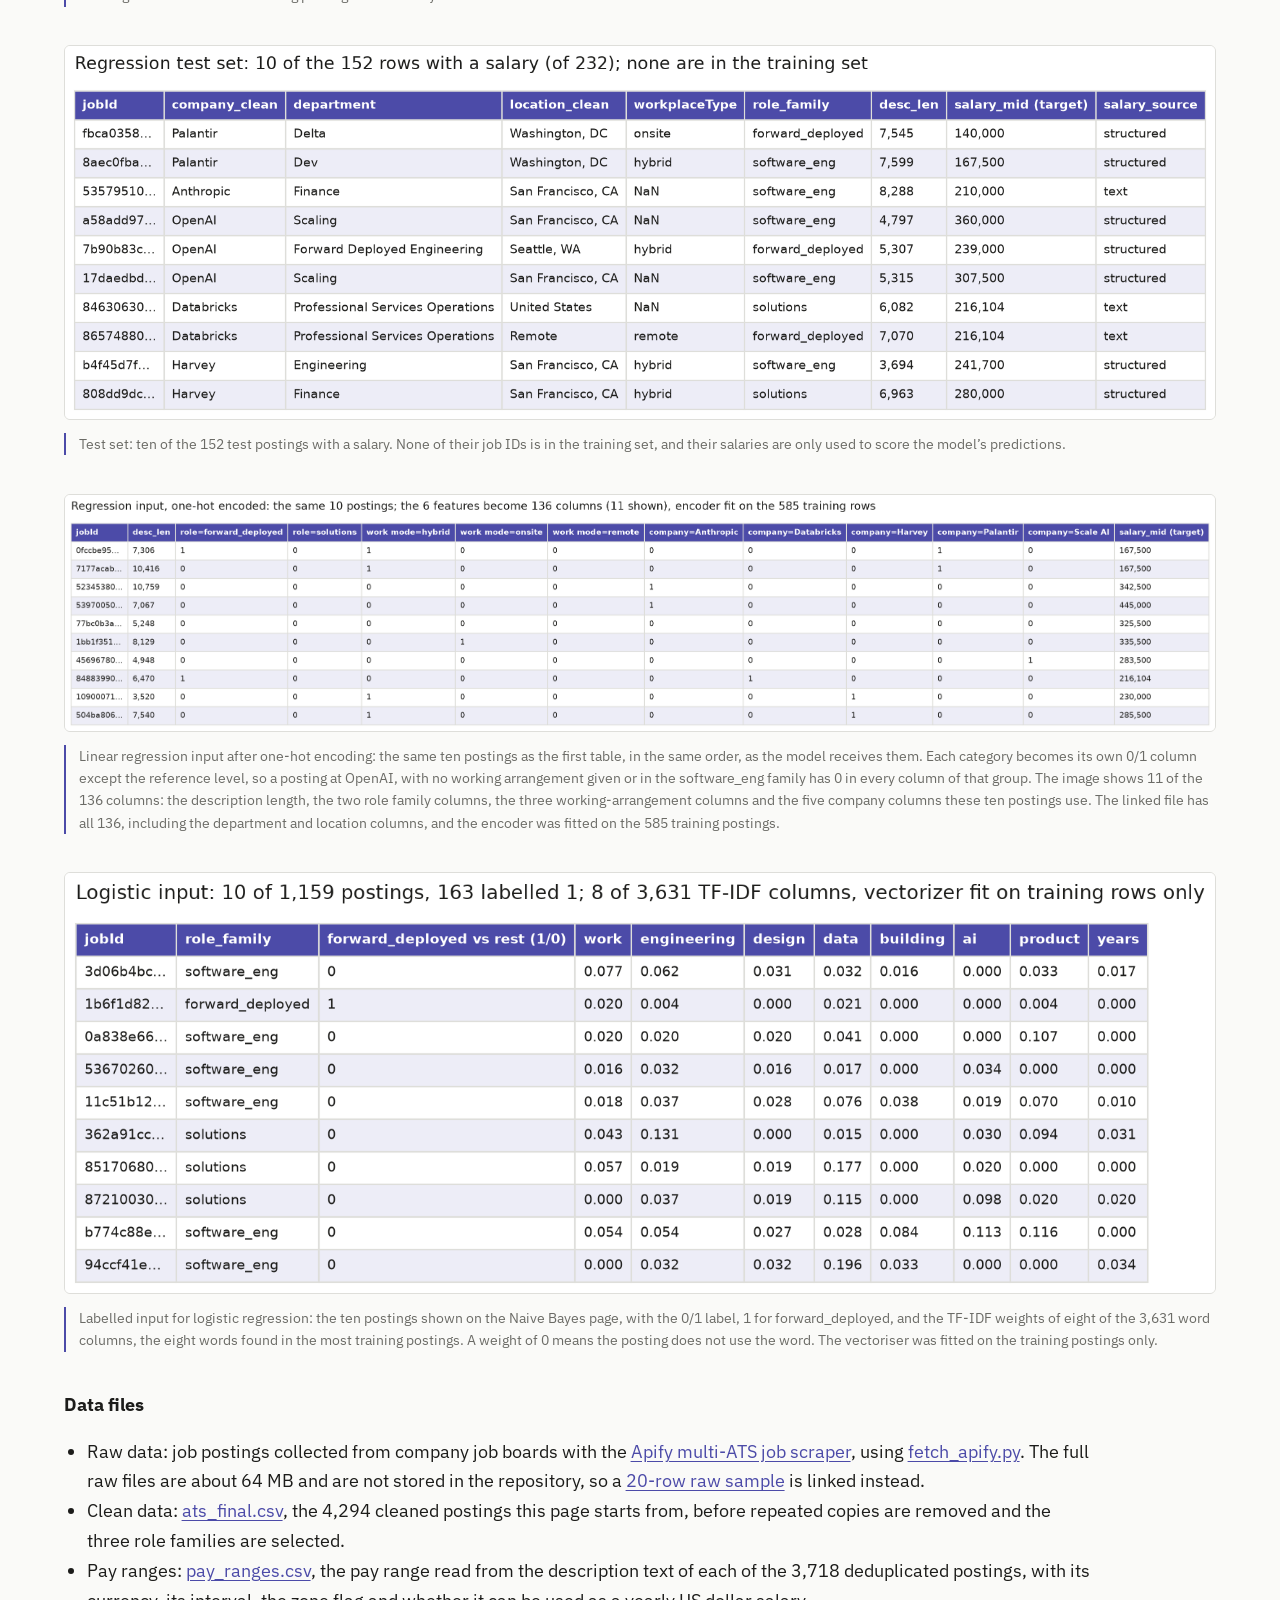
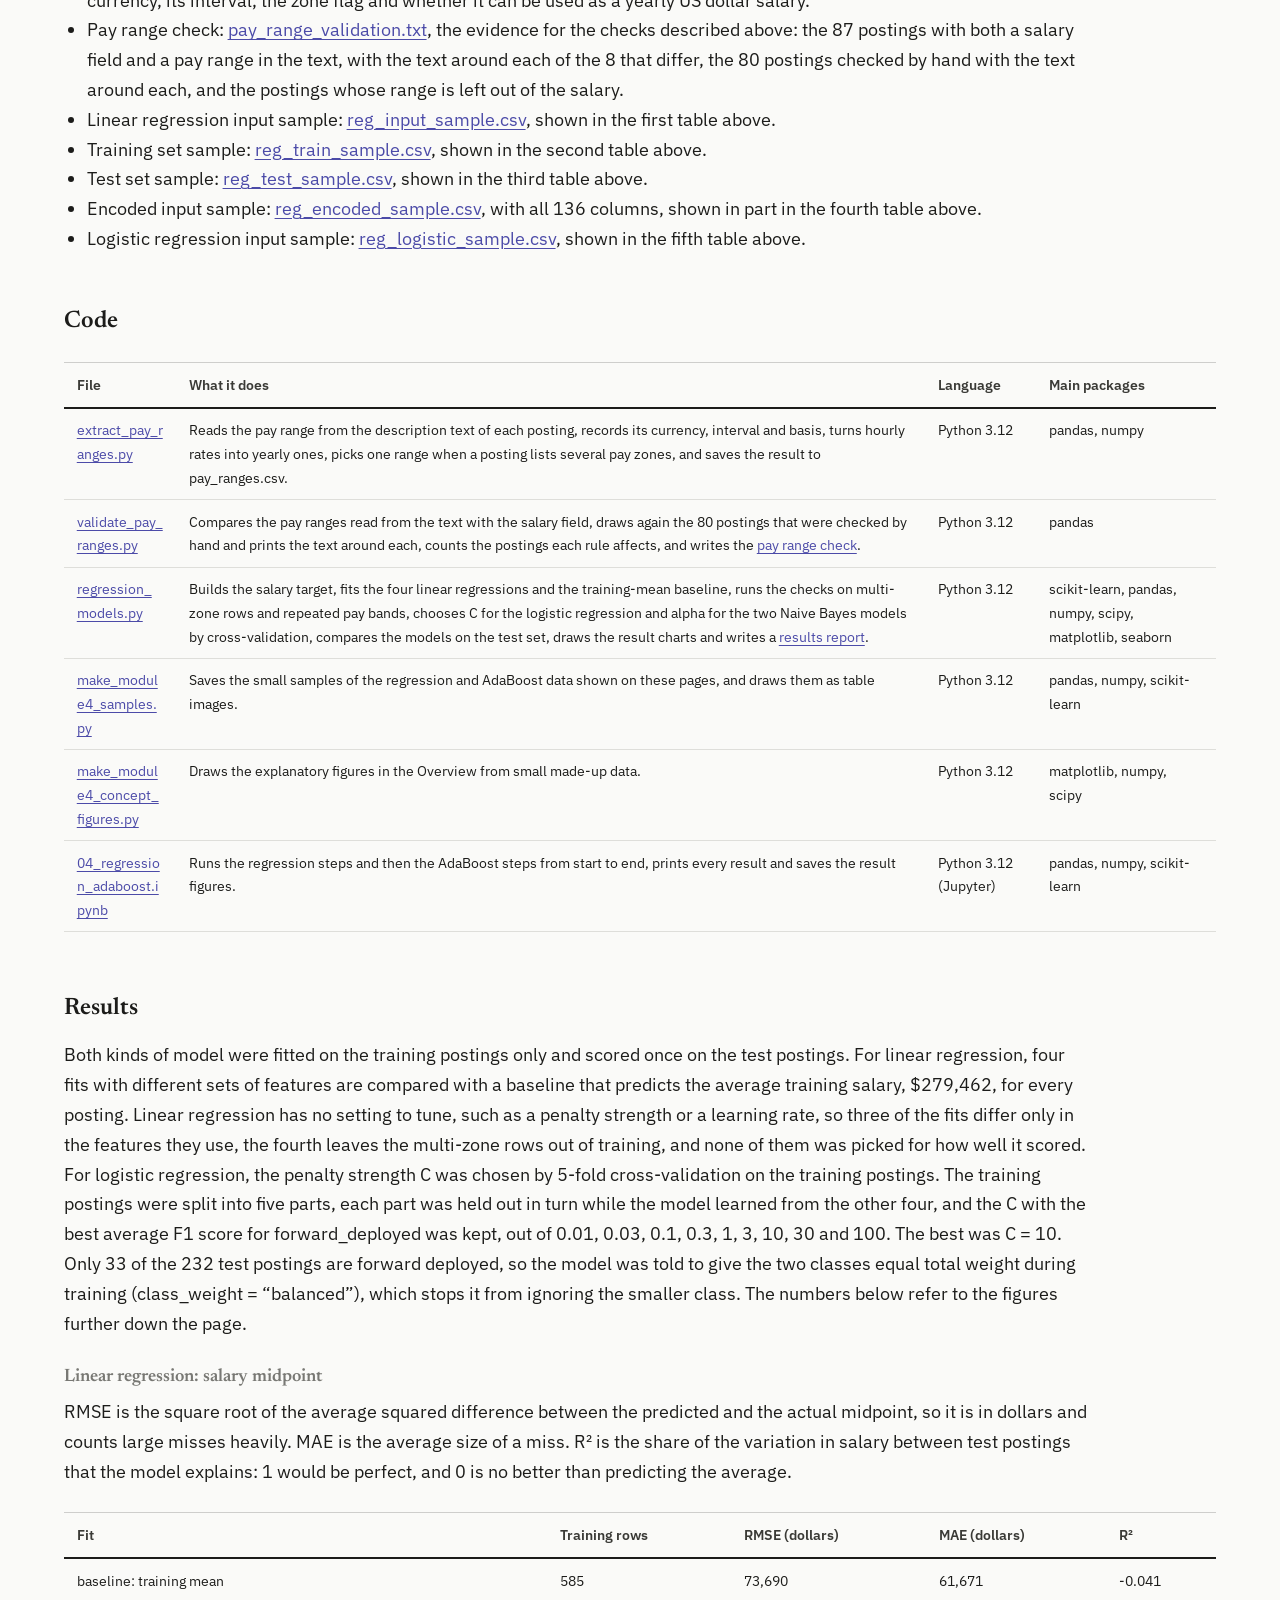
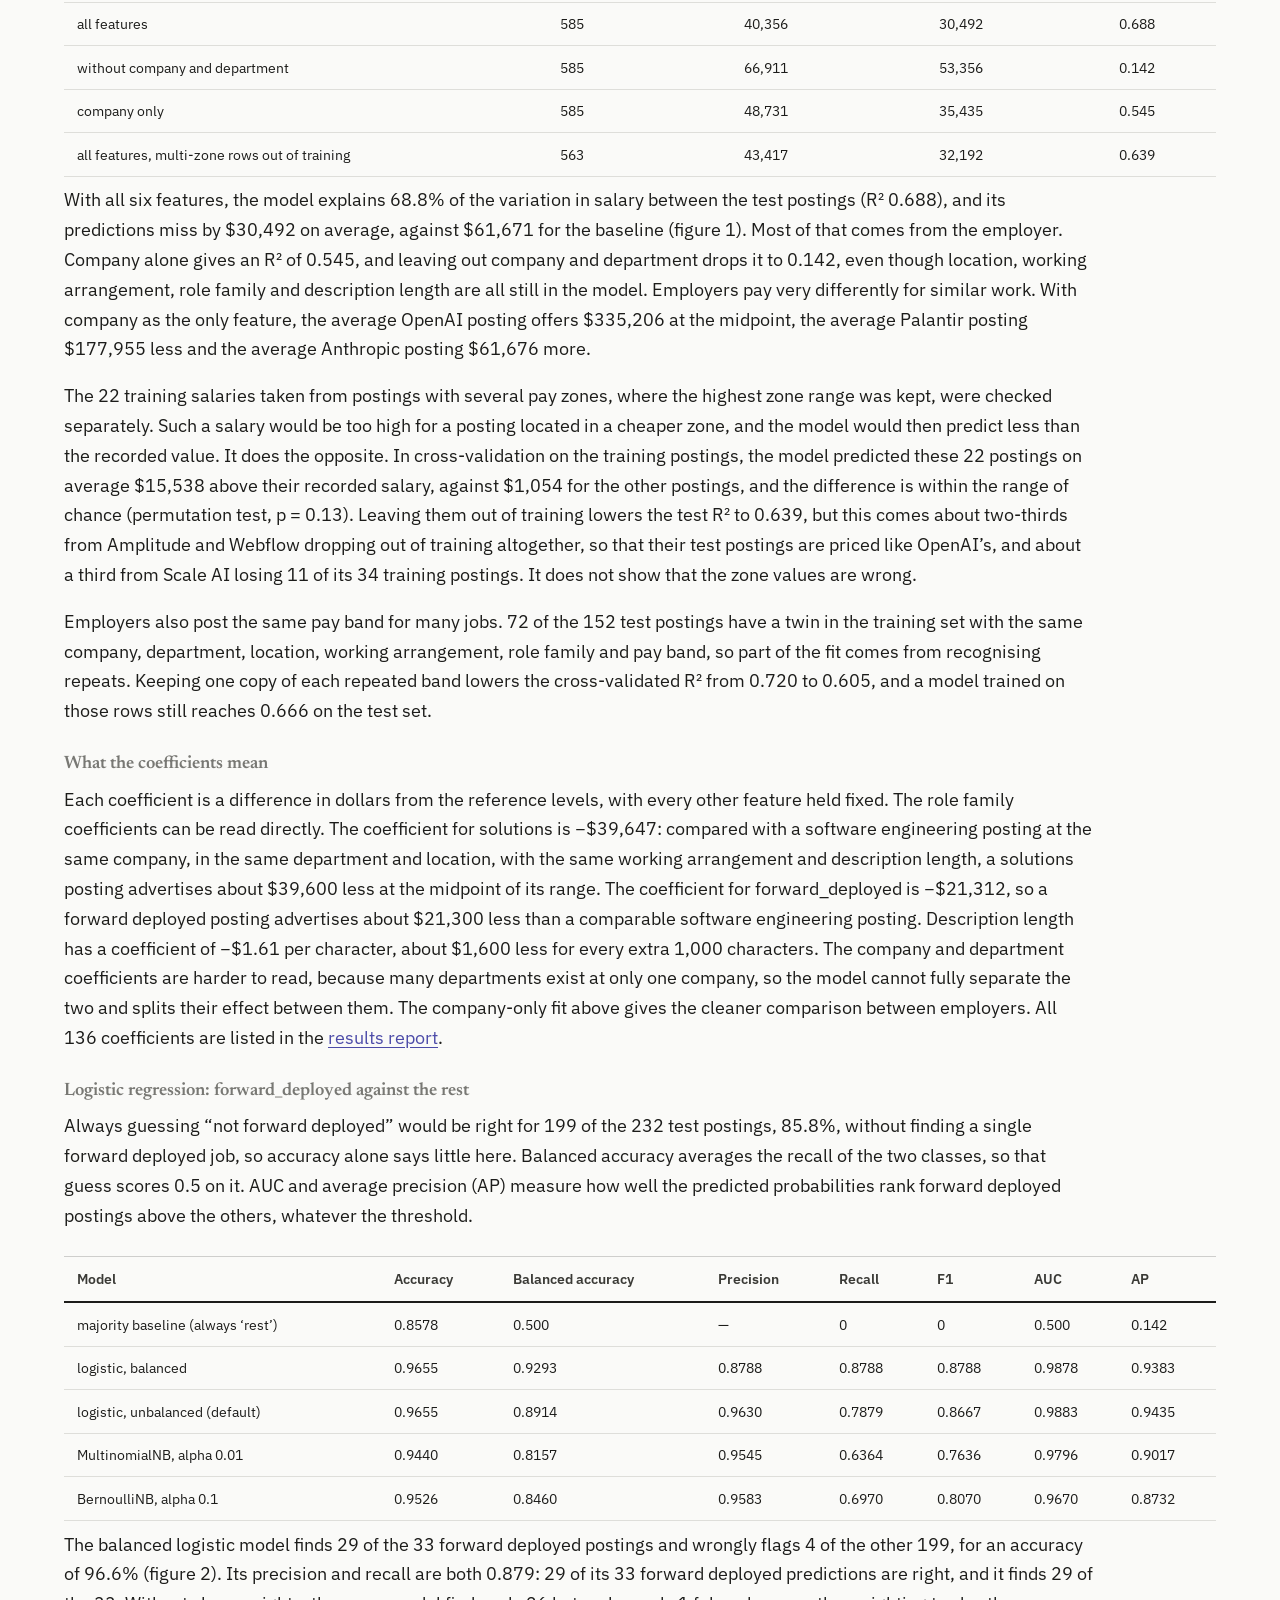
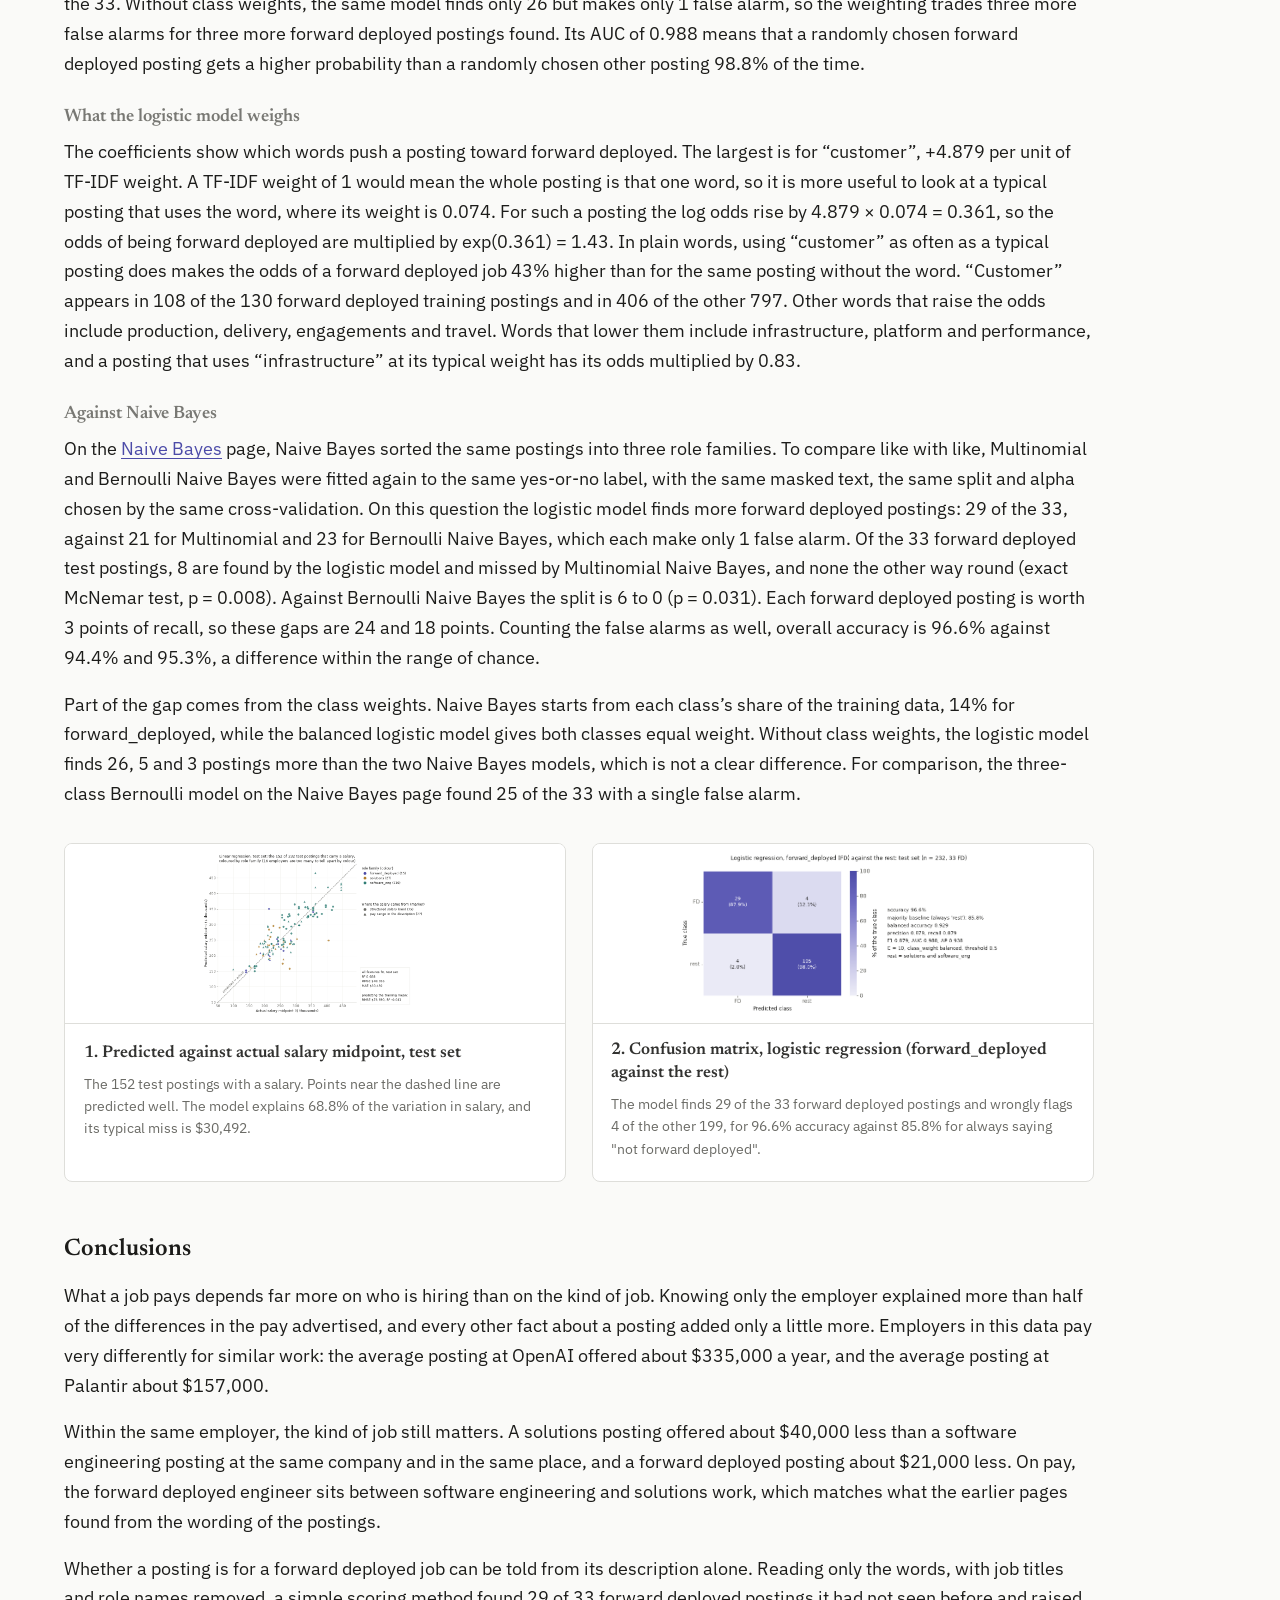
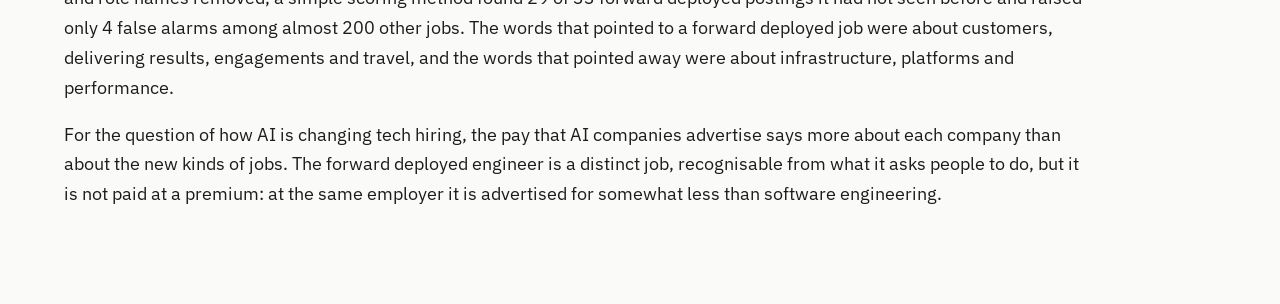
<file: docs/regression.html>
<!DOCTYPE html>
<html xmlns="http://www.w3.org/1999/xhtml" lang="en" xml:lang="en"><head>

<meta charset="utf-8">
<meta name="generator" content="quarto-1.10.18">

<meta name="viewport" content="width=device-width, initial-scale=1.0, user-scalable=yes">


<title>Regression – AI job market impact</title>
<style>
/* Default styles provided by pandoc.
** See https://pandoc.org/MANUAL.html#variables-for-html for config info.
*/
span.smallcaps{font-variant: small-caps;}
div.columns{display: flex; gap: 1.5em;}
div.column{flex: auto;}
@media screen {
div.columns{gap: min(4vw, 1.5em);}
div.column{overflow-x: auto;}
}
div.hanging-indent{margin-left: 1.5em; text-indent: -1.5em;}
ul.task-list{list-style: none;}
ul.task-list li input[type="checkbox"] {
  width: 0.8em;
  margin: 0 0.8em 0.2em -1em; /* quarto-specific, see https://github.com/quarto-dev/quarto-cli/issues/4556 */ 
  vertical-align: middle;
}
</style>


<script src="site_libs/quarto-nav/quarto-nav.js"></script>
<script src="site_libs/quarto-nav/headroom.min.js"></script>
<script src="site_libs/clipboard/clipboard.min.js"></script>
<script src="site_libs/quarto-search/autocomplete.umd.js"></script>
<script src="site_libs/quarto-search/fuse.min.js"></script>
<script src="site_libs/quarto-search/quarto-search.js"></script>
<meta name="quarto:offset" content="./">
<script src="site_libs/quarto-html/quarto.js" type="module"></script>
<script src="site_libs/quarto-html/tabsets/tabsets.js" type="module"></script>
<script src="site_libs/quarto-html/popper.min.js"></script>
<script src="site_libs/quarto-html/tippy.umd.min.js"></script>
<script src="site_libs/quarto-html/anchor.min.js"></script>
<link href="site_libs/quarto-html/tippy.css" rel="stylesheet">
<link href="site_libs/quarto-html/quarto-syntax-highlighting-64a204ab8560d761af7679ceaba22944.css" rel="stylesheet" class="quarto-color-scheme" id="quarto-text-highlighting-styles">
<link href="site_libs/quarto-html/quarto-syntax-highlighting-dark-b85bc7c33db8c58e0ec93c3465666fed.css" rel="stylesheet" class="quarto-color-scheme quarto-color-alternate" id="quarto-text-highlighting-styles">
<link href="site_libs/quarto-html/quarto-syntax-highlighting-64a204ab8560d761af7679ceaba22944.css" rel="stylesheet" class="quarto-color-scheme-extra" id="quarto-text-highlighting-styles">
<script src="site_libs/bootstrap/bootstrap.min.js"></script>
<link href="site_libs/bootstrap/bootstrap-icons.css" rel="stylesheet">
<link href="site_libs/bootstrap/bootstrap-9084e66acd12eae0aa7de9a5ccb9a2e0.min.css" rel="stylesheet" append-hash="true" class="quarto-color-scheme" id="quarto-bootstrap" data-mode="light">
<link href="site_libs/bootstrap/bootstrap-dark-2d8c5dbd272956421086809e24861dbd.min.css" rel="stylesheet" append-hash="true" class="quarto-color-scheme quarto-color-alternate" id="quarto-bootstrap" data-mode="dark">
<link href="site_libs/bootstrap/bootstrap-9084e66acd12eae0aa7de9a5ccb9a2e0.min.css" rel="stylesheet" append-hash="true" class="quarto-color-scheme-extra" id="quarto-bootstrap" data-mode="light">
<script id="quarto-search-options" type="application/json">{
  "location": "navbar",
  "copy-button": false,
  "collapse-after": 3,
  "panel-placement": "end",
  "type": "overlay",
  "limit": 50,
  "keyboard-shortcut": [
    "f",
    "/",
    "s"
  ],
  "show-item-context": false,
  "language": {
    "search-no-results-text": "No results",
    "search-matching-documents-text": "matching documents",
    "search-copy-link-title": "Copy link to search",
    "search-hide-matches-text": "Hide additional matches",
    "search-more-match-text": "more match in this document",
    "search-more-matches-text": "more matches in this document",
    "search-clear-button-title": "Clear",
    "search-text-placeholder": "",
    "search-detached-cancel-button-title": "Cancel",
    "search-submit-button-title": "Submit",
    "search-label": "Search"
  }
}</script>


</head>

<body class="nav-fixed quarto-light"><script id="quarto-html-before-body" type="application/javascript">
    const toggleBodyColorMode = (bsSheetEl) => {
      const mode = bsSheetEl.getAttribute("data-mode");
      const bodyEl = window.document.querySelector("body");
      if (mode === "dark") {
        bodyEl.classList.add("quarto-dark");
        bodyEl.classList.remove("quarto-light");
      } else {
        bodyEl.classList.add("quarto-light");
        bodyEl.classList.remove("quarto-dark");
      }
    }
    const toggleBodyColorPrimary = () => {
      const bsSheetEl = window.document.querySelector("link#quarto-bootstrap:not([rel=disabled-stylesheet])");
      if (bsSheetEl) {
        toggleBodyColorMode(bsSheetEl);
      }
    }
    const setColorSchemeToggle = (alternate) => {
      const toggles = window.document.querySelectorAll('.quarto-color-scheme-toggle');
      for (let i=0; i < toggles.length; i++) {
        const toggle = toggles[i];
        if (toggle) {
          if (alternate) {
            toggle.classList.add("alternate");
          } else {
            toggle.classList.remove("alternate");
          }
        }
      }
    };
    const toggleColorMode = (alternate) => {
      // Switch the stylesheets
      const primaryStylesheets = window.document.querySelectorAll('link.quarto-color-scheme:not(.quarto-color-alternate)');
      const alternateStylesheets = window.document.querySelectorAll('link.quarto-color-scheme.quarto-color-alternate');
      manageTransitions('#quarto-margin-sidebar .nav-link', false);
      if (alternate) {
        // note: dark is layered on light, we don't disable primary!
        enableStylesheet(alternateStylesheets);
        for (const sheetNode of alternateStylesheets) {
          if (sheetNode.id === "quarto-bootstrap") {
            toggleBodyColorMode(sheetNode);
          }
        }
      } else {
        disableStylesheet(alternateStylesheets);
        enableStylesheet(primaryStylesheets)
        toggleBodyColorPrimary();
      }
      manageTransitions('#quarto-margin-sidebar .nav-link', true);
      // Switch the toggles
      setColorSchemeToggle(alternate)
      // Hack to workaround the fact that safari doesn't
      // properly recolor the scrollbar when toggling (#1455)
      if (navigator.userAgent.indexOf('Safari') > 0 && navigator.userAgent.indexOf('Chrome') == -1) {
        manageTransitions("body", false);
        window.scrollTo(0, 1);
        setTimeout(() => {
          window.scrollTo(0, 0);
          manageTransitions("body", true);
        }, 40);
      }
    }
    const disableStylesheet = (stylesheets) => {
      for (let i=0; i < stylesheets.length; i++) {
        const stylesheet = stylesheets[i];
        stylesheet.rel = 'disabled-stylesheet';
      }
    }
    const enableStylesheet = (stylesheets) => {
      for (let i=0; i < stylesheets.length; i++) {
        const stylesheet = stylesheets[i];
        if(stylesheet.rel !== 'stylesheet') { // for Chrome, which will still FOUC without this check
          stylesheet.rel = 'stylesheet';
        }
      }
    }
    const manageTransitions = (selector, allowTransitions) => {
      const els = window.document.querySelectorAll(selector);
      for (let i=0; i < els.length; i++) {
        const el = els[i];
        if (allowTransitions) {
          el.classList.remove('notransition');
        } else {
          el.classList.add('notransition');
        }
      }
    }
    const isFileUrl = () => {
      return window.location.protocol === 'file:';
    }
    const hasAlternateSentinel = () => {
      let styleSentinel = getColorSchemeSentinel();
      if (styleSentinel !== null) {
        return styleSentinel === "alternate";
      } else {
        return false;
      }
    }
    const setStyleSentinel = (alternate) => {
      const value = alternate ? "alternate" : "default";
      if (!isFileUrl()) {
        window.localStorage.setItem("quarto-color-scheme", value);
      } else {
        localAlternateSentinel = value;
      }
    }
    const getColorSchemeSentinel = () => {
      if (!isFileUrl()) {
        const storageValue = window.localStorage.getItem("quarto-color-scheme");
        return storageValue != null ? storageValue : localAlternateSentinel;
      } else {
        return localAlternateSentinel;
      }
    }
    const toggleGiscusIfUsed = (isAlternate, darkModeDefault) => {
      const baseTheme = document.querySelector('#giscus-base-theme')?.value ?? 'light';
      const alternateTheme = document.querySelector('#giscus-alt-theme')?.value ?? 'dark';
      let newTheme = '';
      if(authorPrefersDark) {
        newTheme = isAlternate ? baseTheme : alternateTheme;
      } else {
        newTheme = isAlternate ? alternateTheme : baseTheme;
      }
      const changeGiscusTheme = () => {
        // From: https://github.com/giscus/giscus/issues/336
        const sendMessage = (message) => {
          const iframe = document.querySelector('iframe.giscus-frame');
          if (!iframe) return;
          iframe.contentWindow.postMessage({ giscus: message }, 'https://giscus.app');
        }
        sendMessage({
          setConfig: {
            theme: newTheme
          }
        });
      }
      const isGiscussLoaded = window.document.querySelector('iframe.giscus-frame') !== null;
      if (isGiscussLoaded) {
        changeGiscusTheme();
      }
    };
    const authorPrefersDark = false;
    const darkModeDefault = authorPrefersDark;
      document.querySelector('link#quarto-text-highlighting-styles.quarto-color-scheme-extra').rel = 'disabled-stylesheet';
      document.querySelector('link#quarto-bootstrap.quarto-color-scheme-extra').rel = 'disabled-stylesheet';
    let localAlternateSentinel = darkModeDefault ? 'alternate' : 'default';
    // Dark / light mode switch
    window.quartoToggleColorScheme = () => {
      // Read the current dark / light value
      let toAlternate = !hasAlternateSentinel();
      toggleColorMode(toAlternate);
      setStyleSentinel(toAlternate);
      toggleGiscusIfUsed(toAlternate, darkModeDefault);
      window.dispatchEvent(new Event('resize'));
    };
    // Switch to dark mode if need be
    if (hasAlternateSentinel()) {
      toggleColorMode(true);
    } else {
      toggleColorMode(false);
    }
  </script>

<div id="quarto-search-results"></div>
  <header id="quarto-header" class="headroom fixed-top">
    <nav class="navbar navbar-expand-xl " data-bs-theme="dark">
      <div class="navbar-container container-fluid">
      <div class="navbar-brand-container mx-auto">
    <a class="navbar-brand" href="./index.html">
    <span class="navbar-title">AI job market impact</span>
    </a>
  </div>
            <div id="quarto-search" class="" title="Search"></div>
          <button class="navbar-toggler" type="button" data-bs-toggle="collapse" data-bs-target="#navbarCollapse" aria-controls="navbarCollapse" role="menu" aria-expanded="false" aria-label="Toggle navigation" onclick="if (window.quartoToggleHeadroom) { window.quartoToggleHeadroom(); }">
  <span class="navbar-toggler-icon"></span>
</button>
          <div class="collapse navbar-collapse" id="navbarCollapse">
            <ul class="navbar-nav navbar-nav-scroll me-auto">
  <li class="nav-item">
    <a class="nav-link" href="./index.html"> 
<span class="menu-text">Home</span></a>
  </li>  
  <li class="nav-item">
    <a class="nav-link" href="./introduction.html"> 
<span class="menu-text">Introduction</span></a>
  </li>  
  <li class="nav-item">
    <a class="nav-link" href="./dataprep_eda.html"> 
<span class="menu-text">Data Prep &amp; EDA</span></a>
  </li>  
  <li class="nav-item dropdown ">
    <a class="nav-link dropdown-toggle" href="#" id="nav-menu-unsupervised" role="link" data-bs-toggle="dropdown" aria-expanded="false">
 <span class="menu-text">Unsupervised</span>
    </a>
    <ul class="dropdown-menu" aria-labelledby="nav-menu-unsupervised">    
        <li>
    <a class="dropdown-item" href="./clustering.html">
 <span class="dropdown-text">Clustering</span></a>
  </li>  
        <li>
    <a class="dropdown-item" href="./pca.html">
 <span class="dropdown-text">PCA</span></a>
  </li>  
    </ul>
  </li>
  <li class="nav-item dropdown ">
    <a class="nav-link dropdown-toggle" href="#" id="nav-menu-supervised" role="link" data-bs-toggle="dropdown" aria-expanded="false">
 <span class="menu-text">Supervised</span>
    </a>
    <ul class="dropdown-menu" aria-labelledby="nav-menu-supervised">    
        <li>
    <a class="dropdown-item" href="./naivebayes.html">
 <span class="dropdown-text">Naive Bayes</span></a>
  </li>  
        <li>
    <a class="dropdown-item" href="./dectrees.html">
 <span class="dropdown-text">Decision Trees</span></a>
  </li>  
        <li>
    <a class="dropdown-item" href="./regression.html">
 <span class="dropdown-text">Regression</span></a>
  </li>  
        <li>
    <a class="dropdown-item" href="./adaboost.html">
 <span class="dropdown-text">AdaBoost</span></a>
  </li>  
        <li>
    <a class="dropdown-item" href="./gradientboosting.html">
 <span class="dropdown-text">Gradient Boosting</span></a>
  </li>  
        <li>
    <a class="dropdown-item" href="./xgboost.html">
 <span class="dropdown-text">XGBoost</span></a>
  </li>  
    </ul>
  </li>
  <li class="nav-item">
    <a class="nav-link" href="./conclusions.html"> 
<span class="menu-text">Conclusions</span></a>
  </li>  
  <li class="nav-item">
    <a class="nav-link" href="./about.html"> 
<span class="menu-text">About Me</span></a>
  </li>  
</ul>
            <ul class="navbar-nav navbar-nav-scroll ms-auto">
  <li class="nav-item compact">
    <a class="nav-link" href="https://github.com/RahulHipparkar/ai-job-market-impact"> <i class="bi bi-github" role="img">
</i> 
<span class="menu-text"></span></a>
  </li>  
</ul>
          </div> <!-- /navcollapse -->
            <div class="quarto-navbar-tools">
  <a href="" class="quarto-color-scheme-toggle quarto-navigation-tool  px-1" onclick="window.quartoToggleColorScheme(); return false;" title="Toggle dark mode"><i class="bi"></i></a>
</div>
      </div> <!-- /container-fluid -->
    </nav>
</header>
<!-- content -->
<div id="quarto-content" class="quarto-container page-columns page-rows-contents page-layout-full page-navbar">
<!-- sidebar -->
<!-- margin-sidebar -->
    
<!-- main -->
<main class="content column-page" id="quarto-document-content">


<header id="title-block-header" class="quarto-title-block default">
<div class="quarto-title">
<h1 class="title">Regression</h1>
</div>



<div class="quarto-title-meta column-page">

    
  
    
  </div>
  


</header>


<section id="overview" class="level2">
<h2 class="anchored" data-anchor-id="overview">Overview</h2>
<p>Linear regression is a supervised method that predicts a number. It assumes that the number to be predicted, called the target, is a weighted sum of the features plus a constant: predicted value = b0 + b1·x1 + b2·x2 + …. Each weight, or coefficient, says how much the prediction changes when its feature goes up by one unit while every other feature stays the same. The weights are chosen by least squares, which picks the line, or in more dimensions the flat surface, that makes the sum of the squared differences between the predicted and the actual values as small as possible. Linear regression is quick to fit and easy to read, and it is used for tasks such as forecasting sales, estimating house prices from size and location, and studying how pay depends on experience and occupation.</p>
<p>Logistic regression is also a supervised method, but it predicts a class rather than a number. In its basic form it answers a yes-or-no question, such as whether an email is spam, whether a patient has a disease or whether a customer will leave, and it gives the probability that the answer is yes. It starts from the same kind of weighted sum as linear regression, called the linear score, z = b0 + b1·x1 + b2·x2 + …, but it does not use the score itself as the prediction. That matters because a probability has to stay between 0 and 1, while a straight line keeps rising or falling without limit. A straight line fitted to a 0/1 outcome predicts values below 0 and above 1, which are not probabilities (first figure below).</p>
<p>Logistic regression passes the linear score through the sigmoid function, p = 1 / (1 + exp(−z)), which turns any score into a probability between 0 and 1 (second figure below). A score of 0 gives exactly 0.5, large positive scores give probabilities close to 1, and large negative scores give probabilities close to 0. For example, a score of 1 gives 1 / (1 + exp(−1)) = 0.731, and a score of −2 gives 1 / (1 + exp(2)) = 0.119. The probability becomes a class by comparing it with a threshold. With the usual threshold of 0.5, the model predicts yes when p is at least 0.5, which is the same as a linear score of at least 0. Moving the threshold trades one kind of mistake for another. A lower threshold finds more of the true yes cases, which raises recall, but it also lets in more false alarms, which lowers precision. A higher threshold does the reverse.</p>
<p>The coefficients of a logistic regression are read through the odds, the probability of yes divided by the probability of no. The linear score is the logarithm of the odds, so raising a feature by one unit adds its coefficient to the log odds and multiplies the odds by exp(coefficient), a number called the odds ratio. An odds ratio above 1 makes yes more likely and one below 1 makes it less likely. The coefficients are found by maximum likelihood, which picks the values that make the labels in the training data most probable, usually with a penalty that keeps the coefficients from growing too large. In scikit-learn, the Python library used here, the strength of that penalty is set by C: a smaller C means a stronger penalty and smaller coefficients.</p>
<p>The two methods therefore differ in what they predict and in how they are judged. Linear regression predicts a number and is judged by how far its predictions fall from the true values, for example with the root mean squared error (RMSE), the mean absolute error (MAE) and R², the share of the variation in the target that the model explains. Logistic regression predicts a probability and a class, and it is judged like any classifier, with a confusion matrix, accuracy, precision and recall.</p>
<p>This project uses both. Linear regression predicts the salary a job posting advertises, the midpoint of its pay range, from facts about the posting: its company, department, location, working arrangement, role family and the length of its description. The question is how much of the pay on offer depends on the kind of job and how much on the employer. Logistic regression asks a yes-or-no version of the question from the <a href="./naivebayes.html">Naive Bayes</a> page: is a posting a forward deployed engineering job or not, judged only from the words of its description? Its results are compared with Naive Bayes models fitted to the same question.</p>
<div class="quarto-figure quarto-figure-center">
<figure class="figure">
<p><img src="figures/reg_concept_1.png" class="img-fluid figure-img" alt="Two panels. Left: a scatter of twelve made-up students, hours studied against exam score, with a straight least-squares line rising from about 52 to 107 points and a note that it predicts a number. Right: the same hours against pass or fail, shown as dots at 0 and 1, with a dashed straight line that falls below 0 on the left and rises above 1 on the right, into shaded areas marked as not a probability, and an S-shaped logistic curve that stays between 0 and 1."></p>
<figcaption>The same made-up input, hours studied, predicting two kinds of target. Left: linear regression predicts an exam score, a number, with the line score = 47.91 + 4.21 × hours, which predicts 107 points at 14 hours. Right: a straight line fitted to pass (1) or fail (0) runs from −0.14 at 0 hours to 1.23 at 14 hours, outside the range of a probability, while the logistic curve stays between 0 and 1 and crosses 0.5 at 6.5 hours.</figcaption>
</figure>
</div>
<div class="quarto-figure quarto-figure-center">
<figure class="figure">
<p><img src="figures/reg_concept_2.png" class="img-fluid figure-img" alt="Two panels. Left: the S-shaped sigmoid curve of probability against linear score from −6 to 6, with dotted lines at a probability of 0.5 and a score of 0, the side above 0 shaded and marked predict yes, and three worked points: z = −2 gives 0.119, z = 0 gives 0.500 and z = +1 gives 0.731. Right: step lines of recall and precision against the threshold from 0 to 1, recall falling and precision rising, with dotted lines at thresholds 0.3, 0.5 and 0.7 and a box listing the counts and scores at each."></p>
<figcaption>The sigmoid and the threshold, with made-up numbers. Left: the sigmoid turns a linear score z into a probability p.&nbsp;A score of −2 gives 0.119, a score of 0 gives 0.5 and a score of 1 gives 0.731, and at the usual threshold of 0.5 every score above 0 is predicted yes. Right: for 12 made-up yes cases and 12 no cases, raising the threshold from 0.3 to 0.7 raises precision from 0.65 to 0.83 but lowers recall from 0.92 to 0.42.</figcaption>
</figure>
</div>
</section>
<section id="data-preparation" class="level2">
<h2 class="anchored" data-anchor-id="data-preparation">Data Preparation</h2>
<p>Linear and logistic regression are supervised methods, so they can only learn from labelled data. Every row needs the right answer attached, the value of the target, because the model learns how the features relate to that answer and is then checked on how well it predicts the answer for rows it has not seen. A row without a target gives it nothing to learn from and nothing to check against. As on the Naive Bayes and <a href="./dectrees.html">Decision Trees</a> pages, the data is the 1,159 postings in the three role families: 721 software_eng, 275 solutions and 163 forward_deployed. The role family comes from each posting’s job title by keyword rules, so the title is never used as a feature, and neither are the seniority level and the flag for repeated copies, which are also read from the title.</p>
<p>Both models use the same split as the Naive Bayes and Decision Trees pages. The 1,159 postings were divided at random into a training set of 927 (80%) and a test set of 232 (20%), stratified so that each role family has the same share in both. The two sets are disjoint, meaning no posting is in both, and this was checked by job ID. Each model is fitted on training postings only, and the test postings are used once, at the end, to measure how well it predicts postings it has never seen. If test postings were also in the training set, the model would be graded on examples it had already learned from, and its errors would look smaller than they really are. Keeping the same split also means that the logistic regression and the Naive Bayes models are scored on exactly the same 232 postings.</p>
<p>The two models need different targets. Linear regression needs a numeric target, so it predicts salary_mid, the midpoint of the yearly pay range in US dollars: a posting that offers $200,000 to $300,000 has a midpoint of $250,000. Only postings that state a pay range can be used, which leaves 737 of the 1,159 postings, 585 in the training set and 152 in the test set. Logistic regression needs a two-class label, so it predicts a 0/1 column made from the role family: 1 for forward_deployed and 0 for the other two families, solutions and software_eng. Every posting has a role family, so all 927 training postings (130 of them labelled 1) and all 232 test postings (33 labelled 1) are used.</p>
<p>The features differ as well. Linear regression uses six facts about each posting: company, department, location, working arrangement, role family and the length of the description in characters. Scikit-learn only accepts numbers, so the five category columns were one-hot encoded: each category becomes its own 0/1 column. In each column one category was left out as the reference level, the most common one in the training set: OpenAI, the Engineering department, San Francisco, a missing working arrangement and software_eng. Every coefficient for a category is then a difference in dollars from that reference. A category that appears only in test postings, such as the departments of 6 test postings and the location of 1, is treated as the reference. The description text itself is never used to predict salary, because part of the salary is read from it, as described below. Logistic regression uses the masked description text of the Naive Bayes page, with company boilerplate removed and role phrases such as “forward deployed” taken out, turned into 3,631 TF-IDF word columns. The vectoriser was fitted on the training postings only and then applied to the test postings.</p>
<p>Most employers do not fill in the salary field of their job board, and for these 1,159 postings it holds a usable US dollar range for only 351. Many employers write the pay range into the description instead, for example “Annual Salary: $320,000-$405,000 USD”, so a separate step reads these ranges from the text. It records the currency and keeps only US dollars, turns hourly rates into yearly ones (× 2,080 hours, as in the cleaning of the salary field), leaves out ranges described as on-target earnings, which include sales commission, and skips placeholders such as “$1-$1”. Some postings list a range for each of several pay zones, from the most expensive cities down. The highest range is kept, as the band for the top-cost zone, which affects 22 training postings and 3 test postings. This step adds 386 salaries, so about half of the 737 come from the description text. Where a posting has both, the range read from the text matches the salary field exactly in 79 of 87 cases, and in the other 8 the text was read correctly but the employer’s text and salary field disagree. A further 80 postings with only a text range were checked by hand, and every value matched its text.</p>
<div class="sample-figure">
<p><img src="figures/samples/reg_input_sample.png" class="img-fluid" alt="Table of 10 job postings with a shortened job ID, company, department, location, working arrangement, role family, description length, salary midpoint and salary source. Companies include Palantir, Anthropic, OpenAI, Scale AI, Databricks and Harvey. Salary midpoints range from 167,500 to 445,000; six salaries come from the salary field and four from the description text."></p>
<p>Labelled input for linear regression: ten of the 737 postings with a salary, with the six features before encoding and the salary midpoint the model predicts. The last column shows where each salary came from, the job board’s salary field (structured) or a pay range in the description text (text). NaN marks a missing working arrangement. Job IDs are shortened in this image, and the linked file has them in full.</p>
</div>
<div class="sample-figure">
<p><img src="figures/samples/reg_train_sample.png" class="img-fluid" alt="Table of 10 training postings with the same columns as the input table, including two Palantir forward_deployed postings in Washington, DC with salary midpoints of 167,500 and 140,000, two Anthropic postings whose salaries come from the description text, and a Databricks solutions posting in the Delivery Solutions Architects department."></p>
<p>Training set: ten of the 585 training postings with a salary. The coefficients and the reference levels are learned from rows like these.</p>
</div>
<div class="sample-figure">
<p><img src="figures/samples/reg_test_sample.png" class="img-fluid" alt="Table of 10 test postings with the same columns, including an OpenAI forward_deployed posting in the Forward Deployed Engineering department in Seattle with a salary midpoint of 239,000, and two Databricks postings in Professional Services Operations whose salaries, 216,104, come from the description text."></p>
<p>Test set: ten of the 152 test postings with a salary. None of their job IDs is in the training set, and their salaries are only used to score the model’s predictions.</p>
</div>
<div class="sample-figure">
<p><img src="figures/samples/reg_encoded_sample.png" class="img-fluid" alt="Table of the same 10 postings with a shortened job ID, the description length, 0/1 columns for the forward_deployed and solutions role families, for hybrid, onsite and remote work, and for Anthropic, Databricks, Harvey, Palantir and Scale AI, and the salary midpoint. Two postings have a 1 for forward_deployed, the two OpenAI postings have 0 in every company column, and the five postings with no working arrangement have 0 in every work column. Salary midpoints run from 167,500 to 445,000."></p>
<p>Linear regression input after one-hot encoding: the same ten postings as the first table, in the same order, as the model receives them. Each category becomes its own 0/1 column except the reference level, so a posting at OpenAI, with no working arrangement given or in the software_eng family has 0 in every column of that group. The image shows 11 of the 136 columns: the description length, the two role family columns, the three working-arrangement columns and the five company columns these ten postings use. The linked file has all 136, including the department and location columns, and the encoder was fitted on the 585 training postings.</p>
</div>
<div class="sample-figure">
<p><img src="figures/samples/reg_logistic_sample.png" class="img-fluid" alt="Table of 10 postings with a shortened job ID, the role family, the 0/1 forward_deployed label and TF-IDF weights between 0 and 0.196 for the words work, engineering, design, data, building, ai, product and years. One posting is forward_deployed and labelled 1; the other nine are labelled 0."></p>
<p>Labelled input for logistic regression: the ten postings shown on the Naive Bayes page, with the 0/1 label, 1 for forward_deployed, and the TF-IDF weights of eight of the 3,631 word columns, the eight words found in the most training postings. A weight of 0 means the posting does not use the word. The vectoriser was fitted on the training postings only.</p>
</div>
<p><strong>Data files</strong></p>
<ul>
<li>Raw data: job postings collected from company job boards with the <a href="https://apify.com/scrapesage/multi-ats-job-scraper">Apify multi-ATS job scraper</a>, using <a href="https://github.com/RahulHipparkar/ai-job-market-impact/blob/main/src/fetch_apify.py">fetch_apify.py</a>. The full raw files are about 64 MB and are not stored in the repository, so a <a href="https://github.com/RahulHipparkar/ai-job-market-impact/blob/main/data/samples/ats_raw_sample.csv">20-row raw sample</a> is linked instead.</li>
<li>Clean data: <a href="https://github.com/RahulHipparkar/ai-job-market-impact/blob/main/data/processed/ats_final.csv">ats_final.csv</a>, the 4,294 cleaned postings this page starts from, before repeated copies are removed and the three role families are selected.</li>
<li>Pay ranges: <a href="https://github.com/RahulHipparkar/ai-job-market-impact/blob/main/data/module4/pay_ranges.csv">pay_ranges.csv</a>, the pay range read from the description text of each of the 3,718 deduplicated postings, with its currency, its interval, the zone flag and whether it can be used as a yearly US dollar salary.</li>
<li>Pay range check: <a href="https://github.com/RahulHipparkar/ai-job-market-impact/blob/main/results/pay_range_validation.txt">pay_range_validation.txt</a>, the evidence for the checks described above: the 87 postings with both a salary field and a pay range in the text, with the text around each of the 8 that differ, the 80 postings checked by hand with the text around each, and the postings whose range is left out of the salary.</li>
<li>Linear regression input sample: <a href="https://github.com/RahulHipparkar/ai-job-market-impact/blob/main/data/samples/reg_input_sample.csv">reg_input_sample.csv</a>, shown in the first table above.</li>
<li>Training set sample: <a href="https://github.com/RahulHipparkar/ai-job-market-impact/blob/main/data/samples/reg_train_sample.csv">reg_train_sample.csv</a>, shown in the second table above.</li>
<li>Test set sample: <a href="https://github.com/RahulHipparkar/ai-job-market-impact/blob/main/data/samples/reg_test_sample.csv">reg_test_sample.csv</a>, shown in the third table above.</li>
<li>Encoded input sample: <a href="https://github.com/RahulHipparkar/ai-job-market-impact/blob/main/data/samples/reg_encoded_sample.csv">reg_encoded_sample.csv</a>, with all 136 columns, shown in part in the fourth table above.</li>
<li>Logistic regression input sample: <a href="https://github.com/RahulHipparkar/ai-job-market-impact/blob/main/data/samples/reg_logistic_sample.csv">reg_logistic_sample.csv</a>, shown in the fifth table above.</li>
</ul>
</section>
<section id="code" class="level2">
<h2 class="anchored" data-anchor-id="code">Code</h2>
<div class="table-wrap">
<table class="caption-top table">
<thead>
<tr class="header">
<th>File</th>
<th>What it does</th>
<th>Language</th>
<th>Main packages</th>
</tr>
</thead>
<tbody>
<tr class="odd">
<td><a href="https://github.com/RahulHipparkar/ai-job-market-impact/blob/main/src/extract_pay_ranges.py">extract_pay_ranges.py</a></td>
<td>Reads the pay range from the description text of each posting, records its currency, interval and basis, turns hourly rates into yearly ones, picks one range when a posting lists several pay zones, and saves the result to pay_ranges.csv.</td>
<td>Python 3.12</td>
<td>pandas, numpy</td>
</tr>
<tr class="even">
<td><a href="https://github.com/RahulHipparkar/ai-job-market-impact/blob/main/src/validate_pay_ranges.py">validate_pay_ranges.py</a></td>
<td>Compares the pay ranges read from the text with the salary field, draws again the 80 postings that were checked by hand and prints the text around each, counts the postings each rule affects, and writes the <a href="https://github.com/RahulHipparkar/ai-job-market-impact/blob/main/results/pay_range_validation.txt">pay range check</a>.</td>
<td>Python 3.12</td>
<td>pandas</td>
</tr>
<tr class="odd">
<td><a href="https://github.com/RahulHipparkar/ai-job-market-impact/blob/main/src/regression_models.py">regression_models.py</a></td>
<td>Builds the salary target, fits the four linear regressions and the training-mean baseline, runs the checks on multi-zone rows and repeated pay bands, chooses C for the logistic regression and alpha for the two Naive Bayes models by cross-validation, compares the models on the test set, draws the result charts and writes a <a href="https://github.com/RahulHipparkar/ai-job-market-impact/blob/main/results/regression_report.txt">results report</a>.</td>
<td>Python 3.12</td>
<td>scikit-learn, pandas, numpy, scipy, matplotlib, seaborn</td>
</tr>
<tr class="even">
<td><a href="https://github.com/RahulHipparkar/ai-job-market-impact/blob/main/src/make_module4_samples.py">make_module4_samples.py</a></td>
<td>Saves the small samples of the regression and AdaBoost data shown on these pages, and draws them as table images.</td>
<td>Python 3.12</td>
<td>pandas, numpy, scikit-learn</td>
</tr>
<tr class="odd">
<td><a href="https://github.com/RahulHipparkar/ai-job-market-impact/blob/main/src/make_module4_concept_figures.py">make_module4_concept_figures.py</a></td>
<td>Draws the explanatory figures in the Overview from small made-up data.</td>
<td>Python 3.12</td>
<td>matplotlib, numpy, scipy</td>
</tr>
<tr class="even">
<td><a href="https://github.com/RahulHipparkar/ai-job-market-impact/blob/main/notebooks/04_regression_adaboost.ipynb">04_regression_adaboost.ipynb</a></td>
<td>Runs the regression steps and then the AdaBoost steps from start to end, prints every result and saves the result figures.</td>
<td>Python 3.12 (Jupyter)</td>
<td>pandas, numpy, scikit-learn</td>
</tr>
</tbody>
</table>
</div>
</section>
<section id="results" class="level2">
<h2 class="anchored" data-anchor-id="results">Results</h2>
<p>Both kinds of model were fitted on the training postings only and scored once on the test postings. For linear regression, four fits with different sets of features are compared with a baseline that predicts the average training salary, $279,462, for every posting. Linear regression has no setting to tune, such as a penalty strength or a learning rate, so three of the fits differ only in the features they use, the fourth leaves the multi-zone rows out of training, and none of them was picked for how well it scored. For logistic regression, the penalty strength C was chosen by 5-fold cross-validation on the training postings. The training postings were split into five parts, each part was held out in turn while the model learned from the other four, and the C with the best average F1 score for forward_deployed was kept, out of 0.01, 0.03, 0.1, 0.3, 1, 3, 10, 30 and 100. The best was C = 10. Only 33 of the 232 test postings are forward deployed, so the model was told to give the two classes equal total weight during training (class_weight = “balanced”), which stops it from ignoring the smaller class. The numbers below refer to the figures further down the page.</p>
<section id="linear-regression-salary-midpoint" class="level3">
<h3 class="anchored" data-anchor-id="linear-regression-salary-midpoint">Linear regression: salary midpoint</h3>
<p>RMSE is the square root of the average squared difference between the predicted and the actual midpoint, so it is in dollars and counts large misses heavily. MAE is the average size of a miss. R² is the share of the variation in salary between test postings that the model explains: 1 would be perfect, and 0 is no better than predicting the average.</p>
<div class="table-wrap">
<table class="caption-top table">
<colgroup>
<col style="width: 20%">
<col style="width: 20%">
<col style="width: 20%">
<col style="width: 20%">
<col style="width: 20%">
</colgroup>
<thead>
<tr class="header">
<th>Fit</th>
<th>Training rows</th>
<th>RMSE (dollars)</th>
<th>MAE (dollars)</th>
<th>R²</th>
</tr>
</thead>
<tbody>
<tr class="odd">
<td>baseline: training mean</td>
<td>585</td>
<td>73,690</td>
<td>61,671</td>
<td>-0.041</td>
</tr>
<tr class="even">
<td>all features</td>
<td>585</td>
<td>40,356</td>
<td>30,492</td>
<td>0.688</td>
</tr>
<tr class="odd">
<td>without company and department</td>
<td>585</td>
<td>66,911</td>
<td>53,356</td>
<td>0.142</td>
</tr>
<tr class="even">
<td>company only</td>
<td>585</td>
<td>48,731</td>
<td>35,435</td>
<td>0.545</td>
</tr>
<tr class="odd">
<td>all features, multi-zone rows out of training</td>
<td>563</td>
<td>43,417</td>
<td>32,192</td>
<td>0.639</td>
</tr>
</tbody>
</table>
</div>
<p>With all six features, the model explains 68.8% of the variation in salary between the test postings (R² 0.688), and its predictions miss by $30,492 on average, against $61,671 for the baseline (figure 1). Most of that comes from the employer. Company alone gives an R² of 0.545, and leaving out company and department drops it to 0.142, even though location, working arrangement, role family and description length are all still in the model. Employers pay very differently for similar work. With company as the only feature, the average OpenAI posting offers $335,206 at the midpoint, the average Palantir posting $177,955 less and the average Anthropic posting $61,676 more.</p>
<p>The 22 training salaries taken from postings with several pay zones, where the highest zone range was kept, were checked separately. Such a salary would be too high for a posting located in a cheaper zone, and the model would then predict less than the recorded value. It does the opposite. In cross-validation on the training postings, the model predicted these 22 postings on average $15,538 above their recorded salary, against $1,054 for the other postings, and the difference is within the range of chance (permutation test, p = 0.13). Leaving them out of training lowers the test R² to 0.639, but this comes about two-thirds from Amplitude and Webflow dropping out of training altogether, so that their test postings are priced like OpenAI’s, and about a third from Scale AI losing 11 of its 34 training postings. It does not show that the zone values are wrong.</p>
<p>Employers also post the same pay band for many jobs. 72 of the 152 test postings have a twin in the training set with the same company, department, location, working arrangement, role family and pay band, so part of the fit comes from recognising repeats. Keeping one copy of each repeated band lowers the cross-validated R² from 0.720 to 0.605, and a model trained on those rows still reaches 0.666 on the test set.</p>
</section>
<section id="what-the-coefficients-mean" class="level3">
<h3 class="anchored" data-anchor-id="what-the-coefficients-mean">What the coefficients mean</h3>
<p>Each coefficient is a difference in dollars from the reference levels, with every other feature held fixed. The role family coefficients can be read directly. The coefficient for solutions is −$39,647: compared with a software engineering posting at the same company, in the same department and location, with the same working arrangement and description length, a solutions posting advertises about $39,600 less at the midpoint of its range. The coefficient for forward_deployed is −$21,312, so a forward deployed posting advertises about $21,300 less than a comparable software engineering posting. Description length has a coefficient of −$1.61 per character, about $1,600 less for every extra 1,000 characters. The company and department coefficients are harder to read, because many departments exist at only one company, so the model cannot fully separate the two and splits their effect between them. The company-only fit above gives the cleaner comparison between employers. All 136 coefficients are listed in the <a href="https://github.com/RahulHipparkar/ai-job-market-impact/blob/main/results/regression_report.txt">results report</a>.</p>
</section>
<section id="logistic-regression-forward_deployed-against-the-rest" class="level3">
<h3 class="anchored" data-anchor-id="logistic-regression-forward_deployed-against-the-rest">Logistic regression: forward_deployed against the rest</h3>
<p>Always guessing “not forward deployed” would be right for 199 of the 232 test postings, 85.8%, without finding a single forward deployed job, so accuracy alone says little here. Balanced accuracy averages the recall of the two classes, so that guess scores 0.5 on it. AUC and average precision (AP) measure how well the predicted probabilities rank forward deployed postings above the others, whatever the threshold.</p>
<div class="table-wrap">
<table class="caption-top table">
<colgroup>
<col style="width: 12%">
<col style="width: 12%">
<col style="width: 12%">
<col style="width: 12%">
<col style="width: 12%">
<col style="width: 12%">
<col style="width: 12%">
<col style="width: 12%">
</colgroup>
<thead>
<tr class="header">
<th>Model</th>
<th>Accuracy</th>
<th>Balanced accuracy</th>
<th>Precision</th>
<th>Recall</th>
<th>F1</th>
<th>AUC</th>
<th>AP</th>
</tr>
</thead>
<tbody>
<tr class="odd">
<td>majority baseline (always ‘rest’)</td>
<td>0.8578</td>
<td>0.500</td>
<td>—</td>
<td>0</td>
<td>0</td>
<td>0.500</td>
<td>0.142</td>
</tr>
<tr class="even">
<td>logistic, balanced</td>
<td>0.9655</td>
<td>0.9293</td>
<td>0.8788</td>
<td>0.8788</td>
<td>0.8788</td>
<td>0.9878</td>
<td>0.9383</td>
</tr>
<tr class="odd">
<td>logistic, unbalanced (default)</td>
<td>0.9655</td>
<td>0.8914</td>
<td>0.9630</td>
<td>0.7879</td>
<td>0.8667</td>
<td>0.9883</td>
<td>0.9435</td>
</tr>
<tr class="even">
<td>MultinomialNB, alpha 0.01</td>
<td>0.9440</td>
<td>0.8157</td>
<td>0.9545</td>
<td>0.6364</td>
<td>0.7636</td>
<td>0.9796</td>
<td>0.9017</td>
</tr>
<tr class="odd">
<td>BernoulliNB, alpha 0.1</td>
<td>0.9526</td>
<td>0.8460</td>
<td>0.9583</td>
<td>0.6970</td>
<td>0.8070</td>
<td>0.9670</td>
<td>0.8732</td>
</tr>
</tbody>
</table>
</div>
<p>The balanced logistic model finds 29 of the 33 forward deployed postings and wrongly flags 4 of the other 199, for an accuracy of 96.6% (figure 2). Its precision and recall are both 0.879: 29 of its 33 forward deployed predictions are right, and it finds 29 of the 33. Without class weights, the same model finds only 26 but makes only 1 false alarm, so the weighting trades three more false alarms for three more forward deployed postings found. Its AUC of 0.988 means that a randomly chosen forward deployed posting gets a higher probability than a randomly chosen other posting 98.8% of the time.</p>
</section>
<section id="what-the-logistic-model-weighs" class="level3">
<h3 class="anchored" data-anchor-id="what-the-logistic-model-weighs">What the logistic model weighs</h3>
<p>The coefficients show which words push a posting toward forward deployed. The largest is for “customer”, +4.879 per unit of TF-IDF weight. A TF-IDF weight of 1 would mean the whole posting is that one word, so it is more useful to look at a typical posting that uses the word, where its weight is 0.074. For such a posting the log odds rise by 4.879 × 0.074 = 0.361, so the odds of being forward deployed are multiplied by exp(0.361) = 1.43. In plain words, using “customer” as often as a typical posting does makes the odds of a forward deployed job 43% higher than for the same posting without the word. “Customer” appears in 108 of the 130 forward deployed training postings and in 406 of the other 797. Other words that raise the odds include production, delivery, engagements and travel. Words that lower them include infrastructure, platform and performance, and a posting that uses “infrastructure” at its typical weight has its odds multiplied by 0.83.</p>
</section>
<section id="against-naive-bayes" class="level3">
<h3 class="anchored" data-anchor-id="against-naive-bayes">Against Naive Bayes</h3>
<p>On the <a href="./naivebayes.html">Naive Bayes</a> page, Naive Bayes sorted the same postings into three role families. To compare like with like, Multinomial and Bernoulli Naive Bayes were fitted again to the same yes-or-no label, with the same masked text, the same split and alpha chosen by the same cross-validation. On this question the logistic model finds more forward deployed postings: 29 of the 33, against 21 for Multinomial and 23 for Bernoulli Naive Bayes, which each make only 1 false alarm. Of the 33 forward deployed test postings, 8 are found by the logistic model and missed by Multinomial Naive Bayes, and none the other way round (exact McNemar test, p = 0.008). Against Bernoulli Naive Bayes the split is 6 to 0 (p = 0.031). Each forward deployed posting is worth 3 points of recall, so these gaps are 24 and 18 points. Counting the false alarms as well, overall accuracy is 96.6% against 94.4% and 95.3%, a difference within the range of chance.</p>
<p>Part of the gap comes from the class weights. Naive Bayes starts from each class’s share of the training data, 14% for forward_deployed, while the balanced logistic model gives both classes equal weight. Without class weights, the logistic model finds 26, 5 and 3 postings more than the two Naive Bayes models, which is not a clear difference. For comparison, the three-class Bernoulli model on the Naive Bayes page found 25 of the 33 with a single false alarm.</p>
<div class="figure-grid">
<div class="figure-card">
  <a href="figures/reg_pred_vs_actual.png">
    <img src="figures/thumbs/reg_pred_vs_actual.png" alt="Scatter plot of predicted against actual salary midpoint in thousands of dollars for 152 test postings, coloured by role family, with circles for salaries from the salary field and triangles for pay ranges from the description text. Most points lie near the dashed line where predicted equals actual, between about 150 and 450 thousand dollars. A box gives R² 0.688, RMSE $40,356 and MAE $30,492, against RMSE $73,690 for predicting the training mean.">
  </a>
  <div class="figure-card-body">
    <h4 class="anchored">1. Predicted against actual salary midpoint, test set</h4>
    <p>The 152 test postings with a salary. Points near the dashed line are predicted well. The model explains 68.8% of the variation in salary, and its typical miss is $30,492.</p>
  </div>
</div>

<div class="figure-card">
  <a href="figures/reg_confusion_logistic.png">
    <img src="figures/thumbs/reg_confusion_logistic.png" alt="Two-by-two heatmap of test-set counts with row percentages, true class on the rows and predicted class on the columns: 29 forward_deployed postings found and 4 missed, 4 other postings wrongly flagged and 195 correctly left out. Notes beside it give accuracy 96.6%, the majority baseline 85.8%, balanced accuracy 0.929, precision and recall 0.879, AUC 0.988 and C = 10.">
  </a>
  <div class="figure-card-body">
    <h4 class="anchored">2. Confusion matrix, logistic regression (forward_deployed against the rest)</h4>
    <p>The model finds 29 of the 33 forward deployed postings and wrongly flags 4 of the other 199, for 96.6% accuracy against 85.8% for always saying "not forward deployed".</p>
  </div>
</div>
</div>
</section>
</section>
<section id="conclusions" class="level2">
<h2 class="anchored" data-anchor-id="conclusions">Conclusions</h2>
<p>What a job pays depends far more on who is hiring than on the kind of job. Knowing only the employer explained more than half of the differences in the pay advertised, and every other fact about a posting added only a little more. Employers in this data pay very differently for similar work: the average posting at OpenAI offered about $335,000 a year, and the average posting at Palantir about $157,000.</p>
<p>Within the same employer, the kind of job still matters. A solutions posting offered about $40,000 less than a software engineering posting at the same company and in the same place, and a forward deployed posting about $21,000 less. On pay, the forward deployed engineer sits between software engineering and solutions work, which matches what the earlier pages found from the wording of the postings.</p>
<p>Whether a posting is for a forward deployed job can be told from its description alone. Reading only the words, with job titles and role names removed, a simple scoring method found 29 of 33 forward deployed postings it had not seen before and raised only 4 false alarms among almost 200 other jobs. The words that pointed to a forward deployed job were about customers, delivering results, engagements and travel, and the words that pointed away were about infrastructure, platforms and performance.</p>
<p>For the question of how AI is changing tech hiring, the pay that AI companies advertise says more about each company than about the new kinds of jobs. The forward deployed engineer is a distinct job, recognisable from what it asks people to do, but it is not paid at a premium: at the same employer it is advertised for somewhat less than software engineering.</p>


</section>

</main> <!-- /main -->
<script id="quarto-html-after-body" type="application/javascript">
  window.document.addEventListener("DOMContentLoaded", function (event) {
    // Ensure there is a toggle, if there isn't float one in the top right
    if (window.document.querySelector('.quarto-color-scheme-toggle') === null) {
      const a = window.document.createElement('a');
      a.classList.add('top-right');
      a.classList.add('quarto-color-scheme-toggle');
      a.href = "";
      a.onclick = function() { try { window.quartoToggleColorScheme(); } catch {} return false; };
      const i = window.document.createElement("i");
      i.classList.add('bi');
      a.appendChild(i);
      window.document.body.appendChild(a);
    }
    setColorSchemeToggle(hasAlternateSentinel())
    const icon = "";
    const anchorJS = new window.AnchorJS();
    anchorJS.options = {
      placement: 'right',
      icon: icon
    };
    anchorJS.add('.anchored');
    const isCodeAnnotation = (el) => {
      for (const clz of el.classList) {
        if (clz.startsWith('code-annotation-')) {                     
          return true;
        }
      }
      return false;
    }
    const onCopySuccess = function(e) {
      // button target
      const button = e.trigger;
      // don't keep focus
      button.blur();
      // flash "checked"
      button.classList.add('code-copy-button-checked');
      var currentTitle = button.getAttribute("title");
      button.setAttribute("title", "Copied!");
      let tooltip;
      if (window.bootstrap) {
        button.setAttribute("data-bs-toggle", "tooltip");
        button.setAttribute("data-bs-placement", "left");
        button.setAttribute("data-bs-title", "Copied!");
        tooltip = new bootstrap.Tooltip(button, 
          { trigger: "manual", 
            customClass: "code-copy-button-tooltip",
            offset: [0, -8]});
        tooltip.show();    
      }
      setTimeout(function() {
        if (tooltip) {
          tooltip.hide();
          button.removeAttribute("data-bs-title");
          button.removeAttribute("data-bs-toggle");
          button.removeAttribute("data-bs-placement");
        }
        button.setAttribute("title", currentTitle);
        button.classList.remove('code-copy-button-checked');
      }, 1000);
      // clear code selection
      e.clearSelection();
    }
    const getTextToCopy = function(trigger) {
      const outerScaffold = trigger.parentElement.cloneNode(true);
      const codeEl = outerScaffold.querySelector('code');
      for (const childEl of codeEl.children) {
        if (isCodeAnnotation(childEl)) {
          childEl.remove();
        }
      }
      return codeEl.innerText;
    }
    const clipboard = new window.ClipboardJS('.code-copy-button:not([data-in-quarto-modal])', {
      text: getTextToCopy
    });
    clipboard.on('success', onCopySuccess);
    if (window.document.getElementById('quarto-embedded-source-code-modal')) {
      const clipboardModal = new window.ClipboardJS('.code-copy-button[data-in-quarto-modal]', {
        text: getTextToCopy,
        container: window.document.getElementById('quarto-embedded-source-code-modal')
      });
      clipboardModal.on('success', onCopySuccess);
    }
      var localhostRegex = new RegExp(/^(?:http|https):\/\/localhost\:?[0-9]*\//);
      var mailtoRegex = new RegExp(/^mailto:/);
        var filterRegex = new RegExp('/' + window.location.host + '/');
      var isInternal = (href) => {
          return filterRegex.test(href) || localhostRegex.test(href) || mailtoRegex.test(href);
      }
      // Inspect non-navigation links and adorn them if external
     var links = window.document.querySelectorAll('a[href]:not(.nav-link):not(.navbar-brand):not(.toc-action):not(.sidebar-link):not(.sidebar-item-toggle):not(.pagination-link):not(.no-external):not([aria-hidden]):not(.dropdown-item):not(.quarto-navigation-tool):not(.about-link)');
      for (var i=0; i<links.length; i++) {
        const link = links[i];
        if (!isInternal(link.href)) {
          // undo the damage that might have been done by quarto-nav.js in the case of
          // links that we want to consider external
          if (link.dataset.originalHref !== undefined) {
            link.href = link.dataset.originalHref;
          }
        }
      }
    function tippyHover(el, contentFn, onTriggerFn, onUntriggerFn) {
      const config = {
        allowHTML: true,
        maxWidth: 500,
        delay: 100,
        arrow: false,
        appendTo: function(el) {
            return el.parentElement;
        },
        interactive: true,
        interactiveBorder: 10,
        theme: 'quarto',
        placement: 'bottom-start',
      };
      if (contentFn) {
        config.content = contentFn;
      }
      if (onTriggerFn) {
        config.onTrigger = onTriggerFn;
      }
      if (onUntriggerFn) {
        config.onUntrigger = onUntriggerFn;
      }
      window.tippy(el, config); 
    }
    const noterefs = window.document.querySelectorAll('a[role="doc-noteref"]');
    for (var i=0; i<noterefs.length; i++) {
      const ref = noterefs[i];
      tippyHover(ref, function() {
        // use id or data attribute instead here
        let href = ref.getAttribute('data-footnote-href') || ref.getAttribute('href');
        try { href = new URL(href).hash; } catch {}
        const id = href.replace(/^#\/?/, "");
        const note = window.document.getElementById(id);
        if (note) {
          return note.innerHTML;
        } else {
          return "";
        }
      });
    }
    const xrefs = window.document.querySelectorAll('a.quarto-xref');
    const processXRef = (id, note) => {
      // Strip column container classes
      const stripColumnClz = (el) => {
        el.classList.remove("page-full", "page-columns");
        if (el.children) {
          for (const child of el.children) {
            stripColumnClz(child);
          }
        }
      }
      stripColumnClz(note)
      if (id === null || id.startsWith('sec-')) {
        // Special case sections, only their first couple elements
        const container = document.createElement("div");
        if (note.children && note.children.length > 2) {
          container.appendChild(note.children[0].cloneNode(true));
          for (let i = 1; i < note.children.length; i++) {
            const child = note.children[i];
            if (child.tagName === "P" && child.innerText === "") {
              continue;
            } else {
              container.appendChild(child.cloneNode(true));
              break;
            }
          }
          if (window.Quarto?.typesetMath) {
            window.Quarto.typesetMath(container);
          }
          return container.innerHTML
        } else {
          if (window.Quarto?.typesetMath) {
            window.Quarto.typesetMath(note);
          }
          return note.innerHTML;
        }
      } else {
        // Remove any anchor links if they are present
        const anchorLink = note.querySelector('a.anchorjs-link');
        if (anchorLink) {
          anchorLink.remove();
        }
        if (window.Quarto?.typesetMath) {
          window.Quarto.typesetMath(note);
        }
        if (note.classList.contains("callout")) {
          return note.outerHTML;
        } else {
          return note.innerHTML;
        }
      }
    }
    for (var i=0; i<xrefs.length; i++) {
      const xref = xrefs[i];
      tippyHover(xref, undefined, function(instance) {
        instance.disable();
        let url = xref.getAttribute('href');
        let hash = undefined; 
        if (url.startsWith('#')) {
          hash = url;
        } else {
          try { hash = new URL(url).hash; } catch {}
        }
        if (hash) {
          const id = hash.replace(/^#\/?/, "");
          const note = window.document.getElementById(id);
          if (note !== null) {
            try {
              const html = processXRef(id, note.cloneNode(true));
              instance.setContent(html);
            } finally {
              instance.enable();
              instance.show();
            }
          } else {
            // See if we can fetch this
            fetch(url.split('#')[0])
            .then(res => res.text())
            .then(html => {
              const parser = new DOMParser();
              const htmlDoc = parser.parseFromString(html, "text/html");
              const note = htmlDoc.getElementById(id);
              if (note !== null) {
                const html = processXRef(id, note);
                instance.setContent(html);
              } 
            }).finally(() => {
              instance.enable();
              instance.show();
            });
          }
        } else {
          // See if we can fetch a full url (with no hash to target)
          // This is a special case and we should probably do some content thinning / targeting
          fetch(url)
          .then(res => res.text())
          .then(html => {
            const parser = new DOMParser();
            const htmlDoc = parser.parseFromString(html, "text/html");
            const note = htmlDoc.querySelector('main.content');
            if (note !== null) {
              // This should only happen for chapter cross references
              // (since there is no id in the URL)
              // remove the first header
              if (note.children.length > 0 && note.children[0].tagName === "HEADER") {
                note.children[0].remove();
              }
              const html = processXRef(null, note);
              instance.setContent(html);
            } 
          }).finally(() => {
            instance.enable();
            instance.show();
          });
        }
      }, function(instance) {
      });
    }
        let selectedAnnoteEl;
        const selectorForAnnotation = ( cell, annotation) => {
          let cellAttr = 'data-code-cell="' + cell + '"';
          let lineAttr = 'data-code-annotation="' +  annotation + '"';
          const selector = 'span[' + cellAttr + '][' + lineAttr + ']';
          return selector;
        }
        const selectCodeLines = (annoteEl) => {
          const doc = window.document;
          const targetCell = annoteEl.getAttribute("data-target-cell");
          const targetAnnotation = annoteEl.getAttribute("data-target-annotation");
          const annoteSpan = window.document.querySelector(selectorForAnnotation(targetCell, targetAnnotation));
          const lines = annoteSpan.getAttribute("data-code-lines").split(",");
          const lineIds = lines.map((line) => {
            return targetCell + "-" + line;
          })
          let top = null;
          let height = null;
          let parent = null;
          if (lineIds.length > 0) {
              //compute the position of the single el (top and bottom and make a div)
              const el = window.document.getElementById(lineIds[0]);
              top = el.offsetTop;
              height = el.offsetHeight;
              parent = el.parentElement.parentElement;
            if (lineIds.length > 1) {
              const lastEl = window.document.getElementById(lineIds[lineIds.length - 1]);
              const bottom = lastEl.offsetTop + lastEl.offsetHeight;
              height = bottom - top;
            }
            if (top !== null && height !== null && parent !== null) {
              // cook up a div (if necessary) and position it 
              let div = window.document.getElementById("code-annotation-line-highlight");
              if (div === null) {
                div = window.document.createElement("div");
                div.setAttribute("id", "code-annotation-line-highlight");
                div.style.position = 'absolute';
                parent.appendChild(div);
              }
              div.style.top = top - 2 + "px";
              div.style.height = height + 4 + "px";
              div.style.left = 0;
              let gutterDiv = window.document.getElementById("code-annotation-line-highlight-gutter");
              if (gutterDiv === null) {
                gutterDiv = window.document.createElement("div");
                gutterDiv.setAttribute("id", "code-annotation-line-highlight-gutter");
                gutterDiv.style.position = 'absolute';
                const codeCell = window.document.getElementById(targetCell);
                const gutter = codeCell.querySelector('.code-annotation-gutter');
                gutter.appendChild(gutterDiv);
              }
              gutterDiv.style.top = top - 2 + "px";
              gutterDiv.style.height = height + 4 + "px";
            }
            selectedAnnoteEl = annoteEl;
          }
        };
        const unselectCodeLines = () => {
          const elementsIds = ["code-annotation-line-highlight", "code-annotation-line-highlight-gutter"];
          elementsIds.forEach((elId) => {
            const div = window.document.getElementById(elId);
            if (div) {
              div.remove();
            }
          });
          selectedAnnoteEl = undefined;
        };
          // Handle positioning of the toggle
      window.addEventListener(
        "resize",
        throttle(() => {
          elRect = undefined;
          if (selectedAnnoteEl) {
            selectCodeLines(selectedAnnoteEl);
          }
        }, 10)
      );
      function throttle(fn, ms) {
      let throttle = false;
      let timer;
        return (...args) => {
          if(!throttle) { // first call gets through
              fn.apply(this, args);
              throttle = true;
          } else { // all the others get throttled
              if(timer) clearTimeout(timer); // cancel #2
              timer = setTimeout(() => {
                fn.apply(this, args);
                timer = throttle = false;
              }, ms);
          }
        };
      }
        // Attach click handler to the DT
        const annoteDls = window.document.querySelectorAll('dt[data-target-cell]');
        for (const annoteDlNode of annoteDls) {
          annoteDlNode.addEventListener('click', (event) => {
            const clickedEl = event.target;
            if (clickedEl !== selectedAnnoteEl) {
              unselectCodeLines();
              const activeEl = window.document.querySelector('dt[data-target-cell].code-annotation-active');
              if (activeEl) {
                activeEl.classList.remove('code-annotation-active');
              }
              selectCodeLines(clickedEl);
              clickedEl.classList.add('code-annotation-active');
            } else {
              // Unselect the line
              unselectCodeLines();
              clickedEl.classList.remove('code-annotation-active');
            }
          });
        }
    const findCites = (el) => {
      const parentEl = el.parentElement;
      if (parentEl) {
        const cites = parentEl.dataset.cites;
        if (cites) {
          return {
            el,
            cites: cites.split(' ')
          };
        } else {
          return findCites(el.parentElement)
        }
      } else {
        return undefined;
      }
    };
    var bibliorefs = window.document.querySelectorAll('a[role="doc-biblioref"]');
    for (var i=0; i<bibliorefs.length; i++) {
      const ref = bibliorefs[i];
      const citeInfo = findCites(ref);
      if (citeInfo) {
        tippyHover(citeInfo.el, function() {
          var popup = window.document.createElement('div');
          citeInfo.cites.forEach(function(cite) {
            var citeDiv = window.document.createElement('div');
            citeDiv.classList.add('hanging-indent');
            citeDiv.classList.add('csl-entry');
            var biblioDiv = window.document.getElementById('ref-' + cite);
            if (biblioDiv) {
              citeDiv.innerHTML = biblioDiv.innerHTML;
            }
            popup.appendChild(citeDiv);
          });
          return popup.innerHTML;
        });
      }
    }
  });
  </script>
</div> <!-- /content -->




</body></html>
</file>
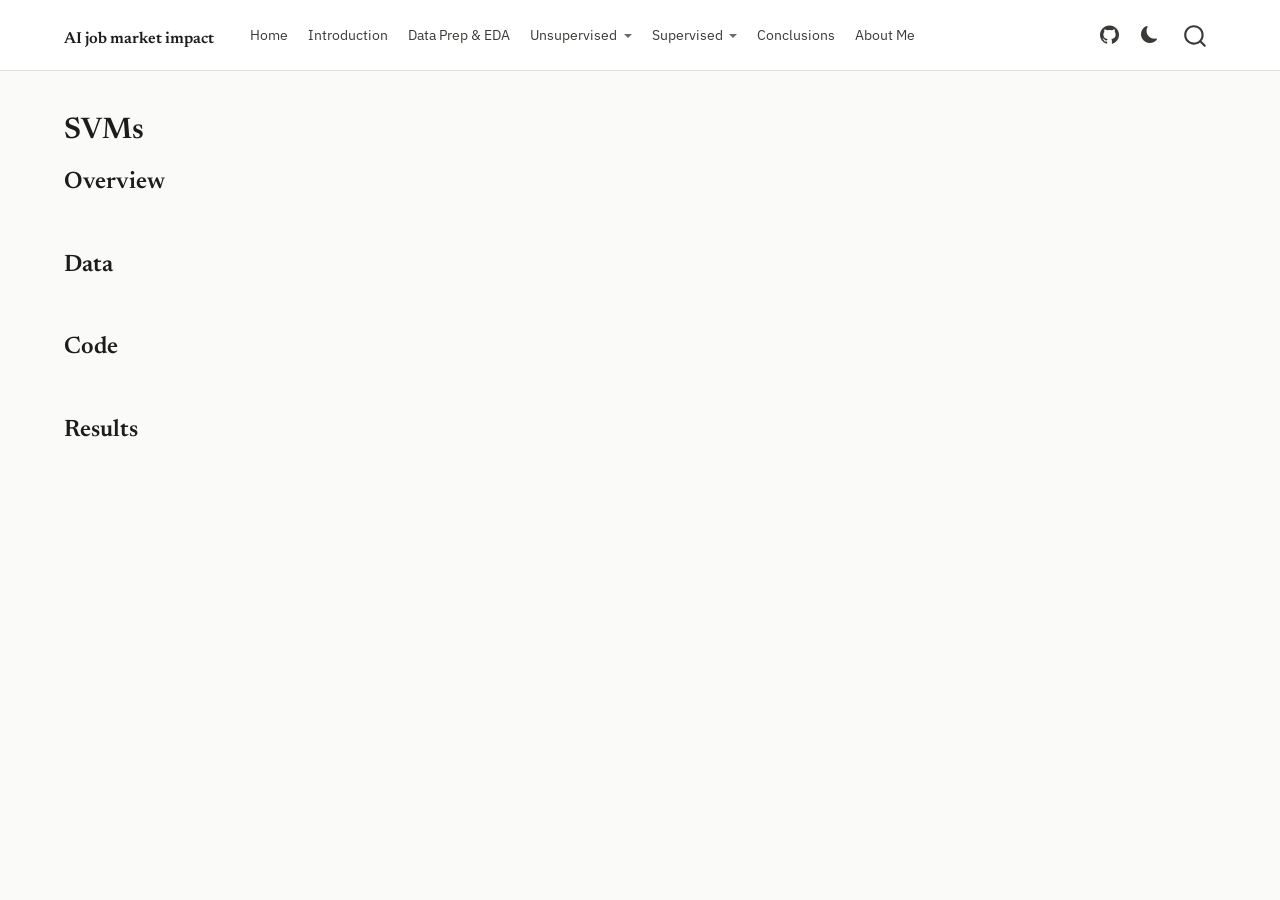
<file: docs/svm.html>
<!DOCTYPE html>
<html xmlns="http://www.w3.org/1999/xhtml" lang="en" xml:lang="en"><head>

<meta charset="utf-8">
<meta name="generator" content="quarto-1.10.18">

<meta name="viewport" content="width=device-width, initial-scale=1.0, user-scalable=yes">


<title>SVMs – AI job market impact</title>
<style>
/* Default styles provided by pandoc.
** See https://pandoc.org/MANUAL.html#variables-for-html for config info.
*/
span.smallcaps{font-variant: small-caps;}
div.columns{display: flex; gap: 1.5em;}
div.column{flex: auto;}
@media screen {
div.columns{gap: min(4vw, 1.5em);}
div.column{overflow-x: auto;}
}
div.hanging-indent{margin-left: 1.5em; text-indent: -1.5em;}
ul.task-list{list-style: none;}
ul.task-list li input[type="checkbox"] {
  width: 0.8em;
  margin: 0 0.8em 0.2em -1em; /* quarto-specific, see https://github.com/quarto-dev/quarto-cli/issues/4556 */ 
  vertical-align: middle;
}
</style>


<script src="site_libs/quarto-nav/quarto-nav.js"></script>
<script src="site_libs/quarto-nav/headroom.min.js"></script>
<script src="site_libs/clipboard/clipboard.min.js"></script>
<script src="site_libs/quarto-search/autocomplete.umd.js"></script>
<script src="site_libs/quarto-search/fuse.min.js"></script>
<script src="site_libs/quarto-search/quarto-search.js"></script>
<meta name="quarto:offset" content="./">
<script src="site_libs/quarto-html/quarto.js" type="module"></script>
<script src="site_libs/quarto-html/tabsets/tabsets.js" type="module"></script>
<script src="site_libs/quarto-html/popper.min.js"></script>
<script src="site_libs/quarto-html/tippy.umd.min.js"></script>
<script src="site_libs/quarto-html/anchor.min.js"></script>
<link href="site_libs/quarto-html/tippy.css" rel="stylesheet">
<link href="site_libs/quarto-html/quarto-syntax-highlighting-64a204ab8560d761af7679ceaba22944.css" rel="stylesheet" class="quarto-color-scheme" id="quarto-text-highlighting-styles">
<link href="site_libs/quarto-html/quarto-syntax-highlighting-dark-b85bc7c33db8c58e0ec93c3465666fed.css" rel="stylesheet" class="quarto-color-scheme quarto-color-alternate" id="quarto-text-highlighting-styles">
<link href="site_libs/quarto-html/quarto-syntax-highlighting-64a204ab8560d761af7679ceaba22944.css" rel="stylesheet" class="quarto-color-scheme-extra" id="quarto-text-highlighting-styles">
<script src="site_libs/bootstrap/bootstrap.min.js"></script>
<link href="site_libs/bootstrap/bootstrap-icons.css" rel="stylesheet">
<link href="site_libs/bootstrap/bootstrap-9084e66acd12eae0aa7de9a5ccb9a2e0.min.css" rel="stylesheet" append-hash="true" class="quarto-color-scheme" id="quarto-bootstrap" data-mode="light">
<link href="site_libs/bootstrap/bootstrap-dark-2d8c5dbd272956421086809e24861dbd.min.css" rel="stylesheet" append-hash="true" class="quarto-color-scheme quarto-color-alternate" id="quarto-bootstrap" data-mode="dark">
<link href="site_libs/bootstrap/bootstrap-9084e66acd12eae0aa7de9a5ccb9a2e0.min.css" rel="stylesheet" append-hash="true" class="quarto-color-scheme-extra" id="quarto-bootstrap" data-mode="light">
<script id="quarto-search-options" type="application/json">{
  "location": "navbar",
  "copy-button": false,
  "collapse-after": 3,
  "panel-placement": "end",
  "type": "overlay",
  "limit": 50,
  "keyboard-shortcut": [
    "f",
    "/",
    "s"
  ],
  "show-item-context": false,
  "language": {
    "search-no-results-text": "No results",
    "search-matching-documents-text": "matching documents",
    "search-copy-link-title": "Copy link to search",
    "search-hide-matches-text": "Hide additional matches",
    "search-more-match-text": "more match in this document",
    "search-more-matches-text": "more matches in this document",
    "search-clear-button-title": "Clear",
    "search-text-placeholder": "",
    "search-detached-cancel-button-title": "Cancel",
    "search-submit-button-title": "Submit",
    "search-label": "Search"
  }
}</script>


</head>

<body class="nav-fixed quarto-light"><script id="quarto-html-before-body" type="application/javascript">
    const toggleBodyColorMode = (bsSheetEl) => {
      const mode = bsSheetEl.getAttribute("data-mode");
      const bodyEl = window.document.querySelector("body");
      if (mode === "dark") {
        bodyEl.classList.add("quarto-dark");
        bodyEl.classList.remove("quarto-light");
      } else {
        bodyEl.classList.add("quarto-light");
        bodyEl.classList.remove("quarto-dark");
      }
    }
    const toggleBodyColorPrimary = () => {
      const bsSheetEl = window.document.querySelector("link#quarto-bootstrap:not([rel=disabled-stylesheet])");
      if (bsSheetEl) {
        toggleBodyColorMode(bsSheetEl);
      }
    }
    const setColorSchemeToggle = (alternate) => {
      const toggles = window.document.querySelectorAll('.quarto-color-scheme-toggle');
      for (let i=0; i < toggles.length; i++) {
        const toggle = toggles[i];
        if (toggle) {
          if (alternate) {
            toggle.classList.add("alternate");
          } else {
            toggle.classList.remove("alternate");
          }
        }
      }
    };
    const toggleColorMode = (alternate) => {
      // Switch the stylesheets
      const primaryStylesheets = window.document.querySelectorAll('link.quarto-color-scheme:not(.quarto-color-alternate)');
      const alternateStylesheets = window.document.querySelectorAll('link.quarto-color-scheme.quarto-color-alternate');
      manageTransitions('#quarto-margin-sidebar .nav-link', false);
      if (alternate) {
        // note: dark is layered on light, we don't disable primary!
        enableStylesheet(alternateStylesheets);
        for (const sheetNode of alternateStylesheets) {
          if (sheetNode.id === "quarto-bootstrap") {
            toggleBodyColorMode(sheetNode);
          }
        }
      } else {
        disableStylesheet(alternateStylesheets);
        enableStylesheet(primaryStylesheets)
        toggleBodyColorPrimary();
      }
      manageTransitions('#quarto-margin-sidebar .nav-link', true);
      // Switch the toggles
      setColorSchemeToggle(alternate)
      // Hack to workaround the fact that safari doesn't
      // properly recolor the scrollbar when toggling (#1455)
      if (navigator.userAgent.indexOf('Safari') > 0 && navigator.userAgent.indexOf('Chrome') == -1) {
        manageTransitions("body", false);
        window.scrollTo(0, 1);
        setTimeout(() => {
          window.scrollTo(0, 0);
          manageTransitions("body", true);
        }, 40);
      }
    }
    const disableStylesheet = (stylesheets) => {
      for (let i=0; i < stylesheets.length; i++) {
        const stylesheet = stylesheets[i];
        stylesheet.rel = 'disabled-stylesheet';
      }
    }
    const enableStylesheet = (stylesheets) => {
      for (let i=0; i < stylesheets.length; i++) {
        const stylesheet = stylesheets[i];
        if(stylesheet.rel !== 'stylesheet') { // for Chrome, which will still FOUC without this check
          stylesheet.rel = 'stylesheet';
        }
      }
    }
    const manageTransitions = (selector, allowTransitions) => {
      const els = window.document.querySelectorAll(selector);
      for (let i=0; i < els.length; i++) {
        const el = els[i];
        if (allowTransitions) {
          el.classList.remove('notransition');
        } else {
          el.classList.add('notransition');
        }
      }
    }
    const isFileUrl = () => {
      return window.location.protocol === 'file:';
    }
    const hasAlternateSentinel = () => {
      let styleSentinel = getColorSchemeSentinel();
      if (styleSentinel !== null) {
        return styleSentinel === "alternate";
      } else {
        return false;
      }
    }
    const setStyleSentinel = (alternate) => {
      const value = alternate ? "alternate" : "default";
      if (!isFileUrl()) {
        window.localStorage.setItem("quarto-color-scheme", value);
      } else {
        localAlternateSentinel = value;
      }
    }
    const getColorSchemeSentinel = () => {
      if (!isFileUrl()) {
        const storageValue = window.localStorage.getItem("quarto-color-scheme");
        return storageValue != null ? storageValue : localAlternateSentinel;
      } else {
        return localAlternateSentinel;
      }
    }
    const toggleGiscusIfUsed = (isAlternate, darkModeDefault) => {
      const baseTheme = document.querySelector('#giscus-base-theme')?.value ?? 'light';
      const alternateTheme = document.querySelector('#giscus-alt-theme')?.value ?? 'dark';
      let newTheme = '';
      if(authorPrefersDark) {
        newTheme = isAlternate ? baseTheme : alternateTheme;
      } else {
        newTheme = isAlternate ? alternateTheme : baseTheme;
      }
      const changeGiscusTheme = () => {
        // From: https://github.com/giscus/giscus/issues/336
        const sendMessage = (message) => {
          const iframe = document.querySelector('iframe.giscus-frame');
          if (!iframe) return;
          iframe.contentWindow.postMessage({ giscus: message }, 'https://giscus.app');
        }
        sendMessage({
          setConfig: {
            theme: newTheme
          }
        });
      }
      const isGiscussLoaded = window.document.querySelector('iframe.giscus-frame') !== null;
      if (isGiscussLoaded) {
        changeGiscusTheme();
      }
    };
    const authorPrefersDark = false;
    const darkModeDefault = authorPrefersDark;
      document.querySelector('link#quarto-text-highlighting-styles.quarto-color-scheme-extra').rel = 'disabled-stylesheet';
      document.querySelector('link#quarto-bootstrap.quarto-color-scheme-extra').rel = 'disabled-stylesheet';
    let localAlternateSentinel = darkModeDefault ? 'alternate' : 'default';
    // Dark / light mode switch
    window.quartoToggleColorScheme = () => {
      // Read the current dark / light value
      let toAlternate = !hasAlternateSentinel();
      toggleColorMode(toAlternate);
      setStyleSentinel(toAlternate);
      toggleGiscusIfUsed(toAlternate, darkModeDefault);
      window.dispatchEvent(new Event('resize'));
    };
    // Switch to dark mode if need be
    if (hasAlternateSentinel()) {
      toggleColorMode(true);
    } else {
      toggleColorMode(false);
    }
  </script>

<div id="quarto-search-results"></div>
  <header id="quarto-header" class="headroom fixed-top">
    <nav class="navbar navbar-expand-xl " data-bs-theme="dark">
      <div class="navbar-container container-fluid">
      <div class="navbar-brand-container mx-auto">
    <a class="navbar-brand" href="./index.html">
    <span class="navbar-title">AI job market impact</span>
    </a>
  </div>
            <div id="quarto-search" class="" title="Search"></div>
          <button class="navbar-toggler" type="button" data-bs-toggle="collapse" data-bs-target="#navbarCollapse" aria-controls="navbarCollapse" role="menu" aria-expanded="false" aria-label="Toggle navigation" onclick="if (window.quartoToggleHeadroom) { window.quartoToggleHeadroom(); }">
  <span class="navbar-toggler-icon"></span>
</button>
          <div class="collapse navbar-collapse" id="navbarCollapse">
            <ul class="navbar-nav navbar-nav-scroll me-auto">
  <li class="nav-item">
    <a class="nav-link" href="./index.html"> 
<span class="menu-text">Home</span></a>
  </li>  
  <li class="nav-item">
    <a class="nav-link" href="./introduction.html"> 
<span class="menu-text">Introduction</span></a>
  </li>  
  <li class="nav-item">
    <a class="nav-link" href="./dataprep_eda.html"> 
<span class="menu-text">Data Prep &amp; EDA</span></a>
  </li>  
  <li class="nav-item dropdown ">
    <a class="nav-link dropdown-toggle" href="#" id="nav-menu-unsupervised" role="link" data-bs-toggle="dropdown" aria-expanded="false">
 <span class="menu-text">Unsupervised</span>
    </a>
    <ul class="dropdown-menu" aria-labelledby="nav-menu-unsupervised">    
        <li>
    <a class="dropdown-item" href="./clustering.html">
 <span class="dropdown-text">Clustering</span></a>
  </li>  
        <li>
    <a class="dropdown-item" href="./pca.html">
 <span class="dropdown-text">PCA</span></a>
  </li>  
    </ul>
  </li>
  <li class="nav-item dropdown ">
    <a class="nav-link dropdown-toggle" href="#" id="nav-menu-supervised" role="link" data-bs-toggle="dropdown" aria-expanded="false">
 <span class="menu-text">Supervised</span>
    </a>
    <ul class="dropdown-menu" aria-labelledby="nav-menu-supervised">    
        <li>
    <a class="dropdown-item" href="./naivebayes.html">
 <span class="dropdown-text">Naive Bayes</span></a>
  </li>  
        <li>
    <a class="dropdown-item" href="./dectrees.html">
 <span class="dropdown-text">Decision Trees</span></a>
  </li>  
        <li>
    <a class="dropdown-item" href="./svm.html">
 <span class="dropdown-text">SVMs</span></a>
  </li>  
        <li>
    <a class="dropdown-item" href="./regression.html">
 <span class="dropdown-text">Regression</span></a>
  </li>  
        <li>
    <a class="dropdown-item" href="./nn.html">
 <span class="dropdown-text">Neural Networks</span></a>
  </li>  
    </ul>
  </li>
  <li class="nav-item">
    <a class="nav-link" href="./conclusions.html"> 
<span class="menu-text">Conclusions</span></a>
  </li>  
  <li class="nav-item">
    <a class="nav-link" href="./about.html"> 
<span class="menu-text">About Me</span></a>
  </li>  
</ul>
            <ul class="navbar-nav navbar-nav-scroll ms-auto">
  <li class="nav-item compact">
    <a class="nav-link" href="https://github.com/RahulHipparkar/ai-job-market-impact"> <i class="bi bi-github" role="img">
</i> 
<span class="menu-text"></span></a>
  </li>  
</ul>
          </div> <!-- /navcollapse -->
            <div class="quarto-navbar-tools">
  <a href="" class="quarto-color-scheme-toggle quarto-navigation-tool  px-1" onclick="window.quartoToggleColorScheme(); return false;" title="Toggle dark mode"><i class="bi"></i></a>
</div>
      </div> <!-- /container-fluid -->
    </nav>
</header>
<!-- content -->
<div id="quarto-content" class="quarto-container page-columns page-rows-contents page-layout-full page-navbar">
<!-- sidebar -->
<!-- margin-sidebar -->
    
<!-- main -->
<main class="content column-page" id="quarto-document-content">


<header id="title-block-header" class="quarto-title-block default">
<div class="quarto-title">
<h1 class="title">SVMs</h1>
</div>



<div class="quarto-title-meta column-page">

    
  
    
  </div>
  


</header>


<section id="overview" class="level2">
<h2 class="anchored" data-anchor-id="overview">Overview</h2>
</section>
<section id="data" class="level2">
<h2 class="anchored" data-anchor-id="data">Data</h2>
</section>
<section id="code" class="level2">
<h2 class="anchored" data-anchor-id="code">Code</h2>
</section>
<section id="results" class="level2">
<h2 class="anchored" data-anchor-id="results">Results</h2>


</section>

</main> <!-- /main -->
<script id="quarto-html-after-body" type="application/javascript">
  window.document.addEventListener("DOMContentLoaded", function (event) {
    // Ensure there is a toggle, if there isn't float one in the top right
    if (window.document.querySelector('.quarto-color-scheme-toggle') === null) {
      const a = window.document.createElement('a');
      a.classList.add('top-right');
      a.classList.add('quarto-color-scheme-toggle');
      a.href = "";
      a.onclick = function() { try { window.quartoToggleColorScheme(); } catch {} return false; };
      const i = window.document.createElement("i");
      i.classList.add('bi');
      a.appendChild(i);
      window.document.body.appendChild(a);
    }
    setColorSchemeToggle(hasAlternateSentinel())
    const icon = "";
    const anchorJS = new window.AnchorJS();
    anchorJS.options = {
      placement: 'right',
      icon: icon
    };
    anchorJS.add('.anchored');
    const isCodeAnnotation = (el) => {
      for (const clz of el.classList) {
        if (clz.startsWith('code-annotation-')) {                     
          return true;
        }
      }
      return false;
    }
    const onCopySuccess = function(e) {
      // button target
      const button = e.trigger;
      // don't keep focus
      button.blur();
      // flash "checked"
      button.classList.add('code-copy-button-checked');
      var currentTitle = button.getAttribute("title");
      button.setAttribute("title", "Copied!");
      let tooltip;
      if (window.bootstrap) {
        button.setAttribute("data-bs-toggle", "tooltip");
        button.setAttribute("data-bs-placement", "left");
        button.setAttribute("data-bs-title", "Copied!");
        tooltip = new bootstrap.Tooltip(button, 
          { trigger: "manual", 
            customClass: "code-copy-button-tooltip",
            offset: [0, -8]});
        tooltip.show();    
      }
      setTimeout(function() {
        if (tooltip) {
          tooltip.hide();
          button.removeAttribute("data-bs-title");
          button.removeAttribute("data-bs-toggle");
          button.removeAttribute("data-bs-placement");
        }
        button.setAttribute("title", currentTitle);
        button.classList.remove('code-copy-button-checked');
      }, 1000);
      // clear code selection
      e.clearSelection();
    }
    const getTextToCopy = function(trigger) {
      const outerScaffold = trigger.parentElement.cloneNode(true);
      const codeEl = outerScaffold.querySelector('code');
      for (const childEl of codeEl.children) {
        if (isCodeAnnotation(childEl)) {
          childEl.remove();
        }
      }
      return codeEl.innerText;
    }
    const clipboard = new window.ClipboardJS('.code-copy-button:not([data-in-quarto-modal])', {
      text: getTextToCopy
    });
    clipboard.on('success', onCopySuccess);
    if (window.document.getElementById('quarto-embedded-source-code-modal')) {
      const clipboardModal = new window.ClipboardJS('.code-copy-button[data-in-quarto-modal]', {
        text: getTextToCopy,
        container: window.document.getElementById('quarto-embedded-source-code-modal')
      });
      clipboardModal.on('success', onCopySuccess);
    }
      var localhostRegex = new RegExp(/^(?:http|https):\/\/localhost\:?[0-9]*\//);
      var mailtoRegex = new RegExp(/^mailto:/);
        var filterRegex = new RegExp('/' + window.location.host + '/');
      var isInternal = (href) => {
          return filterRegex.test(href) || localhostRegex.test(href) || mailtoRegex.test(href);
      }
      // Inspect non-navigation links and adorn them if external
     var links = window.document.querySelectorAll('a[href]:not(.nav-link):not(.navbar-brand):not(.toc-action):not(.sidebar-link):not(.sidebar-item-toggle):not(.pagination-link):not(.no-external):not([aria-hidden]):not(.dropdown-item):not(.quarto-navigation-tool):not(.about-link)');
      for (var i=0; i<links.length; i++) {
        const link = links[i];
        if (!isInternal(link.href)) {
          // undo the damage that might have been done by quarto-nav.js in the case of
          // links that we want to consider external
          if (link.dataset.originalHref !== undefined) {
            link.href = link.dataset.originalHref;
          }
        }
      }
    function tippyHover(el, contentFn, onTriggerFn, onUntriggerFn) {
      const config = {
        allowHTML: true,
        maxWidth: 500,
        delay: 100,
        arrow: false,
        appendTo: function(el) {
            return el.parentElement;
        },
        interactive: true,
        interactiveBorder: 10,
        theme: 'quarto',
        placement: 'bottom-start',
      };
      if (contentFn) {
        config.content = contentFn;
      }
      if (onTriggerFn) {
        config.onTrigger = onTriggerFn;
      }
      if (onUntriggerFn) {
        config.onUntrigger = onUntriggerFn;
      }
      window.tippy(el, config); 
    }
    const noterefs = window.document.querySelectorAll('a[role="doc-noteref"]');
    for (var i=0; i<noterefs.length; i++) {
      const ref = noterefs[i];
      tippyHover(ref, function() {
        // use id or data attribute instead here
        let href = ref.getAttribute('data-footnote-href') || ref.getAttribute('href');
        try { href = new URL(href).hash; } catch {}
        const id = href.replace(/^#\/?/, "");
        const note = window.document.getElementById(id);
        if (note) {
          return note.innerHTML;
        } else {
          return "";
        }
      });
    }
    const xrefs = window.document.querySelectorAll('a.quarto-xref');
    const processXRef = (id, note) => {
      // Strip column container classes
      const stripColumnClz = (el) => {
        el.classList.remove("page-full", "page-columns");
        if (el.children) {
          for (const child of el.children) {
            stripColumnClz(child);
          }
        }
      }
      stripColumnClz(note)
      if (id === null || id.startsWith('sec-')) {
        // Special case sections, only their first couple elements
        const container = document.createElement("div");
        if (note.children && note.children.length > 2) {
          container.appendChild(note.children[0].cloneNode(true));
          for (let i = 1; i < note.children.length; i++) {
            const child = note.children[i];
            if (child.tagName === "P" && child.innerText === "") {
              continue;
            } else {
              container.appendChild(child.cloneNode(true));
              break;
            }
          }
          if (window.Quarto?.typesetMath) {
            window.Quarto.typesetMath(container);
          }
          return container.innerHTML
        } else {
          if (window.Quarto?.typesetMath) {
            window.Quarto.typesetMath(note);
          }
          return note.innerHTML;
        }
      } else {
        // Remove any anchor links if they are present
        const anchorLink = note.querySelector('a.anchorjs-link');
        if (anchorLink) {
          anchorLink.remove();
        }
        if (window.Quarto?.typesetMath) {
          window.Quarto.typesetMath(note);
        }
        if (note.classList.contains("callout")) {
          return note.outerHTML;
        } else {
          return note.innerHTML;
        }
      }
    }
    for (var i=0; i<xrefs.length; i++) {
      const xref = xrefs[i];
      tippyHover(xref, undefined, function(instance) {
        instance.disable();
        let url = xref.getAttribute('href');
        let hash = undefined; 
        if (url.startsWith('#')) {
          hash = url;
        } else {
          try { hash = new URL(url).hash; } catch {}
        }
        if (hash) {
          const id = hash.replace(/^#\/?/, "");
          const note = window.document.getElementById(id);
          if (note !== null) {
            try {
              const html = processXRef(id, note.cloneNode(true));
              instance.setContent(html);
            } finally {
              instance.enable();
              instance.show();
            }
          } else {
            // See if we can fetch this
            fetch(url.split('#')[0])
            .then(res => res.text())
            .then(html => {
              const parser = new DOMParser();
              const htmlDoc = parser.parseFromString(html, "text/html");
              const note = htmlDoc.getElementById(id);
              if (note !== null) {
                const html = processXRef(id, note);
                instance.setContent(html);
              } 
            }).finally(() => {
              instance.enable();
              instance.show();
            });
          }
        } else {
          // See if we can fetch a full url (with no hash to target)
          // This is a special case and we should probably do some content thinning / targeting
          fetch(url)
          .then(res => res.text())
          .then(html => {
            const parser = new DOMParser();
            const htmlDoc = parser.parseFromString(html, "text/html");
            const note = htmlDoc.querySelector('main.content');
            if (note !== null) {
              // This should only happen for chapter cross references
              // (since there is no id in the URL)
              // remove the first header
              if (note.children.length > 0 && note.children[0].tagName === "HEADER") {
                note.children[0].remove();
              }
              const html = processXRef(null, note);
              instance.setContent(html);
            } 
          }).finally(() => {
            instance.enable();
            instance.show();
          });
        }
      }, function(instance) {
      });
    }
        let selectedAnnoteEl;
        const selectorForAnnotation = ( cell, annotation) => {
          let cellAttr = 'data-code-cell="' + cell + '"';
          let lineAttr = 'data-code-annotation="' +  annotation + '"';
          const selector = 'span[' + cellAttr + '][' + lineAttr + ']';
          return selector;
        }
        const selectCodeLines = (annoteEl) => {
          const doc = window.document;
          const targetCell = annoteEl.getAttribute("data-target-cell");
          const targetAnnotation = annoteEl.getAttribute("data-target-annotation");
          const annoteSpan = window.document.querySelector(selectorForAnnotation(targetCell, targetAnnotation));
          const lines = annoteSpan.getAttribute("data-code-lines").split(",");
          const lineIds = lines.map((line) => {
            return targetCell + "-" + line;
          })
          let top = null;
          let height = null;
          let parent = null;
          if (lineIds.length > 0) {
              //compute the position of the single el (top and bottom and make a div)
              const el = window.document.getElementById(lineIds[0]);
              top = el.offsetTop;
              height = el.offsetHeight;
              parent = el.parentElement.parentElement;
            if (lineIds.length > 1) {
              const lastEl = window.document.getElementById(lineIds[lineIds.length - 1]);
              const bottom = lastEl.offsetTop + lastEl.offsetHeight;
              height = bottom - top;
            }
            if (top !== null && height !== null && parent !== null) {
              // cook up a div (if necessary) and position it 
              let div = window.document.getElementById("code-annotation-line-highlight");
              if (div === null) {
                div = window.document.createElement("div");
                div.setAttribute("id", "code-annotation-line-highlight");
                div.style.position = 'absolute';
                parent.appendChild(div);
              }
              div.style.top = top - 2 + "px";
              div.style.height = height + 4 + "px";
              div.style.left = 0;
              let gutterDiv = window.document.getElementById("code-annotation-line-highlight-gutter");
              if (gutterDiv === null) {
                gutterDiv = window.document.createElement("div");
                gutterDiv.setAttribute("id", "code-annotation-line-highlight-gutter");
                gutterDiv.style.position = 'absolute';
                const codeCell = window.document.getElementById(targetCell);
                const gutter = codeCell.querySelector('.code-annotation-gutter');
                gutter.appendChild(gutterDiv);
              }
              gutterDiv.style.top = top - 2 + "px";
              gutterDiv.style.height = height + 4 + "px";
            }
            selectedAnnoteEl = annoteEl;
          }
        };
        const unselectCodeLines = () => {
          const elementsIds = ["code-annotation-line-highlight", "code-annotation-line-highlight-gutter"];
          elementsIds.forEach((elId) => {
            const div = window.document.getElementById(elId);
            if (div) {
              div.remove();
            }
          });
          selectedAnnoteEl = undefined;
        };
          // Handle positioning of the toggle
      window.addEventListener(
        "resize",
        throttle(() => {
          elRect = undefined;
          if (selectedAnnoteEl) {
            selectCodeLines(selectedAnnoteEl);
          }
        }, 10)
      );
      function throttle(fn, ms) {
      let throttle = false;
      let timer;
        return (...args) => {
          if(!throttle) { // first call gets through
              fn.apply(this, args);
              throttle = true;
          } else { // all the others get throttled
              if(timer) clearTimeout(timer); // cancel #2
              timer = setTimeout(() => {
                fn.apply(this, args);
                timer = throttle = false;
              }, ms);
          }
        };
      }
        // Attach click handler to the DT
        const annoteDls = window.document.querySelectorAll('dt[data-target-cell]');
        for (const annoteDlNode of annoteDls) {
          annoteDlNode.addEventListener('click', (event) => {
            const clickedEl = event.target;
            if (clickedEl !== selectedAnnoteEl) {
              unselectCodeLines();
              const activeEl = window.document.querySelector('dt[data-target-cell].code-annotation-active');
              if (activeEl) {
                activeEl.classList.remove('code-annotation-active');
              }
              selectCodeLines(clickedEl);
              clickedEl.classList.add('code-annotation-active');
            } else {
              // Unselect the line
              unselectCodeLines();
              clickedEl.classList.remove('code-annotation-active');
            }
          });
        }
    const findCites = (el) => {
      const parentEl = el.parentElement;
      if (parentEl) {
        const cites = parentEl.dataset.cites;
        if (cites) {
          return {
            el,
            cites: cites.split(' ')
          };
        } else {
          return findCites(el.parentElement)
        }
      } else {
        return undefined;
      }
    };
    var bibliorefs = window.document.querySelectorAll('a[role="doc-biblioref"]');
    for (var i=0; i<bibliorefs.length; i++) {
      const ref = bibliorefs[i];
      const citeInfo = findCites(ref);
      if (citeInfo) {
        tippyHover(citeInfo.el, function() {
          var popup = window.document.createElement('div');
          citeInfo.cites.forEach(function(cite) {
            var citeDiv = window.document.createElement('div');
            citeDiv.classList.add('hanging-indent');
            citeDiv.classList.add('csl-entry');
            var biblioDiv = window.document.getElementById('ref-' + cite);
            if (biblioDiv) {
              citeDiv.innerHTML = biblioDiv.innerHTML;
            }
            popup.appendChild(citeDiv);
          });
          return popup.innerHTML;
        });
      }
    }
  });
  </script>
</div> <!-- /content -->




</body></html>
</file>
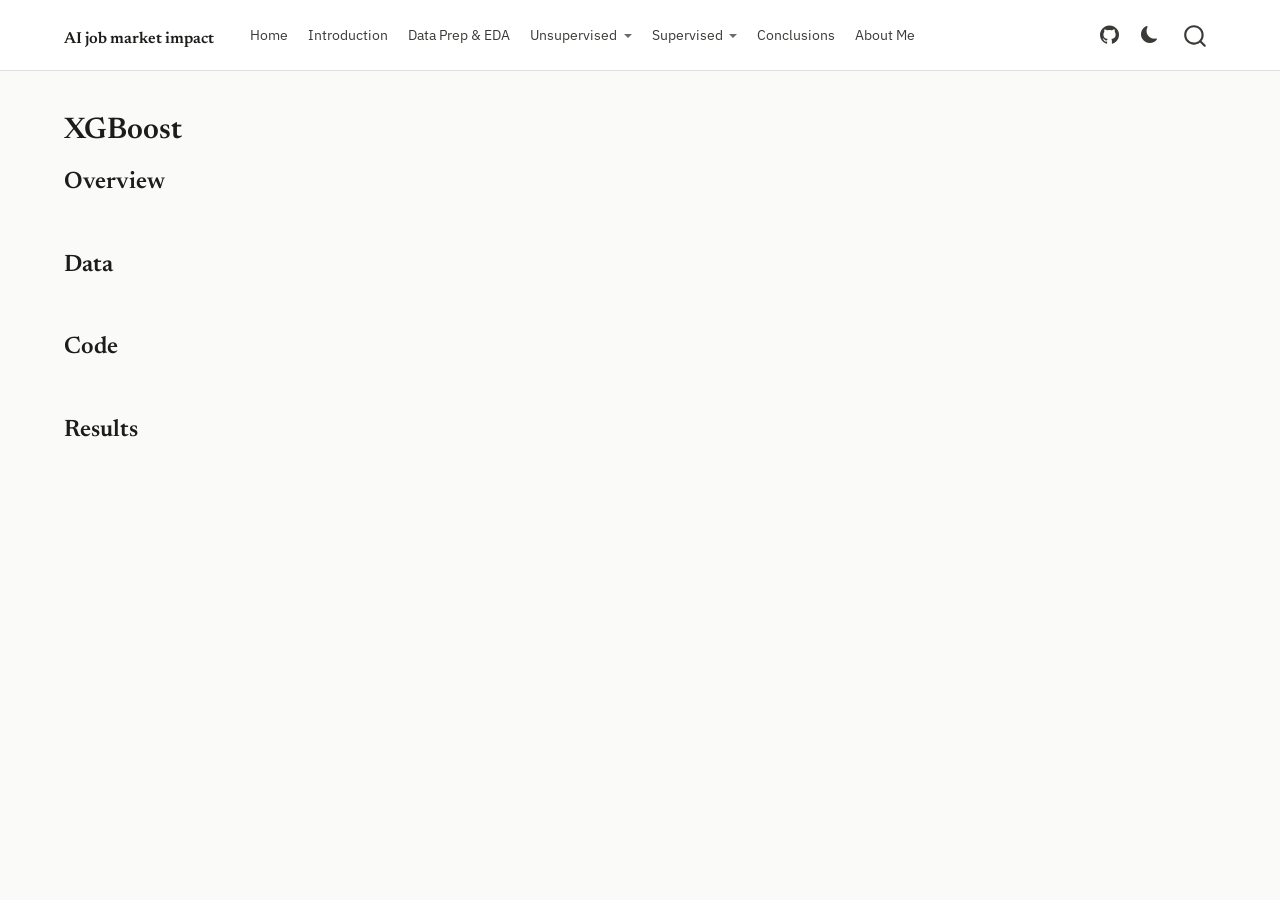
<file: docs/xgboost.html>
<!DOCTYPE html>
<html xmlns="http://www.w3.org/1999/xhtml" lang="en" xml:lang="en"><head>

<meta charset="utf-8">
<meta name="generator" content="quarto-1.10.18">

<meta name="viewport" content="width=device-width, initial-scale=1.0, user-scalable=yes">


<title>XGBoost – AI job market impact</title>
<style>
/* Default styles provided by pandoc.
** See https://pandoc.org/MANUAL.html#variables-for-html for config info.
*/
span.smallcaps{font-variant: small-caps;}
div.columns{display: flex; gap: 1.5em;}
div.column{flex: auto;}
@media screen {
div.columns{gap: min(4vw, 1.5em);}
div.column{overflow-x: auto;}
}
div.hanging-indent{margin-left: 1.5em; text-indent: -1.5em;}
ul.task-list{list-style: none;}
ul.task-list li input[type="checkbox"] {
  width: 0.8em;
  margin: 0 0.8em 0.2em -1em; /* quarto-specific, see https://github.com/quarto-dev/quarto-cli/issues/4556 */ 
  vertical-align: middle;
}
</style>


<script src="site_libs/quarto-nav/quarto-nav.js"></script>
<script src="site_libs/quarto-nav/headroom.min.js"></script>
<script src="site_libs/clipboard/clipboard.min.js"></script>
<script src="site_libs/quarto-search/autocomplete.umd.js"></script>
<script src="site_libs/quarto-search/fuse.min.js"></script>
<script src="site_libs/quarto-search/quarto-search.js"></script>
<meta name="quarto:offset" content="./">
<script src="site_libs/quarto-html/quarto.js" type="module"></script>
<script src="site_libs/quarto-html/tabsets/tabsets.js" type="module"></script>
<script src="site_libs/quarto-html/popper.min.js"></script>
<script src="site_libs/quarto-html/tippy.umd.min.js"></script>
<script src="site_libs/quarto-html/anchor.min.js"></script>
<link href="site_libs/quarto-html/tippy.css" rel="stylesheet">
<link href="site_libs/quarto-html/quarto-syntax-highlighting-64a204ab8560d761af7679ceaba22944.css" rel="stylesheet" class="quarto-color-scheme" id="quarto-text-highlighting-styles">
<link href="site_libs/quarto-html/quarto-syntax-highlighting-dark-b85bc7c33db8c58e0ec93c3465666fed.css" rel="stylesheet" class="quarto-color-scheme quarto-color-alternate" id="quarto-text-highlighting-styles">
<link href="site_libs/quarto-html/quarto-syntax-highlighting-64a204ab8560d761af7679ceaba22944.css" rel="stylesheet" class="quarto-color-scheme-extra" id="quarto-text-highlighting-styles">
<script src="site_libs/bootstrap/bootstrap.min.js"></script>
<link href="site_libs/bootstrap/bootstrap-icons.css" rel="stylesheet">
<link href="site_libs/bootstrap/bootstrap-9084e66acd12eae0aa7de9a5ccb9a2e0.min.css" rel="stylesheet" append-hash="true" class="quarto-color-scheme" id="quarto-bootstrap" data-mode="light">
<link href="site_libs/bootstrap/bootstrap-dark-2d8c5dbd272956421086809e24861dbd.min.css" rel="stylesheet" append-hash="true" class="quarto-color-scheme quarto-color-alternate" id="quarto-bootstrap" data-mode="dark">
<link href="site_libs/bootstrap/bootstrap-9084e66acd12eae0aa7de9a5ccb9a2e0.min.css" rel="stylesheet" append-hash="true" class="quarto-color-scheme-extra" id="quarto-bootstrap" data-mode="light">
<script id="quarto-search-options" type="application/json">{
  "location": "navbar",
  "copy-button": false,
  "collapse-after": 3,
  "panel-placement": "end",
  "type": "overlay",
  "limit": 50,
  "keyboard-shortcut": [
    "f",
    "/",
    "s"
  ],
  "show-item-context": false,
  "language": {
    "search-no-results-text": "No results",
    "search-matching-documents-text": "matching documents",
    "search-copy-link-title": "Copy link to search",
    "search-hide-matches-text": "Hide additional matches",
    "search-more-match-text": "more match in this document",
    "search-more-matches-text": "more matches in this document",
    "search-clear-button-title": "Clear",
    "search-text-placeholder": "",
    "search-detached-cancel-button-title": "Cancel",
    "search-submit-button-title": "Submit",
    "search-label": "Search"
  }
}</script>


</head>

<body class="nav-fixed quarto-light"><script id="quarto-html-before-body" type="application/javascript">
    const toggleBodyColorMode = (bsSheetEl) => {
      const mode = bsSheetEl.getAttribute("data-mode");
      const bodyEl = window.document.querySelector("body");
      if (mode === "dark") {
        bodyEl.classList.add("quarto-dark");
        bodyEl.classList.remove("quarto-light");
      } else {
        bodyEl.classList.add("quarto-light");
        bodyEl.classList.remove("quarto-dark");
      }
    }
    const toggleBodyColorPrimary = () => {
      const bsSheetEl = window.document.querySelector("link#quarto-bootstrap:not([rel=disabled-stylesheet])");
      if (bsSheetEl) {
        toggleBodyColorMode(bsSheetEl);
      }
    }
    const setColorSchemeToggle = (alternate) => {
      const toggles = window.document.querySelectorAll('.quarto-color-scheme-toggle');
      for (let i=0; i < toggles.length; i++) {
        const toggle = toggles[i];
        if (toggle) {
          if (alternate) {
            toggle.classList.add("alternate");
          } else {
            toggle.classList.remove("alternate");
          }
        }
      }
    };
    const toggleColorMode = (alternate) => {
      // Switch the stylesheets
      const primaryStylesheets = window.document.querySelectorAll('link.quarto-color-scheme:not(.quarto-color-alternate)');
      const alternateStylesheets = window.document.querySelectorAll('link.quarto-color-scheme.quarto-color-alternate');
      manageTransitions('#quarto-margin-sidebar .nav-link', false);
      if (alternate) {
        // note: dark is layered on light, we don't disable primary!
        enableStylesheet(alternateStylesheets);
        for (const sheetNode of alternateStylesheets) {
          if (sheetNode.id === "quarto-bootstrap") {
            toggleBodyColorMode(sheetNode);
          }
        }
      } else {
        disableStylesheet(alternateStylesheets);
        enableStylesheet(primaryStylesheets)
        toggleBodyColorPrimary();
      }
      manageTransitions('#quarto-margin-sidebar .nav-link', true);
      // Switch the toggles
      setColorSchemeToggle(alternate)
      // Hack to workaround the fact that safari doesn't
      // properly recolor the scrollbar when toggling (#1455)
      if (navigator.userAgent.indexOf('Safari') > 0 && navigator.userAgent.indexOf('Chrome') == -1) {
        manageTransitions("body", false);
        window.scrollTo(0, 1);
        setTimeout(() => {
          window.scrollTo(0, 0);
          manageTransitions("body", true);
        }, 40);
      }
    }
    const disableStylesheet = (stylesheets) => {
      for (let i=0; i < stylesheets.length; i++) {
        const stylesheet = stylesheets[i];
        stylesheet.rel = 'disabled-stylesheet';
      }
    }
    const enableStylesheet = (stylesheets) => {
      for (let i=0; i < stylesheets.length; i++) {
        const stylesheet = stylesheets[i];
        if(stylesheet.rel !== 'stylesheet') { // for Chrome, which will still FOUC without this check
          stylesheet.rel = 'stylesheet';
        }
      }
    }
    const manageTransitions = (selector, allowTransitions) => {
      const els = window.document.querySelectorAll(selector);
      for (let i=0; i < els.length; i++) {
        const el = els[i];
        if (allowTransitions) {
          el.classList.remove('notransition');
        } else {
          el.classList.add('notransition');
        }
      }
    }
    const isFileUrl = () => {
      return window.location.protocol === 'file:';
    }
    const hasAlternateSentinel = () => {
      let styleSentinel = getColorSchemeSentinel();
      if (styleSentinel !== null) {
        return styleSentinel === "alternate";
      } else {
        return false;
      }
    }
    const setStyleSentinel = (alternate) => {
      const value = alternate ? "alternate" : "default";
      if (!isFileUrl()) {
        window.localStorage.setItem("quarto-color-scheme", value);
      } else {
        localAlternateSentinel = value;
      }
    }
    const getColorSchemeSentinel = () => {
      if (!isFileUrl()) {
        const storageValue = window.localStorage.getItem("quarto-color-scheme");
        return storageValue != null ? storageValue : localAlternateSentinel;
      } else {
        return localAlternateSentinel;
      }
    }
    const toggleGiscusIfUsed = (isAlternate, darkModeDefault) => {
      const baseTheme = document.querySelector('#giscus-base-theme')?.value ?? 'light';
      const alternateTheme = document.querySelector('#giscus-alt-theme')?.value ?? 'dark';
      let newTheme = '';
      if(authorPrefersDark) {
        newTheme = isAlternate ? baseTheme : alternateTheme;
      } else {
        newTheme = isAlternate ? alternateTheme : baseTheme;
      }
      const changeGiscusTheme = () => {
        // From: https://github.com/giscus/giscus/issues/336
        const sendMessage = (message) => {
          const iframe = document.querySelector('iframe.giscus-frame');
          if (!iframe) return;
          iframe.contentWindow.postMessage({ giscus: message }, 'https://giscus.app');
        }
        sendMessage({
          setConfig: {
            theme: newTheme
          }
        });
      }
      const isGiscussLoaded = window.document.querySelector('iframe.giscus-frame') !== null;
      if (isGiscussLoaded) {
        changeGiscusTheme();
      }
    };
    const authorPrefersDark = false;
    const darkModeDefault = authorPrefersDark;
      document.querySelector('link#quarto-text-highlighting-styles.quarto-color-scheme-extra').rel = 'disabled-stylesheet';
      document.querySelector('link#quarto-bootstrap.quarto-color-scheme-extra').rel = 'disabled-stylesheet';
    let localAlternateSentinel = darkModeDefault ? 'alternate' : 'default';
    // Dark / light mode switch
    window.quartoToggleColorScheme = () => {
      // Read the current dark / light value
      let toAlternate = !hasAlternateSentinel();
      toggleColorMode(toAlternate);
      setStyleSentinel(toAlternate);
      toggleGiscusIfUsed(toAlternate, darkModeDefault);
      window.dispatchEvent(new Event('resize'));
    };
    // Switch to dark mode if need be
    if (hasAlternateSentinel()) {
      toggleColorMode(true);
    } else {
      toggleColorMode(false);
    }
  </script>

<div id="quarto-search-results"></div>
  <header id="quarto-header" class="headroom fixed-top">
    <nav class="navbar navbar-expand-xl " data-bs-theme="dark">
      <div class="navbar-container container-fluid">
      <div class="navbar-brand-container mx-auto">
    <a class="navbar-brand" href="./index.html">
    <span class="navbar-title">AI job market impact</span>
    </a>
  </div>
            <div id="quarto-search" class="" title="Search"></div>
          <button class="navbar-toggler" type="button" data-bs-toggle="collapse" data-bs-target="#navbarCollapse" aria-controls="navbarCollapse" role="menu" aria-expanded="false" aria-label="Toggle navigation" onclick="if (window.quartoToggleHeadroom) { window.quartoToggleHeadroom(); }">
  <span class="navbar-toggler-icon"></span>
</button>
          <div class="collapse navbar-collapse" id="navbarCollapse">
            <ul class="navbar-nav navbar-nav-scroll me-auto">
  <li class="nav-item">
    <a class="nav-link" href="./index.html"> 
<span class="menu-text">Home</span></a>
  </li>  
  <li class="nav-item">
    <a class="nav-link" href="./introduction.html"> 
<span class="menu-text">Introduction</span></a>
  </li>  
  <li class="nav-item">
    <a class="nav-link" href="./dataprep_eda.html"> 
<span class="menu-text">Data Prep &amp; EDA</span></a>
  </li>  
  <li class="nav-item dropdown ">
    <a class="nav-link dropdown-toggle" href="#" id="nav-menu-unsupervised" role="link" data-bs-toggle="dropdown" aria-expanded="false">
 <span class="menu-text">Unsupervised</span>
    </a>
    <ul class="dropdown-menu" aria-labelledby="nav-menu-unsupervised">    
        <li>
    <a class="dropdown-item" href="./clustering.html">
 <span class="dropdown-text">Clustering</span></a>
  </li>  
        <li>
    <a class="dropdown-item" href="./pca.html">
 <span class="dropdown-text">PCA</span></a>
  </li>  
    </ul>
  </li>
  <li class="nav-item dropdown ">
    <a class="nav-link dropdown-toggle" href="#" id="nav-menu-supervised" role="link" data-bs-toggle="dropdown" aria-expanded="false">
 <span class="menu-text">Supervised</span>
    </a>
    <ul class="dropdown-menu" aria-labelledby="nav-menu-supervised">    
        <li>
    <a class="dropdown-item" href="./naivebayes.html">
 <span class="dropdown-text">Naive Bayes</span></a>
  </li>  
        <li>
    <a class="dropdown-item" href="./dectrees.html">
 <span class="dropdown-text">Decision Trees</span></a>
  </li>  
        <li>
    <a class="dropdown-item" href="./regression.html">
 <span class="dropdown-text">Regression</span></a>
  </li>  
        <li>
    <a class="dropdown-item" href="./adaboost.html">
 <span class="dropdown-text">AdaBoost</span></a>
  </li>  
        <li>
    <a class="dropdown-item" href="./gradientboosting.html">
 <span class="dropdown-text">Gradient Boosting</span></a>
  </li>  
        <li>
    <a class="dropdown-item" href="./xgboost.html">
 <span class="dropdown-text">XGBoost</span></a>
  </li>  
    </ul>
  </li>
  <li class="nav-item">
    <a class="nav-link" href="./conclusions.html"> 
<span class="menu-text">Conclusions</span></a>
  </li>  
  <li class="nav-item">
    <a class="nav-link" href="./about.html"> 
<span class="menu-text">About Me</span></a>
  </li>  
</ul>
            <ul class="navbar-nav navbar-nav-scroll ms-auto">
  <li class="nav-item compact">
    <a class="nav-link" href="https://github.com/RahulHipparkar/ai-job-market-impact"> <i class="bi bi-github" role="img">
</i> 
<span class="menu-text"></span></a>
  </li>  
</ul>
          </div> <!-- /navcollapse -->
            <div class="quarto-navbar-tools">
  <a href="" class="quarto-color-scheme-toggle quarto-navigation-tool  px-1" onclick="window.quartoToggleColorScheme(); return false;" title="Toggle dark mode"><i class="bi"></i></a>
</div>
      </div> <!-- /container-fluid -->
    </nav>
</header>
<!-- content -->
<div id="quarto-content" class="quarto-container page-columns page-rows-contents page-layout-full page-navbar">
<!-- sidebar -->
<!-- margin-sidebar -->
    
<!-- main -->
<main class="content column-page" id="quarto-document-content">


<header id="title-block-header" class="quarto-title-block default">
<div class="quarto-title">
<h1 class="title">XGBoost</h1>
</div>



<div class="quarto-title-meta column-page">

    
  
    
  </div>
  


</header>


<section id="overview" class="level2">
<h2 class="anchored" data-anchor-id="overview">Overview</h2>
</section>
<section id="data" class="level2">
<h2 class="anchored" data-anchor-id="data">Data</h2>
</section>
<section id="code" class="level2">
<h2 class="anchored" data-anchor-id="code">Code</h2>
</section>
<section id="results" class="level2">
<h2 class="anchored" data-anchor-id="results">Results</h2>


</section>

</main> <!-- /main -->
<script id="quarto-html-after-body" type="application/javascript">
  window.document.addEventListener("DOMContentLoaded", function (event) {
    // Ensure there is a toggle, if there isn't float one in the top right
    if (window.document.querySelector('.quarto-color-scheme-toggle') === null) {
      const a = window.document.createElement('a');
      a.classList.add('top-right');
      a.classList.add('quarto-color-scheme-toggle');
      a.href = "";
      a.onclick = function() { try { window.quartoToggleColorScheme(); } catch {} return false; };
      const i = window.document.createElement("i");
      i.classList.add('bi');
      a.appendChild(i);
      window.document.body.appendChild(a);
    }
    setColorSchemeToggle(hasAlternateSentinel())
    const icon = "";
    const anchorJS = new window.AnchorJS();
    anchorJS.options = {
      placement: 'right',
      icon: icon
    };
    anchorJS.add('.anchored');
    const isCodeAnnotation = (el) => {
      for (const clz of el.classList) {
        if (clz.startsWith('code-annotation-')) {                     
          return true;
        }
      }
      return false;
    }
    const onCopySuccess = function(e) {
      // button target
      const button = e.trigger;
      // don't keep focus
      button.blur();
      // flash "checked"
      button.classList.add('code-copy-button-checked');
      var currentTitle = button.getAttribute("title");
      button.setAttribute("title", "Copied!");
      let tooltip;
      if (window.bootstrap) {
        button.setAttribute("data-bs-toggle", "tooltip");
        button.setAttribute("data-bs-placement", "left");
        button.setAttribute("data-bs-title", "Copied!");
        tooltip = new bootstrap.Tooltip(button, 
          { trigger: "manual", 
            customClass: "code-copy-button-tooltip",
            offset: [0, -8]});
        tooltip.show();    
      }
      setTimeout(function() {
        if (tooltip) {
          tooltip.hide();
          button.removeAttribute("data-bs-title");
          button.removeAttribute("data-bs-toggle");
          button.removeAttribute("data-bs-placement");
        }
        button.setAttribute("title", currentTitle);
        button.classList.remove('code-copy-button-checked');
      }, 1000);
      // clear code selection
      e.clearSelection();
    }
    const getTextToCopy = function(trigger) {
      const outerScaffold = trigger.parentElement.cloneNode(true);
      const codeEl = outerScaffold.querySelector('code');
      for (const childEl of codeEl.children) {
        if (isCodeAnnotation(childEl)) {
          childEl.remove();
        }
      }
      return codeEl.innerText;
    }
    const clipboard = new window.ClipboardJS('.code-copy-button:not([data-in-quarto-modal])', {
      text: getTextToCopy
    });
    clipboard.on('success', onCopySuccess);
    if (window.document.getElementById('quarto-embedded-source-code-modal')) {
      const clipboardModal = new window.ClipboardJS('.code-copy-button[data-in-quarto-modal]', {
        text: getTextToCopy,
        container: window.document.getElementById('quarto-embedded-source-code-modal')
      });
      clipboardModal.on('success', onCopySuccess);
    }
      var localhostRegex = new RegExp(/^(?:http|https):\/\/localhost\:?[0-9]*\//);
      var mailtoRegex = new RegExp(/^mailto:/);
        var filterRegex = new RegExp('/' + window.location.host + '/');
      var isInternal = (href) => {
          return filterRegex.test(href) || localhostRegex.test(href) || mailtoRegex.test(href);
      }
      // Inspect non-navigation links and adorn them if external
     var links = window.document.querySelectorAll('a[href]:not(.nav-link):not(.navbar-brand):not(.toc-action):not(.sidebar-link):not(.sidebar-item-toggle):not(.pagination-link):not(.no-external):not([aria-hidden]):not(.dropdown-item):not(.quarto-navigation-tool):not(.about-link)');
      for (var i=0; i<links.length; i++) {
        const link = links[i];
        if (!isInternal(link.href)) {
          // undo the damage that might have been done by quarto-nav.js in the case of
          // links that we want to consider external
          if (link.dataset.originalHref !== undefined) {
            link.href = link.dataset.originalHref;
          }
        }
      }
    function tippyHover(el, contentFn, onTriggerFn, onUntriggerFn) {
      const config = {
        allowHTML: true,
        maxWidth: 500,
        delay: 100,
        arrow: false,
        appendTo: function(el) {
            return el.parentElement;
        },
        interactive: true,
        interactiveBorder: 10,
        theme: 'quarto',
        placement: 'bottom-start',
      };
      if (contentFn) {
        config.content = contentFn;
      }
      if (onTriggerFn) {
        config.onTrigger = onTriggerFn;
      }
      if (onUntriggerFn) {
        config.onUntrigger = onUntriggerFn;
      }
      window.tippy(el, config); 
    }
    const noterefs = window.document.querySelectorAll('a[role="doc-noteref"]');
    for (var i=0; i<noterefs.length; i++) {
      const ref = noterefs[i];
      tippyHover(ref, function() {
        // use id or data attribute instead here
        let href = ref.getAttribute('data-footnote-href') || ref.getAttribute('href');
        try { href = new URL(href).hash; } catch {}
        const id = href.replace(/^#\/?/, "");
        const note = window.document.getElementById(id);
        if (note) {
          return note.innerHTML;
        } else {
          return "";
        }
      });
    }
    const xrefs = window.document.querySelectorAll('a.quarto-xref');
    const processXRef = (id, note) => {
      // Strip column container classes
      const stripColumnClz = (el) => {
        el.classList.remove("page-full", "page-columns");
        if (el.children) {
          for (const child of el.children) {
            stripColumnClz(child);
          }
        }
      }
      stripColumnClz(note)
      if (id === null || id.startsWith('sec-')) {
        // Special case sections, only their first couple elements
        const container = document.createElement("div");
        if (note.children && note.children.length > 2) {
          container.appendChild(note.children[0].cloneNode(true));
          for (let i = 1; i < note.children.length; i++) {
            const child = note.children[i];
            if (child.tagName === "P" && child.innerText === "") {
              continue;
            } else {
              container.appendChild(child.cloneNode(true));
              break;
            }
          }
          if (window.Quarto?.typesetMath) {
            window.Quarto.typesetMath(container);
          }
          return container.innerHTML
        } else {
          if (window.Quarto?.typesetMath) {
            window.Quarto.typesetMath(note);
          }
          return note.innerHTML;
        }
      } else {
        // Remove any anchor links if they are present
        const anchorLink = note.querySelector('a.anchorjs-link');
        if (anchorLink) {
          anchorLink.remove();
        }
        if (window.Quarto?.typesetMath) {
          window.Quarto.typesetMath(note);
        }
        if (note.classList.contains("callout")) {
          return note.outerHTML;
        } else {
          return note.innerHTML;
        }
      }
    }
    for (var i=0; i<xrefs.length; i++) {
      const xref = xrefs[i];
      tippyHover(xref, undefined, function(instance) {
        instance.disable();
        let url = xref.getAttribute('href');
        let hash = undefined; 
        if (url.startsWith('#')) {
          hash = url;
        } else {
          try { hash = new URL(url).hash; } catch {}
        }
        if (hash) {
          const id = hash.replace(/^#\/?/, "");
          const note = window.document.getElementById(id);
          if (note !== null) {
            try {
              const html = processXRef(id, note.cloneNode(true));
              instance.setContent(html);
            } finally {
              instance.enable();
              instance.show();
            }
          } else {
            // See if we can fetch this
            fetch(url.split('#')[0])
            .then(res => res.text())
            .then(html => {
              const parser = new DOMParser();
              const htmlDoc = parser.parseFromString(html, "text/html");
              const note = htmlDoc.getElementById(id);
              if (note !== null) {
                const html = processXRef(id, note);
                instance.setContent(html);
              } 
            }).finally(() => {
              instance.enable();
              instance.show();
            });
          }
        } else {
          // See if we can fetch a full url (with no hash to target)
          // This is a special case and we should probably do some content thinning / targeting
          fetch(url)
          .then(res => res.text())
          .then(html => {
            const parser = new DOMParser();
            const htmlDoc = parser.parseFromString(html, "text/html");
            const note = htmlDoc.querySelector('main.content');
            if (note !== null) {
              // This should only happen for chapter cross references
              // (since there is no id in the URL)
              // remove the first header
              if (note.children.length > 0 && note.children[0].tagName === "HEADER") {
                note.children[0].remove();
              }
              const html = processXRef(null, note);
              instance.setContent(html);
            } 
          }).finally(() => {
            instance.enable();
            instance.show();
          });
        }
      }, function(instance) {
      });
    }
        let selectedAnnoteEl;
        const selectorForAnnotation = ( cell, annotation) => {
          let cellAttr = 'data-code-cell="' + cell + '"';
          let lineAttr = 'data-code-annotation="' +  annotation + '"';
          const selector = 'span[' + cellAttr + '][' + lineAttr + ']';
          return selector;
        }
        const selectCodeLines = (annoteEl) => {
          const doc = window.document;
          const targetCell = annoteEl.getAttribute("data-target-cell");
          const targetAnnotation = annoteEl.getAttribute("data-target-annotation");
          const annoteSpan = window.document.querySelector(selectorForAnnotation(targetCell, targetAnnotation));
          const lines = annoteSpan.getAttribute("data-code-lines").split(",");
          const lineIds = lines.map((line) => {
            return targetCell + "-" + line;
          })
          let top = null;
          let height = null;
          let parent = null;
          if (lineIds.length > 0) {
              //compute the position of the single el (top and bottom and make a div)
              const el = window.document.getElementById(lineIds[0]);
              top = el.offsetTop;
              height = el.offsetHeight;
              parent = el.parentElement.parentElement;
            if (lineIds.length > 1) {
              const lastEl = window.document.getElementById(lineIds[lineIds.length - 1]);
              const bottom = lastEl.offsetTop + lastEl.offsetHeight;
              height = bottom - top;
            }
            if (top !== null && height !== null && parent !== null) {
              // cook up a div (if necessary) and position it 
              let div = window.document.getElementById("code-annotation-line-highlight");
              if (div === null) {
                div = window.document.createElement("div");
                div.setAttribute("id", "code-annotation-line-highlight");
                div.style.position = 'absolute';
                parent.appendChild(div);
              }
              div.style.top = top - 2 + "px";
              div.style.height = height + 4 + "px";
              div.style.left = 0;
              let gutterDiv = window.document.getElementById("code-annotation-line-highlight-gutter");
              if (gutterDiv === null) {
                gutterDiv = window.document.createElement("div");
                gutterDiv.setAttribute("id", "code-annotation-line-highlight-gutter");
                gutterDiv.style.position = 'absolute';
                const codeCell = window.document.getElementById(targetCell);
                const gutter = codeCell.querySelector('.code-annotation-gutter');
                gutter.appendChild(gutterDiv);
              }
              gutterDiv.style.top = top - 2 + "px";
              gutterDiv.style.height = height + 4 + "px";
            }
            selectedAnnoteEl = annoteEl;
          }
        };
        const unselectCodeLines = () => {
          const elementsIds = ["code-annotation-line-highlight", "code-annotation-line-highlight-gutter"];
          elementsIds.forEach((elId) => {
            const div = window.document.getElementById(elId);
            if (div) {
              div.remove();
            }
          });
          selectedAnnoteEl = undefined;
        };
          // Handle positioning of the toggle
      window.addEventListener(
        "resize",
        throttle(() => {
          elRect = undefined;
          if (selectedAnnoteEl) {
            selectCodeLines(selectedAnnoteEl);
          }
        }, 10)
      );
      function throttle(fn, ms) {
      let throttle = false;
      let timer;
        return (...args) => {
          if(!throttle) { // first call gets through
              fn.apply(this, args);
              throttle = true;
          } else { // all the others get throttled
              if(timer) clearTimeout(timer); // cancel #2
              timer = setTimeout(() => {
                fn.apply(this, args);
                timer = throttle = false;
              }, ms);
          }
        };
      }
        // Attach click handler to the DT
        const annoteDls = window.document.querySelectorAll('dt[data-target-cell]');
        for (const annoteDlNode of annoteDls) {
          annoteDlNode.addEventListener('click', (event) => {
            const clickedEl = event.target;
            if (clickedEl !== selectedAnnoteEl) {
              unselectCodeLines();
              const activeEl = window.document.querySelector('dt[data-target-cell].code-annotation-active');
              if (activeEl) {
                activeEl.classList.remove('code-annotation-active');
              }
              selectCodeLines(clickedEl);
              clickedEl.classList.add('code-annotation-active');
            } else {
              // Unselect the line
              unselectCodeLines();
              clickedEl.classList.remove('code-annotation-active');
            }
          });
        }
    const findCites = (el) => {
      const parentEl = el.parentElement;
      if (parentEl) {
        const cites = parentEl.dataset.cites;
        if (cites) {
          return {
            el,
            cites: cites.split(' ')
          };
        } else {
          return findCites(el.parentElement)
        }
      } else {
        return undefined;
      }
    };
    var bibliorefs = window.document.querySelectorAll('a[role="doc-biblioref"]');
    for (var i=0; i<bibliorefs.length; i++) {
      const ref = bibliorefs[i];
      const citeInfo = findCites(ref);
      if (citeInfo) {
        tippyHover(citeInfo.el, function() {
          var popup = window.document.createElement('div');
          citeInfo.cites.forEach(function(cite) {
            var citeDiv = window.document.createElement('div');
            citeDiv.classList.add('hanging-indent');
            citeDiv.classList.add('csl-entry');
            var biblioDiv = window.document.getElementById('ref-' + cite);
            if (biblioDiv) {
              citeDiv.innerHTML = biblioDiv.innerHTML;
            }
            popup.appendChild(citeDiv);
          });
          return popup.innerHTML;
        });
      }
    }
  });
  </script>
</div> <!-- /content -->




</body></html>
</file>
<file: docs/site_libs/quarto-html/tippy.css>
.tippy-box[data-animation=fade][data-state=hidden]{opacity:0}[data-tippy-root]{max-width:calc(100vw - 10px)}.tippy-box{position:relative;background-color:#333;color:#fff;border-radius:4px;font-size:14px;line-height:1.4;white-space:normal;outline:0;transition-property:transform,visibility,opacity}.tippy-box[data-placement^=top]>.tippy-arrow{bottom:0}.tippy-box[data-placement^=top]>.tippy-arrow:before{bottom:-7px;left:0;border-width:8px 8px 0;border-top-color:initial;transform-origin:center top}.tippy-box[data-placement^=bottom]>.tippy-arrow{top:0}.tippy-box[data-placement^=bottom]>.tippy-arrow:before{top:-7px;left:0;border-width:0 8px 8px;border-bottom-color:initial;transform-origin:center bottom}.tippy-box[data-placement^=left]>.tippy-arrow{right:0}.tippy-box[data-placement^=left]>.tippy-arrow:before{border-width:8px 0 8px 8px;border-left-color:initial;right:-7px;transform-origin:center left}.tippy-box[data-placement^=right]>.tippy-arrow{left:0}.tippy-box[data-placement^=right]>.tippy-arrow:before{left:-7px;border-width:8px 8px 8px 0;border-right-color:initial;transform-origin:center right}.tippy-box[data-inertia][data-state=visible]{transition-timing-function:cubic-bezier(.54,1.5,.38,1.11)}.tippy-arrow{width:16px;height:16px;color:#333}.tippy-arrow:before{content:"";position:absolute;border-color:transparent;border-style:solid}.tippy-content{position:relative;padding:5px 9px;z-index:1}
</file>
<file: docs/site_libs/quarto-html/quarto-syntax-highlighting-64a204ab8560d761af7679ceaba22944.css>
/* quarto syntax highlight colors */
:root {
  --quarto-hl-ot-color: #003B4F;
  --quarto-hl-at-color: #657422;
  --quarto-hl-ss-color: #20794D;
  --quarto-hl-an-color: #5E5E5E;
  --quarto-hl-fu-color: #4758AB;
  --quarto-hl-st-color: #20794D;
  --quarto-hl-cf-color: #003B4F;
  --quarto-hl-op-color: #5E5E5E;
  --quarto-hl-er-color: #AD0000;
  --quarto-hl-bn-color: #AD0000;
  --quarto-hl-al-color: #AD0000;
  --quarto-hl-va-color: #111111;
  --quarto-hl-bu-color: inherit;
  --quarto-hl-ex-color: inherit;
  --quarto-hl-pp-color: #AD0000;
  --quarto-hl-in-color: #5E5E5E;
  --quarto-hl-vs-color: #20794D;
  --quarto-hl-wa-color: #5E5E5E;
  --quarto-hl-do-color: #5E5E5E;
  --quarto-hl-im-color: #00769E;
  --quarto-hl-ch-color: #20794D;
  --quarto-hl-dt-color: #AD0000;
  --quarto-hl-fl-color: #AD0000;
  --quarto-hl-co-color: #5E5E5E;
  --quarto-hl-cv-color: #5E5E5E;
  --quarto-hl-cn-color: #8f5902;
  --quarto-hl-sc-color: #5E5E5E;
  --quarto-hl-dv-color: #AD0000;
  --quarto-hl-kw-color: #003B4F;
}

/* other quarto variables */
:root {
  --quarto-font-monospace: SFMono-Regular, Menlo, Monaco, Consolas, "Liberation Mono", "Courier New", monospace;
}

/* syntax highlight based on Pandoc's rules */
pre > code.sourceCode > span {
  color: #003B4F;
}

code.sourceCode > span {
  color: #003B4F;
}

div.sourceCode,
div.sourceCode pre.sourceCode {
  color: #003B4F;
}

/* Normal */
code span {
  color: #003B4F;
}

/* Alert */
code span.al {
  color: #AD0000;
  font-style: inherit;
}

/* Annotation */
code span.an {
  color: #5E5E5E;
  font-style: inherit;
}

/* Attribute */
code span.at {
  color: #657422;
  font-style: inherit;
}

/* BaseN */
code span.bn {
  color: #AD0000;
  font-style: inherit;
}

/* BuiltIn */
code span.bu {
  font-style: inherit;
}

/* ControlFlow */
code span.cf {
  color: #003B4F;
  font-weight: bold;
  font-style: inherit;
}

/* Char */
code span.ch {
  color: #20794D;
  font-style: inherit;
}

/* Constant */
code span.cn {
  color: #8f5902;
  font-style: inherit;
}

/* Comment */
code span.co {
  color: #5E5E5E;
  font-style: inherit;
}

/* CommentVar */
code span.cv {
  color: #5E5E5E;
  font-style: italic;
}

/* Documentation */
code span.do {
  color: #5E5E5E;
  font-style: italic;
}

/* DataType */
code span.dt {
  color: #AD0000;
  font-style: inherit;
}

/* DecVal */
code span.dv {
  color: #AD0000;
  font-style: inherit;
}

/* Error */
code span.er {
  color: #AD0000;
  font-style: inherit;
}

/* Extension */
code span.ex {
  font-style: inherit;
}

/* Float */
code span.fl {
  color: #AD0000;
  font-style: inherit;
}

/* Function */
code span.fu {
  color: #4758AB;
  font-style: inherit;
}

/* Import */
code span.im {
  color: #00769E;
  font-style: inherit;
}

/* Information */
code span.in {
  color: #5E5E5E;
  font-style: inherit;
}

/* Keyword */
code span.kw {
  color: #003B4F;
  font-weight: bold;
  font-style: inherit;
}

/* Operator */
code span.op {
  color: #5E5E5E;
  font-style: inherit;
}

/* Other */
code span.ot {
  color: #003B4F;
  font-style: inherit;
}

/* Preprocessor */
code span.pp {
  color: #AD0000;
  font-style: inherit;
}

/* SpecialChar */
code span.sc {
  color: #5E5E5E;
  font-style: inherit;
}

/* SpecialString */
code span.ss {
  color: #20794D;
  font-style: inherit;
}

/* String */
code span.st {
  color: #20794D;
  font-style: inherit;
}

/* Variable */
code span.va {
  color: #111111;
  font-style: inherit;
}

/* VerbatimString */
code span.vs {
  color: #20794D;
  font-style: inherit;
}

/* Warning */
code span.wa {
  color: #5E5E5E;
  font-style: italic;
}

.prevent-inlining {
  content: "</";
}

/*# sourceMappingURL=9d8d5bb603a83b8298b89080a598c93b.css.map */
</file>
<file: docs/site_libs/quarto-html/quarto-syntax-highlighting-dark-b85bc7c33db8c58e0ec93c3465666fed.css>
/* quarto syntax highlight colors */
:root {
  --quarto-hl-al-color: #f07178;
  --quarto-hl-an-color: #d4d0ab;
  --quarto-hl-at-color: #00e0e0;
  --quarto-hl-bn-color: #d4d0ab;
  --quarto-hl-bu-color: #abe338;
  --quarto-hl-ch-color: #abe338;
  --quarto-hl-co-color: #f8f8f2;
  --quarto-hl-cv-color: #ffd700;
  --quarto-hl-cn-color: #ffd700;
  --quarto-hl-cf-color: #ffa07a;
  --quarto-hl-dt-color: #ffa07a;
  --quarto-hl-dv-color: #d4d0ab;
  --quarto-hl-do-color: #f8f8f2;
  --quarto-hl-er-color: #f07178;
  --quarto-hl-ex-color: #00e0e0;
  --quarto-hl-fl-color: #d4d0ab;
  --quarto-hl-fu-color: #ffa07a;
  --quarto-hl-im-color: #abe338;
  --quarto-hl-in-color: #d4d0ab;
  --quarto-hl-kw-color: #ffa07a;
  --quarto-hl-op-color: #ffa07a;
  --quarto-hl-ot-color: #00e0e0;
  --quarto-hl-pp-color: #dcc6e0;
  --quarto-hl-re-color: #00e0e0;
  --quarto-hl-sc-color: #abe338;
  --quarto-hl-ss-color: #abe338;
  --quarto-hl-st-color: #abe338;
  --quarto-hl-va-color: #00e0e0;
  --quarto-hl-vs-color: #abe338;
  --quarto-hl-wa-color: #dcc6e0;
}

/* other quarto variables */
:root {
  --quarto-font-monospace: SFMono-Regular, Menlo, Monaco, Consolas, "Liberation Mono", "Courier New", monospace;
}

/* syntax highlight based on Pandoc's rules */
pre > code.sourceCode > span {
  color: #f8f8f2;
}

code.sourceCode > span {
  color: #f8f8f2;
}

div.sourceCode,
div.sourceCode pre.sourceCode {
  color: #f8f8f2;
}

/* Normal */
code span {
  color: #f8f8f2;
}

/* Alert */
code span.al {
  color: #f07178;
}

/* Annotation */
code span.an {
  color: #d4d0ab;
}

/* Attribute */
code span.at {
  color: #00e0e0;
}

/* BaseN */
code span.bn {
  color: #d4d0ab;
}

/* BuiltIn */
code span.bu {
  color: #abe338;
}

/* ControlFlow */
code span.cf {
  font-weight: bold;
  color: #ffa07a;
}

/* Char */
code span.ch {
  color: #abe338;
}

/* Constant */
code span.cn {
  color: #ffd700;
}

/* Comment */
code span.co {
  font-style: italic;
  color: #f8f8f2;
}

/* CommentVar */
code span.cv {
  color: #ffd700;
}

/* Documentation */
code span.do {
  color: #f8f8f2;
}

/* DataType */
code span.dt {
  color: #ffa07a;
}

/* DecVal */
code span.dv {
  color: #d4d0ab;
}

/* Error */
code span.er {
  color: #f07178;
  text-decoration: underline;
}

/* Extension */
code span.ex {
  font-weight: bold;
  color: #00e0e0;
}

/* Float */
code span.fl {
  color: #d4d0ab;
}

/* Function */
code span.fu {
  color: #ffa07a;
}

/* Import */
code span.im {
  color: #abe338;
}

/* Information */
code span.in {
  color: #d4d0ab;
}

/* Keyword */
code span.kw {
  font-weight: bold;
  color: #ffa07a;
}

/* Operator */
code span.op {
  color: #ffa07a;
}

/* Other */
code span.ot {
  color: #00e0e0;
}

/* Preprocessor */
code span.pp {
  color: #dcc6e0;
}

/* RegionMarker */
code span.re {
  background-color: #f8f8f2;
  color: #00e0e0;
}

/* SpecialChar */
code span.sc {
  color: #abe338;
}

/* SpecialString */
code span.ss {
  color: #abe338;
}

/* String */
code span.st {
  color: #abe338;
}

/* Variable */
code span.va {
  color: #00e0e0;
}

/* VerbatimString */
code span.vs {
  color: #abe338;
}

/* Warning */
code span.wa {
  color: #dcc6e0;
}

.prevent-inlining {
  content: "</";
}

/*# sourceMappingURL=4ed8f1090dec6531da29ab00902aa718.css.map */
</file>
